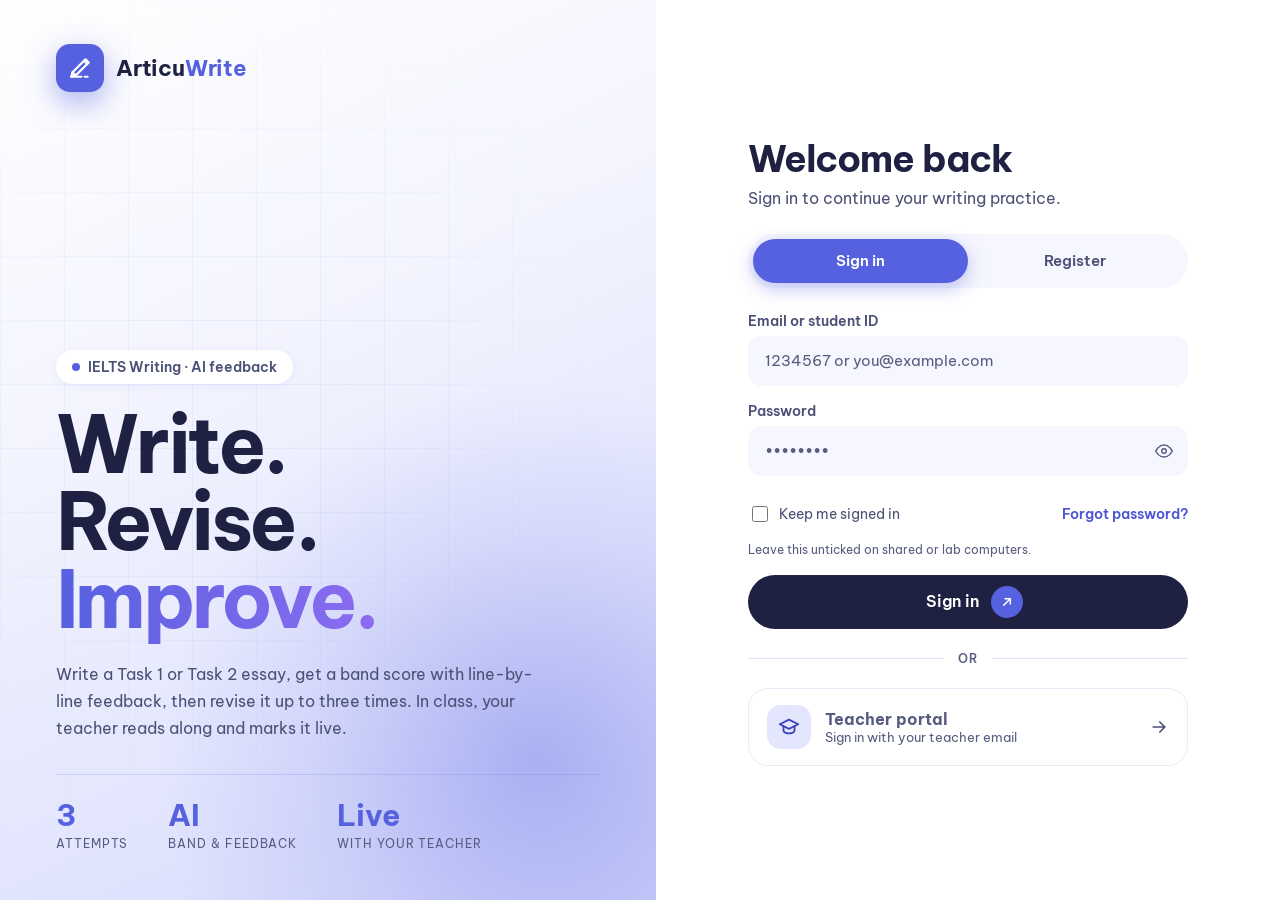
<file: index.html>
<!DOCTYPE html>
<html lang="vi"><head><meta charset="UTF-8">
<meta name="viewport" content="width=device-width, initial-scale=1">
<!-- App icon: SVG data URI — no file, no extra request, no 404 -->
<link rel="icon" type="image/svg+xml" href="icon.svg">
<link rel="apple-touch-icon" href="apple-touch-icon.png">
<meta name="theme-color" content="#5661E0">
<title>Writing App</title></head>
<body><script>
// Route to the right dashboard, but ONLY for a session that is still valid.
// Expired or legacy sessions are cleared so nobody lands in someone else's account.
(function(){
  var SKEY='aw_session';
  function clear(){ try{localStorage.removeItem(SKEY);}catch(e){} try{sessionStorage.removeItem(SKEY);}catch(e){} }
  var raw=null;
  try{ raw=sessionStorage.getItem(SKEY)||localStorage.getItem(SKEY); }catch(e){}
  if(!raw){ location.replace('login.html'); return; }
  try{
    var o=JSON.parse(raw);
    // legacy format (no expiry) → force a fresh login
    if(!o||!o.data||!o.exp||Date.now()>o.exp){ clear(); location.replace('login.html'); return; }
    location.replace(o.data.role==='teacher'?'teacher.html':'student.html');
  }catch(e){ clear(); location.replace('login.html'); }
})();
</script>
<noscript><meta http-equiv="refresh" content="0; url=login.html"></noscript>
</body></html>
</file>
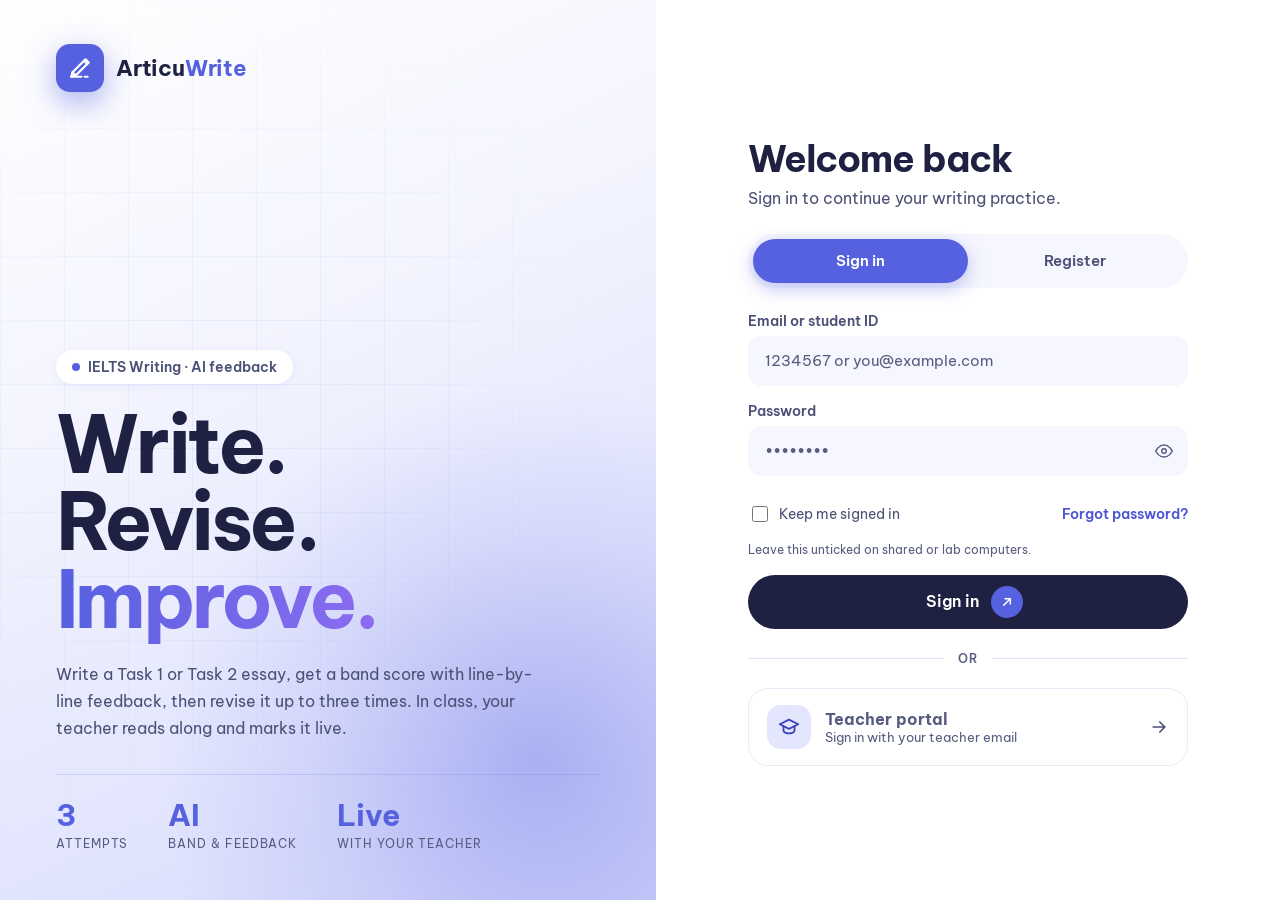
<file: board.html>
<!DOCTYPE html>
<html lang="vi">
<head>
<meta charset="UTF-8">
<meta name="viewport" content="width=device-width, initial-scale=1">
<!-- App icon: SVG data URI — no file, no extra request, no 404 -->
<link rel="icon" type="image/svg+xml" href="icon.svg">
<link rel="apple-touch-icon" href="apple-touch-icon.png">
<meta name="theme-color" content="#5661E0">
<title>Writing App</title>
<link rel="stylesheet" href="aw-theme.css">
<style>
  .aw-board-toolbar{display:flex;gap:4px;align-items:center;flex-wrap:wrap;background:var(--aw-surface);border:none;border-radius:20px;padding:8px 10px;margin-bottom:14px;box-shadow:var(--aw-shadow);position:sticky;top:12px;z-index:50}
  .aw-tbtn{min-width:38px;height:38px;border:none;background:none;border-radius:12px;cursor:pointer;color:var(--aw-ink-2);font-weight:700;display:inline-grid;place-items:center;font-size:.9rem;padding:0 8px}
  .aw-tbtn:hover{background:var(--aw-primary-lt);color:var(--aw-primary)}
  .aw-tbtn.on{background:var(--aw-primary);color:#fff}
  .aw-tsep{width:1px;height:22px;background:var(--aw-border);margin:0 4px}
  .aw-tcolor{width:26px;height:26px;border:none;border-radius:6px;cursor:pointer;padding:0;background:none}
  .aw-tcolor-sw{width:22px;height:22px;border-radius:4px;border:2px solid rgba(0,0,0,.15);cursor:pointer;display:inline-block;vertical-align:middle;padding:0;margin:0 1px;transition:transform .12s,border-color .12s;flex-shrink:0}
  .aw-tcolor-sw:hover{transform:scale(1.25);border-color:rgba(0,0,0,.5)}
  .aw-canvas-wrap{background:var(--aw-surface);border:none;border-radius:var(--aw-r-lg);box-shadow:var(--aw-shadow);overflow:auto;padding:0}
  .aw-canvas{min-height:60vh;padding:40px 48px;font-size:16px;line-height:1.7;color:var(--aw-ink);outline:none;transform-origin:top left;transition:transform .15s,font-size .15s;overflow-wrap:break-word}
  .aw-canvas:empty:before{content:attr(data-ph);color:var(--aw-ink-3)}
  .aw-canvas img{max-width:100%;height:auto;border-radius:14px;margin:6px 0;cursor:pointer}
  /*── tables ──*/
  .aw-canvas table{border-collapse:collapse;table-layout:fixed;margin:8px 0;max-width:none}
  .aw-canvas td,.aw-canvas th{border:1px solid var(--aw-ink-3,#6b7280);padding:6px 8px;vertical-align:top;overflow-wrap:anywhere;min-width:20px}
  .aw-canvas table.aw-nob td,.aw-canvas table.aw-nob th{border-color:transparent}
  /*── free layer (text boxes, drawing, shapes) ──*/
  .aw-canvas{position:relative}
  .aw-fl{position:absolute;left:0;top:0;right:0;bottom:0;pointer-events:none;z-index:2;user-select:none}
  .aw-fl.t-pen,.aw-fl.t-hl,.aw-fl.t-eraser,.aw-fl.t-shape,.aw-fl.t-text,.aw-fl.t-select{pointer-events:auto;touch-action:none}
  .aw-fl.t-pen,.aw-fl.t-hl,.aw-fl.t-shape,.aw-fl.t-text{cursor:crosshair}
  .aw-fl.t-eraser{cursor:cell}
  .aw-fl.t-select{cursor:default}
  .aw-fl-svg{position:absolute;left:0;top:0;width:100%;height:100%;overflow:visible;pointer-events:none}
  .aw-fl .fo{pointer-events:none;stroke-linecap:round;stroke-linejoin:round;vector-effect:non-scaling-stroke}
  .aw-fl .fo path,.aw-fl .fo ellipse{vector-effect:non-scaling-stroke}
  .aw-fl .fo[data-k="pen"],.aw-fl .fo[data-k="hl"]{fill:none}
  .aw-fl .fo[data-k="hl"]{stroke-opacity:.45;mix-blend-mode:multiply;stroke-linecap:butt}
  .aw-fl.t-select .fo,.aw-fl.t-select .fo *,.aw-fl.t-eraser .fo,.aw-fl.t-eraser .fo *{pointer-events:visiblePainted}
  .aw-fb{position:absolute;min-width:60px;padding:4px 6px;line-height:1.35;outline:none;overflow-wrap:anywhere;white-space:pre-wrap;box-sizing:border-box;pointer-events:auto;user-select:text;border-radius:4px}
  .aw-fb[contenteditable="true"]{outline:2px dashed var(--aw-primary);background:rgba(255,255,255,.6);cursor:text}
  .aw-fb[contenteditable="true"]:empty:before{content:'Type here…';color:#999}
  .aw-fl.t-pen .aw-fb,.aw-fl.t-hl .aw-fb,.aw-fl.t-shape .aw-fb,.aw-fl.t-text .aw-fb,.aw-fl.t-eraser .aw-fb{pointer-events:none}
  .aw-fl.t-select .aw-fb{cursor:move}
  .aw-canvas.free-on{caret-color:transparent}
  .aw-cols{column-gap:32px;column-rule:1px solid var(--aw-border)}
  .aw-flsel{position:fixed;z-index:60;border:1.5px solid var(--aw-primary);pointer-events:none;box-sizing:border-box}
  .aw-flsel .h{position:absolute;width:10px;height:10px;background:#fff;border:2px solid var(--aw-primary);border-radius:50%;pointer-events:auto;touch-action:none}
  .aw-flsel .h[data-h="nw"]{left:-6px;top:-6px;cursor:nwse-resize}.aw-flsel .h[data-h="n"]{left:calc(50% - 5px);top:-6px;cursor:ns-resize}
  .aw-flsel .h[data-h="ne"]{right:-6px;top:-6px;cursor:nesw-resize}.aw-flsel .h[data-h="e"]{right:-6px;top:calc(50% - 5px);cursor:ew-resize}
  .aw-flsel .h[data-h="se"]{right:-6px;bottom:-6px;cursor:nwse-resize}.aw-flsel .h[data-h="s"]{left:calc(50% - 5px);bottom:-6px;cursor:ns-resize}
  .aw-flsel .h[data-h="sw"]{left:-6px;bottom:-6px;cursor:nesw-resize}.aw-flsel .h[data-h="w"]{left:-6px;top:calc(50% - 5px);cursor:ew-resize}
  .aw-flsel .mv,.aw-flsel .rt{position:absolute;width:28px;height:28px;border-radius:50%;background:var(--aw-primary);color:#fff;display:grid;place-items:center;pointer-events:auto;cursor:move;box-shadow:0 2px 6px rgba(0,0,0,.25);touch-action:none;font-style:normal}
  .aw-flsel .mv{left:-36px;bottom:-36px}
  .aw-flsel .rt{left:50%;top:-52px;margin-left:-14px;cursor:grab;display:none}
  .aw-flsel .rt::after{content:'';position:absolute;left:50%;top:100%;width:1.5px;height:24px;background:var(--aw-primary);transform:translateX(-50%)}
  .aw-flsel.rotok .rt{display:grid}
  .aw-flsel .mv svg,.aw-flsel .rt svg{width:16px;height:16px;pointer-events:none;transform:rotate(calc(-1 * var(--rot,0deg)))}
  .aw-flsel .ic svg{transform:rotate(calc(-1 * var(--rot,0deg)))}
  .aw-flsel .ic{position:absolute;width:28px;height:28px;border-radius:50%;background:#fff;border:1.5px solid var(--aw-primary);color:var(--aw-primary);display:grid;place-items:center;pointer-events:auto;cursor:pointer;box-shadow:0 2px 6px rgba(0,0,0,.18);touch-action:none}
  .aw-flsel .ic svg{width:15px;height:15px;pointer-events:none}
  .aw-flsel .ic.dl{left:-36px;top:-36px;color:#B42318;border-color:#B42318}
  .aw-flsel .ic.dp{right:-36px;top:-36px}
  .aw-flsel .ic.co{right:-36px;bottom:-36px}
  .aw-flsel.edge-l .ic.dl,.aw-flsel.edge-l .mv{left:6px}
  .aw-flsel.edge-r .ic.dp,.aw-flsel.edge-r .ic.co{right:6px}
  .aw-flsel.edge-t .ic.dl,.aw-flsel.edge-t .ic.dp{top:6px}
  .aw-flsel.edge-b .mv,.aw-flsel.edge-b .ic.co{bottom:6px}
  .aw-flsel .fl{position:absolute;left:50%;bottom:-38px;transform:translateX(-50%);background:var(--aw-primary);color:#fff;font-style:normal;font-size:.72rem;font-weight:700;padding:4px 10px;border-radius:999px;cursor:pointer;pointer-events:auto;white-space:nowrap;display:none}
  .aw-flsel.free .fl{display:block}
  .aw-flsel.pic .ic.co{display:none}
  .aw-flsel.tbl .h[data-h="n"],.aw-flsel.tbl .h[data-h="s"],.aw-flsel.tbl .h[data-h="e"],.aw-flsel.tbl .h[data-h="w"]{display:none}
  .aw-tfree{box-shadow:0 0 0 1px rgba(86,97,224,.25)}
  body.aw-embed .aw-side,body.aw-embed .aw-topbar,body.aw-embed .aw-menu-btn,body.aw-embed [data-fs]{display:none!important}
  body.aw-embed .aw-shell{grid-template-columns:minmax(0,1fr);padding:8px;gap:0}
  body.aw-fs .aw-side,body.aw-fs .aw-topbar,body.aw-fs .aw-menu-btn{display:none!important}
  body.aw-fs .aw-shell{grid-template-columns:minmax(0,1fr);padding:8px;gap:0}
  body.aw-fs .aw-content{padding-top:6px}
  #fsExit{position:fixed;right:14px;bottom:14px;z-index:950;border:none;border-radius:999px;background:#15171C;color:#fff;font-weight:700;font-size:.8rem;padding:9px 16px;cursor:pointer;box-shadow:0 4px 14px rgba(0,0,0,.35);opacity:.85}
  #fsExit:hover{opacity:1}
  .aw-fb:hover{outline:1px dashed var(--aw-primary-lt)}
  .aw-flsel .vp{position:absolute;width:12px;height:12px;border-radius:50%;background:#fff;border:2.5px solid var(--aw-primary);pointer-events:auto;cursor:crosshair;display:none;touch-action:none}
  .aw-flsel .vp.mid{border-color:#F08C00}
  .aw-flsel.poly .h{display:none}
  .aw-flbadge{position:fixed;z-index:70;transform:translate(-50%,-50%);background:#15171C;color:#fff;font-size:.72rem;font-weight:600;padding:3px 9px;border-radius:999px;pointer-events:none;white-space:nowrap}
  .aw-fllasso{position:fixed;left:0;top:0;width:100vw;height:100vh;z-index:60;pointer-events:none}
  .aw-ruler{position:fixed;left:0;top:0;height:46px;z-index:55;display:none;pointer-events:none;border-radius:6px;background:rgba(255,236,170,.72);border:1.5px solid rgba(120,90,0,.55);box-shadow:0 2px 8px rgba(0,0,0,.18);transform-origin:50% 50%;background-image:repeating-linear-gradient(90deg,rgba(80,60,0,.6) 0 1px,transparent 1px 37.8px),repeating-linear-gradient(90deg,rgba(80,60,0,.4) 0 1px,transparent 1px 7.56px);background-size:100% 12px,100% 6px;background-repeat:no-repeat;background-position:0 0,0 0}
  .aw-ruler .rl-mid{position:absolute;left:50%;top:50%;width:46px;height:20px;transform:translate(-50%,-50%);background:rgba(120,90,0,.18);border-radius:10px;cursor:move;pointer-events:auto;touch-action:none}
  .aw-ruler .rl-end{position:absolute;top:50%;width:24px;height:24px;margin-top:-12px;border-radius:50%;background:rgba(120,90,0,.28);cursor:grab;pointer-events:auto;touch-action:none}
  .aw-ruler .rl-end.l{left:6px}.aw-ruler .rl-end.r{right:6px}
  .aw-ruler .rl-deg{position:absolute;left:50%;bottom:3px;transform:translateX(-50%);font-size:.7rem;color:#5a4300}
  .aw-rb-b.aw-txt{font-size:.74rem;white-space:nowrap}
  .aw-rb-b.aw-ls{min-width:38px}
  .aw-fltick{position:fixed;width:2.4px;height:15px;background:var(--aw-primary);border-radius:2px;pointer-events:none;z-index:70}
  .aw-flband{position:fixed;z-index:60;border:1.5px dashed var(--aw-primary);background:rgba(86,97,224,.1);pointer-events:none}
  .aw-fpanel{position:fixed;z-index:800;background:var(--aw-surface);border-radius:16px;box-shadow:0 10px 32px rgba(0,0,0,.25);max-height:68vh;display:flex;flex-direction:column;overflow:hidden}
  .aw-fp-head{display:flex;align-items:center;justify-content:space-between;padding:8px 12px;background:var(--aw-primary);color:#fff;cursor:move;user-select:none;touch-action:none}
  .aw-fp-x{border:none;background:none;color:#fff;font-size:1.3rem;cursor:pointer;line-height:1}
  .aw-fp-body{padding:10px;overflow:auto;flex:1;min-height:0}
  .aw-fp-rs{position:absolute;right:0;bottom:0;width:22px;height:22px;cursor:nwse-resize;touch-action:none;background:linear-gradient(135deg,transparent 52%,var(--aw-border) 52%,var(--aw-border) 60%,transparent 60%,transparent 70%,var(--aw-border) 70%,var(--aw-border) 78%,transparent 78%);border-bottom-right-radius:16px}
  .aw-fp-tip{font-size:.72rem;color:var(--aw-ink-3);margin-top:8px;line-height:1.4}
  .aw-shgrid{display:grid;grid-template-columns:repeat(auto-fill,minmax(40px,1fr));gap:4px}
  .aw-shsep{grid-column:1/-1;height:1px;background:var(--aw-border);margin:3px 0}
  .aw-shbtn{height:40px;border:1px solid var(--aw-border);background:var(--aw-surface);border-radius:8px;cursor:pointer;color:var(--aw-ink-2);display:grid;place-items:center;padding:0}
  .aw-shbtn svg{width:26px;height:26px}
  .aw-shbtn:hover,.aw-shbtn.cur{background:var(--aw-primary-lt);color:var(--aw-primary);border-color:var(--aw-primary)}
  .aw-symseg{display:flex;gap:4px;margin-bottom:8px}
  .aw-symseg button{flex:1;border:none;background:var(--aw-surface-2);border-radius:8px;padding:6px;font-weight:600;cursor:pointer;color:var(--aw-ink-2)}
  .aw-symseg button.cur{background:var(--aw-primary);color:#fff}
  .aw-symhd{display:flex;align-items:center;justify-content:space-between;font-size:.74rem;font-weight:700;color:var(--aw-ink-2);margin:10px 0 4px}
  .aw-symhd label{font-weight:500;color:var(--aw-ink-3);display:inline-flex;gap:3px;align-items:center}
  .aw-symgrid{display:flex;flex-wrap:wrap;gap:4px}
  .sym-chip{min-width:34px;height:32px;padding:0 9px;border-radius:7px;border:1px solid var(--aw-border);font-size:13px;font-weight:700;color:var(--aw-ink);background:var(--aw-surface);cursor:pointer}
  .sym-chip.ring{width:36px;min-width:36px;height:36px;padding:0;border-radius:50%;border:1.5px solid var(--aw-ink);font-size:12px}
  .sym-chip.two{display:inline-flex;flex-direction:column;align-items:center;justify-content:center;height:42px;padding:0 8px;line-height:1.05}
  .sym-chip.two small{font-size:10.5px;font-weight:600}
  .sym-chip.it{font-style:italic;font-weight:600}
  .sym-chip:hover,.sym-chip.cur{background:var(--aw-primary-lt);border-color:var(--aw-primary);color:var(--aw-primary)}
  .sym-own{display:inline-flex;align-items:center;gap:1px}
  .sym-del{border:none;background:none;color:var(--aw-ink-3);cursor:pointer;font-size:1rem}
  .aw-symadd{display:flex;gap:6px;align-items:center;margin-top:8px;font-size:.78rem}
  .aw-symadd input[type=text],.aw-symadd input:not([type]){width:90px;border:1.5px solid var(--aw-border);border-radius:8px;padding:4px 6px;background:var(--aw-surface);color:var(--aw-ink)}
  .aw-symadd button{border:none;background:var(--aw-primary);color:#fff;border-radius:8px;padding:5px 12px;font-weight:600;cursor:pointer}
  .aw-cust{position:relative;display:inline-grid;place-items:center;font-size:.8rem;font-weight:700;color:#555;background:#fff;overflow:hidden}
  .aw-cust input{position:absolute;inset:0;opacity:0;cursor:pointer;width:100%;height:100%}
  /*── ribbon (Word-style) ──*/
  .aw-ribbon{position:sticky;top:8px;z-index:50;background:var(--aw-surface);border-radius:20px;box-shadow:var(--aw-shadow);margin-bottom:14px}
  .aw-rb-tabs{display:flex;align-items:center;gap:2px;padding:6px 12px 0;border-bottom:1px solid var(--aw-border)}
  .aw-rb-tab{border:none;background:none;padding:7px 16px;border-radius:10px 10px 0 0;font-weight:600;font-size:.86rem;color:var(--aw-ink-2);cursor:pointer;border-bottom:3px solid transparent}
  .aw-rb-tab:hover{background:var(--aw-surface-2)}
  .aw-rb-tab.on{color:var(--aw-primary);border-bottom-color:var(--aw-primary);font-weight:700}
  .aw-rb-tab-tbl{opacity:.55}
  .aw-rb-tab-tbl.live{opacity:1;color:#fff;background:var(--aw-primary);border-radius:10px 10px 0 0}
  .aw-rb-tab-tbl.live.on{border-bottom-color:var(--aw-primary-dk,#3a43b5)}
  .aw-rb-panel{display:flex;flex-wrap:wrap;align-items:stretch;padding:8px 10px 6px}
  .aw-rb-panel[hidden]{display:none}
  .aw-rb-panel.idle .aw-rb-grp{opacity:.5}
  /* Shapes / Symbols panels: a thin scrollbar in the page's tint instead of the thick grey one */
  .aw-fpanel,.aw-fpanel *{scrollbar-width:thin;scrollbar-color:rgba(86,97,224,.2) transparent}
  .aw-fpanel *::-webkit-scrollbar{width:8px;height:8px}
  .aw-fpanel *::-webkit-scrollbar-track{background:transparent}
  .aw-fpanel *::-webkit-scrollbar-thumb{background:rgba(86,97,224,.2);border-radius:8px}
  .aw-fpanel *:hover::-webkit-scrollbar-thumb{background:rgba(86,97,224,.36)}
  .aw-rb-panel.awm{position:relative;align-items:stretch;padding:8px 6px}
  .awm .awm-col{justify-content:center;gap:6px;padding:0 14px}
  .awm .awm-col:first-child{padding-left:4px}
  .awm .awm-col:nth-last-child(2){border-right:0}
  .awm .aw-rb-row{flex-wrap:wrap;min-height:36px;gap:3px}
  @media (min-width:700px){ .awm .aw-rb-row{flex-wrap:nowrap} }
  .awm .aw-rb-b{min-width:34px;height:34px}
  .awm .awm-lab{gap:6px;font-size:.8rem;padding:0 7px}
  .awm .awm-lab svg{width:18px;height:18px;flex:none}
  .awm .aw-tcolor-sw{width:24px;height:24px;border-radius:6px;display:inline-grid;place-items:center}
  .awm .awm-chip{width:32px;height:32px;border-radius:10px;background:var(--aw-surface-2,#f3f4fb);display:inline-grid;place-items:center;color:var(--aw-ink-2);margin-right:4px;flex:none}
  .awm .aw-ls{min-width:42px}
  .awm .aw-tl-f{display:inline-flex;align-items:center;gap:5px;font-weight:700}
  .awm-pop{position:absolute;z-index:70;min-width:220px;padding:6px;background:#fff;border-radius:14px;box-shadow:0 12px 32px rgba(30,40,90,.18),0 0 0 1px var(--aw-border);display:flex;flex-direction:column;gap:2px}
  .awm-pop[hidden]{display:none}
  .awm-pop .aw-rb-b{width:100%;justify-content:flex-start;padding:0 12px}
  .aw-rb-grp{display:flex;flex-direction:column;justify-content:space-between;gap:4px;padding:0 12px;border-right:1px solid var(--aw-border)}
  .aw-rb-grp:last-child{border-right:none}
  .aw-rb-row{display:flex;align-items:center;gap:3px;flex-wrap:wrap}
  .aw-rb-lbl{font-size:.68rem;color:var(--aw-ink-3);text-align:center;margin-top:2px}
  .aw-rb-hint{font-size:.7rem;color:var(--aw-ink-3)}
  .aw-rb-b{min-width:30px;height:30px;border:none;background:none;border-radius:8px;cursor:pointer;color:var(--aw-ink-2);display:inline-flex;align-items:center;justify-content:center;gap:4px;font-size:.84rem;font-weight:600;padding:0 6px;position:relative}
  .aw-rb-b:hover{background:var(--aw-primary-lt);color:var(--aw-primary)}
  .aw-rb-b.on{background:var(--aw-primary);color:#fff}
  .aw-rb-t{background:var(--aw-surface-2);font-size:.78rem}
  .aw-rb-big{flex-direction:column;height:54px;min-width:58px;font-size:.74rem;gap:2px}
  .aw-rb-big svg{width:22px;height:22px}
  .aw-rb-caret{min-width:14px;width:14px;padding:0;font-size:.7rem}
  .aw-rb-split{display:inline-flex;align-items:center;background:var(--aw-surface-2);border-radius:8px}
  .aw-rb-bar{position:absolute;left:6px;right:6px;bottom:2px;height:3px;border-radius:2px}
  .aw-rb-sel{height:30px;border:1.5px solid var(--aw-border);border-radius:8px;background:var(--aw-surface);color:var(--aw-ink);font-size:.8rem;padding:0 6px;font-family:inherit}
  .aw-rb-size .aw-rb-sel{width:52px;text-align:center}
  .aw-pal{position:fixed;z-index:900;background:var(--aw-surface);border-radius:12px;box-shadow:0 8px 24px rgba(0,0,0,.2);padding:10px;width:184px}
  .aw-pal-grid{display:grid;grid-template-columns:repeat(5,1fr);gap:4px;margin-bottom:8px}
  .aw-pal-grid button{height:26px;border:1px solid rgba(0,0,0,.18);border-radius:4px;cursor:pointer;padding:0}
  .aw-pal-grid button:hover{outline:2px solid var(--aw-primary)}
  .aw-pal-row{display:flex;align-items:center;justify-content:space-between;width:100%;border:none;background:none;padding:6px 4px;font-size:.8rem;color:var(--aw-ink-2);cursor:pointer;border-radius:6px;text-align:left}
  .aw-pal-row:hover{background:var(--aw-surface-2)}
  .aw-selcells{position:fixed;left:0;top:0;width:0;height:0;z-index:45;pointer-events:none}
  .aw-selcell{position:fixed;box-sizing:border-box;border:2px solid var(--aw-primary);border-radius:2px}
  .aw-selcell.multi{background:rgba(86,97,224,.22)}
  .aw-tl-f{display:inline-flex;align-items:center;gap:4px;font-weight:600;font-size:.78rem}
  .aw-tl-f input{width:58px;border:1.5px solid var(--aw-border);border-radius:8px;padding:4px 6px;font-size:.8rem;background:var(--aw-surface);color:var(--aw-ink)}
  .aw-tl-grid{display:inline-grid;grid-template-columns:repeat(3,28px);gap:2px}
  .aw-tl-al{min-width:28px!important;height:26px!important;padding:0!important}
  .aw-tblpick{position:fixed;z-index:900;background:var(--aw-surface);border-radius:14px;box-shadow:var(--aw-shadow-lg,0 8px 24px rgba(0,0,0,.2));padding:10px}
  .aw-tblpick-lbl{font-size:.8rem;font-weight:700;margin-bottom:6px;color:var(--aw-ink-2)}
  .aw-tblpick-grid{display:grid;grid-template-columns:repeat(10,20px);gap:2px}
  .aw-tblpick-grid i{width:20px;height:20px;border:1px solid var(--aw-border);border-radius:3px;display:block;cursor:pointer}
  .aw-tblpick-grid i.on{background:var(--aw-primary-lt);border-color:var(--aw-primary)}
  .aw-canvas img.selected{outline:2px solid var(--aw-primary);outline-offset:2px}
  .aw-img-controls{position:fixed;z-index:60;display:none;gap:3px;background:#1E2142;border-radius:14px;padding:5px 6px;box-shadow:0 4px 20px rgba(0,0,0,.4);flex-wrap:wrap;max-width:340px;align-items:center}
  /*── student help tools (raise hand / ask teacher) ──*/
  .bd-hand{position:fixed;bottom:84px;right:24px;z-index:400;background:#fff;color:var(--aw-accent);border:2px solid var(--aw-accent);border-radius:999px;padding:11px 20px;font-weight:600;font-size:.92rem;cursor:pointer;box-shadow:var(--aw-shadow);font-family:var(--aw-font-body)}
  .bd-hand:hover{transform:translateY(-2px)}
  .bd-hand.on{background:var(--aw-accent);color:#fff}
  .bd-ask{position:fixed;bottom:24px;right:24px;z-index:400;background:var(--aw-primary-dk);color:#fff;border:none;border-radius:999px;padding:14px 22px;font-weight:600;font-size:.95rem;cursor:pointer;box-shadow:var(--aw-shadow-lg);font-family:var(--aw-font-body)}
  .bd-ask:hover{transform:translateY(-2px)}
  .bd-askpanel{position:fixed;bottom:24px;right:24px;z-index:401;width:360px;max-width:calc(100vw - 32px);background:#fff;border-radius:24px;box-shadow:var(--aw-shadow-lg);display:none;flex-direction:column;overflow:hidden}
  .bd-askpanel.show{display:flex}
  .bd-askhead{background:var(--aw-primary-dk);color:#fff;padding:14px 18px;display:flex;justify-content:space-between;align-items:center}
  .bd-asknote{background:var(--aw-surface-2);color:#1E2142;font-size:.78rem;padding:9px 14px;line-height:1.4;border-bottom:none}
  .bd-askpanel textarea{border:1.5px solid transparent;background:var(--aw-surface-2);border-radius:16px;padding:10px;margin:12px 14px 8px;font-size:.88rem;font-family:var(--aw-font-body);resize:vertical;min-height:80px;outline:none}
  .bd-askpanel textarea:focus{border-color:var(--aw-primary)}
  .bd-askpanel > .aw-btn{margin:0 14px 14px;width:calc(100% - 28px)}
  .aw-img-controls button{background:none;border:none;color:#fff;padding:5px 8px;font-size:.78rem;cursor:pointer;border-radius:5px}
  .aw-img-controls button:hover{background:rgba(255,255,255,.15)}
  .aw-canvas[contenteditable="false"]{cursor:default}
  .aw-board-head{display:flex;align-items:center;gap:12px;margin-bottom:14px;flex-wrap:wrap}
  .aw-board-title-in{font-family:var(--aw-font-display);font-size:1.3rem;font-weight:600;border:none;background:none;color:var(--aw-ink);outline:none;flex:1;min-width:180px}
  .aw-board-title-in:focus{border-bottom:2px solid var(--aw-primary)}
  .aw-save-dot{font-size:.8rem;color:var(--aw-ink-3)}
  .aw-board-card{background:var(--aw-surface);border:none;border-radius:20px;padding:20px;cursor:pointer;transition:transform .14s,box-shadow .16s;box-shadow:var(--aw-shadow)}
  .aw-board-card:hover{transform:translateY(-3px);box-shadow:var(--aw-shadow-lg)}
  .aw-board-card h3{margin:0 0 8px;font-family:var(--aw-font-display);font-size:1.05rem}
  .aw-board-card .meta{font-size:.8rem;color:var(--aw-ink-3)}
  .aw-zoom-ind{font-size:.82rem;color:var(--aw-ink-2);min-width:44px;text-align:center}
</style>
</head>
<body>
<div id="app"></div>

<div class="aw-img-controls" id="imgCtrl">
  <button id="imgMatchPrev" title="Đồng bộ kích thước với ảnh liền trước">↕ Same size</button>
  <button id="imgSideBySide" title="Xếp tất cả ảnh trong board thành 2 cột ngang">⊞ Side-by-side</button>
  <button id="imgStack" title="Back to vertical layout">Stack</button>
</div>

<div class="aw-modal-bg" id="boardModal"><div class="aw-modal2 bm-body"></div></div>
<style>
  .aw-modal-bg{position:fixed;inset:0;background:rgba(16,34,46,.5);z-index:500;display:none;align-items:center;justify-content:center;padding:20px}
  .aw-modal-bg.show{display:flex}
  .aw-modal2{background:var(--aw-surface);border-radius:var(--aw-r-lg);width:100%;max-width:460px;box-shadow:var(--aw-shadow-lg);padding:28px}
</style>

<script src="aw-common.js"></script>
<script src="aw-free.js?v=3"></script>
<script>
if (typeof AW === 'undefined') {
  document.body.innerHTML = '<div style="max-width:560px;margin:80px auto;padding:30px;border:2px solid #EA4335;border-radius:14px;font-family:system-ui;color:#1E2142"><h2>&#9888; Kh&ocirc;ng t&#7843;i &#273;&#432;&#7907;c aw-common.js</h2><p>File <b>aw-common.js</b> v&agrave; <b>aw-theme.css</b> ph&#7843;i n&#7857;m <b>c&ugrave;ng th&#432; m&#7909;c</b> v&#7899;i file HTML n&agrave;y tr&ecirc;n GitHub. Upload &#273;&#7911; ch&uacute;ng r&#7891;i t&#7843;i l&#7841;i trang.</p></div>';
  throw new Error('aw-common.js not loaded');
}

var sess = AW.session.require();
if (!sess) throw 'redirect';
/* ?view=1 : the teacher looks at a board read-only (as a student sees it), e.g. from Live Observation; ?embed=1 hides the page frame */
var VIEW = /[?&]view=1/.test(location.search), EMBED = /[?&]embed=1/.test(location.search);
var isTeacherUser = sess.role === 'teacher';
var isTeacher = isTeacherUser && !VIEW;
if (EMBED) document.body.classList.add('aw-embed');

var nav = AW.navFor(isTeacherUser ? 'teacher' : 'student', 'board');

var content = AW.renderShell({
  mount:'app', nav:nav,
  eyebrow:'', title:'Interactive Board'
});

var curBoard=null, zoom=1, saveTimer=null, pollTimer=null;
var BASE_CANVAS_PX = 16;  // matches .aw-canvas font-size; student zoom scales from this

/*──── resolve which class this board belongs to ────*/
// Teacher: use the class selected in the dashboard (localStorage 'aw_teacher_class')
// Student: use their own class from session
function myBoardClass(){
  if (isTeacherUser) return localStorage.getItem('aw_teacher_class') || sess.class || '';
  return sess.class || '';
}

/*──── board list ────*/
var teacherClasses=[];
function showList(){
  stopPoll();
  document.getElementById('awPageTitle').textContent='Interactive Board';
  content.innerHTML =
    (isTeacher ? '<button class="aw-btn aw-btn-primary" id="newBoard" style="margin-bottom:18px">+ New Board</button>' : '') +
    '<div id="boardGrid" class="aw-grid"><div class="aw-empty"><span class="aw-spin aw-spin-dark"></span></div></div>';
  if (isTeacher){
    document.getElementById('newBoard').onclick=openBoardModal;
    // preload teacher's classes for the class dropdown
    AW.api('class.list',{teacherEmail:sess.email}).then(function(r){ teacherClasses=(r&&r.data)||[]; });
  }
  AW.api('board.list',{class:myBoardClass()}).then(function(res){
    var rows=(res&&res.data)||[];
    var grid=document.getElementById('boardGrid');
    if(!rows.length){grid.innerHTML='<div class="aw-empty">'+AW.icon('modes')+'<p>'+(isTeacher?'No boards yet. Click "+ New Board".':'No boards for your class yet.')+'</p></div>';return;}
    grid.innerHTML=rows.map(function(b){
      return '<div class="aw-board-card" data-id="'+AW.esc(b.boardId)+'">' +
        '<h3>'+AW.esc(b.title)+'</h3>' +
        (b.className||b.class?'<span class="aw-tag aw-tag-type" style="font-size:.72rem">'+AW.esc(b.className||b.class)+'</span> ':'') +
        '<div class="meta">Updated: '+(b.updatedAt?new Date(b.updatedAt).toLocaleString():'—')+'</div>' +
        (isTeacher?'<button class="aw-btn aw-btn-ghost" style="padding:5px 12px;margin-top:10px" data-del="'+AW.esc(b.boardId)+'">Delete</button>':'') +
        '</div>';
    }).join('');
    AW.els('.aw-board-card').forEach(function(c){
      c.onclick=function(e){ if(e.target.hasAttribute('data-del'))return; openBoard(c.dataset.id); };
    });
    AW.els('[data-del]').forEach(function(b){
      b.onclick=function(e){ e.stopPropagation();
        if(confirm('Delete this board?')) AW.api('board.delete',{boardId:b.dataset.del}).then(showList);
      };
    });
  });
}

function openBoardModal(){
  var classOpts = teacherClasses.length
    ? teacherClasses.map(function(c){
        var sel=(c.classId===myBoardClass())?' selected':'';
        return '<option value="'+AW.esc(c.classId)+'"'+sel+'>'+AW.esc(c.className)+' ('+AW.esc(c.classId)+')</option>';
      }).join('')
    : '<option value="'+AW.esc(myBoardClass())+'">'+AW.esc(myBoardClass()||'(current class)')+'</option>';
  var bg=document.getElementById('boardModal');
  bg.querySelector('.bm-body').innerHTML=
    '<h2 style="margin:0 0 4px;font-family:var(--aw-font-display);font-size:1.4rem">Create New Board</h2>'+
    '<p style="margin:0 0 18px;color:var(--aw-ink-2);font-size:.9rem">Only students in the selected class will see this board.</p>'+
    '<div class="aw-field"><label class="aw-label">Board title</label>'+
      '<input class="aw-input" id="bmTitle" placeholder="e.g. Week 1 — Lesson Board"></div>'+
    '<div class="aw-field"><label class="aw-label">Class</label>'+
      '<select class="aw-select" id="bmClass" style="width:100%">'+classOpts+'</select></div>'+
    '<div style="display:flex;gap:10px;justify-content:flex-end;margin-top:8px">'+
      '<button class="aw-btn aw-btn-ghost" id="bmCancel">Cancel</button>'+
      '<button class="aw-btn aw-btn-primary" id="bmCreate">Create Board</button>'+
    '</div>';
  bg.classList.add('show');
  document.getElementById('bmCancel').onclick=function(){ bg.classList.remove('show'); };
  document.getElementById('bmCreate').onclick=function(){
    var title=document.getElementById('bmTitle').value.trim();
    var cls=document.getElementById('bmClass').value;
    if(!title){AW.toast('Enter a board title.','err');return;}
    var btn=this; btn.disabled=true; btn.textContent='Creating…';
    AW.api('board.create',{class:cls,title:title,owner:sess.name||sess.email}).then(function(res){
      if(res&&res.success){ bg.classList.remove('show'); AW.toast('Board created','ok'); openBoard(res.data.boardId); }
      else AW.toast('Failed to create','err');
    }).finally(function(){ btn.disabled=false; btn.textContent='Create Board'; });
  };
}

/*──── open board ────*/
function openBoard(id){
  AW.api('board.get',{boardId:id}).then(function(res){
    if(!res||!res.success){AW.toast('Không mở được bảng','err');return;}
    curBoard=res.data; zoom=isTeacher ? boardSavedZoom() : 1;
    renderBoard();
    if(!isTeacher){ startStudentPoll(); }
  });
}

/*── Student board polling ──────────────────────────────────────
  Uses meta-first pattern: poll board.meta (lightweight — only boardId + updatedAt)
  every 15s. Only fetch the full board.get when updatedAt has changed.
  Pauses when the tab is hidden to reduce Apps Script quota usage.              */
var _boardUnsub=null;
function startStudentPoll(){
  stopPoll();
  if (AW.firebaseOn) {
    // Firebase: the board is pushed the moment the teacher saves it
    var id=curBoard.boardId;
    AW.firebaseReady().then(function(FB){
      return FB.watchBoard(id, function(b){
        if(!curBoard || curBoard.boardId!==id || b.updatedAt===curBoard.updatedAt) return;
        curBoard.content=b.content; curBoard.updatedAt=b.updatedAt;
        var canvas=document.getElementById('canvas');
        if(canvas){ canvas.innerHTML=renderForStudent(curBoard.content||''); applyZoom(); }
      });
    }).then(function(unsub){ _boardUnsub=unsub; });
    return;
  }
  pollTimer = setInterval(refreshBoardMeta, 15000);
  document.addEventListener('visibilitychange', _onBoardVisibility);
}
function _onBoardVisibility(){
  clearInterval(pollTimer); pollTimer = null;
  if(document.visibilityState === 'visible'){
    refreshBoardMeta(); // catch up immediately on refocus
    pollTimer = setInterval(refreshBoardMeta, 15000);
  }
}
function refreshBoardMeta(){
  if(!curBoard) return;
  AW.api('board.meta',{boardId:curBoard.boardId}).then(function(res){
    if(!res||!res.success) return;
    if(res.data.updatedAt !== curBoard.updatedAt){
      refreshBoard(); // content changed → fetch full board
    }
  });
}
function refreshBoard(){
  if(!curBoard)return;
  AW.api('board.get',{boardId:curBoard.boardId}).then(function(res){
    if(res&&res.success){
      curBoard=res.data;
      var canvas=document.getElementById('canvas');
      if(canvas){
        canvas.innerHTML = isTeacher ? (curBoard.content||'') : renderForStudent(curBoard.content||'');
  if(isTeacher && window.AWFree) AWFree.hydrate(canvas);
        applyZoom(); // keep the student's own zoom across live updates
      }
    }
  });
}
function stopPoll(){
  if(pollTimer){clearInterval(pollTimer);pollTimer=null;}
  if(_boardUnsub){ _boardUnsub(); _boardUnsub=null; }
  document.removeEventListener('visibilitychange', _onBoardVisibility);
}

function renderBoard(){
  document.getElementById('awPageTitle').textContent='Interactive Board';
  var toolbar = isTeacher ? buildToolbar() : studentZoomBar();
  content.innerHTML =
    '<div class="aw-board-head">' +
      '<button class="aw-btn aw-btn-ghost" style="padding:7px 14px" onclick="backList()">← Boards</button>' +
      (isTeacher
        ? '<input class="aw-board-title-in" id="boardTitle" value="'+AW.esc(curBoard.title)+'">'
        : '<span class="aw-board-title-in" style="flex:1">'+AW.esc(curBoard.title)+'</span>') +
      (isTeacher
        ? '<span class="aw-save-dot" id="saveDot">✓ Saved</span>' +
          '<button class="aw-btn aw-btn-primary" id="saveBtn" style="padding:8px 18px;font-weight:700" onclick="saveNow()">💾 Save</button>'
        : '<span class="aw-save-dot">View only</span>') +
      '<button class="aw-btn aw-btn-accent" style="padding:8px 16px" onclick="exportPDF()">Export PDF</button>' +
    '</div>' +
    toolbar +
    '<div class="aw-canvas-wrap"><div class="aw-canvas" id="canvas" '+
      (isTeacher?'contenteditable="true"':'contenteditable="false"')+
      ' data-ph="'+(isTeacher?'Type here, paste text or images, format freely…':'')+'"></div></div>';

  var canvas=document.getElementById('canvas');
  canvas.innerHTML = isTeacher ? (curBoard.content||'') : renderForStudent(curBoard.content||'');
  if(isTeacher && window.AWFree) AWFree.hydrate(canvas);

  if(isTeacher){
    if(window.AWFree) drawMockup();
    wireToolbar();
    wireTables();
    if(window.AWFree) AWFree.wire(canvas);
    document.getElementById('boardTitle').oninput=scheduleSave;
    canvas.addEventListener('input', scheduleSave);
    canvas.addEventListener('paste', onPaste);
    // Ctrl+S / Cmd+S → save immediately
    document.addEventListener('keydown', function(e){
      if((e.ctrlKey||e.metaKey) && e.key==='s'){
        e.preventDefault();
        clearTimeout(saveTimer);
        saveNow();
      }
    });
  } else {
    wireStudentZoom();
    if(!VIEW) mountBoardHelp();
  }
  applyZoom();
}

/*── Students can raise a hand / ask the teacher while reading the board ──*/
function mountBoardHelp(){
  if(document.getElementById('bdHelp'))return;
  var w=document.createElement('div');
  w.id='bdHelp';
  w.innerHTML=
    '<button class="bd-hand" id="bdHand">✋ Raise hand</button>' +
    '<button class="bd-ask" id="bdAsk">🙋 Ask Teacher</button>' +
    '<div class="bd-askpanel" id="bdAskPanel">' +
      '<div class="bd-askhead"><b>Ask your teacher</b>' +
        '<button id="bdAskClose" style="background:none;border:none;color:#fff;font-size:1.2rem;cursor:pointer;line-height:1">×</button></div>' +
      '<div class="bd-asknote">Your teacher sees this live. Replies appear in <b>Q&amp;A with Teacher</b>.</div>' +
      '<textarea id="bdAskText" placeholder="Type your question about the board…"></textarea>' +
      '<button class="aw-btn aw-btn-primary" id="bdAskSend">Send</button>' +
    '</div>';
  document.body.appendChild(w);

  var raised=false;
  document.getElementById('bdHand').onclick=function(){
    raised=!raised;
    var b=this;
    AW.api('write.raiseHand',{
      studentId:sess.studentId, name:sess.name, class:sess.class,
      raised:raised, where:'Interactive Board', mode:'board'
    }).then(function(res){
      if(res&&res.success){
        b.textContent=raised?'✋ Hand raised':'✋ Raise hand';
        b.classList.toggle('on',raised);
        AW.toast(raised?'Teacher notified you raised your hand':'Hand lowered','ok');
      } else { raised=!raised; AW.toast('Could not reach the teacher','err'); }
    });
  };
  var panel=document.getElementById('bdAskPanel');
  var askFab=document.getElementById('bdAsk'), handFab=document.getElementById('bdHand');
  function showPanel(on){
    panel.classList.toggle('show', on);
    askFab.style.display = on ? 'none' : '';
    handFab.style.display = on ? 'none' : '';   // otherwise it floats over the panel
  }
  askFab.onclick=function(){ showPanel(true); document.getElementById('bdAskText').focus(); };
  document.getElementById('bdAskClose').onclick=function(){ showPanel(false); };
  document.getElementById('bdAskSend').onclick=function(){
    var t=document.getElementById('bdAskText');
    var q=(t.value||'').trim(); if(!q){AW.toast('Type your question','err');return;}
    var btn=this; btn.disabled=true; btn.textContent='Sending…';
    AW.api('query.create',{
      class:sess.class, studentId:sess.studentId, studentName:sess.name,
      mode:'board', topic:(curBoard&&curBoard.title)||'Interactive Board',
      topicId:(curBoard&&curBoard.boardId)||'', question:q, phase:'live'
    }).then(function(res){
      if(res&&res.success){ AW.toast('Sent to your teacher','ok'); t.value=''; panel.classList.remove('show'); }
      else AW.toast('Failed to send','err');
    }).finally(function(){ btn.disabled=false; btn.textContent='Send'; });
  };
}

/*── Student view ──
  Teachers enlarge text so the whole class can read it on the projector.
  On a student's own screen that huge text is unhelpful, so we strip the
  teacher's font-size choices (keeping every other format: bold, colour,
  highlight, lists, images) and give students their own zoom instead. */
function renderForStudent(html){
  var tmp=document.createElement('div');
  tmp.innerHTML=html||'';
  tmp.querySelectorAll('[style]').forEach(function(el){
    if(el.closest('.aw-fl')) return;   // text boxes on the free layer keep the size they were given
    el.style.removeProperty('font-size');
    if(!el.getAttribute('style')) el.removeAttribute('style');
  });
  // legacy <font size> tags from execCommand
  tmp.querySelectorAll('font[size]').forEach(function(el){ el.removeAttribute('size'); });
  if(window.AWFree) AWFree.hydrate(tmp);
  return tmp.innerHTML;
}
function studentZoomBar(){
  return '<div class="aw-board-toolbar" id="tb" style="justify-content:flex-end">' +
    '<button class="aw-tbtn" data-fs="1" title="Full screen: hides the side menu and the browser bars" style="font-size:.8rem;width:auto;padding:0 10px">⛶ Full screen</button>' +
    '<span style="font-size:.8rem;color:var(--aw-ink-3);margin:0 6px">Your view:</span>' +
    '<button class="aw-tbtn" data-szoom="out" title="Zoom out">➖</button>' +
    '<span class="aw-zoom-ind" id="zoomInd">100%</span>' +
    '<button class="aw-tbtn" data-szoom="in" title="Zoom in">➕</button>' +
    '<button class="aw-tbtn" data-szoom="reset" title="Reset zoom" style="font-size:.75rem">Reset</button>' +
  '</div>';
}
function wireStudentZoom(){
  AW.els('[data-szoom]').forEach(function(b){
    b.onclick=function(){
      var d=b.dataset.szoom;
      if(d==='reset') zoom=1;
      else zoom=Math.min(3, Math.max(0.5, zoom + (d==='in'?0.1:-0.1)));
      applyZoom();
    };
  });
}
window.backList=function(){ stopPoll(); if(isTeacher)saveNow(); showList(); };

/*──── full screen: the side menu, the page header and (where the browser allows) the browser bars go away ────*/
function awFullscreen(on){
  var b=document.body;
  if(on===undefined) on=!b.classList.contains('aw-fs');
  b.classList.toggle('aw-fs',on);
  var x=document.getElementById('fsExit');
  if(on){
    if(!x){ x=document.createElement('button'); x.id='fsExit'; x.type='button'; x.textContent='✕ Exit full screen'; x.onclick=function(){ awFullscreen(false); }; document.body.appendChild(x); }
    try{ var el=document.documentElement; if(!document.fullscreenElement&&el.requestFullscreen) el.requestFullscreen().catch(function(){}); else if(!document.fullscreenElement&&el.webkitRequestFullscreen) el.webkitRequestFullscreen(); }catch(e){}
  } else {
    if(x) x.remove();
    try{ if(document.fullscreenElement&&document.exitFullscreen) document.exitFullscreen().catch(function(){}); else if(document.webkitFullscreenElement&&document.webkitExitFullscreen) document.webkitExitFullscreen(); }catch(e){}
  }
  setTimeout(function(){ if(window.AWFree) AWFree.fit(); window.dispatchEvent(new Event('resize')); },120);
}
document.addEventListener('fullscreenchange',function(){ if(!document.fullscreenElement&&document.body.classList.contains('aw-fs')) awFullscreen(false); });
document.addEventListener('click',function(e){ var t=e.target.closest&&e.target.closest('[data-fs]'); if(t) awFullscreen(); });
/*──── ribbon toolbar (teacher only): Home · Insert · Table Layout, like Word ────*/
function rbIc(d){ return '<svg width="16" height="16" viewBox="0 0 16 16" fill="none" stroke="currentColor" stroke-width="1.5" stroke-linecap="round" stroke-linejoin="round" aria-hidden="true">'+d+'</svg>'; }
var RB_ICONS={
  bullets: rbIc('<circle cx="3" cy="4" r=".9" fill="currentColor"/><circle cx="3" cy="8" r=".9" fill="currentColor"/><circle cx="3" cy="12" r=".9" fill="currentColor"/><path d="M6.5 4H14M6.5 8H14M6.5 12H14"/>'),
  numbers: '<svg width="16" height="16" viewBox="0 0 16 16" aria-hidden="true"><text x="0" y="5.6" font-size="5" fill="currentColor" font-weight="700">1</text><text x="0" y="10.2" font-size="5" fill="currentColor" font-weight="700">2</text><text x="0" y="14.8" font-size="5" fill="currentColor" font-weight="700">3</text><path d="M6.5 4H14M6.5 8.5H14M6.5 13H14" stroke="currentColor" stroke-width="1.5" stroke-linecap="round"/></svg>',
  outdent: rbIc('<path d="M2 3H14M7 6.5H14M7 9.5H14M2 13H14M5 6L2.5 8L5 10"/>'),
  indent: rbIc('<path d="M2 3H14M7 6.5H14M7 9.5H14M2 13H14M2.5 6L5 8L2.5 10"/>'),
  left: rbIc('<path d="M2 3H14M2 6.5H9M2 10H14M2 13.5H9"/>'),
  center: rbIc('<path d="M2 3H14M4.5 6.5H11.5M2 10H14M4.5 13.5H11.5"/>'),
  right: rbIc('<path d="M2 3H14M7 6.5H14M2 10H14M7 13.5H14"/>'),
  justify: rbIc('<path d="M2 3H14M2 6.5H14M2 10H14M2 13.5H14"/>'),
  spacing: rbIc('<path d="M7 3H14M7 8H14M7 13H14M3.5 3V13M2 4.5L3.5 3L5 4.5M2 11.5L3.5 13L5 11.5"/>'),
  undo: rbIc('<path d="M5 3L2 6L5 9M2 6H10A4 4 0 0 1 10 14H6"/>'),
  redo: rbIc('<path d="M11 3L14 6L11 9M14 6H6A4 4 0 0 0 6 14H10"/>'),
  clear: rbIc('<path d="M3 13L10.5 5.5L13 8L8 13Z"/><path d="M8 13H14"/>'),
  image: rbIc('<rect x="2" y="3" width="12" height="10" rx="1.5"/><circle cx="5.5" cy="6.5" r="1"/><path d="M2.5 12L6.5 8.5L9 11L11 9L13.5 12"/>'),
  table: rbIc('<rect x="2" y="3" width="12" height="10" rx="1"/><path d="M2 6.5H14M2 9.8H14M6 3V13M10 3V13"/>'),
  link: rbIc('<path d="M7 9A2.5 2.5 0 0 0 10.5 9L13 6.5A2.5 2.5 0 0 0 9.5 3L8.5 4M9 7A2.5 2.5 0 0 0 5.5 7L3 9.5A2.5 2.5 0 0 0 6.5 13L7.5 12"/>'),
  line: rbIc('<path d="M2 8H14"/>')
};
var RB_FONTS=['Be Vietnam Pro','Arial','Calibri','Cambria','Georgia','Times New Roman','Verdana','Tahoma','Trebuchet MS','Comic Sans MS','Courier New'];
var RB_SIZES=[8,9,10,11,12,14,16,18,20,22,24,26,28,32,36,40,48,60,72,96];

function buildToolbar(){
  function b(cls,attrs,inner,title){ return '<button type="button" class="aw-rb-b '+cls+'" '+attrs+' title="'+title+'" aria-label="'+title+'">'+inner+'</button>'; }
  function grp(rows,label){ return '<div class="aw-rb-grp">'+rows.map(function(r){ return '<div class="aw-rb-row">'+r+'</div>'; }).join('')+'<div class="aw-rb-lbl">'+label+'</div></div>'; }
  var fonts=RB_FONTS.map(function(f){ return '<option value="'+f+'" style="font-family:\''+f+'\'">'+f+'</option>'; }).join('');
  var sizes=RB_SIZES.map(function(s){ return '<option value="'+s+'"></option>'; }).join('');
  var spacing=['1.0','1.15','1.5','2.0','2.5','3.0'].map(function(v){ return '<option value="'+v+'">'+v+'</option>'; }).join('');

  var home=
    grp([ b('','data-ed="undo"',RB_ICONS.undo,'Undo (Ctrl+Z)')+b('','data-ed="redo"',RB_ICONS.redo,'Redo (Ctrl+Y)') ],'Undo')+
    grp([
      '<select class="aw-rb-sel" id="rbFont" style="width:132px" title="Font">'+fonts+'</select>'+
      '<span class="aw-rb-size"><input id="rbSize" class="aw-rb-sel" list="rbSizes" value="12" title="Font size (pt)" inputmode="numeric"><datalist id="rbSizes">'+sizes+'</datalist></span>'+
      b('','data-grow="1"','<span style="font-size:.95rem;font-weight:700">A<sup style="font-size:.6em">▲</sup></span>','Increase font size')+
      b('','data-grow="-1"','<span style="font-size:.78rem;font-weight:700">A<sup style="font-size:.6em">▼</sup></span>','Decrease font size')+
      b('','data-clearfmt="1"',RB_ICONS.clear,'Clear all formatting'),
      b('','data-ed="bold"','<b>B</b>','Bold (Ctrl+B)')+b('','data-ed="italic"','<i>I</i>','Italic (Ctrl+I)')+
      b('','data-ed="underline"','<u>U</u>','Underline (Ctrl+U)')+b('','data-ed="strikeThrough"','<s>S</s>','Strikethrough')+
      b('','data-ed="subscript"','x<sub style="font-size:.65em">2</sub>','Subscript')+b('','data-ed="superscript"','x<sup style="font-size:.65em">2</sup>','Superscript')+
      '<span class="aw-rb-split"><button type="button" class="aw-rb-b" data-colour="fore" title="Font color"><span style="font-weight:700">A</span><i class="aw-rb-bar" id="rbForeBar" style="background:#E03131"></i></button><button type="button" class="aw-rb-b aw-rb-caret" data-pal="fore" title="Font color options">▾</button></span>'+
      '<span class="aw-rb-split"><button type="button" class="aw-rb-b" data-colour="back" title="Text highlight color"><span style="font-weight:700;background:#FFF3A3;padding:0 3px;border-radius:2px">ab</span><i class="aw-rb-bar" id="rbBackBar" style="background:#FFF3A3"></i></button><button type="button" class="aw-rb-b aw-rb-caret" data-pal="back" title="Highlight options">▾</button></span>'
    ],'Font')+
    grp([
      b('','data-ed="insertUnorderedList"',RB_ICONS.bullets,'Bullets')+b('','data-ed="insertOrderedList"',RB_ICONS.numbers,'Numbering')+
      b('','data-ed="outdent"',RB_ICONS.outdent,'Decrease indent')+b('','data-ed="indent"',RB_ICONS.indent,'Increase indent')+
      '<select class="aw-rb-sel" id="rbSpacing" style="width:64px" title="Line spacing"><option value="">↕</option>'+spacing+'</select>',
      b('','data-ed="justifyLeft"',RB_ICONS.left,'Align left (Ctrl+L)')+b('','data-ed="justifyCenter"',RB_ICONS.center,'Center (Ctrl+E)')+
      b('','data-ed="justifyRight"',RB_ICONS.right,'Align right (Ctrl+R)')+b('','data-ed="justifyFull"',RB_ICONS.justify,'Justify (Ctrl+J)')+
      '<select class="aw-rb-sel" id="rbCols" style="width:92px" title="Split the selected paragraphs into columns"><option value="">Columns</option><option value="1">1 column</option><option value="2">2 columns</option><option value="3">3 columns</option></select>'
    ],'Paragraph')+
    grp([
      '<select class="aw-rb-sel" id="rbStyle" style="width:112px" title="Style"><option value="div">Normal</option><option value="h1">Heading 1</option><option value="h2">Heading 2</option><option value="h3">Heading 3</option><option value="blockquote">Quote</option></select>'
    ],'Styles')+
    grp([ b('aw-rb-big','id="imgBtn"',RB_ICONS.image+'<span>Picture</span>','Insert picture')+
          b('aw-rb-big','id="tblBtn"',RB_ICONS.table+'<span>Table</span>','Insert table')+
          b('aw-rb-big','data-link="1"',RB_ICONS.link+'<span>Link</span>','Insert link')+
          b('aw-rb-big','data-ed="insertHorizontalRule"',RB_ICONS.line+'<span>Line</span>','Insert horizontal line') ],'Insert')+
    '<input type="file" id="imgFile" accept="image/*" style="display:none">';

  return '<div class="aw-ribbon" id="tb">'+
    '<div class="aw-rb-tabs">'+
      '<button type="button" class="aw-rb-tab on" data-tab="home">Home</button>'+
      '<button type="button" class="aw-rb-tab" data-tab="draw">Draw</button>'+
      '<button type="button" class="aw-rb-tab aw-rb-tab-tbl" data-tab="table" id="tabTable">Table Layout</button>'+
      '<span style="flex:1"></span>'+
      '<button type="button" class="aw-rb-b aw-txt" data-fs="1" title="Full screen: hides the side menu and the browser bars">⛶ Full screen</button>'+
      '<button type="button" class="aw-rb-b" data-zoom="out" title="Zoom out">➖</button>'+
      '<span class="aw-zoom-ind" id="zoomInd">100%</span>'+
      '<button type="button" class="aw-rb-b" data-zoom="in" title="Zoom in">➕</button>'+
    '</div>'+
    '<div class="aw-rb-panel" data-panel="home">'+home+'</div>'+
    '<div class="aw-rb-panel" data-panel="draw" hidden>'+(window.AWFree?AWFree.panelHtml():'')+'</div>'+
    '<div class="aw-rb-panel" data-panel="table" id="tblBar" hidden>'+tblPanelHtml()+'</div>'+
  '</div>';
}

/*── colour palette popup (Word-style) ──*/
var RB_PALETTE=['#000000','#404040','#7F7F7F','#BFBFBF','#FFFFFF','#C00000','#FF0000','#FFC000','#FFFF00','#92D050','#00B050','#00B0F0','#0070C0','#002060','#7030A0','#E03131','#F08C00','#2F9E44','#1971C2','#7048E8'];
var RB_HL=['#FFF3A3','#B6F0C2','#BFE0FF','#FFC9D6','#E0C9FF','#FFD8A8','#FFFF00','#00FF00','#00FFFF','#FF00FF'];

/*── Draw tab laid out like the teacher's mockup: columns of two rows, a thin line between columns, no captions.
     Shapes Symbols Table | pen colours | thickness, line styles         | ↺15 ↻15 ↻90         | Picture Link Line
     tools                | fills       | undo redo dup delete  W H more | flip ↔ flip ↕ angle | Front Back Level
   The buttons are the same ones (moved, not copied), so AWFree.wire still finds them; Table, Picture, Link and Line
   are shortcuts to the Home tab's buttons. Reset turn, ruler, smoothing and finger drawing are under "more". ──*/
function drawMockup(){
  var P=document.querySelector('.aw-rb-panel[data-panel="draw"]'); if(!P||P.classList.contains('awm')) return;
  var q=function(s){ return P.querySelector(s); }, all=function(s){ return [].slice.call(P.querySelectorAll(s)); };
  var el=function(tag,cls,html){ var e=document.createElement(tag); if(cls) e.className=cls; if(html!=null) e.innerHTML=html; return e; };
  var ic=function(p){ return '<svg viewBox="0 0 24 24" width="20" height="20" aria-hidden="true" fill="none" stroke="currentColor" stroke-width="1.9" stroke-linecap="round" stroke-linejoin="round">'+p+'</svg>'; };
  var row=function(){ var r=el('div','aw-rb-row'); [].slice.call(arguments).forEach(function(x){ if(x) r.appendChild(x); }); return r; };
  var col=function(a,b,cls){ var c=el('div','aw-rb-grp awm-col'+(cls?' '+cls:'')); c.appendChild(a); c.appendChild(b); return c; };
  var proxy=function(id,sel,icon,label){ var o=document.querySelector(sel); if(!o) return null; var b=el('button','aw-rb-b awm-lab',icon+'<span>'+label+'</span>'); b.type='button'; b.title=o.title||label; b.setAttribute('aria-label',b.title); b.onclick=function(){ o.click(); }; return b; };
  var chip=function(p,t){ var c=el('span','awm-chip',ic(p)); c.title=t; c.setAttribute('role','img'); c.setAttribute('aria-label',t); return c; };
  var lab=function(b,icon,label){ if(b){ b.classList.remove('aw-txt'); b.classList.add('awm-lab'); b.innerHTML=icon+'<span>'+label+'</span>'; } return b; };
  // Shapes / Symbols lose their big-button look; the tools row
  var shp=all('.aw-fpanel-btn'); shp.forEach(function(b){ b.classList.remove('aw-rb-big'); b.classList.add('awm-lab'); });
  var c1=col(row(shp[0],shp[1],proxy('t','#tblBtn',RB_ICONS.table,'Table')), row.apply(null,all('[data-fl-tool]')));
  // colours: #flStyle stays the colour group (the marks for the chosen colour look inside it)
  var st=q('#flStyle'), fs=all('[data-fs]').filter(function(b){ return b.dataset.fs.toUpperCase()!=='#FFFFFF'; }), wh=q('[data-fs="#FFFFFF"]'), cu=q('.aw-cust'), ff=all('[data-ff]');
  if(wh) wh.remove();
  var r1=row(chip('<path d="M4.5 19.5 5.5 15 16 4.5l3.5 3.5L9 18.5z"/><path d="m14 6.5 3.5 3.5"/>','Pen and line colour')); fs.forEach(function(b){ r1.appendChild(b); }); if(cu) r1.appendChild(cu);
  var r2=row(chip('<path d="M12 3.5c3.2 4.2 5.5 7.2 5.5 10a5.5 5.5 0 0 1-11 0c0-2.8 2.3-5.8 5.5-10z"/>','Fill colour')); ff.forEach(function(b){ r2.appendChild(b); });
  st.innerHTML=''; st.className='aw-rb-grp awm-col'; st.appendChild(r1); st.appendChild(r2);
  // thickness and line styles / edit, size, more
  var th=q('#flW')&&q('#flW').closest('label'); if(th){ [].slice.call(th.childNodes).forEach(function(n){ if(n.nodeType===3) n.textContent=' '; }); th.title='Thickness'; }
  var more=el('button','aw-rb-b awm-more',ic('<path d="m12 3 9 5-9 5-9-5z"/><path d="m3 12 9 5 9-5"/><path d="m3 16 9 5 9-5"/>'));
  more.type='button'; more.title='More: reset turn, ruler, smoothing, finger drawing'; more.setAttribute('aria-label',more.title); more.setAttribute('aria-haspopup','menu');
  var sw=q('#flSW'), sh=q('#flSH'); [sw,sh].forEach(function(i){ if(i) i.style.width='50px'; });
  var c3=col(row.apply(null,[th].concat(all('[data-ls]'))),
             row(q('#flUndo'),q('#flRedo'),q('[data-fl-act="dup"]'),q('[data-fl-act="del"]'),sw&&sw.closest('label'),sh&&sh.closest('label'),more));
  // turning
  var fx=q('[data-flip="x"]'), fy=q('[data-flip="y"]'), an=q('#flAngles');
  if(fx){ fx.classList.remove('aw-txt'); fx.innerHTML=ic('<path d="M4 8h15M15 4l4 4-4 4M20 16H5M9 12l-4 4 4 4"/>'); }
  if(fy){ fy.classList.remove('aw-txt'); fy.innerHTML=ic('<path d="M8 20V5M4 9l4-4 4 4M16 4v15M12 15l4 4 4-4"/>'); }
  if(an){ an.classList.remove('aw-txt'); an.innerHTML=ic('<path d="M12 4 21 20H3z"/>'); }
  var c4=col(row(q('[data-rot="-15"]'),q('[data-rot="15"]'),q('[data-rot="90"]')), row(fx,fy,an));
  // inserting and arranging
  var c5=col(row(proxy('i','#imgBtn',RB_ICONS.image,'Picture'),proxy('l','[data-link]',RB_ICONS.link,'Link'),proxy('h','[data-ed="insertHorizontalRule"]',RB_ICONS.line,'Line')),
             row(lab(q('[data-fl-act="front"]'),ic('<rect x="8" y="8" width="12" height="12" rx="2"/><path d="M4 16V6a2 2 0 0 1 2-2h10"/>'),'Front'),
                 lab(q('[data-fl-act="back"]'),ic('<rect x="4" y="4" width="12" height="12" rx="2"/><path d="M20 8v10a2 2 0 0 1-2 2H8"/>'),'Back'),
                 lab(q('[data-fl-act="align"]'),ic('<path d="M4 7h10M4 12h16M4 17h12"/>'),'Level')));
  // the "more" menu
  var pop=el('div','awm-pop'); pop.hidden=true; pop.setAttribute('role','menu');
  var rs=q('[data-rot="0"]'); if(rs) rs.textContent='↺ Reset turn';
  [rs,q('#flRuler'),q('#flSmooth'),q('#flFinger')].forEach(function(b){ if(b) pop.appendChild(b); });
  P.innerHTML=''; P.classList.add('awm'); [c1,st,c3,c4,c5,pop].forEach(function(x){ P.appendChild(x); });
  more.onclick=function(){ pop.hidden=!pop.hidden; more.classList.toggle('on',!pop.hidden); if(!pop.hidden){ var r=more.getBoundingClientRect(), pr=P.getBoundingClientRect(); pop.style.left=(r.left-pr.left)+'px'; pop.style.top=(r.bottom-pr.top+6)+'px'; } };
  document.addEventListener('pointerdown',function(e){ if(!pop.hidden&&!e.target.closest('.awm-pop,.awm-more')){ pop.hidden=true; more.classList.remove('on'); } },true);
}

function wireRibbon(){
  var canvas=document.getElementById('canvas'), tbar=document.getElementById('tb');
  var lastRange=null, pop=null, foreC='#E03131', backC='#FFF3A3', pendingPx=0;
  document.execCommand('styleWithCSS',false,false);

  // keep the caret/selection when a button or list is used
  tbar.addEventListener('mousedown',function(e){ if(!/^(INPUT|SELECT|OPTION)$/.test(e.target.tagName)) e.preventDefault(); });
  function restore(){
    var host=canvas;   // a text box on the free layer is its own editing host
    if(lastRange){ var n=lastRange.startContainer, el=n&&(n.nodeType===1?n:n.parentElement), h=el&&el.closest&&el.closest('.aw-fb'); if(h&&canvas.contains(h)) host=h; }
    host.focus();
    if(lastRange){ var s=window.getSelection(); s.removeAllRanges(); s.addRange(lastRange); }
  }
  function changed(){ scheduleSave(); state(); }
  function ed(c,v){ restore(); document.execCommand(c,false,v==null?null:v); changed(); }

  // tabs
  function showTab(name){
    [].forEach.call(tbar.querySelectorAll('.aw-rb-tab'),function(t){ t.classList.toggle('on',t.dataset.tab===name); });
    [].forEach.call(tbar.querySelectorAll('.aw-rb-panel'),function(p){ p.hidden=p.dataset.panel!==name; });
  }
  window.rbShowTab=showTab;
  [].forEach.call(tbar.querySelectorAll('.aw-rb-tab'),function(t){
    t.onclick=function(){
      if(t.dataset.tab==='table' && !document.getElementById('tabTable').classList.contains('live')) AW.toast('Bấm vào trong một ô của bảng để dùng Table Layout.','info',3000);
      showTab(t.dataset.tab);
    };
  });

  // plain editing commands
  [].forEach.call(tbar.querySelectorAll('[data-ed]'),function(b){ b.onclick=function(){ ed(b.dataset.ed); }; });
  [].forEach.call(tbar.querySelectorAll('[data-clearfmt]'),function(b){ b.onclick=function(){
    restore(); document.execCommand('removeFormat',false,null); document.execCommand('hiliteColor',false,'transparent'); changed();
  }; });

  // font family
  document.getElementById('rbFont').onchange=function(){ ed('fontName',this.value); };

  // font size (pt): a real px size on a <span>, so it survives the student view
  function applyPx(px){
    pendingPx=px; restore();
    document.execCommand('fontSize',false,'7');
    convertFonts();
    changed();
  }
  function convertFonts(){
    var fonts=canvas.querySelectorAll('font[size="7"]'); if(!fonts.length) return;
    var sel=window.getSelection(), an=sel.anchorNode, ao=sel.anchorOffset, fn=sel.focusNode, fo=sel.focusOffset, made=[];
    [].forEach.call(fonts,function(f){
      var sp=document.createElement('span'); sp.style.fontSize=pendingPx+'px';
      if(f.getAttribute('face')) sp.style.fontFamily=f.getAttribute('face');
      if(f.getAttribute('color')) sp.style.color=f.getAttribute('color');
      while(f.firstChild) sp.appendChild(f.firstChild);
      [].forEach.call(sp.querySelectorAll('[style*="font-size"]'),function(x){ x.style.removeProperty('font-size'); if(!x.getAttribute('style')) x.removeAttribute('style'); });
      f.parentNode.replaceChild(sp,f); made.push(sp);
    });
    // moving the text out of the <font> drops the selection: put it back
    if(an&&an.isConnected&&fn&&fn.isConnected&&canvas.contains(an)) sel.setBaseAndExtent(an,ao,fn,fo);
    else { var r=document.createRange(); r.setStart(made[0],0); r.setEnd(made[made.length-1],made[made.length-1].childNodes.length); sel.removeAllRanges(); sel.addRange(r); }
    if(sel.rangeCount) lastRange=sel.getRangeAt(0).cloneRange();
  }
  canvas.addEventListener('input',function(){ if(canvas.querySelector('font[size="7"]')) convertFonts(); });
  function curPt(){
    var s=window.getSelection(), n=s.rangeCount&&s.anchorNode; if(!n) return 12;
    var el=n.nodeType===3?n.parentNode:n;
    return Math.round((parseFloat(getComputedStyle(el).fontSize)||16)*0.75);
  }
  var sizeIn=document.getElementById('rbSize');
  sizeIn.onchange=function(){ var v=parseFloat(this.value); if(v>=1&&v<=400) applyPx(Math.round(v*4/3)); };
  sizeIn.onkeydown=function(e){ if(e.key==='Enter'){ e.preventDefault(); this.onchange(); } };
  [].forEach.call(tbar.querySelectorAll('[data-grow]'),function(b){
    b.onclick=function(){
      var cur=curPt(), dir=+b.dataset.grow, nx=cur;
      if(dir>0){ nx=RB_SIZES.filter(function(s){ return s>cur+.01; })[0]||cur+8; } else { nx=RB_SIZES.filter(function(s){ return s<cur-.01; }).pop()||Math.max(1,cur-1); }
      applyPx(Math.round(nx*4/3));
    };
  });

  // colours
  function applyColour(kind,c){
    restore();
    if(kind==='fore'){ foreC=c; document.getElementById('rbForeBar').style.background=c; document.execCommand('foreColor',false,c); }
    else { if(c!=='transparent'){ backC=c; document.getElementById('rbBackBar').style.background=c; } document.execCommand('hiliteColor',false,c)||document.execCommand('backColor',false,c); }
    changed();
  }
  [].forEach.call(tbar.querySelectorAll('[data-colour]'),function(b){ b.onclick=function(){ applyColour(b.dataset.colour,b.dataset.colour==='fore'?foreC:backC); }; });
  [].forEach.call(tbar.querySelectorAll('[data-pal]'),function(b){
    b.onclick=function(e){
      e.stopPropagation();
      var kind=b.dataset.pal; closePal();
      var colours=kind==='fore'?RB_PALETTE:RB_HL;
      pop=document.createElement('div'); pop.className='aw-pal';
      pop.innerHTML='<div class="aw-pal-grid">'+colours.map(function(c){ return '<button type="button" data-c="'+c+'" style="background:'+c+'" title="'+c+'"></button>'; }).join('')+'</div>'+
        (kind==='back'?'<button type="button" class="aw-pal-row" data-c="transparent">No color</button>':'<button type="button" class="aw-pal-row" data-c="#000000">Automatic (black)</button>')+
        '<label class="aw-pal-row">More colors… <input type="color" value="#3366cc"></label>';
      var r=b.getBoundingClientRect();
      pop.style.left=Math.max(8,Math.min(r.left-40,window.innerWidth-200))+'px'; pop.style.top=(r.bottom+4)+'px';
      document.body.appendChild(pop);
      pop.addEventListener('mousedown',function(ev){ if(ev.target.tagName!=='INPUT') ev.preventDefault(); });
      pop.addEventListener('click',function(ev){ var c=ev.target.dataset&&ev.target.dataset.c; if(c){ closePal(); applyColour(kind,c); } });
      pop.querySelector('input[type=color]').onchange=function(){ var c=this.value; closePal(); applyColour(kind,c); };
    };
  });
  function closePal(){ if(pop){ pop.remove(); pop=null; } }
  document.addEventListener('mousedown',function(e){ if(pop && !pop.contains(e.target)) closePal(); });

  // paragraph: line spacing, style
  function blocksInSel(){
    var s=window.getSelection(); if(!s.rangeCount) return [];
    var r=s.getRangeAt(0);
    var all=[].slice.call(canvas.querySelectorAll('div,p,li,h1,h2,h3,blockquote')).filter(function(el){
      if(el.closest('table') && !el.closest('td,th')) return false;
      if(el.closest('.aw-fl') || el.classList.contains('aw-fl-pad')) return false;
      try{ return r.intersectsNode(el); }catch(e){ return false; }
    });
    return all.filter(function(el){ return !all.some(function(o){ return o!==el && el.contains(o); }); });
  }
  document.getElementById('rbSpacing').onchange=function(){
    var v=this.value; restore();
    var bl=blocksInSel();
    if(!bl.length){ document.execCommand('formatBlock',false,'div'); bl=blocksInSel(); }
    bl.forEach(function(el){ if(v) el.style.lineHeight=v; else el.style.removeProperty('line-height'); });
    changed();
  };
  document.getElementById('rbCols').onchange=function(){
    var n=+this.value; this.value=''; if(!n) return;
    restore();
    var sel=window.getSelection(), an=sel.anchorNode, el=an&&(an.nodeType===1?an:an.parentElement), wrap=el&&el.closest&&el.closest('.aw-cols');
    if(wrap&&canvas.contains(wrap)){
      if(n===1){ while(wrap.firstChild) wrap.parentNode.insertBefore(wrap.firstChild,wrap); wrap.remove(); } else wrap.style.columnCount=n;
      changed(); return;
    }
    if(n===1) return;
    var bl=blocksInSel();
    if(!bl.length){ document.execCommand('formatBlock',false,'div'); bl=blocksInSel(); }
    var tops=[]; bl.forEach(function(b){ while(b.parentNode&&b.parentNode!==canvas) b=b.parentNode; if(b.parentNode===canvas&&tops.indexOf(b)<0) tops.push(b); });
    if(!tops.length) return;
    var w=document.createElement('div'); w.className='aw-cols'; w.style.columnCount=n;
    tops[0].parentNode.insertBefore(w,tops[0]); tops.forEach(function(b){ w.appendChild(b); });
    changed();
  };
  document.getElementById('rbStyle').onchange=function(){
    restore(); document.execCommand('formatBlock',false,this.value); changed();
  };

  // insert: link, picture
  [].forEach.call(tbar.querySelectorAll('[data-link]'),function(b){ b.onclick=function(){
    var url=prompt('Link address (https://…)','https://'); if(!url||url==='https://') return;
    restore(); var s=window.getSelection();
    if(s.isCollapsed) document.execCommand('insertHTML',false,'<a href="'+AW.esc(url)+'" target="_blank" rel="noopener">'+AW.esc(url)+'</a>');
    else document.execCommand('createLink',false,url);
    changed();
  }; });
  document.getElementById('imgBtn').onclick=function(){ document.getElementById('imgFile').click(); };
  document.getElementById('imgFile').onchange=function(){ if(this.files[0]){ restore(); handleImage(this.files[0]); } };

  // ribbon follows the caret: pressed state of B/I/U…, font, size
  function state(){
    ['bold','italic','underline','strikeThrough','subscript','superscript','insertUnorderedList','insertOrderedList','justifyLeft','justifyCenter','justifyRight','justifyFull'].forEach(function(c){
      var on=false; try{ on=document.queryCommandState(c); }catch(e){}
      var el=tbar.querySelector('[data-ed="'+c+'"]'); if(el) el.classList.toggle('on',!!on);
    });
    var f=''; try{ f=(document.queryCommandValue('fontName')||'').replace(/["']/g,''); }catch(e){}
    var sel=document.getElementById('rbFont');
    if(f && document.activeElement!==sel) sel.value=[].some.call(sel.options,function(o){ return o.value.toLowerCase()===f.toLowerCase(); })?[].filter.call(sel.options,function(o){ return o.value.toLowerCase()===f.toLowerCase(); })[0].value:sel.value;
    if(document.activeElement!==sizeIn) sizeIn.value=String(curPt());
  }
  document.addEventListener('selectionchange',function(){
    var s=window.getSelection();
    if(s.rangeCount && canvas.contains(s.anchorNode)){ lastRange=s.getRangeAt(0).cloneRange(); state(); }
  });

  // zoom, ctrl+wheel
  [].forEach.call(tbar.querySelectorAll('[data-zoom]'),function(b){ b.onclick=function(){ boardZoomStep(b.dataset.zoom==='in'?1:-1); }; });
  var wheelSum=0, wheelAt=0;
  canvas.addEventListener('wheel', function(e){
    if(!(e.ctrlKey || e.metaKey)) return;
    e.preventDefault();
    if(Date.now()-wheelAt > 400) wheelSum=0;   // a pinch sends many small events
    wheelAt=Date.now(); wheelSum+=e.deltaY;
    if(Math.abs(wheelSum) >= 60){ boardZoomStep(wheelSum < 0 ? 1 : -1); wheelSum=0; }
  }, { passive:false });
}

/*── Tables (teacher): insert, drag to resize, merge, Word-style Table Layout tab ──
   Table = <table><colgroup><col style="width:Npx">…</colgroup><tr style="height:Npx">…
   Column widths live in <colgroup>, row heights on <tr>, merged cells use colspan / rowspan,
   so the HTML stays plain and the student view shows exactly what the teacher built. */
var PX_CM = 37.795;
function tblZoom(){ return (typeof zoom==='number' && zoom>0) ? zoom : 1; }
/* grid[r][c] = the cell that covers that position (merged cells appear several times) */
function tblGrid(t){
  var g=[];
  [].forEach.call(t.rows,function(tr,r){
    g[r]=g[r]||[]; var c=0;
    [].forEach.call(tr.cells,function(cell){
      while(g[r][c]) c++;
      var rs=cell.rowSpan||1, cs=cell.colSpan||1;
      for(var i=0;i<rs;i++){ g[r+i]=g[r+i]||[]; for(var j=0;j<cs;j++) g[r+i][c+j]=cell; }
      c+=cs;
    });
  });
  return g;
}
function tblCols(g){ return g.reduce(function(m,row){ return Math.max(m,row.length); },0); }
function tblPos(t,cell){ var g=tblGrid(t); for(var r=0;r<g.length;r++) for(var c=0;c<g[r].length;c++) if(g[r][c]===cell) return { r:r, c:c }; return { r:0, c:0 }; }
function tblEnsureCols(t){
  var g=tblGrid(t), n=tblCols(g), cg=t.querySelector('colgroup');
  if(!n) return null;
  if(!cg || cg.children.length!==n){
    if(cg) cg.remove();
    cg=document.createElement('colgroup');
    for(var c=0;c<n;c++){
      var w=0;
      for(var r=0;r<g.length&&!w;r++){ var cell=g[r][c]; if(cell && (cell.colSpan||1)===1) w=cell.offsetWidth; }
      var col=document.createElement('col'); col.style.width=Math.max(30,Math.round(w||100))+'px'; cg.appendChild(col);
    }
    t.insertBefore(cg,t.firstChild);
  }
  t.style.tableLayout='fixed';
  tblSyncWidth(t);
  return cg;
}
function tblWidths(t){ var cg=tblEnsureCols(t); return cg?[].map.call(cg.children,function(c){ return parseFloat(c.style.width)||60; }):[]; }
function tblSyncWidth(t){
  var cg=t.querySelector('colgroup'); if(!cg) return;
  t.style.width=[].reduce.call(cg.children,function(s,c){ return s+(parseFloat(c.style.width)||0); },0)+'px';
}
function tblSetCol(t,i,px){ var cg=tblEnsureCols(t); if(!cg||!cg.children[i]) return; cg.children[i].style.width=Math.max(30,Math.round(px))+'px'; tblSyncWidth(t); }
function tblSetRow(tr,px){ tr.style.height=Math.max(20,Math.round(px))+'px'; }
function tblHtml(rows,cols){
  var w=Math.max(60,Math.min(160,Math.floor(680/cols)));
  var h='<table class="aw-tbl" style="table-layout:fixed;width:'+(w*cols)+'px"><colgroup>';
  for(var c=0;c<cols;c++) h+='<col style="width:'+w+'px">';
  h+='</colgroup><tbody>';
  for(var r=0;r<rows;r++){ h+='<tr style="height:38px">'; for(var k=0;k<cols;k++) h+='<td><br></td>'; h+='</tr>'; }
  return h+'</tbody></table><div><br></div>';
}
function tblNewCell(){ var d=document.createElement('td'); d.innerHTML='<br>'; return d; }
/* put a new cell into row r so that it sits at grid column c */
function tblPlace(t,g,r,c,cell){
  var tr=t.rows[r], ref=null;
  for(var k=c;k<(g[r]||[]).length;k++){ var x=g[r][k]; if(x && x.parentElement===tr && x!==cell){ ref=x; break; } }
  if(ref) tr.insertBefore(cell,ref); else tr.appendChild(cell);
}

function tblPanelHtml(){
  function b(attrs,inner,title){ return '<button type="button" class="aw-rb-b aw-rb-t" '+attrs+' title="'+(title||'')+'">'+inner+'</button>'; }
  function grp(rows,label){ return '<div class="aw-rb-grp">'+rows.map(function(r){ return '<div class="aw-rb-row">'+r+'</div>'; }).join('')+'<div class="aw-rb-lbl">'+label+'</div></div>'; }
  function al(h,v,t){
    var y={t:3,m:7,b:11}[v], l1=h==='l'?[2,10]:h==='c'?[4,12]:[6,14];
    return '<button type="button" class="aw-rb-b aw-tl-al" data-al="'+({l:'left',c:'center',r:'right'}[h])+','+({t:'top',m:'middle',b:'bottom'}[v])+'" title="Align '+t+'">'+
      '<svg width="16" height="16" viewBox="0 0 16 16" stroke="currentColor" stroke-width="1.6" stroke-linecap="round"><path d="M'+l1[0]+' '+y+'H'+l1[1]+'M'+(l1[0]+1)+' '+(y+2.6)+'H'+(l1[1]-1)+'" fill="none"/></svg></button>';
  }
  var shades=['#FFF3A3','#B6F0C2','#BFE0FF','#FFC9D6','#E0C9FF','#E5E7EB'].map(function(c){ return '<button type="button" class="aw-tcolor-sw" data-sh="'+c+'" style="background:'+c+'" title="Shading"></button>'; }).join('')+
    '<button type="button" class="aw-tcolor-sw" data-sh="none" style="background:#fff;color:#888;font-size:.7rem;font-weight:700" title="No shading">✕</button>';
  var aligns=al('l','t','Top Left')+al('c','t','Top Center')+al('r','t','Top Right')+al('l','m','Center Left')+al('c','m','Center')+al('r','m','Center Right')+al('l','b','Bottom Left')+al('c','b','Bottom Center')+al('r','b','Bottom Right');
  return grp([
      b('data-ta="rowA"','↑ Insert Above','Insert row above')+b('data-ta="rowB"','↓ Insert Below','Insert row below')+b('data-ta="colL"','← Insert Left','Insert column left')+b('data-ta="colR"','→ Insert Right','Insert column right'),
      b('data-ta="delRow"','Delete Row')+b('data-ta="delCol"','Delete Column')+b('data-ta="delTbl"','<span style="color:#B42318">Delete Table</span>')
    ],'Rows &amp; Columns')+
    grp([
      b('data-ta="merge"','⊞ Merge Cells','Select several cells (drag across them), then merge')+b('data-ta="split"','⊟ Split Cells','Undo a merge'),
      '<span class="aw-rb-hint">Kéo chuột qua nhiều ô rồi bấm Merge</span>'
    ],'Merge')+
    grp([
      '<label class="aw-tl-f">Height <input id="tlH" type="number" step="0.1" min="0.5"> cm</label><label class="aw-tl-f">Width <input id="tlW" type="number" step="0.1" min="0.8"> cm</label>',
      b('data-ta="distR"','Distribute Rows')+b('data-ta="distC"','Distribute Columns')
    ],'Cell Size')+
    grp([ '<span class="aw-tl-grid">'+aligns+'</span>' ],'Alignment')+
    grp([ shades, b('data-ta="borders"','▦ Borders','Show / hide borders') ],'Shading &amp; Borders');
}

function wireTables(){
  var canvas=document.getElementById('canvas'), bar=document.getElementById('tblBar'), tab=document.getElementById('tabTable');
  var btn=document.getElementById('tblBtn');
  if(!canvas||!bar||!btn||!tab) return;
  var tCell=null, tCells=[], pick=null;
  // the cells that are selected are outlined by an overlay (nothing is added to the board's HTML)
  var layer=document.createElement('div'); layer.className='aw-selcells'; document.body.appendChild(layer);
  function paintSel(){
    layer.innerHTML='';
    if(!tCell||!tCell.isConnected||!tab.classList.contains('live')) return;
    var multi=tCells.length>1;
    tCells.forEach(function(c){
      var r=c.getBoundingClientRect(), d=document.createElement('div');
      d.className='aw-selcell'+(multi?' multi':'');
      d.style.cssText='left:'+r.left+'px;top:'+r.top+'px;width:'+r.width+'px;height:'+r.height+'px';
      layer.appendChild(d);
    });
  }
  window.addEventListener('scroll',paintSel,true); window.addEventListener('resize',paintSel);

  /* ── insert-table picker (Word-style grid) ── */
  btn.onclick=function(e){
    e.stopPropagation();
    if(pick){ closePick(); return; }
    pick=document.createElement('div');
    pick.className='aw-tblpick';
    var g='<div class="aw-tblpick-lbl" id="tpLbl">Insert table</div><div class="aw-tblpick-grid">';
    for(var r=1;r<=8;r++) for(var c=1;c<=10;c++) g+='<i data-r="'+r+'" data-c="'+c+'"></i>';
    pick.innerHTML=g+'</div>';
    var rc=btn.getBoundingClientRect();
    pick.style.left=Math.max(8,Math.min(rc.left,window.innerWidth-260))+'px'; pick.style.top=(rc.bottom+6)+'px';
    document.body.appendChild(pick);
    pick.addEventListener('mousedown',function(ev){ ev.preventDefault(); });
    pick.addEventListener('mouseover',function(ev){
      var t=ev.target; if(!t.dataset||!t.dataset.r) return;
      var R=+t.dataset.r, C=+t.dataset.c;
      [].forEach.call(pick.querySelectorAll('i'),function(x){ x.classList.toggle('on',+x.dataset.r<=R&&+x.dataset.c<=C); });
      pick.querySelector('#tpLbl').textContent=C+' × '+R+' table';
    });
    pick.addEventListener('click',function(ev){
      var t=ev.target; if(!t.dataset||!t.dataset.r) return;
      closePick(); insertTable(+t.dataset.r,+t.dataset.c);
    });
  };
  function closePick(){ if(pick){ pick.remove(); pick=null; } }
  document.addEventListener('mousedown',function(e){ if(pick && !pick.contains(e.target) && !btn.contains(e.target)) closePick(); });
  function insertTable(r,c){
    var sel=window.getSelection();
    if(!sel.rangeCount || !canvas.contains(sel.anchorNode)){
      canvas.focus(); var rg=document.createRange(); rg.selectNodeContents(canvas); rg.collapse(false); sel.removeAllRanges(); sel.addRange(rg);
    }
    [].forEach.call(canvas.querySelectorAll('table'),function(x){ x.__old=true; });
    document.execCommand('insertHTML',false,tblHtml(r,c));
    // caret goes into the first cell of the new table and the Table Layout tab opens
    var nt=[].filter.call(canvas.querySelectorAll('table'),function(x){ return !x.__old; })[0];
    var cell=nt&&nt.querySelector('td'); if(cell){ var rg2=document.createRange(); rg2.selectNodeContents(cell); rg2.collapse(true); var s2=window.getSelection(); s2.removeAllRanges(); s2.addRange(rg2); }
    scheduleSave(); refresh(); if(window.rbShowTab) window.rbShowTab('table');
  }

  /* ── which cells are selected (a dragged selection = the rectangle between the first and last cell) ── */
  function cellOf(n){ var el=n&&(n.nodeType===1?n:n.parentElement); var c=el&&el.closest&&el.closest('td,th'); return (c&&canvas.contains(c))?c:null; }
  function extent(t,cell){ var p=tblPos(t,cell); return { r1:p.r, c1:p.c, r2:p.r+(cell.rowSpan||1)-1, c2:p.c+(cell.colSpan||1)-1 }; }
  function rectOf(t,cells){
    var R=null;
    cells.forEach(function(c){ var e=extent(t,c); R=R?{ r1:Math.min(R.r1,e.r1), c1:Math.min(R.c1,e.c1), r2:Math.max(R.r2,e.r2), c2:Math.max(R.c2,e.c2) }:e; });
    var g=tblGrid(t), grew=true;
    while(grew){ grew=false;   // a merged cell sticking out of the rectangle pulls it wider
      for(var r=R.r1;r<=R.r2;r++) for(var c=R.c1;c<=R.c2;c++){ var cell=g[r]&&g[r][c]; if(!cell) continue; var e=extent(t,cell);
        if(e.r1<R.r1||e.c1<R.c1||e.r2>R.r2||e.c2>R.c2){ R={ r1:Math.min(R.r1,e.r1), c1:Math.min(R.c1,e.c1), r2:Math.max(R.r2,e.r2), c2:Math.max(R.c2,e.c2) }; grew=true; } }
    }
    return R;
  }
  function cellsIn(t,R){ var g=tblGrid(t), out=[]; for(var r=R.r1;r<=R.r2;r++) for(var c=R.c1;c<=R.c2;c++){ var x=g[r]&&g[r][c]; if(x&&out.indexOf(x)<0) out.push(x); } return out; }
  function selCells(){
    var sel=window.getSelection(); if(!sel.rangeCount) return [];
    var a=cellOf(sel.anchorNode); if(!a) return [];
    var f=cellOf(sel.focusNode), t=a.closest('table');
    if(!sel.isCollapsed && f && f!==a && f.closest('table')===t) return cellsIn(t,rectOf(t,[a,f]));
    return [a];
  }

  /* ── the Table Layout tab follows the caret ── */
  var raf=0;
  function refresh(){
    if(bar.contains(document.activeElement)) return;
    var c=selCells();
    if(!c.length){ tCell=null; tCells=[]; tab.classList.remove('live'); bar.classList.add('idle'); paintSel(); if(window.AWFree) AWFree.selectTable(null); return; }
    tCells=c; tCell=c[0];
    tab.classList.add('live'); bar.classList.remove('idle');
    bar.querySelector('#tlH').value=(tCell.parentElement.offsetHeight/PX_CM).toFixed(2);
    bar.querySelector('#tlW').value=(tCell.offsetWidth/PX_CM).toFixed(2);
    paintSel();
    if(window.AWFree) AWFree.selectTable(c[0].closest('table'));
  }
  bar.classList.add('idle');
  document.addEventListener('selectionchange',function(){ cancelAnimationFrame(raf); raf=requestAnimationFrame(refresh); });
  function done(){
    scheduleSave(); paintSel();
    if(tCell && tCell.isConnected){
      var w=bar.querySelector('#tlW'),h=bar.querySelector('#tlH');
      if(document.activeElement!==w) w.value=(tCell.offsetWidth/PX_CM).toFixed(2);
      if(document.activeElement!==h) h.value=(tCell.parentElement.offsetHeight/PX_CM).toFixed(2);
    }
  }
  bar.addEventListener('mousedown',function(e){ if(!/^(INPUT|SELECT)$/.test(e.target.tagName)) e.preventDefault(); });
  function gone(){ tCell=null; tCells=[]; tab.classList.remove('live'); bar.classList.add('idle'); scheduleSave(); paintSel(); }
  function caretIn(cell){ if(!cell) return; var rg=document.createRange(); rg.selectNodeContents(cell); rg.collapse(true); var s=window.getSelection(); s.removeAllRanges(); s.addRange(rg); refresh(); }
  function need(){ if(!tCell||!tCell.isConnected){ var c=selCells(); if(c.length){ tCells=c; tCell=c[0]; } }
    if(!tCell||!tCell.isConnected){ AW.toast('Bấm vào trong một ô của bảng trước.','info',2500); return false; } return true; }

  function insRow(after){
    if(!need()) return;
    var t=tCell.closest('table'), g=tblGrid(t), n=tblCols(g), p=tblPos(t,tCell);
    var k=after?p.r+(tCell.rowSpan||1)-1:p.r;                         // reference row
    var nr=document.createElement('tr'); if(t.rows[k].style.height) nr.style.height=t.rows[k].style.height;
    var seen=[];
    for(var c=0;c<n;c++){
      var cell=g[k][c], other=after?(g[k+1]&&g[k+1][c]):(k>0&&g[k-1]&&g[k-1][c]);
      if(cell && other && other===cell){ if(seen.indexOf(cell)<0){ cell.rowSpan=(cell.rowSpan||1)+1; seen.push(cell); } continue; }   // line crosses a merged cell
      var d=tblNewCell(); if(cell){ ['textAlign','verticalAlign'].forEach(function(s){ if(cell.style[s]) d.style[s]=cell.style[s]; }); } nr.appendChild(d);
    }
    t.rows[k].parentNode.insertBefore(nr,after?t.rows[k].nextSibling:t.rows[k]); done();
  }
  function insCol(after){
    if(!need()) return;
    var t=tCell.closest('table'), cg=tblEnsureCols(t), g=tblGrid(t), p=tblPos(t,tCell);
    var ci=after?p.c+(tCell.colSpan||1):p.c, seen=[];
    for(var r=0;r<g.length;r++){
      var left=ci>0?g[r][ci-1]:null, right=g[r][ci];
      if(left && right && left===right){ if(seen.indexOf(left)<0){ left.colSpan=(left.colSpan||1)+1; seen.push(left); } continue; }
      tblPlace(t,g,r,ci,tblNewCell());
    }
    var col=document.createElement('col'); col.style.width='110px'; if(cg.children[ci]) cg.insertBefore(col,cg.children[ci]); else cg.appendChild(col);
    tblSyncWidth(t); done();
  }
  function delRow(){
    if(!need()) return;
    var t=tCell.closest('table'), g=tblGrid(t), p=tblPos(t,tCell), r=p.r;
    if(t.rows.length<=1){ delTable(); return; }
    var seen=[];
    for(var c=0;c<g[r].length;c++){
      var cell=g[r][c]; if(!cell||seen.indexOf(cell)>=0) continue; seen.push(cell);
      if((cell.rowSpan||1)>1){
        if(cell.parentElement===t.rows[r]){          // starts here: hand it to the next row
          var cp=cell.cloneNode(true); cp.rowSpan=cell.rowSpan-1; if(cp.rowSpan===1) cp.removeAttribute('rowspan');
          tblPlace(t,g,r+1,c,cp);
        } else { cell.rowSpan=cell.rowSpan-1; if(cell.rowSpan===1) cell.removeAttribute('rowspan'); }
      }
    }
    t.rows[r].remove(); scheduleSave(); caretIn(t.rows[Math.min(r,t.rows.length-1)].cells[0]); 
  }
  function delCol(){
    if(!need()) return;
    var t=tCell.closest('table'), g=tblGrid(t), ci=tblPos(t,tCell).c;
    if(tblCols(g)<=1){ delTable(); return; }
    var cg=tblEnsureCols(t), seen=[];
    for(var r=0;r<g.length;r++){
      var cell=g[r][ci]; if(!cell||seen.indexOf(cell)>=0) continue; seen.push(cell);
      if((cell.colSpan||1)>1){ cell.colSpan=cell.colSpan-1; if(cell.colSpan===1) cell.removeAttribute('colspan'); } else cell.remove();
    }
    if(cg.children[ci]) cg.children[ci].remove();
    tblSyncWidth(t); scheduleSave(); caretIn(t.rows[0].cells[Math.min(ci,t.rows[0].cells.length-1)]);
  }
  function delTable(){ if(!need()) return; if(!confirm('Xoá cả bảng này?')) return; tCell.closest('table').remove(); gone(); }
  function distRows(){ if(!need()) return; var t=tCell.closest('table'), tot=0; [].forEach.call(t.rows,function(r){ tot+=r.offsetHeight; }); var h=tot/t.rows.length; [].forEach.call(t.rows,function(r){ tblSetRow(r,h); }); done(); }
  function distCols(){ if(!need()) return; var t=tCell.closest('table'), w=tblWidths(t), tot=w.reduce(function(a,b){ return a+b; },0); w.forEach(function(_,i){ tblSetCol(t,i,tot/w.length); }); done(); }
  function setAlign(h,v){ if(!need()) return; tCells.forEach(function(c){ c.style.textAlign=h; c.style.verticalAlign=v; }); done(); }
  function setShade(col){ if(!need()) return; tCells.forEach(function(c){ if(col==='none') c.style.removeProperty('background-color'); else c.style.backgroundColor=col; }); done(); }

  function merge(){
    if(!need()) return;
    if(tCells.length<2){ AW.toast('Kéo chuột (bôi đen) qua nhiều ô liền nhau, rồi bấm Merge Cells.','info',3500); return; }
    var t=tCell.closest('table'), R=rectOf(t,tCells), cells=cellsIn(t,R);
    if(cells.length<2) return;
    var first=cells[0], keep=[];
    cells.slice(1).forEach(function(c){
      var has=c.textContent.trim()||c.querySelector('img,table');
      if(has) keep.push(c.innerHTML.replace(/(<br\s*\/?>)+$/i,''));
      c.remove();
    });
    if(keep.length){
      var own=first.textContent.trim()||first.querySelector('img,table');
      first.innerHTML=(own?first.innerHTML.replace(/(<br\s*\/?>)+$/i,'')+'<br>':'')+keep.join('<br>');
    }
    var cs=R.c2-R.c1+1, rs=R.r2-R.r1+1;
    if(cs>1) first.colSpan=cs; else first.removeAttribute('colspan');
    if(rs>1) first.rowSpan=rs; else first.removeAttribute('rowspan');
    tCell=first; tCells=[first];
    var rg=document.createRange(); rg.selectNodeContents(first); rg.collapse(true); var s=window.getSelection(); s.removeAllRanges(); s.addRange(rg);
    done();
  }
  function split(){
    if(!need()) return;
    var t=tCell.closest('table'), cs=tCell.colSpan||1, rs=tCell.rowSpan||1;
    if(cs===1&&rs===1){ AW.toast('Ô này chưa bị gộp.','info',2000); return; }
    var p=tblPos(t,tCell), g=tblGrid(t);   // positions are read from the merged layout, then the freed ones get cells
    for(var r=p.r;r<p.r+rs;r++) for(var c=p.c;c<p.c+cs;c++){
      if(r===p.r&&c===p.c) continue;
      var ref=null;
      for(var k=c+1;k<(g[r]||[]).length&&!ref;k++){ var x=g[r][k]; if(x && x!==tCell && x.parentElement===t.rows[r]) ref=x; }
      var nc=tblNewCell(); if(ref) t.rows[r].insertBefore(nc,ref); else t.rows[r].appendChild(nc);
    }
    tCell.removeAttribute('colspan'); tCell.removeAttribute('rowspan');
    done();
  }

  var acts={ rowA:function(){ insRow(false); }, rowB:function(){ insRow(true); }, colL:function(){ insCol(false); }, colR:function(){ insCol(true); },
             delRow:delRow, delCol:delCol, delTbl:delTable, distR:distRows, distC:distCols, merge:merge, split:split,
             borders:function(){ if(!need()) return; tCell.closest('table').classList.toggle('aw-nob'); done(); } };
  [].forEach.call(bar.querySelectorAll('[data-ta]'),function(b){ b.onclick=function(){ if(window.AWFree) AWFree.snap(); acts[b.dataset.ta](); }; });
  [].forEach.call(bar.querySelectorAll('[data-al]'),function(b){ b.onclick=function(){ if(window.AWFree) AWFree.snap(); var p=b.dataset.al.split(','); setAlign(p[0],p[1]); }; });
  [].forEach.call(bar.querySelectorAll('[data-sh]'),function(b){ b.onclick=function(){ if(window.AWFree) AWFree.snap(); setShade(b.dataset.sh); }; });
  bar.querySelector('#tlH').onchange=function(){ var v=parseFloat(this.value); if(!(v>0)||!need()) return; var rows=[]; tCells.forEach(function(c){ if(rows.indexOf(c.parentElement)<0) rows.push(c.parentElement); }); rows.forEach(function(r){ tblSetRow(r,v*PX_CM); }); done(); };
  bar.querySelector('#tlW').onchange=function(){
    var v=parseFloat(this.value); if(!(v>0)||!need()) return;
    var t=tCell.closest('table'), seen={};
    tCells.forEach(function(c){ var p=tblPos(t,c), cs=c.colSpan||1; for(var k=0;k<cs;k++){ if(!seen[p.c+k]){ seen[p.c+k]=1; tblSetCol(t,p.c+k,v*PX_CM/cs); } } });
    done();
  };

  /* ── Tab / Shift+Tab moves between cells; Tab in the last cell adds a row ── */
  canvas.addEventListener('keydown',function(e){
    if(e.key!=='Tab') return;
    var c=cellOf(window.getSelection().anchorNode); if(!c) return;
    e.preventDefault();
    var t=c.closest('table'), cells=[].slice.call(t.querySelectorAll('td,th')), i=cells.indexOf(c)+(e.shiftKey?-1:1);
    if(i>=cells.length){
      var g=tblGrid(t), n=tblCols(g), nr=document.createElement('tr'), last=t.rows[t.rows.length-1]; if(last.style.height) nr.style.height=last.style.height;
      for(var k=0;k<n;k++) nr.appendChild(tblNewCell());
      last.parentNode.appendChild(nr); cells=[].slice.call(t.querySelectorAll('td,th')); scheduleSave();
    }
    if(i<0) return;
    var rg=document.createRange(); rg.selectNodeContents(cells[i]); rg.collapse(true);
    var s=window.getSelection(); s.removeAllRanges(); s.addRange(rg);
  });

  /* ── drag a border to resize: column / row; corner = whole table ── */
  var EDGE=5, drag=null;
  function hit(e){
    var x=e.clientX, y=e.clientY, corner=null;
    [].forEach.call(canvas.querySelectorAll('table'),function(tb){   // the corner handle can sit just outside the table
      var r=tb.getBoundingClientRect();
      if(!corner && Math.abs(x-r.right)<=EDGE+1 && Math.abs(y-r.bottom)<=EDGE+1) corner={ mode:'both', t:tb };
    });
    if(corner) return corner;
    var t=e.target.closest&&e.target.closest('table'); if(!t||!canvas.contains(t)) return null;
    var col=null, row=null;   // the pixel on a collapsed border belongs to the <table>, so find the cell by position
    [].forEach.call(t.querySelectorAll('td,th'),function(c){
      var r=c.getBoundingClientRect();
      if(!col && y>=r.top-EDGE && y<=r.bottom+EDGE && Math.abs(x-r.right)<=EDGE){ var p=tblPos(t,c); col={ mode:'col', t:t, i:p.c+(c.colSpan||1)-1 }; }
      if(!row && x>=r.left-EDGE && x<=r.right+EDGE && Math.abs(y-r.bottom)<=EDGE){ var q=tblPos(t,c); row={ mode:'row', t:t, r:q.r+(c.rowSpan||1)-1 }; }
    });
    return col||row;
  }
  var CUR={ col:'col-resize', row:'row-resize', both:'nwse-resize' };
  var freeOn=function(){ return window.AWFree && AWFree.tool()!=='type'; };
  canvas.addEventListener('mousemove',function(e){
    if(drag||freeOn()) return;
    var h=hit(e); canvas.style.cursor=h?CUR[h.mode]:'';
  });
  canvas.addEventListener('mouseleave',function(){ if(!drag) canvas.style.cursor=''; });
  canvas.addEventListener('mousedown',function(e){
    if(e.button!==0||freeOn()) return;
    var h=hit(e); if(!h) return;
    e.preventDefault();
    var t=h.t; tblEnsureCols(t);
    drag={ h:h, x:e.clientX, y:e.clientY, w:tblWidths(t), hs:[].map.call(t.rows,function(r){ return r.offsetHeight; }) };
    document.body.style.userSelect='none';
    document.addEventListener('mousemove',onDrag); document.addEventListener('mouseup',endDrag);
  });
  function onDrag(e){
    if(!drag) return;
    paintSel();
    var h=drag.h, t=h.t, z=tblZoom()*(parseFloat(t.dataset.s)||1), dx=(e.clientX-drag.x)/z, dy=(e.clientY-drag.y)/z;
    if(h.mode==='col'){
      var i=h.i, last=i>=drag.w.length-1;
      if(last) tblSetCol(t,i,drag.w[i]+dx);
      else { var d=Math.max(-(drag.w[i]-30),Math.min(dx,drag.w[i+1]-30)); tblSetCol(t,i,drag.w[i]+d); tblSetCol(t,i+1,drag.w[i+1]-d); }
    } else if(h.mode==='row'){
      if(t.rows[h.r]) tblSetRow(t.rows[h.r],drag.hs[h.r]+dy);
    } else {
      var tw=drag.w.reduce(function(a,b){ return a+b; },0), th=drag.hs.reduce(function(a,b){ return a+b; },0);
      var fx=Math.max(.2,(tw+dx)/tw), fy=Math.max(.2,(th+dy)/th);
      drag.w.forEach(function(w,i){ tblSetCol(t,i,w*fx); });
      [].forEach.call(t.rows,function(r,i){ tblSetRow(r,drag.hs[i]*fy); });
    }
    paintSel();
  }
  function endDrag(){
    document.removeEventListener('mousemove',onDrag); document.removeEventListener('mouseup',endDrag);
    document.body.style.userSelect=''; canvas.style.cursor=''; drag=null;
    scheduleSave(); refresh();
  }
}

function wireToolbar(){
  var canvas=document.getElementById('canvas');
  wireRibbon();

  // ── Links in contenteditable: use mousedown (fires before browser captures click) ──
  // Single click opens link. Teacher can still select text by dragging.
  canvas.addEventListener('mousedown', function(e){
    var a = e.target.closest('a[href]');
    if (!a) return;
    // Only open on plain left-click (not drag-start)
    if (e.button !== 0) return;
    var _moved = false;
    function onMove(){ _moved = true; }
    function onUp(){
      canvas.removeEventListener('mousemove', onMove);
      canvas.removeEventListener('mouseup', onUp);
      if (!_moved) {
        e.preventDefault();
        window.open(a.href, '_blank', 'noopener');
      }
    }
    canvas.addEventListener('mousemove', onMove);
    canvas.addEventListener('mouseup', onUp);
  });
}
// Zoom is a view-only setting — it is never saved into the board content.
// Teacher (same steps, ⌘/Ctrl + wheel and remembered level as the Live
// essay window): CSS zoom grows everything — text of any size, including
// what was sized with A+/A− in px, images and spacing. The canvas keeps its
// normal auto width, so it still fills the window and the bigger text
// re-wraps to the edge.
// Student: the teacher's font sizes are stripped (renderForStudent), so
// scaling the text size is enough.
var BOARD_ZOOM_STEPS=[0.8,0.9,1,1.2,1.4,1.6,1.8,2,2.5,3];
function boardZoomStep(dir){
  var i=BOARD_ZOOM_STEPS.indexOf(zoom);
  if(i===-1){ i=0; while(i<BOARD_ZOOM_STEPS.length-1 && BOARD_ZOOM_STEPS[i]<zoom) i++; }
  i=Math.max(0,Math.min(BOARD_ZOOM_STEPS.length-1,i+(dir>0?1:-1)));
  zoom=BOARD_ZOOM_STEPS[i]; applyZoom();
  try{ localStorage.setItem('aw_board_zoom', String(zoom)); }catch(e){}
}
function boardSavedZoom(){
  var z=0; try{ z=parseFloat(localStorage.getItem('aw_board_zoom')); }catch(e){}
  return BOARD_ZOOM_STEPS.indexOf(z)>=0 ? z : 1;
}
function applyZoom(){
  var canvas=document.getElementById('canvas'); if(!canvas)return;
  canvas.style.transform='none';
  if(isTeacher){
    canvas.style.fontSize='';
    canvas.style.width='';
    canvas.style.zoom = zoom===1 ? '' : String(zoom);
  } else if('zoom' in document.documentElement.style){
    // zoom the whole board (text, images, tables) together
    canvas.style.fontSize='';
    canvas.style.zoom = zoom===1 ? '' : String(zoom);
  } else {
    // old browser without CSS zoom: only the text can scale
    canvas.style.fontSize=(BASE_CANVAS_PX*zoom).toFixed(1)+'px';
  }
  var ind=document.getElementById('zoomInd');
  if(ind) ind.textContent=Math.round(zoom*100)+'%';
}
function changeFont(dir){
  // apply real px font-size to the selection, stepping between preset sizes up to 120px
  var sizes=[14,16,18,20,24,28,32,40,48,64,80,100,120];
  var sel=window.getSelection();
  if(!sel.rangeCount || sel.isCollapsed){ AW.toast('Select some text first','err'); return; }
  // find current size from the anchor
  var node=sel.anchorNode; node=node.nodeType===3?node.parentNode:node;
  var cur=parseInt(window.getComputedStyle(node).fontSize,10)||16;
  // nearest index
  var i=0, best=1e9;
  sizes.forEach(function(s,si){ var d=Math.abs(s-cur); if(d<best){best=d;i=si;} });
  i = Math.max(0, Math.min(sizes.length-1, i + (dir>0?1:-1)));
  var px=sizes[i];
  // wrap selection in a span with the chosen size
  var range=sel.getRangeAt(0);
  var span=document.createElement('span');
  span.style.fontSize=px+'px';
  try{
    span.appendChild(range.extractContents());
    range.insertNode(span);
    // reselect
    sel.removeAllRanges();
    var nr=document.createRange(); nr.selectNodeContents(span); sel.addRange(nr);
  }catch(e){ document.execCommand('fontSize',false,dir>0?'5':'3'); }
  AW.toast('Font size: '+px+'px'+(px===120?' (max)':''),'ok',1200);
  if(typeof scheduleSave==='function') scheduleSave();
}

/*──── image handling ────*/
function onPaste(e){
  var items=(e.clipboardData||{}).items||[];
  for(var i=0;i<items.length;i++){
    if(items[i].type.indexOf('image')===0){
      e.preventDefault();
      handleImage(items[i].getAsFile());
      return;
    }
  }
}
// ImgBB API key — free tier, 32MB/image, permanent storage, direct CDN links
// Get a free key at https://api.imgbb.com/ (takes 30 seconds)
// Stored in localStorage so teacher enters once and it persists
var IMGBB_KEY = (function(){
  try { return localStorage.getItem('aw_imgbb_key') || ''; } catch(e){ return ''; }
})();

function handleImage(file){
  // Step 1 — Optimistic UI: show image instantly via local object URL (0ms delay)
  var localUrl = URL.createObjectURL(file);
  var placeholder = insertImgPlaceholder(localUrl);

  // Step 2 — Compress with Canvas (client-side, before any upload)
  compress(file, function(compressedDataUrl, sizeKB){

    // Step 3 — Upload to ImgBB (direct from browser, fast CDN) or Drive fallback
    uploadImage(compressedDataUrl, file.name || 'board-img.jpg', function(finalUrl, err){
      if (err) {
        // Upload failed — keep the local blob URL so teacher still sees the image
        // but warn that it won't persist after page refresh
        AW.toast('⚠️ Upload thất bại — ảnh chỉ hiển thị tạm thời trên máy này. Thử paste lại.', 'err', 7000);
        // Remove placeholder — browser will GC the object URL
        if (placeholder && placeholder.parentNode) placeholder.parentNode.removeChild(placeholder);
        URL.revokeObjectURL(localUrl);
        return;
      }
      // Step 4 — Swap local URL with permanent CDN URL (silent, no flicker)
      if (placeholder) placeholder.src = finalUrl;
      URL.revokeObjectURL(localUrl);
      scheduleSave();
    });
  });
}

/*── compress: resize + JPEG 0.72 quality using HTML5 Canvas ──*/
function compress(file, cb){
  var reader = new FileReader();
  reader.onload = function(){
    var img = new Image();
    img.onload = function(){
      var MAX = 1200, w = img.width, h = img.height;
      if (w > MAX){ h = Math.round(h * MAX / w); w = MAX; }
      var cv = document.createElement('canvas');
      cv.width = w; cv.height = h;
      cv.getContext('2d').drawImage(img, 0, 0, w, h);
      var out = cv.toDataURL('image/jpeg', 0.72);
      var sizeKB = Math.round(out.length * 0.75 / 1024);
      cb(out, sizeKB);
    };
    img.onerror = function(){ cb(reader.result, 9999); };
    img.src = reader.result;
  };
  reader.readAsDataURL(file);
}

/*── insertImgPlaceholder: insert <img> at cursor, return the element ──*/
function insertImgPlaceholder(url){
  var canvas = document.getElementById('canvas'); if(!canvas) return null;
  canvas.focus();
  // Create img node directly so we can return a reference
  var img = document.createElement('img');
  img.src = url; img.alt = 'board image';
  img.style.maxWidth = '100%';
  // Insert at current cursor position
  var sel = window.getSelection();
  if (sel && sel.rangeCount) {
    var range = sel.getRangeAt(0);
    range.deleteContents();
    range.insertNode(img);
    // Move cursor after img
    range.setStartAfter(img); range.setEndAfter(img);
    sel.removeAllRanges(); sel.addRange(range);
  } else {
    canvas.appendChild(img);
  }
  return img;
}

/*── uploadImage: try ImgBB first, fall back to Google Drive ──*/
function uploadImage(dataUrl, fileName, cb){
  if (IMGBB_KEY && IMGBB_KEY.length > 8) {
    uploadToImgBB(dataUrl, cb);
  } else if (!IMGBB_KEY) {
    // First time: show a small banner prompting teacher to set up ImgBB key
    showImgBBSetup(function(key){
      if (key) {
        IMGBB_KEY = key;
        try { localStorage.setItem('aw_imgbb_key', key); } catch(e){}
        uploadToImgBB(dataUrl, cb);
      } else {
        // Skipped → use Drive
        uploadToDrive(dataUrl, fileName, cb);
      }
    });
  } else {
    uploadToDrive(dataUrl, fileName, cb);
  }
}

function showImgBBSetup(callback){
  var old = document.getElementById('imgbbSetup');
  if (old) { old.remove(); }
  var div = document.createElement('div');
  div.id = 'imgbbSetup';
  div.style.cssText =
    'position:fixed;bottom:80px;left:50%;transform:translateX(-50%);'+
    'background:#fff;border:2px solid var(--aw-primary);border-radius:14px;'+
    'padding:16px 20px;max-width:440px;width:calc(100%-32px);z-index:2000;'+
    'box-shadow:0 8px 32px rgba(0,0,0,.2);font-family:var(--aw-font-body)';
  div.innerHTML =
    '<b style="font-size:.92rem;color:var(--aw-primary);display:block;margin-bottom:6px">🖼 Cài đặt ImgBB để ảnh không bao giờ bị vỡ</b>'+
    '<p style="font-size:.8rem;color:var(--aw-ink-2);margin:0 0 10px;line-height:1.5">'+
      'Lấy API key miễn phí tại <a href="https://api.imgbb.com/" target="_blank" style="color:var(--aw-primary);font-weight:700">api.imgbb.com</a> '+
      '(30 giây) → Sign up → Get API Key → Copy.'+
    '</p>'+
    '<div style="display:flex;gap:8px">'+
      '<input id="imgbbKeyIn" placeholder="Paste API key…" style="flex:1;padding:8px 12px;border:1px solid var(--aw-border);border-radius:8px;font-size:.88rem;outline:none">'+
      '<button id="imgbbSave" style="padding:8px 14px;background:var(--aw-primary);color:#fff;border:none;border-radius:8px;cursor:pointer;font-weight:700;font-size:.85rem">Save</button>'+
      '<button id="imgbbSkip" style="padding:8px 14px;background:none;border:1px solid var(--aw-border);border-radius:8px;cursor:pointer;font-size:.82rem;color:var(--aw-ink-3)">Skip</button>'+
    '</div>';
  document.body.appendChild(div);
  document.getElementById('imgbbKeyIn').focus();
  document.getElementById('imgbbSave').onclick = function(){
    var k = (document.getElementById('imgbbKeyIn').value||'').trim();
    div.remove();
    callback(k || null);
  };
  document.getElementById('imgbbSkip').onclick = function(){
    div.remove(); callback(null);
  };
  document.getElementById('imgbbKeyIn').onkeydown = function(e){
    if (e.key==='Enter') document.getElementById('imgbbSave').click();
  };
}

function uploadToImgBB(dataUrl, cb){
  // Strip the data:image/...;base64, prefix — ImgBB wants raw base64
  var base64 = dataUrl.split(',')[1];
  if (!base64) { cb(null, 'Invalid image data'); return; }
  var form = new FormData();
  form.append('key', IMGBB_KEY);
  form.append('image', base64);
  fetch('https://api.imgbb.com/1/upload', { method:'POST', body:form })
    .then(function(r){ return r.json(); })
    .then(function(data){
      if (data && data.success && data.data && data.data.url) {
        cb(data.data.url, null); // permanent direct link
      } else {
        // ImgBB returned error — fallback to Drive
        uploadToDrive(dataUrl, 'board-img.jpg', cb);
      }
    })
    .catch(function(){ uploadToDrive(dataUrl, 'board-img.jpg', cb); });
}

function uploadToDrive(dataUrl, fileName, cb){
  AW.api('board.uploadImage', { dataUrl:dataUrl, name:fileName || 'board-img.jpg' })
    .then(function(res){
      if (res && res.success && res.data && res.data.url) {
        cb(res.data.url, null);
      } else {
        cb(null, (res && res.error) || 'Drive upload failed');
      }
    })
    .catch(function(e){ cb(null, e.message || 'Network error'); });
}
function insertImg(url){
  var canvas=document.getElementById('canvas'); if(!canvas) return;
  canvas.focus();
  document.execCommand('insertHTML',false,'<img src="'+url+'" alt="board image" style="max-width:100%">');
}

/*──── image resize & select (teacher only) ────*/
var selectedImg=null;
var imgCtrl=document.getElementById('imgCtrl');
if(isTeacher){
  document.addEventListener('click',function(e){
    if(e.target.tagName==='IMG' && document.getElementById('canvas').contains(e.target)){
      if(selectedImg) selectedImg.classList.remove('selected');
      selectedImg=e.target; selectedImg.classList.add('selected');
      if(window.AWFree) AWFree.selectEl(selectedImg);          // the frame with handles (corners keep the ratio, sides stretch, turn, move)
      var ir=selectedImg.getBoundingClientRect();
      imgCtrl.style.display='flex';
      imgCtrl.style.top=Math.min(window.innerHeight-60, ir.bottom+54)+'px';
      imgCtrl.style.left=Math.max(8, ir.left)+'px';
    } else if(!imgCtrl.contains(e.target) && !(e.target.closest&&e.target.closest('.aw-flsel'))){
      if(selectedImg){selectedImg.classList.remove('selected');selectedImg=null;}
      imgCtrl.style.display='none';
      if(window.AWFree) AWFree.selectEl(null);
    }
  });

  // pictures that were dragged free go back into the text when they are lined up
  function unfloatImg(i){ i.classList.remove('aw-tfree'); i.style.position=''; i.style.left=''; i.style.top=''; i.style.zIndex=''; i.style.margin=''; if(!i.getAttribute('class')) i.removeAttribute('class'); }
  // Same size — match selected img to the nearest other img in the canvas
  document.getElementById('imgMatchPrev').onclick=function(){
    if(!selectedImg)return;
    var canvas=document.getElementById('canvas'); if(!canvas)return;
    var imgs=Array.prototype.slice.call(canvas.querySelectorAll('img'));
    var others=imgs.filter(function(i){return i!==selectedImg;});
    if(!others.length){AW.toast('Chỉ có 1 ảnh trong board','err');return;}
    // Find the closest img by DOM position
    var ref = others[0];
    var refW = ref.offsetWidth || parseInt(ref.style.width)||200;
    selectedImg.style.width = refW+'px'; selectedImg.style.height='';   // the height follows, so the picture keeps its shape
    selectedImg.style.maxWidth='none';
    scheduleSave(); if(window.AWFree&&selectedImg) AWFree.selectEl(selectedImg);
    AW.toast('Đã đồng bộ kích thước với ảnh trên','ok',2000);
  };

  // Side-by-side — wrap all images in canvas into a flex row
  document.getElementById('imgSideBySide').onclick=function(){
    var canvas=document.getElementById('canvas'); if(!canvas)return;
    var imgs=Array.prototype.slice.call(canvas.querySelectorAll('img'));
    if(imgs.length<2){AW.toast('Cần ít nhất 2 ảnh để xếp ngang','err');return;}
    imgs.forEach(unfloatImg);
    // Create a flex wrapper if not already one
    var existing=canvas.querySelector('.aw-img-row');
    if(existing){
      // Already have a row — add selected img to it
      if(selectedImg && !existing.contains(selectedImg)){
        existing.appendChild(selectedImg);
      }
    } else {
      // Wrap all images in a flex div
      var row=document.createElement('div');
      row.className='aw-img-row';
      row.style.cssText='display:flex;gap:12px;align-items:flex-start;flex-wrap:wrap;margin:8px 0';
      // Insert row before first img, then move all imgs into it
      var firstImg=imgs[0];
      firstImg.parentNode.insertBefore(row, firstImg);
      imgs.forEach(function(img){
        img.style.width=''; img.style.maxWidth='100%';
        img.style.flex='1 1 0'; img.style.minWidth='0';
        row.appendChild(img);
      });
    }
    scheduleSave(); if(window.AWFree&&selectedImg) AWFree.selectEl(selectedImg);
    AW.toast('Đã xếp ảnh sang 2 cột ngang','ok',2000);
  };

  // Stack — revert side-by-side back to vertical
  document.getElementById('imgStack').onclick=function(){
    var canvas=document.getElementById('canvas'); if(!canvas)return;
    var rows=canvas.querySelectorAll('.aw-img-row');
    rows.forEach(function(row){
      while(row.firstChild){
        var child=row.firstChild;
        child.style.flex=''; child.style.minWidth='';
        child.style.width='100%'; child.style.maxWidth='100%';
        row.parentNode.insertBefore(child, row);
      }
      row.parentNode.removeChild(row);
    });
    scheduleSave(); if(window.AWFree&&selectedImg) AWFree.selectEl(selectedImg);
    AW.toast('Đã chuyển về bố cục dọc','ok',2000);
  };

}
function scheduleSave(){
  // Show unsaved indicator immediately so teacher knows there are pending changes
  var dot = document.getElementById('saveDot');
  var btn = document.getElementById('saveBtn');
  if(dot) dot.textContent = '● Not saved';
  if(dot) dot.style.color = '#E8730C';
  if(btn) { btn.textContent = '💾 Save'; btn.style.background = ''; }
  clearTimeout(saveTimer); saveTimer = setTimeout(saveNow, 1500);
}
/* what is saved: the board as it is, with strokes in their short form */
function boardHtml(){ var c=document.getElementById('canvas'); return window.AWFree ? AWFree.serialize(c) : c.innerHTML; }
function saveNow(){
  if(!curBoard||!isTeacher) return;
  var canvas = document.getElementById('canvas'); if(!canvas) return;
  var title = document.getElementById('boardTitle'); title = title ? title.value : curBoard.title;
  var dot = document.getElementById('saveDot');
  var btn = document.getElementById('saveBtn');
  if(dot) dot.textContent = 'Saving…';
  if(dot) dot.style.color = 'var(--aw-ink-3)';
  if(btn) { btn.disabled = true; btn.textContent = 'Saving…'; }
  var html = boardHtml();
  curBoard.content = html; curBoard.title = title;
  AW.api('board.save',{boardId:curBoard.boardId, title:title, content:html}).then(function(res){
    var dot2 = document.getElementById('saveDot');
    var btn2 = document.getElementById('saveBtn');
    if(res && res.success){
      if(dot2){ dot2.textContent='✓ Saved'; dot2.style.color='#16825B'; }
      if(btn2){ btn2.disabled=false; btn2.textContent='💾 Save'; btn2.style.background=''; }
    } else if(res && res.error==='CONTENT_TOO_LARGE') {
      if(dot2){ dot2.textContent='✗ Board too large'; dot2.style.color='var(--aw-danger)'; }
      if(btn2){ btn2.disabled=false; btn2.textContent='Retry save'; btn2.style.background='var(--aw-danger)'; }
      AW.toast('⚠️ ' + (res.detail || 'Nội dung board quá lớn — hãy xóa bớt ảnh.'), 'err', 8000);
    } else {
      if(dot2){ dot2.textContent='✗ Save failed'; dot2.style.color='var(--aw-danger)'; }
      if(btn2){ btn2.disabled=false; btn2.textContent='Retry save'; btn2.style.background='var(--aw-danger)'; }
      AW.toast('Lưu thất bại — kiểm tra kết nối mạng.','err');
    }
  }).catch(function(){
    var dot2 = document.getElementById('saveDot');
    var btn2 = document.getElementById('saveBtn');
    if(dot2){ dot2.textContent='✗ Connection error'; dot2.style.color='var(--aw-danger)'; }
    if(btn2){ btn2.disabled=false; btn2.textContent='Retry save'; }
    AW.toast('Không kết nối được máy chủ.','err');
  });
}
// Force-save immediately (no debounce) — used on tab close / sign out / visibility hidden
function saveNowImmediate(){
  if(!curBoard||!isTeacher) return;
  var canvas=document.getElementById('canvas'); if(!canvas) return;
  var title=document.getElementById('boardTitle'); title=title?title.value:curBoard.title;
  var html=boardHtml();
  if(html===curBoard.content && title===curBoard.title) return; // no changes
  curBoard.content=html; curBoard.title=title;
  var gasUrl = window.AW && AW._gasUrl ? AW._gasUrl : '';
  if (!gasUrl) return;
  var payload = JSON.stringify({
    action:'board.save',
    payload:{boardId:curBoard.boardId, title:title, content:html}
  });
  // keepalive:true tells browser to complete the request even when the page is closing
  try {
    fetch(gasUrl, {
      method:'POST',
      headers:{'Content-Type':'application/json'},
      body: payload,
      keepalive: true   // key: survives tab close / navigation away
    });
  } catch(e){}
}

// Save when tab becomes hidden (user switches app, closes tab, or signs out)
document.addEventListener('visibilitychange', function(){
  if(document.visibilityState==='hidden' && curBoard && isTeacher){
    clearTimeout(saveTimer); // cancel debounced save
    saveNowImmediate();
  }
});
// Save before page unload (back button, close tab, navigate away)
window.addEventListener('beforeunload', function(){
  if(curBoard && isTeacher){
    clearTimeout(saveTimer);
    saveNowImmediate();
  }
});

/*──── export PDF (print) ────*/
window.exportPDF=function(){
  var canvas=document.getElementById('canvas');
  var w=window.open('','_blank');
  w.document.write('<html><head><title>'+AW.esc(curBoard.title)+'</title>'+
    '<style>@import url(https://fonts.googleapis.com/css2?family=Be+Vietnam+Pro:wght@400;500;600;700&display=swap);body{font-family:\'Be Vietnam Pro\',system-ui,sans-serif;padding:40px;line-height:1.7;color:#1E2142}'+
    'img{max-width:100%;border-radius:8px}h1{font-family:inherit}table{border-collapse:collapse;table-layout:fixed}td,th{border:1px solid #6b7280;padding:6px 8px;vertical-align:top;overflow-wrap:anywhere}table.aw-nob td,table.aw-nob th{border-color:transparent}.aw-fl{position:absolute;left:0;top:0;right:0;bottom:0}.aw-fl-svg{position:absolute;left:0;top:0;width:100%;height:100%;overflow:visible}.fo,.fo path,.fo ellipse{stroke-linecap:round;stroke-linejoin:round;vector-effect:non-scaling-stroke}.fo[data-k=pen],.fo[data-k=hl]{fill:none}.fo[data-k=hl]{stroke-opacity:.45;mix-blend-mode:multiply;stroke-linecap:butt}.aw-fb{position:absolute;padding:4px 6px;line-height:1.35;box-sizing:border-box;white-space:pre-wrap;overflow-wrap:anywhere;transform-origin:0 0}.aw-cols{column-gap:32px;column-rule:1px solid #ccc}</style></head><body>'+
    '<h1>'+AW.esc(curBoard.title)+'</h1><div style="position:relative">'+canvas.innerHTML+'</div></body></html>');
  w.document.close();
  setTimeout(function(){ w.print(); }, 400);
};

showList();
</script>
</body>
</html>
</file>
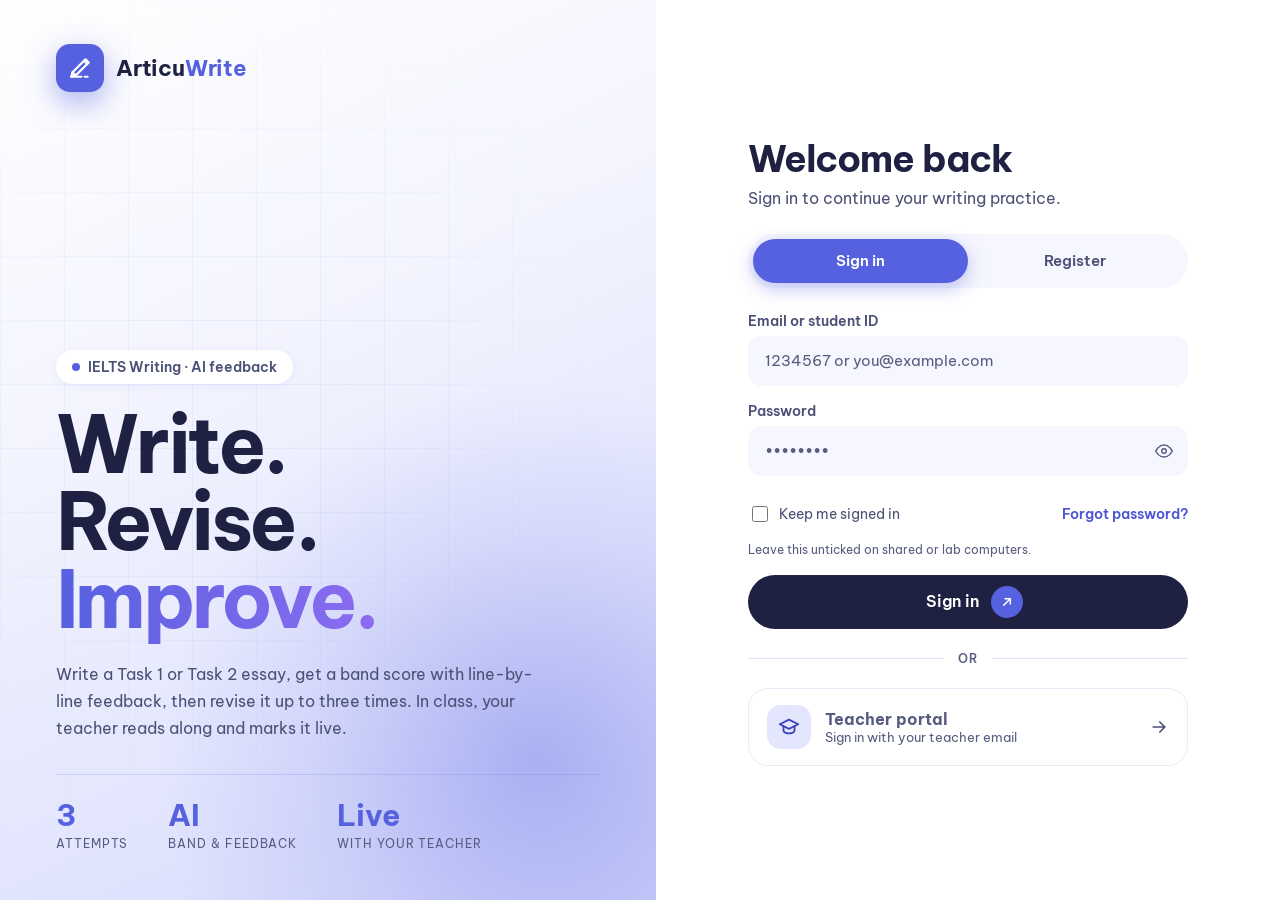
<file: exam.html>
<!DOCTYPE html>
<html lang="en">
<head>
<meta charset="UTF-8">
<meta name="viewport" content="width=device-width, initial-scale=1">
<link rel="icon" type="image/svg+xml" href="icon.svg">
<link rel="apple-touch-icon" href="apple-touch-icon.png">
<meta name="theme-color" content="#1E2142">
<title>Writing App</title>
<link rel="stylesheet" href="aw-theme.css">
<style>
  /* Test Simulation — laid out like the computer-delivered IELTS Writing test
     (top bar with the clock, the question left, the answer right, parts and
     Submit at the bottom), dressed in the app's colours. */
  html,body{height:100%}
  body.ex{margin:0;background:var(--aw-bg);color:var(--aw-ink);font-family:var(--aw-font-body)}
  .ex-page{min-height:100%;display:flex;flex-direction:column}
  .ex-top{flex:0 0 auto;display:flex;align-items:center;gap:14px;padding:10px 18px;background:var(--aw-primary-dk);color:#fff;min-height:58px;box-sizing:border-box}
  .ex-brand{display:flex;align-items:center;gap:10px;min-width:0}
  .ex-brand i{width:34px;height:34px;border-radius:10px;background:var(--aw-primary);display:grid;place-items:center;flex:0 0 auto}
  .ex-brand i svg{width:22px;height:22px;color:#fff}
  .ex-brand b{font-size:.98rem;white-space:nowrap}
  .ex-brand small{display:block;font-size:.7rem;opacity:.75;font-weight:500;letter-spacing:.04em;text-transform:uppercase}
  .ex-cand{font-size:.8rem;line-height:1.3;opacity:.92;padding-left:14px;border-left:1px solid rgba(255,255,255,.18);min-width:0;white-space:nowrap;overflow:hidden;text-overflow:ellipsis}
  .ex-cand small{display:block;opacity:.7}
  .ex-timer{margin:0 auto;display:inline-flex;align-items:center;gap:8px;background:rgba(255,255,255,.1);color:#fff;border:1.5px solid rgba(255,255,255,.22);border-radius:999px;padding:7px 16px;font:700 .95rem var(--aw-font-display);cursor:pointer;font-variant-numeric:tabular-nums;white-space:nowrap}
  .ex-timer svg{width:18px;height:18px}
  .ex-timer.hid #exTimeTxt{opacity:.75;font-weight:600}
  .ex-timer.warn{background:#FFF1C7;color:#7A5A00;border-color:#FFF1C7}
  .ex-timer.danger{background:#D2372F;border-color:#D2372F;color:#fff}
  .ex-timer.flash{animation:exFlash .5s ease-in-out 8 alternate}
  @keyframes exFlash{from{box-shadow:0 0 0 0 rgba(255,241,199,.0)}to{box-shadow:0 0 0 8px rgba(255,241,199,.55)}}
  .ex-tools{display:flex;gap:6px;align-items:center}
  .ex-tb{background:rgba(255,255,255,.1);color:#fff;border:0;border-radius:10px;min-width:36px;height:34px;font-weight:700;cursor:pointer;font-family:var(--aw-font-body)}
  .ex-tb:hover{background:rgba(255,255,255,.2)}
  .ex-parthd{flex:0 0 auto;background:var(--aw-primary-lt);padding:11px 22px;font-size:.92rem;color:var(--aw-ink)}
  .ex-parthd b{font-size:1.02rem;margin-right:10px}
  .ex-body{flex:1 1 auto;display:flex;min-height:0;background:var(--aw-surface);--ex-fs:16px}
  .ex-q{flex:0 0 48%;overflow-y:auto;padding:22px 26px;box-sizing:border-box;font-size:var(--ex-fs);line-height:1.6}
  .ex-q .ex-qt{white-space:pre-wrap}
  .ex-q .ex-qt p{margin:0 0 1em}.ex-q .ex-qt .ex-task{font-weight:700}
  /* highlights and notes on the question, as in the real test */
  .ex-qt mark{background:#FFE58A;color:inherit;border-radius:3px;padding:0 1px;cursor:pointer}
  .ex-qt mark.nt{background:#CFE0FF;border-bottom:2px solid var(--aw-primary)}
  .ex-qt mark.nt:after{content:'✎';font-size:.7em;vertical-align:super;color:var(--aw-primary-hv);margin-left:1px}
  .ex-pop{position:fixed;z-index:2600;background:var(--aw-primary-dk);color:#fff;border-radius:12px;padding:5px;display:flex;gap:4px;box-shadow:var(--aw-shadow-lg)}
  .ex-pop button{background:transparent;border:0;color:#fff;font:600 .82rem var(--aw-font-body);padding:7px 11px;border-radius:8px;cursor:pointer}
  .ex-pop button:hover{background:rgba(255,255,255,.14)}
  .ex-note{position:fixed;z-index:2600;width:280px;background:#fff;border-radius:14px;box-shadow:var(--aw-shadow-lg);padding:12px;border:1px solid var(--aw-border)}
  .ex-note textarea{width:100%;box-sizing:border-box;min-height:90px;border:1.5px solid var(--aw-border);border-radius:10px;padding:8px 10px;font:.88rem/1.5 var(--aw-font-body);resize:vertical;outline:none}
  .ex-note textarea:focus{border-color:var(--aw-primary)}
  .ex-note div{display:flex;gap:6px;justify-content:flex-end;margin-top:8px}
  .ex-note button{min-height:34px;padding:6px 12px;font-size:.82rem}
  .ex-q img{display:block;max-width:100%;margin:16px 0 0;border-radius:10px;border:1px solid var(--aw-border-2);background:#fff}
  .ex-q .ex-qmin{margin-top:14px;font-weight:600}
  .ex-div{flex:0 0 8px;background:var(--aw-bg);cursor:col-resize;position:relative;user-select:none;touch-action:none}
  .ex-div:hover,.ex-div.drag{background:var(--aw-primary)}
  .ex-div:after{content:'⟷';position:absolute;top:50%;left:50%;width:34px;height:34px;transform:translate(-50%,-50%);background:#fff;border:1.5px solid var(--aw-border);border-radius:10px;display:grid;place-items:center;font-size:1rem;color:var(--aw-ink-2);box-shadow:var(--aw-shadow-sm)}
  .ex-div:hover:after,.ex-div.drag:after{border-color:var(--aw-primary);color:var(--aw-primary)}
  .ex-a{flex:1 1 0;display:flex;flex-direction:column;padding:18px 22px;min-width:0;box-sizing:border-box}
  .ex-a textarea{flex:1 1 auto;width:100%;resize:none;border:1.5px solid var(--aw-border);border-radius:14px;padding:14px 16px;box-sizing:border-box;font:var(--ex-fs)/1.65 var(--aw-font-body);color:var(--aw-ink);background:#fff;outline:none}
  .ex-a textarea:focus{border-color:var(--aw-primary);box-shadow:var(--aw-ring)}
  .ex-a textarea[readonly]{background:var(--aw-surface-2)}
  .ex-wc{margin-top:8px;font-size:.9rem;color:var(--aw-ink-2)}
  .ex-wc b{font-variant-numeric:tabular-nums}
  /* bottom bar: one half per part, a line on top of each (green once answered) */
  .ex-foot{flex:0 0 auto;display:flex;align-items:stretch;gap:10px;padding:0 16px 0 0;background:var(--aw-surface);border-top:1px solid var(--aw-border)}
  .ex-parts{flex:1;display:flex;min-width:0}
  .ex-pbtn{flex:1;display:flex;align-items:center;gap:10px;background:transparent;border:0;border-top:4px solid var(--aw-border-2);padding:12px 18px;cursor:pointer;font-family:var(--aw-font-body);color:var(--aw-ink-2);text-align:left;min-width:0}
  .ex-pbtn b{font-size:.95rem;font-weight:500}
  .ex-pbtn i{font-style:normal;width:18px;color:transparent;font-weight:800}
  .ex-pbtn span{font-size:.78rem;color:var(--aw-ink-3);font-variant-numeric:tabular-nums}
  .ex-pbtn.done{border-top-color:#16825B}.ex-pbtn.done i{color:#16825B}
  .ex-pbtn.on{background:var(--aw-primary-lt);color:var(--aw-ink)}.ex-pbtn.on b{font-weight:800}
  .ex-pbtn.on:not(.done){border-top-color:var(--aw-primary)}
  .ex-acts{display:flex;align-items:center;gap:8px;padding:8px 0}
  .ex-sp{flex:1}
  .ex-nav{width:42px;height:42px;border-radius:50%;border:0;background:var(--aw-primary-dk);color:#fff;font-size:1.1rem;cursor:pointer}
  .ex-nav:disabled{opacity:.3;cursor:default}
  .ex-submit{margin-left:6px}
  @media(max-width:760px){
    .ex-top{flex-wrap:wrap;gap:8px 10px;padding:8px 12px}.ex-cand{display:none}
    .ex-timer{order:3;margin:0;flex:1 1 100%;justify-content:center}
    .ex-body{flex-direction:column;overflow-y:auto}.ex-div{display:none}
    .ex-q{flex:none;padding:16px}.ex-a{flex:none;padding:12px 16px}.ex-a textarea{min-height:52vh}
    .ex-foot{flex-wrap:wrap;padding:0}.ex-parts{flex:1 1 100%}.ex-acts{flex:1 1 100%;justify-content:flex-end;padding:8px 12px}
  }

  /* screens before and after the test */
  .ex-wrap{flex:1;display:flex;justify-content:center;padding:28px 16px 40px}
  .ex-card{width:100%;max-width:880px;background:var(--aw-surface);border-radius:var(--aw-r-lg);box-shadow:var(--aw-shadow);padding:28px 30px;box-sizing:border-box}
  .ex-card h1{margin:0 0 4px;font-family:var(--aw-font-display);font-size:1.45rem}
  .ex-card .ex-lead{margin:0 0 20px;color:var(--aw-ink-2);line-height:1.55}
  .ex-sec{margin-top:18px;padding:18px;border-radius:20px;background:var(--aw-surface-2)}
  .ex-sec h3{margin:0 0 4px;font-size:1rem;display:flex;align-items:center;gap:8px}
  .ex-sec p.ex-hint{margin:0 0 10px;font-size:.8rem;color:var(--aw-ink-3)}
  .ex-sec textarea,.ex-card input.aw-input{width:100%;box-sizing:border-box}
  .ex-sec textarea{min-height:120px;resize:vertical;font:inherit;font-size:.92rem;line-height:1.55;border:1.5px solid var(--aw-border);border-radius:14px;padding:12px 14px;background:#fff;outline:none}
  .ex-sec textarea:focus{border-color:var(--aw-primary)}
  .ex-drop{margin-top:10px;border:2px dashed var(--aw-border);border-radius:14px;padding:16px;text-align:center;cursor:pointer;background:#fff;font-size:.85rem;color:var(--aw-ink-2)}
  .ex-drop.has{border-color:#16825B}
  .ex-drop img{display:block;max-width:100%;max-height:220px;margin:0 auto 8px;border-radius:8px}
  .ex-pill{display:inline-block;font-size:.7rem;font-weight:800;padding:2px 9px;border-radius:999px}
  .ex-pill.t1{background:#EAF7F0;color:#14633F}.ex-pill.t2{background:var(--aw-primary-lt);color:var(--aw-primary-hv)}
  .ex-row{display:flex;gap:10px;flex-wrap:wrap;align-items:center;margin-top:22px}
  .ex-key{display:flex;gap:8px;flex-wrap:wrap;align-items:center;margin-top:16px;padding:12px 14px;border-radius:14px;background:#FFF8EC;font-size:.85rem}
  .ex-key input{flex:1;min-width:200px;padding:9px 12px;border:1px solid var(--aw-border);border-radius:10px}
  .ex-ins{font-size:.95rem;line-height:1.6}
  .ex-ins h4{margin:18px 0 6px;font-size:.8rem;letter-spacing:.08em;text-transform:uppercase;color:var(--aw-primary-hv)}
  .ex-ins ul{margin:0;padding-left:20px}.ex-ins li{margin:3px 0}
  .ex-meta{display:flex;gap:10px;flex-wrap:wrap;margin:6px 0 4px}
  .ex-meta span{background:var(--aw-surface-2);border-radius:999px;padding:5px 12px;font-size:.82rem;font-weight:600}
  .ex-big{font-size:1.05rem;padding:14px 28px}
  /* iOS-style switch */
  .ex-switch{display:flex;align-items:center;gap:14px;padding:14px 18px;border-radius:20px;background:var(--aw-surface-2);margin-top:6px;cursor:pointer}
  .ex-switch input{position:absolute;opacity:0;width:0;height:0}
  .ex-switch .sw{flex:0 0 auto;width:52px;height:32px;border-radius:999px;background:#C9CDE3;position:relative;transition:background .2s}
  .ex-switch .sw:after{content:'';position:absolute;top:3px;left:3px;width:26px;height:26px;border-radius:50%;background:#fff;box-shadow:0 2px 6px rgba(0,0,0,.2);transition:transform .2s}
  .ex-switch input:checked + .sw{background:#34C759}
  .ex-switch input:checked + .sw:after{transform:translateX(20px)}
  .ex-switch input:focus-visible + .sw{box-shadow:var(--aw-ring)}
  .ex-switch b{display:block;font-size:.98rem}.ex-switch small{display:block;color:var(--aw-ink-3);font-size:.8rem;margin-top:2px}
  .ex-src{display:inline-block;font-size:.72rem;font-weight:800;border-radius:999px;padding:3px 10px}
  .ex-src.teacher{background:var(--aw-primary-lt);color:var(--aw-primary-hv)}
  .ex-src.random{background:#FFF1C7;color:#7A5A00}
  .ex-src.own{background:#DDF3EA;color:#14633F}
  .ex-randnote{margin-top:14px;padding:14px 16px;border-radius:16px;background:#FFF8EC;font-size:.88rem;line-height:1.55}

  /* overlays */
  .ex-ov{position:fixed;inset:0;z-index:3000;display:flex;align-items:center;justify-content:center;background:rgba(30,33,66,.72);padding:20px}
  .ex-box{background:#fff;border-radius:22px;padding:26px 24px;max-width:460px;width:100%;text-align:center;box-shadow:var(--aw-shadow-lg)}
  .ex-box h2{margin:6px 0 8px;font-size:1.2rem;font-family:var(--aw-font-display)}
  .ex-box p{margin:0 0 14px;color:var(--aw-ink-2);line-height:1.55;font-size:.92rem}
  .ex-box .ex-ic{font-size:2.2rem}
  .ex-box .ex-row{justify-content:center;margin-top:8px}
  .ex-wcl{display:flex;gap:8px;justify-content:center;margin:0 0 14px}
  .ex-wcl span{background:var(--aw-surface-2);border-radius:12px;padding:6px 12px;font-size:.85rem}
  .ex-wcl span.low{background:#FFF0F0;color:#B42318}
  .ex-steps{text-align:left;margin:10px auto 0;max-width:300px;font-size:.88rem}
  .ex-steps div{display:flex;align-items:center;gap:8px;margin:6px 0;color:var(--aw-ink-3)}
  .ex-steps div.on{color:var(--aw-ink);font-weight:600}.ex-steps div.ok{color:#16825B}
  .ex-banner{position:fixed;left:50%;top:70px;transform:translateX(-50%);z-index:2500;background:#FFF1C7;color:#7A5A00;font-weight:700;border-radius:999px;padding:10px 22px;box-shadow:var(--aw-shadow-lg)}
  .ex-banner.danger{background:#D2372F;color:#fff}
  .ex-res-top{display:flex;gap:10px;flex-wrap:wrap;justify-content:space-between;align-items:center;margin-bottom:16px}
</style>
</head>
<body class="ex">
<div id="exApp" class="ex-page"></div>

<script src="aw-common.js"></script>
<script src="aw-cefr.js"></script>
<script src="aw-lexis.js"></script>
<script src="aw-grader.js"></script>
<script src="aw-exam-review.js"></script>
<script>
var sess = AW.session.require('student');
if (!sess) throw 'redirect';

var LIMIT_MS = 60 * 60 * 1000;          // one hour for both parts, no extensions
var MAX_ATTEMPTS = 3;
var SKEY = 'aw_exam_' + sess.studentId;  // the running test survives a reload
var app = document.getElementById('exApp');
var qp = new URLSearchParams(location.search);
var st = null;                           // the test this page is on
var FS_OK = !!(document.documentElement.requestFullscreen || document.documentElement.webkitRequestFullscreen);

function loadState(){ try { return JSON.parse(localStorage.getItem(SKEY) || 'null'); } catch(e){ return null; } }
function saveState(){ try { localStorage.setItem(SKEY, JSON.stringify(st)); } catch(e){} }
function clearState(){ try { localStorage.removeItem(SKEY); } catch(e){} }
function backToList(){ location.href = 'student.html#test'; }
function newId(){ return 'TS-' + Date.now().toString(36) + Math.random().toString(36).slice(2, 6); }
function words(t){ return AW.wordCount(t || ''); }
function fmtWhen(){ var d = new Date(); return d.getDate() + '/' + (d.getMonth() + 1) + '/' + d.getFullYear(); }

var SRC_LABEL = { teacher: 'Your teacher\'s test', random: 'Random questions', own: 'Your own questions' };
function srcChip(src){ src = src || 'own'; return '<span class="ex-src ' + src + '">' + SRC_LABEL[src] + '</span>'; }
function topBar(extra){
  return '<div class="ex-top"><div class="ex-brand"><i>' + AW.logoSVG + '</i><div><b>Writing App</b><small>Test Simulation</small></div></div>' +
    '<div class="ex-cand">' + AW.esc(sess.name || '') + '<small>' + AW.esc(sess.studentId || '') + '</small></div>' + (extra || '') + '</div>';
}
function keyBar(){
  if (AW.geminiKey.get()) return '';
  return '<div class="ex-key" id="exKeyBar"><span>🔑 Bài thi được AI chấm ngay khi nộp — nhập Gemini API key (lưu trên máy này):</span>' +
    '<input id="exKey" type="password" placeholder="AIza…"><button class="aw-btn aw-btn-dark" id="exKeySave" style="min-height:38px;padding:8px 16px">Save</button>' +
    '<a href="https://aistudio.google.com/app/apikey" target="_blank" rel="noopener">Get a free key</a></div>';
}
function wireKeyBar(after){
  var b = document.getElementById('exKeySave'); if (!b) return;
  b.onclick = function(){
    var k = document.getElementById('exKey').value.trim();
    if (k.length < 20) { AW.toast('Key không hợp lệ.', 'err'); return; }
    AW.geminiKey.set(k); AW.toast('Đã lưu API key', 'ok');
    document.getElementById('exKeyBar').remove();
    if (after) after();
  };
}

/*═════════ 1. Set up a test of one's own: typed or random questions ═════════*/
var T1_RE = /\b(task\s*1|t1|chart|graph|table|map|process|diagram|pie|bar)\b/i;
function libChart(q){ return q.chart || q.chartUrl || q.image || q.imageUrl || ''; }
function showSetup(){
  var chart = '', lib = null, used = {}, random = false;
  app.innerHTML = topBar('<span class="ex-sp"></span><button class="ex-tb" style="padding:0 14px" onclick="backToList()">← Back</button>') +
    '<div class="ex-wrap"><div class="ex-card">' +
      '<h1>Create your own test</h1>' +
      '<p class="ex-lead">Khi bấm <b>Start test</b>, màn hình chuyển sang toàn màn hình và đồng hồ <b>60 phút</b> bắt đầu chạy cho cả 2 phần. Hết giờ, bài tự nộp để AI chấm. Bạn được làm tối đa <b>3 lần</b> với cùng đề.</p>' +
      '<label class="ex-switch" for="exRand"><input type="checkbox" id="exRand"><span class="sw"></span>' +
        '<span><b>Random questions</b><small>Lấy đề ngẫu nhiên từ Library — bạn chỉ thấy đề khi bắt đầu thi, như thi thật.</small></span></label>' +
      '<div style="margin-top:16px"><label class="aw-label" for="exTitle">Test name <span style="font-weight:400;color:var(--aw-ink-3)">— optional</span></label>' +
      '<input class="aw-input" id="exTitle" maxlength="80" placeholder="e.g. Cambridge 18 — Test 2"></div>' +
      '<div id="exRandNote" class="ex-randnote" hidden></div>' +
      '<div class="ex-sec" id="exSec1"><h3>Part 1 <span class="ex-pill t1">Task 1 · 150 words</span></h3>' +
        '<p class="ex-hint">The report question (chart, table, map, process…).</p>' +
        '<textarea id="exT1" placeholder="The chart below shows … Summarise the information by selecting and reporting the main features, and make comparisons where relevant."></textarea>' +
        '<div class="ex-drop" id="exDrop" tabindex="0"><div id="exDropTxt">📊 Thêm hình biểu đồ — bấm để chọn, kéo thả, hoặc dán (Ctrl+V)</div>' +
          '<input type="file" id="exFile" accept="image/*" hidden></div>' +
      '</div>' +
      '<div class="ex-sec" id="exSec2"><h3>Part 2 <span class="ex-pill t2">Task 2 · 250 words</span></h3>' +
        '<p class="ex-hint">The essay question.</p>' +
        '<textarea id="exT2" placeholder="Some people believe … To what extent do you agree or disagree?"></textarea>' +
      '</div>' +
      keyBar() +
      '<div class="ex-row"><button class="aw-btn aw-btn-primary ex-big" id="exNext">Continue →</button>' +
        '<span style="font-size:.8rem;color:var(--aw-ink-3)">Bạn sẽ đọc hướng dẫn thi trước khi đồng hồ chạy.</span></div>' +
    '</div></div>';
  wireKeyBar();

  // Library questions for the random option, minus the ones already used in a test
  function loadLib(){
    if (lib) return Promise.resolve(lib);
    return Promise.all([AW.api('write.getLibrary', { studentId: sess.studentId, class: sess.class }),
                        AW.api('write.getMyResults', { studentId: sess.studentId })]).then(function(r){
      var t1 = [], t2 = [];
      ((r[1] && r[1].data) || []).forEach(function(g){ if (g.mode === 'test' && g.test) { used[norm(g.test.t1)] = 1; used[norm(g.test.t2)] = 1; } });
      ((r[0] && r[0].data) || []).forEach(function(top){
        (top.questions || []).forEach(function(q){
          var text = String(q.question || '').trim(); if (words(text) < 6) return;
          var isT1 = T1_RE.test(String(q.taskType || '')) || !!libChart(q);
          (isT1 ? t1 : t2).push({ text: text, chart: libChart(q), topic: top.topic });
        });
      });
      lib = { t1: t1, t2: t2 };
      return lib;
    });
  }
  function norm(t){ return String(t || '').toLowerCase().replace(/\s+/g, ' ').trim(); }
  function pick(list){
    var fresh = list.filter(function(q){ return !used[norm(q.text)]; });
    var from = fresh.length ? fresh : list;
    return from[Math.floor(Math.random() * from.length)];
  }
  var note = document.getElementById('exRandNote'), sec1 = document.getElementById('exSec1'), sec2 = document.getElementById('exSec2');
  function applyMode(){
    sec2.hidden = random;
    sec1.hidden = random && !!(lib && lib.t1.length);
    note.hidden = !random;
    if (!random) return;
    if (!lib) { note.innerHTML = '<span class="aw-spin aw-spin-dark"></span> Loading the Library…'; return; }
    note.innerHTML = '🎲 Part 2 sẽ được chọn ngẫu nhiên trong <b>' + lib.t2.length + '</b> đề Task 2 của Library' +
      (lib.t1.length ? ', Part 1 trong <b>' + lib.t1.length + '</b> đề Task 1.' :
        '.<br>Library chưa có đề Task 1 — hãy nhập đề Part 1 bên dưới.') +
      ' Đề chỉ hiện khi bạn bấm <b>Start test</b>.';
  }
  document.getElementById('exRand').onchange = function(){
    random = this.checked; applyMode();
    if (random && !lib) loadLib().then(applyMode, function(){
      AW.toast('Không tải được Library.', 'err'); random = false; document.getElementById('exRand').checked = false; applyMode();
    });
  };

  var drop = document.getElementById('exDrop'), file = document.getElementById('exFile');
  function setChart(f){
    if (!f || !/^image\//.test(f.type)) { AW.toast('Hãy chọn một file ảnh.', 'err'); return; }
    shrink(f, function(url){
      chart = url;
      drop.classList.add('has');
      document.getElementById('exDropTxt').innerHTML = '<img src="' + url + '" alt="chart">✓ Đã thêm hình · <a href="#" id="exRm">Remove</a>';
      document.getElementById('exRm').onclick = function(e){ e.preventDefault(); e.stopPropagation(); chart = ''; drop.classList.remove('has');
        document.getElementById('exDropTxt').textContent = '📊 Thêm hình biểu đồ — bấm để chọn, kéo thả, hoặc dán (Ctrl+V)'; };
    });
  }
  drop.onclick = function(e){ if (e.target.id !== 'exRm') file.click(); };
  file.onchange = function(){ if (file.files[0]) setChart(file.files[0]); file.value = ''; };
  drop.addEventListener('dragover', function(e){ e.preventDefault(); });
  drop.addEventListener('drop', function(e){ e.preventDefault(); if (e.dataTransfer.files[0]) setChart(e.dataTransfer.files[0]); });
  document.onpaste = function(e){
    var it = e.clipboardData && e.clipboardData.items; if (!it) return;
    for (var i = 0; i < it.length; i++) if (/^image\//.test(it[i].type)) { e.preventDefault(); setChart(it[i].getAsFile()); return; }
  };

  document.getElementById('exNext').onclick = function(){
    var t1 = document.getElementById('exT1').value.trim(), t2 = document.getElementById('exT2').value.trim();
    var r1 = null, r2 = null;
    if (random) {
      if (!lib) { AW.toast('Library đang tải, chờ một chút.', 'err'); return; }
      if (!lib.t2.length) { AW.toast('Library chưa có đề Task 2.', 'err'); return; }
      r2 = pick(lib.t2); t2 = r2.text;
      if (lib.t1.length) { r1 = pick(lib.t1); t1 = r1.text; }
    }
    if (words(t1) < 8) { AW.toast('Nhập đề Part 1 (Task 1).', 'err'); document.getElementById('exT1').focus(); return; }
    if (words(t2) < 8) { AW.toast('Nhập đề Part 2 (Task 2).', 'err'); document.getElementById('exT2').focus(); return; }
    if (!AW.geminiKey.get()) { AW.toast('Nhập Gemini API key trước — bài thi được AI chấm khi nộp.', 'err', 5000); return; }
    var title = document.getElementById('exTitle').value.trim() || ((random ? 'Random test · ' : 'Test · ') + fmtWhen());
    var btn = this;
    function ready(chartUrl, localChart){
      document.onpaste = null;
      st = { v: 1, testId: newId(), source: random ? 'random' : 'own', title: title, t1: t1, t2: t2,
             chart: chartUrl || '', localChart: localChart || '', attempt: 1, phase: 'ready' };
      saveState();
      showIntro();
    }
    if (r1 && libChart(r1)) { ready(libChart(r1)); return; }
    if (!chart || r1) { ready(''); return; }
    btn.disabled = true; btn.innerHTML = '<span class="aw-spin"></span> Uploading the chart…';
    // the chart is kept on Drive so retries and the teacher see the same picture
    AW.api('board.uploadImage', { dataUrl: chart, name: 'test-chart-' + Date.now() + '.jpg' }).then(function(res){
      if (res && res.success && res.data && res.data.url) ready(res.data.url);
      else throw new Error((res && res.error) || 'upload');
    }).catch(function(){
      AW.toast('Không tải được hình lên — hình chỉ hiện trong lần thi này.', 'err', 5000);
      ready('', chart);
    });
  };
}
// keep the upload small: longest side 1600px, JPEG
function shrink(f, cb){
  var r = new FileReader();
  r.onload = function(){
    var img = new Image();
    img.onload = function(){
      var k = Math.min(1, 1600 / Math.max(img.width, img.height)), c = document.createElement('canvas');
      c.width = Math.round(img.width * k); c.height = Math.round(img.height * k);
      var x = c.getContext('2d'); x.fillStyle = '#fff'; x.fillRect(0, 0, c.width, c.height); x.drawImage(img, 0, 0, c.width, c.height);
      cb(c.toDataURL('image/jpeg', 0.85));
    };
    img.src = r.result;
  };
  r.readAsDataURL(f);
}

/*═════════ 2. Instructions, then Start (full screen + the clock) ═════════*/
function showIntro(){
  app.innerHTML = topBar('<span class="ex-sp"></span><button class="ex-tb" style="padding:0 14px" id="exLeave">← Back</button>') +
    '<div class="ex-wrap"><div class="ex-card ex-ins">' +
      '<h1>IELTS Academic Writing</h1>' +
      '<div class="ex-meta"><span>' + AW.esc(st.title) + '</span><span>Time: 1 hour</span><span>Attempt ' + st.attempt + ' of ' + MAX_ATTEMPTS + '</span>' + srcChip(st.source) + '</div>' +
      '<h4>Instructions to candidates</h4><ul>' +
        '<li>Answer <b>both</b> parts.</li>' +
        '<li>You can change your answers at any time during the test.</li></ul>' +
      '<h4>Information for candidates</h4><ul>' +
        '<li>There are two parts in this test.</li>' +
        '<li>Part 2 contributes twice as much as Part 1 to the writing score.</li>' +
        '<li>The test clock will show you when there are 10 minutes and 5 minutes remaining.</li>' +
        '<li>When the hour is up, your answers are <b>submitted automatically</b> for AI marking.</li>' +
        '<li>The test runs in full screen. Leaving full screen, switching tabs and pasting text from outside the test are recorded for your teacher.</li></ul>' +
      keyBar() +
      '<div class="ex-row"><button class="aw-btn aw-btn-primary ex-big" id="exStart">Start test</button>' +
        '<span style="font-size:.8rem;color:var(--aw-ink-3)">Đồng hồ 60 phút chạy ngay khi bấm.</span></div>' +
    '</div></div>';
  wireKeyBar();
  document.getElementById('exLeave').onclick = function(){
    if (st.attempt === 1 && st.source !== 'teacher' && !confirm('Bỏ bài thi này? Đề của bài sẽ không được lưu.')) return;
    clearState(); backToList();
  };
  document.getElementById('exStart').onclick = function(){
    if (!AW.geminiKey.get()) { AW.toast('Nhập Gemini API key trước khi bắt đầu.', 'err', 5000); return; }
    enterFs();                                   // must run inside the click
    var now = Date.now();
    st.phase = 'running'; st.startedAt = now; st.endsAt = now + LIMIT_MS; st.startIso = new Date(now).toISOString();
    st.a1 = ''; st.a2 = ''; st.fsExits = 0; st.tabSwitches = 0; st.pasteBlocked = 0;
    st.subId = String(sess.studentId) + '_' + now.toString(36) + '_' + Math.random().toString(36).slice(2, 8);
    saveState();
    showExam();
  };
}

function enterFs(){
  var d = document.documentElement;
  try {
    var p = d.requestFullscreen ? d.requestFullscreen({ navigationUI: 'hide' }) : (d.webkitRequestFullscreen && d.webkitRequestFullscreen());
    if (p && p.catch) p.catch(function(){});
  } catch(e){}
}
function exitFs(){
  try {
    if (document.fullscreenElement && document.exitFullscreen) document.exitFullscreen().catch(function(){});
    else if (document.webkitFullscreenElement && document.webkitExitFullscreen) document.webkitExitFullscreen();
  } catch(e){}
}
function isFs(){ return !!(document.fullscreenElement || document.webkitFullscreenElement); }

/*═════════ 3. The test ═════════*/
var cur = 1, tick = null, warned = {}, timerHidden = false, insideClip = '', dragInside = false, ended = false;
var CLOCK = '<svg viewBox="0 0 24 24" fill="none" stroke="currentColor" stroke-width="2" stroke-linecap="round" stroke-linejoin="round"><circle cx="12" cy="13" r="8"/><path d="M12 9v4l2.5 2M9 2h6"/></svg>';

function showExam(){
  var chart = st.chart || st.localChart || '';
  function qpane(n, text, img){
    var saved = st['qh' + n];   // highlights and notes made earlier in this sitting
    return '<div class="ex-q" id="exQ' + n + '"' + (n === 1 ? '' : ' hidden') + '>' +
      '<div class="ex-qt" id="exQt' + n + '">' + (saved || paperHtml(n, text)) + '</div>' +
      (img ? '<img src="' + AW.esc(img) + '" alt="Part 1 chart">' : '') + '</div>';
  }
  app.innerHTML = topBar(
      '<button class="ex-timer" id="exTimer" title="Hide or show the time">' + CLOCK + '<span id="exTimeTxt">1 hour remaining</span></button>' +
      '<div class="ex-tools"><button class="ex-tb" id="exFsm" title="Smaller text">A−</button><button class="ex-tb" id="exFsp" title="Larger text">A+</button></div>') +
    '<div class="ex-parthd" id="exPartHd"></div>' +
    '<div class="ex-body" id="exBody">' +
      qpane(1, st.t1, chart) + qpane(2, st.t2, '') +
      '<div class="ex-div" id="exDiv" title="Drag to resize"></div>' +
      '<div class="ex-a">' +
        '<textarea id="exA1" spellcheck="false" autocomplete="off" autocorrect="off" autocapitalize="off" aria-label="Part 1 answer"></textarea>' +
        '<textarea id="exA2" spellcheck="false" autocomplete="off" autocorrect="off" autocapitalize="off" aria-label="Part 2 answer" hidden></textarea>' +
        '<div class="ex-wc">Words: <b id="exWc">0</b></div>' +
      '</div>' +
    '</div>' +
    '<div class="ex-foot"><div class="ex-parts">' +
      '<button class="ex-pbtn on" data-p="1"><i>✓</i><b>Part 1</b><span id="exN1">0 words</span></button>' +
      '<button class="ex-pbtn" data-p="2"><i>✓</i><b>Part 2</b><span id="exN2">0 words</span></button></div>' +
      '<div class="ex-acts">' +
      '<button class="ex-nav" id="exPrev" title="Previous part" aria-label="Previous part">←</button>' +
      '<button class="ex-nav" id="exNx" title="Next part" aria-label="Next part">→</button>' +
      '<button class="aw-btn aw-btn-primary ex-submit" id="exSubmit">✓ Submit test</button></div>' +
    '</div>';

  var a1 = document.getElementById('exA1'), a2 = document.getElementById('exA2');
  a1.value = st.a1 || ''; a2.value = st.a2 || '';
  var saveT = null;
  [a1, a2].forEach(function(ta, i){
    ta.addEventListener('input', function(){
      st['a' + (i + 1)] = ta.value;
      counts();
      clearTimeout(saveT); saveT = setTimeout(saveState, 300);
    });
    // copy and paste work inside the test; text from outside does not come in
    ta.addEventListener('copy', function(){ insideClip = ta.value.substring(ta.selectionStart, ta.selectionEnd); });
    ta.addEventListener('cut', function(){ insideClip = ta.value.substring(ta.selectionStart, ta.selectionEnd); });
    ta.addEventListener('paste', function(e){
      var t = (e.clipboardData && e.clipboardData.getData('text/plain')) || '';
      if (t && t.replace(/\r/g, '') === insideClip.replace(/\r/g, '')) return;
      e.preventDefault();
      st.pasteBlocked = (st.pasteBlocked || 0) + 1; saveState();
      AW.toast('Không dán được nội dung từ bên ngoài bài thi.', 'err', 3500);
    });
    ta.addEventListener('dragstart', function(){ dragInside = true; });
    ta.addEventListener('dragend', function(){ dragInside = false; });
    ta.addEventListener('drop', function(e){ if (!dragInside) e.preventDefault(); });
  });

  AW.els('.ex-pbtn').forEach(function(b){ b.onclick = function(){ go(+b.dataset.p); }; });
  document.getElementById('exPrev').onclick = function(){ go(1); };
  document.getElementById('exNx').onclick = function(){ go(2); };
  document.getElementById('exSubmit').onclick = askSubmit;
  document.getElementById('exTimer').onclick = function(){ timerHidden = !timerHidden; render(); };

  var body = document.getElementById('exBody'), fs = 16;
  try { fs = parseInt(localStorage.getItem('aw_exam_fs'), 10) || 16; } catch(e){}
  function setFs(v){ fs = Math.max(13, Math.min(26, v)); body.style.setProperty('--ex-fs', fs + 'px'); try { localStorage.setItem('aw_exam_fs', fs); } catch(e){} }
  setFs(fs);
  document.getElementById('exFsm').onclick = function(){ setFs(fs - 1); };
  document.getElementById('exFsp').onclick = function(){ setFs(fs + 1); };
  wireDivider();
  wireMarks(1); wireMarks(2);

  go(1);
  counts();
  render();
  tick = setInterval(render, 250);
  document.addEventListener('fullscreenchange', onFsChange);
  document.addEventListener('webkitfullscreenchange', onFsChange);
  document.addEventListener('visibilitychange', onVis);
  window.addEventListener('beforeunload', onLeave);
  if (FS_OK && !isFs()) setTimeout(function(){ if (!isFs() && st.phase === 'running') fsGate(false); }, 600);
}

/* The question as the paper prints it: framing lines in regular type, the
   task itself in bold. Lines the student already typed are not repeated. */
function paperHtml(n, text){
  var body = String(text || '').trim()
    .replace(/^\s*write about the following topic:?\s*/i, '')
    .replace(/\s*give reasons for your answer[\s\S]*$/i, '')
    .replace(/\s*write at least \d+ words\.?\s*$/i, '');
  var paras = body.split(/\n\s*\n/).map(function(p){ return '<p class="ex-task">' + AW.esc(p.trim()) + '</p>'; }).join('');
  if (n === 1) return paras + '<p>Write at least 150 words.</p>';
  return '<p>Write about the following topic:</p>' + paras +
    '<p>Give reasons for your answer and include any relevant examples from your own knowledge or experience.</p>' +
    '<p>Write at least 250 words.</p>';
}
function go(n){
  cur = n;
  document.getElementById('exQ1').hidden = n !== 1; document.getElementById('exQ2').hidden = n !== 2;
  document.getElementById('exA1').hidden = n !== 1; document.getElementById('exA2').hidden = n !== 2;
  AW.els('.ex-pbtn').forEach(function(b){ b.classList.toggle('on', +b.dataset.p === n); });
  document.getElementById('exPrev').disabled = n === 1; document.getElementById('exNx').disabled = n === 2;
  document.getElementById('exPartHd').innerHTML = n === 1
    ? '<b>Part 1</b>You should spend about 20 minutes on this task. Write at least 150 words.'
    : '<b>Part 2</b>You should spend about 40 minutes on this task. Write at least 250 words.';
  counts();
  var ta = document.getElementById('exA' + n);
  if (!ta.readOnly) ta.focus();
}
function counts(){
  var n1 = words(document.getElementById('exA1').value), n2 = words(document.getElementById('exA2').value);
  document.getElementById('exN1').textContent = n1 + ' word' + (n1 === 1 ? '' : 's');
  document.getElementById('exN2').textContent = n2 + ' word' + (n2 === 1 ? '' : 's');
  AW.els('.ex-pbtn').forEach(function(b){ b.classList.toggle('done', (+b.dataset.p === 1 ? n1 : n2) > 0); });
  document.getElementById('exWc').textContent = cur === 1 ? n1 : n2;
}
function render(){
  var left = st.endsAt - Date.now(), el = document.getElementById('exTimer'), tx = document.getElementById('exTimeTxt');
  if (!el) return;
  if (left <= 0) { tx.textContent = '0 minutes remaining'; timeUp(); return; }
  var mins = Math.ceil(left / 60000), s = Math.ceil(left / 1000);
  var text = left <= 5 * 60000
    ? Math.floor(s / 60) + ':' + String(s % 60).padStart(2, '0') + ' remaining'
    : (mins === 60 ? '1 hour' : mins + ' minute' + (mins === 1 ? '' : 's')) + ' remaining';
  tx.textContent = timerHidden && left > 5 * 60000 ? 'Show time' : text;
  el.classList.toggle('hid', timerHidden && left > 5 * 60000);
  el.classList.toggle('warn', left <= 10 * 60000 && left > 5 * 60000);
  el.classList.toggle('danger', left <= 5 * 60000);
  [[10, ''], [5, 'danger']].forEach(function(w){
    if (!warned[w[0]] && left <= w[0] * 60000 && left > (w[0] - 1) * 60000) {
      warned[w[0]] = true;
      el.classList.remove('flash'); void el.offsetWidth; el.classList.add('flash');
      banner(w[0] + ' minutes remaining', w[1]);
    }
  });
}
function banner(text, cls){
  var b = document.createElement('div'); b.className = 'ex-banner ' + (cls || ''); b.textContent = text;
  document.body.appendChild(b); setTimeout(function(){ b.remove(); }, 5000);
}
function wireDivider(){
  var d = document.getElementById('exDiv'), body = document.getElementById('exBody');
  var pct = 48;
  try { pct = parseFloat(localStorage.getItem('aw_exam_split')) || 48; } catch(e){}
  function apply(){ AW.els('.ex-q').forEach(function(q){ q.style.flexBasis = pct + '%'; }); }
  apply();
  d.addEventListener('pointerdown', function(e){
    d.setPointerCapture(e.pointerId); d.classList.add('drag');
    function mv(ev){ var r = body.getBoundingClientRect(); pct = Math.max(25, Math.min(70, (ev.clientX - r.left) / r.width * 100)); apply(); }
    function up(){ d.classList.remove('drag'); d.removeEventListener('pointermove', mv); d.removeEventListener('pointerup', up);
      try { localStorage.setItem('aw_exam_split', pct.toFixed(1)); } catch(e){} }
    d.addEventListener('pointermove', mv); d.addEventListener('pointerup', up);
  });
}

function onFsChange(){
  if (ended || st.phase !== 'running') return;
  if (!isFs()) { st.fsExits = (st.fsExits || 0) + 1; saveState(); fsGate(true); }
}
function onVis(){
  if (ended || st.phase !== 'running') return;
  if (document.visibilityState === 'hidden') { st.tabSwitches = (st.tabSwitches || 0) + 1; saveState(); }
}
function onLeave(e){ if (!ended && st && st.phase === 'running') { e.preventDefault(); e.returnValue = ''; } }

// writing waits until the test is back in full screen; the clock does not stop
function fsGate(left){
  if (!FS_OK || document.getElementById('exFsGate')) return;
  var ov = document.createElement('div'); ov.className = 'ex-ov'; ov.id = 'exFsGate';
  ov.innerHTML = '<div class="ex-box"><div class="ex-ic">⛶</div>' +
    '<h2>' + (left ? 'You left full screen' : 'Your test is running') + '</h2>' +
    '<p>' + (left ? 'Việc thoát toàn màn hình đã được ghi lại. ' : '') + 'Đồng hồ vẫn đang chạy — quay lại toàn màn hình để làm tiếp.</p>' +
    '<div class="ex-row"><button class="aw-btn aw-btn-primary ex-big" id="exFsBack">Return to full screen</button></div></div>';
  document.body.appendChild(ov);
  document.getElementById('exFsBack').onclick = function(){
    enterFs();
    setTimeout(function(){ if (isFs() || !FS_OK) { ov.remove(); var ta = document.getElementById('exA' + cur); if (ta) ta.focus(); } }, 350);
  };
  var chk = setInterval(function(){ if (isFs() || ended) { clearInterval(chk); ov.remove(); } }, 400);
}

/* Highlight and notes on the question, as in the real test: select words →
   Highlight / Add note; click a highlight → Add or edit the note / Clear.
   They stay for this sitting, also over a reload. */
var _pop = null;
function closePop(){ if (_pop) { _pop.remove(); _pop = null; } }
function saveMarks(n){ var el = document.getElementById('exQt' + n); if (el) { st['qh' + n] = el.innerHTML; saveState(); } }
function placeNear(box, rect){
  var top = rect.top - box.offsetHeight - 8;
  if (top < 8) top = rect.bottom + 8;
  box.style.top = Math.min(top, window.innerHeight - box.offsetHeight - 8) + 'px';
  box.style.left = Math.max(8, Math.min(window.innerWidth - box.offsetWidth - 8, rect.left + rect.width / 2 - box.offsetWidth / 2)) + 'px';
}
function popAt(rect, buttons){
  closePop();
  var p = document.createElement('div'); p.className = 'ex-pop';
  buttons.forEach(function(b){
    var x = document.createElement('button'); x.type = 'button'; x.textContent = b[0];
    x.onmousedown = function(e){ e.preventDefault(); };     // keep the selection
    x.onclick = function(){ closePop(); b[1](); };
    p.appendChild(x);
  });
  document.body.appendChild(p); placeNear(p, rect); _pop = p;
}
function setNote(marks, text){
  marks.forEach(function(m, i){
    if (text && i === 0) { m.dataset.note = text; m.classList.add('nt'); m.title = text; }
    else { delete m.dataset.note; m.classList.remove('nt'); m.removeAttribute('title'); }
  });
}
function noteBox(marks, n){
  closePop();
  var m = marks[0], b = document.createElement('div'); b.className = 'ex-note';
  b.innerHTML = '<textarea placeholder="Your note…" aria-label="Note"></textarea>' +
    '<div><button type="button" class="aw-btn aw-btn-ghost" data-a="x">Delete note</button><button type="button" class="aw-btn aw-btn-primary" data-a="ok">Save</button></div>';
  document.body.appendChild(b); placeNear(b, m.getBoundingClientRect()); _pop = b;
  var ta = b.querySelector('textarea'); ta.value = m.dataset.note || ''; ta.focus();
  b.querySelector('[data-a="ok"]').onclick = function(){ setNote(marks, ta.value.trim()); saveMarks(n); closePop(); };
  b.querySelector('[data-a="x"]').onclick = function(){ setNote(marks, ''); saveMarks(n); closePop(); };
}
function unwrap(m){ var p = m.parentNode; while (m.firstChild) p.insertBefore(m.firstChild, m); p.removeChild(m); p.normalize(); }
// one <mark> per text node, so a selection across paragraphs stays valid HTML
function wrapRange(r, root){
  var sc = r.startContainer, so = r.startOffset, ec = r.endContainer, eo = r.endOffset, list = [];
  var w = document.createTreeWalker(root, NodeFilter.SHOW_TEXT);
  while (w.nextNode()) if (r.intersectsNode(w.currentNode)) list.push(w.currentNode);
  var marks = [];
  list.forEach(function(t){
    var s = t === sc ? so : 0, e = t === ec ? eo : t.nodeValue.length;
    if (s >= e || !t.nodeValue.slice(s, e).trim()) return;
    if (t.parentNode.tagName === 'MARK') { marks.push(t.parentNode); return; }
    if (e < t.nodeValue.length) t.splitText(e);
    if (s > 0) t = t.splitText(s);
    var m = document.createElement('mark'); t.parentNode.insertBefore(m, t); m.appendChild(t); marks.push(m);
  });
  return marks;
}
function wireMarks(n){
  var q = document.getElementById('exQt' + n);
  q.addEventListener('copy', function(){ insideClip = String(window.getSelection() || ''); });
  q.addEventListener('mouseup', function(){
    setTimeout(function(){
      var sel = window.getSelection();
      if (!sel || sel.isCollapsed || !sel.rangeCount) return;
      var r = sel.getRangeAt(0);
      if (!q.contains(r.commonAncestorContainer)) return;
      function mark(){ var ms = wrapRange(r, q); sel.removeAllRanges(); saveMarks(n); return ms; }
      popAt(r.getBoundingClientRect(), [['Highlight', mark], ['Add note', function(){ var ms = mark(); if (ms.length) noteBox(ms, n); }]]);
    }, 0);
  });
  q.addEventListener('click', function(e){
    var m = e.target.closest && e.target.closest('mark');
    if (!m || !q.contains(m)) return;
    var sel = window.getSelection(); if (sel && !sel.isCollapsed) return;
    popAt(m.getBoundingClientRect(), [[m.dataset.note ? 'Edit note' : 'Add note', function(){ noteBox([m], n); }],
                                      ['Clear', function(){ unwrap(m); saveMarks(n); }]]);
  });
}
document.addEventListener('mousedown', function(e){ if (_pop && !_pop.contains(e.target)) closePop(); });

function askSubmit(){
  var n1 = words(st.a1), n2 = words(st.a2);
  var ov = document.createElement('div'); ov.className = 'ex-ov';
  ov.innerHTML = '<div class="ex-box"><div class="ex-ic">📤</div><h2>Submit your test?</h2>' +
    '<p>Sau khi nộp, bạn không sửa được bài nữa. AI sẽ chấm cả 2 phần.</p>' +
    '<div class="ex-wcl"><span class="' + (n1 < 150 ? 'low' : '') + '">Part 1 · ' + n1 + ' words</span><span class="' + (n2 < 250 ? 'low' : '') + '">Part 2 · ' + n2 + ' words</span></div>' +
    ((n1 < 150 || n2 < 250) ? '<p style="color:#B42318;font-size:.85rem">Bài viết dưới số từ tối thiểu sẽ bị trừ điểm.</p>' : '') +
    '<div class="ex-row"><button class="aw-btn aw-btn-ghost" id="exNo">Keep writing</button><button class="aw-btn aw-btn-primary" id="exYes">Submit</button></div></div>';
  document.body.appendChild(ov);
  document.getElementById('exNo').onclick = function(){ ov.remove(); };
  document.getElementById('exYes').onclick = function(){ ov.remove(); finish(false); };
}
function timeUp(){ if (!ended) finish(true); }

function finish(auto){
  if (ended) return;
  ended = true;
  clearInterval(tick);
  var a1 = document.getElementById('exA1'), a2 = document.getElementById('exA2');
  if (a1) { st.a1 = a1.value; st.a2 = a2.value; a1.readOnly = a2.readOnly = true; }
  st.phase = 'submitted'; st.autoSubmitted = !!auto; st.finishIso = new Date(Math.min(Date.now(), st.endsAt)).toISOString();
  saveState();
  window.removeEventListener('beforeunload', onLeave);
  var g = document.getElementById('exFsGate'); if (g) g.remove();
  exitFs();
  if (auto) {
    var ov = document.createElement('div'); ov.className = 'ex-ov';
    ov.innerHTML = '<div class="ex-box"><div class="ex-ic">⏰</div><h2>Time is up</h2><p>Bài của bạn đã được nộp tự động để AI chấm.</p></div>';
    document.body.appendChild(ov);
    setTimeout(function(){ ov.remove(); grade(); }, 2200);
  } else grade();
}

/*═════════ 4. Marking: both parts, then one saved attempt ═════════*/
function withTimeout(p, ms){
  var t;
  return Promise.race([p, new Promise(function(_, rej){ t = setTimeout(function(){ rej(new Error('AI không phản hồi sau ' + Math.round(ms / 1000) + ' giây.')); }, ms); })])
    .then(function(v){ clearTimeout(t); return v; }, function(e){ clearTimeout(t); throw e; });
}
function gradePart(n){
  var text = ((n === 1 ? st.a1 : st.a2) || '').trim(), prompt = n === 1 ? st.t1 : st.t2;
  if (!words(text)) return Promise.resolve({ empty: true, overall: 0, scores: { TR: 0, CC: 0, LR: 0, GRA: 0 } });
  var vocab = '';
  try { vocab = AW.cefrSummary(AW.analyseVocabulary(text)); } catch(e){}
  try { if (AW.lexisReady && AW.lexisReady()) vocab += '\n' + AW.lexisSummary(AW.lexisAnalyse(text, { prompt: prompt })); } catch(e){}
  var payload = { writing: text, question: prompt, attempt: st.attempt, aiNotes: '', vocabSummary: vocab,
                  taskType: n === 1 ? 'task1' : 'task2', minWords: n === 1 ? 150 : 250 };
  function once(){ return withTimeout(AW.grade(payload, AW.geminiKey.get()), 330000); }
  return once().catch(function(){ return new Promise(function(r){ setTimeout(r, 3000); }).then(once); });
}
function gradingScreen(){
  app.innerHTML = topBar() + '<div class="ex-wrap"><div class="ex-card" style="max-width:520px;text-align:center">' +
    '<span class="aw-spin aw-spin-dark" style="width:34px;height:34px"></span>' +
    '<h1 style="margin-top:14px">Marking your test…</h1><p class="ex-lead" style="margin:6px 0 0">Thường mất 30–90 giây. Đừng đóng trang này.</p>' +
    '<div class="ex-steps"><div id="exS1">○ Part 1</div><div id="exS2">○ Part 2</div><div id="exS3">○ Saving</div></div></div></div>';
}
function step(id, state){
  var el = document.getElementById(id); if (!el) return;
  el.className = state; el.textContent = (state === 'ok' ? '✓ ' : state === 'on' ? '… ' : '○ ') + el.textContent.replace(/^[✓…○] /, '');
}
function grade(){
  st.graded = st.graded || {};
  gradingScreen();
  if (AW.lexisLoad) AW.lexisLoad().catch(function(){});
  if (typeof AW.grade !== 'function' || !AW.geminiKey.get()) { gradeFailed(new Error('Thiếu Gemini API key hoặc bộ chấm chưa tải được.')); return; }
  var jobs = [1, 2].map(function(n){
    if (st.graded['r' + n]) { step('exS' + n, 'ok'); return Promise.resolve(st.graded['r' + n]); }
    step('exS' + n, 'on');
    return gradePart(n).then(function(r){ st.graded['r' + n] = r; saveState(); step('exS' + n, 'ok'); return r; });
  });
  Promise.all(jobs).then(function(){ save(); }, gradeFailed);
}
function gradeFailed(e){
  app.innerHTML = topBar() + '<div class="ex-wrap"><div class="ex-card" style="max-width:560px;text-align:center">' +
    '<div style="font-size:2.2rem">⚠️</div><h1>AI chưa chấm được</h1>' +
    '<p class="ex-lead">Bài làm của bạn vẫn được giữ trên máy này. Kiểm tra mạng / API key rồi chấm lại.<br><small style="color:var(--aw-ink-3)">' + AW.esc((e && e.message) || '') + '</small></p>' +
    '<div class="ex-key" style="justify-content:center"><span>Đổi Gemini key (nếu cần):</span><input id="exKey2" type="password" placeholder="AIza…"></div>' +
    '<div class="ex-row" style="justify-content:center"><button class="aw-btn aw-btn-primary ex-big" id="exAgain">Mark again</button></div></div></div>';
  document.getElementById('exAgain').onclick = function(){
    var k = document.getElementById('exKey2').value.trim(); if (k.length >= 20) AW.geminiKey.set(k);
    grade();
  };
}
function combine(){
  var r1 = st.graded.r1, r2 = st.graded.r2, s1 = r1.scores || {}, s2 = r2.scores || {};
  function w(k){ return AW.ieltsRound(((parseFloat(s1[k]) || 0) + 2 * (parseFloat(s2[k]) || 0)) / 3); }
  return {
    test: true, source: st.source || 'own', overall: AW.examCombine(r1.overall, r2.overall), t1: r1.overall, t2: r2.overall,
    scores: { TR: w('TR'), CC: w('CC'), LR: w('LR'), GRA: w('GRA') },
    task1: Object.assign({}, r1, { prompt: st.t1, chart: st.chart || '', essay: st.a1 || '' }),
    task2: Object.assign({}, r2, { prompt: st.t2, essay: st.a2 || '' }),
    integrity: { fsExits: st.fsExits || 0, tabSwitches: st.tabSwitches || 0, pasteBlocked: st.pasteBlocked || 0, autoSubmitted: !!st.autoSubmitted }
  };
}
function save(){
  step('exS3', 'on');
  var fb = combine(), end = new Date(st.finishIso || Date.now());
  var payload = {
    studentId: sess.studentId, name: sess.name, class: sess.class || '', mode: 'test',
    topicId: st.testId, topic: st.title, taskType: 'test', submissionId: st.subId,
    startTime: st.startIso, finishTime: end.toISOString(), duration: Math.round((end - st.startedAt) / 1000),
    tr: fb.scores.TR, cc: fb.scores.CC, lr: fb.scores.LR, gra: fb.scores.GRA,
    aiGrading: fb.overall, teacherGrading: '', t1Band: fb.t1, t2Band: fb.t2,
    essay: 'PART 1\n' + (st.a1 || '') + '\n\nPART 2\n' + (st.a2 || ''),
    feedback: JSON.stringify(fb), test: { t1: st.t1, t2: st.t2, chart: st.chart || '' }, testSource: st.source || 'own'
  };
  var tries = 0;
  function go(){
    tries++;
    return AW.api('write.saveResult', payload).then(function(res){
      if (res && res.success) return res;
      if (res && res.locked) return res;
      if (tries < 4) return new Promise(function(r){ setTimeout(r, 2500 * tries); }).then(go);
      throw new Error((res && res.error) || 'Không lưu được bài');
    }, function(e){
      if (tries < 4) return new Promise(function(r){ setTimeout(r, 2500 * tries); }).then(go);
      throw e;
    });
  }
  go().then(function(res){
    if (res.locked) { clearState(); showResult(fb, MAX_ATTEMPTS, res.error); return; }
    var n = (res.data && res.data.attempt) || st.attempt;
    clearState();
    showResult(fb, n);
  }, function(e){
    app.innerHTML = topBar() + '<div class="ex-wrap"><div class="ex-card" style="max-width:520px;text-align:center">' +
      '<div style="font-size:2.2rem">💾</div><h1>Đã chấm xong nhưng chưa lưu được</h1>' +
      '<p class="ex-lead">Đừng đóng trang. Bấm để lưu lại — bài chỉ được tính 1 lần.<br><small style="color:var(--aw-ink-3)">' + AW.esc((e && e.message) || '') + '</small></p>' +
      '<div class="ex-row" style="justify-content:center"><button class="aw-btn aw-btn-primary ex-big" id="exSaveAgain">Save again</button></div></div></div>';
    document.getElementById('exSaveAgain').onclick = function(){ gradingScreen(); step('exS1', 'ok'); step('exS2', 'ok'); save(); };
  });
}

/*═════════ 5. Result ═════════*/
function showResult(fb, n, lockMsg){
  var more = !lockMsg && n < MAX_ATTEMPTS;
  var testId = st.testId;
  app.innerHTML = topBar() + '<div class="ex-wrap"><div class="ex-card">' +
    '<div class="ex-res-top"><div><h1>' + AW.esc(st.title) + '</h1>' +
      '<div class="ex-meta"><span>Attempt ' + n + ' of ' + MAX_ATTEMPTS + '</span>' + srcChip(st.source) + (st.autoSubmitted ? '<span>Submitted when time was up</span>' : '') + '</div></div>' +
      '<div class="ex-row" style="margin:0">' +
        (more ? '<button class="aw-btn aw-btn-primary" id="exRetry">↺ Try again (attempt ' + (n + 1) + ' of ' + MAX_ATTEMPTS + ')</button>' : '') +
        '<button class="aw-btn aw-btn-ghost" onclick="backToList()">Back to Test Simulation</button></div></div>' +
    (lockMsg ? '<p class="tsr-note">' + AW.esc(lockMsg) + '</p>' : '') +
    AW.testReviewHtml(fb, { prefix: 'exr' }) + '</div></div>';
  AW.testReviewLexis(fb, { prefix: 'exr' });
  var r = document.getElementById('exRetry');
  if (r) r.onclick = function(){ location.href = 'exam.html?test=' + encodeURIComponent(testId); };
  window.scrollTo(0, 0);
}

// A test the teacher made for the class: its questions are shown only once the clock starts
function openTeacherTest(id){
  app.innerHTML = topBar() + '<div class="ex-wrap"><div class="aw-empty"><span class="aw-spin aw-spin-dark"></span></div></div>';
  Promise.all([AW.api('write.getPrompt', { topicId: id }), AW.api('write.getAttemptCount', { studentId: sess.studentId, mode: 'test', topicId: id })])
    .then(function(r){
      var a = r[0] && r[0].data, done = (r[1] && r[1].data && r[1].data.count) || 0;
      if (!a || a.mode !== 'test' || !a.test || !a.test.t2) { AW.toast('Không tìm thấy bài thi này.', 'err'); setTimeout(backToList, 1500); return; }
      if (a.isClosed) { AW.toast('Bài thi này đã đóng.', 'err', 4000); setTimeout(backToList, 1800); return; }
      if (done >= MAX_ATTEMPTS) { AW.toast('Bạn đã làm đủ ' + MAX_ATTEMPTS + ' lần cho bài thi này.', 'err', 4000); setTimeout(backToList, 1800); return; }
      st = { v: 1, testId: id, source: 'teacher', title: a.topic || 'Test', t1: a.test.t1 || '', t2: a.test.t2 || '',
             chart: a.test.chart || '', attempt: done + 1, phase: 'ready' };
      saveState();
      showIntro();
    });
}

/*═════════ Start: resume a running test, open a retry, or set up a new one ═════════*/
function boot(){
  st = loadState();
  if (st && st.phase === 'running') {
    // the page was reloaded or closed mid-test: that left full screen too
    if (FS_OK) { st.fsExits = (st.fsExits || 0) + 1; saveState(); }
    if (Date.now() >= st.endsAt) { finish(true); return; }
    showExam(); return;
  }
  if (st && st.phase === 'submitted') { grade(); return; }
  var want = qp.get('test');
  if (want && !/^TS-/.test(want)) { openTeacherTest(want); return; }
  if (want) {
    app.innerHTML = topBar() + '<div class="ex-wrap"><div class="aw-empty"><span class="aw-spin aw-spin-dark"></span></div></div>';
    AW.api('write.getMyResults', { studentId: sess.studentId }).then(function(res){
      var g = ((res && res.data) || []).filter(function(x){ return x.mode === 'test' && x.topicId === want; })[0];
      if (!g || !g.test) { AW.toast('Không tìm thấy bài thi này.', 'err'); setTimeout(backToList, 1500); return; }
      var done = (g.writes || []).length;
      if (g.cleared || done >= MAX_ATTEMPTS) { AW.toast('Bạn đã làm đủ ' + MAX_ATTEMPTS + ' lần cho bài thi này.', 'err', 4000); setTimeout(backToList, 1800); return; }
      st = { v: 1, testId: want, source: g.source || 'own', title: g.topic || 'Test', t1: g.test.t1 || '', t2: g.test.t2 || '', chart: g.test.chart || '',
             attempt: done + 1, phase: 'ready' };
      saveState();
      showIntro();
    });
    return;
  }
  if (st && st.phase === 'ready') { showIntro(); return; }
  showSetup();
}

AW.loadClassAI(sess.class, function(on){
  if (!on) {
    app.innerHTML = topBar() + '<div class="ex-wrap"><div class="ex-card" style="max-width:520px;text-align:center">' +
      '<div style="font-size:2rem">🔒</div><h1>Test Simulation</h1><p class="ex-lead">Mục này không khả dụng cho lớp của bạn.</p>' +
      '<button class="aw-btn aw-btn-primary" onclick="backToList()">Back</button></div></div>';
    return;
  }
  boot();
});
</script>
</body>
</html>
</file>
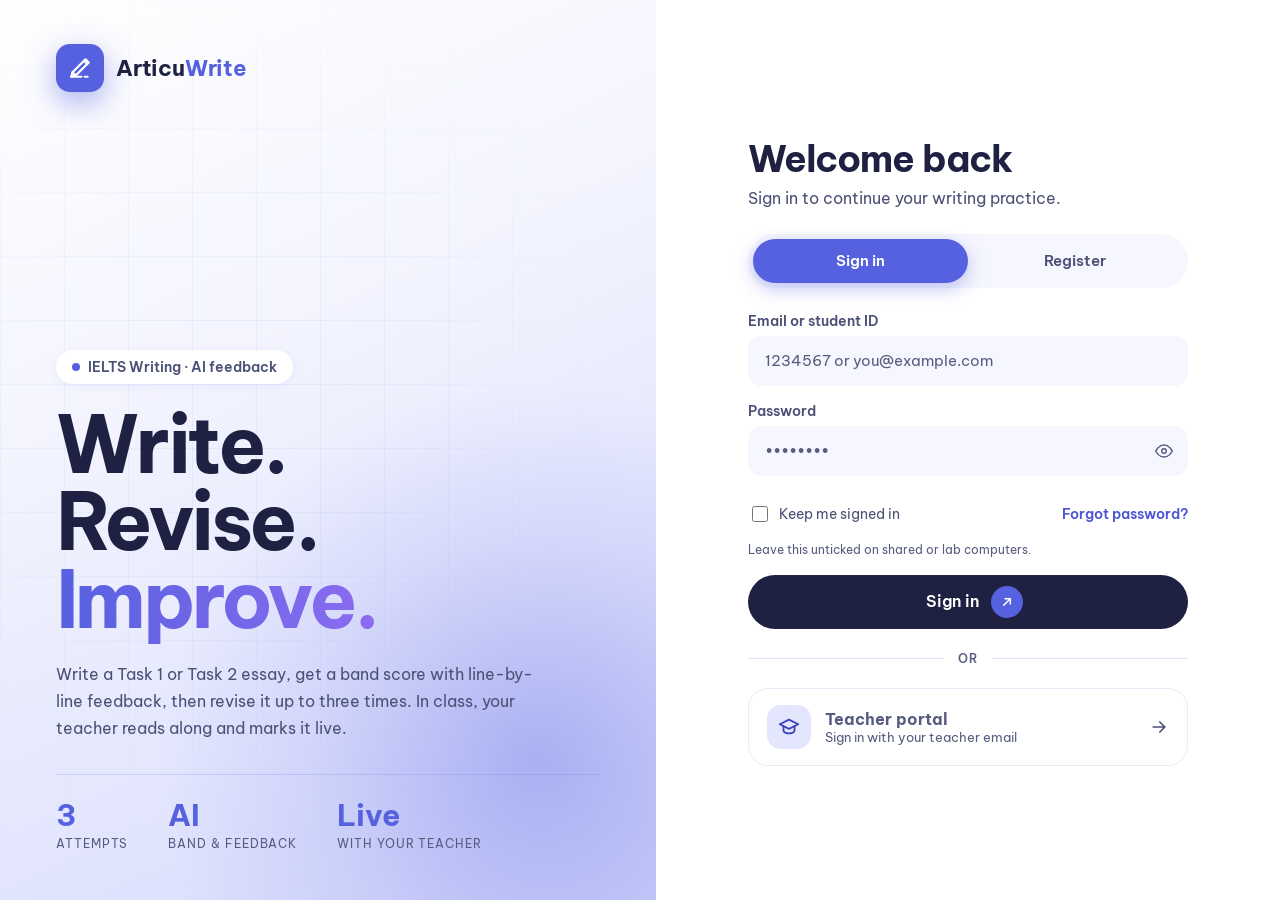
<file: library.html>
<!DOCTYPE html>
<html lang="vi">
<head>
<meta charset="UTF-8">
<meta name="viewport" content="width=device-width, initial-scale=1">
<!-- App icon: SVG data URI — no file, no extra request, no 404 -->
<link rel="icon" type="image/svg+xml" href="icon.svg">
<link rel="apple-touch-icon" href="apple-touch-icon.png">
<meta name="theme-color" content="#5661E0">
<title>Writing App</title>
<link rel="stylesheet" href="aw-theme.css">
<style>
  .aw-modal-bg{position:fixed;inset:0;background:rgba(16,34,46,.5);z-index:500;display:none;align-items:center;justify-content:center;padding:20px}
  .aw-modal-bg.show{display:flex}
  .aw-modal2{background:var(--aw-surface);border-radius:var(--aw-r-lg);width:100%;max-width:min(1180px,96vw);max-height:92vh;overflow-y:auto;box-shadow:var(--aw-shadow-lg);padding:0 32px 28px}
  /* the bar with the topic, zoom and Close stays on top while the outline scrolls */
  .lib-bar{position:sticky;top:0;z-index:2;background:var(--aw-surface);display:flex;align-items:center;gap:10px;padding:18px 0 12px;margin-bottom:4px}
  .lib-bar .aw-eyebrow{flex:1;min-width:0;margin:0}
  .lib-zoom{display:inline-flex;align-items:center;gap:2px;background:var(--aw-surface-2);border-radius:999px;padding:3px}
  .lib-zoom button{border:none;background:none;min-width:34px;height:32px;border-radius:999px;cursor:pointer;font-weight:700;color:var(--aw-ink-2);font-size:.85rem}
  .lib-zoom button:hover{background:#fff}
  .lib-zoom span{min-width:44px;text-align:center;font-size:.78rem;color:var(--aw-ink-3);font-variant-numeric:tabular-nums}
  /* both body paragraphs side by side when there is room */
  .lib-outline{display:grid;grid-template-columns:repeat(auto-fit,minmax(380px,1fr));gap:14px;margin-top:14px}
  .lib-outline .aw-outline-para{margin-top:0}
  @media(max-width:700px){ .aw-modal2{padding:0 18px 22px} .lib-outline{grid-template-columns:1fr} }
  .aw-modal2 h2{font-family:var(--aw-font-display);margin:0 0 4px;font-size:1.3rem}
  .aw-outline-para{background:var(--aw-surface-2);border:none;border-radius:18px;padding:16px 18px;margin-top:14px}
  .aw-outline-para h4{margin:0 0 10px;color:var(--aw-primary);font-size:.95rem}
  .aw-mp{border-left:3px solid var(--aw-primary);padding-left:12px;margin-bottom:12px}
  .aw-mp-row{font-size:.95rem;line-height:1.6;margin-bottom:4px}
  .aw-mp-row b{color:var(--aw-ink);font-weight:700}
  /* the teacher's colour code for outline parts — labels only, the text stays black */
  .aw-mp-row b.lb-mp{color:#15803D}   /* main point: green */
  .aw-mp-row b.lb-why{color:#4B5563}  /* why: dark grey */
  .aw-mp-row b.lb-ex{color:#FFAA33}   /* example: orange-yellow, the colour used in class */
  .aw-mp-row b.lb-res{color:#1D4ED8}  /* result: blue */
  .aw-lock-note{background:#FFF6E5;border:1px solid #F5D98A;border-radius:var(--aw-r-sm);padding:14px;color:#7A5A0A;font-size:.88rem;margin-top:14px}
  .aw-toggle{position:relative;display:inline-flex;align-items:center;gap:8px;cursor:pointer;font-size:.82rem;font-weight:600}
  .aw-toggle input{display:none}
  .aw-toggle .track{width:40px;height:22px;background:var(--aw-border);border-radius:12px;transition:background .2s;position:relative}
  .aw-toggle .track:after{content:'';position:absolute;top:2px;left:2px;width:18px;height:18px;background:#fff;border-radius:50%;transition:transform .2s;box-shadow:var(--aw-shadow-sm)}
  .aw-toggle input:checked+.track{background:var(--aw-writing)}
  .aw-toggle input:checked+.track:after{transform:translateX(18px)}
  .aw-lock-badge{font-size:.7rem;font-weight:700;padding:3px 9px;border-radius:var(--aw-r-pill)}
  .aw-lock-open{background:#E4F5EA;color:#1E7E42}
  .aw-lock-closed{background:#F0F1F3;color:#6B7683}
  .ac-box{background:var(--aw-surface-2);border:none;border-radius:18px;padding:14px 16px;margin:14px 0}
  .ac-chip{border:1px solid var(--aw-border);border-radius:var(--aw-r-pill);padding:5px 12px;font-size:.78rem;font-weight:600;cursor:pointer;margin:0 4px 4px 0;background:#fff;transition:all .15s}
  .ac-chip.ac-open{background:#E4F5EA;color:#1E7E42;border-color:#9FD9B4}
  .ac-chip.ac-locked{background:#FDEAEA;color:#C0392B;border-color:#F0B0AB}
  .ac-chip.ac-none{background:#fff;color:var(--aw-ink-2)}
  .ac-chip:hover{filter:brightness(.96)}
</style>
</head>
<body>
<div id="app"></div>
<div class="aw-modal-bg" id="modalBg"><div class="aw-modal2" id="modalBody"></div></div>

<script src="aw-common.js"></script>
<script>
if (typeof AW === 'undefined') {
  document.body.innerHTML = '<div style="max-width:560px;margin:80px auto;padding:30px;border:2px solid #EA4335;border-radius:14px;font-family:system-ui;color:#1E2142"><h2>&#9888; Kh&ocirc;ng t&#7843;i &#273;&#432;&#7907;c aw-common.js</h2><p>File <b>aw-common.js</b> v&agrave; <b>aw-theme.css</b> ph&#7843;i n&#7857;m <b>c&ugrave;ng th&#432; m&#7909;c</b> v&#7899;i c&aacute;c file HTML tr&ecirc;n GitHub. H&atilde;y upload &#273;&#7911; ch&uacute;ng r&#7891;i t&#7843;i l&#7841;i trang.</p></div>';
  throw new Error('aw-common.js not loaded');
}

var sess = AW.session.require();
if (!sess) throw 'redirect';
var isTeacher = sess.role === 'teacher';

var nav = AW.navFor(isTeacher ? 'teacher' : 'student', 'library');

var content = AW.renderShell({
  mount:'app', nav:nav,
  eyebrow:'', title:'Library'
});

content.innerHTML =
  (isTeacher ? '<div style="display:flex;align-items:center;gap:14px;background:var(--aw-surface);border:none;border-radius:20px;box-shadow:var(--aw-shadow);padding:12px 18px;margin-bottom:16px;box-shadow:var(--aw-shadow-sm)">'+
    '<span style="font-weight:600;font-size:.9rem">Master outline control:</span>'+
    '<button class="aw-btn aw-btn-ghost" id="lockAllBtn" style="padding:7px 14px">🔒 Lock all</button>'+
    '<button class="aw-btn aw-btn-accent" id="openAllBtn" style="padding:7px 14px">🔓 Open all</button>'+
    '<span style="font-size:.82rem;color:var(--aw-ink-3);margin-left:auto">Then open individual prompts below.</span>'+
  '</div>' : '') +
  '<div class="aw-toolbar">' +
    '<div class="aw-search">'+AW.icon('search')+'<input id="q" placeholder="Search questions, topics, keywords…"></div>' +
    '<select class="aw-select" id="fTopic"><option value="">By topic</option></select>' +
    '<select class="aw-select" id="fType"><option value="">Task type</option></select>' +
  '</div>' +
  '<div id="grid" class="aw-grid"></div>' +
  '<div id="empty" class="aw-empty" style="display:none">'+AW.icon('library')+'<p>No prompts found.</p></div>';

if (isTeacher) {
  document.getElementById('lockAllBtn').onclick=function(){ masterLock(false); };
  document.getElementById('openAllBtn').onclick=function(){ masterLock(true); };
}
function masterLock(open){
  AW.toast(open?'Đang mở tất cả…':'Đang khoá tất cả…');
  AW.api('library.lockAll',{open:open}).then(function(res){
    if(res&&res.success){
      flat.forEach(function(q){ q.outlineUnlocked=open; });
      AW.toast(open?'Đã mở dàn ý toàn bộ':'Đã khoá dàn ý toàn bộ','ok');
      applyFilters();
    } else AW.toast('Không đổi được','err');
  });
}

var flat=[], grid=document.getElementById('grid'), empty=document.getElementById('empty');
grid.innerHTML='<div class="aw-empty"><span class="aw-spin aw-spin-dark"></span><p>Loading library…</p></div>';

var myClasses=[], classRosters={};
if(isTeacher){
  AW.api('class.list',{teacherEmail:sess.email}).then(function(r){ myClasses=(r&&r.data)||[]; });
}

var libCtx = isTeacher ? {} : { studentId:sess.studentId, class:sess.class };
AW.api('write.getLibrary',libCtx).then(function(res){
  if(!res||!res.success){grid.innerHTML='';empty.style.display='';return;}
  var lib=res.data||[];
  var topics={}, types={};
  lib.forEach(function(t){
    topics[t.topic]=1;
    (t.questions||[]).forEach(function(q){
      q.topic=t.topic; if(q.taskType)types[q.taskType]=1; flat.push(q);
    });
  });
  var fTopic=document.getElementById('fTopic');
  Object.keys(topics).forEach(function(tp){var o=document.createElement('option');o.value=tp;o.textContent=tp;fTopic.appendChild(o);});
  var fType=document.getElementById('fType');
  Object.keys(types).forEach(function(ty){var o=document.createElement('option');o.value=ty;o.textContent=ty;fType.appendChild(o);});
  render(flat);
}).catch(function(){grid.innerHTML='';empty.style.display='';});

function render(list){
  if(!list.length){grid.innerHTML='';empty.style.display='';return;}
  empty.style.display='none';
  grid.innerHTML=list.map(function(q,i){
    var lockBadge = isTeacher
      ? '<span class="aw-lock-badge '+(q.outlineUnlocked?'aw-lock-open':'aw-lock-closed')+'">'+(q.outlineUnlocked?'Outline: Open':'Outline: Locked')+'</span>'
      : '';
    return '<div class="aw-lib-card" role="button" tabindex="0" data-i="'+i+'">' +
      '<h3 class="aw-lib-title">'+AW.esc(q.question||q.topic)+'</h3>' +
      (q.taskType?'<span class="aw-tag aw-tag-type">'+AW.esc(q.taskType)+'</span> ':'') +
      lockBadge +
      '<p class="aw-lib-desc">'+AW.esc(q.keywords||q.topic)+'</p>' +
    '</div>';
  }).join('');
  AW.els('.aw-lib-card').forEach(function(card){
    card.onclick=function(){ openDetail(list[+card.dataset.i]); };
  });
}

function applyFilters(){
  var v=(document.getElementById('q').value||'').toLowerCase();
  var tp=document.getElementById('fTopic').value, ty=document.getElementById('fType').value;
  render(flat.filter(function(q){
    if(tp&&q.topic!==tp)return false;
    if(ty&&q.taskType!==ty)return false;
    if(v){var hay=(q.question+' '+q.topic+' '+q.keywords+' '+q.taskType).toLowerCase();if(hay.indexOf(v)===-1)return false;}
    return true;
  }));
}
document.getElementById('q').oninput=applyFilters;
document.getElementById('fTopic').onchange=applyFilters;
document.getElementById('fType').onchange=applyFilters;

function mpBlock(label,mp){
  if(!mp || (!mp.mp&&!mp.why&&!mp.example&&!mp.result)) return '';
  return '<div class="aw-mp">'+
    (mp.mp?'<div class="aw-mp-row"><b class="lb-mp">'+label+' — Main point:</b> '+AW.esc(mp.mp)+'</div>':'')+
    (mp.why?'<div class="aw-mp-row"><b class="lb-why">Why:</b> '+AW.esc(mp.why)+'</div>':'')+
    (mp.example?'<div class="aw-mp-row"><b class="lb-ex">Example:</b> '+AW.esc(mp.example)+'</div>':'')+
    (mp.result?'<div class="aw-mp-row"><b class="lb-res">Result:</b> '+AW.esc(mp.result)+'</div>':'')+
  '</div>';
}
function outlineHtml(q){
  var b1=mpBlock('MP1',q.body1.mp1)+mpBlock('MP2',q.body1.mp2);
  var b2=mpBlock('MP1',q.body2.mp1)+mpBlock('MP2',q.body2.mp2);
  var html='';
  if(b1) html+='<div class="aw-outline-para"><h4>Body Paragraph 1</h4>'+b1+'</div>';
  if(b2) html+='<div class="aw-outline-para"><h4>Body Paragraph 2</h4>'+b2+'</div>';
  return html ? '<div class="lib-outline">'+html+'</div>' : '<p style="color:var(--aw-ink-3)">No model outline for this prompt yet.</p>';
}

function accessManagerHtml(q){
  // current rules for this prompt
  var rules = q.accessRules || [];
  function ruleState(scope,target){
    var r=rules.filter(function(x){return x.scope===scope && String(x.target)===String(target);})[0];
    return r?r.state:'';
  }
  var allState = ruleState('all','') || (q.globalOpen?'Open':'');
  var classChips = myClasses.map(function(c){
    var st=ruleState('class',c.classId);
    var cls = st==='Open'?'ac-open':(st==='Locked'?'ac-locked':'ac-none');
    return '<button class="ac-chip '+cls+'" data-scope="class" data-target="'+AW.esc(c.classId)+'" data-q="'+AW.esc(q.question)+'">'+
      AW.esc(c.className)+(st?' · '+st:'')+'</button>';
  }).join('');
  return '<div class="ac-box">'+
    '<h4 style="margin:0 0 8px;font-size:.85rem;text-transform:uppercase;color:var(--aw-primary)">🔓 Assign outline access</h4>'+
    '<div style="margin-bottom:10px"><b style="font-size:.82rem">Everyone:</b> '+
      '<button class="ac-chip '+(allState==='Open'?'ac-open':'ac-none')+'" data-scope="all" data-target="" data-q="'+AW.esc(q.question)+'" data-state="Open">Open for all</button>'+
      '<button class="ac-chip '+(allState==='Locked'?'ac-locked':'ac-none')+'" data-scope="all" data-target="" data-q="'+AW.esc(q.question)+'" data-state="Locked">Lock for all</button>'+
    '</div>'+
    (myClasses.length?'<div style="margin-bottom:10px"><b style="font-size:.82rem">By class</b> (click to cycle Open→Lock→default):<br><div style="margin-top:6px;display:flex;flex-wrap:wrap;gap:6px">'+classChips+'</div></div>':'')+
    '<div><b style="font-size:.82rem">By student:</b> '+
      '<div style="display:flex;gap:6px;margin-top:6px;flex-wrap:wrap">'+
        '<input class="aw-input" id="acStuId" placeholder="Student ID" style="width:150px;padding:6px 10px">'+
        '<button class="ac-chip ac-open" data-scope="student" data-state="Open" data-q="'+AW.esc(q.question)+'" id="acStuOpen">Open for student</button>'+
        '<button class="ac-chip ac-locked" data-scope="student" data-state="Locked" data-q="'+AW.esc(q.question)+'" id="acStuLock">Lock for student</button>'+
      '</div>'+
      (rules.filter(function(x){return x.scope==='student';}).length?
        '<div style="margin-top:8px;font-size:.8rem;color:var(--aw-ink-2)">Student rules: '+
        rules.filter(function(x){return x.scope==='student';}).map(function(x){return AW.esc(x.target)+' ('+x.state+')';}).join(', ')+'</div>':'')+
    '</div>'+
  '</div>';
}

function openDetail(q){
  var body=document.getElementById('modalBody');
  var showOutline = isTeacher || q.outlineUnlocked;
  body.innerHTML=
    '<div class="lib-bar">'+
      '<div class="aw-eyebrow">'+AW.esc(q.topic)+(q.taskType?' · '+AW.esc(q.taskType):'')+'</div>'+
      '<div class="lib-zoom" title="Text size (⌘/Ctrl + scroll)">'+
        '<button type="button" data-lz="-1" aria-label="Smaller text">A−</button><span id="libZoomLbl"></span>'+
        '<button type="button" data-lz="1" aria-label="Larger text">A+</button><button type="button" data-lz="0" aria-label="Reset text size">↺</button></div>'+
      '<button class="aw-btn aw-btn-ghost" style="padding:6px 14px" onclick="closeDetail()">Close</button>'+
    '</div>'+
    '<div id="libDetail">'+
    '<h2>'+AW.esc(q.question)+'</h2>'+
    (q.keywords?'<p style="color:var(--aw-ink-2);font-size:.9rem"><b>Keywords:</b> '+AW.esc(q.keywords)+'</p>':'')+
    (isTeacher?accessManagerHtml(q):'')+
    (showOutline
      ? '<h3 style="font-family:var(--aw-font-display);margin:18px 0 0">Suggested Outline</h3>'+outlineHtml(q)
      : '<div class="aw-lock-note">🔒 The model outline for this prompt is locked. Your teacher will open it when appropriate. You can still practice this prompt now.</div>')+
    '<div style="margin-top:20px;display:flex;gap:10px">'+
      (isTeacher?'':'<button class="aw-btn aw-btn-primary" id="writeBtn">Write this prompt</button>')+
    '</div>'+
    '</div>';
  document.getElementById('modalBg').classList.add('show');
  AW.els('[data-lz]').forEach(function(b){ b.onclick=function(){ libZoomStep(+b.dataset.lz); }; });
  applyLibZoom();

  if(isTeacher){
    wireAccessButtons(q);
  } else {
    var wb=document.getElementById('writeBtn');
    if(wb) wb.onclick=function(){
      var p=new URLSearchParams({mode:'free',topic:q.topic,prompt:q.question,type:q.taskType||'IELTS Task 2'});
      location.href='write.html?'+p.toString();
    };
  }
}

function setAccess(question,scope,target,state,cb){
  AW.api('library.setAccess',{question:question,scope:scope,target:target,state:state}).then(function(res){
    if(res&&res.success){ AW.toast('Access updated','ok'); cb&&cb(); }
    else AW.toast((res&&res.error)||'Failed','err');
  });
}
function wireAccessButtons(q){
  // all + student explicit-state buttons
  AW.els('.ac-chip[data-state]').forEach(function(btn){
    if(btn.dataset.scope==='class')return; // class handled separately (cycle)
    btn.onclick=function(){
      var scope=btn.dataset.scope, state=btn.dataset.state, target='';
      if(scope==='student'){
        target=(document.getElementById('acStuId').value||'').trim();
        if(!target){AW.toast('Enter a Student ID','err');return;}
      }
      setAccess(q.question,scope,target,state,function(){ refreshLibrary(); });
    };
  });
  // class chips cycle: none → Open → Locked → (remove)
  AW.els('.ac-chip[data-scope="class"]').forEach(function(btn){
    btn.onclick=function(){
      var target=btn.dataset.target;
      var cur = btn.classList.contains('ac-open')?'Open':(btn.classList.contains('ac-locked')?'Locked':'none');
      if(cur==='none'){ setAccess(q.question,'class',target,'Open',refreshLibrary); }
      else if(cur==='Open'){ setAccess(q.question,'class',target,'Locked',refreshLibrary); }
      else { // Locked → remove rule (back to default)
        AW.api('library.removeAccess',{question:q.question,scope:'class',target:target}).then(function(){ AW.toast('Rule removed','ok'); refreshLibrary(); });
      }
    };
  });
}
function refreshLibrary(){
  AW.api('write.getLibrary',libCtx).then(function(res){
    if(!res||!res.success)return;
    flat.length=0;
    (res.data||[]).forEach(function(t){ (t.questions||[]).forEach(function(qq){ qq.topic=t.topic; flat.push(qq); }); });
    applyFilters();
    // re-open the same prompt to show updated rules
    var open=flat.filter(function(x){return x.question===lastOpenQ;})[0];
    if(open) openDetail(open);
  });
}
var lastOpenQ='';
var _origOpenDetail=openDetail;
openDetail=function(q){ lastOpenQ=q.question; _origOpenDetail(q); };
/* Text size of the prompt window: the whole content grows (CSS zoom) and
   re-wraps to the window's width; the level is remembered on this device. */
var LIB_ZOOM_STEPS=[0.9,1,1.1,1.25,1.4,1.6,1.8,2];
var libZoom=(function(){ var z=1; try{ z=parseFloat(localStorage.getItem('aw_lib_zoom'))||1; }catch(e){} return LIB_ZOOM_STEPS.indexOf(z)>=0?z:1; })();
function applyLibZoom(){
  var el=document.getElementById('libDetail'); if(!el) return;
  el.style.zoom = libZoom===1 ? '' : String(libZoom);
  var l=document.getElementById('libZoomLbl'); if(l) l.textContent=Math.round(libZoom*100)+'%';
}
function libZoomStep(dir){
  var i=LIB_ZOOM_STEPS.indexOf(libZoom); if(i<0) i=1;
  libZoom = dir===0 ? 1 : LIB_ZOOM_STEPS[Math.max(0,Math.min(LIB_ZOOM_STEPS.length-1,i+dir))];
  try{ localStorage.setItem('aw_lib_zoom', String(libZoom)); }catch(e){}
  applyLibZoom();
}
(function(){
  var sum=0, at=0;
  document.getElementById('modalBody').addEventListener('wheel', function(e){
    if(!(e.ctrlKey||e.metaKey)) return;
    e.preventDefault();
    if(Date.now()-at>400) sum=0;   // a trackpad pinch sends many small events
    at=Date.now(); sum+=e.deltaY;
    if(Math.abs(sum)>=60){ libZoomStep(sum<0?1:-1); sum=0; }
  }, {passive:false});
})();
window.closeDetail=function(){document.getElementById('modalBg').classList.remove('show');};
</script>
</body>
</html>
</file>
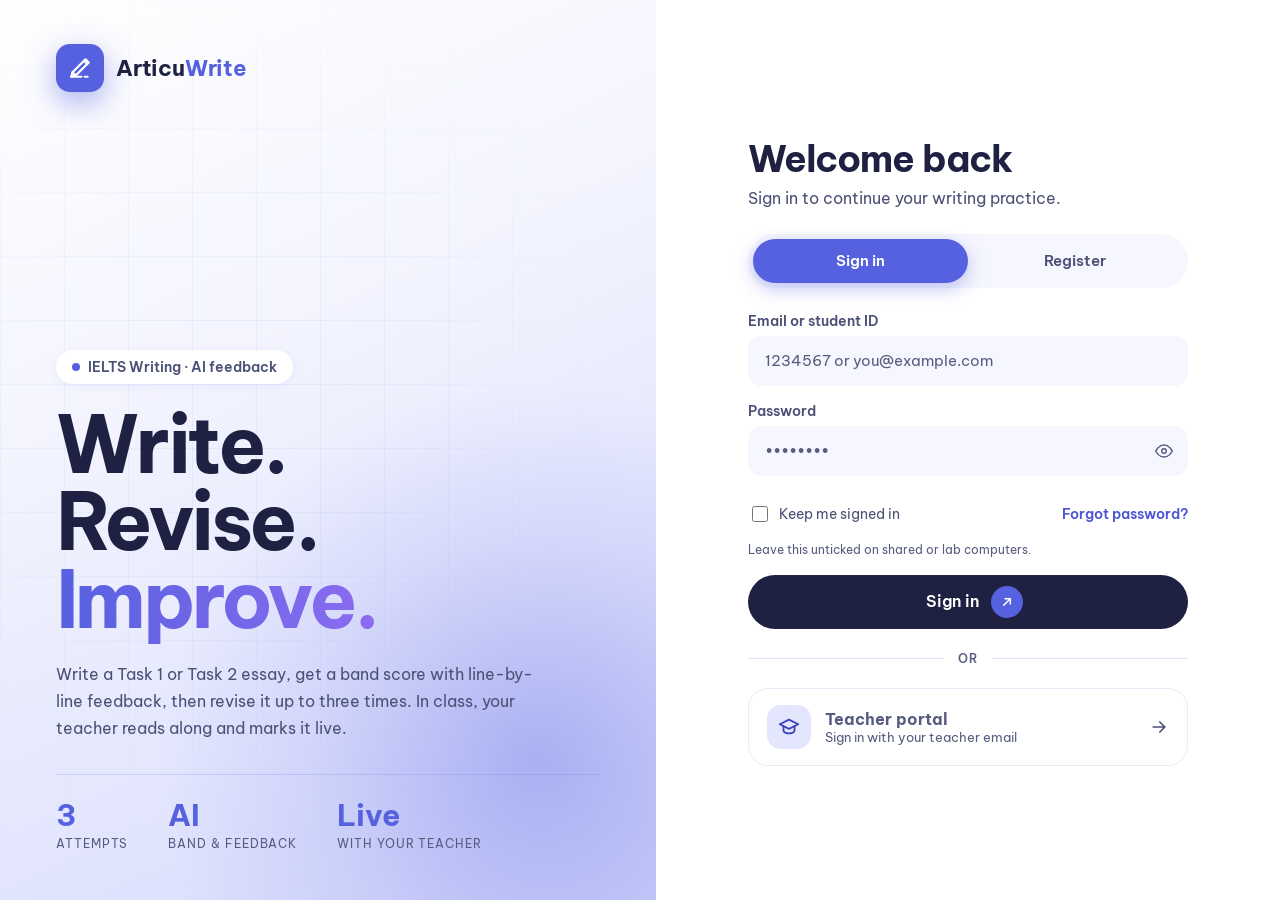
<file: login.html>
<!DOCTYPE html>
<html lang="vi">
<head>
<meta charset="UTF-8">
<meta name="viewport" content="width=device-width, initial-scale=1">
<link rel="icon" type="image/svg+xml" href="icon.svg">
<link rel="apple-touch-icon" href="apple-touch-icon.png">
<meta name="theme-color" content="#5661E0">
<title>Writing App</title>
<link rel="stylesheet" href="aw-theme.css">
<style>
  .aw-modal-bg{position:fixed;inset:0;background:rgba(30,33,66,.45);z-index:500;display:none;align-items:center;justify-content:center;padding:20px}
  .aw-modal-bg.show{display:flex}
  /* Loading overlay */
  .aw-loading-overlay{position:fixed;inset:0;background:rgba(16,34,46,.65);z-index:9999;display:none;flex-direction:column;align-items:center;justify-content:center;gap:16px}
  .aw-loading-overlay.show{display:flex}
  .aw-loading-overlay .aw-spin{width:40px;height:40px;border-width:4px}
  .aw-loading-overlay p{color:#fff;font-size:1rem;font-weight:600;margin:0}
</style>
</head>
<body>

<!-- Loading overlay — prevents double-tap/click during login -->
<div class="aw-loading-overlay" id="loadingOverlay">
  <span class="aw-spin"></span>
  <p id="loadingMsg">Đang đăng nhập…</p>
</div>

<div class="aw-split">
  <aside class="aw-hero" aria-label="ArticuWrite">
    <div class="aw-hero-brand"><i><svg viewBox="0 0 24 24" fill="none" stroke="#fff" stroke-width="1.6" stroke-linecap="round" stroke-linejoin="round" aria-hidden="true"><path d="M5.4 18.6 6.39 15.21 16.15 5.45 18.55 7.85 8.79 17.61Z"/><path d="M6.39 15.21 8.79 17.61M14.95 6.65 17.35 9.05"/><path d="M5.4 18.6H13.1M15.5 18.6H17.7"/></svg></i><span>Articu<b>Write</b></span></div>
    <div>
      <span class="aw-hero-pill">IELTS Writing · AI feedback</span>
      <h1>Write.<br>Revise.<br><em>Improve.</em></h1>
      <p class="aw-hero-text">Write a Task 1 or Task 2 essay, get a band score with line-by-line feedback, then revise it up to three times. In class, your teacher reads along and marks it live.</p>
      <div class="aw-hero-stats">
        <div><b>3</b><span>Attempts</span></div>
        <div><b>AI</b><span>Band &amp; feedback</span></div>
        <div><b>Live</b><span>With your teacher</span></div>
      </div>
    </div>
  </aside>

  <main class="aw-split-form">
    <div class="aw-form-box">
      <div id="brand" hidden></div>
      <h2>Welcome back</h2>
      <p class="aw-form-sub">Sign in to continue your writing practice.</p>
      <nav class="aw-seg" aria-label="Account"><a class="on" href="login.html" aria-current="page">Sign in</a><a href="signup.html">Register</a></nav>

      <form id="form" autocomplete="on">
        <div class="aw-field">
          <label class="aw-label" for="idInput">Email or student ID</label>
          <input class="aw-input" id="idInput" placeholder="1234567 or you@example.com" autocomplete="username">
        </div>
        <div class="aw-field">
          <label class="aw-label" for="pw">Password</label>
          <div class="aw-pass-wrap">
            <input class="aw-input" id="pw" type="password" placeholder="••••••••" autocomplete="current-password" style="padding-right:46px">
            <button type="button" class="aw-pass-toggle" id="pwToggle" title="Show / hide password" aria-label="Show or hide password" style="display:flex;align-items:center">
              <svg id="pwEye" xmlns="http://www.w3.org/2000/svg" width="18" height="18" viewBox="0 0 24 24" fill="none" stroke="currentColor" stroke-width="2" stroke-linecap="round" stroke-linejoin="round"><path d="M1 12s4-8 11-8 11 8 11 8-4 8-11 8-11-8-11-8z"/><circle cx="12" cy="12" r="3"/></svg>
            </button>
          </div>
        </div>
        <div style="display:flex;align-items:center;justify-content:space-between;gap:10px;margin:2px 0 6px">
          <label style="display:flex;align-items:center;gap:8px;font-size:.86rem;color:var(--aw-ink-2);cursor:pointer">
            <input type="checkbox" id="rememberMe" style="width:16px;height:16px;cursor:pointer">
            <span>Keep me signed in</span>
          </label>
          <a href="#" id="forgotStu" style="display:inline-flex;align-items:center;min-height:44px;font-size:.86rem;font-weight:600;color:var(--aw-primary-hv);text-decoration:none">Forgot password?</a>
        </div>
        <p style="margin:0 0 18px;font-size:.76rem;color:var(--aw-ink-3)">Leave this unticked on shared or lab computers.</p>
        <button class="aw-btn aw-btn-dark aw-go" id="submit" type="submit">Sign in<span class="aw-btn-go"><svg viewBox="0 0 24 24" fill="none" stroke="#fff" stroke-width="2.2" stroke-linecap="round" stroke-linejoin="round" aria-hidden="true"><path d="M7 17L17 7M9 7h8v8"/></svg></span></button>
      </form>

      <div class="aw-or">OR</div>
      <button type="button" class="aw-portal" id="teacherAccess">
        <i><svg viewBox="0 0 24 24" fill="none" stroke="currentColor" stroke-width="2" stroke-linecap="round" stroke-linejoin="round" aria-hidden="true"><path d="M2 9l10-5 10 5-10 5z"/><path d="M6 11v5c0 1.5 3 3 6 3s6-1.5 6-3v-5"/></svg></i>
        <span><b>Teacher portal</b><span>Sign in with your teacher email</span></span>
        <svg class="go" viewBox="0 0 24 24" fill="none" stroke="currentColor" stroke-width="2" stroke-linecap="round" stroke-linejoin="round" aria-hidden="true"><path d="M5 12h14M13 6l6 6-6 6"/></svg>
      </button>
    </div>
  </main>
</div>

<!-- Teacher login modal -->
<div class="aw-modal-bg" id="teacherModal">
  <div class="aw-auth-card" style="max-width:400px;margin:0">
    <div class="aw-auth-head">
      <h1 class="aw-auth-title" style="font-size:1.4rem">Teacher portal</h1>
      <p class="aw-auth-sub">Sign in with your teacher email.</p>
    </div>
    <div class="aw-field">
      <label class="aw-label">Email</label>
      <input class="aw-input" id="tEmail" type="email" placeholder="ban@dnpu.edu.vn">
    </div>
    <div class="aw-field">
      <label class="aw-label" for="tPw">Password</label>
      <div class="aw-pass-wrap">
        <input class="aw-input" id="tPw" type="password" placeholder="••••••••" style="padding-right:42px">
        <button type="button" class="aw-pass-toggle" id="tPwToggle" title="Hiện/ẩn mật khẩu" style="font-size:1rem;color:var(--aw-ink-3);display:flex;align-items:center">
          <svg id="tPwEye" xmlns="http://www.w3.org/2000/svg" width="18" height="18" viewBox="0 0 24 24" fill="none" stroke="currentColor" stroke-width="2" stroke-linecap="round" stroke-linejoin="round"><path d="M1 12s4-8 11-8 11 8 11 8-4 8-11 8-11-8-11-8z"/><circle cx="12" cy="12" r="3"/></svg>
        </button>
      </div>
    </div>
    <button class="aw-btn aw-btn-primary aw-btn-block" id="tSubmit" style="margin-top:6px">Sign in</button>
    <div style="display:flex;justify-content:space-between;margin-top:12px">
      <a href="#" id="forgotTea" style="font-size:.82rem;color:var(--aw-primary);text-decoration:none">Forgot password?</a>
      <a href="#" id="tClose" style="font-size:.82rem;color:var(--aw-ink-3);text-decoration:none">Cancel</a>
    </div>
  </div>
</div>

<script src="aw-common.js"></script>
<script>
if (typeof AW === 'undefined') {
  document.body.innerHTML='<div style="max-width:560px;margin:80px auto;padding:30px;border:2px solid #EA4335;border-radius:14px;font-family:system-ui"><h2>Không tải được aw-common.js</h2></div>';
  throw new Error('no AW');
}
document.getElementById('brand').innerHTML = AW.brandLockup();

// Sent here because the class was archived (End Course)
if (/[?&]closed=1/.test(location.search))
  AW.toast('Lớp của bạn đã kết thúc học kỳ nên tài khoản đã khoá. Liên hệ giảng viên nếu bạn học lại lớp này.','err',8000);

// Already logged in?
(function(){
  var s = AW.session.get();
  if (s && s.role) location.href = s.role==='teacher' ? AW.TEACHER_HOME : AW.STUDENT_HOME;
})();

/*── Loading overlay ──*/
function showLoading(msg){
  document.getElementById('loadingMsg').textContent = msg||'Đang đăng nhập…';
  document.getElementById('loadingOverlay').classList.add('show');
}
function hideLoading(){ document.getElementById('loadingOverlay').classList.remove('show'); }

/*── Password toggle ──*/
var EYE_ON  = '<svg xmlns="http://www.w3.org/2000/svg" width="18" height="18" viewBox="0 0 24 24" fill="none" stroke="currentColor" stroke-width="2" stroke-linecap="round" stroke-linejoin="round"><path d="M1 12s4-8 11-8 11 8 11 8-4 8-11 8-11-8-11-8z"/><circle cx="12" cy="12" r="3"/></svg>';
var EYE_OFF = '<svg xmlns="http://www.w3.org/2000/svg" width="18" height="18" viewBox="0 0 24 24" fill="none" stroke="currentColor" stroke-width="2" stroke-linecap="round" stroke-linejoin="round"><path d="M17.94 17.94A10.07 10.07 0 0 1 12 20c-7 0-11-8-11-8a18.45 18.45 0 0 1 5.06-5.94M9.9 4.24A9.12 9.12 0 0 1 12 4c7 0 11 8 11 8a18.5 18.5 0 0 1-2.16 3.19m-6.72-1.07a3 3 0 1 1-4.24-4.24"/><line x1="1" y1="1" x2="23" y2="23"/></svg>';
function togglePw(inputId, btnId){
  document.getElementById(btnId).onclick = function(){
    var inp = document.getElementById(inputId);
    var hidden = inp.type === 'password';
    inp.type = hidden ? 'text' : 'password';
    this.innerHTML = hidden ? EYE_OFF : EYE_ON;
    this.title = hidden ? 'Ẩn mật khẩu' : 'Hiện mật khẩu';
  };
}
togglePw('pw', 'pwToggle');
togglePw('tPw', 'tPwToggle');

/*── Student login ──*/
var isSubmitting = false;
document.getElementById('form').onsubmit = function(e){
  e.preventDefault();
  if (isSubmitting) return;
  var id   = (document.getElementById('idInput').value||'').trim();
  var pass = document.getElementById('pw').value;
  if (!id || !pass){ AW.toast('Vui lòng nhập đầy đủ thông tin.','err'); return; }

  isSubmitting = true;
  showLoading('Đang đăng nhập…');

  AW.api('auth.studentLogin',{ studentId:id, password:pass, remember:document.getElementById('rememberMe').checked })
    .then(function(res){
      if (res && res.success){
        var remember = document.getElementById('rememberMe').checked;
        AW.session.set(Object.assign({role:'student'}, res.data), {remember:remember});
        location.href = AW.STUDENT_HOME;
      } else {
        hideLoading();
        isSubmitting = false;
        AW.toast((res&&res.error)||'Đăng nhập thất bại.','err',4000);
      }
    }).catch(function(){
      hideLoading();
      isSubmitting = false;
      AW.toast('Không kết nối được máy chủ.','err');
    });
};

/*── Teacher login ──*/
var tm = document.getElementById('teacherModal');
document.getElementById('teacherAccess').onclick = function(){ tm.classList.add('show'); };
document.getElementById('tClose').onclick = function(e){ e.preventDefault(); tm.classList.remove('show'); };

var isTeacherSubmitting = false;
document.getElementById('tSubmit').onclick = function(){
  if (isTeacherSubmitting) return;
  var email = (document.getElementById('tEmail').value||'').trim();
  var pass  = document.getElementById('tPw').value;
  if (!email || !pass){ AW.toast('Nhập email và mật khẩu.','err'); return; }

  isTeacherSubmitting = true;
  showLoading('Đang xác thực giáo viên…');

  AW.api('auth.teacherLogin',{ email:email, password:pass, remember:!!(document.getElementById('rememberMe')||{}).checked })
    .then(function(res){
      if (res && res.success){
        var rm = document.getElementById('rememberMe');
        AW.session.set(Object.assign({role:'teacher'}, res.data), {remember: rm ? rm.checked : false});
        location.href = AW.TEACHER_HOME;
      } else {
        hideLoading();
        isTeacherSubmitting = false;
        AW.toast((res&&res.error)||'Đăng nhập thất bại.','err',4000);
      }
    }).catch(function(){
      hideLoading();
      isTeacherSubmitting = false;
      AW.toast('Không kết nối được máy chủ.','err');
    });
};

/*── Forgot password ──*/
function forgot(){
  var email = prompt('Nhập email đã đăng ký để nhận lại mật khẩu:');
  if (!email) return;
  showLoading('Đang gửi email khôi phục…');
  AW.api('auth.forgotPassword',{email:email.trim()}).then(function(res){
    hideLoading();
    if (res&&res.success) AW.toast('Đã gửi mật khẩu tới email của bạn.','ok',4000);
    else AW.toast((res&&res.error)||'Không gửi được email.','err',4000);
  }).catch(function(){ hideLoading(); AW.toast('Lỗi kết nối.','err'); });
}
document.getElementById('forgotStu').onclick = function(e){ e.preventDefault(); forgot(); };
document.getElementById('forgotTea').onclick = function(e){ e.preventDefault(); forgot(); };
</script>
</body>
</html>
</file>
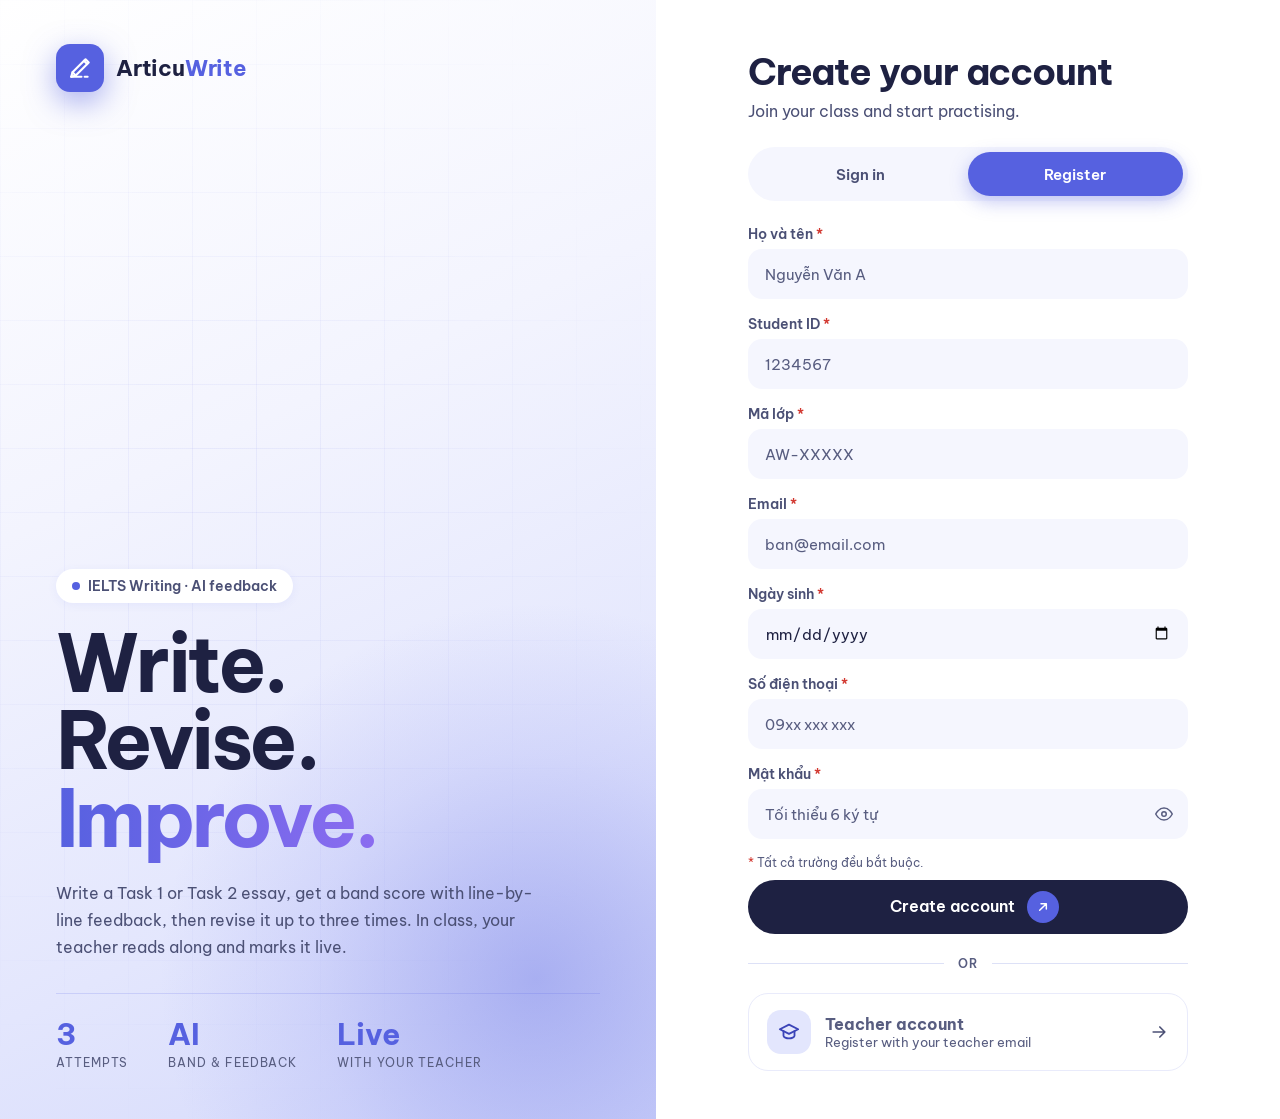
<file: signup.html>
<!DOCTYPE html>
<html lang="vi">
<head>
<meta charset="UTF-8">
<meta name="viewport" content="width=device-width, initial-scale=1">
<link rel="icon" type="image/svg+xml" href="icon.svg">
<link rel="apple-touch-icon" href="apple-touch-icon.png">
<meta name="theme-color" content="#5661E0">
<title>Writing App</title>
<link rel="stylesheet" href="aw-theme.css">
<style>
  .aw-modal-bg{position:fixed;inset:0;background:rgba(30,33,66,.45);z-index:500;display:none;align-items:center;justify-content:center;padding:20px}
  .aw-modal-bg.show{display:flex}
  /* Loading overlay */
  .aw-loading-overlay{position:fixed;inset:0;background:rgba(16,34,46,.6);z-index:9999;display:none;flex-direction:column;align-items:center;justify-content:center;gap:16px}
  .aw-loading-overlay.show{display:flex}
  .aw-loading-overlay .aw-spin{width:40px;height:40px;border-width:4px}
  .aw-loading-overlay p{color:#fff;font-size:1rem;font-weight:600;margin:0}
  /* Field error highlight */
  .aw-input.field-error{border-color:var(--aw-danger)!important;background:#fff5f5}
  .aw-input:disabled{opacity:.6;cursor:not-allowed}
  .aw-field-err{font-size:.8rem;line-height:1.4;color:#B42318;margin-top:6px;display:none}
  .aw-btn.loading{pointer-events:none}
  .aw-field-err.show{display:block}
</style>
</head>
<body>

<!-- Loading overlay -->
<div class="aw-loading-overlay" id="loadingOverlay">
  <span class="aw-spin"></span>
  <p id="loadingMsg">Đang xử lý…</p>
</div>

<div class="aw-split">
  <aside class="aw-hero" aria-label="ArticuWrite">
    <div class="aw-hero-brand"><i><svg viewBox="0 0 24 24" fill="none" stroke="#fff" stroke-width="1.6" stroke-linecap="round" stroke-linejoin="round" aria-hidden="true"><path d="M5.4 18.6 6.39 15.21 16.15 5.45 18.55 7.85 8.79 17.61Z"/><path d="M6.39 15.21 8.79 17.61M14.95 6.65 17.35 9.05"/><path d="M5.4 18.6H13.1M15.5 18.6H17.7"/></svg></i><span>Articu<b>Write</b></span></div>
    <div>
      <span class="aw-hero-pill">IELTS Writing · AI feedback</span>
      <h1>Write.<br>Revise.<br><em>Improve.</em></h1>
      <p class="aw-hero-text">Write a Task 1 or Task 2 essay, get a band score with line-by-line feedback, then revise it up to three times. In class, your teacher reads along and marks it live.</p>
      <div class="aw-hero-stats">
        <div><b>3</b><span>Attempts</span></div>
        <div><b>AI</b><span>Band &amp; feedback</span></div>
        <div><b>Live</b><span>With your teacher</span></div>
      </div>
    </div>
  </aside>

  <main class="aw-split-form">
    <div class="aw-form-box">
      <div id="brand" hidden></div>
      <h2>Create your account</h2>
      <p class="aw-form-sub">Join your class and start practising.</p>
      <nav class="aw-seg" aria-label="Account"><a href="login.html">Sign in</a><a class="on" href="signup.html" aria-current="page">Register</a></nav>
      <form id="form" autocomplete="on" novalidate>

      <!-- Full name -->
      <div class="aw-field">
        <label class="aw-label" for="name">Họ và tên <span style="color:var(--aw-danger)">*</span></label>
        <input class="aw-input" id="name" required aria-describedby="err-name" placeholder="Nguyễn Văn A" autocomplete="name">
        <div class="aw-field-err" id="err-name" role="alert"></div>
      </div>
        <!-- Student ID -->
        <div class="aw-field">
          <label class="aw-label" for="studentId">Student ID <span style="color:var(--aw-danger)">*</span></label>
          <input class="aw-input" id="studentId" required aria-describedby="err-studentId" placeholder="1234567" autocomplete="username">
          <div class="aw-field-err" id="err-studentId" role="alert"></div>
        </div>
        <!-- Class code -->
        <div class="aw-field">
          <label class="aw-label" for="class">Mã lớp <span style="color:var(--aw-danger)">*</span></label>
          <input class="aw-input" id="class" required aria-describedby="err-class" placeholder="AW-XXXXX" style="text-transform:uppercase" autocomplete="off">
          <div class="aw-field-err" id="err-class" role="alert"></div>
        </div>

      <!-- Email -->
      <div class="aw-field">
        <label class="aw-label" for="email">Email <span style="color:var(--aw-danger)">*</span></label>
        <input class="aw-input" id="email" required aria-describedby="err-email" type="email" placeholder="ban@email.com" autocomplete="email">
        <div class="aw-field-err" id="err-email" role="alert"></div>
      </div>
        <!-- Birthdate -->
        <div class="aw-field">
          <label class="aw-label" for="birthdate">Ngày sinh <span style="color:var(--aw-danger)">*</span></label>
          <input class="aw-input" id="birthdate" required aria-describedby="err-birthdate" type="date" autocomplete="bday">
          <div class="aw-field-err" id="err-birthdate" role="alert"></div>
        </div>
        <!-- Phone -->
        <div class="aw-field">
          <label class="aw-label" for="phone">Số điện thoại <span style="color:var(--aw-danger)">*</span></label>
          <input class="aw-input" id="phone" required aria-describedby="err-phone" placeholder="09xx xxx xxx" autocomplete="tel" type="tel">
          <div class="aw-field-err" id="err-phone" role="alert"></div>
        </div>

      <!-- Password -->
      <div class="aw-field">
        <label class="aw-label" for="pw">Mật khẩu <span style="color:var(--aw-danger)">*</span></label>
        <div class="aw-pass-wrap">
          <input class="aw-input" id="pw" required aria-describedby="err-pw" type="password" placeholder="Tối thiểu 6 ký tự" autocomplete="new-password" style="padding-right:42px">
          <button type="button" class="aw-pass-toggle" id="pwToggle" title="Hiện/ẩn mật khẩu" aria-label="Hiện hoặc ẩn mật khẩu" style="font-size:1rem;display:flex;align-items:center">
            <svg xmlns="http://www.w3.org/2000/svg" width="18" height="18" viewBox="0 0 24 24" fill="none" stroke="currentColor" stroke-width="2" stroke-linecap="round" stroke-linejoin="round"><path d="M1 12s4-8 11-8 11 8 11 8-4 8-11 8-11-8-11-8z"/><circle cx="12" cy="12" r="3"/></svg>
          </button>
        </div>
        <div class="aw-field-err" id="err-pw" role="alert"></div>
      </div>

      <p style="font-size:.76rem;color:var(--aw-ink-3);margin:0 0 10px">
        <span style="color:var(--aw-danger)">*</span> Tất cả trường đều bắt buộc.
      </p>

      <button class="aw-btn aw-btn-dark aw-go" id="submit" type="submit">Create account<span class="aw-btn-go"><svg viewBox="0 0 24 24" fill="none" stroke="#fff" stroke-width="2.2" stroke-linecap="round" stroke-linejoin="round" aria-hidden="true"><path d="M7 17L17 7M9 7h8v8"/></svg></span></button>
    </form>

      <div class="aw-or">OR</div>
      <button type="button" class="aw-portal" id="teacherReg">
        <i><svg viewBox="0 0 24 24" fill="none" stroke="currentColor" stroke-width="2" stroke-linecap="round" stroke-linejoin="round" aria-hidden="true"><path d="M2 9l10-5 10 5-10 5z"/><path d="M6 11v5c0 1.5 3 3 6 3s6-1.5 6-3v-5"/></svg></i>
        <span><b>Teacher account</b><span>Register with your teacher email</span></span>
        <svg class="go" viewBox="0 0 24 24" fill="none" stroke="currentColor" stroke-width="2" stroke-linecap="round" stroke-linejoin="round" aria-hidden="true"><path d="M5 12h14M13 6l6 6-6 6"/></svg>
      </button>
    </div>
  </main>
</div>

<!-- Teacher signup modal -->
<div class="aw-modal-bg" id="teacherModal">
  <div class="aw-auth-card" style="max-width:400px;margin:0">
    <div class="aw-auth-head">
      <h1 class="aw-auth-title" style="font-size:1.4rem">Teacher account</h1>
    </div>
    <div class="aw-field">
      <label class="aw-label" for="tName">Họ và tên <span style="color:var(--aw-danger)">*</span></label>
      <input class="aw-input" id="tName" required aria-describedby="err-tName" placeholder="ThS. Nguyễn Văn A">
      <div class="aw-field-err" id="err-tName" role="alert"></div>
    </div>
    <div class="aw-field">
      <label class="aw-label" for="tEmail">Email <span style="color:var(--aw-danger)">*</span></label>
      <input class="aw-input" id="tEmail" required aria-describedby="err-tEmail" type="email" placeholder="ban@dnpu.edu.vn">
      <div class="aw-field-err" id="err-tEmail" role="alert"></div>
    </div>
      <div class="aw-field">
        <label class="aw-label" for="tBirth">Ngày sinh <span style="color:var(--aw-danger)">*</span></label>
        <input class="aw-input" id="tBirth" required aria-describedby="err-tBirth" type="date">
        <div class="aw-field-err" id="err-tBirth" role="alert"></div>
      </div>
      <div class="aw-field">
        <label class="aw-label" for="tPhone">Số điện thoại <span style="color:var(--aw-danger)">*</span></label>
        <input class="aw-input" id="tPhone" required aria-describedby="err-tPhone" placeholder="09xx" type="tel">
        <div class="aw-field-err" id="err-tPhone" role="alert"></div>
      </div>
    <div class="aw-field">
      <label class="aw-label" for="tPw">Mật khẩu <span style="color:var(--aw-danger)">*</span></label>
      <div class="aw-pass-wrap">
        <input class="aw-input" id="tPw" required aria-describedby="err-tPw" type="password" placeholder="Tối thiểu 6 ký tự" style="padding-right:42px">
        <button type="button" class="aw-pass-toggle" id="tPwToggle" title="Hiện/ẩn mật khẩu" aria-label="Hiện hoặc ẩn mật khẩu" style="font-size:1rem;display:flex;align-items:center">
          <svg xmlns="http://www.w3.org/2000/svg" width="18" height="18" viewBox="0 0 24 24" fill="none" stroke="currentColor" stroke-width="2" stroke-linecap="round" stroke-linejoin="round"><path d="M1 12s4-8 11-8 11 8 11 8-4 8-11 8-11-8-11-8z"/><circle cx="12" cy="12" r="3"/></svg>
        </button>
      </div>
      <div class="aw-field-err" id="err-tPw" role="alert"></div>
    </div>
    <button class="aw-btn aw-btn-primary aw-btn-block" id="tSubmit" style="margin-top:6px">
      Create teacher account
    </button>
    <div style="text-align:right;margin-top:12px">
      <a href="#" id="tClose" style="font-size:.82rem;color:var(--aw-ink-3);text-decoration:none">Cancel</a>
    </div>
  </div>
</div>

<script src="aw-common.js"></script>
<script>
if (typeof AW === 'undefined') {
  document.body.innerHTML='<div style="max-width:560px;margin:80px auto;padding:30px;border:2px solid #EA4335;border-radius:14px;font-family:system-ui"><h2>Không tải được aw-common.js</h2></div>';
  throw new Error('no AW');
}
document.getElementById('brand').innerHTML = AW.brandLockup();

/*── Helpers ──────────────────────────────────────────────────*/
function val(id){ return (document.getElementById(id)||{}).value; }
function trim(id){ return (val(id)||'').trim(); }

function setErr(fieldId, msg){
  var inp = document.getElementById(fieldId);
  var err = document.getElementById('err-'+fieldId);
  if (inp) { inp.classList.toggle('field-error', !!msg); inp.setAttribute('aria-invalid', String(!!msg)); }
  if (err) { err.textContent = msg||''; err.classList.toggle('show', !!msg); }
}

function showLoading(msg){
  document.getElementById('loadingMsg').textContent = msg||'Đang xử lý…';
  document.getElementById('loadingOverlay').classList.add('show');
}
function hideLoading(){
  document.getElementById('loadingOverlay').classList.remove('show');
}

/*── Password toggle ──────────────────────────────────────────*/
var EYE_ON  = '<svg xmlns="http://www.w3.org/2000/svg" width="18" height="18" viewBox="0 0 24 24" fill="none" stroke="currentColor" stroke-width="2" stroke-linecap="round" stroke-linejoin="round"><path d="M1 12s4-8 11-8 11 8 11 8-4 8-11 8-11-8-11-8z"/><circle cx="12" cy="12" r="3"/></svg>';
var EYE_OFF = '<svg xmlns="http://www.w3.org/2000/svg" width="18" height="18" viewBox="0 0 24 24" fill="none" stroke="currentColor" stroke-width="2" stroke-linecap="round" stroke-linejoin="round"><path d="M17.94 17.94A10.07 10.07 0 0 1 12 20c-7 0-11-8-11-8a18.45 18.45 0 0 1 5.06-5.94M9.9 4.24A9.12 9.12 0 0 1 12 4c7 0 11 8 11 8a18.5 18.5 0 0 1-2.16 3.19m-6.72-1.07a3 3 0 1 1-4.24-4.24"/><line x1="1" y1="1" x2="23" y2="23"/></svg>';
function togglePw(inputId, btn){
  btn.onclick = function(){
    var inp = document.getElementById(inputId);
    var hidden = inp.type === 'password';
    inp.type = hidden ? 'text' : 'password';
    btn.innerHTML = hidden ? EYE_OFF : EYE_ON;
    btn.title = hidden ? 'Ẩn mật khẩu' : 'Hiện mật khẩu';
  };
}
togglePw('pw',  document.getElementById('pwToggle'));
togglePw('tPw', document.getElementById('tPwToggle'));

/*── Validation ───────────────────────────────────────────────
   One rule per field → '' or a message that says how to fix it. A field is
   checked when the student leaves it (blur) and all of them on submit —
   never while typing; typing only clears the message already shown.      */
var EMAIL_RE = /^[^\s@]+@[^\s@]+\.[^\s@]+$/;
function emailRule(v){
  if (!v) return 'Nhập email bạn đang dùng — cần để lấy lại mật khẩu.';
  if (v.indexOf('@') < 0) return 'Email thiếu ký tự @ — ví dụ: ten@gmail.com.';
  return EMAIL_RE.test(v) ? '' : 'Email thiếu phần sau @ — ví dụ: ten@gmail.com.';
}
function pwRule(v){
  if (!v.trim()) return 'Tạo mật khẩu có ít nhất 6 ký tự.';
  return v.trim().length < 6 ? 'Mật khẩu mới có ' + v.trim().length + ' ký tự — thêm cho đủ 6.' : '';
}
var RULES = {
  name:      function(v){ return v ? '' : 'Nhập họ và tên đầy đủ, ví dụ: Nguyễn Văn A.'; },
  studentId: function(v){ return v ? '' : 'Nhập mã số sinh viên của bạn (in trên thẻ sinh viên).'; },
  'class':   function(v){ return v ? '' : 'Nhập mã lớp giáo viên đã gửi, dạng AW-XXXXX.'; },
  email:     emailRule,
  birthdate: function(v){ return v ? '' : 'Chọn ngày sinh của bạn.'; },
  phone:     function(v){ return v ? '' : 'Nhập số điện thoại, ví dụ: 0912345678.'; },
  pw:        pwRule,
  tName:     function(v){ return v ? '' : 'Nhập họ và tên của thầy/cô.'; },
  tEmail:    emailRule,
  tBirth:    function(v){ return v ? '' : 'Chọn ngày sinh.'; },
  tPhone:    function(v){ return v ? '' : 'Nhập số điện thoại, ví dụ: 0912345678.'; },
  tPw:       pwRule
};
function check(id){
  var raw = val(id) || '', msg = RULES[id](/pw$/i.test(id) ? raw : raw.trim());
  setErr(id, msg);
  return !msg;
}
function checkAll(ids){
  var bad = ids.filter(function(id){ return !check(id); });
  if (bad.length) document.getElementById(bad[0]).focus();   // straight to the first field to fix
  return !bad.length;
}
function wire(ids){
  ids.forEach(function(id){
    var el = document.getElementById(id);
    el.addEventListener('blur',  function(){ check(id); });
    el.addEventListener('input', function(){ setErr(id, ''); });
  });
}
// submitting: the button shows it and cannot be pressed twice
function busy(btn, on){
  if (on) { btn.dataset.label = btn.innerHTML; btn.innerHTML = '<span class="aw-spin"></span> Đang gửi…'; }
  else if (btn.dataset.label) btn.innerHTML = btn.dataset.label;
  btn.disabled = on; btn.classList.toggle('loading', on); btn.setAttribute('aria-busy', String(on));
}

/*── Student signup ───────────────────────────────────────────*/
var STUDENT_FIELDS = ['name','studentId','class','email','birthdate','phone','pw'];
wire(STUDENT_FIELDS);

document.getElementById('form').onsubmit = function(e){
  e.preventDefault();
  if (!checkAll(STUDENT_FIELDS)) return;
  var btn = document.getElementById('submit');
  busy(btn, true);
  showLoading('Đang kiểm tra thông tin…');

  AW.api('auth.studentSignup',{
    studentId: trim('studentId'),
    name:      trim('name'),
    class:     trim('class').toUpperCase(),
    birthdate: trim('birthdate'),
    password:  val('pw'),
    phone:     trim('phone'),
    email:     trim('email')
  }).then(function(res){
    hideLoading(); busy(btn, false);
    if (res && res.success){
      AW.session.set(Object.assign({role:'student'}, res.data), {remember:false});
      if (res.data && res.data.otherClasses) {
        // same person, another class: a second account with its own Student ID
        AW.toast('Đăng ký thành công! Lớp này dùng Student ID '+res.data.studentId+'. Tài khoản ở lớp cũ vẫn giữ nguyên — vào lớp nào thì đăng nhập bằng Student ID của lớp đó.','ok',6000);
        setTimeout(function(){ location.href = AW.STUDENT_HOME; }, 3500);
      } else {
        AW.toast('Đăng ký thành công!','ok');
        setTimeout(function(){ location.href = AW.STUDENT_HOME; }, 600);
      }
    } else {
      var msg = (res && res.error) || 'Đăng ký thất bại.';
      // Map server error to specific field if possible
      var field = (res && res.field) || null;
      if (field) {
        setErr(field, msg);
        var el = document.getElementById(field);
        if (el) el.focus();
      } else if (msg.indexOf('Student ID')!==-1)  { setErr('studentId', msg); }
      else if (msg.indexOf('Email')!==-1)          { setErr('email', msg); }
      else if (msg.indexOf('điện thoại')!==-1)     { setErr('phone', msg); }
      else if (msg.indexOf('Mã lớp')!==-1||msg.indexOf('lớp')!==-1) { setErr('class', msg); }
      else AW.toast(msg,'err',5000);
    }
  }).catch(function(){
    hideLoading(); busy(btn, false);
    AW.toast('Không kết nối được máy chủ. Kiểm tra mạng rồi bấm Create account lại — thông tin bạn nhập vẫn còn.','err',6000);
  });
};

/*── Teacher signup ───────────────────────────────────────────*/
var tm = document.getElementById('teacherModal');
document.getElementById('teacherReg').onclick = function(){ tm.classList.add('show'); };
document.getElementById('tClose').onclick = function(e){
  e.preventDefault(); tm.classList.remove('show');
};

var TEACHER_FIELDS = ['tName','tEmail','tBirth','tPhone','tPw'];

wire(TEACHER_FIELDS);

document.getElementById('tSubmit').onclick = function(){
  if (!checkAll(TEACHER_FIELDS)) return;
  var tBtn = this;
  busy(tBtn, true);
  showLoading('Đang tạo tài khoản giáo viên…');

  AW.api('auth.teacherSignup',{
    name:      trim('tName'),
    email:     trim('tEmail'),
    birthdate: trim('tBirth'),
    password:  val('tPw'),
    phone:     trim('tPhone'),
    class:     ''
  }).then(function(res){
    hideLoading(); busy(tBtn, false);
    if (res && res.success){
      AW.session.set(Object.assign({role:'teacher'}, res.data), {remember:false});
      AW.toast('Tạo tài khoản thành công!','ok');
      setTimeout(function(){ location.href = AW.TEACHER_HOME; }, 600);
    } else {
      var msg = (res && res.error) || 'Đăng ký thất bại.';
      if (msg.indexOf('Email')!==-1 || msg.indexOf('email')!==-1) setErr('tEmail', msg);
      else AW.toast(msg,'err',5000);
    }
  }).catch(function(){
    hideLoading(); busy(tBtn, false);
    AW.toast('Không kết nối được máy chủ. Kiểm tra mạng rồi bấm lại.','err',6000);
  });
};
</script>
</body>
</html>
</file>
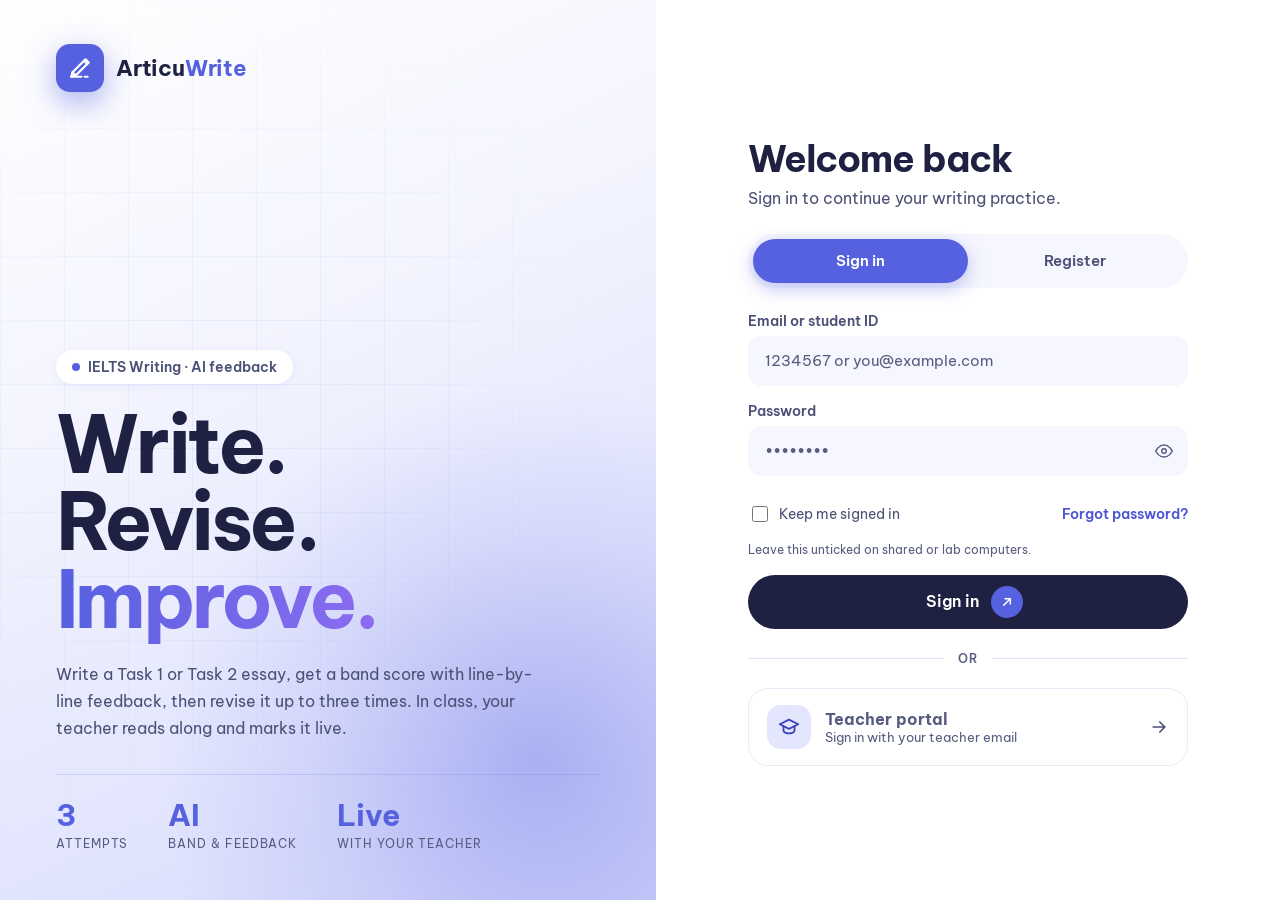
<file: student.html>
<!DOCTYPE html>
<html lang="vi">
<head>
<meta charset="UTF-8">
<meta name="viewport" content="width=device-width, initial-scale=1">
<!-- App icon: SVG data URI — no file, no extra request, no 404 -->
<link rel="icon" type="image/svg+xml" href="icon.svg">
<link rel="apple-touch-icon" href="apple-touch-icon.png">
<meta name="theme-color" content="#5661E0">
<title>Writing App</title>
<link rel="stylesheet" href="aw-theme.css">
<style>
  .aw-mode-grid{display:grid;grid-template-columns:repeat(auto-fit,minmax(240px,1fr));gap:18px;margin-bottom:28px}
  .aw-mode-card.aw-mode-locked{cursor:not-allowed;opacity:.55;filter:grayscale(.5)}
  .aw-mode-card.aw-mode-locked:hover{transform:none;box-shadow:var(--aw-shadow-sm)}
  .aw-lock-badge{font-size:.68rem;font-weight:700;background:var(--aw-surface-2);color:var(--aw-ink-3);padding:2px 8px;border-radius:10px;vertical-align:middle}
  .aw-mode-card{background:var(--aw-surface);border:none;border-radius:var(--aw-r-lg);padding:24px;cursor:pointer;transition:transform .14s,box-shadow .16s;box-shadow:var(--aw-shadow);position:relative;overflow:hidden}
  .aw-mode-card:hover{transform:translateY(-4px);box-shadow:var(--aw-shadow-lg)}
  .aw-mode-ic{width:48px;height:48px;border-radius:50%;display:grid;place-items:center;font-size:1.4rem;margin-bottom:16px;background:var(--aw-primary-lt);color:#3B44B8}
  .aw-mode-ic svg{width:24px;height:24px}
  .aw-mode-free .aw-mode-ic{background:#DDF3EA;color:#1D6B4F}
  .aw-mode-inclass .aw-mode-ic{background:var(--aw-primary-lt)}
  .aw-mode-hw .aw-mode-ic{background:#FFF1C7;color:#7A5A00}
  .aw-mode-translate .aw-mode-ic{background:#FCE4F1;color:#9C2A68}
  .aw-mode-test .aw-mode-ic{background:var(--aw-primary-dk);color:#fff}
  /* My Progress (see showProgress): tokens only, no gradients */
  .sp{--ink:#1E2142;--muted:#585D80;--primary:#5661E0;--surface:#FFFFFF;--ground:#EEF0FD;color:var(--ink);display:flex;flex-direction:column;gap:16px}
  .sp-stats{margin:0;display:grid;grid-template-columns:repeat(4,minmax(0,1fr));background:var(--surface);border-radius:16px;padding:4px 8px}
  .sp-stats div{padding:12px 16px;border-left:1px solid var(--ground)}
  .sp-stats div:first-child{border-left:0}
  .sp-stats dd{margin:0;font-size:1.25rem;font-weight:800;line-height:1.2;font-variant-numeric:tabular-nums}
  .sp-stats dt{font-size:.75rem;font-weight:600;color:var(--muted);margin-top:4px}
  .sp-stats .hl dd{color:var(--primary);font-size:1.75rem;line-height:1}
  .sp-filters{display:flex;gap:8px;flex-wrap:wrap}
  .sp-filters .aw-search{flex:1 1 220px}
  .sp-list{display:flex;flex-direction:column;gap:8px}
  .sp-head,.sp-row{display:grid;grid-template-columns:minmax(0,1.5fr) minmax(0,1.3fr) 150px 96px;gap:16px;align-items:center}
  .sp-head{padding:0 16px;font-size:.75rem;font-weight:600;color:var(--muted)}
  .sp-row{background:var(--surface);border-radius:16px;padding:12px 16px}
  .sp-main h3{margin:0;font-size:.94rem;font-weight:600;line-height:1.35}
  .sp-main p{margin:4px 0 0;font-size:.8rem;color:var(--muted)}
  .sp-tries{display:flex;gap:8px;flex-wrap:wrap;align-items:center}
  .sp-try{min-width:76px;min-height:48px;padding:4px 12px;border:0;border-radius:12px;background:var(--ground);color:var(--ink);font-family:inherit;text-align:left;cursor:pointer;display:flex;flex-direction:column;justify-content:center}
  .sp-try b{font-size:1.25rem;font-weight:800;line-height:1.15;font-variant-numeric:tabular-nums}
  .sp-try span{font-size:.72rem;color:var(--muted);white-space:nowrap}
  .sp-try.best{background:var(--primary);color:#fff}.sp-try.best span{color:#fff}
  .sp-try:hover{outline:2px solid var(--primary);outline-offset:1px}
  .sp-left,.sp-closed{font-size:.8rem;color:var(--muted)}
  .sp-side{display:flex;flex-direction:column;gap:4px;font-size:.8rem;color:var(--muted)}
  .sp-chg{font-weight:700;color:var(--ink);font-variant-numeric:tabular-nums}.sp-chg small{font-weight:400;color:var(--muted);font-size:1em}
  .sp-teacher b{color:var(--ink);font-size:.94rem}
  .sp-acts{display:flex;gap:8px;justify-content:flex-end;align-items:center}
  .sp .res-ib{width:44px;height:44px;background:var(--ground);box-shadow:none;color:var(--primary)}
  .sp-note{grid-column:1/-1;background:var(--ground);border-radius:12px;padding:12px;font-size:.88rem;line-height:1.5}
  .sp-hint{margin:8px 4px 0;font-size:.8rem;color:var(--muted)}
  @media(max-width:767.98px){
    .sp{gap:12px}
    .sp-stats{grid-template-columns:repeat(2,minmax(0,1fr));padding:4px}
    .sp-stats div{padding:8px 12px;border-left:0}
    .sp-stats div:nth-child(even){border-left:1px solid var(--ground)}
    .sp-stats div:nth-child(n+3){border-top:1px solid var(--ground)}
    .sp-stats .hl dd{font-size:1.5rem}
    .sp-filters .aw-search{flex:1 1 100%}.sp-filters .aw-select{flex:1 1 0;min-width:0}
    .sp-head{display:none}
    .sp-row{grid-template-columns:minmax(0,1fr) auto;gap:12px;padding:12px}
    .sp-main{grid-column:1}.sp-acts{grid-column:2;grid-row:1;align-self:start}
    .sp-tries,.sp-side{grid-column:1/-1}
    .sp-side{flex-direction:row;flex-wrap:wrap;gap:4px 16px}.sp-side:empty{display:none}
    .sp-try{flex:0 1 calc((100% - 16px)/3);min-width:72px}
  }
  /* Test Simulation page */
  .ts-hero{display:flex;align-items:center;gap:18px;flex-wrap:wrap;background:var(--aw-surface);border-radius:var(--aw-r-lg);box-shadow:var(--aw-shadow);padding:22px 24px;margin-bottom:14px}
  .ts-hero-ic{width:56px;height:56px;border-radius:18px;background:var(--aw-primary-dk);color:#fff;display:grid;place-items:center;flex:0 0 auto}
  .ts-hero-ic svg{width:28px;height:28px}
  .ts-hero-txt{flex:1;min-width:240px}
  .ts-hero-txt h2{margin:0 0 4px;font-family:var(--aw-font-display);font-size:1.2rem}
  .ts-hero-txt p{margin:0;color:var(--aw-ink-2);line-height:1.55;font-size:.92rem}
  .ts-running{background:#FFF1C7;color:#7A5A00;border-radius:16px;padding:12px 16px;margin-bottom:14px;font-size:.9rem}
  .ts-running a{color:inherit;font-weight:700}
  .ts-list{display:flex;flex-direction:column;gap:10px}
  .ts-row{display:flex;align-items:center;gap:14px;flex-wrap:wrap;background:var(--aw-surface);border-radius:18px;padding:12px 16px;box-shadow:var(--aw-shadow-sm)}
  .ts-row-main{flex:1;min-width:200px}
  .ts-row-main b{display:block;font-size:.98rem}
  .ts-row-main span{font-size:.8rem;color:var(--aw-ink-3)}
  .ts-tries{display:flex;gap:8px}
  .ts-src{display:inline-block;font-size:.66rem;font-weight:800;border-radius:999px;padding:1px 8px;margin-right:4px;vertical-align:1px}
  /* Chart thumbnail hover in assignment card */
  .aw-chart-thumb-wrap{position:relative;display:inline-flex;align-items:center}
  .aw-chart-thumb-pop{
    display:none;position:absolute;top:24px;right:0;z-index:200;
    width:320px;max-width:80vw;border-radius:10px;
    border:2px solid #16825B;box-shadow:0 8px 32px rgba(0,0,0,.22);
    background:#fff;object-fit:contain
  }
  .aw-chart-thumb-wrap:hover .aw-chart-thumb-pop{display:block}
  /* Free Writing task selector panel */
  .aw-free-panel{background:var(--aw-surface);border:none;border-radius:var(--aw-r-lg);padding:24px;margin-bottom:20px;box-shadow:var(--aw-shadow)}
  .aw-free-panel h3{font-family:var(--aw-font-display);margin:0 0 6px;font-size:1.15rem}
  .aw-free-panel p{margin:0 0 18px;color:var(--aw-ink-2);font-size:.9rem;line-height:1.5}
  .aw-free-tasks{display:grid;grid-template-columns:1fr 1fr;gap:12px}
  @media(max-width:540px){.aw-free-tasks{grid-template-columns:1fr}}
  .aw-free-task{border:2px solid transparent;border-radius:20px;padding:16px 18px;cursor:pointer;transition:all .18s;background:var(--aw-surface-2);text-align:left}
  .aw-free-task:hover{border-color:var(--aw-primary);background:var(--aw-primary-lt);transform:translateY(-2px);box-shadow:var(--aw-shadow)}
  .aw-free-task.t1:hover{border-color:#14633F;background:#E6F5EE}
  .aw-free-task .ft-icon{font-size:1.6rem;margin-bottom:8px}
  .aw-free-task .ft-badge{display:inline-flex;align-items:center;gap:5px;font-size:.7rem;font-weight:800;padding:2px 9px;border-radius:12px;margin-bottom:6px;letter-spacing:.03em}
  .t2 .ft-badge{background:var(--aw-primary-lt);color:#3B44B8;border:none}
  .t1 .ft-badge{background:#DDF3EA;color:#1D6B4F;border:none}
  .aw-free-task h4{margin:0 0 4px;font-size:.95rem;font-family:var(--aw-font-display)}
  .aw-free-task p{margin:0;font-size:.8rem;color:var(--aw-ink-3);line-height:1.4}
  .aw-free-task .ft-crits{display:flex;gap:4px;margin-top:8px;flex-wrap:wrap}
  .aw-free-task .ft-crit{font-size:.65rem;font-weight:700;padding:1px 7px;border-radius:12px;border:1px solid currentColor;background:#fff}
  .aw-mode-card h3{margin:0 0 6px;font-size:1.15rem;font-family:var(--aw-font-display)}
  .aw-mode-card p{margin:0;color:var(--aw-ink-2);font-size:.9rem;line-height:1.5}
  .aw-hist-list{display:flex;flex-direction:column;gap:10px}
  .aw-hist{display:flex;align-items:center;gap:14px;background:var(--aw-surface);border:none;border-radius:20px;padding:14px 14px 14px 20px;box-shadow:var(--aw-shadow-sm)}
  .aw-hist-main{flex:1;min-width:0}
  .aw-hist-topic{font-weight:600;color:var(--aw-ink);margin-bottom:2px}
  .aw-hist-meta{font-size:.8rem;color:var(--aw-ink-3)}
  .aw-sec-title{font-family:var(--aw-font-display);font-size:1.25rem;font-weight:700;margin:0 0 16px;color:var(--aw-ink)}
  .p-res-wrap{border-radius:var(--aw-r-lg);overflow:hidden;box-shadow:var(--aw-shadow);border:none;background:#fff}
  .p-res-table{width:100%;border-collapse:collapse;font-size:.84rem;white-space:nowrap}
  .p-res-table th,.p-res-table td{border:1px solid #EEF0FB;padding:9px 11px;text-align:center;position:relative}
  .p-res-table td:hover{z-index:200}
  .p-res-table thead tr:first-child th{background:var(--aw-primary-dk);color:#fff;border-color:#2C3060;font-family:var(--aw-font-display);font-size:.82rem;padding:12px 11px}
  .p-res-table thead tr:nth-child(2) th{font-size:.7rem;font-weight:700}
  .pg-1{background:#F4F5FE} .pg-2{background:#F6F3FE} .pg-3{background:#F0F8F4} .pg-b{background:#FFF5EC}
  .p-score{font-weight:700;cursor:pointer;position:relative;display:inline-block;padding:6px 12px;border-radius:12px;background:#fff;box-shadow:var(--aw-shadow-sm);font-variant-numeric:tabular-nums}
  .p-score small{display:block;font-size:.58rem;color:var(--aw-ink-3);font-weight:600}
  .p-score:hover{box-shadow:var(--aw-ring)}
  .p-score:hover .p-pop{display:block}
  .p-pop{display:none;position:absolute;top:calc(100% + 8px);left:50%;transform:translateX(-50%);background:var(--aw-primary-dk);color:#fff;padding:8px 12px;border-radius:8px;font-size:.72rem;font-weight:500;white-space:nowrap;z-index:500;box-shadow:var(--aw-shadow-lg);pointer-events:none}
  .p-pop:after{content:'';position:absolute;bottom:100%;left:50%;transform:translateX(-50%);border:5px solid transparent;border-bottom-color:var(--aw-primary-dk)}
  .aw-rev-bg{position:fixed;inset:0;background:rgba(30,33,66,.45);z-index:600;display:none;align-items:flex-start;justify-content:center;padding:30px 20px;overflow-y:auto}
  .aw-rev-bg.show{display:flex}
  .aw-rev-modal{background:#fff;border-radius:24px;width:100%;max-width:720px;box-shadow:var(--aw-shadow-lg);padding:28px}
  .aw-rev-modal .rv-head{display:flex;align-items:flex-start;gap:16px;margin-bottom:18px}
  .aw-rev-modal .rv-band{flex:0 0 72px;width:72px;height:72px;border-radius:22px;background:linear-gradient(135deg,#5661E0,#7C84EE);color:#fff;display:flex;flex-direction:column;align-items:center;justify-content:center;box-shadow:0 8px 20px rgba(86,97,224,.28)}
  .aw-rev-modal .rv-band b{font-size:1.7rem;line-height:1;font-weight:800}
  .aw-rev-modal .rv-band span{font-size:.58rem;letter-spacing:.12em;margin-top:4px;opacity:.85}
  .aw-rev-modal .rv-head-txt{flex:1;min-width:0}
  .aw-rev-modal .rv-head-title{font-weight:700;font-size:1rem;line-height:1.35;color:var(--aw-ink)}
  .aw-rev-modal .rv-head-meta{font-size:.8rem;color:var(--aw-ink-3);margin-top:2px}
  .aw-rev-modal .rv-head-desc{margin:8px 0 0;font-size:.88rem;line-height:1.55;color:var(--aw-ink-2)}
  .aw-rev-modal .rv-block .lx-h{display:none}
  .aw-rev-modal .rv-block{margin-top:14px;padding-top:14px;border-top:1px solid var(--aw-border-2)}
  .aw-rev-modal .rv-block h4{color:var(--aw-primary-hv);margin:0 0 6px;font-size:.9rem}
  .aw-rev-modal .rv-block p{margin:0 0 6px;line-height:1.55;font-size:.9rem;color:var(--aw-ink-2)}
</style>
</head>
<body>
<div id="app"></div>
<div class="aw-rev-bg" id="reviewModal"><div class="aw-rev-modal" id="reviewModalBody"></div></div>
<div class="aw-rev-bg" id="discussModal"><div class="aw-rev-modal dm-body" style="max-width:480px"></div></div>

<script src="aw-common.js"></script>
<script src="aw-cefr.js"></script>
<script src="aw-lexis.js"></script>
<script src="aw-exam-review.js"></script>
<style>
  /* CEFR vocab profile — shared with write.html */
  .aw-vocab-bar-wrap{margin:10px 0 14px}
  .aw-vocab-bar{display:flex;height:22px;border-radius:6px;overflow:hidden;gap:1px;margin-bottom:6px}
  .aw-vocab-seg{height:100%;display:flex;align-items:center;justify-content:center;font-size:.65rem;font-weight:700;color:#fff;transition:flex .4s;min-width:0;overflow:hidden;white-space:nowrap}
  .aw-vocab-legend{display:flex;flex-wrap:wrap;gap:4px 10px;margin-top:4px}
  .aw-vocab-legend-item{display:flex;align-items:center;gap:4px;font-size:.72rem;color:var(--aw-ink-2)}
  .aw-vocab-legend-dot{width:10px;height:10px;border-radius:2px;flex:0 0 auto}
  .aw-vocab-wordlist{margin-top:12px}
  .aw-vocab-wordlist h4{font-size:.75rem;font-weight:700;text-transform:uppercase;letter-spacing:.05em;color:var(--aw-ink-3);margin:10px 0 5px}
  .aw-vocab-words{display:flex;flex-wrap:wrap;gap:4px}
  .aw-vocab-word{font-size:.75rem;padding:2px 8px;border-radius:12px;font-weight:600}
</style>
<script>
if (window.AW && !AW.groqKey) {
  AW.groqKey = {
    get: function(){ return localStorage.getItem('aw_groq_key') || ''; },
    set: function(k){ localStorage.setItem('aw_groq_key', k || ''); }
  };
}
if (window.AW && !AW.renderTodaysWord) { AW.renderTodaysWord = function(){}; }
if (window.AW && !AW.bumpLoginCount) { AW.bumpLoginCount = function(){}; }

/* Gemini key format — permissive: Google may issue AIza…, AQ…, or other prefixes.
   Real validity is checked by the Test key button (calls Google API). */
function isGeminiKeyFormat(k) {
  k = (k || '').trim();
  // Only reject empty / too short / whitespace in the middle
  if (k.length < 20) return false;
  if (/\s/.test(k)) return false;
  return true;
}

</script>
<script>
if (typeof AW === 'undefined') {
  document.body.innerHTML = '<div style="max-width:560px;margin:80px auto;padding:30px;border:2px solid #EA4335;border-radius:14px;font-family:system-ui;color:#1E2142"><h2>&#9888; Kh&ocirc;ng t&#7843;i &#273;&#432;&#7907;c aw-common.js</h2><p>File <b>aw-common.js</b> v&agrave; <b>aw-theme.css</b> ph&#7843;i n&#7857;m <b>c&ugrave;ng th&#432; m&#7909;c</b> v&#7899;i file HTML n&agrave;y tr&ecirc;n GitHub. Upload &#273;&#7911; ch&uacute;ng r&#7891;i t&#7843;i l&#7841;i trang.</p></div>';
  throw new Error('aw-common.js not loaded');
}

var sess = AW.session.require('student');
if (!sess) throw 'redirect';

/* Is this student in an AI (experimental) class or a control class?
   Resolved before the first render so Free Writing never flashes unlocked. */
var AW_AI_ON = true;

var nav = AW.navFor('student', 'modes', true);

var content = AW.renderShell({
  mount:'app', nav:nav, eyebrow:'', title:'Practice Modes',
  onNav: function(id){
    // set the hash; routeFromHash() does the rendering (single source of truth)
    if((location.hash||'').replace('#','')===id) return;
    location.hash=id;
  }
});

function showModes(){
  document.getElementById('awPageTitle').textContent='Practice Modes';
  content.innerHTML =
    '<div id="todaysWord"></div>' +
    '<div class="aw-mode-grid">' +
      modeCard('free',AW.icon('pen'),'Free Writing',
        AW_AI_ON ? 'Choose any topic and get instant AI feedback. Practice at your own pace.'
                 : 'Không khả dụng cho lớp của bạn.',
        'aw-mode-free' + (AW_AI_ON ? '' : ' aw-mode-locked')) +
      modeCard('inclass',AW.icon('clock'),'In-class Practice','Timed writing assigned by your teacher, with live guidance.','aw-mode-inclass') +
      modeCard('homework',AW.icon('tasks'),'Homework','Complete assigned essays with the required number of revisions.','aw-mode-hw') +
      modeCard('test',AW.icon('exam'),'Test Simulation',
        AW_AI_ON ? 'A full IELTS Writing test: Part 1 + Part 2 in 60 minutes, full screen, marked by AI.'
                 : 'Không khả dụng cho lớp của bạn.',
        'aw-mode-test' + (AW_AI_ON ? '' : ' aw-mode-locked')) +
      modeCard('translate',AW.icon('translate'),'Translation Practice','Translate EN↔VI sentences graded by AI on meaning. Complete rounds of 5 sentences until all are cleared.','aw-mode-translate') +
    '</div>' +
    '<h2 class="aw-sec-title">Recent Practice</h2>' +
    '<div id="hist" class="aw-hist-list"><div class="aw-empty"><span class="aw-spin aw-spin-dark"></span></div></div>';
  AW.renderTodaysWord('todaysWord');

  AW.els('.aw-mode-card').forEach(function(c){
    c.onclick=function(){
      var m=c.dataset.mode;
      if(m==='test'){ location.hash='test'; return; }
      if(m==='free' && !AW_AI_ON){
        AW.toast('Mục Free Writing không khả dụng cho lớp của bạn. Hãy làm bài trong mục Homework hoặc In-class Practice.','err',5000);
        return;
      }
      if(m==='free'){ showFreeTaskSelector(); }
      else if(m==='translate'){ location.hash='translate'; }
      else { loadAssignments(m); }
    };
  });
  loadHistory();
}

function modeCard(mode,ic,title,desc,cls){
  var locked = cls.indexOf('aw-mode-locked') !== -1;
  return '<div class="aw-mode-card '+cls+'" data-mode="'+mode+'" role="button" tabindex="0"'+(locked?' aria-disabled="true"':'')+'>' +
    '<div class="aw-mode-ic">'+ic+'</div><h3>'+title+(locked?' <span class="aw-lock-badge">Locked</span>':'')+'</h3><p>'+desc+'</p></div>';
}

/*── Free Writing: chọn Task 1 hoặc Task 2 trước khi vào write.html ──
  Render ngay trong content area (không dùng modal) để SV thấy
  mô tả đầy đủ và quyết định có chủ đích.                             */
function showFreeTaskSelector(){
  document.getElementById('awPageTitle').textContent='Free Writing';
  content.innerHTML =
    '<button class="aw-btn aw-btn-ghost" style="margin-bottom:18px" onclick="showModes()">← Back to modes</button>'+
    '<div class="aw-free-panel">'+
      '<h3>Choose a task type</h3>'+
      '<p>Free Writing không giới hạn số lần thử. Chọn Task 1 để luyện mô tả biểu đồ, hoặc Task 2 để luyện viết luận.</p>'+
      '<div class="aw-free-tasks">'+

        // Task 1 card
        '<div class="aw-free-task t1" id="freeTask1">'+
          '<div class="ft-icon">📊</div>'+
          '<div class="ft-badge">Task 1</div>'+
          '<h4>Data / Chart / Diagram</h4>'+
          '<p>Mô tả, tóm tắt hoặc so sánh thông tin từ biểu đồ, bảng, sơ đồ. Tối thiểu 150 từ.</p>'+
          '<div class="ft-crits">'+
            '<span class="ft-crit" style="color:#14633F">TA</span>'+
            '<span class="ft-crit" style="color:#5661E0">CC</span>'+
            '<span class="ft-crit" style="color:#E0A32E">LR</span>'+
            '<span class="ft-crit" style="color:#E8730C">GRA</span>'+
          '</div>'+
        '</div>'+

        // Task 2 card
        '<div class="aw-free-task t2" id="freeTask2">'+
          '<div class="ft-icon">📝</div>'+
          '<div class="ft-badge">Task 2</div>'+
          '<h4>Essay / Opinion</h4>'+
          '<p>Thảo luận, lập luận hoặc trình bày quan điểm về một vấn đề. Tối thiểu 250 từ.</p>'+
          '<div class="ft-crits">'+
            '<span class="ft-crit" style="color:#5661E0">TR</span>'+
            '<span class="ft-crit" style="color:#5661E0">CC</span>'+
            '<span class="ft-crit" style="color:#E0A32E">LR</span>'+
            '<span class="ft-crit" style="color:#E8730C">GRA</span>'+
          '</div>'+
        '</div>'+

      '</div>'+
    '</div>'+
    // Show recent free writing history below
    '<h2 class="aw-sec-title">Recent Free Writing</h2>'+
    '<div id="hist" class="aw-hist-list"><div class="aw-empty"><span class="aw-spin aw-spin-dark"></span></div></div>';

  // Task 1 click → show prompt input panel for Task 1
  document.getElementById('freeTask1').onclick = function(){
    showFreePromptInput('task1');
  };
  // Task 2 click → show prompt input panel for Task 2
  document.getElementById('freeTask2').onclick = function(){
    showFreePromptInput('task2');
  };

  loadHistory();
}

/*── Free Writing: nhập đề bài (optional) rồi bắt đầu viết ──*/
function showFreePromptInput(taskType){
  var isT1 = taskType === 'task1';
  var taskLabel   = isT1 ? 'Task 1 — Data / Chart / Diagram' : 'Task 2 — Essay / Opinion';
  var taskIcon    = isT1 ? '📊' : '📝';
  var placeholder = isT1
    ? 'VD: The chart below shows the percentage of households in four European countries with at least one car from 1996 to 2011. Summarise the information…'
    : 'VD: Some people think that modern technology is making people more sociable, while others think it is making them less sociable. Discuss both views and give your opinion.';
  var minWords    = isT1 ? '150' : '250';
  var badgeColor  = isT1 ? '#16825B' : 'var(--aw-primary)';
  var badgeBg     = isT1 ? '#EAF7F0' : 'var(--aw-primary-lt)';

  document.getElementById('awPageTitle').textContent='Free Writing';
  content.innerHTML =
    '<button class="aw-btn aw-btn-ghost" style="margin-bottom:18px" onclick="showFreeTaskSelector()">← Change task type</button>'+
    '<div class="aw-free-panel">'+
      '<div style="display:flex;align-items:center;gap:10px;margin-bottom:14px">'+
        '<span style="font-size:1.6rem">'+taskIcon+'</span>'+
        '<div>'+
          '<span style="display:inline-block;font-size:.72rem;font-weight:800;padding:2px 10px;border-radius:12px;background:'+badgeBg+';color:'+badgeColor+';border:1px solid;letter-spacing:.03em">'+taskLabel+'</span>'+
          '<div style="font-size:.8rem;color:var(--aw-ink-3);margin-top:3px">Min. '+minWords+' words · AI grading after submission</div>'+
        '</div>'+
      '</div>'+
      '<div class="aw-field">'+
        '<label class="aw-label">Đề bài (Prompt) <span style="font-weight:400;color:var(--aw-ink-3)">— tuỳ chọn, có thể để trống</span></label>'+
        '<textarea id="freePromptInput" rows="3" class="aw-input" style="resize:vertical" placeholder="'+AW.esc(placeholder)+'"></textarea>'+
        '<p style="margin:6px 0 0;font-size:.78rem;color:var(--aw-ink-3)">💡 Nếu để trống, bạn có thể nhập đề bài trong trang viết, hoặc AI sẽ chấm theo chất lượng Task '+(isT1 ? '1' : '2')+' chung.</p>'+
      '</div>'+
      (isT1 ?
        '<div class="aw-field" style="margin-top:14px" id="chartUploadBlock">'+
          '<label class="aw-label">📊 Biểu đồ / hình <span style="font-weight:400;color:var(--aw-ink-3)">— tuỳ chọn</span></label>'+
          '<div id="chartDropZone" style="border:2px dashed var(--aw-border);border-radius:10px;padding:18px;text-align:center;cursor:pointer;background:var(--aw-surface-2);transition:border-color .18s">'+
            '<div id="chartPreviewWrap" style="display:none;margin-bottom:10px">'+
              '<img id="chartPreviewImg" style="max-width:100%;max-height:200px;border-radius:8px;border:1px solid var(--aw-border-2)" alt="Chart preview">'+
              '<button id="chartRemoveBtn" style="display:block;margin:8px auto 0;font-size:.75rem;color:var(--aw-danger);border:none;background:none;cursor:pointer">✕ Remove image</button>'+
            '</div>'+
            '<div id="chartPlaceholder">'+
              '<div style="font-size:1.8rem;margin-bottom:6px">📊</div>'+
              '<div style="font-size:.85rem;color:var(--aw-ink-2)">Kéo thả hoặc <b>chọn file</b> ảnh biểu đồ</div>'+
              '<div style="font-size:.75rem;color:var(--aw-ink-3);margin-top:4px">JPG · PNG · WebP · GIF — tối đa 4MB</div>'+
            '</div>'+
            '<input type="file" id="chartFileInput" accept="image/jpeg,image/png,image/webp,image/gif" style="display:none">'+
          '</div>'+
          '<p style="margin:5px 0 0;font-size:.76rem;color:var(--aw-ink-3)">Hoặc <b>dán ảnh từ clipboard</b> (Ctrl+V / Cmd+V) sau khi chụp màn hình biểu đồ.</p>'+
        '</div>'
      : '')+
      '<div style="display:flex;gap:10px;margin-top:14px">'+
        '<button class="aw-btn aw-btn-primary" id="freeStartBtn" style="flex:1;padding:13px">'+taskIcon+' Start writing</button>'+
      '</div>'+
    '</div>';

  // ── Chart image handling (Task 1 only) ──
  var _chartDataUrl = '';
  if (isT1) {
    var dropZone = document.getElementById('chartDropZone');
    var fileInput = document.getElementById('chartFileInput');
    var previewWrap = document.getElementById('chartPreviewWrap');
    var previewImg  = document.getElementById('chartPreviewImg');
    var placeholder = document.getElementById('chartPlaceholder');

    function loadChartFile(file) {
      if (!file || !file.type.startsWith('image/')) { AW.toast('Vui lòng chọn file ảnh (JPG/PNG/WebP/GIF).','err'); return; }
      if (file.size > 4 * 1024 * 1024) { AW.toast('Ảnh quá lớn (tối đa 4MB). Hãy resize lại trước.','err'); return; }
      var reader = new FileReader();
      reader.onload = function(ev) {
        _chartDataUrl = ev.target.result;
        previewImg.src = _chartDataUrl;
        previewWrap.style.display = '';
        placeholder.style.display = 'none';
        dropZone.style.borderColor = '#16825B';
        AW.toast('Đã tải ảnh biểu đồ.','ok');
      };
      reader.readAsDataURL(file);
    }

    dropZone.onclick = function(e) { if (e.target.id !== 'chartRemoveBtn') fileInput.click(); };
    fileInput.onchange = function() { if (fileInput.files[0]) loadChartFile(fileInput.files[0]); };

    // Drag & drop
    dropZone.addEventListener('dragover', function(e){ e.preventDefault(); dropZone.style.borderColor='var(--aw-primary)'; });
    dropZone.addEventListener('dragleave', function(){ dropZone.style.borderColor = _chartDataUrl ? '#16825B' : 'var(--aw-border)'; });
    dropZone.addEventListener('drop', function(e){ e.preventDefault(); dropZone.style.borderColor = 'var(--aw-border)'; var f=e.dataTransfer.files[0]; if(f) loadChartFile(f); });

    // Paste from clipboard (anywhere on the page while this screen is visible)
    var _pasteHandler = function(e) {
      var items = e.clipboardData && e.clipboardData.items;
      if (!items) return;
      for (var i=0; i<items.length; i++) {
        if (items[i].type.startsWith('image/')) { loadChartFile(items[i].getAsFile()); break; }
      }
    };
    document.addEventListener('paste', _pasteHandler);

    // Remove chart
    document.getElementById('chartRemoveBtn').onclick = function(e) {
      e.stopPropagation();
      _chartDataUrl = '';
      previewImg.src = '';
      previewWrap.style.display = 'none';
      placeholder.style.display = '';
      dropZone.style.borderColor = 'var(--aw-border)';
      fileInput.value = '';
    };
  }

  document.getElementById('freeStartBtn').onclick = function(){
    var prompt = (document.getElementById('freePromptInput').value||'').trim();
    var topic  = prompt
      ? prompt.slice(0, 60) + (prompt.length > 60 ? '…' : '')
      : (isT1 ? 'Free Writing — Task 1' : 'Free Writing — Task 2');
    var params = new URLSearchParams({
      mode:   'free',
      type:   taskType,
      topic:  topic
    });
    if (prompt) params.set('prompt', prompt);
    // Task 1: pass chart image via sessionStorage (avoids URL length limits)
    if (isT1 && _chartDataUrl) {
      try {
        sessionStorage.setItem('aw_free_chart', _chartDataUrl);
        params.set('hasFreeChart', '1');
      } catch(e) {
        // sessionStorage full (rare) — proceed without chart
        console.warn('Could not store chart in sessionStorage:', e);
      }
    } else {
      sessionStorage.removeItem('aw_free_chart');
    }
    // Remove paste listener before leaving
    document.removeEventListener('paste', _pasteHandler || function(){});
    location.href = 'write.html?' + params.toString();
  };

  // Allow Enter in textarea to submit (Shift+Enter for newline)
  document.getElementById('freePromptInput').addEventListener('keydown', function(e){
    if (e.key === 'Enter' && !e.shiftKey){
      e.preventDefault();
      document.getElementById('freeStartBtn').click();
    }
  });
}

// Cache getMyResults to avoid calling it twice (loadHistory + showProgress)
var _myResultsCache = null;
var _myResultsCacheTime = 0;
var _myResultsCacheTTL = 60000; // 60s cache — fresh enough for a writing session

function fetchMyResults(cb) {
  var now = Date.now();
  if (_myResultsCache && (now - _myResultsCacheTime) < _myResultsCacheTTL) {
    cb(_myResultsCache); return;
  }
  AW.api('write.getMyResults',{studentId:sess.studentId}).then(function(res){
    if (res && res.success) {
      _myResultsCache = res.data || [];
      _myResultsCacheTime = Date.now();
    }
    cb((res && res.data) || []);
  });
}
// Invalidate cache after submit so fresh data shows immediately
window._invalidateMyResults = function(){ _myResultsCache = null; };

function loadHistory(){
  var box=document.getElementById('hist');
  if(!box) return;
  fetchMyResults(function(data){
    var box2=document.getElementById('hist');
    if(!box2)return;
    if(!data||!data.length){
      box2.innerHTML='<div class="aw-empty">'+AW.icon('progress')+'<p>No practice yet. Pick a mode above to start.</p></div>';
      return;
    }
    box2.innerHTML=data.slice(0,8).map(function(h){
      var band=h.bestResult||h.overall||h.teacher||'—';
      var taskBadge = (h.mode==='test')
        ? '<span style="font-size:.6rem;font-weight:800;padding:1px 6px;border-radius:8px;background:var(--aw-primary-dk);color:#fff;margin-left:5px;vertical-align:middle">TEST</span>'
        : (h.taskType==='task1')
        ? '<span style="font-size:.6rem;font-weight:800;padding:1px 6px;border-radius:8px;background:#EAF7F0;color:#14633F;border:1px solid #9FDEC0;margin-left:5px;vertical-align:middle">T1</span>'
        : '<span style="font-size:.6rem;font-weight:800;padding:1px 6px;border-radius:8px;background:var(--aw-primary-lt);color:#3B44B8;border:1px solid #C5CAF7;margin-left:5px;vertical-align:middle">T2</span>';
      return '<div class="aw-hist"><div class="aw-hist-main">' +
        '<div class="aw-hist-topic">'+AW.esc(h.topic||'Untitled')+taskBadge+'</div>' +
        '<div class="aw-hist-meta">'+AW.esc(h.mode)+' · Band '+AW.esc(String(band))+' · '+(h.latestTime?AW.fmtDate(h.latestTime):(h.timestamp?AW.fmtDate(h.timestamp):''))+'</div>' +
        '</div><button class="aw-btn aw-btn-ghost" style="padding:7px 16px" data-tid="'+AW.esc(h.topicId)+'" data-topic="'+AW.esc(h.topic)+'" data-mode="'+AW.esc(h.mode)+'" data-ttype="'+(h.taskType||'task2')+'">Re-try</button></div>';
    }).join('');
    AW.els('[data-tid]').forEach(function(b){
      b.onclick=function(){
        if(b.dataset.mode==='test'){ location.href='exam.html?test='+encodeURIComponent(b.dataset.tid); return; }
        location.href='write.html?mode='+b.dataset.mode+'&retry=1&topicId='+encodeURIComponent(b.dataset.tid)+'&topic='+encodeURIComponent(b.dataset.topic)+'&type='+encodeURIComponent(b.dataset.ttype||'task2');
      };
    });
  });
}

function loadAssignments(mode){
  content.innerHTML='<div class="aw-empty"><span class="aw-spin aw-spin-dark"></span><p>Loading assignments…</p></div>';
  AW.api('write.getAssignments',{class:sess.class,mode:mode}).then(function(res){
    document.getElementById('awPageTitle').textContent = mode==='homework'?'Homework':'In-class Practice';
    if(!res||!res.success||!res.data.length){
      content.innerHTML='<div class="aw-empty">'+AW.icon('modes')+'<p>No '+mode+' assigned yet. Check back later.</p>'+
        '<button class="aw-btn aw-btn-ghost" style="margin-top:14px" onclick="showModes()">← Back to modes</button></div>';
      return;
    }
    content.innerHTML='<button class="aw-btn aw-btn-ghost" style="margin-bottom:18px" onclick="showModes()">← Back</button>'+
      '<div class="aw-grid">'+res.data.map(function(a){
      var plain=AW.stripHtml(a.prompt||'').replace(/\s+/g,' ').trim();
      var isT1 = a.taskType === 'task1';
      var taskBadge = isT1
        ? '<span class="aw-tag" style="background:#EAF7F0;color:#14633F;border:1px solid #9FDEC0;font-weight:700">Task 1</span>'
        : '<span class="aw-tag" style="background:var(--aw-primary-lt);color:#3B44B8;border:1px solid #C5CAF7;font-weight:700">Task 2</span>';
      var due = a.myDeadline || a.deadline;
      var deadlineHtml = due
        ? (a.isPastDeadline
            ? '<div class="aw-due late">Overdue since '+AW.esc(AW.fmtDate(due))+' · click to ask for more time</div>'
            : a.extended
              ? '<div class="aw-due ext">Extended for you to '+AW.esc(AW.fmtDate(due))+'</div>'
              : '<div class="aw-due on">Due '+AW.esc(AW.fmtDate(due))+'</div>')
        : '';
      // Chart thumbnail for Task 1 — shown on hover via CSS tooltip
      var chartThumb = (isT1 && a.chartImageId)
        ? '<div class="aw-chart-thumb-wrap" title="Xem hình biểu đồ">'+
            '<span style="font-size:.72rem;color:#14633F;cursor:pointer">📊 Chart</span>'+
            '<img class="aw-chart-thumb-pop" src="https://drive.google.com/thumbnail?id='+AW.esc(a.chartImageId)+'&sz=w600" alt="chart">'+
          '</div>'
        : '';
      return '<div class="aw-lib-card" role="button" tabindex="0" data-a=\''+AW.esc(JSON.stringify(a))+'\'>' +
        '<div style="display:flex;align-items:flex-start;gap:6px;flex-wrap:wrap;margin-bottom:6px">'+
          '<h3 class="aw-lib-title" style="margin:0;flex:1">'+AW.esc(a.topic)+'</h3>'+
          chartThumb+
        '</div>'+
        '<div style="display:flex;gap:5px;flex-wrap:wrap;margin-bottom:8px">'+
          taskBadge+
          '<span class="aw-tag aw-tag-type">'+AW.esc(a.mode)+'</span> '+
          (a.requiredAttempts?'<span class="aw-tag aw-tag-medium">'+a.requiredAttempts+' revisions</span>':'')+
        '</div>'+
        '<p class="aw-lib-desc">'+AW.esc(plain.slice(0,140))+(plain.length>140?'…':'')+'</p>'+
        (a.dataStatus
          ? '<div style="margin-top:6px;font-size:.76rem;background:#F2F4F7;border:1px solid #D0D5DD;border-radius:6px;padding:4px 8px;color:#475467">🗄 <b>Đã đóng</b> · Xem kết quả trong <b>My Results</b></div>'
          : deadlineHtml)+
      '</div>';
    }).join('')+'</div>';
    AW.els('[data-a]').forEach(function(c){
      c.onclick=function(e){
        if (e.target.closest && e.target.closest('.aw-chart-thumb-wrap')) return;
        var a=JSON.parse(c.dataset.a);
        // Teacher ran Clear Data: closed for submissions, results live in the Doc
        if (a.dataStatus) {
          AW.toast('Bài này đã đóng. Xem kết quả và bài viết trong My Results.','ok',5000);
          return;
        }
        // Block past-deadline assignments
        if (a.isPastDeadline) { AW.showOverdue(a); return; }
        var p=new URLSearchParams({
          mode:    a.mode,
          topic:   a.topic,
          prompt:  a.prompt || '',
          topicId: a.topicId,
          type:    a.taskType || 'task2'
        });
        if(a.durationMin) p.set('duration', a.durationMin);
        if(a.chartImageId) p.set('chartImageId', a.chartImageId);
        location.href='write.html?'+p.toString();
      };
    });
  });
}

var _progressSort='latest';
/* My Progress — one design system for the page:
   spacing 4·8·12·16·24 · type 20/800 numerals, 15/600 titles, 13 meta, 12/600 labels
   colours (5): ink, muted, primary, surface, ground · no gradients.
   Order of importance: the bands of each task → the summary → filters.   */
function showProgress(){
  document.getElementById('awPageTitle').textContent='My Progress';
  content.innerHTML='<div class="aw-empty"><span class="aw-spin aw-spin-dark"></span></div>';
  fetchMyResults(function(rows){
    if(!rows||!rows.length){
      content.innerHTML='<div class="aw-empty">'+AW.icon('progress')+'<p>No submissions yet. Start practicing to see your scores here.</p></div>';
      return;
    }
    window._myGroups = rows;
    content.innerHTML=
      '<div class="sp">'+
      '<dl class="sp-stats" id="spStats"></dl>'+
      '<div class="sp-filters">'+
        '<div class="aw-search">'+AW.icon('search')+'<input id="pSearch" placeholder="Search topic…" aria-label="Search topic"></div>'+
        '<select class="aw-select" id="pMode" aria-label="Mode"><option value="">All modes</option><option value="inclass">In-class</option><option value="homework">Homework</option><option value="free">Free Writing</option><option value="test">Test Simulation</option></select>'+
        '<select class="aw-select" id="pSort" aria-label="Sort"><option value="latest">Sort: Latest</option><option value="best">Sort: Best band</option><option value="topic">Sort: Topic</option></select>'+
      '</div>'+
      '<div id="progressBox"></div></div>';
    document.getElementById('pSearch').oninput=renderProgress;
    document.getElementById('pMode').onchange=renderProgress;
    document.getElementById('pSort').onchange=function(){_progressSort=this.value;renderProgress();};
    renderProgress();
  }); // end fetchMyResults
}
function renderProgress(){
  var box=document.getElementById('progressBox'); if(!box)return;
  var q=(document.getElementById('pSearch').value||'').toLowerCase();
  var mode=document.getElementById('pMode').value;
  var modeLabel={free:'Free Writing',homework:'Homework',inclass:'In-class',test:'Test Simulation'};
  var rows=(window._myGroups||[]).filter(function(g){
    if(mode && g.mode!==mode) return false;
    if(q && (g.topic||'').toLowerCase().indexOf(q)===-1) return false;
    return true;
  });
  if(_progressSort==='best') rows.sort(function(a,b){return (parseFloat(b.bestResult)||0)-(parseFloat(a.bestResult)||0);});
  else if(_progressSort==='topic') rows.sort(function(a,b){return (a.topic||'').localeCompare(b.topic||'');});
  else rows.sort(function(a,b){return new Date(b.latestTime)-new Date(a.latestTime);});

  function dur(sec){ sec=parseInt(sec,10); if(isNaN(sec)||!sec) return ''; var m=Math.round(sec/60); return m>=60?(Math.floor(m/60)+'h '+(m%60)+'m'):(m+' min'); }
  var st={done:0,bestSum:0,bestN:0,improved:0,scored:0};
  var body=rows.map(function(g){
    var gi=(window._myGroups||[]).indexOf(g), w=g.writes||[], ts=g.teacherScore||{};
    var best=null,bestI=-1;
    w.forEach(function(x,xi){var v=parseFloat(x.overall);if(!isNaN(v)&&(best===null||v>best)){best=v;bestI=xi;}});
    var vals=w.map(function(x){return parseFloat(x.overall);}).filter(function(v){return !isNaN(v);});
    var change=vals.length>=2?vals[vals.length-1]-vals[0]:null;
    if(w.length) st.done++;
    if(best!==null){ st.bestSum+=best; st.bestN++; }
    if(change>0) st.improved++;
    if(ts.overall) st.scored++;
    var t1=g.taskType==='task1', isTest=g.mode==='test';
    var chips=w.map(function(x,i){
      var band=String(x.overall||x.teacher||'—');
      var detail=isTest ? 'Part 1 '+(x.t1||'—')+', Part 2 '+(x.t2||'—') : 'TR '+(x.tr||'—')+', CC '+(x.cc||'—')+', LR '+(x.lr||'—')+', GRA '+(x.gra||'—');
      return '<button type="button" class="sp-try'+(i===bestI?' best':'')+'" data-gi="'+gi+'" data-wi="'+i+'" title="'+AW.esc(detail)+'" '+
             'aria-label="Attempt '+(i+1)+', band '+AW.esc(band)+(i===bestI?', your best':'')+'. Open the feedback">'+
             '<b>'+AW.esc(band)+'</b><span>#'+(i+1)+(dur(x.duration)?' · '+dur(x.duration):'')+'</span></button>';
    }).join('');
    var left = g.mode==='free'||g.cleared ? 0 : Math.max(0, 3-w.length);
    var side='';
    if(change!==null) side+='<span class="sp-chg" title="Change from the first to the last attempt">'+(change ? (change>0?'▲ +':'▼ −')+Math.abs(change).toFixed(1) : 'No change')+'<small> since #1</small></span>';
    if(ts.overall) side+='<span class="sp-teacher" title="'+(t1?'TA':'TR')+' '+AW.esc(String(ts.tr||'—'))+' · CC '+AW.esc(String(ts.cc||'—'))+' · LR '+AW.esc(String(ts.lr||'—'))+' · GR '+AW.esc(String(ts.gra||'—'))+'">Teacher <b>'+AW.esc(String(ts.overall))+'</b></span>';
    var when = g.latestTime ? AW.fmtDate(g.latestTime) : (g.assignedDate?AW.fmtDate(g.assignedDate):'');
    var sub = (modeLabel[g.mode]||g.mode)+(when?' · '+when:'')+(g.deadline?' · due '+AW.fmtDate(g.deadline):'');
    var action = g.cleared
      ? '<span class="sp-closed" title="Your teacher archived this task">Closed</span>'
      : '<button type="button" class="res-ib" title="Write again" aria-label="Write again: '+AW.esc(g.topic||'')+'" onclick="retryFromProgress(\''+AW.esc(g.mode)+'\',\''+AW.esc(g.topicId)+'\',\''+AW.esc(g.topic)+'\',\''+AW.esc(g.taskType||'task2')+'\')">'+RES_RETRY+'</button>';
    return '<article class="sp-row">'+
      '<div class="sp-main"><h3>'+AW.esc(g.topic||'')+' <span class="res-tag">'+(isTest?'Test':t1?'T1':'T2')+'</span></h3>'+
        '<p>'+AW.esc(sub)+'</p></div>'+
      '<div class="sp-tries">'+chips+(left?'<span class="sp-left">'+left+' attempt'+(left>1?'s':'')+' left</span>':'')+'</div>'+
      '<div class="sp-side">'+side+'</div>'+
      '<div class="sp-acts">'+
        (ts.privateNote?'<button type="button" class="res-ib sp-note-btn" title="Teacher note" aria-label="Show your teacher\'s note" aria-expanded="false">'+AW.icon('chat')+'</button>':'')+
        action+
      '</div>'+
      (ts.privateNote?'<div class="sp-note" hidden><b>Your teacher</b><br>'+AW.esc(ts.privateNote)+'</div>':'')+
    '</article>';
  }).join('');
  function stat(val,label,hl){ return '<div'+(hl?' class="hl"':'')+'><dd>'+val+'</dd><dt>'+label+'</dt></div>'; }
  document.getElementById('spStats').innerHTML=
    stat(st.bestN?(st.bestSum/st.bestN).toFixed(1):'–','Average best band',true)+
    stat(st.done,'Tasks done')+stat(st.improved,'Improved')+stat(st.scored,'Scored by teacher');
  if(!rows.length){box.innerHTML='<div class="aw-empty">'+AW.icon('progress')+'<p>No matching submissions.</p></div>';return;}
  box.innerHTML='<div class="sp-list">'+
      '<div class="sp-head" aria-hidden="true"><span>Task</span><span>Attempts — best one filled</span><span>Progress</span><span></span></div>'+
      body+'</div>'+
    '<p class="sp-hint">Click a band to see that attempt with its feedback.</p>';
  AW.els('.sp-try').forEach(function(c){
    c.onclick=function(){ reviewGroupWrite(+c.dataset.gi,+c.dataset.wi); };
  });
  AW.els('.sp-note-btn').forEach(function(b){ b.onclick=function(){
    var n=b.closest('.sp-row').querySelector('.sp-note'); n.hidden=!n.hidden; b.setAttribute('aria-expanded', String(!n.hidden));
  }; });
}
var RES_RETRY='<svg viewBox="0 0 24 24" fill="none" stroke="currentColor" stroke-width="2" stroke-linecap="round" stroke-linejoin="round" aria-hidden="true"><path d="M3 12a9 9 0 1 0 3-6.7L3 8"/><path d="M3 3v5h5"/></svg>';
window.reviewGroupWrite=function(gi,wi){
  // the attempt the student asked for last; a slower answer for an earlier
  // click must not open on top of it
  var want = window._reviewWant = gi+':'+wi;
  var g=(window._myGroups||[])[gi]; if(!g)return;
  var w=(g.writes||[])[wi]; if(!w){AW.toast('You have not completed this attempt yet.','ok');return;}
  // Firebase: essay + feedback are loaded only when an attempt is opened
  if (w.essay === undefined && w.essayId && !g.cleared){
    AW.toast('Loading the essay…');
    AW.api('write.getEssay',{id:w.essayId}).then(function(res){
      if(!res||!res.success){ AW.toast((res&&res.error)||'Không tải được bài viết.','err'); return; }
      w.essay=res.data.essay; w.feedback=res.data.feedback;
      if (window._reviewWant === want) reviewGroupWrite(gi,wi);
    });
    return;
  }
  // Clear Data: essay + feedback are in the Google Doc now
  if (g.cleared){
    if (g.docUrl) window.open(g.docUrl,'_blank');
    else AW.toast('Không tìm thấy Google Doc của bài này. Liên hệ giáo viên.','err',5000);
    return;
  }
  // build a flat record for reviewFeedback
  window._myResults=window._myResults||[];
  var rec={topic:g.topic,topicId:g.topicId,mode:g.mode,attempt:w.attempt,
    overall:w.overall,tr:w.tr,cc:w.cc,lr:w.lr,gra:w.gra,duration:w.duration,
    timestamp:w.timestamp,essay:w.essay,feedback:w.feedback,
    minWords: g.minWords||0, taskType: g.taskType||'task2'};
  window._reviewRec=rec;
  reviewFeedbackRec(rec,gi);
};
window.retryFromProgress=function(mode,topicId,topic,taskType){
  if(mode==='test'){ location.href='exam.html?test='+encodeURIComponent(topicId); return; }
  location.href='write.html?mode='+encodeURIComponent(mode)+'&retry=1&topicId='+encodeURIComponent(topicId)+'&topic='+encodeURIComponent(topic)+'&type='+encodeURIComponent(taskType||'task2');
};
window.reviewFeedback=function(i){
  var r=(window._myResults||[])[i]; if(!r)return;
  reviewFeedbackRec(r,i);
};
/* Score header of the review: a fixed-size band tile (it used to be
   squeezed into an oval next to a long description), the task as the
   title, and the AI's one-line verdict in regular weight underneath. */
function rvHead(overall, title, meta, desc){
  return '<div class="rv-head">'+
    (overall==='Done' ? AW.doneBadge(72) : '<div class="rv-band"><b>'+AW.esc(String(overall||'—'))+'</b><span>BAND</span></div>')+
    '<div class="rv-head-txt"><div class="rv-head-title">'+AW.esc(title)+'</div>'+
      '<div class="rv-head-meta">'+AW.esc(meta)+'</div>'+
      (desc?'<p class="rv-head-desc">'+AW.esc(desc)+'</p>':'')+
    '</div></div>';
}
function reviewFeedbackRec(r, refIdx){
  var i=refIdx;
  var fb=null, parseError=false;
  if(r.feedback && String(r.feedback).trim()){
    try{ fb=AW.sanitizeFb(JSON.parse(r.feedback)); }
    catch(e){ fb=null; parseError=true; console.warn('Feedback parse failed:',e,r.feedback&&r.feedback.slice(0,120)); }
  }
  window._reviewRec=r;
  // if no stored feedback (older submission), show essay + scores only
  if(!fb){
    var noticeMsg = parseError
      ? 'The stored feedback for this attempt could not be read (data format issue). Score and essay are shown below.'
      : 'This attempt has no stored AI feedback yet. This happens for submissions made before feedback storage was enabled, or if the tab was reset. New submissions show full feedback here.';
    var bodyNoFb='<div id="reviewContent">'+
      rvHead(r.overall, r.topic||'', 'TR '+(r.tr||'—')+' · CC '+(r.cc||'—')+' · LR '+(r.lr||'—')+' · GRA '+(r.gra||'—'), '')+
      '<div class="rv-block" style="background:#FFF8EC"><p style="margin:0">'+noticeMsg+'</p></div>'+
      (r.essay ? (function(){
        var _wc2  = AW.wordCount(r.essay);
        var _minW2= (r.minWords && r.minWords>0) ? r.minWords : (r.taskType==='task1'?150:250);
        var _col2 = _wc2>=_minW2?'#16825B':_wc2>=Math.floor(_minW2*0.8)?'#B8860B':'#D93025';
        return '<div class="rv-block"><div style="display:flex;align-items:center;gap:8px;margin-bottom:8px">'+
          '<span style="font-size:.78rem;font-weight:700;color:'+_col2+';background:'+(_wc2>=_minW2?'#EAF6EF':_wc2>=Math.floor(_minW2*0.8)?'#FFF8EC':'#FFF0F0')+';border:1px solid '+_col2+';border-radius:20px;padding:2px 10px">'+_wc2+' words</span>'+
          (_wc2<_minW2?'<span style="font-size:.75rem;color:'+_col2+'">⚠ yêu cầu tối thiểu '+_minW2+' từ</span>':'<span style="font-size:.75rem;color:'+_col2+'">✓ đủ yêu cầu</span>')+
          '</div>'+
          '<h4>Your essay</h4><div style="white-space:pre-wrap;font-size:.88rem;line-height:1.6;color:#334">'+AW.esc(r.essay)+'</div></div>';
      })() : '<div class="rv-block"><p style="color:#889">No essay text stored.</p></div>')+
    '</div>';
    document.getElementById('reviewModalBody').innerHTML=
      '<div style="display:flex;justify-content:space-between;align-items:center;margin-bottom:14px">'+
        '<h2 style="margin:0;font-family:var(--aw-font-display);font-size:1.3rem">Submission Review</h2>'+
        '<div><button class="aw-btn aw-btn-ghost" style="padding:6px 14px;margin-right:6px" onclick="exportReviewPDF()">⤓ Print/PDF</button>'+
        '<button class="aw-btn aw-btn-ghost" style="padding:6px 14px" onclick="closeReview()">Close</button></div>'+
      '</div>'+bodyNoFb;
    document.getElementById('reviewModal').classList.add('show');
    return;
  }
  if(fb.test){ reviewTestRec(r, fb, i); return; }
  var s=fb.scores||{};
  function crit(name,val){var pct=val?Math.min(100,(parseFloat(val)/9)*100):0;
    return '<div style="margin-bottom:10px"><div style="display:flex;justify-content:space-between;font-size:.85rem"><span>'+name+'</span><b>'+(val||'—')+'</b></div><div style="height:6px;background:#E9EBFB;border-radius:4px"><div style="height:100%;width:'+pct+'%;background:linear-gradient(90deg,#5661E0,#7C84EE);border-radius:4px"></div></div></div>';}

  // ── Fix: repeated_errors_vi may be a string, object, or array ──
  function formatRepeated(err) {
    if (!err) return '';
    if (typeof err === 'string') return AW.esc(err);
    if (Array.isArray(err)) return err.map(function(e){
      if (typeof e === 'string') return '• ' + AW.esc(e);
      return '• ' + AW.esc(e.message || e.text || e.error || JSON.stringify(e));
    }).join('<br>');
    if (typeof err === 'object') return AW.esc(err.message || err.text || err.error || JSON.stringify(err));
    return AW.esc(String(err));
  }

  // ── Build CEFR vocab block (client-side, free) ──
  function buildCefrBlock(essay) {
    if (!essay || !window.AW || !AW.analyseVocabulary) return '';
    try {
      var vp = AW.analyseVocabulary(essay);
      if (!vp || !vp.totalWords) return '';
      var BANDS = [
        {key:'C2',label:'C2',color:'#D93025'},{key:'C1',label:'C1',color:'#E8730C'},
        {key:'B2',label:'B2',color:'#E0A32E'},{key:'B1',label:'B1',color:'#5661E0'},
        {key:'A2',label:'A2',color:'#16825B'},{key:'A1',label:'A1',color:'#888'}
      ];
      var total = vp.listed || 1;
      function pct(key){ return Math.round(((vp.levels&&vp.levels[key])||0)/total*100); }
      var bar = BANDS.map(function(b){ var w=pct(b.key); return w?'<div class="aw-vocab-seg" style="flex:'+w+';background:'+b.color+'" title="'+b.label+': '+w+'%">'+(w>=8?w+'%':'')+'</div>':''; }).join('');
      var legend = BANDS.filter(function(b){ return pct(b.key)>0; }).map(function(b){
        return '<span class="aw-vocab-legend-item"><span class="aw-vocab-legend-dot" style="background:'+b.color+'"></span><b>'+b.label+'</b> '+pct(b.key)+'%</span>';
      }).join('');
      var chips = [{key:'C2',label:'C2',color:'#D93025'},{key:'C1',label:'C1',color:'#E8730C'},
                   {key:'B2',label:'B2',color:'#E0A32E'},{key:'B1',label:'B1',color:'#5661E0'}].map(function(b){
        var words=(vp.wordsByLevel&&vp.wordsByLevel[b.key])||[];
        if(!words.length) return '';
        return '<div class="aw-vocab-wordlist"><h4 style="color:'+b.color+'">'+b.label+' <span style="font-weight:400">('+words.length+')</span></h4>'+
          '<div class="aw-vocab-words">'+words.map(function(w){ return '<span class="aw-vocab-word" style="background:'+b.color+'18;color:'+b.color+';border:1px solid '+b.color+'44">'+AW.esc(w)+'</span>'; }).join('')+'</div></div>';
      }).join('');
      var kpi = function(val,lbl,col){ return '<div style="flex:1;min-width:60px;background:#fff;border:1px solid var(--aw-border-2);border-radius:8px;padding:7px 8px;text-align:center"><div style="font-size:1.1rem;font-weight:800;color:'+col+'">'+val+'</div><div style="font-size:.65rem;color:var(--aw-ink-3);margin-top:1px">'+lbl+'</div></div>'; };
      return '<div class="rv-block">'+
        '<h4>📊 Vocabulary Profile (CEFR)</h4>'+
        '<div class="aw-vocab-bar-wrap"><div class="aw-vocab-bar">'+bar+'</div><div class="aw-vocab-legend">'+legend+'</div></div>'+
        '<div style="display:flex;gap:8px;flex-wrap:wrap;margin:10px 0 12px">'+
          kpi((vp.pctAdvanced||0)+'%','C1+','#E8730C')+
          kpi((vp.pctUpperMid||0)+'%','B2+','#E0A32E')+
          kpi((vp.diversity||0)+'%','Đa dạng','var(--aw-primary)')+
          kpi(vp.uniqueLemmas||0,'Từ khác nhau','var(--aw-ink-2)')+
        '</div>'+
        '<div style="font-size:.73rem;color:var(--aw-ink-3);margin-bottom:8px">'+vp.listed+'/'+vp.totalWords+' từ nhận diện được</div>'+
        (chips ? '<div style="border-top:1px solid var(--aw-border-2);padding-top:10px"><div style="font-size:.8rem;font-weight:700;color:var(--aw-ink-2);margin-bottom:4px">💡 Từ vựng bạn đã dùng (B1+)</div>'+chips+'</div>' : '')+
      '</div>';
    } catch(e) { return ''; }
  }

  var body='<div id="reviewContent">'+
    rvHead(fb.overall, r.topic||'', 'Attempt '+(r.attempt||1), AW.syncOverall(fb.band_description||'', fb.overall))+
    (s.TR!=null?crit('Task Response',s.TR):'')+(s.CC!=null?crit('Coherence & Cohesion',s.CC):'')+(s.LR!=null?crit('Lexical Resource',s.LR):'')+(s.GRA!=null?crit('Grammar',s.GRA):'')+
    (fb.repeated_errors_vi?'<div class="rv-block" style="background:#FFF8EC"><h4>⚠ Repeated errors</h4><p>'+formatRepeated(fb.repeated_errors_vi)+'</p></div>':'')+
    AW.fbSentencesHtml(fb)+AW.fbErrorsHtml(fb)+
    buildCefrBlock(r.essay)+
    (r.essay && AW.lexisBlock ? '<div class="rv-block"><h4>📚 Vocabulary level &amp; Collocations</h4><div id="rvLexis"><span class="aw-spin aw-spin-dark"></span></div></div>' : '')+
    (r.essay ? (function(){
      var _wc3  = AW.wordCount(r.essay);
      var _minW3= (r.minWords && r.minWords>0) ? r.minWords : (r.taskType==='task1'?150:250);
      var _col3 = _wc3>=_minW3?'#16825B':_wc3>=Math.floor(_minW3*0.8)?'#B8860B':'#D93025';
      return '<div class="rv-block"><div style="display:flex;align-items:center;gap:8px;margin-bottom:8px">'+
        '<span style="font-size:.78rem;font-weight:700;color:'+_col3+';background:'+(_wc3>=_minW3?'#EAF6EF':_wc3>=Math.floor(_minW3*0.8)?'#FFF8EC':'#FFF0F0')+';border:1px solid '+_col3+';border-radius:20px;padding:2px 10px">'+_wc3+' words</span>'+
        (_wc3<_minW3?'<span style="font-size:.75rem;color:'+_col3+'">⚠ yêu cầu tối thiểu '+_minW3+' từ</span>':'<span style="font-size:.75rem;color:'+_col3+'">✓ đủ yêu cầu</span>')+
        '</div>'+
        '<h4>Your essay</h4><div style="white-space:pre-wrap;font-size:.88rem;line-height:1.6;color:#334">'+AW.esc(r.essay)+'</div></div>';
    })() : '')+
  '</div>';
  document.getElementById('reviewModalBody').innerHTML=
    '<div style="display:flex;justify-content:space-between;align-items:center;margin-bottom:14px;flex-wrap:wrap;gap:8px">'+
      '<h2 style="margin:0;font-family:var(--aw-font-display);font-size:1.3rem">Feedback Review</h2>'+
      '<div style="display:flex;gap:6px;flex-wrap:wrap">'+
      '<button class="aw-btn aw-btn-accent" style="padding:6px 14px" onclick="exportGoogleDoc('+i+')" title="Mở file nhận xét trên Google Docs">📄 Open Doc</button>'+
      '<button class="aw-btn aw-btn-ghost" style="padding:6px 14px" onclick="exportReviewPDF()">⤓ PDF</button>'+
      '<button class="aw-btn aw-btn-ghost" style="padding:6px 14px" onclick="shareReview('+i+')">🔗 Share</button>'+
      '<button class="aw-btn aw-btn-ghost" style="padding:6px 14px" onclick="openDiscuss('+i+')">💬 Ask teacher</button>'+
      '<button class="aw-btn aw-btn-ghost" style="padding:6px 14px" onclick="closeReview()">Close</button></div>'+
    '</div>'+body;
  document.getElementById('reviewModal').classList.add('show');
  if (r.essay && AW.lexisBlock) AW.lexisBlock(r.essay, { prompt: r.prompt || '', aiNote: fb.lexis_vi }).then(function(h){
    var el = document.getElementById('rvLexis');
    if (el && window._reviewRec === r) { if (h) el.innerHTML = h; else el.parentNode.remove(); }
  });
};
/* Test Simulation attempt: both parts in one review. No Google Doc for tests. */
function reviewTestRec(r, fb, i){
  document.getElementById('reviewModalBody').innerHTML=
    '<div style="display:flex;justify-content:space-between;align-items:center;margin-bottom:14px;flex-wrap:wrap;gap:8px">'+
      '<h2 style="margin:0;font-family:var(--aw-font-display);font-size:1.3rem">'+AW.esc(r.topic||'Test')+' · Attempt '+(r.attempt||1)+'</h2>'+
      '<div style="display:flex;gap:6px;flex-wrap:wrap">'+
      '<button class="aw-btn aw-btn-ghost" style="padding:6px 14px" onclick="exportReviewPDF()">⤓ PDF</button>'+
      '<button class="aw-btn aw-btn-ghost" style="padding:6px 14px" onclick="openDiscuss('+i+')">💬 Ask teacher</button>'+
      '<button class="aw-btn aw-btn-ghost" style="padding:6px 14px" onclick="closeReview()">Close</button></div>'+
    '</div><div id="reviewContent">'+AW.testReviewHtml(fb,{prefix:'rvt'})+'</div>';
  document.getElementById('reviewModal').classList.add('show');
  AW.testReviewLexis(fb,{prefix:'rvt', alive:function(){ return window._reviewRec===r; }});
}
// ── Share feedback as link or PDF ──
window.shareReview=function(i){
  var r=window._reviewRec||(window._myResults||[])[i]; if(!r)return;
  var summary='ArticuWrite Feedback — '+(r.topic||'')+'\nBand '+(r.overall||'—')+
    ' (TR '+(r.tr||'—')+' · CC '+(r.cc||'—')+' · LR '+(r.lr||'—')+' · GRA '+(r.gra||'—')+')';
  // prefer a Google Doc link (shareable), fall back to native share / clipboard
  AW.toast('Preparing shareable link…');
  AW.api('write.exportDoc',{studentId:sess.studentId,topicId:r.topicId,mode:r.mode}).then(function(res){
    if(res&&res.success&&res.data.url){
      var link=res.data.url;
      if(navigator.share){
        navigator.share({title:'ArticuWrite Feedback',text:summary,url:link}).catch(function(){});
      } else {
        navigator.clipboard.writeText(summary+'\n'+link).then(function(){
          AW.toast('Link copied! Paste into Zalo/Teams.','ok',4000);
        });
      }
    } else {
      AW.toast('Could not create link. Use PDF instead.','err');
    }
  });
};
// ── Discuss / report a specific feedback error to the teacher ──
window.openDiscuss=function(i){
  var r=window._reviewRec||(window._myResults||[])[i]; if(!r)return;
  var bg=document.getElementById('discussModal');
  bg.querySelector('.dm-body').innerHTML=
    '<h2 style="margin:0 0 4px;font-family:var(--aw-font-display);font-size:1.25rem">💬 Ask your teacher</h2>'+
    '<p style="margin:0 0 16px;color:var(--aw-ink-2);font-size:.88rem">Not sure about a correction the AI made? Ask your teacher about a specific point. Only your teacher will see this (unless they choose to share it with the class).</p>'+
    '<div class="aw-field"><label class="aw-label">Which AI correction / error? (optional)</label>'+
      '<input class="aw-input" id="dmError" placeholder="e.g. AI marked \'why this occurring\' as wrong"></div>'+
    '<div class="aw-field"><label class="aw-label">Your question</label>'+
      '<textarea class="aw-input" id="dmQuestion" rows="4" placeholder="e.g. In our lesson we were allowed to use simple present here — is this really an error?"></textarea></div>'+
    '<div style="display:flex;gap:10px;justify-content:flex-end">'+
      '<button class="aw-btn aw-btn-ghost" onclick="document.getElementById(\'discussModal\').classList.remove(\'show\')">Cancel</button>'+
      '<button class="aw-btn aw-btn-primary" id="dmSend">Send to teacher</button></div>';
  bg.classList.add('show');
  document.getElementById('dmSend').onclick=function(){
    var q=document.getElementById('dmQuestion').value.trim();
    if(!q){AW.toast('Please type your question','err');return;}
    var btn=this;btn.disabled=true;btn.textContent='Sending…';
    AW.api('query.create',{
      class:sess.class, studentId:sess.studentId, studentName:sess.name,
      mode:r.mode, topic:r.topic, topicId:r.topicId, attempt:r.attempt,
      errorQuote:document.getElementById('dmError').value.trim(), question:q
    }).then(function(res){
      if(res&&res.success){ AW.toast('Sent to your teacher','ok'); bg.classList.remove('show'); }
      else AW.toast('Failed to send','err');
    }).finally(function(){btn.disabled=false;btn.textContent='Send to teacher';});
  };
};
window.closeReview=function(){ window._reviewWant=null; document.getElementById('reviewModal').classList.remove('show');};
window.exportGoogleDoc=function(i){
  var r=window._reviewRec||(window._myResults||[])[i]; if(!r)return;
  AW.toast('Đang mở file nhận xét…');
  // never regenerate from the student side — that would erase the teacher's comments
  AW.api('write.exportDoc',{studentId:sess.studentId,topicId:r.topicId,mode:r.mode}).then(function(res){
    if(res&&res.success && res.data.url){
      AW.toast(res.data.reused?'Đã mở file nhận xét':'Đã tạo file nhận xét','ok');
      window.open(res.data.url,'_blank');
    } else AW.toast((res&&res.error)||'Không mở được file','err',4000);
  });
};
window.exportReviewPDF=function(){
  var el=document.getElementById('reviewContent');
  var w=window.open('','_blank');
  var base=location.href.replace(/[#?].*$/,'').replace(/[^/]*$/,'');
  var extra=['tsr-style','lx-style'].map(function(id){ var e=document.getElementById(id); return e?'<style>'+e.textContent+'</style>':''; }).join('');
  w.document.write('<html><head><title>Writing App Feedback</title><link rel="stylesheet" href="'+base+'aw-theme.css">'+extra+'<style>body{font-family:var(--aw-font-body);max-width:720px;margin:30px auto;padding:0 20px;color:#1E2142}h4{color:#5661E0;margin:16px 0 6px;font-size:.9rem;text-transform:uppercase}.rv-block{margin-top:12px;padding-top:12px;border-top:1px solid #E9EBFB}p{line-height:1.5;font-size:.9rem}</style></head><body><h1 style="color:#5661E0">ArticuWrite — Feedback</h1>'+el.innerHTML+'<p style="margin-top:30px;font-size:.75rem;color:#889">Generated by ArticuWrite · '+new Date().toLocaleString('vi-VN')+'</p></body></html>');
  w.document.close();
  setTimeout(function(){w.print();},400);
};

function showQA(){
  document.getElementById('awPageTitle').textContent='Q&A with Teacher';
  content.innerHTML='<div class="aw-empty"><span class="aw-spin aw-spin-dark"></span></div>';
  AW.api('query.listForStudent',{studentId:sess.studentId,class:sess.class}).then(function(res){
    var rows=(res&&res.data)||[];
    if(!rows.length){content.innerHTML='<div class="aw-empty">'+AW.icon('results')+'<p>No questions yet. When reviewing feedback, use "💬 Ask teacher" to ask about any AI correction.</p></div>';return;}
    var mine=rows.filter(function(q){return String(q.studentId)===String(sess.studentId);});
    var faq=rows.filter(function(q){return String(q.studentId)!==String(sess.studentId)&&q.shared;});
    var html='<h2 class="aw-sec-title">My Questions</h2>';
    html+= mine.length? mine.map(qaCard).join('') : '<p style="color:var(--aw-ink-3)">You haven\'t asked anything yet.</p>';
    if(faq.length){
      html+='<h2 class="aw-sec-title" style="margin-top:24px">📌 Class FAQ <span style="font-weight:400;font-size:.85rem;color:var(--aw-ink-3)">(shared by your teacher)</span></h2>';
      html+=faq.map(qaCard).join('');
    }
    content.innerHTML=html;
  });
}
function qaCard(q){
  var answered=q.status==='answered';
  return '<div style="border:1px solid var(--aw-border-2);border-radius:14px;padding:16px 18px;margin-bottom:12px;background:'+(answered?'#fff':'#FFF8EC')+'">'+
    '<div style="font-size:.8rem;color:var(--aw-ink-3);margin-bottom:6px">'+AW.esc(q.topic||'')+(q.attempt?' · Attempt '+AW.esc(q.attempt):'')+'</div>'+
    (q.errorQuote?'<div style="font-size:.85rem;background:var(--aw-surface-2);border-radius:8px;padding:6px 10px;margin-bottom:8px"><b>Re:</b> '+AW.esc(q.errorQuote)+'</div>':'')+
    '<p style="margin:0 0 10px"><b>Q:</b> '+AW.esc(q.question)+'</p>'+
    (answered
      ? '<div style="background:#EAF6EF;border-radius:8px;padding:10px 12px;font-size:.9rem"><b style="color:var(--aw-writing)">Teacher:</b> '+AW.esc(q.answer)+'</div>'
      : '<div style="font-size:.85rem;color:var(--aw-accent-dk);font-style:italic">Waiting for your teacher to answer…</div>')+
  '</div>';
}

function showSettings(){
  document.getElementById('awPageTitle').textContent='Settings';
  var gKey = AW.geminiKey.get();
  var qKey = AW.groqKey ? AW.groqKey.get() : '';

  var keyCards = !AW_AI_ON ? '' : (
    '<div class="aw-card" style="padding:24px;max-width:520px;margin-bottom:16px">'+
      '<div style="display:flex;align-items:center;justify-content:space-between;margin-bottom:10px">'+
        '<h3 style="margin:0">Gemini API Key</h3>'+
        '<span style="font-size:.82rem;font-weight:700;color:'+(gKey?'var(--aw-writing)':'var(--aw-danger)')+'">'+
          (gKey ? '✓ Đã lưu' : '⚠ Chưa có key')+
        '</span>'+
      '</div>'+
      '<p style="color:var(--aw-ink-2);font-size:.88rem;margin:0 0 12px">Lưu trên thiết bị này, không gửi lên server. Cần cho AI grading.</p>'+
      '<div style="display:flex;gap:8px;align-items:center;margin-bottom:8px">'+
        '<div class="aw-pass-wrap" style="flex:1;margin:0">'+
          '<input class="aw-input" id="keyIn" type="password" autocomplete="off" '+
            'placeholder="'+(gKey?'•••••••• (đã lưu)':'AIza… hoặc AQ…')+'" style="padding-right:40px">'+
          '<button id="skGemShowHide" type="button" title="Show/hide" aria-label="Show or hide the key" class="aw-eye" '+
            'style="position:absolute;right:10px;top:50%;transform:translateY(-50%);background:none;border:none;cursor:pointer;color:var(--aw-ink-3);font-size:.85rem;padding:2px 4px">👁</button>'+
        '</div>'+
        '<button class="aw-btn aw-btn-primary" id="keyBtn" style="padding:9px 18px">Save</button>'+
        (gKey?'<button class="aw-btn aw-btn-ghost" id="keyClear" style="padding:9px 14px">Remove</button>':'')+
      '</div>'+
      '<div style="display:flex;gap:10px;align-items:center;flex-wrap:wrap">'+
        '<button class="aw-btn aw-btn-ghost" id="skGemTest" style="padding:7px 14px;font-size:.82rem">🔍 Test key</button>'+
        '<span id="skGemTestResult" style="font-size:.82rem"></span>'+
      '</div>'+
      '<p style="margin:10px 0 0;font-size:.78rem;color:var(--aw-ink-3)">'+
        '→ <a href="https://aistudio.google.com/app/apikey" target="_blank" rel="noopener" style="color:var(--aw-primary);font-weight:600">Get a free key at Google AI Studio</a>'+
      '</p>'+
    '</div>'+
    '<div class="aw-card" style="padding:24px;max-width:520px;margin-bottom:16px">'+
      '<div style="display:flex;align-items:center;justify-content:space-between;margin-bottom:10px">'+
        '<h3 style="margin:0;font-size:1rem">Groq API Key <span style="font-size:.78rem;font-weight:400;color:var(--aw-ink-3)">(optional)</span></h3>'+
        '<span style="font-size:.82rem;color:'+(qKey?'var(--aw-writing)':'var(--aw-ink-3)')+'">'+
          (qKey ? '✓ Đã lưu' : '—')+
        '</span>'+
      '</div>'+
      '<p style="color:var(--aw-ink-2);font-size:.88rem;margin:0 0 12px">Dùng cho AI Tutor trong Free Writing.</p>'+
      '<div style="display:flex;gap:8px;align-items:center">'+
        '<div class="aw-pass-wrap" style="flex:1;margin:0">'+
          '<input class="aw-input" id="gqIn" type="password" autocomplete="off" '+
            'placeholder="'+(qKey?'•••••••• (đã lưu)':'gsk_…')+'" style="padding-right:40px">'+
          '<button id="skGroqShowHide" type="button" title="Show/hide" aria-label="Show or hide the key" class="aw-eye" '+
            'style="position:absolute;right:10px;top:50%;transform:translateY(-50%);background:none;border:none;cursor:pointer;color:var(--aw-ink-3);font-size:.85rem;padding:2px 4px">👁</button>'+
        '</div>'+
        '<button class="aw-btn aw-btn-primary" id="gqBtn" style="padding:9px 18px">Save</button>'+
        (qKey?'<button class="aw-btn aw-btn-ghost" id="gqClear" style="padding:9px 14px">Remove</button>':'')+
      '</div>'+
      '<p style="margin:10px 0 0;font-size:.78rem;color:var(--aw-ink-3)">'+
        '→ <a href="https://console.groq.com/keys" target="_blank" rel="noopener" style="color:var(--aw-primary);font-weight:600">Get a free Groq key</a>'+
      '</p>'+
    '</div>');

  content.innerHTML=
    keyCards +
    '<div class="aw-card" style="padding:24px;max-width:520px">'+
      '<h3 style="margin:0 0 14px">Change Password</h3>'+
      '<div class="aw-field"><label class="aw-label" for="pwOld">Current password</label><input class="aw-input" id="pwOld" type="password" autocomplete="current-password"></div>'+
      '<div class="aw-field"><label class="aw-label" for="pwNew">New password</label><input class="aw-input" id="pwNew" type="password" autocomplete="new-password"></div>'+
      '<div class="aw-field"><label class="aw-label" for="pwNew2">Confirm new password</label><input class="aw-input" id="pwNew2" type="password" autocomplete="new-password"></div>'+
      '<button class="aw-btn aw-btn-primary" id="pwBtn">Update password</button>'+
    '</div>';

  if (AW_AI_ON) {
    var keyIn = document.getElementById('keyIn');
    document.getElementById('skGemShowHide').onclick = function(){
      keyIn.type = keyIn.type==='password'?'text':'password';
      this.textContent = keyIn.type==='password'?'👁':'🙈';
    };
    keyIn.oninput = function(){
      var v = keyIn.value.trim(), res = document.getElementById('skGemTestResult');
      if(!v){ res.textContent=''; return; }
      // Accept classic AIza… and newer AI Studio keys (e.g. AQ…)
      if(!isGeminiKeyFormat(v))
        res.innerHTML='<span style="color:var(--aw-danger)">⚠ Key quá ngắn (&lt;20) hoặc có khoảng trắng</span>';
      else res.textContent='';
    };
    keyIn.onkeydown = function(e){ if(e.key==='Enter') document.getElementById('keyBtn').click(); };
    document.getElementById('keyBtn').onclick = function(){
      var k=keyIn.value.trim();
      if(!k){ AW.toast('Nhập key trước.','warn'); return; }
      if(!isGeminiKeyFormat(k)){ AW.toast('Key không đúng định dạng.','err'); return; }
      AW.geminiKey.set(k); AW.toast('API key đã lưu ✓','ok'); showSettings();
    };
    var clr=document.getElementById('keyClear');
    if(clr) clr.onclick=function(){
      if(!confirm('Xoá Gemini key?')) return;
      AW.geminiKey.set(''); AW.toast('Key đã xoá.','ok'); showSettings();
    };
    document.getElementById('skGemTest').onclick = function(){
      var k=keyIn.value.trim()||AW.geminiKey.get();
      if(!k){ AW.toast('Nhập key trước.','warn'); return; }
      var res=document.getElementById('skGemTestResult');
      res.innerHTML='<span style="color:var(--aw-ink-3)">⏳ Đang kiểm tra…</span>';
      fetch('https://generativelanguage.googleapis.com/v1beta/models?key='+encodeURIComponent(k)+'&pageSize=1')
        .then(function(r){ return r.json().then(function(d){ return {ok:r.ok,data:d}; }); })
        .then(function(r){
          if(r.ok&&r.data.models)
            res.innerHTML='<span style="color:var(--aw-writing);font-weight:700">✓ Key hợp lệ</span>';
          else
            res.innerHTML='<span style="color:var(--aw-danger)">✗ '+(r.data.error&&AW.esc(r.data.error.message)||'Key không hợp lệ')+'</span>';
        }).catch(function(){ res.innerHTML='<span style="color:var(--aw-danger)">✗ Lỗi kết nối</span>'; });
    };
    var gqIn=document.getElementById('gqIn');
    document.getElementById('skGroqShowHide').onclick=function(){
      gqIn.type=gqIn.type==='password'?'text':'password';
      this.textContent=gqIn.type==='password'?'👁':'🙈';
    };
    gqIn.onkeydown=function(e){ if(e.key==='Enter') document.getElementById('gqBtn').click(); };
    document.getElementById('gqBtn').onclick=function(){
      var k=gqIn.value.trim();
      if(k){AW.groqKey.set(k);AW.toast('Groq key đã lưu ✓','ok');showSettings();}
    };
    var gclr=document.getElementById('gqClear');
    if(gclr) gclr.onclick=function(){AW.groqKey.set('');AW.toast('Groq key đã xoá.','ok');showSettings();};
  }

  document.getElementById('pwBtn').onclick=function(){
    var o=document.getElementById('pwOld').value, n=document.getElementById('pwNew').value, n2=document.getElementById('pwNew2').value;
    if(!o||!n){AW.toast('Please fill all fields.','err');return;}
    if(n!==n2){AW.toast('New passwords do not match.','err');return;}
    AW.api('auth.changePassword',{studentId:sess.studentId,oldPass:o,newPass:n}).then(function(res){
      if(res&&res.success)AW.toast('Password changed','ok');
      else AW.toast((res&&res.error)||'Failed','err');
    });
  };
}
/*═══════════ TEST SIMULATION ═══════════
  The test itself runs in exam.html (full screen, 60 min). This page lists the
  tests the teacher made for the class, the student's own tests (typed or
  random questions), and points back to a test that is still running.      */
var TS_SRC={ teacher:['Teacher','#E3E6FD','#3B44B8'], random:['Random','#FFF1C7','#7A5A00'], own:['Own','#DDF3EA','#14633F'] };
function tsSrc(src){ var x=TS_SRC[src]||TS_SRC.own; return '<span class="ts-src" style="background:'+x[1]+';color:'+x[2]+'">'+x[0]+'</span>'; }
function showTestSim(){
  document.getElementById('awPageTitle').textContent='Test Simulation';
  if(!AW_AI_ON){
    content.innerHTML='<div class="aw-empty">'+AW.icon('exam')+'<p>Test Simulation không khả dụng cho lớp của bạn.</p></div>';
    return;
  }
  var run=null;
  try{ run=JSON.parse(localStorage.getItem('aw_exam_'+sess.studentId)||'null'); }catch(e){}
  var live = run && (run.phase==='running' || run.phase==='submitted');
  content.innerHTML=
    '<div class="ts-hero"><div class="ts-hero-ic">'+AW.icon('exam')+'</div>'+
      '<div class="ts-hero-txt"><h2>IELTS Writing — full test</h2>'+
        '<p>Part 1 + Part 2 in <b>60 minutes</b>, in full screen, laid out like the computer-delivered IELTS test. When the hour is up the test is submitted and marked by AI. You can take each test <b>3 times</b>.</p></div>'+
      '<button class="aw-btn aw-btn-primary" id="tsNew">'+(live?'Continue the running test':'+ Create your own test')+'</button></div>'+
    (live?'<div class="ts-running">⏱ <b>'+AW.esc(run.title||'Your test')+'</b> '+(run.phase==='running'?'is still running — the clock does not stop.':'is waiting to be marked.')+' <a href="exam.html">Open it</a></div>':'')+
    '<h2 class="aw-sec-title">Tests from your teacher</h2>'+
    '<div id="tsTeacher"><div class="aw-empty"><span class="aw-spin aw-spin-dark"></span></div></div>'+
    '<h2 class="aw-sec-title" style="margin-top:22px">My own tests</h2>'+
    '<div id="tsList"><div class="aw-empty"><span class="aw-spin aw-spin-dark"></span></div></div>'+
    '<p style="font-size:.8rem;color:var(--aw-ink-3);margin:10px 4px 0">Click a score to see that attempt with its feedback.</p>';
  document.getElementById('tsNew').onclick=function(){ location.href='exam.html'; };
  function chips(g){
    var gi=window._myGroups.indexOf(g), w=(g&&g.writes)||[], best=-1, bv=null, h='';
    w.forEach(function(x,xi){ var v=parseFloat(x.overall); if(!isNaN(v)&&(bv===null||v>bv)){ bv=v; best=xi; } });
    for(var i=0;i<3;i++){
      var x=w[i];
      if(!x){ h+='<span class="res-try none"><b>–</b><span>Not yet</span></span>'; continue; }
      var p1=(x.t1===''||x.t1==null)?'–':x.t1, p2=(x.t2===''||x.t2==null)?'–':x.t2;
      h+='<button type="button" class="res-try'+(i===best?' best':'')+'" data-gi="'+gi+'" data-wi="'+i+'" title="Attempt '+(i+1)+' · Part 1 '+AW.esc(String(p1))+' · Part 2 '+AW.esc(String(p2))+'">'+
         '<b>'+AW.esc(String(x.overall||x.teacher||'—'))+'</b><span>P1 '+AW.esc(String(p1))+' · P2 '+AW.esc(String(p2))+'</span></button>';
    }
    return h;
  }
  function row(title, sub, g, topicId, closed){
    var n=((g&&g.writes)||[]).length, ts=(g&&g.teacherScore)||{};
    var act = (g&&g.cleared) || n>=3 || closed
      ? '<span class="res-sub">'+(n>=3?'Done 3/3':'Closed')+'</span>'
      : '<button class="aw-btn '+(n?'aw-btn-ghost':'aw-btn-primary')+'" style="padding:8px 16px" onclick="location.href=\'exam.html?test='+encodeURIComponent(topicId)+'\'">'+(n?'↺ Try again ('+(n+1)+'/3)':'Start test')+'</button>';
    return '<div class="ts-row"><div class="ts-row-main"><b>'+AW.esc(title||'Test')+'</b>'+
        '<span>'+sub+(ts.overall?' · Teacher: '+AW.esc(String(ts.overall)):'')+'</span></div>'+
      '<div class="ts-tries">'+chips(g)+'</div>'+act+'</div>';
  }
  Promise.all([
    new Promise(function(res){ fetchMyResults(res); }),
    AW.api('write.getAssignments',{class:sess.class, mode:'test'}).catch(function(){ return null; })
  ]).then(function(r){
    window._myGroups=r[0]||[];
    var mine=window._myGroups.filter(function(g){ return g.mode==='test'; });
    var byId={}; mine.forEach(function(g){ byId[g.topicId]=g; });
    var tt=((r[1]&&r[1].data)||[]).filter(function(a){ return a.test && a.test.t1 && a.test.t2; }).reverse();
    var tBox=document.getElementById('tsTeacher'), oBox=document.getElementById('tsList');
    if(!tBox||!oBox) return;
    tBox.innerHTML = tt.length
      ? '<div class="ts-list">'+tt.map(function(a){
          var g=byId[a.topicId], due;
          if(a.isClosed) due='<span style="color:#475467;font-weight:700">Closed</span>'+(a.extendUntil||a.deadline?' since '+AW.fmtDate(a.extendUntil||a.deadline):'');
          else if(a.isLate) due='<span style="color:#C2410C;font-weight:700">Past the deadline</span> · still open until '+AW.fmtDate(a.extendUntil)+' (counts as late)';
          else if(a.deadline) due='Due '+AW.fmtDate(a.deadline)+(a.extendUntil?' · late until '+AW.fmtDate(a.extendUntil):'');
          else due=a.createdAt?'Set '+AW.fmtDate(a.createdAt):'';
          return row(a.topic, tsSrc('teacher')+' '+due, g, a.topicId, a.isClosed);
        }).join('')+'</div>'
      : '<div class="aw-empty" style="padding:20px">'+AW.icon('exam')+'<p>Your teacher has not set a test yet.</p></div>';
    var own=mine.filter(function(g){ return g.source!=='teacher'; });
    oBox.innerHTML = own.length
      ? '<div class="ts-list">'+own.map(function(g){
          return row(g.topic, tsSrc(g.source)+' '+(g.latestTime?AW.fmtDate(g.latestTime):''), g, g.topicId);
        }).join('')+'</div>'
      : '<div class="aw-empty" style="padding:20px">'+AW.icon('exam')+'<p>No tests of your own yet. Use <b>Create your own test</b> above.</p></div>';
    AW.els('#tsTeacher .res-try[data-gi], #tsList .res-try[data-gi]').forEach(function(c){ c.onclick=function(){ reviewGroupWrite(+c.dataset.gi,+c.dataset.wi); }; });
  });
}
function routeFromHash(){
  var h=(location.hash||'').replace('#','');
  if(h==='progress'){ showProgress(); AW.setActiveNav('progress'); }
  else if(h==='test'){ showTestSim(); AW.setActiveNav('test'); }
  else if(h==='notes'){ document.getElementById('awPageTitle').textContent='My Notes'; AW.notesPanel(content); AW.setActiveNav('notes'); }
  else if(h==='translate'){ showTranslate(); AW.setActiveNav('translate'); }
  else if(h==='qa'){ showQA(); AW.setActiveNav('qa'); }
  else if(h==='settings'){ showSettings(); AW.setActiveNav('settings'); }
  else { showModes(); AW.setActiveNav('modes'); }   // '' or 'modes'
}
window.addEventListener('hashchange', routeFromHash);
AW.loadClassAI(sess.class, function(on){
  AW_AI_ON = on;
  routeFromHash();
});

/*═══════════ TRANSLATE PRACTICE ═══════════*/
var _trSet=null, _trProgress=null, _trBatch=[], _trBatchResults=[], _trBatchIdx=0, _trRunStart=0;

function fmtTrTime(str){
  if(!str) return '—';
  var d=new Date(str); if(isNaN(d)) return str;
  return d.toLocaleString('vi-VN',{day:'2-digit',month:'2-digit',hour:'2-digit',minute:'2-digit',hour12:false});
}

function showTranslate(){
  document.getElementById('awPageTitle').textContent='Translation Practice';
  content.innerHTML='<div class="aw-empty"><span class="aw-spin aw-spin-dark"></span></div>';
  AW.api('translate.forStudent',{classId:sess.class||''}).then(function(res){
    var sets=(res&&res.success)?res.data:[];
    if(!sets.length){
      content.innerHTML='<div class="aw-empty">'+AW.icon('results')+'<p>No Translation Practice sets yet. Your teacher will create one.</p></div>';
      return;
    }
    content.innerHTML='<div class="aw-mode-grid">'+sets.map(function(s){
      var st=s.sessionStatus;
      var badgeTxt=st==='open'?'● Đang mở':st==='upcoming'?'⏳ Chưa mở':'✓ Đã đóng';
      var badgeCol=st==='open'?'var(--aw-writing)':st==='upcoming'?'#A66B00':'var(--aw-ink-3)';
      var btnLabel=st==='upcoming'?'Chưa mở':st==='open'?'Bắt đầu →':'Xem kết quả';
      return '<div class="aw-mode-card aw-mode-translate'+(st==='upcoming'?' aw-mode-locked':'')+'" data-tr-sid="'+AW.esc(s.setId)+'" data-tr-st="'+AW.esc(st)+'">'+
        '<div class="aw-mode-ic">'+AW.icon('translate')+'</div>'+
        '<h3>'+AW.esc(s.title)+'</h3>'+
        '<p style="font-size:.78rem;color:'+badgeCol+';font-weight:700;margin:0 0 4px">'+badgeTxt+'</p>'+
        '<p style="font-size:.8rem;color:var(--aw-ink-3);margin:0">🎯 Pass: '+s.passScore+'% · '+s.itemCount+' câu<br>'+
          (s.sessionStart?'📅 '+fmtTrTime(s.sessionStart):'')+
          (s.deadline?'<br>⏰ '+fmtTrTime(s.deadline):'')+
        '</p>'+
      '</div>';
    }).join('')+'</div>';
    AW.els('[data-tr-sid]').forEach(function(card){
      card.onclick=function(){
        var sid=card.getAttribute('data-tr-sid');
        var st=card.getAttribute('data-tr-st');
        if(st==='upcoming'){AW.toast('Chưa đến giờ làm bài.','warn');return;}
        var s=sets.find(function(x){return x.setId===sid;});
        openTrSet(sid,s,st);
      };
    });
  }).catch(function(){content.innerHTML='<div class="aw-empty"><p>Lỗi kết nối.</p></div>';});
}

function openTrSet(setId,preview,status){
  content.innerHTML='<div class="aw-empty"><span class="aw-spin aw-spin-dark"></span></div>';
  AW.api('translate.get',{setId:setId}).then(function(r1){
    AW.api('translate.myProgress',{setId:setId,studentId:sess.studentId}).then(function(r2){
      _trSet=r1.data;
      _trProgress=r2.success?r2.data:{runs:0,clearedItemIds:[],bestScore:0,nextRunIndex:1};
      renderTrIntro(status);
    }).catch(function(){AW.toast('Lỗi tải tiến độ.','err');});
  }).catch(function(){AW.toast('Lỗi tải bài dịch.','err');});
}

function renderTrIntro(status){
  var cleared=_trProgress.clearedItemIds.length;
  var total=(_trSet.items||[]).length;
  var pct=total?Math.round(cleared/total*100):0;
  var isClosed=(status||_trSet.sessionStatus)==='closed';
  document.getElementById('awPageTitle').textContent=_trSet.title;
  content.innerHTML=
    '<button class="aw-btn aw-btn-ghost" onclick="showTranslate()" style="margin-bottom:14px;padding:6px 14px">← All sets</button>'+
    '<div style="max-width:520px;margin:0 auto;background:var(--aw-surface);border:none;border-radius:20px;box-shadow:var(--aw-shadow);padding:26px 28px">'+
      '<h3 style="font-family:var(--aw-font-display);font-size:1.1rem;margin:0 0 10px">🔄 '+AW.esc(_trSet.title)+'</h3>'+
      (isClosed?
        '<div style="background:#FFF3CD;border:1px solid #F0D060;border-radius:8px;padding:8px 12px;font-size:.82rem;color:#7A5000;margin:0 0 14px">⏰ Bài này đã đóng.</div>'
        :'<ul style="font-size:.88rem;color:var(--aw-ink-2);line-height:1.8;padding-left:18px;margin:10px 0 14px">'+
          '<li>Each round: <b>5 sentences</b> alternating EN↔VI</li>'+
          '<li>Score ≥ <b>'+_trSet.passScore+'%</b> to pass each sentence</li>'+
          '<li>AI grades on meaning — paraphrasing is fine</li>'+
          '<li>💎 sentences have grammar patterns worth learning!</li>'+
        '</ul>')+
      '<div style="margin-bottom:16px">'+
        '<div style="display:flex;justify-content:space-between;font-size:.8rem;margin-bottom:4px">'+
          '<span style="color:var(--aw-ink-2)">Tiến độ</span><b>'+cleared+'/'+total+' câu clear</b>'+
        '</div>'+
        '<div style="height:8px;background:var(--aw-border-2);border-radius:4px">'+
          '<div style="width:'+pct+'%;height:100%;background:var(--aw-writing);border-radius:4px"></div>'+
        '</div>'+
      '</div>'+
      (cleared>=total&&!isClosed?'<div style="background:#F0FDF4;border:1px solid #BBF7D0;border-radius:8px;padding:8px 12px;margin:0 0 12px;font-size:.85rem;color:var(--aw-writing);font-weight:700">🎉 All sentences cleared! Play again to practise more.</div>':'')+
      '<div style="display:flex;gap:10px;flex-wrap:wrap">'+
        (!isClosed&&cleared<total?
          '<button class="aw-btn aw-btn-primary" id="trStartBtn" style="padding:11px 28px">Start round '+(_trProgress.nextRunIndex||1)+' →</button>'
          :(!isClosed&&cleared>=total?
            '<button class="aw-btn aw-btn-primary" id="trStartBtn" style="padding:11px 28px">🔄 Play again</button>':
            ''
          )
        )+
        (_trProgress.runs>0?'<button class="aw-btn aw-btn-ghost" onclick="showTrHistory()" style="padding:11px 18px">📊 My history</button>':'')+
      '</div>'+
    '</div>';
  var sb=document.getElementById('trStartBtn');
  if(sb) sb.onclick=function(){
    if(cleared >= total){
      // Play again: reset clearedItemIds so all 20 sentences come back
      _trProgress.clearedItemIds = [];
    }
    startTrRun();
  };
}

function pickTrBatch(items, clearedIds, n, shuffle){
  var cs={}; clearedIds.forEach(function(id){cs[id]=true;});
  function sh(a){ for(var i=a.length-1;i>0;i--){var j=Math.floor(Math.random()*(i+1));var t=a[i];a[i]=a[j];a[j]=t;} return a; }
  var pending = items.filter(function(it){return !cs[it.id];});
  // Ordered mode: keep original array order; Random mode: shuffle
  if(shuffle !== false) pending = sh(pending.slice());
  var batch = pending.slice(0,n);
  if(batch.length < n){
    var rest = items.filter(function(it){return !pending.some(function(p){return p.id===it.id;});});
    if(shuffle !== false) rest = sh(rest.slice());
    batch = batch.concat(rest.slice(0, n-batch.length));
  }
  return batch;
}

function startTrRun(){
  var doShuffle = _trSet.shuffle !== false; // default true
  _trBatch=pickTrBatch(_trSet.items||[],_trProgress.clearedItemIds||[],5,doShuffle);
  _trBatchResults=[]; _trBatchIdx=0; _trRunStart=Date.now();
  renderTrQuestion();
}

/* Send a lightweight heartbeat so teacher can see progress in real time.
   Reuses write.heartbeat action → LiveSessions tab (1 row per student, upserted). */
function trHeartbeat(questionsAnswered, clearedCount){
  var totalItems = (_trSet&&_trSet.items&&_trSet.items.length)||20;
  AW.api('write.heartbeat',{
    studentId: sess.studentId,
    name:      sess.name||'',
    class:     sess.class||'',
    topicId:   (_trSet&&_trSet.setId)||'',
    topic:     (_trSet&&_trSet.title)||'Translation Practice',
    mode:      'translate',
    status:    'Translating',
    wordCount: questionsAnswered,   // repurpose wordCount field as questions answered
    snapshot:  JSON.stringify({
      setId:             (_trSet&&_trSet.setId)||'',
      title:             (_trSet&&_trSet.title)||'',
      questionsAnswered: questionsAnswered,
      clearedCount:      clearedCount,
      totalItems:        totalItems,
      runIndex:          (_trProgress&&_trProgress.nextRunIndex)||1,
    })
  });
}

function renderTrQuestion(){
  var q=_trBatch[_trBatchIdx];
  if(!q){renderTrRunResult();return;}
  var total=_trBatch.length;
  var dirBadge=q.direction==='en2vi'?'EN → VI':'VI → EN';
  var dirColor=q.direction==='en2vi'?'var(--aw-primary)':'#8B5CF6';
  var ttl=(_trSet.items||[]).length; // total items in set
  var cleared=(_trProgress.clearedItemIds||[]).length;
  document.getElementById('awPageTitle').textContent='Q'+(_trBatchIdx+1)+'/'+total+' · '+cleared+'/'+ttl+' cleared';
  content.innerHTML=
    '<button class="aw-btn aw-btn-ghost" onclick="showTranslate()" style="margin-bottom:10px;padding:6px 14px">← List</button>'+
    '<div style="max-width:600px;margin:0 auto">'+
      '<div style="display:flex;align-items:center;justify-content:space-between;margin-bottom:12px">'+
        '<div style="display:flex;align-items:center;gap:8px">'+
          '<span style="font-size:.82rem;font-weight:700;padding:3px 9px;border-radius:12px;background:'+dirColor+'22;color:'+dirColor+'">'+dirBadge+'</span>'+
          '<span style="font-size:.8rem;color:var(--aw-ink-3)">Q '+(_trBatchIdx+1)+'/'+total+'</span>'+
          (q.isTreasure?'<span>💎</span>':'')+
        '</div>'+
        '<span style="font-size:.78rem;color:var(--aw-ink-3)">Round '+(_trProgress.nextRunIndex||1)+' · '+cleared+'/'+ttl+' cleared</span>'+
      '</div>'+
      '<div style="background:var(--aw-surface-2);border:none;border-radius:18px;padding:18px 20px;font-size:1.12rem;line-height:1.6;margin-bottom:12px">'+
        AW.esc(q.source)+
      '</div>'+
      '<p style="font-size:.8rem;color:var(--aw-ink-3);text-align:center;margin:0 0 10px">'+
        (q.direction==='en2vi'?'Translate to Vietnamese':'Translate to English')+
      '</p>'+
      '<textarea class="aw-input" id="trAns" rows="3" autocomplete="off" placeholder="Enter your translation…" '+
        'style="resize:vertical;font-size:.95rem;line-height:1.6;width:100%;box-sizing:border-box"></textarea>'+
      '<div id="trGradeSt" style="font-size:.8rem;color:var(--aw-ink-3);min-height:16px;margin-top:6px"></div>'+
      '<button class="aw-btn aw-btn-primary" id="trSubmitBtn" style="width:100%;padding:12px;margin-top:12px">Submit</button>'+
      '<div id="trFbWrap" style="display:none;margin-top:16px;padding:16px 18px;background:var(--aw-surface-2);border-radius:var(--aw-r);border:1px solid var(--aw-border-2)">'+
        '<div id="trFbContent"></div>'+
        '<div id="trChestWrap" style="display:none;margin-top:10px">'+
          '<button class="aw-btn aw-btn-ghost" id="trAddChest" style="padding:7px 14px;font-size:.82rem">💎 Save to chest</button>'+
        '</div>'+
        '<button class="aw-btn aw-btn-primary" id="trNextBtn" style="width:100%;padding:11px;margin-top:12px">Next →</button>'+
      '</div>'+
    '</div>';
  var ansEl=document.getElementById('trAns'); ansEl.focus();
  ansEl.addEventListener('keydown',function(e){ if(e.key==='Enter'&&(e.ctrlKey||e.metaKey)){e.preventDefault();document.getElementById('trSubmitBtn').click();} });
  document.getElementById('trSubmitBtn').onclick=function(){
    var answer=(ansEl.value||'').trim();
    if(!answer){AW.toast('Enter a translation first.','warn');return;}
    this.disabled=true;
    document.getElementById('trGradeSt').textContent='⚡ Grading…';
    gradeTrItem(q,answer,function(result){
      document.getElementById('trGradeSt').textContent='';
      ansEl.disabled=true;
      _trBatchResults.push({itemId:q.id,score:result.score,feedback:result.feedback,answer:answer,modelAnswer:q.modelAnswer});
      showTrFeedback(q,answer,result);
      // Heartbeat: teacher sees progress immediately after each question
      var prevCleared = (_trProgress.clearedItemIds||[]).length;
      var thisRoundCleared = _trBatchResults.filter(function(r){ return r.score >= ((_trSet&&_trSet.passScore)||85); }).length;
      trHeartbeat(_trBatchResults.length, prevCleared + thisRoundCleared);
    });
  };
}

/*── Offline-first grading ─────────────────────────────────────────
  1. Score instantly with token-overlap (shows result immediately).
  2. Fire AI verify in background — if score differs significantly,
     silently update the display and stored result.
  This gives near-instant UX while AI refines edge cases.          */
function gradeTrItem(item,answer,cb){
  var key=AW.geminiKey.get();
  var groq=AW.groqKey&&AW.groqKey.get?AW.groqKey.get():'';

  // Step 1: immediate offline score
  var offlineResult = offlineTrGrade(item, answer);

  // If no AI key at all — return offline immediately, done
  if(!key && !groq){
    cb(offlineResult);
    return;
  }

  // Step 2: show offline result right away
  cb(offlineResult);

  // Step 3: AI refines in background (fire-and-update)
  // Richer prompt: asks AI to diagnose error type + give a concise tip
  var prompt=[
    'You are an EFL translation coach grading a Vietnamese university student.',
    'Direction: '+(item.direction==='en2vi'?'English → Vietnamese':'Vietnamese → English'),
    'Source sentence: '+item.source,
    'Model answer: '+item.modelAnswer,
    'Student answer: '+answer,
    'Target vocabulary to check: '+(item.targetWords||[]).join(', '),
    '',
    'Evaluate semantic accuracy. Be fair: synonyms and paraphrasing are acceptable.',
    '',
    'Return ONLY valid JSON, no markdown, no extra keys:',
    '{',
    '  "score": 0-100,',
    '  "feedback": "1 sentence in Vietnamese: what was good or what was wrong",',
    '  "errorType": one of ["correct","word_choice","expression","structure","meaning","omission","addition","none"] or null if score>=85,',
    '  "tip": "1 short sentence in Vietnamese giving a concrete improvement hint (null if score>=85)",',
    '  "usedTargets": [],',
    '  "missedTargets": []',
    '}'
  ].join('\n');

  function parse(text){
    text=text.replace(/```json[\n]?/g,'').replace(/```[\n]?/g,'').trim();
    var o=JSON.parse(text);
    return {
      score:       Math.max(0,Math.min(100,parseInt(o.score,10)||0)),
      feedback:    o.feedback||'',
      errorType:   o.errorType||null,
      tip:         o.tip||null,
      usedTargets: o.usedTargets||[],
      missedTargets:o.missedTargets||[]
    };
  }

  function aiUpdate(aiResult){
    // Always update if we have richer data (tip/errorType) even if score is same
    var hasRicherData = aiResult.tip || aiResult.errorType;
    if(Math.abs(aiResult.score - offlineResult.score) > 5 || aiResult.missedTargets.length || hasRicherData){
      var ps=(_trSet&&_trSet.passScore)||85;
      var wasOfflinePassed = offlineResult.score >= ps;
      var isAiPassed = aiResult.score >= ps;
      for(var i=0;i<_trBatchResults.length;i++){
        if(_trBatchResults[i].itemId===item.id){
          _trBatchResults[i].score=aiResult.score;
          _trBatchResults[i].feedback=aiResult.feedback;
          _trBatchResults[i].errorType=aiResult.errorType;
          _trBatchResults[i].tip=aiResult.tip;
          break;
        }
      }
      var fbWrap=document.getElementById('trFbWrap');
      if(fbWrap&&fbWrap.style.display!=='none'){
        showTrFeedbackContent(item, answer, aiResult);
        if(!wasOfflinePassed && isAiPassed) pushTrProgress(item.id);
        if(wasOfflinePassed !== isAiPassed) updateNextBtn(item, isAiPassed);
        var indicator = document.createElement('div');
        indicator.style.cssText='font-size:.7rem;color:var(--aw-ink-3);margin-top:4px;text-align:right';
        indicator.textContent='✓ AI verified';
        var fc=document.getElementById('trFbContent');
        if(fc&&fc.parentNode) fc.parentNode.appendChild(indicator);
        setTimeout(function(){ if(indicator.parentNode) indicator.parentNode.removeChild(indicator); }, 3000);
      }
    }
  }

  // Define tryGroq outside if/else so it can be called from both branches
  function tryGroq(){
    var GROQ_TR_MODELS=['openai/gpt-oss-120b','qwen/qwen3.6-27b','openai/gpt-oss-20b'];
    var gmi=0;
    function nextGroqModel(){
      if(_aiDone||gmi>=GROQ_TR_MODELS.length) return;
      var gm=GROQ_TR_MODELS[gmi++];
      fetch('https://api.groq.com/openai/v1/chat/completions',{
        method:'POST',headers:{'Content-Type':'application/json','Authorization':'Bearer '+groq},
        body:JSON.stringify({model:gm,messages:[{role:'user',content:prompt}],
          max_tokens:200,temperature:0.1})
      }).then(function(r){return r.json();}).then(function(d){
        if(_aiDone) return;
        var t=((d.choices||[])[0]||{}).message&&d.choices[0].message.content||'';
        if(!t) throw new Error('empty'); aiUpdate(parse(t));
      }).catch(function(){ nextGroqModel(); });
    }
    nextGroqModel();
  }

  // Gemini primary (fastest first), Groq as fallback
  if(key){
    var MODELS=['gemini-2.0-flash','gemini-1.5-flash','gemini-3.5-flash'];
    var mi=0;
    function tryG(){
      if(_aiDone) return;
      if(mi>=MODELS.length){ if(groq) tryGroq(); return; }
      var m=MODELS[mi++];
      fetch('https://generativelanguage.googleapis.com/v1beta/models/'+m+':generateContent?key='+encodeURIComponent(key),{
        method:'POST',headers:{'Content-Type':'application/json'},
        body:JSON.stringify({contents:[{role:'user',parts:[{text:prompt}]}],
          generationConfig:{maxOutputTokens:200,temperature:0.1}})
      }).then(function(r){return r.json();}).then(function(d){
        if(_aiDone) return;
        var t=((((d.candidates||[])[0]||{}).content||{}).parts||[]).map(function(p){return p.text||'';}).join('');
        if(!t) throw new Error('empty'); aiUpdate(parse(t));
      }).catch(function(){ tryG(); });
    }
    tryG();
  } else if(groq){
    tryGroq();
  }
}

function offlineTrGrade(item,answer){
  function tok(s){return (s||'').toLowerCase().replace(/[^a-záàảãạăắặẳẵâấầẩẫậéèẻẽẹêếềểễệíìỉĩịóòỏõọôốồổỗộơớờởỡợúùủũụưứừửữựýỳỷỹỵđ\s]/g,'').split(/\s+/).filter(Boolean);}
  var ref=tok(item.modelAnswer),ans=tok(answer);
  var m=ans.filter(function(t){return ref.indexOf(t)>=0;}).length;
  var sc=ref.length?Math.round(Math.min(100,m/ref.length*100)):0;
  sc=Math.min(100, sc + 10);
  return {score:sc,feedback:'Đang chờ AI xác nhận…',errorType:null,tip:null,usedTargets:[],missedTargets:[]};
}

// Error type labels for display
var TR_ERROR_LABELS={
  'word_choice':  {label:'Sai từ',         color:'#D97706', icon:'📝'},
  'expression':   {label:'Sai diễn đạt',   color:'#7C3AED', icon:'💬'},
  'structure':    {label:'Sai cấu trúc',   color:'#B42318', icon:'🔧'},
  'meaning':      {label:'Sai nghĩa',       color:'#B42318', icon:'❌'},
  'omission':     {label:'Thiếu nội dung', color:'#5661E0', icon:'⬇'},
  'addition':     {label:'Thừa nội dung',  color:'#5661E0', icon:'⬆'},
  'correct':      {label:'Chính xác',       color:'var(--aw-writing)', icon:'✅'},
};

function showTrFeedbackContent(item, answer, result){
  var sc=result.score, ps=(_trSet&&_trSet.passScore)||85;
  var col=sc>=ps?'var(--aw-writing)':(sc>=60?'#A66B00':'var(--aw-danger)');
  var passed=sc>=ps;

  // Error type badge
  var errBadge='';
  if(result.errorType && result.errorType!=='correct' && result.errorType!=='none' && !passed){
    var et=TR_ERROR_LABELS[result.errorType];
    if(et) errBadge='<span style="display:inline-block;font-size:.7rem;font-weight:700;padding:2px 8px;border-radius:10px;'+
      'background:'+et.color+'22;color:'+et.color+';margin-left:6px">'+et.icon+' '+et.label+'</span>';
  }

  // Tip block (only shown when not passed and AI provided a tip)
  var tipBlock='';
  if(result.tip && !passed){
    tipBlock='<div style="font-size:.82rem;background:#EEF0FD;border-radius:8px;padding:9px 12px;'+
      'border-left:3px solid var(--aw-primary);margin-top:8px">'+
      '<b style="font-size:.72rem;color:var(--aw-primary);display:block;margin-bottom:3px">💡 GỢI Ý CẢI THIỆN</b>'+
      AW.esc(result.tip)+
    '</div>';
  }

  document.getElementById('trFbContent').innerHTML=
    '<div style="display:flex;align-items:flex-start;gap:12px;margin-bottom:12px">'+
      '<div style="font-size:1.6rem;font-weight:800;color:'+col+';min-width:48px">'+sc+'%</div>'+
      '<div style="flex:1">'+
        '<div style="font-size:.82rem;font-weight:700;color:'+col+';margin-bottom:4px">'+
          (passed?'✅ Passed':'❌ Not passed — try again')+errBadge+
        '</div>'+
        (result.feedback && result.feedback!=='Đang chờ AI xác nhận…'
          ? '<div style="font-size:.82rem;color:var(--aw-ink-2)">'+AW.esc(result.feedback)+'</div>'
          : '<div style="font-size:.78rem;color:var(--aw-ink-3)">⏳ AI đang xác nhận…</div>')+
      '</div>'+
    '</div>'+
    tipBlock+
    '<div style="font-size:.82rem;background:var(--aw-surface);border-radius:8px;padding:10px 12px;border-left:3px solid var(--aw-writing);margin-top:8px">'+
      '<b style="font-size:.72rem;color:var(--aw-ink-3);display:block;margin-bottom:3px">MODEL ANSWER</b>'+AW.esc(item.modelAnswer)+
    '</div>'+
    (item.pattern?'<div style="font-size:.78rem;color:#8B5CF6;margin-top:8px">💡 Pattern: <b>'+AW.esc(item.pattern)+'</b></div>':'')+
    (result.missedTargets&&result.missedTargets.length?
      '<div style="font-size:.76rem;color:var(--aw-danger);margin-top:6px">⚠ Từ chưa dùng đúng: <b>'+AW.esc(result.missedTargets.join(', '))+'</b></div>':'');
}

function updateNextBtn(item, passed){
  var nextBtn=document.getElementById('trNextBtn');
  if(!nextBtn) return;
  if(!passed){
    nextBtn.textContent='🔄 Try again';
    nextBtn.style.background='var(--aw-danger)';
    nextBtn.onclick=function(){
      _trBatchResults=_trBatchResults.filter(function(r){return r.itemId!==item.id;});
      document.getElementById('trFbWrap').style.display='none';
      var sb=document.getElementById('trSubmitBtn'); if(sb){sb.style.display='';sb.disabled=false;}
      var ans2=document.getElementById('trAns'); if(ans2){ans2.disabled=false;ans2.value='';ans2.focus();}
      document.getElementById('trGradeSt').textContent='';
    };
  } else {
    // Passed — push progress to server immediately (fire-and-forget)
    pushTrProgress(item.id);
    nextBtn.textContent='Next →'; nextBtn.style.background='';
    nextBtn.onclick=function(){ _trBatchIdx++; if(_trBatchIdx>=_trBatch.length) renderTrRunResult(); else renderTrQuestion(); };
  }
}

/*── pushTrProgress — fire-and-forget after each passed sentence ──────────
  Upserts the partial row in TranslateResults so teacher sees x/20 in real
  time without waiting for the student to finish a full batch of 5.        */
function pushTrProgress(justPassedItemId){
  if(!_trSet||!sess) return;
  // Build cumulative cleared set: previous progress + items passed in current batch
  var cumCleared = {};
  (_trProgress.clearedItemIds||[]).forEach(function(id){ cumCleared[id]=true; });
  // Include ALL items passed so far in this batch (not just the current one)
  _trBatchResults.forEach(function(r){
    if(r.score >= ((_trSet&&_trSet.passScore)||85)) cumCleared[r.itemId]=true;
  });
  // Also add the item we just received the pass verdict for (may not be in _trBatchResults yet)
  if(justPassedItemId) cumCleared[justPassedItemId]=true;

  var clearedArr   = Object.keys(cumCleared);
  var currentIndex = Math.min(20, clearedArr.length);

  AW.api('translate.saveProgress',{
    studentId:    sess.studentId,
    name:         sess.name  || '',
    class:        sess.class || '',
    setId:        _trSet.setId,
    title:        _trSet.title || '',
    clearedItemIds: clearedArr,
    currentIndex:   currentIndex,
    // don't send full itemScores to keep payload small
  });
}

function showTrFeedback(item,answer,result){
  showTrFeedbackContent(item, answer, result);
  document.getElementById('trFbWrap').style.display='';
  if(item.isTreasure){
    document.getElementById('trChestWrap').style.display='';
    document.getElementById('trAddChest').onclick=function(){
      AW.toast('💎 Saved to chest!','ok');
      _trBatch[_trBatchIdx]._savedToChest=true;
      this.disabled=true; this.textContent='✓ Saved';
    };
  }
  var passed=result.score>=( (_trSet&&_trSet.passScore)||85 );
  updateNextBtn(item, passed);
  document.getElementById('trSubmitBtn').style.display='none';
}

function renderTrRunResult(){
  var total=_trBatchResults.length||1;
  var runScore=Math.round(_trBatchResults.reduce(function(a,r){return a+(r.score||0);},0)/total);
  var passed=runScore>=(_trSet.passScore||85);
  var durSec=Math.round((Date.now()-_trRunStart)/1000);
  var prev={}; (_trProgress.clearedItemIds||[]).forEach(function(id){prev[id]=true;});
  _trBatchResults.forEach(function(r){if((r.score||0)>=(_trSet.passScore||85)) prev[r.itemId]=true;});
  var newCleared=Object.keys(prev);
  var chest=_trBatch.filter(function(it){return it._savedToChest;}).map(function(it){
    return {itemId:it.id,source:it.source,modelAnswer:it.modelAnswer,pattern:it.pattern||null};
  });
  var runIdx=_trProgress.nextRunIndex||1;
  var sessionOpen=(_trSet.sessionStatus||'open')==='open';
  if(sessionOpen){
    AW.api('translate.saveResult',{
      studentId:sess.studentId,name:sess.name||'',class:sess.class||'',
      setId:_trSet.setId,title:_trSet.title,
      runIndex:runIdx,score:runScore,passed:passed,durationSec:durSec,
      itemScores:_trBatchResults,clearedItemIds:newCleared,chest:chest
    }).then(function(r){
      if(r&&r.success){_trProgress.clearedItemIds=newCleared;_trProgress.nextRunIndex=runIdx+1;_trProgress.runs=(_trProgress.runs||0)+1;}
      else if(r&&r.error) AW.toast(r.error,'err',4000);
    }).catch(function(){AW.toast('Lỗi lưu kết quả.','err');});
    // Final heartbeat marking run complete
    AW.api('write.heartbeat',{
      studentId:sess.studentId, name:sess.name||'', class:sess.class||'',
      topicId:_trSet.setId, topic:_trSet.title, mode:'translate',
      status:'Submitted',
      wordCount: _trBatchResults.length,
      snapshot: JSON.stringify({
        setId:_trSet.setId, title:_trSet.title,
        questionsAnswered: _trBatchResults.length,
        clearedCount: newCleared.length,
        totalItems: (_trSet.items||[]).length,
        runIndex: runIdx, runScore: runScore,
      })
    });
  }
  var cleared=newCleared.length, ttl=(_trSet.items||[]).length, pct=ttl?Math.round(cleared/ttl*100):0;
  var scCol=runScore>=85?'var(--aw-writing)':(runScore>=60?'#A66B00':'var(--aw-danger)');
  var allCleared = cleared >= ttl;
  document.getElementById('awPageTitle').textContent='Round '+runIdx+' result';
  content.innerHTML=
    '<div style="max-width:520px;margin:16px auto;text-align:center;background:var(--aw-surface);border:none;border-radius:20px;box-shadow:var(--aw-shadow);padding:28px 24px">'+
      '<div style="font-size:2.8rem;font-weight:800;color:'+scCol+'">'+runScore+'%</div>'+
      '<div style="font-size:.95rem;font-weight:700;margin:6px 0 4px;color:'+scCol+'">'+
        (passed?'✅ Passed!':'❌ Not passed')+' · Round '+runIdx+' · '+cleared+'/'+ttl+' cleared</div>'+
      '<div style="font-size:.78rem;color:var(--aw-ink-3);margin-bottom:14px">Attempt #'+runIdx+'</div>'+
      '<div style="height:8px;background:var(--aw-border-2);border-radius:4px;margin-bottom:16px">'+
        '<div style="width:'+pct+'%;height:100%;background:var(--aw-writing);border-radius:4px"></div>'+
      '</div>'+
      (allCleared?
        '<div style="background:#F0FDF4;border:1px solid #BBF7D0;border-radius:8px;padding:10px 14px;margin-bottom:16px">'+
          '<p style="font-size:.9rem;color:var(--aw-writing);font-weight:700;margin:0 0 4px">🎉 All '+ttl+' sentences cleared!</p>'+
          '<p style="font-size:.82rem;color:var(--aw-ink-2);margin:0">Play again to reinforce — sentences restart from the beginning.</p>'+
        '</div>'
        :(passed&&cleared<ttl?'<p style="font-size:.86rem;color:var(--aw-ink-2);margin-bottom:16px">'+(ttl-cleared)+' sentences left. Keep going!</p>':
        '<p style="font-size:.86rem;color:var(--aw-ink-3);margin-bottom:16px">Need ≥ '+(_trSet.passScore||85)+'% per sentence to clear. Try again!</p>'))+
      '<div style="display:flex;gap:10px;justify-content:center;flex-wrap:wrap">'+
        // Always show a "continue" or "play again" button — no completion lock
        (passed&&cleared<ttl?
          '<button class="aw-btn aw-btn-primary" id="trCont" style="padding:11px 24px">Continue 5 more →</button>':'')+
        (allCleared?
          '<button class="aw-btn aw-btn-primary" id="trPlayAgain" style="padding:11px 24px">🔄 Play again</button>':'')+
        (!passed?
          '<button class="aw-btn aw-btn-primary" id="trRetry" style="padding:11px 22px">Retry this round</button>':'')+
        '<button class="aw-btn aw-btn-ghost" onclick="showTranslate()" style="padding:11px 18px">← List</button>'+
      '</div>'+
    '</div>';

  // Continue (still sentences left)
  var cb=document.getElementById('trCont');
  if(cb) cb.onclick=function(){ startTrRun(); };

  // Play again — reset cleared so all 20 sentences come back fresh
  var pa=document.getElementById('trPlayAgain');
  if(pa) pa.onclick=function(){
    _trProgress.clearedItemIds=[];  // reset for a fresh full run
    startTrRun();
  };

  // Retry same round (didn't pass)
  var rb=document.getElementById('trRetry');
  if(rb) rb.onclick=function(){_trBatchResults=[];_trBatchIdx=0;_trRunStart=Date.now();renderTrQuestion();};
}

function showTrHistory(){
  AW.api('translate.myProgress',{setId:_trSet.setId,studentId:sess.studentId}).then(function(r){
    var p=r.success?r.data:_trProgress;
    var cleared=(p.clearedItemIds||[]).length, total=(_trSet.items||[]).length;
    var pct=total?Math.round(cleared/total*100):0;
    content.innerHTML=
      '<button class="aw-btn aw-btn-ghost" onclick="renderTrIntro(\'closed\')" style="margin-bottom:14px;padding:6px 14px">← Overview</button>'+
      '<div style="max-width:520px;margin:0 auto;background:var(--aw-surface);border:none;border-radius:20px;box-shadow:var(--aw-shadow);padding:22px 24px">'+
        '<h4 style="font-family:var(--aw-font-display);margin:0 0 14px">📊 Kết quả của bạn</h4>'+
        '<div style="display:flex;gap:18px;flex-wrap:wrap;margin-bottom:14px">'+
          '<div style="text-align:center"><b style="font-size:1.3rem">'+p.runs+'</b><br><span style="font-size:.72rem;color:var(--aw-ink-3)">Lượt làm</span></div>'+
          '<div style="text-align:center"><b style="font-size:1.3rem;color:var(--aw-writing)">'+p.bestScore+'%</b><br><span style="font-size:.72rem;color:var(--aw-ink-3)">Best score</span></div>'+
          '<div style="text-align:center"><b style="font-size:1.3rem">'+cleared+'/'+total+'</b><br><span style="font-size:.72rem;color:var(--aw-ink-3)">Câu cleared</span></div>'+
        '</div>'+
        '<div style="height:8px;background:var(--aw-border-2);border-radius:4px;margin-bottom:14px">'+
          '<div style="width:'+pct+'%;height:100%;background:var(--aw-writing);border-radius:4px"></div>'+
        '</div>'+
        (pct===100?'<p style="color:var(--aw-writing);font-weight:700;margin:0">🎉 Đã hoàn thành 100%!</p>':
          '<p style="font-size:.85rem;color:var(--aw-ink-3);margin:0">Còn '+(total-cleared)+' câu chưa clear.</p>')+
      '</div>';
  });
}
</script>
</body>
</html>
</file>
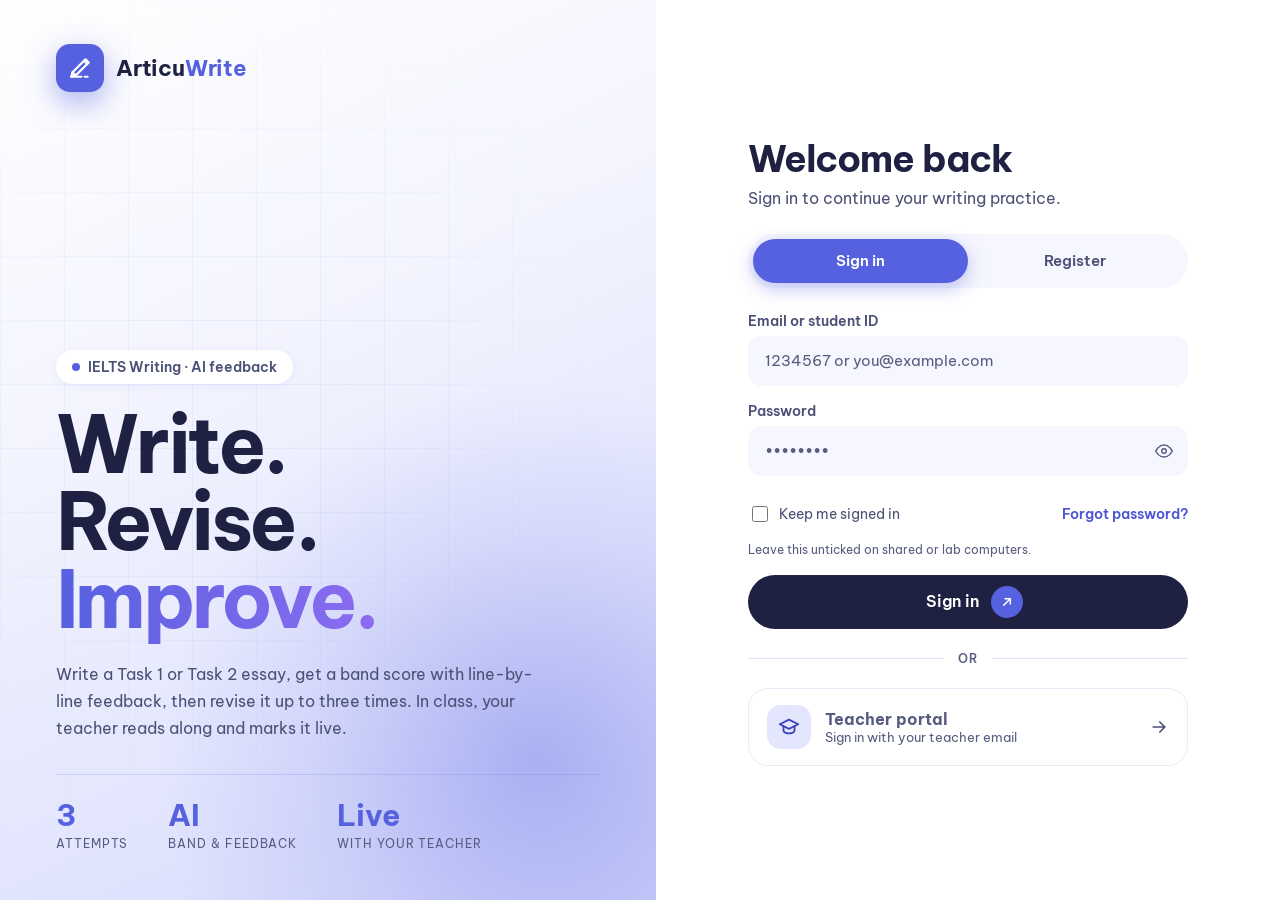
<file: teacher.html>
<!DOCTYPE html>
<html lang="vi">
<head>
<meta charset="UTF-8">
<meta name="viewport" content="width=device-width, initial-scale=1">
<!-- App icon: SVG data URI — no file, no extra request, no 404 -->
<link rel="icon" type="image/svg+xml" href="icon.svg">
<link rel="apple-touch-icon" href="apple-touch-icon.png">
<meta name="theme-color" content="#5661E0">
<title>Writing App</title>
<link rel="stylesheet" href="aw-theme.css">
<style>
  /* live observation grid */
  .aw-live-wrap{display:grid;grid-template-columns:1fr 250px;gap:18px}
  @media(max-width:900px){.aw-live-wrap{grid-template-columns:1fr}}
  .aw-live-grid{display:grid;grid-template-columns:repeat(auto-fill,minmax(150px,1fr));gap:14px}
  @keyframes awSlideIn{from{transform:translateX(40px);opacity:0}to{transform:translateX(0);opacity:1}}
  .aw-recreate-bg{position:fixed;inset:0;background:rgba(30,33,66,.45);z-index:2000;display:flex;align-items:center;justify-content:center;padding:20px}
  .aw-recreate-box{background:#fff;border-radius:24px;max-width:460px;width:100%;box-shadow:0 20px 60px rgba(0,0,0,.3);overflow:hidden;animation:awPop .16s ease}
  @keyframes awPop{from{transform:scale(.94);opacity:0}to{transform:scale(1);opacity:1}}
  .aw-recreate-head{background:#FEF2F2;color:#B42318;font-weight:800;font-size:1.05rem;padding:16px 20px;border-bottom:1px solid #FADCD9}
  .aw-recreate-body{padding:18px 20px}
  .aw-recreate-body p{margin:0 0 12px;font-size:.92rem;line-height:1.5}
  .aw-recreate-danger{background:#FEF2F2;border:1px solid #FADCD9;color:#B42318;border-radius:10px;padding:11px 13px;font-size:.9rem;line-height:1.5;margin-bottom:12px}
  .aw-recreate-foot{display:flex;justify-content:flex-end;gap:10px;padding:14px 20px;border-top:1px solid var(--aw-border-2);background:var(--aw-surface-2)}
  .res-sortable{cursor:pointer;user-select:none;white-space:nowrap}
  .res-sortable:hover{filter:brightness(1.12)}
  .res-sortable.on .res-caret{opacity:1}
  .res-caret{opacity:.55;font-size:.7em}
    .res-req{display:inline-block;font-size:.66rem;font-weight:800;padding:1px 7px;border-radius:9px;margin-right:6px;vertical-align:1px;font-variant-numeric:tabular-nums}
  .res-req.ok{background:#DDF3EA;color:#14633F}
  .res-src{display:inline-block;font-size:.64rem;font-weight:800;padding:1px 7px;border-radius:9px;margin-right:6px;vertical-align:1px}
  .res-src.teacher{background:var(--aw-primary-lt);color:#3B44B8}.res-src.random{background:#FFF1C7;color:#7A5A00}.res-src.own{background:#DDF3EA;color:#14633F}
  /* Tasks page: one colour + icon per kind of task */
  .aw-new-btn svg{width:18px;height:18px;flex:0 0 auto}
  .aw-new-hw{background:#FFF1C7;color:#7A5A00}.aw-new-hw:hover{background:#FFE89A;box-shadow:var(--aw-shadow)}
  .aw-new-tr{background:#F1EBFE;color:#6D3FD6}.aw-new-tr:hover{background:#E4D9FD;box-shadow:var(--aw-shadow)}
  .res-req.part{background:#FFF1C7;color:#7A5A00}
  .res-req.none{background:#F0F1F3;color:#6B7683}
  .res-new{display:inline-block;background:var(--aw-writing);color:#fff;font-size:.6rem;font-weight:700;
    text-transform:uppercase;letter-spacing:.04em;padding:1px 6px;border-radius:9px;vertical-align:middle;margin-left:5px}
  .aw-res-date{font-size:.66rem;color:var(--aw-ink-3);line-height:1.2;margin-top:1px;white-space:nowrap}
  .aw-ai-toggle{display:inline-flex;align-items:center;gap:7px;border:none;background:#FFF1C7;color:#7A5A00;min-height:40px;
    border-radius:999px;padding:6px 16px;font-size:.8rem;font-weight:700;cursor:pointer;font-family:var(--aw-font-body)}
  .aw-ai-toggle.on{background:#DDF3EA;color:#1D6B4F}
  .aw-ai-toggle .aw-ai-dot{width:8px;height:8px;border-radius:50%;background:#E0A32E}
  .aw-ai-toggle.on .aw-ai-dot{background:#16825B}
  .aw-ai-toggle .aw-ai-sub{font-weight:500;font-size:.72rem;padding-left:6px;border-left:1px solid currentColor}
  .aw-ai-toggle:hover{filter:brightness(.97)}
  .aw-notifs{position:fixed;bottom:20px;right:20px;z-index:900;display:flex;flex-direction:column;gap:10px;max-width:340px}
  .aw-notif{background:var(--aw-primary-dk,#1E2142);color:#fff;border-radius:18px;padding:14px 16px;box-shadow:var(--aw-shadow-lg);display:flex;gap:10px;align-items:flex-start;font-size:.88rem;line-height:1.4;cursor:pointer;animation:awNotifIn .25s ease}
  .aw-notif.hand{background:var(--aw-accent)}
  .aw-notif.out{opacity:0;transform:translateX(20px);transition:opacity .3s,transform .3s}
  .aw-notif-x{background:none;border:none;color:rgba(255,255,255,.75);font-size:1.1rem;cursor:pointer;line-height:1;padding:0 0 0 4px;flex:0 0 auto}
  .aw-notif-x:hover{color:#fff}
  @keyframes awNotifIn{from{opacity:0;transform:translateX(24px)}to{opacity:1;transform:none}}
  .aw-nav-badge{position:absolute;top:4px;right:14px;background:#E5484D;color:#fff;font-size:.68rem;font-weight:700;min-width:18px;height:18px;border-radius:9px;display:inline-flex;align-items:center;justify-content:center;padding:0 5px}
  .aw-live-list{display:flex;flex-direction:column;gap:6px}
  .aw-live-row{display:flex;align-items:center;gap:12px;padding:10px 14px;border:2px solid transparent;border-radius:18px;cursor:pointer;background:var(--aw-surface);box-shadow:var(--aw-shadow-sm)}
  .aw-live-row:hover{background:var(--aw-surface-2)}
  .aw-live-row.sel{background:var(--aw-primary);box-shadow:var(--aw-shadow)}
  .aw-live-row.sel>div,.aw-live-row.sel>div *{color:#fff!important}
  .aw-live-row.sel .aw-live-av{background:rgba(255,255,255,.22)}
  .aw-live-av.sm{width:32px;height:32px;font-size:.8rem}
  @media(max-width:640px){.aw-live-row{flex-wrap:wrap;row-gap:6px}.aw-live-row>div:nth-child(2){min-width:0;flex-basis:55%!important}}
  .aw-lower-hand{background:var(--aw-accent-lt);border:none;color:var(--aw-accent);border-radius:999px;padding:7px 13px;font-size:.74rem;font-weight:600;cursor:pointer;white-space:nowrap}
  .aw-lower-hand:hover{background:var(--aw-accent);color:#fff}
  .aw-live-cell .aw-lower-hand{margin-top:8px;width:100%}
  .aw-live-cell.hand,.aw-live-row.hand{border-color:var(--aw-accent)}
  .aw-live-cell{background:var(--aw-surface);border:2px solid transparent;border-radius:20px;padding:16px 12px;text-align:center;cursor:pointer;box-shadow:var(--aw-shadow);transition:transform .12s,box-shadow .14s,background .14s}
  .aw-live-cell:hover{transform:translateY(-2px);box-shadow:var(--aw-shadow-lg)}
  .aw-live-cell.sel{background:var(--aw-primary)}
  .aw-live-cell.sel .aw-live-name,.aw-live-cell.sel .aw-live-status{color:#fff}
  .aw-live-cell.sel .aw-live-av{background:rgba(255,255,255,.22);color:#fff}
  .aw-live-av{width:44px;height:44px;border-radius:50%;background:var(--aw-primary-lt);color:#3B44B8;display:grid;place-items:center;font-weight:700;font-size:.85rem;margin:0 auto 8px}
  .aw-live-name{font-size:.86rem;font-weight:600;color:var(--aw-ink);margin-bottom:6px;white-space:nowrap;overflow:hidden;text-overflow:ellipsis}
  .aw-live-status{display:inline-flex;align-items:center;gap:5px;font-size:.72rem;color:var(--aw-ink-2)}
  .aw-live-fb{font-size:.74rem;font-weight:600;border:none;background:#DDF3EA;color:#1D6B4F;
    border-radius:999px;padding:7px 12px;cursor:pointer;margin:6px 0;transition:filter .14s}
  .aw-live-fb:hover{filter:brightness(1.08)}
  .aw-live-cell .aw-live-fb{width:100%}
  .aw-fbrev-bg{position:fixed;inset:0;background:rgba(30,33,66,.45);z-index:1900;display:none;align-items:center;justify-content:center;padding:20px}
  .aw-fbrev-bg.show{display:flex}
  .aw-fbrev-box{background:#fff;border-radius:24px;max-width:620px;width:100%;max-height:88vh;display:flex;flex-direction:column;box-shadow:0 20px 60px rgba(0,0,0,.3)}
  .aw-fbrev-head{display:flex;justify-content:space-between;align-items:center;gap:12px;padding:16px 20px;border-bottom:1px solid var(--aw-border-2)}
  .aw-fbrev-head h2{margin:0;font-family:var(--aw-font-display);font-size:1.15rem;overflow:hidden;text-overflow:ellipsis;white-space:nowrap}
  .aw-fbrev-body{padding:16px 20px;overflow-y:auto}
  .aw-fbrev-content{font-family:var(--aw-font-essay);font-size:1rem;line-height:1.75;background:var(--aw-surface-2);padding:16px;border-radius:16px}
  .aw-live-side{background:var(--aw-surface);border:none;border-radius:var(--aw-r-lg);padding:20px;box-shadow:var(--aw-shadow);align-self:start}
  .aw-live-side h4{margin:0 0 12px;font-size:.95rem}
  .aw-stat-row{display:flex;justify-content:space-between;font-size:.86rem;padding:6px 0;color:var(--aw-ink-2)}
  .aw-stat-row b{color:var(--aw-ink)}
  /* annotation modal */
  .aw-modal-bg{position:fixed;inset:0;background:rgba(30,33,66,.45);z-index:500;display:none;align-items:center;justify-content:center;padding:20px}
  .aw-modal-bg.show{display:flex}
  /* Toolbar buttons — uniform 30×30, no inline overrides needed */
  .aw-tbtn{height:36px;min-width:36px;padding:0 10px;border:none;border-radius:10px;background:var(--aw-surface);cursor:pointer;color:var(--aw-ink-2);font-weight:700;font-size:.82rem;font-family:var(--aw-font-body);display:inline-flex;align-items:center;justify-content:center;gap:3px;box-sizing:border-box;line-height:1;white-space:nowrap;vertical-align:middle}
  .aw-tbtn:hover{background:var(--aw-primary-lt);color:var(--aw-primary-hv)}
  .aw-tbtn.on{background:var(--aw-primary);color:#fff;border-color:var(--aw-primary)}
  .ann-sep{width:1px;background:var(--aw-border-2);align-self:stretch;margin:2px 2px;display:inline-block}
  /* Student essay window: opens large, drag the bottom-right corner to stretch
     it, Expand fills the page, and the essay zooms (− / + or ⌘/Ctrl + wheel)
     so one essay can be corrected together with the whole class. */
  #modalBg{z-index:860}  /* above the Ask AI button; notifications (900) still show */
  .aw-modal{background:var(--aw-surface);border-radius:var(--aw-r-lg);width:92vw;height:90vh;min-width:520px;min-height:380px;max-width:100vw;max-height:100vh;overflow:hidden;display:grid;grid-template-columns:minmax(0,1fr) 340px;box-shadow:var(--aw-shadow-lg);resize:both}
  .aw-modal::-webkit-resizer{background:linear-gradient(135deg,transparent 50%,var(--aw-primary) 50%)}
  #modalBg.is-max{padding:0}
  #modalBg.is-max .aw-modal{width:100vw!important;height:100vh!important;border-radius:0;resize:none}
  .aw-modal.no-side{grid-template-columns:minmax(0,1fr)}
  .aw-modal.no-side .aw-modal-side{display:none}
  .aw-ann-hbtn{min-height:40px;padding:8px 16px;font-size:.85rem}
  .aw-modal-card{background:var(--aw-surface);border-radius:var(--aw-r-lg);padding:24px 26px;box-shadow:var(--aw-shadow-lg)}
  /* PERMANENT FIX 1+2: flex column — header/footer sticky, middle scrolls */
  .aw-modal .aw-modal-doc{overflow:hidden;display:flex;flex-direction:column;min-height:0}
  .aw-modal .aw-doc-text{min-height:60vh;flex:1}
  @media(max-width:800px){.aw-modal{grid-template-columns:minmax(0,1fr);overflow-y:auto;width:100vw;height:100vh;min-width:0;border-radius:0;resize:none}}
  .aw-modal-doc{padding:0;overflow:hidden;max-height:100vh;display:flex;flex-direction:column;min-height:0}
  /* PERMANENT FIX 1: sticky student name header */
  .aw-modal-doc-head{display:flex;align-items:center;justify-content:space-between;padding:14px 24px 12px;position:sticky;top:0;z-index:10;background:var(--aw-surface);border-bottom:1px solid var(--aw-border-2);margin:0;flex-shrink:0}
  /* scrollable middle zone */
  .aw-modal-doc-scroll{flex:1;overflow-y:auto;padding:0 24px;min-height:0}
  /* PERMANENT FIX 1: sticky toolbar inside scroll zone */
  #annToolbar{position:sticky!important;top:0!important;z-index:9!important;background:var(--aw-surface-2)!important;margin:8px 0!important;border-radius:14px;border:none!important}
  /* PERMANENT FIX 2: sticky footer */
  .aw-modal-doc-footer{padding:8px 24px 14px;position:sticky;bottom:0;background:var(--aw-surface);border-top:1px solid var(--aw-border-2);flex-shrink:0;z-index:8}
  .aw-doc-text{font-family:var(--aw-font-essay);font-size:1.06rem;line-height:1.85;color:var(--aw-ink);white-space:pre-wrap;user-select:text;outline:none;min-height:200px;border:1.5px solid var(--aw-border-2);border-radius:18px;padding:18px 20px;margin:8px 0}
  .aw-doc-text:focus{border-color:var(--aw-primary)}
  .aw-sug-del{color:var(--aw-danger);text-decoration:line-through;text-decoration-thickness:2px}
  .aw-sug-ins{color:var(--aw-accent);font-weight:600}
  .aw-hl{background:#FFE9A8;border-radius:2px;padding:0 1px}
  .aw-doc-comment{border-bottom:2px dotted var(--aw-accent);cursor:help;position:relative}
  /* Color picker dropdown */
  .ann-color-pop{position:absolute;z-index:700;background:var(--aw-surface);border:none;box-shadow:var(--aw-shadow);border-radius:8px;padding:8px;box-shadow:var(--aw-shadow-lg);display:none;flex-wrap:wrap;gap:4px;width:168px}
  .ann-color-pop.show{display:flex}
  .ann-color-swatch{width:22px;height:22px;border-radius:4px;border:1.5px solid transparent;cursor:pointer;transition:transform .1s}
  .ann-color-swatch:hover{transform:scale(1.2);border-color:var(--aw-ink)}
  .ann-color-sep{width:100%;height:1px;background:var(--aw-border-2);margin:2px 0}
  /* Inline comment popup */
  .ann-comment-pop{position:fixed;z-index:870;background:var(--aw-surface);border:none;border-radius:20px;box-shadow:var(--aw-shadow);padding:10px 12px;box-shadow:var(--aw-shadow-lg);display:none;flex-direction:column;gap:8px;min-width:260px;max-width:320px}
  .ann-comment-pop.show{display:flex}
  .ann-comment-pop textarea{border:1px solid var(--aw-border);border-radius:6px;padding:7px 9px;font-family:var(--aw-font-body);font-size:.85rem;resize:none;outline:none;width:100%;box-sizing:border-box}
  .ann-comment-pop textarea:focus{border-color:var(--aw-primary)}
  .aw-modal-side{background:var(--aw-surface-2);padding:20px;border-left:none;overflow-y:auto;max-height:100vh}
  .aw-modal-side h4{margin:0 0 12px;font-size:.95rem}
  .aw-live-lexis{margin:12px 0 4px;background:#fff;border-radius:16px;padding:10px 12px}
  .aw-live-lexis summary{cursor:pointer;font-weight:700;font-size:.88rem;color:var(--aw-primary);list-style:none}
  .aw-live-lexis summary::-webkit-details-marker{display:none}
  .aw-live-lexis summary:after{content:' ▾';color:var(--aw-ink-3)}
  .aw-live-lexis[open] summary:after{content:' ▴'}
  .aw-live-lexis .lx-h{display:none}
  .aw-live-lexis .lx{font-size:.8rem}
  .aw-suggest-list{display:flex;flex-direction:column;gap:8px;margin-bottom:16px}
  .aw-suggest{background:#FFF;border:none;border-radius:14px;padding:10px 12px;font-size:.82rem;box-shadow:var(--aw-shadow-sm)}
  .aw-suggest .orig{color:var(--aw-danger);text-decoration:line-through}
  .aw-suggest .sug{color:var(--aw-accent);font-weight:600}
  .aw-score-input{display:flex;align-items:center;gap:8px;margin-bottom:8px}
  .aw-score-input label{width:64px;font-weight:600;font-size:.85rem}
  .aw-score-input input{width:64px;min-height:40px;padding:6px 8px;border:1.5px solid transparent;border-radius:12px;background:#fff;text-align:center;font-weight:600}
  /* recent activity */
  .aw-two-col{display:grid;grid-template-columns:1fr 300px;gap:18px}
  @media(max-width:900px){.aw-two-col{grid-template-columns:1fr}}
  .aw-panel{background:var(--aw-surface);border:none;border-radius:var(--aw-r-lg);padding:22px;box-shadow:var(--aw-shadow)}
  .aw-tabs{display:flex;flex-wrap:wrap;width:fit-content;max-width:100%;gap:4px;padding:5px;background:var(--aw-surface);border-radius:999px;box-shadow:var(--aw-shadow-sm);margin-bottom:18px}
  .aw-tab{min-height:40px;padding:9px 18px;border:none;background:none;border-radius:999px;font-family:var(--aw-font-body);font-weight:600;font-size:.9rem;color:var(--aw-ink-3);cursor:pointer}
  .aw-tab:hover{color:var(--aw-ink);background:var(--aw-surface-2)}
  .aw-tab.active,.aw-tab.active:hover{color:#fff;background:var(--aw-primary-dk)}
  /* assignment modal */
  .aw-amodal{background:var(--aw-surface);border-radius:var(--aw-r-lg);width:100%;max-width:640px;max-height:90vh;overflow-y:auto;box-shadow:var(--aw-shadow-lg);padding:30px}
  .aw-amodal h2{font-family:var(--aw-font-display);margin:0 0 4px;font-size:1.4rem}
  .aw-editor-mini-tb{display:flex;gap:2px;padding:6px 8px;border:1.5px solid var(--aw-border-2);border-bottom:none;border-radius:14px 14px 0 0;background:var(--aw-surface-2)}
  .aw-editor-mini-tb button{width:30px;height:30px;border:none;background:none;border-radius:6px;cursor:pointer;color:var(--aw-ink-2);font-weight:700}
  .aw-editor-mini-tb button:hover{background:var(--aw-primary-lt);color:var(--aw-primary)}
  .aw-prompt-edit{min-height:120px;border:1.5px solid var(--aw-border-2);border-radius:0 0 14px 14px;padding:12px 14px;font-family:var(--aw-font-body);font-size:.95rem;line-height:1.6;outline:none;overflow-y:auto}
  .aw-prompt-edit:focus{border-color:var(--aw-primary)}
  /* wide results table */
  .aw-res-wrap{border-radius:var(--aw-r-lg);overflow:hidden;box-shadow:var(--aw-shadow);border:none;background:#fff}
  .aw-res-table{width:100%;border-collapse:collapse;font-size:.85rem;white-space:nowrap}
  .aw-res-table th,.aw-res-table td{border:1px solid #EEF0FB;padding:10px 12px;text-align:center}
  .aw-res-table thead tr:first-child th{background:var(--aw-primary-dk);color:#fff;border-color:#2C3060;font-family:var(--aw-font-display);font-size:.82rem;padding:12px 11px}
  .aw-res-table thead tr:nth-child(2) th{font-size:.72rem;font-weight:600;color:var(--aw-ink-2)}
  /* colored column groups */
  .grp-1{background:#F4F5FE}   /* First - periwinkle */
  .grp-2{background:#F6F3FE}   /* Second - violet */
  .grp-3{background:#F0F8F4}   /* Third - green */
  .grp-best{background:#FFF5EC} /* Best - teacher pen */
  .hd-1{background:#5661E0 !important} .hd-2{background:#7562D8 !important}
  .hd-3{background:#16825B !important} .hd-best{background:#B4530F !important}
  .aw-res-table td.sticky,.aw-res-table th.sticky{position:sticky;left:0;background:#fff;z-index:2;text-align:left}
  .aw-res-table thead th.sticky{background:var(--aw-primary-dk)}
  .aw-res-table tbody tr:hover td{filter:brightness(.98)}
  .ms-in{width:100%;min-height:30px;padding:3px 2px;border:1.5px solid transparent;border-radius:8px;background:#fff;text-align:center;font-size:.76rem}
  .ms-in:focus{border-color:var(--aw-primary);outline:none}
  .ms-note{min-height:30px;padding:3px 8px;border:1.5px solid transparent;border-radius:8px;background:#fff;font-size:.76rem}
  .ms-note:focus{border-color:var(--aw-primary);outline:none}
  .aw-view-hd{background:var(--aw-primary);color:#fff;border:none;border-radius:999px;padding:5px 12px;font-size:.7rem;font-weight:700;cursor:pointer;letter-spacing:.02em}
  .aw-view-hd:hover{background:var(--aw-primary-hv)}
  .aw-res-table td{position:relative}
  .aw-res-table td:hover{z-index:200}
  .aw-res-overall{font-weight:700;cursor:pointer;position:relative;display:inline-block;padding:6px 14px;border-radius:12px;background:#fff;box-shadow:var(--aw-shadow-sm);font-size:1rem;font-variant-numeric:tabular-nums}
  .aw-res-overall small{display:block;font-size:.6rem;color:var(--aw-ink-3);font-weight:600}
  .aw-res-overall:hover{box-shadow:var(--aw-ring)}
  .aw-res-overall:hover .aw-res-pop{display:block}
  .aw-res-pop{display:none;position:absolute;top:calc(100% + 8px);left:50%;transform:translateX(-50%);background:var(--aw-primary-dk);color:#fff;padding:8px 12px;border-radius:8px;font-size:.72rem;font-weight:500;white-space:nowrap;z-index:500;box-shadow:var(--aw-shadow-lg);pointer-events:none}
  .aw-res-pop:after{content:'';position:absolute;bottom:100%;left:50%;transform:translateX(-50%);border:5px solid transparent;border-bottom-color:var(--aw-primary-dk)}
  .aw-view-btn{background:var(--aw-primary-lt);color:var(--aw-primary-hv);border:none;border-radius:999px;padding:7px 13px;font-size:.75rem;font-weight:600;cursor:pointer}
  .aw-view-btn:hover{background:var(--aw-primary);color:#fff}
  .aw-essay-bg{position:fixed;inset:0;background:rgba(30,33,66,.45);z-index:600;display:none;align-items:flex-start;justify-content:center;padding:30px 20px;overflow-y:auto}
  .aw-essay-bg.show{display:flex}
  .aw-essay-modal{background:#fff;border-radius:24px;width:100%;max-width:760px;box-shadow:var(--aw-shadow-lg);padding:28px}
  .aw-essay-modal .rv-block{margin-top:14px;padding-top:14px;border-top:1px solid var(--aw-border-2)}
  .aw-essay-modal .rv-block h4{color:var(--aw-primary-hv);margin:0 0 6px;font-size:.9rem}
  .aw-essay-modal .rv-block p{margin:0 0 6px;line-height:1.55;font-size:.9rem;color:var(--aw-ink-2)}

  /* ── Task Type Selector ── */
  .aw-task-selector{display:grid;grid-template-columns:1fr 1fr;gap:10px;margin-bottom:4px}
  .aw-task-card{border:2px solid transparent;border-radius:18px;padding:14px 16px;cursor:pointer;transition:all .18s;background:var(--aw-surface-2);user-select:none}
  .aw-task-card:hover{border-color:var(--aw-primary);background:var(--aw-primary-lt)}
  .aw-task-card.active{border-color:var(--aw-primary);background:var(--aw-primary-lt)}
  .aw-task-card.active.t1{border-color:#14633F;background:#E6F5EE}
  .aw-task-card .tc-badge{display:inline-flex;align-items:center;gap:6px;font-family:var(--aw-font-display);font-weight:800;font-size:1.1rem;margin-bottom:6px}
  .aw-task-card .tc-badge .tc-num{width:28px;height:28px;border-radius:50%;display:grid;place-items:center;font-size:.85rem;color:#fff}
  .t2 .tc-num{background:var(--aw-primary)}
  .t1 .tc-num{background:#16825B}
  .aw-task-card .tc-title{font-weight:700;font-size:.88rem;color:var(--aw-ink);margin-bottom:3px}
  .aw-task-card .tc-desc{font-size:.76rem;color:var(--aw-ink-3);line-height:1.4}
  .aw-task-card.active .tc-desc{color:var(--aw-ink-2)}
  .aw-task-card .tc-criteria{display:flex;gap:4px;flex-wrap:wrap;margin-top:8px}
  .aw-task-card .tc-crit{font-size:.68rem;font-weight:700;padding:2px 7px;border-radius:20px;border:1px solid currentColor}
  .t2.active .tc-crit{background:rgba(10,110,189,.1);color:var(--aw-primary)}
  .t1.active .tc-crit{background:rgba(26,158,92,.1);color:#14633F}
  .aw-task-card:not(.active) .tc-crit{background:#f0f2f4;color:var(--aw-ink-3)}
  /* ── Chart Upload (Task 1) ── */
  .aw-chart-field{display:none}
  .aw-chart-field.show{display:block}
  .aw-chart-drop{border:2px dashed var(--aw-border);border-radius:var(--aw-r);padding:22px;text-align:center;cursor:pointer;transition:all .18s;background:var(--aw-surface-2);color:var(--aw-ink-3);font-size:.88rem}
  .aw-chart-drop:hover,.aw-chart-drop.drag-over{border-color:#14633F;background:#EAF7F0;color:#14633F}
  .aw-chart-drop .cd-icon{font-size:1.8rem;display:block;margin-bottom:6px}
  .aw-chart-preview-wrap{position:relative;margin-top:10px;display:none}
  .aw-chart-preview-wrap.show{display:block}
  .aw-chart-preview-wrap img{width:100%;max-height:240px;object-fit:contain;border-radius:var(--aw-r-sm);border:1px solid var(--aw-border);background:#f8f9fa}
  .aw-chart-preview-actions{display:flex;gap:8px;margin-top:8px}
  .aw-chart-preview-actions button{font-size:.76rem;padding:5px 12px;border:1px solid var(--aw-border);border-radius:var(--aw-r-pill);cursor:pointer;background:#fff;color:var(--aw-ink-2)}
  .aw-chart-preview-actions .cp-replace{border-color:var(--aw-primary);color:var(--aw-primary)}
  .aw-chart-preview-actions .cp-remove{border-color:var(--aw-danger);color:var(--aw-danger)}
  /* ── Chart type chips ── */
  .aw-chart-type-row{display:flex;flex-wrap:wrap;gap:6px;margin-top:6px}
  .aw-ct-chip{padding:4px 12px;border:1.5px solid var(--aw-border);border-radius:var(--aw-r-pill);font-size:.76rem;font-weight:600;cursor:pointer;background:#fff;color:var(--aw-ink-2);transition:all .15s}
  .aw-ct-chip.active{background:#EAF7F0;border-color:#14633F;color:#14633F}
  .aw-ct-chip:hover:not(.active){border-color:var(--aw-primary);color:var(--aw-primary)}
  /* ── Assignment detail modal (click row → banner) ── */
  .aw-assign-detail-bg{position:fixed;inset:0;background:rgba(30,33,66,.45);z-index:600;display:none;align-items:flex-start;justify-content:center;padding:40px 16px;overflow-y:auto}
  .aw-assign-detail-bg.show{display:flex}
  .aw-assign-detail{background:var(--aw-surface);border-radius:var(--aw-r-lg);max-width:680px;width:100%;box-shadow:var(--aw-shadow-lg);overflow:hidden}
  .aw-assign-detail-head{padding:18px 22px 14px;border-bottom:1px solid var(--aw-border-2);display:flex;align-items:flex-start;gap:10px}
  .aw-assign-detail-head h2{margin:0;font-size:1.15rem;flex:1;font-family:var(--aw-font-display)}
  .aw-assign-detail-body{padding:18px 22px}
  .aw-assign-detail-chart{margin:12px 0;border-radius:var(--aw-r);overflow:hidden;border:1px solid var(--aw-border-2);background:#f8f9fa;text-align:center}
  .aw-assign-detail-chart img{max-width:100%;max-height:360px;object-fit:contain;display:block;margin:0 auto;padding:8px}
  .aw-assign-detail-actions{display:flex;gap:8px;padding:14px 22px;border-top:1px solid var(--aw-border-2);background:var(--aw-surface-2)}
  .aw-assign-edit-form{display:none;margin-top:14px;padding-top:14px;border-top:1px solid var(--aw-border-2)}
  .aw-task-badge{display:inline-block;font-size:.66rem;font-weight:700;padding:3px 9px;border-radius:999px;letter-spacing:.03em;vertical-align:middle;margin-left:5px}
  .aw-task-badge.t1{background:#DDF3EA;color:#1D6B4F;border:none}
  .aw-task-badge.t2{background:var(--aw-primary-lt);color:#3B44B8;border:none}
  .aw-amodal{max-width:680px!important}
  /* Chart hover in assignment table (teacher) */
  .aw-t1-chart-hover{position:relative;display:inline-block;cursor:pointer;margin-left:4px;font-size:.8rem;vertical-align:middle}
  .aw-t1-chart-pop{display:none;position:absolute;top:22px;left:0;z-index:300;width:340px;max-width:70vw;border-radius:10px;border:2px solid #16825B;box-shadow:0 8px 32px rgba(0,0,0,.25);background:#fff;object-fit:contain}
  .aw-t1-chart-hover:hover .aw-t1-chart-pop{display:block}
</style>
</head>
<body>
<div id="app"></div>

<div class="aw-modal-bg" id="modalBg">
  <div class="aw-modal">
    <div class="aw-modal-doc">
      <!-- PERMANENT FIX: sticky student name header -->
      <div class="aw-modal-doc-head">
        <div><b id="mStudent">Student</b> <span style="color:var(--aw-ink-3)" id="mTopic"></span></div>
        <div style="display:flex;gap:8px;flex-wrap:wrap;justify-content:flex-end">
          <button class="aw-btn aw-btn-ghost aw-ann-hbtn" id="mPanelBtn" title="Show or hide the scoring panel">Hide panel</button>
          <button class="aw-btn aw-btn-ghost aw-ann-hbtn" id="mFsBtn" title="Fill the whole page (or drag the bottom-right corner to resize)">Expand</button>
          <button class="aw-btn aw-btn-dark aw-ann-hbtn" id="mClose">Close</button>
        </div>
      </div>
      <!-- PERMANENT FIX: scrollable zone — toolbar + essay -->
      <div class="aw-modal-doc-scroll">
      <!-- annotation toolbar — sticky inside scroll zone -->
      <div id="annToolbar" style="display:flex;gap:4px;flex-wrap:wrap;align-items:center;background:var(--aw-surface-2);border:1px solid var(--aw-border-2);border-radius:var(--aw-r-sm);padding:6px;user-select:none">
        <button class="aw-tbtn" id="annBold" title="Bold (⌘/Ctrl+B)"><b>B</b></button>
        <button class="aw-tbtn" id="annItalic" title="Italic (⌘/Ctrl+I)"><i>I</i></button>
        <button class="aw-tbtn" id="annUnder" title="Underline (⌘/Ctrl+U)"><u>U</u></button>
        <button class="aw-tbtn" id="annStrike" title="Strikethrough — suggest delete (⌘/Ctrl+Shift+X)">S̶</button>
        <span class="ann-sep"></span>
        <!-- Text Color -->
        <div style="position:relative">
          <button class="aw-tbtn" id="annTextColorBtn" title="Text color (⌘/Ctrl+Shift+C)">
            <b>A</b><span id="annTextColorBar" style="width:12px;height:3px;border-radius:1px;background:#E8360C"></span>
          </button>
          <div class="ann-color-pop" id="textColorPop">
            <div style="font-size:.7rem;color:var(--aw-ink-3);width:100%;margin-bottom:2px">Text color</div>
            <span class="ann-color-swatch" style="background:#1a1a1a" data-tc="#1a1a1a" title="Black"></span>
            <span class="ann-color-swatch" style="background:#E8360C" data-tc="#E8360C" title="Red"></span>
            <span class="ann-color-swatch" style="background:#5661E0" data-tc="#5661E0" title="Blue"></span>
            <span class="ann-color-swatch" style="background:#16825B" data-tc="#16825B" title="Green"></span>
            <span class="ann-color-swatch" style="background:#D97706" data-tc="#D97706" title="Orange"></span>
            <span class="ann-color-swatch" style="background:#7C3AED" data-tc="#7C3AED" title="Purple"></span>
            <span class="ann-color-swatch" style="background:#6B7280" data-tc="#6B7280" title="Gray"></span>
            <span class="ann-color-swatch" style="background:#F87171" data-tc="#F87171" title="Light red"></span>
            <span class="ann-color-swatch" style="background:#60A5FA" data-tc="#60A5FA" title="Light blue"></span>
            <span class="ann-color-swatch" style="background:#34D399" data-tc="#34D399" title="Light green"></span>
            <span class="ann-color-swatch" style="background:#FBBF24" data-tc="#FBBF24" title="Yellow"></span>
            <span class="ann-color-swatch" style="background:#A78BFA" data-tc="#A78BFA" title="Lavender"></span>
            <div class="ann-color-sep"></div>
            <input type="color" value="#E8360C" id="annTextColorCustom" title="Custom" style="width:22px;height:22px;padding:0;border:none;border-radius:4px;cursor:pointer">
          </div>
        </div>
        <!-- Highlight Color -->
        <div style="position:relative">
          <button class="aw-tbtn" id="annHlColorBtn" title="Highlight (⌘/Ctrl+Shift+H)">
            🖍<span id="annHlColorBar" style="width:12px;height:3px;border-radius:1px;background:#FFF1A8"></span>
          </button>
          <div class="ann-color-pop" id="hlColorPop">
            <div style="font-size:.7rem;color:var(--aw-ink-3);width:100%;margin-bottom:2px">Highlight</div>
            <span class="ann-color-swatch" style="background:#FFF1A8" data-hc="#FFF1A8" title="Yellow"></span>
            <span class="ann-color-swatch" style="background:#BFDBFE" data-hc="#BFDBFE" title="Blue"></span>
            <span class="ann-color-swatch" style="background:#BBF7D0" data-hc="#BBF7D0" title="Green"></span>
            <span class="ann-color-swatch" style="background:#FECACA" data-hc="#FECACA" title="Red"></span>
            <span class="ann-color-swatch" style="background:#FDE68A" data-hc="#FDE68A" title="Amber"></span>
            <span class="ann-color-swatch" style="background:#E9D5FF" data-hc="#E9D5FF" title="Purple"></span>
            <span class="ann-color-swatch" style="background:#FCE7F3" data-hc="#FCE7F3" title="Pink"></span>
            <span class="ann-color-swatch" style="background:#D1FAE5" data-hc="#D1FAE5" title="Mint"></span>
            <span class="ann-color-swatch" style="background:#FFEDD5" data-hc="#FFEDD5" title="Peach"></span>
            <div class="ann-color-sep"></div>
            <span class="ann-color-swatch" style="background:transparent;border:1.5px solid var(--aw-border);font-size:.7rem;line-height:22px;text-align:center" data-hc="transparent" title="Remove">✕</span>
            <input type="color" value="#FFF1A8" id="annHlColorCustom" title="Custom" style="width:22px;height:22px;padding:0;border:none;border-radius:4px;cursor:pointer">
          </div>
        </div>
        <button class="aw-tbtn" id="annComment" title="Comment (⌘/Ctrl+Alt+M)">💬</button>
        <span class="ann-sep"></span>
        <button class="aw-tbtn" id="annFontDown" title="Smaller text (⌘/Ctrl+Shift+,)">A−</button>
        <button class="aw-tbtn" id="annFontUp" title="Larger text (⌘/Ctrl+Shift+.)">A+</button>
        <button class="aw-tbtn" id="annClear" title="Clear formatting (⌘/Ctrl+\)">✕ Clear</button>
        <span class="ann-sep"></span>
        <button class="aw-tbtn" id="annZoomOut" title="Zoom out">−</button>
        <span id="annZoomLbl" style="font-size:.75rem;color:var(--aw-ink-3);min-width:36px;text-align:center">100%</span>
        <button class="aw-tbtn" id="annZoomIn" title="Zoom in">+</button>
        <button class="aw-tbtn" id="annZoomReset" title="Reset zoom">↺</button>
        <span class="aw-tbtn" style="cursor:help" title="Phím tắt (bôi chọn chữ trước; ⌘ trên Mac, Ctrl trên Windows):
⌘/Ctrl+B · I · U — Bold · Italic · Underline
⌘/Ctrl+Shift+X — Strikethrough (đề xuất xoá)
⌘/Ctrl+Shift+C — Tô màu chữ (màu đang chọn)
⌘/Ctrl+Shift+H — Highlight (màu đang chọn)
⌘/Ctrl+Alt+M — Comment
⌘/Ctrl+Shift+. / , — Chữ to hơn / nhỏ hơn
⌘/Ctrl+\ — Xoá định dạng">⌨</span>
      </div>
      <div class="aw-doc-text" id="mText" contenteditable="false"></div>
      <div id="mTextUpdateBanner" style="display:none;margin-top:8px;padding:8px 12px;
        background:#FFF8EC;border:1px solid #F0D9A0;border-radius:8px;cursor:pointer;
        font-size:.8rem;color:#7A5000" onclick="void(0)">
        <span>⚡ Student added new content while you were annotating.</span>
        <b style="color:var(--aw-primary);white-space:nowrap">Click to load →</b>
      </div>
      </div><!-- end aw-modal-doc-scroll -->
      <!-- PERMANENT FIX: sticky footer -->
      <div class="aw-modal-doc-footer">
        <div style="display:flex;align-items:center;justify-content:space-between">
          <span id="mTextSyncBadge" style="font-size:.72rem;color:var(--aw-ink-3)"></span>
          <div style="display:flex;align-items:center;gap:8px">
            <button id="openDocFromLiveBtn" style="display:none;font-size:.74rem;padding:3px 10px;background:#1A7A3C;color:#fff;border:none;border-radius:8px;cursor:pointer;font-weight:600;white-space:nowrap">📄 Open Docs</button>
            <span id="annLiveNote" style="font-size:.72rem;color:var(--aw-ink-3)">Updates as the student types</span>
          </div>
        </div>
        <p style="font-size:.78rem;color:var(--aw-ink-3);margin:3px 0 0">Select text then use the toolbar to annotate. Click <b>Push to Student</b> when done. Drag the bottom-right corner to resize; ⌘/Ctrl + scroll to zoom the essay.</p>
      </div>
    </div>
    <div class="aw-modal-side">
      <h4>Teacher Suggestions</h4>
        <p style="font-size:.8rem;color:var(--aw-ink-3);margin:0 0 6px">Red strike = error, orange = your fix</p>
        <button class="aw-btn aw-btn-ghost aw-btn-block" id="viewSentFb" style="margin-bottom:10px;font-size:.8rem;padding:6px 10px">View sent feedback</button>
        <div class="aw-suggest-list" id="suggestList"></div>
        <details class="aw-live-lexis" id="liveLexis">
          <summary>📚 Vocabulary &amp; Collocations</summary>
          <div id="liveLexisBody"></div>
        </details>
        <h4 style="margin-top:12px">Scoring (IELTS)</h4>
        <div class="aw-score-input"><label>TR</label><input type="number" id="sTR" min="0" max="9" step="0.5"></div>
        <div class="aw-score-input"><label>CC</label><input type="number" id="sCC" min="0" max="9" step="0.5"></div>
        <div class="aw-score-input"><label>LR</label><input type="number" id="sLR" min="0" max="9" step="0.5"></div>
        <div class="aw-score-input"><label>GRA</label><input type="number" id="sGRA" min="0" max="9" step="0.5"></div>
        <div class="aw-score-input"><label><b>Overall</b></label><input type="number" id="sOverall" min="0" max="9" step="0.5"></div>
        <button class="aw-btn aw-btn-accent aw-btn-block" id="pushFb" style="margin-top:12px">⬆ Push to Student</button>
        <button class="aw-btn aw-btn-primary aw-btn-block" id="saveFb" style="margin-top:8px">✓ Submit & Save Score</button>
      </div>
    </div>
  </div>
</div>

<div class="aw-essay-bg" id="essayModal"><div class="aw-essay-modal" id="essayModalBody"></div></div>


<!-- Inline comment popup (replaces prompt()) -->
<div class="ann-comment-pop" id="annCommentPop">
  <div style="font-size:.8rem;font-weight:700;color:var(--aw-ink)">💬 Add comment</div>
  <textarea id="annCommentText" rows="3" placeholder="Write your comment…" maxlength="400"></textarea>
  <div style="display:flex;gap:8px;justify-content:flex-end">
    <button class="aw-btn aw-btn-ghost" style="padding:5px 14px;font-size:.82rem" id="annCommentCancel">Cancel</button>
    <button class="aw-btn aw-btn-primary" style="padding:5px 14px;font-size:.82rem" id="annCommentOk">Add</button>
  </div>
</div>

<!-- assignment detail modal -->
<div class="aw-assign-detail-bg" id="assignDetailBg">
  <div class="aw-assign-detail">
    <div class="aw-assign-detail-head">
      <div style="flex:1">
        <div id="adTaskBadge" style="margin-bottom:6px"></div>
        <h2 id="adTitle"></h2>
        <div style="font-size:.8rem;color:var(--aw-ink-3);margin-top:3px" id="adMeta"></div>
      </div>
      <button id="adClose" style="background:none;border:none;font-size:1.3rem;cursor:pointer;color:var(--aw-ink-3);flex:0 0 auto;padding:0 4px">✕</button>
    </div>
    <div class="aw-assign-detail-body">
      <!-- Prompt -->
      <div style="margin-bottom:10px">
        <div style="font-size:.75rem;font-weight:700;text-transform:uppercase;color:var(--aw-ink-3);letter-spacing:.05em;margin-bottom:5px">Prompt</div>
        <div id="adPrompt" style="font-size:.92rem;color:var(--aw-ink);line-height:1.6;background:var(--aw-surface-2);padding:12px 14px;border-radius:var(--aw-r-sm);border:1px solid var(--aw-border-2)"></div>
      </div>
      <!-- Chart image (Task 1 only) -->
      <div id="adChartWrap" class="aw-assign-detail-chart" style="display:none">
        <img id="adChartImg" src="" alt="Chart">
        <p style="font-size:.72rem;color:var(--aw-ink-3);margin:0 0 6px">
          Hình không hiện? <a id="adChartLink" href="#" target="_blank" style="color:var(--aw-primary)">Open in Drive</a>
        </p>
      </div>
      <!-- Deadline extensions (homework) -->
      <div id="adExtWrap"></div>
      <!-- Edit form (hidden by default) -->
      <div class="aw-assign-edit-form" id="adEditForm">
        <div class="aw-field"><label class="aw-label">Title</label><input class="aw-input" id="adEditTitle"></div>
        <div class="aw-field"><label class="aw-label">Prompt</label>
          <div class="aw-editor-mini-tb" id="adEditTb">
            <button type="button" data-c="bold"><b>B</b></button>
            <button type="button" data-c="italic"><i>I</i></button>
            <button type="button" data-c="underline"><u>U</u></button>
          </div>
          <div class="aw-prompt-edit" id="adEditPrompt" contenteditable="true" data-ph="Prompt…"></div>
        </div>
        <div class="aw-row" style="display:flex;gap:12px">
          <div class="aw-field" style="flex:1"><label class="aw-label">Required revisions</label><input class="aw-input" id="adEditReq" type="number" min="1" max="5"></div>
          <div class="aw-field" style="flex:2">
            <label class="aw-label">Deadline
              <span style="font-weight:400;color:var(--aw-ink-3)"> — để trống giờ = mặc định 23:59</span>
            </label>
            <div style="display:flex;gap:6px">
              <input class="aw-input" id="adEditDead" type="date" style="flex:1">
              <input class="aw-input" id="adEditTime" type="time" value="23:59" style="width:110px">
            </div>
          </div>
        </div>
        <div class="aw-field"><label class="aw-label">Teacher Notes for AI</label><textarea class="aw-input" id="adEditNotes" rows="2"></textarea></div>
        <div style="display:flex;gap:8px;margin-top:4px">
          <button class="aw-btn aw-btn-primary" id="adSaveBtn">💾 Save changes</button>
          <button class="aw-btn aw-btn-ghost" id="adCancelEdit">Cancel</button>
        </div>
      </div>
    </div>
    <div class="aw-assign-detail-actions">
      <button class="aw-btn aw-btn-ghost" id="adEditBtn" style="display:inline-flex">✏️ Edit</button>
      <button class="aw-btn aw-btn-ghost" id="adDeleteBtn" style="color:var(--aw-danger);border-color:var(--aw-danger)">🗑 Delete</button>
      <button class="aw-btn aw-btn-ghost" id="adClearBtn" style="color:#B54708;border-color:#F79009" title="Move students' essays + feedback into Google Docs to keep the app fast">🧹 Clear Data</button>
      <div style="flex:1"></div>
      <button class="aw-btn aw-btn-ghost" id="adClose2">Close</button>
    </div>
  </div>
</div>
<div class="aw-modal-bg" id="assignModal">
  <div class="aw-amodal">
    <h2 id="assignTitle">New Homework</h2>
    <p class="aw-auth-sub" style="margin:0 0 14px" id="assignSub">Assign to the selected class.</p>

    <!-- ① Task Type Selector -->
    <div class="aw-field">
      <label class="aw-label">Task Type <span style="color:var(--aw-danger)">*</span></label>
      <div class="aw-task-selector" id="taskTypeSelector">
        <div class="aw-task-card t1" data-tt="task1">
          <div class="tc-badge"><span class="tc-num">1</span> Task 1</div>
          <div class="tc-title">Data / Chart / Diagram</div>
          <div class="tc-desc">Describe, summarise or compare visual data. Min. 150 words.</div>
          <div class="tc-criteria">
            <span class="tc-crit">TA</span><span class="tc-crit">CC</span>
            <span class="tc-crit">LR</span><span class="tc-crit">GRA</span>
          </div>
        </div>
        <div class="aw-task-card t2 active" data-tt="task2">
          <div class="tc-badge"><span class="tc-num">2</span> Task 2</div>
          <div class="tc-title">Essay / Opinion</div>
          <div class="tc-desc">Discuss, argue or give your opinion on an issue. Min. 250 words.</div>
          <div class="tc-criteria">
            <span class="tc-crit">TR</span><span class="tc-crit">CC</span>
            <span class="tc-crit">LR</span><span class="tc-crit">GRA</span>
          </div>
        </div>
      </div>
    </div>

    <!-- ② Chart type chips — Task 1 only -->
    <div class="aw-field aw-chart-field" id="chartTypeField">
      <label class="aw-label">Chart / Diagram Type <span style="font-weight:400;color:var(--aw-ink-3)">(giúp AI chấm đúng rubric TA)</span></label>
      <div class="aw-chart-type-row" id="chartTypeRow">
        <span class="aw-ct-chip active" data-ct="Bar chart">📊 Bar chart</span>
        <span class="aw-ct-chip" data-ct="Line graph">📈 Line graph</span>
        <span class="aw-ct-chip" data-ct="Pie chart">🥧 Pie chart</span>
        <span class="aw-ct-chip" data-ct="Table">🗃 Table</span>
        <span class="aw-ct-chip" data-ct="Map">🗺 Map</span>
        <span class="aw-ct-chip" data-ct="Process diagram">⚙️ Process</span>
        <span class="aw-ct-chip" data-ct="Mixed charts">📉 Mixed</span>
      </div>
    </div>

    <!-- ③ Title -->
    <div class="aw-field">
      <label class="aw-label">Title (tên bài tập)</label>
      <input class="aw-input" id="aTopic" placeholder="VD: Week 3 — Bar Chart Practice">
    </div>

    <!-- ④ Prompt text -->
    <div class="aw-field">
      <label class="aw-label">Prompt (đề bài chính thức)</label>
      <div class="aw-editor-mini-tb">
        <button type="button" data-c="bold"><b>B</b></button>
        <button type="button" data-c="italic"><i>I</i></button>
        <button type="button" data-c="underline"><u>U</u></button>
        <button type="button" data-c="insertUnorderedList">•</button>
      </div>
      <div class="aw-prompt-edit" id="aPrompt" contenteditable="true" data-ph="Enter the prompt / đề bài…"></div>
    </div>

    <!-- ⑤ Chart image upload — Task 1 only -->
    <div class="aw-field aw-chart-field" id="chartUploadField">
      <label class="aw-label">Chart / Diagram Image
        <span style="font-weight:400;color:var(--aw-ink-3)"> — paste, drag hoặc click để chọn</span>
      </label>
      <div class="aw-chart-drop" id="chartDrop">
        <span class="cd-icon">📊</span>
        <b>Paste (Ctrl+V)</b> hoặc kéo thả ảnh biểu đồ vào đây<br>
        <span style="font-size:.75rem;margin-top:4px;display:block">hoặc <u id="chartBrowseLink" style="cursor:pointer;color:var(--aw-primary)">chọn từ máy tính</u></span>
      </div>
      <input type="file" id="chartFileInput" accept="image/*" style="display:none">
      <div class="aw-chart-preview-wrap" id="chartPreviewWrap">
        <img id="chartPreviewImg" src="" alt="Chart preview">
        <div class="aw-chart-preview-actions">
          <button class="cp-replace" id="chartReplaceBtn">Replace image</button>
          <button class="cp-remove" id="chartRemoveBtn">✕ Remove image</button>
        </div>
        <p style="margin:5px 0 0;font-size:.73rem;color:var(--aw-ink-3)">Ảnh lưu Google Drive · Học sinh có thể thu/phóng khi làm bài.</p>
      </div>
    </div>

    <!-- ⑥ Teacher Notes for AI -->
    <div class="aw-field">
      <label class="aw-label">🎓 Teacher's Notes for AI
        <span style="font-weight:400;color:var(--aw-ink-3)">(grading rules — optional)</span>
      </label>
      <textarea class="aw-input" id="aAiNotes" rows="2"
        placeholder="VD: 'Students may omit an overview — do not penalise.' hoặc 'Accept informal tone for this task.'"></textarea>
      <p style="margin:4px 0 0;font-size:.76rem;color:var(--aw-ink-3)">💡 AI ưu tiên những quy tắc này hơn rubric mặc định IELTS.</p>
    </div>

    <!-- ⑦ Min Words (custom) -->
    <div class="aw-field">
      <label class="aw-label">Số từ tối thiểu
        <span style="font-weight:400;color:var(--aw-ink-3)"> — để trống = dùng chuẩn IELTS (Task 1: 150, Task 2: 250)</span>
      </label>
      <input class="aw-input" id="aMinWords" type="number" min="20" max="400"
        placeholder="VD: 80 (nếu chỉ viết 1 đoạn thân bài)" style="max-width:220px">
      <p style="margin:4px 0 0;font-size:.76rem;color:var(--aw-ink-3)">
        💡 Dùng khi giao viết partial (chỉ mở bài, 1 thân bài…). AI vẫn chấm đủ 4 tiêu chí nhưng không phạt thiếu từ theo chuẩn IELTS.
      </p>
    </div>

    <!-- PERMANENT: Writing Type -->
    <div class="aw-field">
      <label class="aw-label">Loại bài viết <span style="font-weight:400;color:var(--aw-ink-3)">— AI chấm theo tiêu chí phù hợp</span></label>
      <select class="aw-select" id="aWritingType" style="max-width:360px">
        <option value="full_essay">Full essay (4+ paragraphs)</option>
        <option value="paragraph">Paragraph practice (one body paragraph)</option>
        <option value="sentences">Sentence practice (single sentences)</option>
      </select>
      <p style="margin:4px 0 0;font-size:.76rem;color:var(--aw-ink-3)">💡 <b>Full essay:</b> chấm đủ 4 tiêu chí. <b>Paragraph:</b> mỗi đoạn tính riêng, nhận xét CC, vocab, grammar (không TR), không có band — hiện “Done”. <b>Sentences:</b> chỉ nhận xét vocab &amp; grammar, không có band — hiện “Done”.</p>
    </div>

    <!-- ⑦ Attempts / Duration / Deadline -->
    <div class="aw-row" style="display:flex;gap:12px">
      <div class="aw-field" style="flex:1" id="reqField">
        <label class="aw-label">Required revisions</label>
        <input class="aw-input" id="aReq" type="number" value="3" min="1" max="5">
      </div>
      <div class="aw-field" style="flex:1" id="durField">
        <label class="aw-label">Duration (min)</label>
        <input class="aw-input" id="aDur" type="number" value="40" min="5">
      </div>
      <div class="aw-field" style="flex:1" id="deadField">
        <label class="aw-label">Deadline</label>
        <div style="display:flex;gap:6px">
          <input class="aw-input" id="aDead" type="date" style="flex:1">
          <input class="aw-input" id="aDeadTime" type="time" value="23:59" style="width:110px">
        </div>
        <p style="margin:3px 0 0;font-size:.73rem;color:var(--aw-ink-3)">Giờ để trống = 23:59 (hết ngày)</p>
      </div>
    </div>

    <div style="display:flex;gap:10px;justify-content:flex-end;margin-top:12px">
      <button class="aw-btn aw-btn-ghost" id="aCancel">Cancel</button>
      <button class="aw-btn aw-btn-primary" id="aCreate">Create & Assign</button>
    </div>
  </div>
</div>

<script src="aw-common.js"></script>
<script src="aw-cefr.js"></script>
<script src="aw-lexis.js"></script>
<script src="aw-exam-review.js"></script>
<script src="aw-teacher-ai.js"></script>
<script>
if (window.AW && !AW.renderTodaysWord) { AW.renderTodaysWord = function(){}; }
if (window.AW && !AW.bumpLoginCount) { AW.bumpLoginCount = function(){}; }
if (window.AW && !AW.groqKey) { AW.groqKey = { get:function(){return localStorage.getItem('aw_groq_key')||'';}, set:function(k){localStorage.setItem('aw_groq_key',k||'');} }; }

/* Gemini key format — permissive: Google may issue AIza…, AQ…, or other prefixes.
   Real validity is checked by the Test key button (calls Google API). */
function isGeminiKeyFormat(k) {
  k = (k || '').trim();
  // Only reject empty / too short / whitespace in the middle
  if (k.length < 20) return false;
  if (/\s/.test(k)) return false;
  return true;
}

</script>
<script>
if (typeof AW === 'undefined') {
  document.body.innerHTML = '<div style="max-width:560px;margin:80px auto;padding:30px;border:2px solid #EA4335;border-radius:14px;font-family:system-ui;color:#1E2142"><h2>&#9888; Kh&ocirc;ng t&#7843;i &#273;&#432;&#7907;c aw-common.js</h2><p>File <b>aw-common.js</b> v&agrave; <b>aw-theme.css</b> ph&#7843;i n&#7857;m <b>c&ugrave;ng th&#432; m&#7909;c</b> v&#7899;i file HTML n&agrave;y tr&ecirc;n GitHub. Upload &#273;&#7911; ch&uacute;ng r&#7891;i t&#7843;i l&#7841;i trang.</p></div>';
  throw new Error('aw-common.js not loaded');
}

var sess = AW.session.require('teacher');
if (!sess) throw 'redirect';

// selected class (persisted per teacher)
var CLASS_KEY = 'aw_teacher_class';
var myClasses = [];
function curClass(){ return localStorage.getItem(CLASS_KEY) || ''; }
function setCurClass(id){ localStorage.setItem(CLASS_KEY, id); }
function curClassObj(){ return myClasses.filter(function(c){return c.classId===curClass();})[0]||null; }

var nav = AW.navFor('teacher', 'overview', true);

var content = AW.renderShell({
  mount:'app', nav:nav, eyebrow:'', title:'Class Overview',
  onNav:function(id){
    stopLivePoll();
    if(!curClass() && id!=='settings'){ AW.toast('Create or select a class first.','err'); showClasses(); AW.setActiveNav('overview'); return; }
    if(id==='overview') showOverview();
    else if(id==='live') showLive();
    else if(id==='assignments') showAssignments();
    else if(id==='results') showResults();
    else if(id==='queries') showQueries();
    else if(id==='settings') showSettings();
    AW.setActiveNav(id);
  }
});

// class selector bar injected under topbar
function injectClassBar(){
  var old=document.getElementById('classBar'); if(old)old.remove();
  var bar=document.createElement('div');
  bar.id='classBar';
  bar.style.cssText='display:flex;align-items:center;gap:12px;padding:10px 10px 10px 22px;margin:0 8px;background:var(--aw-surface);border-radius:28px;box-shadow:var(--aw-shadow-sm);flex-wrap:wrap';
  var opts=myClasses.map(function(c){
    return '<option value="'+AW.esc(c.classId)+'"'+(c.classId===curClass()?' selected':'')+'>'+AW.esc(c.className)+' ('+AW.esc(c.classId)+')</option>';
  }).join('');
  bar.innerHTML=
    '<span style="font-weight:600;font-size:.85rem;color:var(--aw-ink-2)">Class:</span>'+
    '<select class="aw-select" style="background-color:var(--aw-surface-2);box-shadow:none" id="classSel"'+(myClasses.length?'':' disabled')+'>'+
      (myClasses.length?opts:'<option>No classes yet</option>')+'</select>'+
    (curClassObj()?'<span class="aw-tag aw-tag-type">'+AW.esc(curClassObj().year||'')+(curClassObj().semester?' · Sem '+AW.esc(curClassObj().semester):'')+'</span>':'')+
    aiToggleHtml()+
    '<button class="aw-btn aw-btn-primary" style="margin-left:auto;padding:8px 16px" id="newClassBtn">+ <span class="aw-hide-sm">Create new </span>class</button>';
  var main=document.querySelector('.aw-main');
  var topbar=main.querySelector('.aw-topbar');
  topbar.insertAdjacentElement('afterend', bar);
  var sel=document.getElementById('classSel');
  if(sel) sel.onchange=function(){ setCurClass(this.value); location.reload(); };
  document.getElementById('newClassBtn').onclick=showCreateClass;
  wireAiToggle();
}

/*──────── Experimental vs Control class ────────
  A control class keeps every human feature (Ask Teacher, Board, raise hand)
  but hides the AI grader and AI tutor from students, so the only difference
  between the two groups is the thing being researched. */
function classAiEnabled(){
  var c = curClassObj();
  return !c || c.aiEnabled !== false;   // default ON for existing classes
}
function aiToggleHtml(){
  if(!curClassObj()) return '';
  var on = classAiEnabled();
  return '<button class="aw-ai-toggle'+(on?' on':'')+'" id="aiToggleBtn" '+
    'title="'+(on?'Lớp thực nghiệm — sinh viên có AI chấm và AI Tutor':'Lớp đối chứng — sinh viên KHÔNG có AI')+'">'+
    '<span class="aw-ai-dot"></span>'+(on?'AI: On':'AI: Off')+
    '<span class="aw-ai-sub">'+(on?'Experimental':'Control')+'</span></button>';
}
function wireAiToggle(){
  var b=document.getElementById('aiToggleBtn'); if(!b) return;
  b.onclick=function(){
    var on=classAiEnabled(), c=curClassObj();
    var msg = on
      ? 'Tắt AI cho lớp "'+c.className+'"?\n\nSinh viên sẽ KHÔNG còn: chấm điểm AI, AI Tutor, Vocabulary Profile.\nVẫn giữ: Ask Teacher, Board, Raise hand, Library, Q&A.\n\nLớp này sẽ được ghi nhận là nhóm ĐỐI CHỨNG.'
      : 'Bật lại AI cho lớp "'+c.className+'"?\n\nSinh viên sẽ dùng được đầy đủ tính năng AI.\nLớp này sẽ được ghi nhận là nhóm THỰC NGHIỆM.';
    if(!confirm(msg)) return;
    b.disabled=true;
    AW.api('class.setAiEnabled',{classId:c.classId, enabled:!on}).then(function(res){
      if(res&&res.success){
        c.aiEnabled = !on;
        AW.toast(!on?'Đã bật AI — lớp thực nghiệm':'Đã tắt AI — lớp đối chứng','ok');
        injectClassBar();
      } else {
        AW.toast((res&&res.error)||'Không đổi được','err');
        b.disabled=false;
      }
    });
  };
}

/*═══════════ CLASSES ═══════════*/
function bootClasses(){
  AW.api('class.list',{teacherEmail:sess.email}).then(function(res){
    myClasses=(res&&res.data)||[];
    if(myClasses.length && !curClass()) setCurClass(myClasses[0].classId);
    injectClassBar();
    if(!myClasses.length){ showClasses(); }
    else { routeInitial(); }
  });
}

function showClasses(){
  document.getElementById('awPageTitle').textContent='My Classes';
  if(!myClasses.length){
    content.innerHTML='<div class="aw-empty">'+AW.icon('overview')+
      '<p>You have no classes yet. Create your first class to begin.</p>'+
      '<button class="aw-btn aw-btn-primary" style="margin-top:14px" onclick="showCreateClass()">+ Create New Class</button></div>';
    return;
  }
  content.innerHTML='<div class="aw-grid">'+myClasses.map(function(c){
    return '<div class="aw-lib-card" role="button" tabindex="0" onclick="pickClass(\''+c.classId+'\')">'+
      '<h3 class="aw-lib-title">'+AW.esc(c.className)+'</h3>'+
      '<span class="aw-tag aw-tag-type">'+AW.esc(c.classId)+'</span> '+
      '<span class="aw-tag aw-tag-medium">'+AW.esc(c.year||'')+(c.semester?' · HK'+AW.esc(c.semester):'')+'</span>'+
      '<p class="aw-lib-desc">Class code to share with students: <b>'+AW.esc(c.classId)+'</b></p></div>';
  }).join('')+'</div>';
}
window.pickClass=function(id){ setCurClass(id); location.reload(); };

window.showCreateClass=function(){
  var name=prompt('Class name (e.g. IELTS Writing 01):'); if(!name)return;
  var year=prompt('Academic year (e.g. 2026-2027):','2026-2027')||'';
  var sem=prompt('Semester (1, 2 or 3):','2')||'';
  AW.api('class.create',{className:name,year:year,semester:sem,teacherEmail:sess.email}).then(function(res){
    if(res&&res.success){
      AW.toast('Class created · Code: '+res.data.classId,'ok',4000);
      setCurClass(res.data.classId);
      setTimeout(function(){location.reload();},800);
    } else AW.toast((res&&res.error)||'Failed to create class','err');
  });
};

/*═══════════ OVERVIEW ═══════════*/
function showOverview(){
  document.getElementById('awPageTitle').textContent='Class Overview';
  content.innerHTML='<div class="aw-empty"><span class="aw-spin aw-spin-dark"></span></div>';
  AW.api('teacher.getOverview',{class:curClass()}).then(function(res){
    var d=(res&&res.data)||{activeStudents:0,totalAssignments:0,hwAssignments:0,icAssignments:0};
    content.innerHTML=
      '<div class="aw-kpi-row">' +
        kpi('Total Students', d.activeStudents) +
        kpi('Total Assignments', d.totalAssignments) +
        kpi('Homework', d.hwAssignments) +
        kpi('In-class Practice', d.icAssignments) +
      '</div>' +
      '<div class="aw-two-col">' +
        '<div class="aw-panel"><h3 style="margin:0 0 14px">Class Roster <span id="rosterCount" style="color:var(--aw-ink-3);font-weight:400;font-size:.85rem"></span></h3><div id="roster"></div></div>' +
        '<div class="aw-panel"><h3 style="margin:0 0 14px">Quick Actions</h3>' +
          '<button class="aw-btn aw-btn-primary aw-btn-block" style="margin-bottom:10px" onclick="document.querySelector(\'[data-nav=assignments]\').click()">+ New Assignment</button>' +
          '<button class="aw-btn aw-btn-ghost aw-btn-block" style="margin-bottom:10px" onclick="document.querySelector(\'[data-nav=live]\').click()">Go to Live Observation</button>' +
          '<button class="aw-btn aw-btn-ghost aw-btn-block" onclick="showClasses()">Manage Classes</button>' +
        '</div>' +
      '</div>';
    // loadRecent removed — it called getResults with no filter (slow).
    // Teacher uses Results tab with topic+day filter instead.
    loadRoster();
    // Vocab word of the day — non-critical, load last so it doesn't block UI
    try { AW.renderTodaysWord && AW.renderTodaysWord('todaysWord'); } catch(e){}
  });
}
function kpi(label,val){return '<div class="aw-kpi"><div class="aw-kpi-label">'+label+'</div><div class="aw-kpi-value">'+val+'</div></div>';}
function loadRecent(){
  AW.api('teacher.getResults',{class:curClass(),mode:'homework'}).then(function(res){
    var rows=(res&&res.data)||[];
    var box=document.getElementById('recent');
    if(!box)return;
    if(!rows.length){box.innerHTML='<p style="color:var(--aw-ink-3);font-size:.88rem">No submissions yet.</p>';return;}
    box.innerHTML=rows.slice(-6).reverse().map(function(g){
      var last=g.writes[g.writes.length-1]||{};
      return '<div style="display:flex;justify-content:space-between;padding:8px 0;border-bottom:1px solid var(--aw-border-2);font-size:.88rem">'+
        '<span>'+AW.esc(g.name||g.studentId)+' — '+AW.esc(g.topic||'')+'</span>'+
        '<b class="'+AW.scoreClass(last.overall)+'">'+(last.overall||'—')+'</b></div>';
    }).join('');
  });
}
function loadRoster(){
  AW.api('class.roster',{class:curClass()}).then(function(res){
    var rows=(res&&res.data)||[];
    var box=document.getElementById('roster');
    var cnt=document.getElementById('rosterCount');
    if(!box)return;
    if(cnt)cnt.textContent='('+rows.length+' students)';
    if(!rows.length){box.innerHTML='<p style="color:var(--aw-ink-3);font-size:.88rem">No students have joined this class yet. Share class code <b>'+AW.esc(curClass())+'</b> with students.</p>';return;}
    box.innerHTML=rows.map(function(s){
      return '<div class="aw-roster-row" style="display:flex;justify-content:space-between;align-items:center;gap:8px;padding:8px 0;border-bottom:1px solid var(--aw-border-2);font-size:.88rem">'+
        '<span style="min-width:0"><b>'+AW.esc(s.studentId)+'</b> · '+AW.esc(s.name||'')+'</span>'+
        '<span style="display:flex;gap:8px;align-items:center"><span class="aw-roster-mail" style="color:var(--aw-ink-3)">'+AW.esc(s.email||'')+'</span>'+
        '<button class="aw-btn aw-btn-ghost" style="padding:3px 9px;font-size:.72rem" onclick="openEditStudent(\''+AW.esc(s.studentId)+'\',\''+AW.esc(s.name||'')+'\',\''+AW.esc(s.class||curClass())+'\',\''+AW.esc((s.birthdate||'').slice(0,10))+'\',\''+AW.esc(s.phone||'')+'\')">✏ Edit</button>'+
        '<button class="aw-btn aw-btn-ghost" style="padding:3px 9px;font-size:.72rem;color:var(--aw-danger)" onclick="archiveStudent(\''+AW.esc(s.studentId)+'\',\''+AW.esc(s.name||'')+'\')">Archive</button></span></div>';
    }).join('');
  });
}

/*═══════════ LIVE OBSERVATION ═══════════*/
/* IELTS band rounding: .25–.74 → .5, otherwise to the nearest whole band.
   Shared by the Results table and the Live Observation scoring panel. */
/* Compact CEFR vocabulary profile for the teacher essay modal.
   Same difficulty ramp as the student view: green (easy) → red (hardest). */
var AW_CEFR_BANDS = [
  { key:'A1A2', label:'A1–A2', sub:'Cơ bản',         color:'#16825B' },
  { key:'B1',   label:'B1',    sub:'Trung cấp',      color:'#5661E0' },
  { key:'B2',   label:'B2',    sub:'Trên trung cấp', color:'#E0A32E' },
  { key:'C1',   label:'C1',    sub:'Nâng cao',       color:'#E8730C' },
  { key:'C2',   label:'C2',    sub:'Thành thạo',     color:'#D93025' }
];
function renderTeacherVocab(p){
  if(!p || !p.totalWords) return '';
  var pct = {
    A1A2: Math.round((p.pctByLevel.A1 + p.pctByLevel.A2) * 10) / 10,
    B1: p.pctByLevel.B1, B2: p.pctByLevel.B2, C1: p.pctByLevel.C1, C2: p.pctByLevel.C2
  };
  var segs = AW_CEFR_BANDS.map(function(b){
    var w = pct[b.key]; if(w<=0) return '';
    return '<div title="'+b.label+': '+w+'%" style="width:'+w+'%;background:'+b.color+'"></div>';
  }).join('');
  var rows = AW_CEFR_BANDS.map(function(b){
    var w = pct[b.key];
    return '<div style="display:flex;align-items:center;gap:10px;margin-bottom:7px">'+
      '<div style="width:112px;flex:0 0 auto;line-height:1.25"><b style="font-size:.82rem;color:'+b.color+'">'+b.label+'</b>'+
        '<div style="font-size:.68rem;color:var(--aw-ink-3)">'+b.sub+'</div></div>'+
      '<div style="flex:1;height:13px;background:var(--aw-surface-2);border-radius:7px;overflow:hidden">'+
        '<div style="height:100%;width:'+w+'%;min-width:3px;border-radius:7px;background:'+b.color+'"></div></div>'+
      '<div style="width:46px;text-align:right;font-size:.8rem;font-weight:700">'+w+'%</div></div>';
  }).join('');
  return '<h4 style="color:var(--aw-primary);text-transform:uppercase;font-size:.82rem;margin:14px 0 6px">📊 Vocabulary Profile (CEFR)</h4>'+
    '<div style="display:flex;height:13px;border-radius:7px;overflow:hidden;margin-bottom:12px;background:var(--aw-surface-2)">'+segs+'</div>'+
    rows+
    '<div style="display:flex;gap:16px;flex-wrap:wrap;font-size:.82rem;margin:10px 0 4px">'+
      '<span><b style="color:#E8730C">'+p.pctAdvanced+'%</b> C1 trở lên</span>'+
      '<span><b style="color:#E0A32E">'+p.pctUpperMid+'%</b> B2 trở lên</span>'+
      '<span><b>'+p.diversity+'%</b> độ đa dạng</span>'+
      '<span><b>'+p.uniqueLemmas+'</b> từ khác nhau</span>'+
    '</div>'+
    '<p style="font-size:.72rem;color:var(--aw-ink-3);margin:0 0 10px">Độ đa dạng = số từ khác nhau ÷ tổng số từ (đếm theo từ gốc). '+p.listed+'/'+p.totalWords+' từ nằm trong thang CEFR.</p>'+
    renderTeacherVocabWords(p);
}

/* Higher-level words the student actually used (B1+), for the teacher modal. */
function renderTeacherVocabWords(p){
  if(!p.wordsByLevel) return '';
  var bands=[
    {key:'C2',label:'C2',color:'#D93025'},
    {key:'C1',label:'C1',color:'#E8730C'},
    {key:'B2',label:'B2',color:'#E0A32E'},
    {key:'B1',label:'B1',color:'#5661E0'}
  ];
  var blocks=bands.map(function(b){
    var words=p.wordsByLevel[b.key]||[];
    if(!words.length) return '';
    var chips=words.map(function(w){
      return '<span style="font-size:.76rem;border:1px solid '+b.color+';color:'+b.color+';border-radius:11px;padding:1px 9px;background:#fff;line-height:1.4">'+AW.esc(w)+'</span>';
    }).join(' ');
    return '<div style="margin-bottom:7px"><b style="font-size:.74rem;color:'+b.color+'">'+b.label+' <span style="font-weight:400;opacity:.7">('+words.length+')</span></b>'+
      '<div style="display:flex;flex-wrap:wrap;gap:5px;margin-top:4px">'+chips+'</div></div>';
  }).join('');
  if(!blocks) return '';
  return '<div style="margin-top:8px;padding-top:10px;border-top:1px solid var(--aw-border-2)">'+
    '<div style="font-size:.78rem;font-weight:700;margin-bottom:8px">💡 Từ vựng B1+ sinh viên đã dùng</div>'+blocks+'</div>';
}

function awIeltsRound(avg){
  var whole=Math.floor(avg), frac=avg-whole;
  if(frac<0.25) return whole;
  if(frac<0.75) return whole+0.5;
  return whole+1;
}
/* Wire 4 criterion inputs so the overall box fills itself in.
   The teacher can still type over it — a manual value is never overwritten
   unless they change a criterion again. */
function wireAutoOverall(critInputs, overallInput){
  if(!overallInput || !critInputs.length) return;
  function recalc(){
    var nums=[];
    critInputs.forEach(function(x){ var v=parseFloat(x.value); if(!isNaN(v)) nums.push(v); });
    if(nums.length===critInputs.length){
      var avg=nums.reduce(function(a,b){return a+b;},0)/nums.length;
      overallInput.value=awIeltsRound(avg);
    }
  }
  critInputs.forEach(function(inp){
    if(inp.dataset.autoOa) return;   // already wired (modal reopened)
    inp.dataset.autoOa='1';
    inp.addEventListener('input', recalc);
  });
}

var livePoll=null, liveSelected=null, liveData=[], liveTaskFilter='all', liveView='grid', liveSort='status';
// ── Realtime modal sync ───────────────────────────────────────────
var _annotLastSnapshot = ''; // snapshot text at modal-open time
var _annotModalDirty   = false; // true once teacher edits mText

/*  syncAnnotModal — called every time renderLive() finishes with fresh liveData.
    If the annotation modal is open, push the newest snapshot into mText.
    Guard: only auto-update when teacher has not yet started annotating
    (mText still equals _annotLastSnapshot). If dirty, show a banner instead. */
function syncAnnotModal(){
  if(!liveSelected) return; // modal not open
  var modal = document.getElementById('modalBg');
  if(!modal || !modal.classList.contains('show')) return;

  // Find freshest data for the student currently open
  var fresh = liveData.filter(function(s){
    return String(s.studentId) === String(liveSelected);
  })[0];
  if(!fresh || !fresh.snapshot) return;

  var newText = fresh.snapshot;
  if(newText === _annotLastSnapshot) return; // nothing changed

  var mText = document.getElementById('mText');
  if(!mText) return;

  // Decide: auto-update or show banner
  var currentText = mText.innerText || mText.textContent || '';
  var isDirty = currentText.trim() !== _annotLastSnapshot.trim();

  if(!isDirty){
    // Teacher hasn't touched mText — silently update
    mText.textContent = newText;
    _annotLastSnapshot = newText;
    // Update the word count indicator
    var wc = AW.wordCount ? AW.wordCount(newText) : newText.split(/\s+/).filter(Boolean).length;
    var indicator = document.getElementById('mTextSyncBadge');
    if(indicator){
      indicator.textContent = '↻ '+wc+' words · just updated';
      indicator.style.color = 'var(--aw-writing)';
      clearTimeout(indicator._t);
      indicator._t = setTimeout(function(){
        indicator.textContent = wc+' words';
        indicator.style.color = 'var(--aw-ink-3)';
      }, 2000);
    }
  } else {
    // Teacher is annotating — show a subtle banner, don't overwrite
    var banner = document.getElementById('mTextUpdateBanner');
    if(!banner) return;
    banner.style.display = '';
    banner.dataset.pending = newText;
    banner.onclick = function(){
      if(!confirm('Load the student\'s latest text? Your current annotations will be lost.')) return;
      mText.textContent = banner.dataset.pending;
      _annotLastSnapshot = banner.dataset.pending;
      _annotModalDirty = false;
      banner.style.display = 'none';
    };
  }
}
function showLive(){
  document.getElementById('awPageTitle').textContent='Live Observation';
  // load inclass assignments for filter
  AW.api('write.getAssignments',{class:curClass(),mode:'inclass'}).then(function(res){
    var tasks=(res&&res.data)||[];
    var taskOpts='<option value="all">All in-class tasks</option>'+
      tasks.map(function(t){
        var tBadge=t.taskType==='task1'?'[T1] ':'[T2] ';
        return '<option value="'+AW.esc(t.topicId)+'">'+tBadge+AW.esc(t.topic)+'</option>';
      }).join('');

    content.innerHTML=
      '<div style="display:flex;gap:10px;align-items:center;margin-bottom:16px;flex-wrap:wrap">'+
        // Task filter only (class is already selected in the header bar)
        '<span style="font-size:.78rem;font-weight:600;color:var(--aw-ink-3);white-space:nowrap">Task:</span>'+
        '<select class="aw-select" id="liveTaskSel">'+taskOpts+'</select>'+
        '<select class="aw-select" id="liveSortSel" style="padding:6px 10px;font-size:.82rem">'+
          '<option value="status">Sort: Status</option>'+
          '<option value="studentId">Sort: Student ID</option>'+
          '<option value="words">Sort: Words</option>'+
        '</select>'+
        '<div style="display:flex;gap:2px;background:var(--aw-surface-2);border-radius:8px;padding:3px">'+
          '<button class="aw-btn" id="viewGrid" style="padding:5px 12px;font-size:.8rem">▦ Grid</button>'+
          '<button class="aw-btn" id="viewList" style="padding:5px 12px;font-size:.8rem">☰ List</button>'+
        '</div>'+
        '<span style="font-size:.82rem;color:var(--aw-ink-3)">'+(AW.firebaseOn?'Live':'Refreshes every 10 s')+'. Click a student to view and mark up.</span>'+
        '<button id="openBoardBtn" class="aw-btn aw-btn-primary" style="margin-left:auto;padding:5px 14px;font-size:.8rem" title="Look at a board of this class (view only); close it to go back to observing">🖥 Open board</button>'+
        '<button id="clearLiveBtn" class="aw-btn aw-btn-ghost" style="padding:5px 12px;font-size:.78rem;color:var(--aw-danger);border-color:var(--aw-danger)" title="Xoá toàn bộ data cũ trong LiveSessions tab">🗑 Clear session</button>'+
      '</div>'+
      '<div class="aw-live-wrap">' +
        '<div><div id="liveGrid" class="aw-live-grid"><div class="aw-empty"><span class="aw-spin aw-spin-dark"></span></div></div></div>' +
        '<div class="aw-live-side">' +
          '<h4>🙋 Live Questions <span id="liveQCount" style="font-weight:400;color:var(--aw-danger)"></span></h4>' +
          '<div id="liveQuestions" style="margin-bottom:16px"><p style="font-size:.8rem;color:var(--aw-ink-3)">No questions yet.</p></div>' +
          '<h4>Session Stats</h4><div id="liveStats"></div>' +
          '<p style="font-size:.78rem;color:var(--aw-ink-3);margin-top:14px">Click a student to open their live essay and add suggestions.</p>' +
          // ── Session Timer ──────────────────────────────
          '<div style="margin-top:18px;border-top:1px solid var(--aw-border-2);padding-top:14px">' +
            '<div style="display:flex;align-items:center;justify-content:space-between;margin-bottom:8px">' +
              '<h4 style="margin:0">⏱ Session Timer</h4>' +
              '<button id="awTimerToggle" class="aw-btn aw-btn-ghost" style="padding:4px 10px;font-size:.74rem">▶ Set Timer</button>' +
            '</div>' +
            '<div id="awTimerSetup" style="display:none;margin-bottom:8px">' +
              '<div style="display:flex;gap:6px;margin-bottom:6px">' +
                '<input type="time" id="awTimerStart" class="aw-input" style="flex:1;padding:5px 8px;font-size:.82rem">' +
                '<button id="awTimerNow" class="aw-btn aw-btn-ghost" style="padding:5px 8px;font-size:.72rem;white-space:nowrap">▶ Now</button>' +
              '</div>' +
              '<div style="display:flex;gap:6px">' +
                '<input type="number" id="awTimerDur" class="aw-input" placeholder="Số phút (VD: 45)" min="1" max="180" style="flex:1;padding:5px 8px;font-size:.82rem">' +
                '<button id="awTimerBegin" class="aw-btn aw-btn-primary" style="padding:5px 10px;font-size:.78rem">Start</button>' +
              '</div>' +
            '</div>' +
            '<div id="awTimerDisplay" style="display:none;text-align:center">' +
              '<div style="font-size:.74rem;color:var(--aw-ink-3);margin-bottom:4px">Bắt đầu: <b id="awTimerStartLbl"></b> · Thời lượng: <b id="awTimerDurLbl"></b></div>' +
              '<div style="font-size:.7rem;color:var(--aw-ink-3);margin-bottom:4px">Còn lại</div>' +
              '<div id="awTimerRemain" style="font-size:2.2rem;font-weight:800;color:var(--aw-primary);font-family:var(--aw-font-display);letter-spacing:.02em;line-height:1">--:--</div>' +
              '<div style="display:flex;gap:8px;justify-content:center;margin-top:10px">' +
                '<button id="awTimerReset" class="aw-btn aw-btn-ghost" style="padding:4px 10px;font-size:.74rem">↺ Reset</button>' +
                '<button id="awFinishBtn" class="aw-btn aw-btn-primary" style="padding:4px 12px;font-size:.74rem;background:#D93025;border-color:#D93025">⏹ Finish</button>' +
              '</div>' +
            '</div>' +
          '</div>' +
        '</div>' +
      '</div>';

    document.getElementById('liveTaskSel').onchange=function(){ liveTaskFilter=this.value; renderLive(); };
    document.getElementById('liveSortSel').onchange=function(){ liveSort=this.value; renderLive(); };

    // ── Session Timer ────────────────────────────────────────
    (function(){
      var TIMER_KEY = 'aw_timer_' + curClass();
      var _cd = null;

      function saveTimer(o){ try{localStorage.setItem(TIMER_KEY,JSON.stringify(o));}catch(e){} }
      function loadTimer(){ try{return JSON.parse(localStorage.getItem(TIMER_KEY)||'null');}catch(e){return null;} }
      function stopCd(){ if(_cd){clearInterval(_cd);_cd=null;} }

      function fmtRemain(ms){
        if(ms<=0) return '00:00';
        var t=Math.floor(ms/1000), h=Math.floor(t/3600), m=Math.floor((t%3600)/60), s=t%60;
        return (h>0?h+':':'')+(m<10?'0':'')+m+':'+(s<10?'0':'')+s;
      }

      function startClock(startMs, durMin){
        stopCd();
        var endMs = startMs + durMin*60000;
        var setupEl   = document.getElementById('awTimerSetup');
        var displayEl = document.getElementById('awTimerDisplay');
        var toggleBtn = document.getElementById('awTimerToggle');
        var remainEl  = document.getElementById('awTimerRemain');
        var startLbl  = document.getElementById('awTimerStartLbl');
        var durLbl    = document.getElementById('awTimerDurLbl');
        if(!displayEl) return;
        if(setupEl)   setupEl.style.display='none';
        displayEl.style.display='';
        if(toggleBtn) toggleBtn.style.display='none';
        var d = new Date(startMs);
        if(startLbl) startLbl.textContent = d.toLocaleTimeString('vi-VN',{hour:'2-digit',minute:'2-digit'});
        if(durLbl)   durLbl.textContent   = durMin + ' phút';

        function tick(){
          if(!remainEl) return stopCd();
          var rem = endMs - Date.now();
          remainEl.textContent = rem>0 ? fmtRemain(rem) : '00:00';
          remainEl.style.color = rem<=0?'#D93025':rem<=5*60000?'#D93025':rem<=10*60000?'#E0A32E':'var(--aw-primary)';
          if(rem<=0) stopCd();
        }
        tick(); _cd = setInterval(tick, 1000);
      }

      // Restore persisted timer on load
      var saved = loadTimer();
      if(saved && saved.startMs && saved.durMin) startClock(saved.startMs, saved.durMin);

      document.getElementById('awTimerToggle').onclick = function(){
        var s = document.getElementById('awTimerSetup');
        if(s) s.style.display = (s.style.display==='none'?'':'none');
      };
      document.getElementById('awTimerNow').onclick = function(){
        var now = new Date();
        var inp = document.getElementById('awTimerStart');
        if(inp) inp.value=(now.getHours()<10?'0':'')+now.getHours()+':'+(now.getMinutes()<10?'0':'')+now.getMinutes();
      };
      document.getElementById('awTimerBegin').onclick = function(){
        var tv=(document.getElementById('awTimerStart').value||'').trim();
        var dv=parseInt((document.getElementById('awTimerDur').value||''),10);
        if(!tv||!dv||dv<1){AW.toast('Nhập giờ bắt đầu và số phút.','err');return;}
        var now=new Date(), parts=tv.split(':');
        var startMs=new Date(now.getFullYear(),now.getMonth(),now.getDate(),+parts[0],+parts[1],0).getTime();
        saveTimer({startMs:startMs,durMin:dv});
        startClock(startMs,dv);
        AW.toast('Timer bắt đầu — '+dv+' phút','ok');
      };
      document.getElementById('awTimerReset').onclick = function(){
        stopCd(); localStorage.removeItem(TIMER_KEY);
        var d2=document.getElementById('awTimerDisplay');
        var s2=document.getElementById('awTimerSetup');
        var t2=document.getElementById('awTimerToggle');
        if(d2) d2.style.display='none';
        if(s2) s2.style.display='none';
        if(t2){ t2.style.display=''; }
      };
      document.getElementById('awFinishBtn').onclick = function(){
        if(!confirm('⏹ Kết thúc giờ học?\n\nTimer sẽ dừng lại. Thầy/cô thông báo trực tiếp cho sinh viên nộp bài.')) return;
        stopCd();
        var r2=document.getElementById('awTimerRemain');
        if(r2){r2.textContent='00:00';r2.style.color='#D93025';}
        AW.toast('⏹ Giờ học đã kết thúc','ok',4000);
      };
      var _origStop=window.stopLivePoll;
      window.stopLivePoll=function(){if(_origStop)_origStop();stopCd();};
    })();

    /* a board to look at, in a window over this page: view only, close it and the observation carries on */
    document.getElementById('openBoardBtn').onclick = function(){
      if(document.getElementById('boardPeek')) return;
      var w=document.createElement('div'); w.id='boardPeek';
      w.style.cssText='position:fixed;inset:0;z-index:900;background:rgba(20,22,40,.55);display:flex;align-items:center;justify-content:center;padding:2.5vh 2.5vw';
      w.innerHTML='<div style="background:var(--aw-surface);border-radius:20px;box-shadow:0 20px 60px rgba(0,0,0,.4);width:100%;height:100%;display:flex;flex-direction:column;overflow:hidden">'+
        '<div style="display:flex;align-items:center;gap:10px;padding:10px 16px;background:var(--aw-primary);color:#fff"><b>Interactive Board</b><span style="font-size:.78rem;opacity:.85">view only</span>'+
        '<button id="boardPeekX" style="margin-left:auto;border:none;background:rgba(255,255,255,.2);color:#fff;border-radius:999px;padding:5px 14px;font-weight:700;cursor:pointer">✕ Close</button></div>'+
        '<iframe src="board.html?view=1&embed=1" style="flex:1;border:0;width:100%"></iframe></div>';
      document.body.appendChild(w);
      function close(){ w.remove(); document.removeEventListener('keydown',esc); }
      function esc(e){ if(e.key==='Escape') close(); }
      document.getElementById('boardPeekX').onclick=close;
      w.addEventListener('mousedown',function(e){ if(e.target===w) close(); });
      document.addEventListener('keydown',esc);
    };
    document.getElementById('clearLiveBtn').onclick = function(){
      if (!confirm('Xoá toàn bộ data phiên học trong tab LiveSessions của lớp '+((curClassObj()&&curClassObj().className)||curClass())+'?\n\nThao tác này chỉ xoá data tracking tạm thời — không ảnh hưởng bài làm của sinh viên.')) return;
      var btn = this; btn.disabled = true;
      AW.api('teacher.clearLive', { class: curClass() }).then(function(res){
        btn.disabled = false;
        if (res && res.success) { AW.toast('Đã xoá data phiên cũ ✓', 'ok'); liveData = []; renderLive(); }
        else AW.toast((res&&res.error)||'Lỗi','err');
      });
    };
    function setView(v){ liveView=v;
      document.getElementById('viewGrid').style.background=v==='grid'?'var(--aw-primary)':'';
      document.getElementById('viewGrid').style.color=v==='grid'?'#fff':'';
      document.getElementById('viewList').style.background=v==='list'?'var(--aw-primary)':'';
      document.getElementById('viewList').style.color=v==='list'?'#fff':'';
      renderLive();
    }
    document.getElementById('viewGrid').onclick=function(){setView('grid');};
    document.getElementById('viewList').onclick=function(){setView('list');};
    setView('list');  // default list view for live (easier to scan word count)
    if (AW.firebaseOn) {
      // Firebase: the class is pushed to us the moment a student types —
      // only the question list is still fetched on a timer.
      startLiveWatch();
      pollLiveQuestions();
      livePoll = setInterval(pollLiveQuestions, 10000);
      return;
    }
    pollLive();
    livePoll = setInterval(pollLive, 10000);
    // Pause live poll when teacher switches tabs; resume immediately on return
    function _onLiveVisibility(){
      clearInterval(livePoll); livePoll = null;
      if (document.visibilityState === 'visible') {
        pollLive();
        livePoll = setInterval(pollLive, 10000);
      }
    }
    document.removeEventListener('visibilitychange', _onLiveVisibility);
    document.addEventListener('visibilitychange', _onLiveVisibility);
  });
}
function stopLivePoll(){ if(livePoll){clearInterval(livePoll);livePoll=null;} stopLiveWatch(); }

/*── Live on Firebase: listeners instead of polling ──────────────
   watchLive    → every student's status / words / hand, pushed on change
   watchLiveText→ the essay of the student whose annotation modal is open  */
var _liveUnsub=null, _liveTextUnsub=null, _liveText={};
function startLiveWatch(){
  stopLiveWatch();
  var cls=curClass();
  AW.firebaseReady().then(function(FB){
    return FB.watchLive(cls, function(rows){
      if(!rows || cls!==curClass()) return;
      liveData = rows.filter(function(s){ return s.mode==='inclass'; });
      liveData.forEach(function(x){ var t=_liveText[x.uid]; if(t){ x.snapshot=t.snapshot; x.originalEssay=t.originalEssay; } });
      renderLive();
    });
  }).then(function(unsub){ _liveUnsub=unsub; });
}
function stopLiveWatch(){
  if(_liveUnsub){ _liveUnsub(); _liveUnsub=null; }
  stopLiveTextWatch();
}
function stopLiveTextWatch(){ if(_liveTextUnsub){ _liveTextUnsub(); _liveTextUnsub=null; } }
// Open a student's essay: fetch their text, then keep it in sync while open.
function openLiveStudent(s){
  if(!AW.firebaseOn || !s.uid){ openAnnotation(s); return; }
  stopLiveTextWatch();
  var opened=false;
  AW.firebaseReady().then(function(FB){
    return FB.watchLiveText(curClass(), s.uid, function(t){
      _liveText[s.uid]=t;
      liveData.forEach(function(x){ if(x.uid===s.uid){ x.snapshot=t.snapshot; x.originalEssay=t.originalEssay; } });
      if(!opened){ opened=true; s.snapshot=t.snapshot; s.originalEssay=t.originalEssay; openAnnotation(s); }
      else syncAnnotModal();
    });
  }).then(function(unsub){ _liveTextUnsub=unsub; });
}
function pollLive(){
  AW.api('teacher.getLive',{class:curClass()}).then(function(res){
    var all = (res&&res.data)||[];
    liveData = all.filter(function(s){ return s.mode==='inclass'; });
    renderLive();
  });
  pollLiveQuestions();
}
function pollLiveQuestions(){
  AW.api('query.listLive',{class:curClass()}).then(function(res){
    var qs=(res&&res.data)||[];
    var open=qs.filter(function(q){return q.status==='open';});
    var box=document.getElementById('liveQuestions'); if(!box)return;
    var cnt=document.getElementById('liveQCount'); if(cnt)cnt.textContent=open.length?('· '+open.length+' new'):'';
    // PERMANENT FIX: only show unanswered questions in Live panel
    if(!open.length){ box.innerHTML='<p style="font-size:.8rem;color:var(--aw-ink-3)">No questions yet.</p>'; return; }
    box.innerHTML=open.slice(0,8).map(function(q){
      return '<div style="border:1px solid #F0D9A0;border-radius:10px;padding:9px 11px;margin-bottom:8px;background:#FFF8EC">'+
        '<div style="font-size:.76rem;color:var(--aw-ink-3);margin-bottom:3px"><b style="color:var(--aw-ink)">'+AW.esc(q.studentName||q.studentId)+'</b> · '+AW.esc(q.topic||'')+'</div>'+
        '<div style="font-size:.85rem;margin-bottom:6px">'+AW.esc(q.question)+'</div>'+
        '<div style="display:flex;gap:5px"><input class="aw-input lqAns" data-id="'+AW.esc(q.queryId)+'" placeholder="Quick answer…" style="flex:1;padding:5px 8px;font-size:.8rem"><button class="aw-btn aw-btn-primary lqSend" data-id="'+AW.esc(q.queryId)+'" style="padding:5px 10px;font-size:.75rem">Reply</button></div>'+
      '</div>';
    }).join('');
    AW.els('.lqSend').forEach(function(b){ b.onclick=function(){
      var inp=document.querySelector('.lqAns[data-id="'+b.dataset.id+'"]'); var a=inp.value.trim();
      if(!a){AW.toast('Type a reply','err');return;}
      AW.api('query.answer',{queryId:b.dataset.id,answer:a}).then(function(r){ if(r&&r.success){AW.toast('Replied','ok');pollLiveQuestions();} });
    };});
    AW.els('.lqShare').forEach(function(b){ b.onclick=function(){
      var mk=b.dataset.shared!=='1';
      AW.api('query.share',{queryId:b.dataset.id,shared:mk}).then(function(r){ if(r&&r.success){AW.toast(mk?'Shared':'Unshared','ok');pollLiveQuestions();} });
    };});
  });
}
function renderLive(){
  var grid=document.getElementById('liveGrid'); if(!grid)return;
  var filtered = (liveTaskFilter==='all') ? liveData :
    liveData.filter(function(s){ return String(s.topicId)===String(liveTaskFilter); });
  if(!filtered.length){
    grid.innerHTML='<div class="aw-empty">'+AW.icon('live')+'<p>No students are currently doing In-class Practice. Create an in-class task first.</p></div>';
    document.getElementById('liveStats').innerHTML='';return;
  }

  // Sort by current liveSort setting
  var sortOrder = {Writing:0, Idle:1, Offline:2, Submitted:3};
  filtered = filtered.slice().sort(function(a,b){
    if (liveSort === 'status') return (sortOrder[a.status]||9)-(sortOrder[b.status]||9);
    if (liveSort === 'studentId') return String(a.studentId).localeCompare(String(b.studentId));
    if (liveSort === 'words') return (parseInt(b.wordCount)||0)-(parseInt(a.wordCount)||0);
    return 0; // default: server order
  });
  var counts={Writing:0,Idle:0,Offline:0,Submitted:0};
  filtered.forEach(function(s){ counts[s.status]=(counts[s.status]||0)+1; });
  grid.className = (liveView==='list') ? 'aw-live-list' : 'aw-live-grid';
  grid.innerHTML=filtered.map(function(s){
    var dot=s.status==='Writing'?'writing':s.status==='Idle'?'idle':s.status==='Submitted'?'submitted':'offline';
    var init=(s.name||s.studentId).split(/\s+/).map(function(w){return w[0];}).slice(0,2).join('').toUpperCase();
    var hand = s.raisedHand ? '<span title="Raised hand" style="margin-left:6px">✋</span>' : '';
    var lower = s.raisedHand
      ? '<button class="aw-lower-hand" data-lower="'+AW.esc(s.studentId)+'" data-name="'+AW.esc(s.name||s.studentId)+'" title="Mark as handled — lowers the student\'s hand">✓ Lower hand</button>'
      : '';
    // Only students who have actually been pushed feedback get the review button.
    var fbBtn = s.hasFeedback
      ? '<button class="aw-live-fb" data-fb="'+AW.esc(s.studentId)+'" title="Review the feedback you sent this student">View feedback</button>'
      : '';
    if(liveView==='list'){
      return '<div class="aw-live-row'+(liveSelected===s.studentId?' sel':'')+(s.raisedHand?' hand':'')+'" data-sid="'+AW.esc(s.studentId)+'">' +
        '<div class="aw-live-av sm">'+AW.esc(init)+'</div>' +
        '<div style="flex:1"><b>'+AW.esc(s.name||s.studentId)+'</b>'+hand+'<div style="font-size:.75rem;color:var(--aw-ink-3)">'+AW.esc(s.studentId)+'</div></div>' +
        lower +
        fbBtn +
        '<div style="font-size:.8rem;color:var(--aw-ink-3);margin:0 12px">'+(parseInt(s.wordCount)||0)+' words</div>' +
        '<div class="aw-live-status"><span class="aw-dot aw-dot-'+dot+'"></span>'+s.status+'</div></div>';
    }
    return '<div class="aw-live-cell'+(liveSelected===s.studentId?' sel':'')+(s.raisedHand?' hand':'')+'" data-sid="'+AW.esc(s.studentId)+'">' +
      '<div class="aw-live-av">'+AW.esc(init)+'</div>' +
      '<div class="aw-live-name">'+AW.esc(s.name||s.studentId)+hand+'</div>' +
      fbBtn +
      '<div class="aw-live-status"><span class="aw-dot aw-dot-'+dot+'"></span>'+s.status+'</div>' +
      lower + '</div>';
  }).join('');
  var totalWords=filtered.reduce(function(a,s){return a+(parseInt(s.wordCount)||0);},0);
  document.getElementById('liveStats').innerHTML=
    statRow('Writing',counts.Writing||0)+statRow('Idle',counts.Idle||0)+
    statRow('Offline',counts.Offline||0)+statRow('Submitted',counts.Submitted||0)+
    '<hr style="border:none;border-top:1px solid var(--aw-border-2);margin:10px 0">'+
    statRow('Total words',totalWords);
  AW.els('.aw-live-cell, .aw-live-row').forEach(function(c){
    c.onclick=function(){
      liveSelected=c.dataset.sid;
      var s=filtered.filter(function(x){return String(x.studentId)===String(liveSelected);})[0];
      if(s) openLiveStudent(s);
    };
  });
  // ── Sync open annotation modal if student data just refreshed ──
  syncAnnotModal();
  AW.els('.aw-lower-hand').forEach(function(b){
    b.onclick=function(e){
      e.stopPropagation();               // don't open the student's essay
      lowerStudentHand(b.dataset.lower, b.dataset.name, b);
    };
  });
  AW.els('.aw-live-fb').forEach(function(b){
    b.onclick=function(e){
      e.stopPropagation();               // review only — don't open the editor
      var s=filtered.filter(function(x){return String(x.studentId)===String(b.dataset.fb);})[0];
      if(s) openFeedbackReview(s);
    };
  });
}
/* Teacher marks a raised hand as handled. Clears the flag server-side and
   updates the view straight away rather than waiting for the next poll. */
function lowerStudentHand(studentId, name, btn){
  if(btn){ btn.disabled=true; btn.textContent='…'; }
  AW.api('write.raiseHand',{ studentId:studentId, raised:false }).then(function(res){
    if(res&&res.success){
      AW.toast('Lowered '+(name||'student')+"'s hand",'ok');
      liveData.forEach(function(s){ if(String(s.studentId)===String(studentId)) s.raisedHand=false; });
      delete _seenHands[studentId];      // so a new raise notifies again
      renderLive();
    } else {
      AW.toast('Could not lower the hand','err');
      if(btn){ btn.disabled=false; btn.textContent='✓ Lower hand'; }
    }
  });
}
function statRow(l,v){return '<div class="aw-stat-row"><span>'+l+'</span><b>'+v+'</b></div>';}

/*═══════════ ANNOTATION MODAL — Google-Docs-style inline editing ═══════════
  The doc is contentEditable. Selecting text + choosing a tool wraps the
  selection in a styled span (strikethrough + green insertion, highlight,
  or comment). Suggestions are also recorded in a structured list so they
  can be saved to the backend and reviewed.
─────────────────────────────────────────────────────────────────*/
var currentAnnot={ studentId:null, topicId:null, mode:null, suggestions:[] };
var mText=document.getElementById('mText');
var savedRange=null;

/* Read-only review of the feedback the teacher already pushed to a student.
   Completely separate from openAnnotation (the editor): it never touches mText
   or currentAnnot, so viewing an old suggestion can't disturb the live essay
   the teacher may be marking up. */
function openFeedbackReview(s){
  var bg=document.getElementById('fbReviewBg');
  if(!bg){
    bg=document.createElement('div');
    bg.id='fbReviewBg'; bg.className='aw-fbrev-bg';
    bg.innerHTML='<div class="aw-fbrev-box" id="fbReviewBox"></div>';
    bg.addEventListener('click',function(e){ if(e.target===bg) bg.classList.remove('show'); });
    document.body.appendChild(bg);
  }
  document.getElementById('fbReviewBox').innerHTML=
    '<div class="aw-fbrev-head">'+
      '<h2>💬 '+AW.esc(s.name||s.studentId)+'</h2>'+
      '<button class="aw-btn" style="background:#E5484D;color:#fff;padding:6px 16px" onclick="document.getElementById(\'fbReviewBg\').classList.remove(\'show\')">Close</button>'+
    '</div>'+
    '<div class="aw-fbrev-body" id="fbReviewBody"><p style="color:var(--aw-ink-3)">Đang tải…</p></div>';
  bg.classList.add('show');

  AW.api('teacher.getAnnotation',{studentId:s.studentId, topicId:s.topicId}).then(function(res){
    var body=document.getElementById('fbReviewBody'); if(!body) return;
    if(!res||!res.success||!res.data||!res.data.annotatedHtml){
      body.innerHTML='<p style="color:var(--aw-ink-3)">Chưa có nhận xét nào được gửi cho sinh viên này.</p>';
      return;
    }
    var d=res.data, when='';
    try{ if(d.timestamp){ var dt=new Date(d.timestamp); if(!isNaN(dt)) when=dt.toLocaleString('vi-VN'); } }catch(e){}
    var scoreLine=(d.tr||d.cc||d.lr||d.gra)
      ? '<div style="font-size:.82rem;color:var(--aw-ink-2);margin:0 0 8px">Điểm đã gửi: TR '+(d.tr||'—')+' · CC '+(d.cc||'—')+' · LR '+(d.lr||'—')+' · GRA '+(d.gra||'—')+'</div>'
      : '';
    var noteLine=d.note && d.note!=='push' ? '<div style="font-size:.85rem;margin:0 0 8px"><b>Ghi chú:</b> '+AW.esc(d.note)+'</div>' : '';
    body.innerHTML=
      '<div style="font-size:.8rem;color:var(--aw-ink-3);margin:0 0 8px">📩 Đã gửi'+(when?' lúc '+when:'')+(d.teacher?' · '+AW.esc(d.teacher):'')+'</div>'+
      scoreLine+noteLine+
      '<div class="aw-fbrev-content">'+d.annotatedHtml+'</div>'+
      '<p style="font-size:.74rem;color:var(--aw-ink-3);margin:8px 0 0">Đỏ gạch = lỗi · Xanh = sửa · Vàng = nhấn mạnh. Đây là bản bạn đã Push cho sinh viên.</p>';
  }).catch(function(){
    var body=document.getElementById('fbReviewBody');
    if(body) body.innerHTML='<p style="color:var(--aw-danger)">Không tải được nhận xét.</p>';
  });
}

document.getElementById('viewSentFb').onclick = function(){
  var history = this._annotHistory;
  if (!history || !history.length) {
    AW.toast('Chưa có nhận xét nào được gửi.','err'); return;
  }
  // Build history panel modal
  var old = document.getElementById('annotHistoryPanel');
  if (old) old.remove();
  var panel = document.createElement('div');
  panel.id = 'annotHistoryPanel';
  panel.style.cssText =
    'position:fixed;inset:0;background:rgba(16,34,46,.65);z-index:2100;'+
    'display:flex;align-items:flex-start;justify-content:center;padding:32px 16px;overflow-y:auto';
  var inner = document.createElement('div');
  inner.style.cssText =
    'background:#fff;border-radius:16px;max-width:780px;width:100%;'+
    'box-shadow:0 20px 60px rgba(0,0,0,.3);overflow:hidden;margin:auto';
  inner.innerHTML =
    '<div style="display:flex;align-items:center;justify-content:space-between;padding:16px 22px;'+
      'border-bottom:1px solid var(--aw-border-2);background:var(--aw-surface-2)">'+
      '<b style="font-size:1rem;font-family:var(--aw-font-display)">'+
        '📋 Lịch sử nhận xét ('+history.length+' lần)'+
      '</b>'+
      '<button onclick="document.getElementById(\'annotHistoryPanel\').remove()" '+
        'style="background:none;border:none;font-size:1.2rem;cursor:pointer;color:var(--aw-ink-3)">✕</button>'+
    '</div>'+
    '<div style="padding:18px 22px;max-height:72vh;overflow-y:auto">'+
    history.map(function(item){
      var when=''; try{when=AW.fmtDate(item.timestamp);}catch(e){}
      var hasAnnot = item.annotatedHtml && item.annotatedHtml.trim();
      var scoreStr = [
        item.tr  ? 'TR '+item.tr   : '',
        item.cc  ? 'CC '+item.cc   : '',
        item.lr  ? 'LR '+item.lr   : '',
        item.gra ? 'GRA '+item.gra : ''
      ].filter(Boolean).join(' · ');
      return '<div style="border:1px solid var(--aw-border-2);border-radius:12px;'+
               'margin-bottom:14px;overflow:hidden">'+
        '<div style="display:flex;align-items:center;gap:10px;padding:12px 16px;'+
          'background:var(--aw-surface-2);cursor:pointer" '+
          'onclick="var b=this.nextElementSibling;b.style.display=b.style.display===\'none\'?\'block\':\'none\'">'+
          '<span style="background:var(--aw-primary);color:#fff;border-radius:50%;width:28px;height:28px;'+
            'display:grid;place-items:center;font-size:.8rem;font-weight:800;flex:0 0 auto">'+
            item.index+'</span>'+
          '<div style="flex:1">'+
            '<b style="font-size:.9rem">'+AW.esc(when)+'</b>'+
            (item.teacher ? '<span style="font-size:.78rem;color:var(--aw-ink-3);margin-left:8px">by '+AW.esc(item.teacher)+'</span>' : '')+
            (scoreStr ? '<div style="font-size:.75rem;color:var(--aw-primary);margin-top:2px">'+scoreStr+'</div>' : '')+
          '</div>'+
          '<span style="font-size:.75rem;color:var(--aw-ink-3)">▼ xem</span>'+
        '</div>'+
        '<div style="display:none;padding:14px 16px">'+
          (hasAnnot
            ? '<div style="background:#fffdf4;border:1px solid var(--aw-border-2);border-radius:8px;'+
                'padding:12px;font-size:.88rem;line-height:1.6;margin-bottom:8px">'+
                item.annotatedHtml+'</div>'
            : '<p style="font-size:.82rem;color:var(--aw-ink-3);margin:0 0 8px">(Không có markup trong lần nhận xét này)</p>')+
          (item.suggestions && item.suggestions.length
            ? '<div style="font-size:.8rem;color:var(--aw-ink-2)"><b>Gợi ý đã gửi:</b> '+
                item.suggestions.map(function(sg){
                  return '<span style="background:#EEF0FD;border-radius:6px;padding:2px 8px;margin:2px;display:inline-block">'+
                    AW.esc(sg.original||sg.type||'')+'</span>';
                }).join('')+'</div>'
            : '')+
        '</div>'+
      '</div>';
    }).join('')+
    '</div>';
  panel.appendChild(inner);
  // Click outside to close
  panel.onclick = function(e){ if(e.target===panel) panel.remove(); };
  document.body.appendChild(panel);
};

/*── Student essay window: stretch, expand, zoom ─────────────────────
   Opens large; drag the bottom-right corner to resize, Expand fills the
   page, Hide panel gives the essay the full width. The essay zooms with
   − / + or ⌘/Ctrl + mouse wheel (trackpad pinch), so one student's essay
   can be corrected in front of the whole class. Choices are kept.       */
function annPref(k, d){ try{ var v=localStorage.getItem(k); return v===null?d:v==='1'; }catch(e){ return d; } }
function annSetPref(k, v){ try{ localStorage.setItem(k, v?'1':'0'); }catch(e){} }
function annSyncHeadBtns(){
  var bg=document.getElementById('modalBg'), fs=document.getElementById('mFsBtn'), pb=document.getElementById('mPanelBtn');
  var max=annPref('aw_ann_max', false), side=annPref('aw_ann_side', true);
  bg.classList.toggle('is-max', max);
  bg.querySelector('.aw-modal').classList.toggle('no-side', !side);
  if(fs) fs.textContent = max ? 'Restore size' : 'Expand';
  if(pb) pb.textContent = side ? 'Hide panel' : 'Show panel';
}
document.getElementById('mFsBtn').onclick=function(){
  annSetPref('aw_ann_max', !annPref('aw_ann_max', false)); annSyncHeadBtns();
};
document.getElementById('mPanelBtn').onclick=function(){
  annSetPref('aw_ann_side', !annPref('aw_ann_side', true)); annSyncHeadBtns();
};
// ⌘/Ctrl + wheel (or trackpad pinch) over the essay zooms the essay, not the page
var _annWheel=0, _annWheelAt=0;
mText.addEventListener('wheel', function(e){
  if(!(e.ctrlKey || e.metaKey)) return;
  e.preventDefault();
  // a pinch sends many small events: step once per ~60px of movement
  if(Date.now()-_annWheelAt > 400) _annWheel=0;
  _annWheelAt=Date.now(); _annWheel+=e.deltaY;
  if(Math.abs(_annWheel) >= 60){ annZoom(_annWheel < 0 ? 1 : -1); _annWheel=0; }
}, { passive:false });

/* Vocabulary level (CEFR) + collocation analysis of the essay in the Live
   window — the same analysis students get with their feedback, on the text
   as it is now. Computed when the section is opened, for each new student,
   and on ↻. */
function refreshLiveLexis(){
  var d=document.getElementById('liveLexis'), body=document.getElementById('liveLexisBody');
  if(!d || !body || !d.open) return;
  var text=(mText.innerText||'').trim();
  if(AW.wordCount(text) < 20){ body.innerHTML='<p style="font-size:.8rem;color:var(--aw-ink-3);margin:8px 0 0">Not enough text yet.</p>'; return; }
  var who=currentAnnot && currentAnnot.studentId;
  body.innerHTML='<span class="aw-spin aw-spin-dark"></span>';
  AW.lexisBlock(text, { prompt:(currentAnnot&&currentAnnot.topic)||'' }).then(function(h){
    if(!currentAnnot || currentAnnot.studentId!==who) return;
    body.innerHTML='<div style="text-align:right;margin:4px 0"><a href="#" id="liveLexisRefresh" style="font-size:.75rem;color:var(--aw-primary)">↻ Update</a></div>'+
      (AW.analyseVocabulary ? renderTeacherVocab(AW.analyseVocabulary(text)) : '')+
      (h || '<p style="font-size:.8rem;color:var(--aw-ink-3)">Vocabulary data could not be loaded.</p>');
    var rf=document.getElementById('liveLexisRefresh'); if(rf) rf.onclick=function(e){ e.preventDefault(); refreshLiveLexis(); };
  });
}
document.getElementById('liveLexis').addEventListener('toggle', refreshLiveLexis);

function openAnnotation(s){
  annSyncHeadBtns();
  currentAnnot={ studentId:s.studentId, topicId:s.topicId, mode:s.mode, suggestions:[] };
  document.getElementById('mStudent').textContent=s.name||s.studentId;
  document.getElementById('mTopic').textContent=s.topic?('· '+s.topic):'';

  // Load the live snapshot
  var snapshot = s.snapshot || '';
  mText.textContent = snapshot;
  mText.setAttribute('contenteditable','true');
  currentAnnot.topic = s.topic || '';
  refreshLiveLexis();

  // ── Open Docs button — always show when student has a topicId ───
  var openDocBtn = document.getElementById('openDocFromLiveBtn');
  if (openDocBtn) {
    if (s.studentId && s.topicId) {
      openDocBtn.style.display = '';
      openDocBtn.onclick = function(){
        openDocBtn.disabled = true; openDocBtn.textContent = '⏳…';
        AW.api('write.exportDoc', {
          studentId:s.studentId, name:s.name||s.studentId,
          class:s.class||curClass(), topicId:s.topicId, mode:s.mode||'inclass',
          topic:s.topic||'', gkey:s.studentId+'_'+s.topicId, regenerate:false
        }).then(function(res){
          openDocBtn.disabled=false; openDocBtn.textContent='📄 Open Docs';
          if(res&&res.success&&res.data&&res.data.url) window.open(res.data.url,'_blank');
          else AW.toast((res&&res.error)||'Không tạo được Doc','err');
        }).catch(function(){ openDocBtn.disabled=false; openDocBtn.textContent='📄 Open Docs'; AW.toast('Lỗi','err'); });
      };
    } else {
      openDocBtn.style.display = 'none';
    }
  }

  // ── Load AI annotations if student has submitted (check regardless of status) ──
  if (s.topicId && s.studentId) {
    AW.api('teacher.getAttemptDetail',{studentId:s.studentId, topicId:s.topicId, mode:s.mode||'inclass'})
      .then(function(res){
        if(!res||!res.success||!res.data||!res.data.length) return;
        var latest = res.data[res.data.length-1];
        var essay  = latest.essay || snapshot;
        var fb = null;
        try { fb = latest.feedback ? AW.sanitizeFb(JSON.parse(latest.feedback)) : null; } catch(e){}
        if(!fb || (!fb.gra_errors && !fb.lr_issues)) {
          mText.textContent = essay; return;
        }
        var html = essay;
        function markFirst(text, target, open, close){
          if(!target||!target.trim()) return text;
          var esc = target.replace(/[.*+?^${}()|[\]\\]/g,'\$&');
          return text.replace(new RegExp(esc,'i'), function(m){ return open+AW.esc(m)+close; });
        }
        var seenW={};
        (fb.gra_errors||[]).forEach(function(e){
          if(!e.wrong||!e.correct||seenW['g'+e.wrong]) return;
          seenW['g'+e.wrong]=1;
          html=markFirst(html,e.wrong,
            '<span style="color:#D93025;text-decoration:line-through;text-decoration-color:#D93025">',
            '</span><span style="color:#1E7E42"> \u2192'+AW.esc(e.correct)+'</span>');
        });
        (fb.lr_issues||[]).forEach(function(e){
          if(!e.original||!e.better||seenW['l'+e.original]) return;
          seenW['l'+e.original]=1;
          html=markFirst(html,e.original,
            '<span style="color:#D93025;text-decoration:underline;text-decoration-color:#D93025">',
            '</span><span style="color:#1E7E42"> \u2192'+AW.esc(e.better)+'</span>');
        });
        html=html.replace(/(<span[^>]*>.*?<\/span>)|([^<]+)/g,function(m,s1,t){
          if(s1)return s1; if(t)return AW.esc(t); return m;
        });
        mText.innerHTML=html.replace(/\n/g,'<br>');
      })
      .catch(function(){});
  }

    // ── Realtime sync state ──────────────────────────────────────────
  _annotLastSnapshot = snapshot;
  _annotModalDirty   = false;
  mText.oninput = function(){ _annotModalDirty = true; };

  // Hide any pending update banner
  var banner = document.getElementById('mTextUpdateBanner');
  if(banner) banner.style.display = 'none';

  document.getElementById('suggestList').innerHTML='<p style="font-size:.8rem;color:var(--aw-ink-3)">Chưa có đề xuất nào.</p>';
  ['sTR','sCC','sLR','sGRA','sOverall'].forEach(function(id){document.getElementById(id).value='';});

  // Load annotation history — pre-fill scores + update history button label
  var vBtn=document.getElementById('viewSentFb');
  if(vBtn){vBtn.innerHTML='📋 Đang kiểm tra…';vBtn.removeAttribute('style');}
  AW.api('teacher.getAnnotation',{studentId:s.studentId,topicId:s.topicId}).then(function(res){
    var btn=document.getElementById('viewSentFb'); if(!btn) return;
    if(res&&res.success&&res.data&&res.data.pushCount){
      var d=res.data;
      // Pre-fill latest scores so GV doesn't start from scratch
      if(d.tr)  document.getElementById('sTR').value=d.tr;
      if(d.cc)  document.getElementById('sCC').value=d.cc;
      if(d.lr)  document.getElementById('sLR').value=d.lr;
      if(d.gra) document.getElementById('sGRA').value=d.gra;
      // Store history on button for use in panel
      btn._annotHistory = d.history;
      var when=''; try{if(d.latestAt)when=AW.fmtDate(d.latestAt);}catch(e){}
      var label = d.pushCount===1
        ? 'Sent feedback (1, '+when+')'
        : 'Sent feedback ('+d.pushCount+', latest '+when+')';
      btn.innerHTML=label;
      btn.style.background='var(--aw-primary-lt)';
      btn.style.color='var(--aw-primary)';
      btn.style.borderColor='var(--aw-primary)';
      btn.style.fontWeight='600';
    } else {
      btn.innerHTML='📋 Chưa gửi nhận xét lần nào';
      btn.style.color='var(--aw-ink-3)';
      btn._annotHistory = null;
    }
  }).catch(function(){
    var btn=document.getElementById('viewSentFb');
    if(btn) btn.innerHTML='Sent feedback';
  });
  // Overall fills itself in from the 4 criteria (IELTS rounding)
  wireAutoOverall(
    ['sTR','sCC','sLR','sGRA'].map(function(id){ return document.getElementById(id); }),
    document.getElementById('sOverall')
  );
  document.getElementById('modalBg').classList.add('show');

  // ── CRITICAL: Prevent toolbar clicks from stealing focus and killing selection ──
  // When a user clicks a toolbar button, the browser fires mousedown on the button,
  // which would normally move focus away from mText — destroying the selection BEFORE
  // onclick fires. preventDefault() on mousedown stops focus transfer while still
  // allowing onclick to run normally.
  document.getElementById('annToolbar').addEventListener('mousedown', function(e){
    // Allow mousedown on <input type="color"> (needs focus to open picker)
    if(e.target.tagName === 'INPUT') return;
    e.preventDefault(); // preserve mText selection
  });

  // ── Basic formatting ──────────────────────────────────────────────
  document.getElementById('annBold').onclick   = function(){ document.execCommand('bold'); };
  document.getElementById('annItalic').onclick = function(){ document.execCommand('italic'); };
  document.getElementById('annUnder').onclick  = function(){ document.execCommand('underline'); };
  document.getElementById('annStrike').onclick = function(){
    var orig = wrapSelection('aw-sug-del','');
    if(orig) recordSuggestion(orig,'','strike');
  };

  // ── Text Color picker ────────────────────────────────────────────
  var _activeTextColor = '#E8360C';
  var textColorPop = document.getElementById('textColorPop');

  function applyTextColor(color){
    _activeTextColor = color;
    document.getElementById('annTextColorBar').style.background = color;
    textColorPop.classList.remove('show');
    // Restore selection (may have been lost when dropdown opened)
    if(savedRange){
      var sel = window.getSelection();
      sel.removeAllRanges();
      sel.addRange(savedRange);
    }
    var sel2 = window.getSelection();
    if(!sel2 || sel2.isCollapsed){ AW.toast('Select text first','err'); return; }
    document.execCommand('foreColor', false, color);
  }

  document.getElementById('annTextColorBtn').onclick = function(e){
    e.stopPropagation();
    // Save current selection before opening dropdown (it persists as savedRange)
    var sel = window.getSelection();
    if(sel && sel.rangeCount && sel.toString().trim()) savedRange = sel.getRangeAt(0).cloneRange();
    hlColorPop.classList.remove('show');
    textColorPop.classList.toggle('show');
  };
  textColorPop.querySelectorAll('[data-tc]').forEach(function(sw){
    sw.onclick = function(e){ e.stopPropagation(); applyTextColor(sw.getAttribute('data-tc')); };
  });
  document.getElementById('annTextColorCustom').oninput = function(){
    applyTextColor(this.value);
  };
  // Quick-apply on second click if already open
  document.getElementById('annTextColorBtn').ondblclick = function(){
    applyTextColor(_activeTextColor);
  };

  // ── Highlight (background) Color picker ─────────────────────────
  var _activeHlColor = '#FFF1A8';
  var hlColorPop = document.getElementById('hlColorPop');

  function applyHighlightColor(color){
    _activeHlColor = color;
    document.getElementById('annHlColorBar').style.background = color==='transparent'?'var(--aw-surface-2)':color;
    hlColorPop.classList.remove('show');
    // Restore selection that was saved when the dropdown opened
    if(savedRange){
      var sel0 = window.getSelection();
      sel0.removeAllRanges();
      sel0.addRange(savedRange);
    }
    var sel = window.getSelection();
    if(!sel || sel.isCollapsed){ AW.toast('Select text first','err'); return; }
    if(color === 'transparent'){
      // Remove highlight — strip any aw-hl spans + clear backColor
      document.execCommand('hiliteColor', false, 'transparent');
      document.execCommand('backColor', false, 'transparent');
      var range = sel.getRangeAt(0);
      var tmp = document.createElement('div'); tmp.appendChild(range.cloneContents());
      tmp.querySelectorAll('.aw-hl').forEach(function(el){
        var t = document.createTextNode(el.textContent); el.parentNode.replaceChild(t, el);
      });
      range.deleteContents();
      range.insertNode(range.createContextualFragment(tmp.innerHTML));
    } else {
      // Wrap in a span with inline background
      var r2 = sel.getRangeAt(0);
      var sp = document.createElement('span');
      sp.style.backgroundColor = color;
      sp.style.borderRadius = '2px';
      sp.style.padding = '0 1px';
      try{
        sp.appendChild(r2.extractContents()); r2.insertNode(sp);
      } catch(e){ document.execCommand('hiliteColor', false, color); }
      recordSuggestion(sel.toString(),'','highlight');
    }
    hlColorPop.classList.remove('show');
  }

  document.getElementById('annHlColorBtn').onclick = function(e){
    e.stopPropagation();
    // Save current selection before dropdown steals focus
    var sel = window.getSelection();
    if(sel && sel.rangeCount && sel.toString().trim()) savedRange = sel.getRangeAt(0).cloneRange();
    textColorPop.classList.remove('show');
    hlColorPop.classList.toggle('show');
  };
  hlColorPop.querySelectorAll('[data-hc]').forEach(function(sw){
    sw.onclick = function(e){ e.stopPropagation(); applyHighlightColor(sw.getAttribute('data-hc')); };
  });
  document.getElementById('annHlColorCustom').oninput = function(){
    applyHighlightColor(this.value);
  };

  // Close pickers when clicking elsewhere
  document.addEventListener('click', function(e){
    if(!e.target.closest('#textColorPop') && !e.target.closest('#annTextColorBtn'))
      textColorPop.classList.remove('show');
    if(!e.target.closest('#hlColorPop') && !e.target.closest('#annHlColorBtn'))
      hlColorPop.classList.remove('show');
    if(!e.target.closest('#annCommentPop') && !e.target.closest('#annComment'))
      document.getElementById('annCommentPop').classList.remove('show');
  });

  // ── Comment — inline popup (no prompt()) ────────────────────────
  var _commentPop = document.getElementById('annCommentPop');

  function openCommentPop(anchorEl){
    var sel = window.getSelection();
    if(sel && sel.rangeCount && sel.toString().trim()) savedRange = sel.getRangeAt(0).cloneRange();
    // Position popup near the button or anchor
    var rect = anchorEl ? anchorEl.getBoundingClientRect() : {left:300,bottom:200};
    _commentPop.style.left = Math.min(rect.left, window.innerWidth-340)+'px';
    _commentPop.style.top  = (rect.bottom + 6)+'px';
    document.getElementById('annCommentText').value = '';
    _commentPop.classList.add('show');
    setTimeout(function(){ document.getElementById('annCommentText').focus(); }, 50);
  }

  function commitComment(){
    var note = (document.getElementById('annCommentText').value||'').trim();
    if(!note){ AW.toast('Enter a comment first','warn'); return; }
    var orig = savedRange ? savedRange.toString() : '';
    var range = restoreSelection();
    if(range){
      var span = document.createElement('span');
      span.className = 'aw-doc-comment';
      span.title = note;
      span.setAttribute('data-comment', note);
      try{ range.surroundContents(span); }
      catch(e){ var f=range.extractContents(); span.appendChild(f); range.insertNode(span); }
    }
    recordSuggestion(orig, note, 'comment');
    _commentPop.classList.remove('show');
    }

  document.getElementById('annComment').onclick = function(){
    openCommentPop(this);
  };
  document.getElementById('annCommentOk').onclick = commitComment;
  document.getElementById('annCommentCancel').onclick = function(){
    _commentPop.classList.remove('show');
  };
  document.getElementById('annCommentText').addEventListener('keydown', function(e){
    if(e.key==='Enter' && !e.shiftKey){ e.preventDefault(); commitComment(); }
    if(e.key==='Escape') _commentPop.classList.remove('show');
  });

  // ── Keyboard shortcuts (listener below) act through these ────────
  function keepSel(){
    var sel = window.getSelection();
    if(sel && sel.rangeCount && sel.toString().trim()) savedRange = sel.getRangeAt(0).cloneRange();
  }
  window._annKeys = {
    bold:      function(){ document.execCommand('bold'); },
    italic:    function(){ document.execCommand('italic'); },
    underline: function(){ document.execCommand('underline'); },
    strike:    function(){ keepSel(); document.getElementById('annStrike').onclick(); },
    textColor: function(){ keepSel(); applyTextColor(_activeTextColor); },
    highlight: function(){ keepSel(); applyHighlightColor(_activeHlColor); },
    comment:   function(){ openCommentPop(document.getElementById('annComment')); },
    fontUp:    function(){ annChangeFont(1); },
    fontDown:  function(){ annChangeFont(-1); },
    clear:     annClearFormat
  };

  // ── Font size ────────────────────────────────────────────────────
  document.getElementById('annFontUp').onclick   = function(){ annChangeFont(1); };
  document.getElementById('annFontDown').onclick = function(){ annChangeFont(-1); };
  document.getElementById('annClear').onclick    = annClearFormat;

  // ── Zoom (teacher-view only) ─────────────────────────────────────
  document.getElementById('annZoomIn').onclick    = function(){ annZoom(1); };
  document.getElementById('annZoomOut').onclick   = function(){ annZoom(-1); };
  document.getElementById('annZoomReset').onclick = function(){ annZoomLevel=100; applyAnnZoom(); };
  annZoomLevel=annSavedZoom(); applyAnnZoom();
}
/*── teacher-only zoom: scales what the teacher (and the class projector) sees.
    Applied as an inline style on the container, so it is NOT included in
    mText.innerHTML and never reaches the student's copy. ──*/
var annZoomLevel=100;
function applyAnnZoom(){
  mText.style.fontSize=(16*annZoomLevel/100).toFixed(1)+'px';
  var lbl=document.getElementById('annZoomLbl'); if(lbl)lbl.textContent=annZoomLevel+'%';
}
function annZoom(dir){
  var steps=[80,90,100,120,140,160,180,200,250,300];
  var i=steps.indexOf(annZoomLevel); if(i===-1)i=2;
  i=Math.max(0,Math.min(steps.length-1,i+(dir>0?1:-1)));
  annZoomLevel=steps[i]; applyAnnZoom();
  try{ localStorage.setItem('aw_ann_zoom', String(annZoomLevel)); }catch(e){}
}
// The essay opens large enough to read from the back of the room; the
// teacher's last zoom is kept for the next student.
function annSavedZoom(){
  var z=0; try{ z=parseInt(localStorage.getItem('aw_ann_zoom'),10); }catch(e){}
  return z>0 ? z : 140;
}
// font size applied to the selected text (becomes part of the essay markup)
function annChangeFont(dir){
  var sizes=[14,16,18,20,24,28,32,40,48,64,80,100,120];
  var sel=window.getSelection();
  if(!sel.rangeCount || sel.isCollapsed){ AW.toast('Select some text first','err'); return; }
  var node=sel.anchorNode; node=node.nodeType===3?node.parentNode:node;
  var cur=parseInt(window.getComputedStyle(node).fontSize,10)||16;
  var i=0,best=1e9; sizes.forEach(function(s,si){var d=Math.abs(s-cur);if(d<best){best=d;i=si;}});
  i=Math.max(0,Math.min(sizes.length-1,i+(dir>0?1:-1)));
  var px=sizes[i];
  var range=sel.getRangeAt(0), span=document.createElement('span');
  span.style.fontSize=px+'px';
  try{
    span.appendChild(range.extractContents()); range.insertNode(span);
    sel.removeAllRanges(); var nr=document.createRange(); nr.selectNodeContents(span); sel.addRange(nr);
  }catch(e){ document.execCommand('fontSize',false,dir>0?'5':'3'); }
  AW.toast('Font size: '+px+'px'+(px===120?' (max)':''),'ok',1000);
}
function annClearFormat(){
  var r=restoreSelection();
  if(!r || r.collapsed){ AW.toast('Select some text first','err'); return; }
  var clearedText=r.toString();
  // Work on a detached copy: execCommand can change/collapse the live Range,
  // which previously left some annotation wrappers and styles behind.
  var fragment=r.cloneContents();
  var formattingTags={B:1,STRONG:1,I:1,EM:1,U:1,S:1,STRIKE:1,DEL:1,FONT:1,MARK:1};
  function clean(node){
    Array.prototype.slice.call(node.childNodes).forEach(function(child){
      if(child.nodeType!==1) return;
      clean(child);
      if(formattingTags[child.tagName] || child.tagName==='SPAN'){
        while(child.firstChild) child.parentNode.insertBefore(child.firstChild,child);
        child.parentNode.removeChild(child);
      } else {
        // Retain document structure (paragraphs/lists/links), but remove
        // presentation and annotation metadata from the selected content.
        Array.prototype.slice.call(child.attributes).forEach(function(a){
          if(a.name==='style' || a.name==='class' || a.name==='title' || a.name.indexOf('data-')===0)
            child.removeAttribute(a.name);
        });
      }
    });
  }
  clean(fragment);
  r.deleteContents();
  var startMark=document.createComment('clear-format-start');
  var endMark=document.createComment('clear-format-end');
  r.insertNode(endMark);
  r.insertNode(fragment);
  r.insertNode(startMark);
  var next=document.createRange();
  next.setStartAfter(startMark); next.setEndBefore(endMark);
  startMark.parentNode.removeChild(startMark);
  endMark.parentNode.removeChild(endMark);
  var sel=window.getSelection();
  sel.removeAllRanges(); sel.addRange(next); savedRange=next.cloneRange();
  currentAnnot.suggestions=currentAnnot.suggestions.filter(function(s){
    return !(s.original===clearedText && (s.type==='strike'||s.type==='highlight'||s.type==='comment'));
  });
  renderSuggestions();
  AW.toast('Formatting cleared','ok',1000);
}
// Push to Student — saves the marked-up snapshot to the Annotations tab.
// write.html polls write.getAnnotation and shows it to the student read-only.
document.getElementById('pushFb').onclick=function(){
  var btn=this; btn.disabled=true; var o=btn.innerHTML;
  btn.innerHTML='<span class="aw-spin"></span>';
  AW.api('teacher.saveAnnotation',{
    studentId:currentAnnot.studentId, topicId:currentAnnot.topicId, mode:currentAnnot.mode,
    teacher:sess.name||sess.email, suggestions:currentAnnot.suggestions,
    annotatedHtml: mText.innerHTML,
    tr:'', cc:'', lr:'', gra:'', note:'push', teacherGrading:''
  }).then(function(res){
    if(res&&res.success) AW.toast('Feedback pushed to student','ok');
    else AW.toast('Failed to send','err');
  }).finally(function(){ btn.disabled=false; btn.innerHTML=o; });
};
document.getElementById('mClose').onclick=function(){
  document.getElementById('modalBg').classList.remove('show');
  liveSelected=null;
  stopLiveTextWatch();
  _annotLastSnapshot=''; _annotModalDirty=false;
};

// remember the selection: toolbar pickers and shortcuts act on it
mText.addEventListener('mouseup',function(){
  var sel=window.getSelection();
  if(sel.rangeCount && sel.toString().trim()) savedRange=sel.getRangeAt(0).cloneRange();
});

function restoreSelection(){
  if(!savedRange) return null;
  var sel=window.getSelection(); sel.removeAllRanges(); sel.addRange(savedRange);
  return savedRange;
}

// wrap current selection in a span with given class; optionally append inserted text
function wrapSelection(cls, insertAfterText){
  var range=restoreSelection(); if(!range) return '';
  var original=range.toString();
  var span=document.createElement('span');
  span.className=cls;
  try{ range.surroundContents(span); }
  catch(e){ // selection spans multiple nodes → extract + wrap
    var frag=range.extractContents(); span.appendChild(frag); range.insertNode(span);
  }
  if(insertAfterText){
    var ins=document.createElement('span');
    ins.className='aw-sug-ins'; ins.textContent=' '+insertAfterText;
    span.parentNode.insertBefore(ins, span.nextSibling);
  }
  return original;
}

/*── Annotation shortcuts (⌘ on Mac, Ctrl on Windows). Registered once; the
    open annotation provides the handlers through window._annKeys. Uses
    e.code so Shift / keyboard layout never changes which key matches. ──*/
var ANN_KEYS = {
  'KeyB': 'bold', 'KeyI': 'italic', 'KeyU': 'underline',
  'Shift+KeyX': 'strike', 'Shift+KeyC': 'textColor', 'Shift+KeyH': 'highlight',
  'Alt+KeyM': 'comment', 'Shift+Period': 'fontUp', 'Shift+Comma': 'fontDown', 'Backslash': 'clear'
};
document.addEventListener('keydown', function(e){
  if(!(e.metaKey || e.ctrlKey) || !window._annKeys) return;
  if(!document.getElementById('modalBg').classList.contains('show')) return;
  var sel = window.getSelection();
  if(!sel || !sel.rangeCount || !mText.contains(sel.anchorNode)) return;
    var name = e.code==='Backslash' && !e.altKey ? 'clear' : ANN_KEYS[(e.shiftKey?'Shift+':'') + (e.altKey?'Alt+':'') + e.code];
  if(!name) return;
  e.preventDefault(); e.stopPropagation();
  if(name !== 'comment' && sel.isCollapsed){ AW.toast('Select text first','err'); return; }
  window._annKeys[name]();
}, true);

function recordSuggestion(orig,sug,type){
  currentAnnot.suggestions.push({original:orig,suggestion:sug,type:type});
  renderSuggestions();
}
function renderSuggestions(){
  var box=document.getElementById('suggestList');
  if(!currentAnnot.suggestions.length){box.innerHTML='<p style="font-size:.8rem;color:var(--aw-ink-3)">Chưa có đề xuất assignments yet.</p>';return;}
  var labels={edit:'→',strike:'✕ delete',highlight:'🖍',comment:'💬'};
  box.innerHTML=currentAnnot.suggestions.map(function(s,i){
    var mid = s.type==='edit' ? ' → <span class="sug">'+AW.esc(s.suggestion)+'</span>'
            : s.type==='comment' ? ' <i style="color:var(--aw-accent-dk)">💬 '+AW.esc(s.suggestion)+'</i>'
            : ' <i>'+ (labels[s.type]||'') +'</i>';
    return '<div class="aw-suggest"><span class="orig">'+AW.esc(s.original)+'</span>'+mid+
      ' <button onclick="rmSuggest('+i+')" style="float:right;border:none;background:none;color:var(--aw-danger);cursor:pointer">✕</button></div>';
  }).join('');
}
window.rmSuggest=function(i){currentAnnot.suggestions.splice(i,1);renderSuggestions();};

document.getElementById('saveFb').onclick=function(){
  var overall=document.getElementById('sOverall').value;
  var btn=this; btn.disabled=true; var orig=btn.textContent; btn.innerHTML='<span class="aw-spin"></span>';
  AW.api('teacher.saveAnnotation',{
    studentId:currentAnnot.studentId, topicId:currentAnnot.topicId, mode:currentAnnot.mode,
    teacher:sess.name||sess.email, suggestions:currentAnnot.suggestions,
    annotatedHtml: mText.innerHTML,
    tr:document.getElementById('sTR').value, cc:document.getElementById('sCC').value,
    lr:document.getElementById('sLR').value, gra:document.getElementById('sGRA').value,
    note:'', teacherGrading:overall
  }).then(function(res){
    if(res&&res.success){AW.toast('Feedback and score saved','ok');document.getElementById('modalBg').classList.remove('show');}
    else AW.toast('Lưu thất bại','err');
  }).finally(function(){ btn.disabled=false; btn.textContent=orig; });
};

/*═══════════ RESULTS ═══════════*/
// Newest submission first by default: a teacher opening Results almost always
// wants to see who has just handed something in, not who is alphabetically first.
var resultsData=[], resultsSort={key:'latest',dir:-1};   // dir: 1 = ascending, -1 = descending

/* Which submissions this teacher has already opened.
   Stored per device and keyed by group, with the timestamp that was current
   when it was viewed — so if the student submits AGAIN later, the newer
   timestamp beats the stored one and the badge comes back. */
var LS_SEEN='aw_seen_results';
function getSeenMap(){ try{ return JSON.parse(localStorage.getItem(LS_SEEN))||{}; }catch(e){ return {}; } }
function markResultSeen(gkey, ts){
  if(!gkey||!ts) return;
  var m=getSeenMap();
  if(!m[gkey] || m[gkey]<ts){
    m[gkey]=ts;
    // keep the store from growing without bound on a long-lived device
    var keys=Object.keys(m);
    if(keys.length>800){
      keys.sort(function(a,b){ return m[a]-m[b]; }).slice(0, keys.length-800)
          .forEach(function(k){ delete m[k]; });
    }
    try{ localStorage.setItem(LS_SEEN, JSON.stringify(m)); }catch(e){}
  }
}
function isResultUnseen(gkey, ts){
  var m=getSeenMap();
  return !m[gkey] || m[gkey] < ts;
}

/* Most recent submission in a group, as a timestamp number (0 when unknown). */
function groupLastTs(g){
  var t=0;
  (g.writes||[]).forEach(function(w){
    var d=new Date(w.timestamp||w.finishTime||w.startTime);
    if(!isNaN(d) && d.getTime()>t) t=d.getTime();
  });
  return t;
}
function resSortValue(g,k){
  if(k==='latest')       return groupLastTs(g);
  if(k==='bestResult')   return parseFloat(g.bestResult)||0;
  if(k==='attemptCount') return (g.writes||[]).length;
  if(k==='class')        return String(g.className||g.class||'').toLowerCase();
  if(k==='topic')        return String(g.topic||'').toLowerCase();
  if(k==='source')       return ({teacher:'1',random:'2',own:'3'}[g.source||'own']||'3')+String(g.topic||'').toLowerCase();
  return String(g[k]==null?'':g[k]).toLowerCase();
}
/* Dates and numbers read best highest-first; text reads best A→Z. */
function resDefaultDir(k){
  return (k==='latest'||k==='bestResult'||k==='attemptCount') ? -1 : 1;
}
function syncSortDirBtn(){
  var b=document.getElementById('fSortDir'); if(!b) return;
  b.textContent = resultsSort.dir===1 ? '↑' : '↓';
  b.title = resultsSort.dir===1 ? 'Đang tăng dần — bấm để đảo' : 'Đang giảm dần — bấm để đảo';
}
function setResSort(k){
  if(resultsSort.key===k) resultsSort.dir = -resultsSort.dir;  // same column → flip
  else { resultsSort.key=k; resultsSort.dir=resDefaultDir(k); }
  var sel=document.getElementById('fSort'); if(sel) sel.value=k;
  renderResults();
}
/* Rows are filtered and sorted before rendering, so a row's position is NOT a
   stable identity — using it to look up resultsData opened (and saved to) the
   wrong student. Every row carries this key instead. */
function resKey(g){ return String(g.studentId)+'||'+String(g.topicId||g.topic||''); }
function findResult(key){
  for (var i=0;i<resultsData.length;i++){ if(resKey(resultsData[i])===key) return resultsData[i]; }
  return null;
}
function showResults(){
  document.getElementById('awPageTitle').textContent='Results';
  content.innerHTML=
    '<div class="aw-tabs" id="resTabs">'+
      '<button class="aw-tab" data-mode="inclass">In-Class Practice</button>'+
      '<button class="aw-tab" data-mode="homework">Homework</button>'+
      '<button class="aw-tab" data-mode="free">Free Writing</button>'+
      '<button class="aw-tab" data-mode="test">Test Simulation</button>'+
      '<button class="aw-tab" data-mode="translate">Translation Practice</button>'+
    '</div>'+
    '<div id="resFilterBar" style="display:none"></div>'+
    '<div id="resultsBox">'+
      '<div class="aw-empty" style="padding:60px 20px">'+
        '<p style="font-size:1rem;color:var(--aw-ink-3)">Pick a tab to start</p>'+
      '</div>'+
    '</div>';

  var _mode = null;
  var _assignments = [];
  var _loadedTopicId = null;
  var _loadedDays = null;

  AW.els('.aw-tab').forEach(function(t){
    t.onclick = function(){
      AW.els('.aw-tab').forEach(function(x){ x.classList.remove('active'); });
      t.classList.add('active');
      _mode = t.dataset.mode;
      resultsData = [];
      _loadedTopicId = null;
      _loadedDays = null;
      if(_mode === 'translate') renderTranslateFilterBar();
      else renderFilterBar();
    };
  });

  function renderTranslateFilterBar(){
    var bar = document.getElementById('resFilterBar');
    bar.style.display = '';
    bar.innerHTML =
      '<div style="display:flex;gap:10px;flex-wrap:wrap;align-items:center;margin-bottom:14px">'+
        '<select class="aw-select" id="trSetSel" style="flex:1;min-width:240px;max-width:440px">'+
          '<option value="">⌛ Loading topics…</option>'+
        '</select>'+
        '<button class="aw-btn aw-btn-primary" id="loadTrResBtn" style="padding:9px 22px;font-weight:700">Load results</button>'+
      '</div>';
    AW.api('translate.list', { classId: curClass() }).then(function(res){
      var sets = (res&&res.data)||[];
      var sel = document.getElementById('trSetSel');
      if(!sel) return;
      sel.innerHTML = '<option value="">📋 Pick a topic…</option>'+
        sets.map(function(s){ return '<option value="'+AW.esc(s.setId)+'">'+AW.esc(s.title)+' ('+s.sessionStatus+')</option>'; }).join('');
    }).catch(function(){
      var sel = document.getElementById('trSetSel');
      if(sel) sel.innerHTML='<option value="">⚠ Loading Error - Retry</option>';
    });
    var btn = document.getElementById('loadTrResBtn');
    if(btn) btn.onclick = function(){
      var setId = document.getElementById('trSetSel').value;
      if(!setId){ AW.toast('Pick a translation practice.','warn'); return; }
      renderTranslateResults(setId);
    };
  }

  function renderTranslateResults(setId){
    var box = document.getElementById('resultsBox');
    box.innerHTML = '<div class="aw-empty"><span class="aw-spin aw-spin-dark"></span></div>';
    AW.api('translate.stats', { setId: setId }).then(function(res){
      if(!res||!res.success){ box.innerHTML='<div class="aw-empty"><p>Lỗi tải stats.</p></div>'; return; }
      var d = res.data;
      var stArr = d.students;
      box.innerHTML =
        '<div style="display:flex;gap:16px;flex-wrap:wrap;padding:14px 16px;'+
          'background:var(--aw-surface-2);border:none;border-radius:18px;margin-bottom:16px">'+
          '<div><div style="font-size:1.4rem;font-weight:700">'+d.studentCount+'</div><div style="font-size:.72rem;color:var(--aw-ink-3);text-transform:uppercase">Students</div></div>'+
          '<div><div style="font-size:1.4rem;font-weight:700">'+d.runsCount+'</div><div style="font-size:.72rem;color:var(--aw-ink-3);text-transform:uppercase">Complete runs</div></div>'+
          '<div><div style="font-size:1.4rem;font-weight:700;color:var(--aw-writing)">'+d.avgScore+'%</div><div style="font-size:.72rem;color:var(--aw-ink-3);text-transform:uppercase">Avg score</div></div>'+
          '<div><div style="font-size:1.4rem;font-weight:700">'+d.avgCleared+'/20</div><div style="font-size:.72rem;color:var(--aw-ink-3);text-transform:uppercase">Avg cleared</div></div>'+
          (d.inProgressCount?'<div><div style="font-size:1.4rem;font-weight:700;color:var(--aw-primary)">'+d.inProgressCount+'</div><div style="font-size:.72rem;color:var(--aw-ink-3);text-transform:uppercase">In progress</div></div>':'')+
        '</div>'+
        '<div class="aw-table-wrap"><table class="aw-table"><thead><tr>'+
          '<th>Student ID</th><th>Tên</th><th>Attempts</th><th>Best %</th><th>Last %</th><th>Cleared / 20</th><th>In Progress</th><th>Last active</th>'+
          '</tr></thead><tbody>'+
        (stArr.length ? stArr.map(function(s){
          var cc=s.clearedCount, ttl=20, pct=Math.round(cc/ttl*100);
          var col=cc>=ttl?'var(--aw-writing)':(cc>=15?'#A66B00':'var(--aw-ink)');
          var sc=s.bestScore>=85?'var(--aw-writing)':(s.bestScore>=60?'#A66B00':'var(--aw-danger)');
          // Cleared / 20 bar
          var clearedCell='<div style="display:flex;align-items:center;gap:6px">'+
            '<b style="color:'+col+';white-space:nowrap">'+cc+'/20</b>'+
            '<div style="flex:1;height:5px;background:var(--aw-border-2);border-radius:3px;min-width:44px">'+
              '<div style="width:'+pct+'%;height:100%;background:'+col+';border-radius:3px"></div></div></div>';
          // In Progress cell
          var inProgressCell;
          if(s.inProgress){
            inProgressCell='<span style="color:var(--aw-primary);font-weight:700">'+s.clearedCount+'/20</span>'+
              '<span style="font-size:.72rem;color:var(--aw-ink-3);margin-left:4px">đang làm</span>';
          } else if(s.runs>0){
            inProgressCell='<span style="color:var(--aw-writing);font-size:.82rem">✓ Done</span>';
          } else {
            inProgressCell='<span style="color:var(--aw-ink-3);font-size:.78rem">—</span>';
          }
          return '<tr>'+
            '<td><b>'+AW.esc(s.studentId)+'</b></td>'+
            '<td>'+AW.esc(s.name)+'</td>'+
            '<td style="text-align:center"><b>'+s.runs+'</b></td>'+
            '<td style="text-align:center"><b style="color:'+sc+'">'+s.bestScore+'%</b></td>'+
            '<td style="text-align:center">'+(s.lastScore||'—')+'%</td>'+
            '<td>'+clearedCell+'</td>'+
            '<td>'+inProgressCell+'</td>'+
            '<td style="font-size:.78rem;color:var(--aw-ink-3)">'+AW.fmtDate(s.lastTimestamp)+'</td>'+
          '</tr>';
        }).join('') : '<tr><td colspan="8" style="text-align:center;padding:24px;color:var(--aw-ink-3)">No results yet.</td></tr>')+
        '</tbody></table></div>';
    }).catch(function(){ box.innerHTML='<div class="aw-empty"><p>Lỗi kết nối.</p></div>'; });
  }

  function renderFilterBar(){
    var bar = document.getElementById('resFilterBar');
    bar.style.display = '';
    // Free Writing and Test Simulation: the student chose the questions, so no topic to pick
    var isFree = (_mode === 'free' || _mode === 'test');

    if(isFree){
      // Free writing: no topic selector, just days + Load
      bar.innerHTML =
        '<div style="display:flex;gap:10px;flex-wrap:wrap;align-items:center;margin-bottom:14px">'+
          '<select class="aw-select" id="fDays">'+
            '<option value="6">last 6 days</option>'+
            '<option value="14">last 14 days</option>'+
            '<option value="0">All results</option>'+
          '</select>'+
          '<button class="aw-btn aw-btn-primary" id="loadResBtn" style="padding:9px 22px;font-weight:700">Load results</button>'+
          '<span id="resHint" style="font-size:.82rem;color:var(--aw-ink-3)">'+(_mode==='test'?'Test Simulation — your tests and the students\' own (typed or random questions)':'Free Writing — No topic to choose')+'</span>'+
        '</div>'+
        '<div id="resSecBar" style="display:none;flex-wrap:wrap;gap:10px;align-items:center;margin-bottom:14px">'+
          secFiltersHtml()+
        '</div>';
      document.getElementById('loadResBtn').onclick = function(){ doLoad(null); };

    } else {
      // In-class / Homework: topic selector required + days + Load
      bar.innerHTML =
        '<div style="display:flex;gap:10px;flex-wrap:wrap;align-items:center;margin-bottom:14px">'+
          '<select class="aw-select" id="fTopicSel" style="flex:1;min-width:240px;max-width:440px">'+
            '<option value="">⌛ Loading topics…</option>'+
          '</select>'+
          '<select class="aw-select" id="fDays">'+
            '<option value="6">last 6 days</option>'+
            '<option value="14">last 14 days</option>'+
            '<option value="0">All results</option>'+
          '</select>'+
          '<button class="aw-btn aw-btn-primary" id="loadResBtn" style="padding:9px 22px;font-weight:700">Load results</button>'+
        '</div>'+
        '<div id="resSecBar" style="display:none;flex-wrap:wrap;gap:10px;align-items:center;margin-bottom:14px">'+
          secFiltersHtml()+
        '</div>';
      // Load assignment list into topic dropdown
      var sel = document.getElementById('fTopicSel');
      AW.api('write.getAssignments',{class:curClass(), mode:_mode}).then(function(res){
        _assignments = (res&&res.data)||[];
        sel.innerHTML = '<option value="">📋 Pick a topic…</option>'+
          _assignments.map(function(a){
            var badge = a.taskType==='task1' ? ' [T1]' : ' [T2]';
            var d = a.createdAt ? new Date(a.createdAt) : null;   // the list is oldest → newest; the date shows it
            var made = d && !isNaN(d) ? ' · '+d.getDate()+'/'+(d.getMonth()+1) : '';
            return '<option value="'+AW.esc(a.topicId)+'">'+AW.esc(a.topic)+badge+made+'</option>';
          }).join('');
      }).catch(function(){
        sel.innerHTML='<option value="">⚠ Loading error — Retry</option>';
      });
      document.getElementById('loadResBtn').onclick = function(){
        var topicId = document.getElementById('fTopicSel').value;
        if(!topicId){ AW.toast('Please a topic first.','err'); return; }
        doLoad(topicId);
      };
    }
    // Show empty state until load
    document.getElementById('resultsBox').innerHTML=
      '<div class="aw-empty" style="padding:60px 20px;color:var(--aw-ink-3)">'+
        '<p style="font-size:.95rem">'+(isFree?'Choose the timeline and click <b>Load Results</b>':'Pick a topic and click <b>Load Results</b>')+'</p>'+
      '</div>';
    wireSecFilters();
  }

  function secFiltersHtml(){
    var isTest = _mode==='test';
    return '<div class="aw-search" style="flex:1;min-width:180px">'+AW.icon('search')+'<input id="resSearch" placeholder="Name or student ID"></div>'+
      (isTest
        ? '<select class="aw-select" id="fSource" title="Which questions the test used"><option value="">All tests</option>'+
            '<option value="teacher">Teacher\'s tests</option><option value="random">Random questions</option><option value="own">Own questions</option></select>'
        : '<select class="aw-select" id="fTaskType"><option value="">All task types</option><option value="task1">Task 1</option><option value="task2">Task 2</option></select>')+
      '<select class="aw-select" id="fSort">'+
        (isTest?'<option value="source">Sort: Questions</option>':'')+
        '<option value="latest">Sort: Submitted</option>'+
        '<option value="name">Sort: Name</option>'+
        '<option value="studentId">Sort: Student ID</option>'+
        '<option value="bestResult">Sort: Best band</option>'+
        '<option value="attemptCount">Sort: Attempts</option>'+
      '</select>'+
      '<button class="aw-btn aw-btn-ghost" id="fSortDir" style="padding:8px 12px;font-weight:700">↓</button>'+
      '<button class="aw-btn aw-btn-ghost" id="clearFilters" style="padding:8px 12px">Clear</button>'+
      '<button class="aw-btn aw-btn-accent" id="exportResults" style="padding:8px 14px" title="Export exactly what is shown: task, date range, task type, search">Export</button>'+
      '<button class="aw-btn aw-btn-ghost" id="exportAllResults" style="padding:8px 14px" title="Export every result of this class in this mode, all dates">Export all</button>'+
      '<span id="resCount" style="font-size:.85rem;color:var(--aw-ink-3)"></span>';
  }

  function wireSecFilters(){
    // These are wired lazily after the sec bar becomes visible
    setTimeout(function(){
      var srch=document.getElementById('resSearch');
      var ftt=document.getElementById('fTaskType');
      var fsrc=document.getElementById('fSource');
      if(fsrc){
        fsrc.onchange=renderResults;
        // one entry per test the teacher set, to find a single test quickly
        AW.api('write.getAssignments',{class:curClass(),mode:'test'}).then(function(r){
          var rows=(r&&r.data)||[]; if(!rows.length||!document.getElementById('fSource')) return;
          var og=document.createElement('optgroup'); og.label='Teacher\'s test';
          rows.slice().reverse().forEach(function(a){ var o=document.createElement('option'); o.value='t:'+a.topicId; o.textContent=a.topic||'Test'; og.appendChild(o); });
          fsrc.appendChild(og);
        }).catch(function(){});
      }
      var fs=document.getElementById('fSort');
      var fsd=document.getElementById('fSortDir');
      var clf=document.getElementById('clearFilters');
      var exp=document.getElementById('exportResults');
      if(srch) srch.oninput=renderResults;
      if(ftt)  ftt.onchange=renderResults;
      if(fs){  fs.value=resultsSort.key; fs.onchange=function(){ resultsSort.key=this.value; resultsSort.dir=resDefaultDir(this.value); renderResults(); }; }
      if(fsd){ fsd.onclick=function(){ resultsSort.dir=-resultsSort.dir; renderResults(); }; }
      syncSortDirBtn();
      if(clf){ clf.onclick=function(){
        var s=document.getElementById('resSearch'); if(s)s.value='';
        var ft=document.getElementById('fTaskType'); if(ft)ft.value='';
        var fsr=document.getElementById('fSource'); if(fsr)fsr.value='';
        renderResults();
      };}
      function runExport(btn, params){
        btn.disabled=true; var o=btn.textContent; btn.textContent='⏳';
        AW.api('teacher.exportResults',params).then(function(res){
          if(res&&res.success){ AW.toast('Sheet ready!','ok'); window.open(res.data.url,'_blank'); }
          else AW.toast((res&&res.error)||'Export failed','err',4000);
        }).finally(function(){ btn.disabled=false; btn.textContent=o; });
      }
      // Export = exactly what is on screen (same filters the server loaded + the ones on top)
      if(exp){ exp.onclick=function(){
        runExport(this,{ mode:_mode, class:curClass(), topicId:_loadedTopicId||'', days:_loadedDays||0,
                         taskType:ftt?ftt.value:'', q:srch?srch.value.trim():'' });
      };}
      var expAll=document.getElementById('exportAllResults');
      if(expAll){ expAll.onclick=function(){ runExport(this,{ mode:_mode, class:curClass(), all:true }); }; }
    },0);
  }

  function doLoad(topicId){
    var daysEl = document.getElementById('fDays');
    var days = daysEl ? parseInt(daysEl.value,10) : 6;
    _loadedTopicId = topicId;
    _loadedDays = days;
    loadResults(_mode, topicId, days);
  }
}

function loadResults(mode, topicId, days){
  var box = document.getElementById('resultsBox');
  var loadBtn = document.getElementById('loadResBtn');
  if(loadBtn){ loadBtn.disabled=true; loadBtn.textContent='⏳ Loading…'; }
  box.innerHTML='<div class="aw-empty"><span class="aw-spin aw-spin-dark"></span><p style="margin:10px 0 0">Loading Results…</p></div>';

  var params = { class:curClass(), mode:mode };
  if(topicId) params.topicId = topicId;           // server-side topic filter
  if(days && days > 0) params.days = days;         // server-side date range filter

  AW.api('teacher.getResults', params).then(function(res){
    if(loadBtn){ loadBtn.disabled=false; loadBtn.textContent='Load results'; }
    resultsData = (res&&res.data)||[];
    var secBar = document.getElementById('resSecBar');
    if(secBar) secBar.style.display='flex';
    if(!resultsData.length){
      box.innerHTML='<div class="aw-empty">'+AW.icon('results')+'<p>No results found in this timeline.</p></div>';
      return;
    }
    renderResults();
  }).catch(function(e){
    if(loadBtn){ loadBtn.disabled=false; loadBtn.textContent='Load results'; }
    box.innerHTML='<div class="aw-empty" style="color:var(--aw-danger)">⚠ Lỗi: '+(e.message||'')+'</div>';
    AW.toast('Lỗi tải kết quả','err');
  });
}

function scoreCell(w,grpClass,gkey,writeIdx){
  if(!w) return '<td class="'+(grpClass||'')+'">—</td>';
  var o=w.overall||w.teacher||'—';
  var pop='TR '+(w.tr||'—')+' · CC '+(w.cc||'—')+' · LR '+(w.lr||'—')+' · GRA '+(w.gra||'—');
  var clickAttr = (gkey!=null && writeIdx!=null) ? ' data-open-key="'+AW.esc(gkey)+'" data-open-wi="'+writeIdx+'"' : '';
  return '<td class="'+(grpClass||'')+'"><span class="aw-res-overall"'+clickAttr+'>'+o+'<small>/9</small><span class="aw-res-pop">'+pop+'</span></span></td>';
}
function timeCells(w,grpClass){
  var cl=grpClass||'';
  if(!w) return '<td class="'+cl+'">—</td><td class="'+cl+'">—</td><td class="'+cl+'">—</td>';
  function t(x){ if(!x)return '—'; var d=new Date(x); return isNaN(d)?x:(d.getHours()+':'+String(d.getMinutes()).padStart(2,'0')); }
  function dur(s){ if(!s)return '—'; s=parseInt(s,10); if(isNaN(s))return '—'; var m=Math.floor(s/60); return m>=60?(Math.floor(m/60)+'h'+(m%60)+'m'):(m+'m'); }
  // Date sits under the start time rather than in its own column — the table
  // is already wide, and the date belongs with the time it refers to.
  function dstr(x){
    if(!x) return '';
    var d=new Date(x); if(isNaN(d)) return '';
    return String(d.getDate()).padStart(2,'0')+'/'+String(d.getMonth()+1).padStart(2,'0')+'/'+String(d.getFullYear()).slice(2);
  }
  var day = dstr(w.timestamp || w.startTime);
  var dayLine = day ? '<div class="aw-res-date">'+day+'</div>' : '';
  return '<td class="'+cl+'">'+t(w.startTime)+dayLine+'</td><td class="'+cl+'">'+t(w.finishTime)+'</td><td class="'+cl+'">'+dur(w.duration)+'</td>';
}
function renderResults(){
  var box=document.getElementById('resultsBox'); if(!box)return;
  var q=(document.getElementById('resSearch')?document.getElementById('resSearch').value:'').toLowerCase();
  var fTaskType=document.getElementById('fTaskType')?document.getElementById('fTaskType').value:'';
  var fSource=document.getElementById('fSource')?document.getElementById('fSource').value:'';
  // fTopic is now a server-side filter (passed to getResults on load), not client-side
  // fClass is removed — class is selected globally via the header class selector
  var rows=resultsData.filter(function(g){
    if(fTaskType && (g.taskType||'task2')!==fTaskType) return false;
    if(fSource){
      if(fSource.indexOf('t:')===0){ if(String(g.topicId)!==fSource.slice(2)) return false; }
      else if((g.source||'own')!==fSource) return false;
    }
    if(q && (g.name+' '+g.studentId).toLowerCase().indexOf(q)===-1) return false;
    return true;
  });
  var cnt=document.getElementById('resCount'); if(cnt)cnt.textContent=rows.length+' results';
  syncSortDirBtn();
  if(!rows.length){box.innerHTML='<div class="aw-empty">'+AW.icon('results')+'<p>No results in this mode yet.</p></div>';return;}
  rows.sort(function(a,b){
    var k=resultsSort.key;
    var av=resSortValue(a,k), bv=resSortValue(b,k);
    // Vietnamese names must collate by locale, not codepoint — a raw < compare
    // puts "Nguyen" before "Nguyễn" and scatters names with diacritics
    var r = (typeof av==='string')
      ? av.localeCompare(bv,'vi',{numeric:true,sensitivity:'base'})
      : (av<bv ? -1 : av>bv ? 1 : 0);
    if(r) return r*resultsSort.dir;
    // stable tie-break so equal values never shuffle between renders
    return String(a.name||'').localeCompare(String(b.name||''),'vi',{sensitivity:'base'});
  });
  // One task picked (in-class / homework): class, title and prompt are the same
  // on every row, so they show once in a card instead of on every row.
  var oneTopic = rows.every(function(r){ return String(r.topicId)===String(rows[0].topicId) && String(r.class)===String(rows[0].class); });
  var g0=rows[0], p0=g0.prompt ? (AW.stripHtml?AW.stripHtml(g0.prompt):g0.prompt.replace(/<[^>]*>/g,' ')) : '';
  function sortHd(label, key){
    var on = resultsSort.key===key;
    return '<span class="res-sortable'+(on?' on':'')+'" role="button" tabindex="0" data-sortkey="'+key+'" title="Sort by '+label+'">'+label+
           '<span class="res-caret">'+(on?(resultsSort.dir===1?' ▲':' ▼'):'')+'</span></span>';
  }
  function dur(sec){ sec=parseInt(sec,10); if(isNaN(sec)||!sec) return ''; var m=Math.round(sec/60); return m>=60?(Math.floor(m/60)+'h '+(m%60)+'m'):(m+' min'); }
  function when(x){ var d=new Date(x); if(isNaN(d)) return ''; return d.getDate()+'/'+(d.getMonth()+1)+' '+d.getHours()+':'+String(d.getMinutes()).padStart(2,'0'); }
  var stats={ submitted:0, bestSum:0, bestN:0, improved:0, waiting:[], bands:[], agree:[] };

  var body=rows.map(function(g, ri){
    var gkey=resKey(g), w=g.writes||[], ts=g.teacherScore||{};
    var bestI=-1, best=null;
    w.forEach(function(x,xi){ var v=parseFloat(x.overall); if(!isNaN(v)&&(best===null||v>best)){ best=v; bestI=xi; } });
    var vals=w.map(function(x){return parseFloat(x.overall);}).filter(function(v){return !isNaN(v);});
    var change=null; if(vals.length>=2) change=vals[vals.length-1]-vals[0];
    if(w.length) stats.submitted++;
    if(best!==null){ stats.bestSum+=best; stats.bestN++; stats.bands.push(best); }
    if(change>0) stats.improved++;
    // AI vs teacher: last AI band against the teacher's own overall
    var tov=parseFloat(ts.overall), lastAi=vals.length?vals[vals.length-1]:NaN;
    if(!isNaN(tov) && !isNaN(lastAi)) stats.agree.push(lastAi-tov);
    var docUrl = g.cleared && g.docUrl;
    // waiting = handed in but no AI band (control class, AI off or grading
    // failed) and not scored by the teacher yet — only the teacher can score it
    var isDone = w.some(function(x){ return x.overall==='Done'; });   // sentence practice: no band by design
    if(w.length && best===null && !ts.overall && !isDone) stats.waiting.push({ g:g, key:gkey, last:groupLastTs(g), best:best });

    // attempt chips: at least three slots, the best one filled
    var slots=Math.max(3, w.length), chips='';
    for(var i=0;i<slots;i++){
      var x=w[i];
      if(!x){ chips+='<span class="res-try none"><b>–</b><span>Not yet</span></span>'; continue; }
      var band=x.overall||x.teacher||'—';
      var tip='Attempt '+(i+1)+(x.startTime?' · '+when(x.startTime):'')+
              (g.taskType==='test'?'\nPart 1 '+(x.t1||'—')+' · Part 2 '+(x.t2||'—')+(x.late?' · LATE':''):'\nTR '+(x.tr||'—')+' · CC '+(x.cc||'—')+' · LR '+(x.lr||'—')+' · GRA '+(x.gra||'—'))+
              (docUrl?'\nData cleared — opens the Google Doc':'');
      chips+='<button type="button" class="res-try'+(i===bestI?' best':'')+'" data-open-key="'+AW.esc(gkey)+'" data-open-wi="'+i+'" title="'+AW.esc(tip)+'">'+
             '<b>'+AW.esc(String(band))+'</b><span>'+(x.late?'<b style="font-size:inherit;color:#C2410C">Late</b> ':'')+(dur(x.duration)||(docUrl?'Doc':'&nbsp;'))+'</span></button>';
    }
    var chg = change===null ? '<span class="res-chg" style="color:var(--aw-ink-3)">–</span>'
      : '<span class="res-chg" style="color:'+(change>0?'#16825B':change<0?'#C2410C':'var(--aw-ink-2)')+'">'+
        (change>0?'+':change<0?'−':'')+Math.abs(change).toFixed(1)+'</span>';
    var t1=g.taskType==='task1';
    var scores='<div class="res-scores">'+
      '<input class="ms-in" data-f="tr" placeholder="'+(t1?'TA':'TR')+'" value="'+AW.esc(ts.tr||'')+'" aria-label="'+(t1?'Task Achievement':'Task Response')+'" title="'+(t1?'Task Achievement':'Task Response')+'">'+
      '<input class="ms-in" data-f="cc" placeholder="CC" value="'+AW.esc(ts.cc||'')+'" aria-label="Coherence and cohesion" title="Coherence and cohesion">'+
      '<input class="ms-in" data-f="lr" placeholder="LR" value="'+AW.esc(ts.lr||'')+'" aria-label="Lexical resource" title="Lexical resource">'+
      '<input class="ms-in" data-f="gra" placeholder="GR" value="'+AW.esc(ts.gra||'')+'" aria-label="Grammar" title="Grammatical range and accuracy">'+
      '<input class="ms-in oa" data-f="overall" placeholder="All" value="'+AW.esc(ts.overall||'')+'" aria-label="Overall" title="Overall (fills itself from the four)">'+
    '</div>';
    var _last=groupLastTs(g);
    var isNew=(_last && (Date.now()-_last) < 86400000 && isResultUnseen(gkey,_last));
    var nm=String(g.name||g.studentId), parts=nm.trim().split(/\s+/);
    var ini=(parts.length>1?parts[parts.length-2][0]+parts[parts.length-1][0]:nm.slice(0,2)).toUpperCase();
    var pal=RES_PASTELS[Math.abs(hashStr(String(g.studentId)))%RES_PASTELS.length];
    // how many of the required attempts are done (homework: as set on the task; otherwise 3)
    var req = Number(g.requiredAttempts) || 3, nDone = w.length;
    var done = nDone >= req;
    var reqBadge = '<span class="res-req '+(done?'ok':nDone?'part':'none')+'" title="'+(done?'All '+req+' attempts done':nDone+' of '+req+' attempts done')+'">'+
      (done?'✓ ':'')+Math.min(nDone,req)+'/'+req+'</span>';
    var srcBadge = g.taskType==='test' ? '<span class="res-src '+AW.esc(g.source||'own')+'" title="'+AW.esc(AW.testSourceLabel(g.source))+'">'+({teacher:'Teacher',random:'Random',own:'Own'}[g.source||'own']||'Own')+'</span>' : '';
    var sub = reqBadge + srcBadge + AW.esc(g.studentId) + (oneTopic ? '' : ' · '+AW.esc(g.topic||'')+' ('+(g.taskType==='test'?'Test':t1?'T1':'T2')+')');
    var hasNote = !!(ts.note || ts.privateNote);
    return '<div class="res-row" data-key="'+AW.esc(gkey)+'">'+
      '<div class="res-who"><span class="res-av" style="background:'+pal[0]+';color:'+pal[1]+'">'+AW.esc(ini)+'</span>'+
        '<span style="min-width:0"><span class="res-nm">'+AW.esc(nm)+(isNew?' <span class="res-new" title="Submitted in the last 24 h, not opened yet">new</span>':'')+'</span>'+
        '<span class="res-sub">'+sub+'</span></span><span class="res-full">'+AW.esc(nm)+'<br><span style="font-weight:400;opacity:.8">'+sub+'</span></span></div>'+
      '<div class="res-tries">'+chips+'</div>'+chg+scores+
      '<div class="res-acts">'+
        '<button type="button" class="res-ib res-notes-btn'+(hasNote?' has':'')+'" title="Notes" aria-label="Notes for '+AW.esc(nm)+'">'+AW.icon('chat')+'</button>'+
        '<button type="button" class="res-ib" data-open-key="'+AW.esc(gkey)+'" data-open-wi="'+(bestI>=0?bestI:-1)+'" title="Open essays" aria-label="Open essays of '+AW.esc(nm)+'">'+RES_ARROW+'</button>'+
      '</div>'+
      '<div class="res-notes">'+
        '<label>Private note (only you)<input class="ms-note" data-f="note" value="'+AW.esc(ts.note||'')+'" placeholder="e.g. check paragraph 2 again"></label>'+
        '<label>Note for the student (they see it)<textarea class="pv-note" placeholder="Feedback the student will read">'+AW.esc(ts.privateNote||'')+'</textarea></label>'+
        '<button type="button" class="aw-btn aw-btn-dark res-notes-save" style="align-self:end">Save notes</button>'+
      '</div>'+
    '</div>';
  }).join('');

  // tiles + aside
  var nRoster = _resRosterN[curClass()];
  var avg = stats.bestN ? (stats.bestSum/stats.bestN) : null;
  function tile(ic, icBg, icFg, label, val, hl){
    return '<div class="res-tile'+(hl?' hl':'')+'"><span class="ic" style="background:'+icBg+';color:'+icFg+'">'+ic+'</span>'+
           '<span><span class="lb">'+label+'</span><span class="vl">'+val+'</span></span></div>';
  }
  var tiles='<div class="res-tiles">'+
    tile('✓','#DDF3EA','#1D6B4F','Submitted', stats.submitted+(nRoster?' <small>of '+nRoster+'</small>':''))+
    tile('B','#E3E6FD','#3B44B8','Average best band', avg===null?'–':avg.toFixed(1))+
    tile('▲','#FFF1C7','#7A5A00','Improved', stats.improved)+
    tile('!','','', 'Need your score', stats.waiting.length, true)+
  '</div>';
  var bins={}, lo=9, hi=0;
  stats.bands.forEach(function(b){ var k=Math.round(b*2)/2; bins[k]=(bins[k]||0)+1; lo=Math.min(lo,k); hi=Math.max(hi,k); });
  var hist='';
  if(stats.bands.length){
    lo=Math.max(0,lo-0.5); hi=Math.min(9,hi+0.5);
    while((hi-lo)/0.5+1<6){ if(lo>0) lo-=0.5; if((hi-lo)/0.5+1<6 && hi<9) hi+=0.5; if(lo<=0&&hi>=9) break; }
    var maxN=Math.max.apply(null, Object.keys(bins).map(function(k){return bins[k];})), bars='', xs='';
    for(var b=lo;b<=hi+1e-9;b+=0.5){
      var n=bins[Math.round(b*2)/2]||0;
      bars+='<div><span>'+n+'</span><i style="height:'+(n?Math.round(n/maxN*110)+8:6)+'px;background:'+(n===maxN&&n?'var(--aw-primary)':n?'var(--aw-primary-dk)':'#E4E7FB')+'"></i></div>';
      xs+='<span>'+b.toFixed(1)+'</span>';
    }
    hist='<div class="res-card"><h3>Best band</h3><p class="res-cap">'+stats.bands.length+' student'+(stats.bands.length>1?'s':'')+' with an AI band</p>'+
         '<div class="res-hist">'+bars+'</div><div class="res-hist-x">'+xs+'</div></div>';
  }
  var agreeCard='';
  if(stats.agree.length){
    var n=stats.agree.length, w5=stats.agree.filter(function(d){return Math.abs(d)<=0.5;}).length, w10=stats.agree.filter(function(d){return Math.abs(d)<=1;}).length,
        mean=stats.agree.reduce(function(t,d){return t+d;},0)/n;
    agreeCard='<div class="res-card"><h3>AI vs your score</h3><p class="res-cap">'+n+' submission'+(n>1?'s':'')+' scored by both</p>'+
      '<p style="margin:0;font-size:.9rem;line-height:1.6">Within 0.5 band: <b>'+Math.round(w5/n*100)+'%</b><br>Within 1.0 band: <b>'+Math.round(w10/n*100)+'%</b><br>'+
      'Average difference: <b>'+(mean>0?'+':'')+mean.toFixed(2)+'</b> <span style="color:var(--aw-ink-3)">('+(Math.abs(mean)<0.25?'no clear bias':mean>0?'AI scores higher':'AI scores lower')+')</span></p></div>';
  }
  stats.waiting.sort(function(a,b){ return b.last-a.last; });
  var wait='<div class="res-card"><h3>Waiting for your score</h3><p class="res-cap">'+(stats.waiting.length?'No AI band yet, newest first':'Every submission has a band')+'</p>'+
    stats.waiting.slice(0,12).map(function(x){
      var nm=String(x.g.name||x.g.studentId), parts=nm.trim().split(/\s+/);
      var ini=(parts.length>1?parts[parts.length-2][0]+parts[parts.length-1][0]:nm.slice(0,2)).toUpperCase();
      var pal=RES_PASTELS[Math.abs(hashStr(String(x.g.studentId)))%RES_PASTELS.length];
      return '<button type="button" class="res-wait" data-goto="'+AW.esc(x.key)+'"><span class="res-av" style="width:36px;height:36px;background:'+pal[0]+';color:'+pal[1]+'">'+AW.esc(ini)+'</span>'+
        '<span style="flex:1;min-width:0"><span class="res-nm">'+AW.esc(nm)+'</span><span class="res-sub">'+(x.last?when(x.last):'')+'</span></span>'+
        '<span class="res-sub" style="flex:0 0 auto">'+(x.g.writes||[]).length+' attempt'+((x.g.writes||[]).length>1?'s':'')+'</span></button>';
    }).join('')+'</div>';

  var taskCard = oneTopic
    ? '<div class="res-card" style="display:flex;flex-wrap:wrap;gap:6px 14px;align-items:baseline;padding:16px 22px">'+
        '<b style="font-size:1.02rem">'+AW.esc(g0.topic||'')+'</b>'+
        '<span class="aw-task-badge '+(g0.taskType==='task1'?'t1':'t2')+'" style="margin:0">'+(g0.taskType==='test'?'Test · Part 1 + 2':g0.taskType==='task1'?'Task 1':'Task 2')+'</span>'+
        '<span style="font-size:.85rem;color:var(--aw-ink-3)">'+AW.esc(g0.className||g0.class||'')+'</span>'+
        (p0?'<p style="flex:1 1 100%;margin:4px 0 0;font-size:.88rem;line-height:1.55;color:var(--aw-ink-2);white-space:pre-line">'+AW.esc(p0)+'</p>':'')+
      '</div>'
    : '';
  box.innerHTML='<div class="res-layout"><div class="res-main">'+tiles+taskCard+
      '<div class="res-list"><div class="res-grid">'+
        '<div class="res-head">'+sortHd('Student','name')+sortHd('Attempts, best in color','bestResult')+'<span title="Change from the first to the last attempt">+/−</span>'+
          '<span class="res-scores res-scores-hd"><span>'+(rows.every(function(r){return r.taskType==='task1';})?'TA':'TR')+'</span><span>CC</span><span>LR</span><span>GR</span><span>All</span></span><span></span></div>'+
        body+
      '</div></div>'+
      '<p style="font-size:.8rem;color:var(--aw-ink-3);margin:0 4px">Click a score to open that attempt. Your scores save as you type.</p>'+
    '</div><div class="res-aside">'+hist+agreeCard+wait+'</div></div>';

  // how many students the class has, for "Submitted x of y" (once per class)
  if(nRoster===undefined && curClass()){
    _resRosterN[curClass()]=0;
    AW.api('class.roster',{class:curClass()}).then(function(r){
      var n=((r&&r.data)||[]).filter(function(s){return !s.archived;}).length;
      _resRosterN[curClass()]=n||0;
      var v=document.querySelector('.res-tile .vl');
      if(v && n) v.innerHTML=stats.submitted+' <small>of '+n+'</small>';
    }).catch(function(){});
  }

  AW.markTruncated(box);
  AW.els('.res-sortable').forEach(function(h){ h.onclick=function(){ setResSort(h.dataset.sortkey); }; });
  // a score (or the arrow) opens the attempt; cleared data opens the Google Doc
  AW.els('[data-open-key]').forEach(function(el){
    var g=findResult(el.dataset.openKey), docUrl=g&&g.cleared&&g.docUrl;
    el.onclick=function(){
      if (docUrl){ window.open(docUrl,'_blank'); if (g) markResultSeen(el.dataset.openKey, groupLastTs(g)); return; }
      viewEssays(el.dataset.openKey, +el.dataset.openWi);
    };
  });
  AW.els('.res-wait').forEach(function(b){
    b.onclick=function(){
      var row=document.querySelector('.res-row[data-key="'+(window.CSS&&CSS.escape?CSS.escape(b.dataset.goto):b.dataset.goto)+'"]');
      if(!row) return;
      row.scrollIntoView({behavior:'smooth',block:'center'});
      row.classList.add('flash'); setTimeout(function(){ row.classList.remove('flash'); },1400);
      var first=row.querySelector('.ms-in'); if(first) setTimeout(function(){ first.focus(); },400);
    };
  });
  // scores: overall fills itself in, and the row saves itself shortly after a change
  AW.els('.res-row').forEach(function(row){
    var key=row.dataset.key, timer=null;
    wireAutoOverall(
      Array.prototype.slice.call(row.querySelectorAll('.ms-in[data-f="tr"],.ms-in[data-f="cc"],.ms-in[data-f="lr"],.ms-in[data-f="gra"]')),
      row.querySelector('.ms-in[data-f="overall"]'));
    row.querySelectorAll('.ms-in').forEach(function(inp){
      inp.addEventListener('change', function(){ clearTimeout(timer); timer=setTimeout(function(){ saveResRow(row, key, false); }, 400); });
    });
    row.querySelector('.res-notes-btn').onclick=function(){ row.classList.toggle('open'); };
    row.querySelector('.res-notes-save').onclick=function(){ saveResRow(row, key, true, this); };
  });
}
var RES_PASTELS=[['#E3E6FD','#3B44B8'],['#FDE7D6','#9A3B0A'],['#DDF3EA','#1D6B4F'],['#FCE4F1','#9C2A68'],['#FFF1C7','#7A5A00']];
var RES_ARROW='<svg viewBox="0 0 24 24" fill="none" stroke="currentColor" stroke-width="2.2" stroke-linecap="round" stroke-linejoin="round" aria-hidden="true"><path d="M7 17L17 7M9 7h8v8"/></svg>';
var _resRosterN={};
function hashStr(t){ var h=0; for(var i=0;i<t.length;i++){ h=((h<<5)-h)+t.charCodeAt(i); h|=0; } return h; }
/* One save for the whole row: four criteria, overall, private note and the
   note the student sees all travel together, so neither overwrites the other. */
function saveResRow(row, key, notes, btn){
  var g=findResult(key); if(!g) return;
  var payload={ studentId:g.studentId, topicId:g.topicId,
    mode:(document.querySelector('.aw-tab.active')||{dataset:{}}).dataset.mode };
  row.querySelectorAll('.ms-in[data-f], .ms-note[data-f]').forEach(function(inp){ payload[inp.dataset.f]=inp.value.trim(); });
  var pv=row.querySelector('.pv-note'); payload.privateNote = pv ? pv.value.trim() : '';
  if(btn){ btn.disabled=true; btn.textContent='Saving…'; }
  AW.api('teacher.saveManualScore',payload).then(function(res){
    if(res&&res.success){
      g.teacherScore=payload;
      if(notes) AW.toast('Notes saved','ok');
      row.querySelectorAll('.ms-in').forEach(function(i){ i.classList.add('saved'); setTimeout(function(){ i.classList.remove('saved'); },1200); });
      var nb=row.querySelector('.res-notes-btn'); if(nb) nb.classList.toggle('has', !!(payload.note||payload.privateNote));
    } else AW.toast((res&&res.error)||'Save failed','err');
  }).catch(function(){ AW.toast('Save failed — check the connection','err'); })
  .finally(function(){ if(btn){ btn.disabled=false; btn.textContent='Save notes'; } });
}
// view essays + feedback. writeIdx: specific attempt index, or -1/undefined = all
window.viewEssays=function(gkey, writeIdx){
  var g=findResult(gkey); if(!g){ AW.toast('Không tìm thấy bài viết này.','err'); return; }
  window._rvGkey = gkey;
  markResultSeen(gkey, groupLastTs(g));
  AW.els('.res-row[data-key]').forEach(function(tr){
    if(tr.dataset.key===gkey){ var b=tr.querySelector('.res-new'); if(b) b.remove(); }
  });
  function crit(name,val){var pct=val?Math.min(100,(parseFloat(val)/9)*100):0;
    return '<div style="margin-bottom:10px"><div style="display:flex;justify-content:space-between;font-size:.85rem"><span>'+name+'</span><b>'+(val||'—')+'</b></div><div style="height:6px;background:#E9EBFB;border-radius:4px"><div style="height:100%;width:'+pct+'%;background:linear-gradient(90deg,#5661E0,#7C84EE);border-radius:4px"></div></div></div>';}
  var isTest = g.taskType==='test';   // Test Simulation: both parts in one attempt, no Google Doc
  var header='<div style="display:flex;justify-content:space-between;align-items:center;gap:14px;margin-bottom:14px;flex-wrap:nowrap">'+
    '<h2 style="margin:0;font-family:var(--aw-font-display);font-size:1.25rem;flex:1 1 auto;min-width:0;'+
      'overflow:hidden;text-overflow:ellipsis;white-space:nowrap" title="'+AW.esc((g.name||g.studentId)+' — '+(g.topic||''))+'">'+
      AW.esc(g.name||g.studentId)+' — '+AW.esc(g.topic||'')+'</h2>'+
    '<div style="display:flex;gap:6px;flex:0 0 auto;white-space:nowrap">'+
      (isTest?'':
      '<button class="aw-btn aw-btn-accent" style="padding:6px 13px" onclick="exportTeacherDoc(\''+gkey.replace(/'/g,"\\'")+'\')" title="Mở file nhận xét trên Google Docs">📄 Open Doc</button>'+
      '<button class="aw-btn aw-btn-ghost" style="padding:6px 13px" onclick="exportTeacherDoc(\''+gkey.replace(/'/g,"\\'")+'\',true)" title="Tạo lại file từ đầu">↻ Re-create Doc</button>')+
      '<button class="aw-btn aw-btn-ghost" style="padding:6px 13px" onclick="printTeacherFeedback()">⤓ PDF</button>'+
      '<button class="aw-btn aw-btn-ghost" style="padding:6px 13px" onclick="closeEssayModal()">Close</button>'+
    '</div></div>';

  // Show modal immediately with score summary (available from list data)
  // Then lazy-load essay+feedback text — they were intentionally stripped from list response
  var curMode = (document.querySelector('.aw-tab.active')||{}).dataset&&document.querySelector('.aw-tab.active').dataset.mode || 'inclass';
  var scoreOnlyBody = '<div id="teacherReviewContent">'+
    (g.writes||[]).map(function(x,i){
      if (writeIdx!=null && writeIdx>=0 && i!==writeIdx) return '';
      var c1label = (g.taskType==='task1') ? 'Task Achievement' : 'Task Response';
      return '<div class="rv-block">'+
        '<div style="display:flex;align-items:center;justify-content:space-between;gap:10px">'+
          '<h4 style="margin:0">Attempt '+(i+1)+' — Band '+(x.overall||'—')+'</h4>'+
          '<button class="aw-btn aw-btn-ghost" onclick="deleteAttempt('+i+')" title="Xoá lượt này để sinh viên làm lại" '+
            'style="padding:4px 12px;font-size:.78rem;color:#D93025;border-color:#F3C2BD">Delete attempt</button>'+
        '</div>'+
        (x.timestamp?'<div style="font-size:.76rem;color:var(--aw-ink-3);margin:-4px 0 8px">🗓 '+AW.fmtDate(x.timestamp)+'</div>':'')+
        (isTest?'':
        '<div style="display:flex;align-items:center;gap:14px;margin:8px 0 14px">'+
          '<div style="width:56px;height:56px;border-radius:50%;background:linear-gradient(135deg,#5661E0,#7C84EE);display:flex;flex-direction:column;align-items:center;justify-content:center;color:#fff;flex:0 0 auto"><b style="font-size:1.3rem">'+(x.overall||'—')+'</b><span style="font-size:.5rem">BAND</span></div>'+
          '<div style="flex:1">'+crit(c1label,x.tr)+crit('Coherence & Cohesion',x.cc)+crit('Lexical Resource',x.lr)+crit('Grammar',x.gra)+'</div>'+
        '</div>')+
        '<div id="detail_'+i+'" style="color:var(--aw-ink-3);font-size:.85rem">'+
          '<span class="aw-spin aw-spin-dark"></span> Đang tải nội dung bài viết…'+
        '</div>'+
      '</div>';
    }).join('')+
  '</div>';

  document.getElementById('essayModalBody').innerHTML = header + scoreOnlyBody;
  document.getElementById('essayModal').classList.add('show');

  // Now fetch full essay+feedback lazily. A late answer for a window the
  // teacher already replaced must not write into the new one.
  var rvTok = window._rvTok = (window._rvTok||0) + 1;
  AW.api('teacher.getAttemptDetail',{ studentId:g.studentId, topicId:g.topicId, mode:curMode })
    .then(function(res){
      if (!res||!res.success || rvTok !== window._rvTok) return;
      res.data.forEach(function(d, i){
        if (writeIdx!=null && writeIdx>=0 && i!==writeIdx) return;
        var el = document.getElementById('detail_'+i);
        if (!el) return;
        var fb=null; try{ fb=d.feedback?AW.sanitizeFb(JSON.parse(d.feedback)):null; }catch(e){}
        if (fb && fb.test){
          el.innerHTML = AW.testReviewHtml(fb, { prefix:'tvt'+i, teacher:true });
          AW.testReviewLexis(fb, { prefix:'tvt'+i, alive:function(){ return rvTok === window._rvTok; } });
          return;
        }
        var out='';
        // PERMANENT FIX: word count badge (free→IELTS standard, hw/inclass→GV minWords)
        if (d.essay) {
          var _wc=AW.wordCount(d.essay), _isFree=(g.mode==='free');
          var _minW=(!_isFree&&g.minWords&&g.minWords>0)?g.minWords:(g.taskType==='task1'?150:250);
          var _col=_wc>=_minW?'#16825B':_wc>=Math.floor(_minW*0.8)?'#B8860B':'#D93025';
          var _bg=_wc>=_minW?'#EAF6EF':_wc>=Math.floor(_minW*0.8)?'#FFF8EC':'#FFF0F0';
          out+='<div style="display:flex;align-items:center;gap:8px;margin-bottom:10px">'+
            '<span style="font-size:.8rem;font-weight:700;color:'+_col+';background:'+_bg+';border:1px solid '+_col+';border-radius:20px;padding:3px 12px">'+_wc+' words</span>'+
            (_wc<_minW?'<span style="font-size:.76rem;color:'+_col+'">⚠ yêu cầu tối thiểu '+_minW+' từ</span>':'<span style="font-size:.76rem;color:'+_col+'">✓ đủ yêu cầu (≥'+_minW+' từ)</span>')+
          '</div>';
        }
        // Essay text
        out+=d.essay
          ?'<h4 style="color:var(--aw-primary);text-transform:uppercase;font-size:.82rem;margin:8px 0 6px">Essay</h4>'+
            '<div style="white-space:pre-wrap;font-size:.88rem;line-height:1.6;background:var(--aw-surface-2);padding:12px;border-radius:8px;margin-bottom:10px">'+AW.esc(d.essay)+'</div>'
          :'<p style="color:var(--aw-ink-3)">No essay text.</p>';
        // Vocabulary profile
        if(d.essay && window.AW && AW.analyseVocabulary){
          out+=renderTeacherVocab(AW.analyseVocabulary(d.essay));
        }
        // Vocabulary level & collocations (dictionary-based, filled in below)
        if(d.essay && AW.lexisBlock) out+='<div id="lexis_'+i+'" style="margin:12px 0"></div>';
        // AI Feedback
        if(fb){
          out+='<h4 style="color:var(--aw-primary);text-transform:uppercase;font-size:.82rem;margin:12px 0 6px">AI Feedback</h4>';
          if(fb.repeated_errors_vi) out+='<p style="margin:0 0 8px;background:#FFF8EC;padding:8px;border-radius:6px"><b>⚠ Repeated errors:</b> '+AW.esc(fb.repeated_errors_vi)+'</p>';
          var c1label2 = (g.taskType==='task1') ? 'Task Achievement' : 'Task Response';
          if((fb.tr_comments||[]).length && fb.writing_type!=='sentences') out+='<p style="margin:0 0 8px"><b>'+c1label2+':</b> '+fb.tr_comments.slice(0,3).map(function(c){return AW.esc(c.assessment_vi||'');}).join(' ')+'</p>';
          out+=AW.fbSentencesHtml(fb)+AW.fbErrorsHtml(fb);
        } else {
          out+='<p style="color:var(--aw-ink-3);font-size:.85rem;background:#FFF8EC;padding:8px;border-radius:6px">'+
            (d.essay ? 'No stored AI feedback for this attempt. ' : '')+
            'New submissions include full feedback.</p>';
        }
        el.innerHTML = out;
        if(d.essay && AW.lexisBlock) AW.lexisBlock(d.essay, { prompt: g.prompt||'', aiNote: fb && fb.lexis_vi }).then(function(h){
          var lx=document.getElementById('lexis_'+i); if(lx && rvTok === window._rvTok){ if(h) lx.innerHTML=h; else lx.remove(); }
        });
      });
    }).catch(function(e){
      console.error('getAttemptDetail failed', e);
    });
};
window.deleteAttempt=function(i){
  var g=findResult(window._rvGkey); if(!g) return;
  var x=(g.writes||[])[i]; if(!x||!x.timestamp){ AW.toast('Không xác định được bài cần xoá.','err'); return; }
  var who=(g.name||g.studentId);
  if(!confirm('🗑 Xoá Attempt '+(i+1)+' của '+who+'?\n\n'+
    'Bài viết, điểm và nhận xét AI của lượt này sẽ bị xoá vĩnh viễn.\n'+
    'Sinh viên sẽ được làm lại lượt này.\n\nKhông thể hoàn tác.')) return;
  var mode=(document.querySelector('.aw-tab.active')||{}).dataset.mode||'inclass';
  AW.api('teacher.deleteAttempt',{ studentId:g.studentId, topicId:g.topicId, mode:mode, timestamp:x.timestamp })
    .then(function(res){
      if(res&&res.success){
        AW.toast('Đã xoá — '+who+' có thể làm lại.','ok',5000);
        closeEssayModal();
        var lb=document.getElementById('loadResBtn'); if(lb) lb.click();   // refresh table
      } else AW.toast((res&&res.error)||'Xoá thất bại','err',5000);
    }).catch(function(){ AW.toast('Lỗi kết nối, thử lại.','err'); });
};
window.closeEssayModal=function(){document.getElementById('essayModal').classList.remove('show');};
window.printTeacherFeedback=function(){
  var el=document.getElementById('teacherReviewContent'); if(!el)return;
  var w=window.open('','_blank');
  var base=location.href.replace(/[#?].*$/,'').replace(/[^/]*$/,'');
  var extra=['tsr-style','lx-style'].map(function(id){ var e=document.getElementById(id); return e?'<style>'+e.textContent+'</style>':''; }).join('');
  w.document.write('<html><head><title>Writing App Feedback</title><link rel="stylesheet" href="'+base+'aw-theme.css">'+extra+'<style>body{font-family:var(--aw-font-body);max-width:720px;margin:30px auto;padding:0 20px;color:#1E2142}h4{color:#5661E0;margin:16px 0 6px;font-size:.9rem}.rv-block{margin-top:14px;padding-top:14px;border-top:1px solid #E9EBFB}p{line-height:1.5;font-size:.9rem}</style></head><body><h1 style="color:#5661E0">ArticuWrite — Feedback</h1>'+el.innerHTML+'<p style="margin-top:30px;font-size:.75rem;color:#889">Generated by ArticuWrite · '+new Date().toLocaleString()+'</p></body></html>');
  w.document.close(); setTimeout(function(){w.print();},400);
};
window.exportTeacherDoc=function(gkey, regenerate){
  var g=findResult(gkey); if(!g||!g.writes.length){ AW.toast('Không tìm thấy bài viết này.','err'); return; }
  if (regenerate){ showRecreateWarning(gkey); return; }   // go through the banner first
  runExportDoc(gkey, false);
};

/* A prominent warning before re-creating a doc, instead of the bland browser
   confirm(). Re-creating wipes every teacher comment/suggestion, so this needs
   to be hard to click through by accident. */
function showRecreateWarning(gkey){
  var bg=document.createElement('div');
  bg.className='aw-recreate-bg';
  bg.innerHTML=
    '<div class="aw-recreate-box">'+
      '<div class="aw-recreate-head">⚠️ Tạo lại Google Doc?</div>'+
      '<div class="aw-recreate-body">'+
        '<p>Thao tác này sẽ <b>tạo lại toàn bộ nội dung file từ đầu</b> bằng bản nhận xét mới nhất của hệ thống.</p>'+
        '<div class="aw-recreate-danger">🗑️ Mọi <b>comment</b> và <b>suggestion</b> bạn đã thêm trong file sẽ bị <b>XOÁ VĨNH VIỄN</b> và không thể khôi phục.</div>'+
        '<p style="color:var(--aw-ink-3);font-size:.86rem">Nếu bạn chỉ muốn xem file hoặc thêm bài nộp mới, hãy dùng nút <b>📄 Open Doc</b> — nút đó giữ nguyên comment của bạn.</p>'+
      '</div>'+
      '<div class="aw-recreate-foot">'+
        '<button class="aw-btn aw-btn-ghost" id="recCancel">Cancel</button>'+
        '<button class="aw-btn" id="recGo" style="background:#D93025;color:#fff">I understand, re-create</button>'+
      '</div>'+
    '</div>';
  document.body.appendChild(bg);
  var close=function(){ bg.remove(); };
  bg.addEventListener('click',function(e){ if(e.target===bg) close(); });
  document.getElementById('recCancel').onclick=close;
  document.getElementById('recGo').onclick=function(){ close(); runExportDoc(gkey, true); };
}

function runExportDoc(gkey, regenerate){
  var g=findResult(gkey); if(!g) return;
  AW.toast(regenerate ? 'Đang tạo lại Doc…' : 'Đang mở Doc…');
  AW.api('write.exportDoc',{
    studentId:g.studentId, topicId:g.topicId,
    mode:document.querySelector('.aw-tab.active').dataset.mode,
    teacherEmail: sess.email,
    regenerate: regenerate ? 1 : 0
  }).then(function(res){
    if(res&&res.success && res.data.url){
      AW.toast(res.data.reused ? 'Đã mở file (giữ nguyên comment)' : (res.data.regenerated ? 'Đã tạo lại file' : 'Đã tạo file lần đầu'),'ok');
      window.open(res.data.url,'_blank');
    } else AW.toast((res&&res.error)||'Không mở được file','err',4000);
  });
}

/*═══════════ ASSIGNMENTS ═══════════*/
function showAssignments(){
  document.getElementById('awPageTitle').textContent='Assignments';
  content.innerHTML=
    '<div style="display:flex;gap:10px;margin-bottom:16px;flex-wrap:wrap">'+
      '<button class="aw-btn aw-btn-primary aw-new-btn" onclick="newAssignment(\'inclass\')">'+AW.icon('classroom')+'New In-class Task</button>'+
      '<button class="aw-btn aw-new-btn aw-new-hw" onclick="newAssignment(\'homework\')">'+AW.icon('homework')+'New Homework</button>'+
      '<button class="aw-btn aw-new-btn aw-new-tr" onclick="openTrModal()">'+AW.icon('translate')+'New Translate Set</button>'+
      '<button class="aw-btn aw-btn-dark aw-new-btn" onclick="openTestModal()">'+AW.icon('exam')+'New Test</button>'+
    '</div>'+
    '<div class="aw-tabs" id="assignTabs">'+
      '<button class="aw-tab active" data-amode="inclass">In-class Practice</button>'+
      '<button class="aw-tab" data-amode="homework">Homework</button>'+
      '<button class="aw-tab" data-amode="translate">Translation Practice</button>'+
      '<button class="aw-tab" data-amode="test">Test Simulation</button>'+
    '</div>'+
    '<div id="assignList"><div class="aw-empty"><span class="aw-spin aw-spin-dark"></span></div></div>';
  AW.els('[data-amode]').forEach(function(t){
    t.onclick=function(){
      AW.els('[data-amode]').forEach(function(x){x.classList.remove('active');});
      t.classList.add('active');
      if(t.dataset.amode==='translate'){
        loadTranslateList();
      } else if(t.dataset.amode==='test'){
        loadTestList();
      } else loadAssignmentList(t.dataset.amode);
    };
  });
  loadAssignmentList('inclass');
}
function loadAssignmentList(mode){
  AW.api('write.getAssignments',{class:curClass(),mode:mode}).then(function(res){
    var rows=(res&&res.data)||[];
    var box=document.getElementById('assignList');
    if(!box) return;
    if(!rows.length){
      box.innerHTML='<div class="aw-empty">'+AW.icon('modes')+'<p>No '+(mode==='inclass'?'In-class':'Homework')+' assignments yet.</p></div>';
      return;
    }
    box.innerHTML='<div class="aw-table-wrap"><table class="aw-table"><thead><tr>'+
      '<th>Title</th><th>Prompt</th><th>Class</th><th>Required</th><th>Deadline</th></tr></thead><tbody>'+
      rows.map(function(a){
        var plain=(AW.stripHtml?AW.stripHtml(a.prompt||''):(a.prompt||'').replace(/<[^>]*>/g,'')).slice(0,120);
        var taskBadge = a.taskType==='task1'
          ? '<span class="aw-task-badge t1">Task 1</span>'
          : '<span class="aw-task-badge t2">Task 2</span>';
        var chartIcon = (a.taskType==='task1' && a.chartImageId) ? ' <span style="color:#14633F;font-size:.85rem" title="Has chart image">📊</span>' : '';
        return '<tr class="aw-assign-row" role="button" tabindex="0" style="cursor:pointer'+(a.dataStatus?';opacity:.72':'')+'" data-a=\''+AW.esc(JSON.stringify(a))+'\'>' +
          '<td style="max-width:200px;white-space:normal;word-break:break-word"><b>'+AW.esc(a.topic)+'</b>'+taskBadge+chartIcon+dataStatusBadge(a.dataStatus)+'</td>'+
          '<td style="font-size:.82rem;color:var(--aw-ink-2);max-width:320px">'+AW.esc(plain)+'</td>'+
          '<td>'+AW.esc((curClassObj()&&curClassObj().className)||a.class||curClass())+'</td>'+
          '<td style="text-align:center">'+(a.requiredAttempts||1)+'</td>'+
          '<td>'+(a.deadline ? AW.fmtDate(a.deadline) : '—')+'</td></tr>';
      }).join('')+'</tbody></table></div>';
    // Wire row click → detail modal
    AW.els('.aw-assign-row').forEach(function(row){
      row.onmouseover=function(){ row.style.background='var(--aw-primary-lt)'; };
      row.onmouseout=function(){ row.style.background=''; };
      row.onclick=function(){ showAssignDetail(JSON.parse(row.dataset.a)); };
    });
  });
}

/*═══════════ TEST SIMULATION (teacher's tests) ═══════════
  A test is an assignment with mode 'test': Part 1 (+ chart picture) and
  Part 2. Students take both in one 60-minute sitting (exam.html), 3 times. */
var _testRows=[];
function loadTestList(){
  var box=document.getElementById('assignList'); if(!box) return;
  box.innerHTML='<div class="aw-empty"><span class="aw-spin aw-spin-dark"></span></div>';
  AW.api('write.getAssignments',{class:curClass(),mode:'test'}).then(function(res){
    _testRows=((res&&res.data)||[]).slice().reverse();
    var b=document.getElementById('assignList'); if(!b) return;
    if(!_testRows.length){
      b.innerHTML='<div class="aw-empty">'+AW.icon('exam')+'<p>No tests yet. Click <b>New Test</b> to set one for this class.</p></div>';
      return;
    }
    function cut(t){ t=String(t||'').replace(/\s+/g,' ').trim(); return AW.esc(t.slice(0,110))+(t.length>110?'…':''); }
    b.innerHTML='<div class="aw-table-wrap"><table class="aw-table"><thead><tr><th>Title</th><th>Part 1</th><th>Part 2</th><th>Deadline</th><th>Open until</th></tr></thead><tbody>'+
      _testRows.map(function(a,i){
        var t=a.test||{}, missing=!t.t1||!t.t2;
        var state = a.isClosed ? ' <span class="aw-tag" style="background:#F2F4F7;color:#475467;font-size:.7rem;font-weight:700">Closed</span>'
                  : a.isLate ? ' <span class="aw-tag" style="background:#FFF1C7;color:#7A5A00;font-size:.7rem;font-weight:700">Late window</span>' : '';
        return '<tr class="aw-test-row" role="button" tabindex="0" style="cursor:pointer" data-i="'+i+'">'+
          '<td style="max-width:200px;white-space:normal"><b>'+AW.esc(a.topic||'Test')+'</b>'+state+'</td>'+
          (missing
            ? '<td colspan="2" style="color:#B42318;font-size:.84rem;white-space:normal">⚠ Bài này chưa có đề (tạo bằng bản cũ của app) — bấm để nhập lại đề, sinh viên mới thấy được.</td>'
            : '<td style="font-size:.82rem;color:var(--aw-ink-2);max-width:280px;white-space:normal">'+(t.chart?'📊 ':'')+cut(t.t1)+'</td>'+
              '<td style="font-size:.82rem;color:var(--aw-ink-2);max-width:280px;white-space:normal">'+cut(t.t2)+'</td>')+
          '<td>'+(a.deadline?AW.fmtDate(a.deadline):'—')+'</td>'+
          '<td>'+(a.extendUntil?AW.fmtDate(a.extendUntil):'—')+'</td></tr>';
      }).join('')+'</tbody></table></div>';
    AW.els('.aw-test-row').forEach(function(r){ r.onclick=function(){ openTestModal(_testRows[+r.dataset.i]); }; });
  });
}
function openTestModal(a){
  if(!curClass()){ AW.toast('Chọn lớp trước.','err'); return; }
  var t=(a&&a.test)||{}, chart=t.chart||'', chartData='';
  var dl=String((a&&a.deadline)||''), dlVal=dl?dl.slice(0,16):'', exVal=String((a&&a.extendUntil)||'').slice(0,10);
  var clsName=(curClassObj()&&curClassObj().className)||curClass();
  var old=document.getElementById('testModal'); if(old) old.remove();
  var bg=document.createElement('div'); bg.className='aw-modal-bg show'; bg.id='testModal';
  bg.innerHTML='<div class="aw-amodal" style="max-width:760px!important">'+
    '<h2 style="margin:0 0 4px">'+(a?'Edit test':'New Test')+'</h2>'+
    '<p class="aw-auth-sub" style="margin:0 0 16px">Lớp <b>'+AW.esc(clsName)+'</b> · Sinh viên làm cả 2 phần trong một lần thi 60 phút (toàn màn hình), tối đa 3 lần. Đề chỉ hiện khi sinh viên bấm Start.</p>'+
    '<div class="aw-field"><label class="aw-label">Title <span style="color:var(--aw-danger)">*</span></label><input class="aw-input" id="tmTitle" maxlength="80" placeholder="e.g. Mock test 1" value="'+AW.esc((a&&a.topic)||'')+'"></div>'+
    '<div class="aw-field"><label class="aw-label">Part 1 — Task 1 question</label>'+
      '<textarea class="aw-input" id="tmT1" rows="4" style="resize:vertical" placeholder="The chart below shows … Summarise the information by selecting and reporting the main features, and make comparisons where relevant.">'+AW.esc(t.t1||'')+'</textarea>'+
      '<div id="tmDrop" style="margin-top:8px;border:2px dashed var(--aw-border);border-radius:12px;padding:14px;text-align:center;cursor:pointer;font-size:.85rem;color:var(--aw-ink-2)"></div>'+
      '<input type="file" id="tmFile" accept="image/*" hidden></div>'+
    '<div class="aw-field"><label class="aw-label">Part 2 — Task 2 question</label>'+
      '<textarea class="aw-input" id="tmT2" rows="4" style="resize:vertical" placeholder="Some people believe … To what extent do you agree or disagree?">'+AW.esc(t.t2||'')+'</textarea></div>'+
    '<div style="display:flex;gap:12px;flex-wrap:wrap">'+
      '<div class="aw-field" style="flex:1;min-width:220px"><label class="aw-label">Deadline <span style="font-weight:400;color:var(--aw-ink-3)">— optional</span></label>'+
        '<input type="datetime-local" class="aw-input" id="tmDl" value="'+AW.esc(dlVal)+'"></div>'+
      '<div class="aw-field" style="flex:1;min-width:220px"><label class="aw-label">Auto-extend until <span style="font-weight:400;color:var(--aw-ink-3)">— optional</span></label>'+
        '<input type="date" class="aw-input" id="tmEx" value="'+AW.esc(exVal)+'"></div>'+
    '</div>'+
    '<p style="margin:-4px 0 14px;font-size:.8rem;color:var(--aw-ink-3);line-height:1.5">Sau deadline, sinh viên vẫn làm được (ghi là <b>nộp trễ</b>) đến hết ngày gia hạn — không cần xin. Qua ngày đó bài đóng, không gia hạn thêm. Để trống ngày gia hạn: bài đóng ngay tại deadline.</p>'+
    '<div style="display:flex;gap:10px;justify-content:flex-end;flex-wrap:wrap;margin-top:6px">'+
      (a?'<button class="aw-btn aw-btn-ghost" id="tmDel" style="color:#D93025;margin-right:auto">Delete</button>':'')+
      '<button class="aw-btn aw-btn-ghost" id="tmCancel">Cancel</button>'+
      '<button class="aw-btn aw-btn-primary" id="tmSave">'+(a?'Save':'Create test')+'</button></div></div>';
  document.body.appendChild(bg);
  var drop=document.getElementById('tmDrop'), file=document.getElementById('tmFile');
  function showChart(){
    var src=chartData||chart;
    drop.innerHTML = src ? '<img src="'+AW.esc(src)+'" style="display:block;max-width:100%;max-height:200px;margin:0 auto 6px;border-radius:8px" alt="chart">✓ Chart · <a href="#" id="tmRm">Remove</a>'
                         : '📊 Hình biểu đồ cho Part 1 — bấm để chọn, kéo thả, hoặc dán (Ctrl+V)';
    var rm=document.getElementById('tmRm');
    if(rm) rm.onclick=function(e){ e.preventDefault(); e.stopPropagation(); chart=''; chartData=''; showChart(); };
  }
  function setFile(f){
    if(!f||!/^image\//.test(f.type)){ AW.toast('Hãy chọn một file ảnh.','err'); return; }
    var r=new FileReader();
    r.onload=function(){ var img=new Image(); img.onload=function(){
      var k=Math.min(1,1600/Math.max(img.width,img.height)), c=document.createElement('canvas');
      c.width=Math.round(img.width*k); c.height=Math.round(img.height*k);
      var x=c.getContext('2d'); x.fillStyle='#fff'; x.fillRect(0,0,c.width,c.height); x.drawImage(img,0,0,c.width,c.height);
      chartData=c.toDataURL('image/jpeg',0.85); showChart();
    }; img.src=r.result; };
    r.readAsDataURL(f);
  }
  showChart();
  drop.onclick=function(e){ if(e.target.id!=='tmRm') file.click(); };
  file.onchange=function(){ if(file.files[0]) setFile(file.files[0]); file.value=''; };
  drop.addEventListener('dragover',function(e){ e.preventDefault(); });
  drop.addEventListener('drop',function(e){ e.preventDefault(); if(e.dataTransfer.files[0]) setFile(e.dataTransfer.files[0]); });
  function onPaste(e){
    var it=e.clipboardData&&e.clipboardData.items; if(!it) return;
    for(var i=0;i<it.length;i++) if(/^image\//.test(it[i].type)){ e.preventDefault(); setFile(it[i].getAsFile()); return; }
  }
  document.addEventListener('paste',onPaste);
  function close(){ document.removeEventListener('paste',onPaste); bg.remove(); }
  document.getElementById('tmCancel').onclick=close;
  if(a) document.getElementById('tmDel').onclick=function(){
    if(!confirm('Xoá bài thi "'+(a.topic||'Test')+'"?\nSinh viên sẽ không thấy bài này nữa; kết quả đã làm vẫn còn trong Results.')) return;
    AW.api('teacher.deleteAssignment',{topicId:a.topicId}).then(function(res){
      if(res&&res.success){ AW.toast('Đã xoá','ok'); close(); loadTestList(); } else AW.toast((res&&res.error)||'Xoá thất bại','err');
    });
  };
  document.getElementById('tmSave').onclick=function(){
    var btn=this, title=document.getElementById('tmTitle').value.trim();
    var t1=document.getElementById('tmT1').value.trim(), t2=document.getElementById('tmT2').value.trim();
    var dlIn=document.getElementById('tmDl').value, exIn=document.getElementById('tmEx').value;
    if(!title){ AW.toast('Nhập title cho bài thi.','err'); document.getElementById('tmTitle').focus(); return; }
    if(!t1||!t2){ AW.toast('Nhập đề cho cả Part 1 và Part 2.','err'); return; }
    if(exIn && !dlIn){ AW.toast('Đặt deadline trước khi chọn ngày gia hạn.','err'); return; }
    if(exIn && exIn < dlIn.slice(0,10)){ AW.toast('Ngày gia hạn phải sau deadline.','err'); return; }
    var deadline=dlIn?dlIn+':00':'';
    btn.disabled=true; btn.innerHTML='<span class="aw-spin"></span> Saving…';
    var up = chartData
      ? AW.api('board.uploadImage',{dataUrl:chartData, name:'test-chart-'+Date.now()+'.jpg'}).then(function(r){
          if(r&&r.success&&r.data&&r.data.url) return r.data.url;
          throw new Error((r&&r.error)||'Không tải được hình lên');
        })
      : Promise.resolve(chart);
    up.then(function(url){
      var test={t1:t1,t2:t2,chart:url||''};
      return a ? AW.api('teacher.updateAssignment',{topicId:a.topicId, topic:title, test:test, deadline:deadline, extendUntil:exIn})
               : AW.api('teacher.createAssignment',{class:curClass(), mode:'test', topic:title, test:test, deadline:deadline, extendUntil:exIn});
    }).then(function(res){
      if(res&&res.success){ AW.toast(a?'Đã lưu':'Đã tạo bài thi','ok'); close();
        var tab=document.querySelector('[data-amode="test"]'); if(tab) tab.click(); else loadTestList(); }
      else throw new Error((res&&res.error)||'Lưu thất bại');
    }).catch(function(e){ AW.toast((e&&e.message)||'Lưu thất bại','err',5000); btn.disabled=false; btn.textContent=a?'Save':'Create test'; });
  };
}

/*── Clear Data status (ClearData.gs) ──*/
function dataStatusBadge(st){
  if (st==='clearing') return ' <span class="aw-tag" style="background:#FFFAEB;color:#B54708;border:1px solid #FEDF89;font-size:.7rem;font-weight:700" title="Đang chuyển bài làm sang Google Docs">⏳ Clearing…</span>';
  if (st==='cleared')  return ' <span class="aw-tag" style="background:#F2F4F7;color:#475467;border:1px solid #D0D5DD;font-size:.7rem;font-weight:700" title="Bài làm đã chuyển sang Google Docs, điểm vẫn trong Results">🗄 Data cleared</span>';
  return '';
}

/*── Assignment detail modal ──*/
var _curDetailAssign = null;
function showAssignDetail(a){
  _curDetailAssign = a;
  var isT1 = a.taskType === 'task1';
  // Badge
  document.getElementById('adTaskBadge').innerHTML = isT1
    ? '<span class="aw-task-badge t1">Task 1 — Data/Chart</span>'
    : '<span class="aw-task-badge t2">Task 2 — Essay</span>';
  document.getElementById('adTitle').textContent = a.topic || '(Untitled)';
  // Meta
  var metaParts = [];
  if (a.mode) metaParts.push(a.mode==='homework'?'📋 Homework':'🏫 In-class Practice');
  if (a.requiredAttempts) metaParts.push('🔁 '+a.requiredAttempts+' revisions');
  if (a.deadline) metaParts.push('⏰ Deadline: '+AW.fmtDate(a.deadline));
  if (a.dataStatus==='clearing') metaParts.push('⏳ Clearing data…');
  if (a.dataStatus==='cleared')  metaParts.push('🗄 Data cleared');
  document.getElementById('adMeta').textContent = metaParts.join('  ·  ');
  // Clear Data: homework / in-class only, once
  var cb = document.getElementById('adClearBtn');
  cb.style.display = (a.mode==='homework'||a.mode==='inclass') && !a.dataStatus ? '' : 'none';
  cb.disabled = false; cb.textContent = '🧹 Clear Data';
  // Prompt
  document.getElementById('adPrompt').innerHTML = a.prompt || '<em style="color:var(--aw-ink-3)">No prompt set.</em>';
  // Chart
  var chartWrap = document.getElementById('adChartWrap');
  if (isT1 && a.chartImageId) {
    document.getElementById('adChartImg').src = 'https://drive.google.com/thumbnail?id='+a.chartImageId+'&sz=w1200';
    document.getElementById('adChartLink').href = 'https://drive.google.com/file/d/'+a.chartImageId+'/view';
    chartWrap.style.display = '';
  } else {
    chartWrap.style.display = 'none';
  }
  // Hide edit form
  document.getElementById('adEditForm').style.display = 'none';
  document.getElementById('adEditBtn').style.display = '';
  renderExtensions(a);
  document.getElementById('assignDetailBg').classList.add('show');
}

/*── Deadline extensions (homework) ───────────────────────────────
   Students who missed the deadline ask for more time from their page; the
   request shows here (and as a notification). Granting writes a deadline
   for that one student; nobody else's deadline changes.               */
function extKeyOf(studentId){ return String(studentId||'').replace(/[^A-Za-z0-9_]/g,'_').slice(0,120); }
function extDefaultUntil(a){
  var base = Math.max(Date.now(), a.deadline ? new Date(a.deadline).getTime() || 0 : 0);
  var d = new Date(base + 3*86400000), off = d.getTimezoneOffset()*60000;
  return new Date(d.getTime()-off).toISOString().slice(0,10);
}
function renderExtensions(a){
  var wrap=document.getElementById('adExtWrap'); if(!wrap) return;
  if(a.mode!=='homework' || !AW.firebaseOn){ wrap.innerHTML=''; return; }
  wrap.innerHTML='<div class="aw-ext"><div class="aw-ext-h">Extensions</div><div id="adExtBody"><span class="aw-spin aw-spin-dark"></span></div></div>';
  Promise.all([
    AW.api('teacher.listExtensionRequests',{class:curClass(), topicId:a.topicId}),
    AW.api('class.roster',{class:curClass()})
  ]).then(function(r){
    if(_curDetailAssign!==a) return;
    var reqs=((r[0]&&r[0].data)||[]), roster=((r[1]&&r[1].data)||[]).filter(function(x){return !x.archived;});
    var nameOf={}; roster.forEach(function(x){ nameOf[extKeyOf(x.studentId)]=x; });
    var ext=a.extensions||{}, def=extDefaultUntil(a);
    var pending=reqs.filter(function(q){ return q.status==='pending'; });
    var html='';
    html+= pending.length ? pending.map(function(q){
      return '<div class="aw-ext-row req" data-sid="'+AW.esc(q.studentId)+'">'+
        '<div class="aw-ext-who"><b>'+AW.esc(q.name||q.studentId)+'</b> <span>'+AW.esc(q.studentId)+' · asked '+AW.esc(AW.fmtDate(q.createdAt))+'</span>'+
          (q.reason?'<div class="aw-ext-why">'+AW.esc(q.reason)+'</div>':'')+'</div>'+
        '<input type="date" class="aw-input aw-ext-date" value="'+def+'" aria-label="New deadline for '+AW.esc(q.name||q.studentId)+'">'+
        '<button type="button" class="aw-btn aw-btn-dark aw-ext-grant">Extend</button>'+
        '<button type="button" class="aw-btn aw-btn-ghost aw-ext-decline">Decline</button></div>';
    }).join('') : '<p class="aw-ext-empty">No requests waiting.</p>';
    var given=Object.keys(ext);
    if(given.length){
      html+='<div class="aw-ext-sub">Given</div>'+given.map(function(k){
        var st=nameOf[k]||{studentId:k,name:k};
        return '<div class="aw-ext-row" data-sid="'+AW.esc(st.studentId)+'"><div class="aw-ext-who"><b>'+AW.esc(st.name||st.studentId)+'</b> <span>'+AW.esc(st.studentId)+'</span></div>'+
          '<span class="aw-due ext" style="margin:0">until '+AW.esc(AW.fmtDate(ext[k]))+'</span>'+
          '<button type="button" class="aw-btn aw-btn-ghost aw-ext-remove">Remove</button></div>';
      }).join('');
    }
    html+='<div class="aw-ext-sub">Give a student more time</div>'+
      '<div class="aw-ext-row add"><select class="aw-select aw-ext-pick" aria-label="Student"><option value="">Choose a student</option>'+
        roster.map(function(x){ return '<option value="'+AW.esc(x.studentId)+'">'+AW.esc(x.name||x.studentId)+' ('+AW.esc(x.studentId)+')</option>'; }).join('')+
      '</select><input type="date" class="aw-input aw-ext-date" value="'+def+'" aria-label="New deadline">'+
      '<button type="button" class="aw-btn aw-btn-dark aw-ext-grant">Extend</button></div>';
    document.getElementById('adExtBody').innerHTML=html;
    function until(row){ var d=row.querySelector('.aw-ext-date').value; return d ? d+'T23:59:00' : ''; }
    function run(btn, action, sid, extra, label){
      if(!sid){ AW.toast('Choose a student first','err'); return; }
      btn.disabled=true;
      AW.api(action, Object.assign({ topicId:a.topicId, studentId:sid }, extra||{})).then(function(res){
        if(res&&res.success){
          if(action==='teacher.grantExtension') ext[extKeyOf(sid)]=extra.until;
          if(action==='teacher.removeExtension') delete ext[extKeyOf(sid)];
          a.extensions=ext; AW.toast(label,'ok'); renderExtensions(a); pollAlerts();
        } else { btn.disabled=false; AW.toast((res&&res.error)||'Failed','err'); }
      });
    }
    AW.els('#adExtBody .aw-ext-grant').forEach(function(b){
      b.onclick=function(){ var row=b.closest('.aw-ext-row'), sid=row.dataset.sid||(row.querySelector('.aw-ext-pick')||{}).value;
        var u=until(row); if(!u){ AW.toast('Choose the new deadline','err'); return; }
        run(b,'teacher.grantExtension',sid,{until:u},'Deadline extended'); };
    });
    AW.els('#adExtBody .aw-ext-decline').forEach(function(b){
      b.onclick=function(){ run(b,'teacher.declineExtension',b.closest('.aw-ext-row').dataset.sid,null,'Request declined'); };
    });
    AW.els('#adExtBody .aw-ext-remove').forEach(function(b){
      b.onclick=function(){ run(b,'teacher.removeExtension',b.closest('.aw-ext-row').dataset.sid,null,'Extension removed'); };
    });
  });
}

// Close
['adClose','adClose2'].forEach(function(id){
  document.getElementById(id).onclick = function(){
    document.getElementById('assignDetailBg').classList.remove('show');
    _curDetailAssign = null;
  };
});
document.getElementById('assignDetailBg').onclick = function(e){
  if (e.target === this) this.classList.remove('show');
};

// Edit
document.getElementById('adEditBtn').onclick = function(){
  if (!_curDetailAssign) return;
  var a = _curDetailAssign;
  document.getElementById('adEditTitle').value     = a.topic || '';
  document.getElementById('adEditPrompt').innerHTML= a.prompt || '';
  document.getElementById('adEditReq').value       = a.requiredAttempts || 1;
  document.getElementById('adEditNotes').value     = a.aiNotes || '';
  // Parse deadline: split date and time
  var dl = String(a.deadline || '');
  var dlDate = '', dlTime = '23:59';
  if (dl) {
    // Could be ISO string like "2026-08-14T16:59:00.000Z" or "2026-08-14 23:59" or "2026-08-14"
    var dlParsed = new Date(dl);
    if (!isNaN(dlParsed)) {
      dlDate = dlParsed.getFullYear()+'-'+String(dlParsed.getMonth()+1).padStart(2,'0')+'-'+String(dlParsed.getDate()).padStart(2,'0');
      dlTime = String(dlParsed.getHours()).padStart(2,'0')+':'+String(dlParsed.getMinutes()).padStart(2,'0');
    } else {
      dlDate = dl.slice(0,10);
    }
  }
  document.getElementById('adEditDead').value = dlDate;
  document.getElementById('adEditTime').value = dlTime || '23:59';
  document.getElementById('adEditForm').style.display = '';
  document.getElementById('adEditBtn').style.display  = 'none';
};
document.getElementById('adCancelEdit').onclick = function(){
  document.getElementById('adEditForm').style.display = 'none';
  document.getElementById('adEditBtn').style.display  = '';
};
// Mini toolbar in edit form
AW.els('#adEditTb button').forEach(function(b){
  b.onclick=function(){ document.execCommand(b.dataset.c,false,null); document.getElementById('adEditPrompt').focus(); };
});

// Save
document.getElementById('adSaveBtn').onclick = function(){
  if (!_curDetailAssign) return;
  var btn=this; btn.disabled=true; btn.textContent='Saving…';
  // Combine date + time → ISO string; default time = 23:59 if blank
  var dlDate = document.getElementById('adEditDead').value;
  var dlTime = document.getElementById('adEditTime').value || '23:59';
  var deadlineVal = dlDate ? (dlDate + 'T' + dlTime + ':00') : '';
  AW.api('teacher.updateAssignment',{
    topicId:          _curDetailAssign.topicId,
    topic:            document.getElementById('adEditTitle').value.trim(),
    prompt:           document.getElementById('adEditPrompt').innerHTML.trim(),
    requiredAttempts: parseInt(document.getElementById('adEditReq').value||'1',10),
    deadline:         deadlineVal,
    aiNotes:          document.getElementById('adEditNotes').value.trim()
  }).then(function(res){
    btn.disabled=false; btn.textContent='💾 Save changes';
    if (res&&res.success){
      AW.toast('Saved ✓','ok');
      document.getElementById('assignDetailBg').classList.remove('show');
      var activeTab = document.querySelector('[data-amode].active');
      if (activeTab) loadAssignmentList(activeTab.dataset.amode);
    } else AW.toast((res&&res.error)||'Save failed','err');
  });
};

// Delete
document.getElementById('adDeleteBtn').onclick = function(){
  if (!_curDetailAssign) return;
  if (!confirm('Xoá bài "'+(_curDetailAssign.topic||'này')+'"?\n\nBài làm của sinh viên sẽ được giữ lại, chỉ bài tập bị ẩn.')) return;
  var btn=this; btn.disabled=true;
  AW.api('teacher.deleteAssignment',{ topicId:_curDetailAssign.topicId }).then(function(res){
    btn.disabled=false;
    if (res&&res.success){
      AW.toast('Đã xoá bài tập','ok');
      document.getElementById('assignDetailBg').classList.remove('show');
      var activeTab = document.querySelector('[data-amode].active');
      if (activeTab) loadAssignmentList(activeTab.dataset.amode);
    } else AW.toast((res&&res.error)||'Delete failed','err');
  });
};

// Clear Data — essays + feedback → each student's Google Doc; scores stay in Results
document.getElementById('adClearBtn').onclick = function(){
  var a = _curDetailAssign; if (!a) return;
  if (!confirm('Clear Data cho bài "'+(a.topic||'')+'"?\n\n'+
    '• Bài viết & feedback của sinh viên được chuyển sang Google Docs (chạy nền vài phút).\n'+
    '• Điểm vẫn hiển thị trong Results; bấm vào điểm sẽ mở Doc.\n'+
    '• Sinh viên không nộp thêm bài này được nữa.\n'+
    '• Khi xong, bạn nhận email kèm Google Sheet tổng kết.\n\n'+
    'Không thể hoàn tác.')) return;
  var btn=this; btn.disabled=true; btn.innerHTML='<span class="aw-spin"></span>';
  AW.api('assign.clearData',{ topicId:a.topicId, teacherEmail:sess.email }).then(function(res){
    if (res&&res.success){
      AW.toast(res.data.already ? 'Bài này đang được xử lý.' :
        '🧹 Đang chuyển bài làm của '+(res.data.students||0)+' sinh viên sang Google Docs. Email sẽ gửi khi xong.','ok',7000);
      document.getElementById('assignDetailBg').classList.remove('show');
      var activeTab = document.querySelector('[data-amode].active');
      if (activeTab) loadAssignmentList(activeTab.dataset.amode);
    } else {
      btn.disabled=false; btn.textContent='🧹 Clear Data';
      AW.toast((res&&res.error)||'Clear Data failed','err',5000);
    }
  }).catch(function(){ btn.disabled=false; btn.textContent='🧹 Clear Data'; AW.toast('Lỗi kết nối.','err'); });
};

/*── Assignment modal state ──*/
var assignMode    = 'homework';
var _taskType     = 'task2';      // currently selected task type
var _chartType    = 'Bar chart';  // currently selected chart sub-type (Task 1)
var _chartDataUrl = null;         // base64 data URL of chart image (before upload)
var _chartFileId  = null;         // Drive file ID after upload

/*── helpers ──*/
function _applyTaskType(tt){
  _taskType = tt;
  AW.els('.aw-task-card').forEach(function(c){
    c.classList.toggle('active', c.dataset.tt === tt);
  });
  var show = (tt === 'task1');
  AW.els('.aw-chart-field').forEach(function(el){ el.classList.toggle('show', show); });
  document.getElementById('aPrompt').setAttribute('data-ph',
    tt==='task1'
      ? 'The charts/diagram below show… Summarise the information by selecting and reporting the main features, and make comparisons where relevant.'
      : 'Enter the prompt / đề bài…');
}
function _setChartImage(dataUrl){
  _chartDataUrl = dataUrl;
  document.getElementById('chartPreviewImg').src = dataUrl;
  document.getElementById('chartPreviewWrap').classList.add('show');
  document.getElementById('chartDrop').style.display = 'none';
}
function _clearChartPreview(){
  _chartDataUrl = null; _chartFileId = null;
  document.getElementById('chartPreviewImg').src = '';
  document.getElementById('chartPreviewWrap').classList.remove('show');
  document.getElementById('chartDrop').style.display = '';
}
function _fileToDataUrl(file, cb){
  if (!file || !file.type.startsWith('image/')) { AW.toast('Chọn file ảnh (png/jpg…)','err'); return; }
  var r = new FileReader();
  r.onload = function(){ cb(r.result); };
  r.readAsDataURL(file);
}

/*── Task Type card click ──*/
/*── Chart type chip click ──*/
/*── Chart paste / drag / click ──*/
// All modal element listeners are attached lazily on first open (see _initModalListeners)
// to avoid getElementById-on-null crashes before the shell renders.
var _modalListenersDone = false;
function _initModalListeners(){
  if (_modalListenersDone) return;
  _modalListenersDone = true;

  AW.els('.aw-task-card').forEach(function(card){
    card.onclick = function(){ _applyTaskType(card.dataset.tt); };
  });

  AW.els('.aw-ct-chip').forEach(function(chip){
    chip.onclick = function(){
      AW.els('.aw-ct-chip').forEach(function(c){ c.classList.remove('active'); });
      chip.classList.add('active');
      _chartType = chip.dataset.ct;
    };
  });

  var modal = document.getElementById('assignModal');
  if (modal) modal.addEventListener('paste', function(e){
    var items = (e.clipboardData || e.originalEvent.clipboardData).items;
    for (var i=0;i<items.length;i++){
      if (items[i].type.indexOf('image') !== -1){ _fileToDataUrl(items[i].getAsFile(), _setChartImage); break; }
    }
  });

  var _drop = document.getElementById('chartDrop');
  if (_drop) {
    _drop.addEventListener('dragover',  function(e){ e.preventDefault(); _drop.classList.add('drag-over'); });
    _drop.addEventListener('dragleave', function(){ _drop.classList.remove('drag-over'); });
    _drop.addEventListener('drop', function(e){ e.preventDefault(); _drop.classList.remove('drag-over'); _fileToDataUrl(e.dataTransfer.files[0], _setChartImage); });
  }

  var browseLink = document.getElementById('chartBrowseLink');
  if (browseLink) browseLink.onclick = function(){ document.getElementById('chartFileInput').click(); };

  var fileInput = document.getElementById('chartFileInput');
  if (fileInput) fileInput.onchange = function(){ if(this.files[0]) _fileToDataUrl(this.files[0], _setChartImage); };

  var replBtn = document.getElementById('chartReplaceBtn');
  if (replBtn) replBtn.onclick = function(){ document.getElementById('chartFileInput').click(); };

  var remBtn = document.getElementById('chartRemoveBtn');
  if (remBtn) remBtn.onclick = _clearChartPreview;

  var createBtn = document.getElementById('aCreate');
  if (createBtn) createBtn.onclick = _aCreateHandler;

  var miniTb = document.querySelectorAll('.aw-editor-mini-tb button');
  miniTb.forEach(function(b){
    b.onclick=function(){ document.execCommand(b.dataset.c,false,null); document.getElementById('aPrompt').focus(); };
  });

  var cancelBtn = document.getElementById('aCancel');
  if (cancelBtn) cancelBtn.onclick=function(){ document.getElementById('assignModal').classList.remove('show'); };
}

/*── open modal ──*/
window.newAssignment=function(mode){
  _initModalListeners(); // attach once, safe to call multiple times
  assignMode = mode||'homework';
  document.getElementById('assignTitle').textContent = assignMode==='homework'?'New Homework':'New In-class Task';
  document.getElementById('aTopic').value      = '';
  document.getElementById('aPrompt').innerHTML = '';
  document.getElementById('aAiNotes').value    = '';
  document.getElementById('aMinWords').value='';
  var wtEl=document.getElementById('aWritingType'); if(wtEl) wtEl.value='full_essay';
  // Reset deadline fields
  if (document.getElementById('aDead'))     document.getElementById('aDead').value = '';
  if (document.getElementById('aDeadTime')) document.getElementById('aDeadTime').value = '23:59';
  // reset task type to task2
  _taskType = 'task2'; _chartDataUrl = null; _chartFileId = null;
  _applyTaskType('task2');
  _clearChartPreview();
  // reset chart type chip
  AW.els('.aw-ct-chip').forEach(function(c){ c.classList.toggle('active', c.dataset.ct==='Bar chart'); });
  _chartType = 'Bar chart';
  // show/hide mode-specific fields
  document.getElementById('reqField').style.display  = assignMode==='homework'?'':'none';
  document.getElementById('durField').style.display  = assignMode==='inclass'?'':'none';
  document.getElementById('deadField').style.display = assignMode==='homework'?'':'none';
  document.getElementById('assignModal').classList.add('show');
};

/*── create handler — wired in _initModalListeners() ──*/
function _aCreateHandler(){
  var topic      = document.getElementById('aTopic').value.trim();
  var promptHtml = document.getElementById('aPrompt').innerHTML.trim();
  if(!topic){ AW.toast('Nhập tên bài tập.','err'); return; }
  var btn=this; btn.disabled=true; var orig=btn.textContent; btn.innerHTML='<span class="aw-spin"></span>';

  // Auto-inject task context into AI Notes so grader always knows the task type
  var aiNotesRaw = document.getElementById('aAiNotes').value.trim();
  var aiNotes = aiNotesRaw;
  if (_taskType === 'task1') {
    var ctxLine = '[Task 1 — ' + _chartType + '] Grade as IELTS Academic Writing Task 1. ' +
      'Visual data type: ' + _chartType + '. ' +
      'Criterion 1 = Task Achievement (TA), NOT Task Response. ' +
      'TA assesses: accurate data coverage, overview present, key features selected, comparisons made where relevant. ' +
      'Do NOT expect an opinion/thesis statement — personal view = penalise TA.';
    aiNotes = ctxLine + (aiNotesRaw ? '\nTeacher adds: ' + aiNotesRaw : '');
  }

  function _doCreate(chartImageId){
    AW.api('teacher.createAssignment',{
      class:           curClass(),
      mode:            assignMode,
      topic:           topic,
      prompt:          promptHtml,
      taskType:        _taskType,
      chartImageId:    chartImageId || '',
      minWords:        parseInt(document.getElementById('aMinWords').value||'0',10)||0,
      writingType:     (document.getElementById('aWritingType')||{value:'full_essay'}).value||'full_essay',
      aiNotes:         aiNotes,
      requiredAttempts:assignMode==='homework'?parseInt(document.getElementById('aReq').value||'3',10):1,
      durationMin:     assignMode==='inclass'?parseInt(document.getElementById('aDur').value||'0',10):'',
      deadline:        (function(){
        if (assignMode !== 'homework') return '';
        var d = document.getElementById('aDead').value;
        if (!d) return '';
        var t = document.getElementById('aDeadTime').value || '23:59';
        return d + 'T' + t + ':00';
      })()
    }).then(function(res){
      if(res&&res.success){
        AW.toast('Assignment created ✓','ok');
        document.getElementById('assignModal').classList.remove('show');
        showAssignments();
      } else AW.toast((res&&res.error)||'Failed to create','err');
    }).finally(function(){ btn.disabled=false; btn.textContent=orig; });
  }

  // Task 1 with chart: upload image first, then create
  if (_taskType === 'task1' && _chartDataUrl) {
    AW.toast('Uploading chart…');
    AW.api('assign.uploadChart',{ dataUrl:_chartDataUrl, name:'chart-'+Date.now()+'.png' })
      .then(function(res){
        if(res&&res.success){ _chartFileId=res.data.fileId; _doCreate(_chartFileId); }
        else { AW.toast((res&&res.error)||'Chart upload failed','err'); btn.disabled=false; btn.textContent=orig; }
      }).catch(function(e){ AW.toast('Upload error: '+(e.message||''),'err'); btn.disabled=false; btn.textContent=orig; });
  } else {
    _doCreate(null);
  }
}

/*═══════════ GLOBAL NOTIFICATIONS (raised hands + new questions) ═══════════
  Runs on every teacher page, not just Live Observation, so a student's
  hand or question is never missed. Only *newly seen* events pop up. */
var _seenHands = {}, _seenQueries = {}, _notifPrimed = false;
function notify(html, kind, onClick){
  var stack=document.getElementById('awNotif');
  if(!stack){
    stack=document.createElement('div'); stack.id='awNotif';
    stack.style.cssText="position:fixed;bottom:84px;right:24px;z-index:860;display:flex;flex-direction:column;gap:10px;max-width:340px";
    document.body.appendChild(stack);
  }
  var card=document.createElement('div');
  card.style.cssText='background:#fff;border-left:5px solid '+(kind==='hand'?'#E0A32E':'#16825B')+
    ';border-radius:12px;box-shadow:0 10px 34px rgba(0,0,0,.22);padding:13px 16px;font-size:.88rem;'+
    'cursor:pointer;animation:awSlideIn .25s ease;display:flex;align-items:flex-start;gap:10px';
  card.innerHTML='<div style="flex:1">'+html+'</div><button class="aw-notif-x" style="background:none;border:none;color:#9AA6B2;cursor:pointer;font-size:1.1rem;line-height:1;padding:0">×</button>';
  card.querySelector('.aw-notif-x').onclick=function(e){ e.stopPropagation(); card.remove(); };
  // an inline "Lower hand" action inside the card must not also open Live
  var lowerBtn=card.querySelector('[data-notif-lower]');
  if(lowerBtn) lowerBtn.onclick=function(e){
    e.stopPropagation();
    lowerStudentHand(lowerBtn.dataset.notifLower, null, lowerBtn);
    card.remove();
  };
  card.onclick=function(){ card.remove(); if(onClick)onClick(); };
  stack.appendChild(card);
  setTimeout(function(){ if(card.parentNode) card.remove(); }, 12000);
}
function pollNotifications(){
  if(!curClass()) return;
  // raised hands
  AW.api('teacher.getLive',{class:curClass()}).then(function(res){
    var rows=(res&&res.data)||[];
    rows.forEach(function(s){
      var key=s.studentId;
      if(s.raisedHand && !_seenHands[key]){
        _seenHands[key]=true;
        if(_notifPrimed) notify('<b>✋ '+AW.esc(s.name||s.studentId)+'</b> is raising a hand'+
          (s.topic?'<div style="font-size:.78rem;color:#667;margin-top:2px">'+AW.esc(s.topic)+'</div>':'')+
          '<button class="aw-lower-hand" data-notif-lower="'+AW.esc(s.studentId)+'" style="margin-top:8px">✓ Lower hand</button>',
          'hand', function(){ location.hash='live'; showLive(); AW.setActiveNav('live'); });
      }
      if(!s.raisedHand) delete _seenHands[key]; // lowered → can notify again next time
    });
  });
  // new questions + badge sync
  AW.api('query.listForTeacher',{class:curClass()}).then(function(res){
    var rows=(res&&res.data)||[];
    var open=rows.filter(function(q){return q.status==='open';});
    // ── Always sync the badge to actual unanswered count ──────
    setNavBadge('queries', open.length);
    open.forEach(function(q){
      if(!_seenQueries[q.queryId]){
        _seenQueries[q.queryId]=true;
        if(_notifPrimed) notify('<b>🙋 '+AW.esc(q.studentName||q.studentId)+'</b> asked a question'+
          '<div style="font-size:.8rem;color:#445;margin-top:3px">'+AW.esc((q.question||'').slice(0,90))+'</div>',
          'ask', function(){
            if(q.phase==='live'){ location.hash='live'; showLive(); AW.setActiveNav('live'); }
            else { location.hash='queries'; showQueries(); AW.setActiveNav('queries'); }
          });
      }
    });
    _notifPrimed=true; // first pass only records existing state — no popup flood on load
  });
}
// Poll every 20s; pause when tab is hidden to save quota
var _notifInterval = setInterval(pollNotifications, 20000);
document.addEventListener('visibilitychange', function(){
  clearInterval(_notifInterval);
  if (document.visibilityState === 'visible') {
    pollNotifications(); // immediate catch-up poll on refocus
    _notifInterval = setInterval(pollNotifications, 20000);
  }
});
// Tell the floating AI assistant what the teacher is currently looking at
if (window.AW && AW.teacherAI) {
  AW.teacherAI.setContextProvider(function(){
    var bits = [];
    var title = (document.getElementById('awPageTitle')||{}).textContent;
    if (title) bits.push('Screen: ' + title);
    var co = (typeof curClassObj==='function') ? curClassObj() : null;
    if (co) bits.push('Class: ' + co.className + ' (' + co.classId + ')');
    // if a live essay modal is open, include its author + text
    var mb = document.getElementById('modalBg');
    if (mb && mb.classList.contains('show')) {
      var who = (document.getElementById('mStudent')||{}).textContent || '';
      var topic = (document.getElementById('mTopic')||{}).textContent || '';
      var essay = (document.getElementById('mText')||{}).innerText || '';
      if (who) bits.push('Open essay by: ' + who + ' ' + topic);
      if (essay.trim()) bits.push('Essay text (first 1500 chars):\n' + essay.trim().slice(0,1500));
    }
    return bits.join('\n');
  });
}
setTimeout(pollNotifications, 1500);

/*═══════════ FEEDBACK QUERIES (student questions about AI feedback) ═══════════*/
function showQueries(){
  document.getElementById('awPageTitle').textContent='Feedback Queries';
  content.innerHTML='<div class="aw-empty"><span class="aw-spin aw-spin-dark"></span></div>';
  AW.api('query.listForTeacher',{class:curClass()}).then(function(res){
    var rows=(res&&res.data)||[];
    if(!rows.length){
      setNavBadge('queries', 0); // clear badge when no queries
      content.innerHTML='<div class="aw-empty">'+AW.icon('results')+'<p>No feedback queries yet. When students ask about an AI correction, it appears here.</p></div>';return;
    }
    var open=rows.filter(function(q){return q.status==='open';});
    // ── Sync badge to actual unanswered count ──────────────────
    setNavBadge('queries', open.length);
    content.innerHTML=
      '<p style="color:var(--aw-ink-2);margin:0 0 16px">'+open.length+' unanswered · '+rows.length+' total. Answers are private to the student unless you share them with the class.</p>'+
      '<div style="display:flex;flex-direction:column;gap:14px">'+
      rows.map(function(q){
        var answered=q.status==='answered';
        var tsStr='';
        if(q.createdAt){try{var d=new Date(q.createdAt);if(!isNaN(d))tsStr=d.toLocaleString('vi-VN',{day:'2-digit',month:'2-digit',year:'numeric',hour:'2-digit',minute:'2-digit'});}catch(e){}}
        return '<div style="border:1px solid var(--aw-border-2);border-radius:14px;padding:16px 18px;background:'+(answered?'#fff':'#FFF8EC')+'">'+
          '<div style="display:flex;justify-content:space-between;flex-wrap:wrap;gap:8px;margin-bottom:4px">'+
            '<b>'+AW.esc(q.studentName||q.studentId)+' <span style="color:var(--aw-ink-3);font-weight:400">('+AW.esc(q.studentId)+')</span></b>'+
            '<span style="font-size:.8rem;color:var(--aw-ink-3)">'+AW.esc(q.mode)+' · '+AW.esc(q.topic||'')+(q.attempt?' · Attempt '+AW.esc(q.attempt):'')+'</span>'+
          '</div>'+
          (tsStr?'<div style="font-size:.73rem;color:var(--aw-ink-3);margin-bottom:8px">🕐 '+tsStr+'</div>':'')+
          (q.errorQuote?'<div style="font-size:.85rem;background:var(--aw-surface-2);border-radius:8px;padding:6px 10px;margin-bottom:8px"><b>Re:</b> '+AW.esc(q.errorQuote)+'</div>':'')+
          '<p style="margin:0 0 10px">'+AW.esc(q.question)+'</p>'+
          (answered
            ? '<div style="background:#EAF6EF;border-radius:8px;padding:10px 12px;font-size:.9rem"><b style="color:var(--aw-writing)">Your answer:</b> '+AW.esc(q.answer)+'</div>'+
              '<div style="margin-top:8px;display:flex;gap:8px;align-items:center">'+
                '<button class="aw-btn aw-btn-ghost qShare" data-id="'+AW.esc(q.queryId)+'" data-shared="'+(q.shared?'1':'0')+'" style="padding:4px 12px;font-size:.78rem">'+(q.shared?'✓ Shared with class (click to unshare)':'Share to class')+'</button>'+
              '</div>'
            : '<div style="display:flex;gap:8px;margin-top:6px">'+
                '<input class="aw-input qAns" data-id="'+AW.esc(q.queryId)+'" placeholder="Type your answer… (Enter trống = dismiss)" style="flex:1">'+
                '<button class="aw-btn aw-btn-primary qSend" data-id="'+AW.esc(q.queryId)+'" style="padding:8px 16px">Answer</button>'+
                '<button class="aw-btn aw-btn-ghost qDismiss" data-id="'+AW.esc(q.queryId)+'" title="Dismiss without reply" style="padding:8px 10px;color:var(--aw-ink-3)">✕</button>'+
              '</div>')+
        '</div>';
      }).join('')+'</div>';
    AW.els('.qSend').forEach(function(b){
      b.onclick=function(){
        var inp=document.querySelector('.qAns[data-id="'+b.dataset.id+'"]');
        var ans=inp.value.trim(); if(!ans){AW.toast('Type an answer','err');return;}
        b.disabled=true;
        AW.api('query.answer',{queryId:b.dataset.id,answer:ans}).then(function(res){
          if(res&&res.success){AW.toast('Answer sent','ok');showQueries();}
          else AW.toast('Failed','err');
        });
      };
    });
    // Enter on empty input = dismiss without reply
    AW.els('.qAns').forEach(function(inp){
      inp.addEventListener('keydown',function(e){
        if(e.key!=='Enter') return; e.preventDefault();
        var ans=inp.value.trim(), id=inp.dataset.id;
        if(ans){ document.querySelector('.qSend[data-id="'+id+'"]').click(); }
        else { AW.api('query.answer',{queryId:id,answer:'',dismissed:true}).then(function(res){ if(res&&res.success){AW.toast('Dismissed','ok');showQueries();} }); }
      });
    });
    // ✕ dismiss button
    AW.els('.qDismiss').forEach(function(b){
      b.onclick=function(){
        AW.api('query.answer',{queryId:b.dataset.id,answer:'',dismissed:true}).then(function(res){
          if(res&&res.success){AW.toast('Dismissed','ok');showQueries();}
          else AW.toast('Failed','err');
        });
      };
    });
    AW.els('.qShare').forEach(function(b){
      b.onclick=function(){
        var makeShared=b.dataset.shared!=='1';
        AW.api('query.share',{queryId:b.dataset.id,shared:makeShared}).then(function(res){
          if(res&&res.success){AW.toast(makeShared?'Shared with class':'Unshared','ok');showQueries();}
        });
      };
    });
  });
}

// Refresh queries badge without entering the Queries tab
// Called periodically so the badge stays in sync even when on other tabs.
function refreshQueriesBadge(){
  AW.api('query.listForTeacher',{class:curClass()}).then(function(res){
    var rows=(res&&res.data)||[];
    var open=rows.filter(function(q){return q.status==='open';}).length;
    setNavBadge('queries', open);
  }).catch(function(){});
}

/*═══════════ SETTINGS ═══════════*/
function showSettings(){
  document.getElementById('awPageTitle').textContent='Settings';
  var clsRows=myClasses.map(function(c){
    return '<tr><td>'+AW.esc(c.className)+'</td><td><b>'+AW.esc(c.classId)+'</b></td><td>'+AW.esc(c.year||'')+'</td><td>'+(c.semester?'HK'+AW.esc(c.semester):'')+'</td>'+
      '<td><button class="aw-btn aw-btn-ghost" style="padding:4px 10px;font-size:.75rem;color:var(--aw-danger);white-space:nowrap" onclick="openEndSemester(\''+AW.esc(c.classId)+'\')">🎓 End Course</button></td></tr>';
  }).join('');

  var gKey = AW.geminiKey.get();
  var gKeyStatus = gKey
    ? '<span style="color:var(--aw-writing);font-weight:700;font-size:.82rem">✓ Key đã lưu</span>'
    : '<span style="color:var(--aw-danger);font-size:.82rem">Chưa có key — tính năng AI sẽ không hoạt động</span>';

  content.innerHTML=
    /* ── Gemini API Key ── */
    '<div class="aw-card" style="padding:24px;max-width:600px;margin-bottom:16px">'+
      '<div style="display:flex;align-items:center;justify-content:space-between;flex-wrap:wrap;gap:4px 12px;margin-bottom:10px">'+
        '<h3 style="margin:0">Gemini API Key</h3>'+
        '<div id="tkStatus">'+gKeyStatus+'</div>'+
      '</div>'+
      '<p style="color:var(--aw-ink-2);font-size:.88rem;margin:0 0 12px">'+
        'Dùng cho: sinh câu Translation, AI grade (write.html), Ask AI. Lưu trên thiết bị này, không gửi lên server.'+
      '</p>'+
      '<div style="display:flex;gap:8px;align-items:center;margin-bottom:8px">'+
        '<div class="aw-pass-wrap" style="flex:1;margin:0">'+
          '<input class="aw-input" id="tkIn" type="password" autocomplete="off" '+
            'placeholder="'+(gKey?'•••••••• (đã lưu)':'AIza… hoặc AQ…')+'" style="padding-right:40px">'+
          '<button id="tkShowHide" type="button" aria-label="Show or hide the key" class="aw-eye" style="position:absolute;right:10px;top:50%;transform:translateY(-50%);background:none;border:none;cursor:pointer;color:var(--aw-ink-3);font-size:.85rem;padding:2px 4px" title="Show/hide">👁</button>'+
        '</div>'+
        '<button class="aw-btn aw-btn-primary" id="tkSave" style="padding:9px 18px">Save</button>'+
        (gKey?'<button class="aw-btn aw-btn-ghost" id="tkClear" style="padding:9px 14px">Remove</button>':'')+
      '</div>'+
      '<div style="display:flex;gap:10px;align-items:center;flex-wrap:wrap">'+
        '<button class="aw-btn aw-btn-ghost" id="tkTest" style="padding:7px 14px;font-size:.82rem">🔍 Test key</button>'+
        '<span id="tkTestResult" style="font-size:.82rem"></span>'+
      '</div>'+
      '<p style="margin:10px 0 0;font-size:.78rem;color:var(--aw-ink-3)">'+
        '→ <a href="https://aistudio.google.com/apikey" target="_blank" rel="noopener" style="color:var(--aw-primary);font-weight:600">Get free key at Google AI Studio</a>'+
      '</p>'+
    '</div>'+
    /* ── Account ── */
    '<div class="aw-card" style="padding:24px;max-width:600px;margin-bottom:16px">'+
    '<h3 style="margin:0 0 6px">Account</h3>'+
    '<p style="color:var(--aw-ink-2);font-size:.9rem">Name: <b>'+AW.esc(sess.name||'')+'</b><br>Email: <b>'+AW.esc(sess.email||'')+'</b></p>'+
    '</div>'+
    '<div class="aw-card" style="padding:24px;max-width:600px;margin-bottom:16px">'+
    '<div style="display:flex;justify-content:space-between;align-items:center;margin-bottom:12px"><h3 style="margin:0">My Classes</h3>'+
    '<button class="aw-btn aw-btn-primary" style="padding:7px 14px" onclick="showCreateClass()">+ New Class</button></div>'+
    (myClasses.length?'<div class="aw-table-wrap"><table class="aw-table"><thead><tr><th>Class Name</th><th>Class Code</th><th>Year</th><th>Semester</th><th></th></tr></thead><tbody>'+clsRows+'</tbody></table></div>':'<p style="color:var(--aw-ink-3)">No classes yet.</p>')+
    '<p style="margin:10px 0 0;font-size:.8rem;color:var(--aw-ink-3)">🎓 <b>End Course</b>: tạo bảng tổng kết (gửi email), sao lưu rồi xoá bài làm của lớp, và lưu trữ lớp: khoá tài khoản cả lớp, sinh viên không vào app được nữa.</p>'+
    '</div>'+
    /* ── Archived classes ── */
    '<div class="aw-card" style="padding:24px;max-width:600px;margin-bottom:16px">'+
      '<h3 style="margin:0 0 6px">🗃 Archived Classes</h3>'+
      '<p style="margin:0 0 12px;font-size:.82rem;color:var(--aw-ink-3)">Sinh viên của các lớp này không đăng nhập được. Bấm <b>Reactivate</b> khi dạy lại lớp: tài khoản hoạt động như mới, không còn điểm cũ.</p>'+
      '<div id="archivedBox"><span class="aw-spin aw-spin-dark"></span></div>'+
    '</div>'+
    '<div class="aw-card" style="padding:24px;max-width:600px;margin-bottom:16px">'+
      '<h3 style="margin:0 0 14px">Change Password</h3>'+
      '<div class="aw-field"><label class="aw-label" for="tpwOld">Current password</label><input class="aw-input" id="tpwOld" type="password" autocomplete="current-password"></div>'+
      '<div class="aw-field"><label class="aw-label" for="tpwNew">New password</label><input class="aw-input" id="tpwNew" type="password" autocomplete="new-password"></div>'+
      '<div class="aw-field"><label class="aw-label" for="tpwNew2">Confirm</label><input class="aw-input" id="tpwNew2" type="password" autocomplete="new-password"></div>'+
      '<button class="aw-btn aw-btn-primary" id="tpwBtn">Update password</button>'+
    '</div>'+
    /* ── Reset Data panel ── */
    '<div class="aw-card" style="padding:24px;max-width:600px;border:1.5px solid #FADCD9">'+
      '<div style="display:flex;align-items:center;gap:12px;margin-bottom:10px">'+
        '<div style="width:38px;height:38px;border-radius:50%;background:#FEF2F2;display:grid;place-items:center;flex:0 0 auto;font-size:1.2rem">⚠️</div>'+
        '<div><h3 style="margin:0;color:#B42318">Reset all data</h3>'+
          '<p style="margin:3px 0 0;font-size:.82rem;color:var(--aw-ink-3)">Dùng trước khi chạy nghiên cứu chính thức để xoá dữ liệu thử nghiệm.</p></div>'+
      '</div>'+
      '<div style="background:#FEF2F2;border:1px solid #FADCD9;border-radius:10px;padding:12px 14px;font-size:.85rem;color:#7A271A;line-height:1.6;margin-bottom:14px">'+
        '<b>Hành động này sẽ xoá toàn bộ:</b><br>'+
        '• Bài viết (Free Writing, Homework, In-class Practice)<br>'+
        '• Lịch sử bài nộp &amp; điểm số<br>'+
        '• Phiên live observation &amp; annotation<br>'+
        '• Assignments đã tạo<br>'+
        '• Feedback queries<br><br>'+
        '<b>Được GIỮ LẠI:</b> Danh sách sinh viên, giáo viên, lớp học, thư viện câu hỏi.<br>'+
        'Dữ liệu bị xoá được sao lưu vào một Google Sheet trước (không mất hẳn, có thể khôi phục thủ công).'+
      '</div>'+
      '<button class="aw-btn" id="resetDataBtn" style="background:#B42318;color:#fff;padding:10px 20px;font-weight:700">Reset all data…</button>'+
    '</div>';

  /* ── Gemini key wiring ── */
  var tkIn = document.getElementById('tkIn');

  // Show/hide toggle
  document.getElementById('tkShowHide').onclick = function(){
    tkIn.type = tkIn.type==='password' ? 'text' : 'password';
    this.textContent = tkIn.type==='password' ? '👁' : '🙈';
  };

  // Enter to save
  tkIn.onkeydown = function(e){ if(e.key==='Enter') document.getElementById('tkSave').click(); };

  // Validate format: classic AIza… or newer AI Studio keys (e.g. AQ…)
  tkIn.oninput = function(){
    var v = tkIn.value.trim();
    var res = document.getElementById('tkTestResult');
    if(!v){ res.textContent=''; return; }
    if(!isGeminiKeyFormat(v)){
      res.innerHTML='<span style="color:var(--aw-danger)">⚠ Key quá ngắn hoặc chứa ký tự không hợp lệ</span>';
    } else {
      res.innerHTML='<span style="color:var(--aw-ink-3)">Bấm Save hoặc Test để xác nhận</span>';
    }
  };

  // Save
  document.getElementById('tkSave').onclick = function(){
    var k = tkIn.value.trim();
    if(!k){ AW.toast('Nhập key trước.','warn'); return; }
    if(!isGeminiKeyFormat(k)){ AW.toast('Key không đúng định dạng.','err'); return; }
    AW.geminiKey.set(k);
    AW.toast('Key đã lưu ✓','ok');
    showSettings();
  };

  // Remove
  var tkClear = document.getElementById('tkClear');
  if(tkClear) tkClear.onclick = function(){
    if(!confirm('Xoá Gemini key? Các tính năng AI sẽ ngưng hoạt động.')) return;
    AW.geminiKey.set('');
    AW.toast('Key đã xoá.','ok');
    showSettings();
  };

  // Test key — call Gemini models.list (cheap, no token cost)
  document.getElementById('tkTest').onclick = function(){
    var k = tkIn.value.trim() || AW.geminiKey.get();
    if(!k){ AW.toast('Nhập hoặc đã lưu key trước.','warn'); return; }
    var res = document.getElementById('tkTestResult');
    res.innerHTML='<span style="color:var(--aw-ink-3)">⏳ Đang kiểm tra…</span>';
    fetch('https://generativelanguage.googleapis.com/v1beta/models?key='+encodeURIComponent(k)+'&pageSize=1')
      .then(function(r){ return r.json().then(function(d){ return {ok:r.ok, data:d}; }); })
      .then(function(r){
        if(r.ok && r.data.models){
          res.innerHTML='<span style="color:var(--aw-writing);font-weight:700">✓ Key hợp lệ — kết nối OK</span>';
        } else {
          var msg = (r.data.error&&r.data.error.message)||'Key không hợp lệ';
          res.innerHTML='<span style="color:var(--aw-danger)">✗ '+AW.esc(msg)+'</span>';
        }
      }).catch(function(){ res.innerHTML='<span style="color:var(--aw-danger)">✗ Lỗi kết nối</span>'; });
  };

  /* ── Password change ── */
  document.getElementById('tpwBtn').onclick=function(){
    var o=document.getElementById('tpwOld').value, n=document.getElementById('tpwNew').value, n2=document.getElementById('tpwNew2').value;
    if(!o||!n){AW.toast('Please fill all fields.','err');return;}
    if(n!==n2){AW.toast('New passwords do not match.','err');return;}
    AW.api('auth.changePassword',{email:sess.email,oldPass:o,newPass:n}).then(function(res){
      if(res&&res.success)AW.toast('Password changed','ok');
      else AW.toast((res&&res.error)||'Failed','err');
    });
  };

  document.getElementById('resetDataBtn').onclick = function(){ showResetModal(); };
  loadArchivedClasses();
}

/*═══════════ RESET DATA — 3-layer confirmation ═══════════
  Layer 1: Warning modal — mô tả rõ hậu quả, nút "Tôi hiểu, tiếp tục"
  Layer 2: Nhập tên email GV để xác nhận danh tính
  Layer 3: Gõ cụm từ "RESET" để xác nhận hành động không thể hoàn tác
═══════════════════════════════════════════════════════════*/
function showResetModal(){
  var bg = document.createElement('div');
  bg.id = 'resetModalBg';
  bg.style.cssText = 'position:fixed;inset:0;background:rgba(16,34,46,.65);z-index:2000;display:flex;align-items:center;justify-content:center;padding:20px';

  function closeBg(){ bg.remove(); }

  // Layer 1
  function layer1(){
    bg.innerHTML =
      '<div style="background:#fff;border-radius:16px;max-width:480px;width:100%;box-shadow:0 20px 60px rgba(0,0,0,.35);overflow:hidden">'+
        '<div style="background:#B42318;color:#fff;padding:16px 20px;font-weight:800;font-size:1.05rem">⚠️ Bước 1 / 3 — Xác nhận hành động</div>'+
        '<div style="padding:20px 22px">'+
          '<p style="margin:0 0 12px;font-size:.95rem;font-weight:600;color:#1E2142">Bạn sắp xoá toàn bộ dữ liệu bài làm của tất cả sinh viên.</p>'+
          '<p style="margin:0 0 16px;font-size:.87rem;color:var(--aw-ink-2);line-height:1.6">'+
            'Đây là thao tác <b>không thể hoàn tác</b> qua giao diện. '+
            'Dữ liệu được <b>sao lưu vào Google Sheet</b> trước khi xoá — '+
            'bạn vẫn có thể khôi phục thủ công nếu cần nhưng việc này tốn nhiều thời gian.<br><br>'+
            'Chỉ dùng chức năng này khi <b>giai đoạn thử nghiệm kết thúc</b> và bạn muốn bắt đầu thu thập dữ liệu NCKH thật sự.'+
          '</p>'+
          '<div style="display:flex;gap:10px;justify-content:flex-end">'+
            '<button id="r1Cancel" class="aw-btn aw-btn-ghost">Cancel</button>'+
            '<button id="r1Next" class="aw-btn" style="background:#B42318;color:#fff;font-weight:700">I understand, continue</button>'+
          '</div>'+
        '</div>'+
      '</div>';
    document.getElementById('r1Cancel').onclick = closeBg;
    document.getElementById('r1Next').onclick   = layer2;
  }

  // Layer 2 — xác nhận email GV
  function layer2(){
    bg.innerHTML =
      '<div style="background:#fff;border-radius:16px;max-width:480px;width:100%;box-shadow:0 20px 60px rgba(0,0,0,.35);overflow:hidden">'+
        '<div style="background:#B42318;color:#fff;padding:16px 20px;font-weight:800;font-size:1.05rem">🔐 Bước 2 / 3 — Xác minh danh tính</div>'+
        '<div style="padding:20px 22px">'+
          '<p style="margin:0 0 14px;font-size:.87rem;color:var(--aw-ink-2)">'+
            'Để đảm bảo không phải thao tác vô tình, hãy nhập <b>email giảng viên</b> của bạn:'+
          '</p>'+
          '<input id="r2Email" class="aw-input" type="email" placeholder="'+AW.esc(sess.email||'your@email.com')+'" style="margin-bottom:6px">'+
          '<p id="r2Err" style="margin:4px 0 14px;font-size:.8rem;color:#B42318;display:none">Email không khớp. Nhập đúng email tài khoản đang đăng nhập.</p>'+
          '<div style="display:flex;gap:10px;justify-content:flex-end">'+
            '<button id="r2Cancel" class="aw-btn aw-btn-ghost">Cancel</button>'+
            '<button id="r2Back" class="aw-btn aw-btn-ghost">← Back</button>'+
            '<button id="r2Next" class="aw-btn" style="background:#B42318;color:#fff;font-weight:700">Continue →</button>'+
          '</div>'+
        '</div>'+
      '</div>';
    document.getElementById('r2Cancel').onclick = closeBg;
    document.getElementById('r2Back').onclick   = layer1;
    document.getElementById('r2Next').onclick   = function(){
      var entered = (document.getElementById('r2Email').value||'').trim().toLowerCase();
      var expected= (sess.email||'').trim().toLowerCase();
      if (!entered || entered !== expected){
        document.getElementById('r2Err').style.display='';
        return;
      }
      layer3();
    };
    setTimeout(function(){ document.getElementById('r2Email').focus(); }, 50);
  }

  // Layer 3 — gõ "RESET" để xác nhận
  function layer3(){
    var MAGIC = 'RESET';
    bg.innerHTML =
      '<div style="background:#fff;border-radius:16px;max-width:480px;width:100%;box-shadow:0 20px 60px rgba(0,0,0,.35);overflow:hidden">'+
        '<div style="background:#B42318;color:#fff;padding:16px 20px;font-weight:800;font-size:1.05rem">🗑 Bước 3 / 3 — Xác nhận cuối cùng</div>'+
        '<div style="padding:20px 22px">'+
          '<p style="margin:0 0 6px;font-size:.87rem;color:var(--aw-ink-2)">'+
            'Đây là bước cuối. Gõ chính xác cụm <b style="font-family:monospace;font-size:1rem;color:#B42318;letter-spacing:.06em">RESET</b> vào ô bên dưới để xác nhận:'+
          '</p>'+
          '<input id="r3Word" class="aw-input" placeholder="Gõ RESET" autocomplete="off" '+
            'style="font-family:monospace;font-size:1.05rem;letter-spacing:.1em;text-transform:uppercase;margin:10px 0 6px">'+
          '<p id="r3Err" style="margin:4px 0 14px;font-size:.8rem;color:#B42318;display:none">Cụm từ không đúng. Gõ chính xác: RESET (viết hoa).</p>'+
          '<div style="display:flex;gap:10px;justify-content:flex-end">'+
            '<button id="r3Cancel" class="aw-btn aw-btn-ghost">Cancel, keep data</button>'+
            '<button id="r3Back" class="aw-btn aw-btn-ghost">← Back</button>'+
            '<button id="r3Go" class="aw-btn" style="background:#B42318;color:#fff;font-weight:700" disabled>Delete data now</button>'+
          '</div>'+
        '</div>'+
      '</div>';
    var inp = document.getElementById('r3Word');
    var goBtn = document.getElementById('r3Go');
    inp.addEventListener('input', function(){
      goBtn.disabled = inp.value.trim().toUpperCase() !== MAGIC;
    });
    document.getElementById('r3Cancel').onclick = closeBg;
    document.getElementById('r3Back').onclick   = layer2;
    document.getElementById('r3Go').onclick     = function(){
      if (inp.value.trim().toUpperCase() !== MAGIC){
        document.getElementById('r3Err').style.display=''; return;
      }
      doReset(goBtn, closeBg);
    };
    setTimeout(function(){ inp.focus(); }, 50);
  }

  // Execute reset
  function doReset(btn, done){
    btn.disabled = true;
    btn.innerHTML = '<span class="aw-spin"></span> Đang reset…';
    AW.api('admin.resetTab', { tab:'all' }).then(function(res){
      done();
      if (res && res.success){
        AW.toast('✓ Reset thành công. Tất cả tab dữ liệu đã được làm mới.','ok', 6000);
        // clear local class selection so teacher picks fresh
        setTimeout(function(){ location.reload(); }, 1800);
      } else {
        AW.toast((res&&res.error)||'Reset thất bại — kiểm tra lại GAS.','err', 6000);
      }
    }).catch(function(e){
      done();
      AW.toast('Lỗi kết nối: '+(e.message||''),'err', 5000);
    });
  }

  document.body.appendChild(bg);
  // click ngoài modal = huỷ (chỉ ở layer 1 để tránh vô tình dismiss giữa chừng)
  bg.addEventListener('click', function(e){ if(e.target===bg) closeBg(); });
  layer1();
}
/*═══════════ END OF SEMESTER / ARCHIVED CLASSES ═══════════
  Backend: Semester.gs (class.endSemester · class.listArchived · class.restore).
  Destructive calls re-send the teacher password; the server re-checks it.   */
function semModal(){
  var bg=document.createElement('div');
  bg.style.cssText='position:fixed;inset:0;background:rgba(16,34,46,.65);z-index:2000;display:flex;align-items:center;justify-content:center;padding:20px';
  document.body.appendChild(bg);
  return {
    bg:bg,
    close:function(){ bg.remove(); },
    show:function(head,color,body){
      bg.innerHTML='<div style="background:#fff;border-radius:16px;max-width:500px;width:100%;max-height:90vh;overflow:auto;box-shadow:0 20px 60px rgba(0,0,0,.35)">'+
        '<div style="background:'+color+';color:#fff;padding:16px 20px;font-weight:800;font-size:1.05rem">'+head+'</div>'+
        '<div style="padding:20px 22px;font-size:.88rem;color:var(--aw-ink-2);line-height:1.6">'+body+'</div></div>';
    }
  };
}
function semCountsLine(counts){
  return Object.keys(counts||{}).filter(function(k){return counts[k];})
    .map(function(k){return AW.esc(k)+' '+counts[k];}).join(' · ');
}

window.openEndSemester=function(classId){
  var c=myClasses.filter(function(x){return x.classId===classId;})[0]; if(!c) return;
  var m=semModal(), RED='#B42318';
  function step1(){
    m.show('🎓 End Course — '+AW.esc(c.className), RED,
      '<p style="margin:0 0 10px">Lớp <b>'+AW.esc(c.className)+'</b> ('+AW.esc(c.classId)+'). Hệ thống sẽ:</p>'+
      '<ol style="margin:0 0 12px;padding-left:20px">'+
        '<li>📊 Tạo <b>bảng tổng kết</b> (Google Sheet): SV, số bài, số lần, điểm, xếp hạng siêng năng &amp; tiến bộ, biểu đồ, nhận xét.</li>'+
        '<li>🗄 <b>Sao lưu</b> toàn bộ bài làm của lớp vào chính file đó, kiểm tra số dòng khớp.</li>'+
        '<li>🧹 Chỉ khi khớp mới <b>xoá</b> bài làm &amp; kết quả của lớp khỏi ArticuWrite (Homework, In-class, Free writing, Translate, Queries, Annotations, History).</li>'+
        '<li>📧 Gửi email kèm link báo cáo tới <b>'+AW.esc(sess.email||'')+'</b>.</li>'+
      '</ol>'+
      '<p style="margin:0 0 12px;font-size:.8rem;color:var(--aw-ink-3)">Giữ lại: danh sách SV, bài tập đã giao, boards, bộ Translate.</p>'+
      '<label style="display:flex;gap:8px;align-items:flex-start;margin-bottom:8px;cursor:pointer"><input type="checkbox" id="esClear" checked style="margin-top:4px"> <span><b>Clear class data</b> after backup <span style="color:var(--aw-ink-3)">(bỏ chọn = chỉ xuất báo cáo)</span></span></label>'+
      '<label style="display:flex;gap:8px;align-items:flex-start;margin-bottom:16px;cursor:pointer"><input type="checkbox" id="esArchive" checked style="margin-top:4px"> <span><b>Archive class</b> <span style="color:var(--aw-ink-3)">(khoá tài khoản cả lớp, kể cả máy đang đăng nhập sẵn, cho tới khi Reactivate)</span></span></label>'+
      '<div style="display:flex;gap:10px;justify-content:flex-end">'+
        '<button id="esCancel" class="aw-btn aw-btn-ghost">Cancel</button>'+
        '<button id="esNext" class="aw-btn" style="background:'+RED+';color:#fff;font-weight:700">Continue →</button></div>');
    var cb=document.getElementById('esClear'), ab=document.getElementById('esArchive');
    // Archive only together with clear: an archived class must never hold stale data
    cb.onchange=function(){ ab.disabled=!cb.checked; if(!cb.checked) ab.checked=false; };
    document.getElementById('esCancel').onclick=m.close;
    document.getElementById('esNext').onclick=function(){ step2(cb.checked, ab.checked); };
  }
  function step2(clear, archive){
    var destructive=clear;
    m.show('🔐 Confirm', RED,
      '<div class="aw-field"><label class="aw-label">Teacher password</label><input class="aw-input" id="esPass" type="password" autocomplete="current-password"></div>'+
      (destructive?'<div class="aw-field"><label class="aw-label">Type the class code <b style="font-family:monospace;color:'+RED+'">'+AW.esc(c.classId)+'</b> to confirm</label>'+
        '<input class="aw-input" id="esCode" autocomplete="off" style="font-family:monospace;text-transform:uppercase"></div>':'')+
      '<p style="margin:0 0 14px;font-size:.8rem;color:var(--aw-ink-3)">⏳ Có thể mất 1–2 phút. Đừng đóng tab trong lúc chạy.</p>'+
      '<div style="display:flex;gap:10px;justify-content:flex-end">'+
        '<button id="esBack" class="aw-btn aw-btn-ghost">← Back</button>'+
        '<button id="esGo" class="aw-btn" style="background:'+RED+';color:#fff;font-weight:700"'+(destructive?' disabled':'')+'>'+(destructive?'🧹 End Course &amp; Clear':'📊 Export Report')+'</button></div>');
    var go=document.getElementById('esGo'), code=document.getElementById('esCode');
    if(code) code.oninput=function(){ go.disabled=code.value.trim().toUpperCase()!==c.classId.toUpperCase(); };
    document.getElementById('esBack').onclick=step1;
    go.onclick=function(){
      var pass=document.getElementById('esPass').value;
      if(!pass){ AW.toast('Please enter your password.','warn'); return; }
      run(clear, archive, pass);
    };
    setTimeout(function(){ document.getElementById('esPass').focus(); },50);
  }
  function run(clear, archive, pass){
    m.show('⏳ Processing…', '#5661E0',
      '<div style="text-align:center;padding:12px 0"><span class="aw-spin aw-spin-dark"></span>'+
      '<p style="margin:12px 0 0">Đang tạo báo cáo'+(clear?', sao lưu và dọn dữ liệu':'')+'…</p></div>');
    AW.api('class.endSemester',{classId:c.classId, teacherEmail:sess.email, password:pass, clear:clear, archive:archive})
      .then(function(res){
        if(res&&res.success){ done(res.data); return; }
        var url=res&&res.data&&res.data.url;
        m.show('⚠️ Not completed', RED,
          '<p style="margin:0 0 12px">'+AW.esc((res&&res.error)||'Thất bại.')+'</p>'+
          (url?'<p><a href="'+AW.esc(url)+'" target="_blank" rel="noopener" style="color:var(--aw-primary);font-weight:700">📊 Open report</a></p>':'')+
          '<div style="text-align:right"><button id="esClose" class="aw-btn aw-btn-ghost">Close</button></div>');
        document.getElementById('esClose').onclick=m.close;
      }).catch(function(){
        m.show('⚠️ Connection lost', RED,
          '<p>Không nhận được phản hồi, nhưng máy chủ có thể vẫn đang chạy. Sau 2–3 phút hãy kiểm tra email và mục <b>Archived Classes</b> trước khi thử lại.</p>'+
          '<div style="text-align:right"><button id="esClose" class="aw-btn aw-btn-ghost">Close</button></div>');
        document.getElementById('esClose').onclick=function(){ m.close(); location.reload(); };
      });
  }
  function done(d){
    var line=semCountsLine(d.counts);
    m.show('✅ Done', '#12B76A',
      '<p style="margin:0 0 8px">📊 Bảng tổng kết đã tạo'+(d.emailed?' và gửi tới email của bạn':' (gửi email thất bại, dùng link bên dưới)')+'.</p>'+
      (d.cleared?'<p style="margin:0 0 8px">🧹 Đã sao lưu &amp; xoá <b>'+(d.removed||0)+'</b> dòng'+(line?' ('+line+')':'')+'.</p>':'')+
      (d.archived?'<p style="margin:0 0 8px">🗃 Lớp đã lưu trữ: tài khoản sinh viên đã khoá, máy nào đang mở app cũng bị đăng xuất.</p>':'')+
      '<div style="display:flex;gap:10px;justify-content:flex-end;margin-top:14px">'+
        '<a class="aw-btn aw-btn-primary" href="'+AW.esc(d.url)+'" target="_blank" rel="noopener">📊 Open Report</a>'+
        '<button id="esClose" class="aw-btn aw-btn-ghost">Close</button></div>');
    document.getElementById('esClose').onclick=function(){
      m.close();
      if(d.archived){ if(curClass()===c.classId) localStorage.removeItem(CLASS_KEY); location.reload(); }
    };
  }
  step1();
};

function loadArchivedClasses(){
  var box=document.getElementById('archivedBox'); if(!box) return;
  AW.api('class.listArchived',{teacherEmail:sess.email}).then(function(res){
    box=document.getElementById('archivedBox'); if(!box) return;
    var rows=(res&&res.success&&res.data)||[];
    if(!(res&&res.success)){ box.innerHTML='<p style="color:var(--aw-danger);font-size:.85rem">'+AW.esc((res&&res.error)||'Không tải được danh sách.')+'</p>'; return; }
    if(!rows.length){ box.innerHTML='<p style="color:var(--aw-ink-3);font-size:.85rem;margin:0">Chưa có lớp nào được lưu trữ.</p>'; return; }
    box.innerHTML='<div class="aw-table-wrap"><table class="aw-table"><thead><tr><th>Class</th><th>Code</th><th>Students</th><th>Archived</th><th></th></tr></thead><tbody>'+
      rows.map(function(c){
        var when=c.archivedAt?new Date(c.archivedAt):null;
        return '<tr><td>'+AW.esc(c.className||'')+(c.year||c.semester?'<div style="font-size:.75rem;color:var(--aw-ink-3)">'+AW.esc(c.year||'')+(c.semester?' · HK'+AW.esc(c.semester):'')+'</div>':'')+'</td>'+
          '<td><b>'+AW.esc(c.classId)+'</b></td><td>'+(c.students||0)+'</td>'+
          '<td style="font-size:.8rem">'+(when&&!isNaN(when)?when.toLocaleDateString('vi-VN'):'—')+
            (c.reportUrl?'<br><a href="'+AW.esc(c.reportUrl)+'" target="_blank" rel="noopener" style="color:var(--aw-primary)">📊 Report</a>':'')+'</td>'+
          '<td><button class="aw-btn aw-btn-ghost" style="padding:4px 10px;font-size:.75rem;white-space:nowrap" onclick="openRestoreClass(\''+AW.esc(c.classId)+'\',\''+AW.esc(c.className||'')+'\')">♻️ Reactivate</button></td></tr>';
      }).join('')+'</tbody></table></div>';
  }).catch(function(){ if(box) box.innerHTML='<p style="color:var(--aw-danger);font-size:.85rem">Lỗi kết nối.</p>'; });
}

window.openRestoreClass=function(classId, className){
  var m=semModal(), BLUE='#5661E0';
  m.show('♻️ Reactivate class '+AW.esc(className), BLUE,
    '<p style="margin:0 0 12px">Sinh viên lớp <b>'+AW.esc(className)+'</b> ('+AW.esc(classId)+') sẽ đăng nhập lại được bằng tài khoản cũ, <b>không còn điểm hay bài làm cũ</b>. '+
    'Nếu lớp còn dữ liệu sót lại (lưu trữ theo cách cũ), hệ thống sẽ sao lưu vào báo cáo, gửi email, rồi xoá trước khi kích hoạt.</p>'+
    '<div class="aw-field"><label class="aw-label">Teacher password</label><input class="aw-input" id="rsPass" type="password" autocomplete="current-password"></div>'+
    '<div style="display:flex;gap:10px;justify-content:flex-end">'+
      '<button id="rsCancel" class="aw-btn aw-btn-ghost">Cancel</button>'+
      '<button id="rsGo" class="aw-btn aw-btn-primary">♻️ Reactivate</button></div>');
  document.getElementById('rsCancel').onclick=m.close;
  document.getElementById('rsGo').onclick=function(){
    var pass=document.getElementById('rsPass').value;
    if(!pass){ AW.toast('Please enter your password.','warn'); return; }
    var btn=this; btn.disabled=true; btn.innerHTML='<span class="aw-spin"></span>';
    AW.api('class.restore',{classId:classId, teacherEmail:sess.email, password:pass}).then(function(res){
      if(res&&res.success){
        m.close();
        AW.toast('Đã kích hoạt lại '+className+' ('+(res.data.students||0)+' SV)'+(res.data.leftoverCleared?' — đã dọn '+res.data.leftoverCleared+' dòng cũ, xem email':''),'ok',6000);
        setTimeout(function(){ location.reload(); },1500);
      } else {
        btn.disabled=false; btn.textContent='♻️ Reactivate';
        AW.toast((res&&res.error)||'Thất bại','err',5000);
      }
    }).catch(function(){ btn.disabled=false; btn.textContent='♻️ Reactivate'; AW.toast('Lỗi kết nối — kiểm tra lại mục Archived Classes sau ít phút.','err',5000); });
  };
  setTimeout(function(){ document.getElementById('rsPass').focus(); },50);
};
window.archiveStudent=function(studentId,name){
  if(!confirm('Archive student "'+name+'" ('+studentId+')?\nThey will be removed from the roster. Data is preserved.'))return;
  AW.api('student.archive',{studentId:studentId}).then(function(res){
    if(res&&res.success){ AW.toast('Student archived','ok'); loadRoster(); }
    else AW.toast((res&&res.error)||'Failed','err');
  });
};

/*═══════════ global alerts: raised hands + new questions ═══════════
  Runs on every teacher view so a raised hand is never missed, and stays
  lightweight (no essay snapshots) to keep Apps Script quota happy. */
var _seenHands={}, _seenQs={}, _seenExt={}, _alertFirstRun=true, _alertInterval=null;
function startAlerts(){
  pollAlerts();
  _alertInterval = setInterval(pollAlerts, 25000);
  // Pause when hidden; resume immediately on focus
  document.addEventListener('visibilitychange', function(){
    clearInterval(_alertInterval);
    if (document.visibilityState === 'visible') {
      pollAlerts();
      _alertInterval = setInterval(pollAlerts, 25000);
    }
  });
}
function pollAlerts(){
  if(!curClass())return;
  AW.api('teacher.getAlerts',{class:curClass()}).then(function(res){
    if(!res||!res.success)return;
    var d=res.data||{};
    var handIds={};
    (d.hands||[]).forEach(function(h){
      handIds[h.studentId]=1;
      if(!_seenHands[h.studentId] && !_alertFirstRun){
        awNotify('✋ <b>'+AW.esc(h.name||h.studentId)+'</b> is raising their hand'+
          (h.where?'<div style="font-size:.78rem;opacity:.85;margin-top:2px">'+AW.esc(h.where)+'</div>':''), 'hand');
      }
      _seenHands[h.studentId]=1;
    });
    // clear remembered hands that were lowered so a re-raise notifies again
    Object.keys(_seenHands).forEach(function(id){ if(!handIds[id]) delete _seenHands[id]; });

    (d.questions||[]).forEach(function(q){
      if(!_seenQs[q.queryId] && !_alertFirstRun){
        awNotify('🙋 <b>'+AW.esc(q.name||q.studentId)+'</b> asked a question'+
          '<div style="font-size:.8rem;opacity:.9;margin-top:3px">'+AW.esc((q.question||'').slice(0,90))+'</div>', 'question');
      }
      _seenQs[q.queryId]=1;
    });
    (d.extensions||[]).forEach(function(x){
      if(!_seenExt[x.key] && !_alertFirstRun){
        awNotify('⏰ <b>'+AW.esc(x.name||x.studentId)+'</b> asks for more time'+
          '<div style="font-size:.8rem;opacity:.9;margin-top:3px">'+AW.esc(x.topic||'')+'</div>', 'ext');
      }
      _seenExt[x.key]=1;
    });
    setNavBadge('assignments', (d.extensions||[]).length);
    // badge on the sidebar
    var openN=(d.questions||[]).length, handN=(d.hands||[]).length;
    setNavBadge('queries', openN);
    setNavBadge('live', handN);
    _alertFirstRun=false;
  });
}
function setNavBadge(navId, n){
  var link=document.querySelector('[data-nav="'+navId+'"]');
  if(!link)return;
  var b=link.querySelector('.aw-nav-badge');
  if(!n){ if(b)b.remove(); return; }
  if(!b){ b=document.createElement('span'); b.className='aw-nav-badge'; link.appendChild(b); }
  b.textContent=n;
}
// bottom-right notification stack
function awNotify(html, kind){
  var wrap=document.getElementById('awNotifs');
  if(!wrap){
    wrap=document.createElement('div'); wrap.id='awNotifs'; wrap.className='aw-notifs';
    document.body.appendChild(wrap);
  }
  var n=document.createElement('div');
  n.className='aw-notif'+(kind==='hand'||kind==='ext'?' hand':'');
  n.innerHTML='<div>'+html+'</div><button class="aw-notif-x">×</button>';
  n.querySelector('.aw-notif-x').onclick=function(){ n.remove(); };
  n.onclick=function(e){
    if(e.target.classList.contains('aw-notif-x'))return;
    if(kind==='hand'){ showLive(); AW.setActiveNav('live'); }
    else if(kind==='ext'){ location.hash='assignments'; showAssignments(); AW.setActiveNav('assignments'); }
    else { showQueries(); AW.setActiveNav('queries'); }
    n.remove();
  };
  wrap.appendChild(n);
  setTimeout(function(){ n.classList.add('out'); setTimeout(function(){n.remove();},300); }, 9000);
}

/*═══════════ TRANSLATE PRACTICE ═══════════*/
/* ── Translate assignment list in Assignments tab ── */
/* ── Edit modal: title, session start, deadline, pass score ── */
function openTrEditModal(s){
  // Populate fields
  document.getElementById('tre-title').value = s.title || '';
  document.getElementById('tre-pass').value  = s.passScore || 85;

  // Convert ISO/date string → datetime-local value (YYYY-MM-DDTHH:MM)
  function toLocal(str){
    if(!str) return '';
    var d = new Date(str);
    if(isNaN(d)) return '';
    var off = d.getTimezoneOffset()*60000;
    return new Date(d.getTime()-off).toISOString().slice(0,16);
  }
  document.getElementById('tre-start').value    = toLocal(s.sessionStart);
  document.getElementById('tre-deadline').value = toLocal(s.deadline || s.sessionEnd || '');
  document.getElementById('tre-setid').value    = s.setId;
  document.getElementById('trEditModal').classList.add('show');
}

function closeTrEditModal(){ document.getElementById('trEditModal').classList.remove('show'); }

function saveTrEdit(){
  var setId    = document.getElementById('tre-setid').value;
  var title    = (document.getElementById('tre-title').value||'').trim();
  var pass     = parseInt(document.getElementById('tre-pass').value,10)||85;
  var start    = document.getElementById('tre-start').value;
  var deadline = document.getElementById('tre-deadline').value;

  if(!title){ AW.toast('Title is required.','warn'); return; }
  if(!start){ AW.toast('Session Start is required.','warn'); return; }

  // Recompute sessionEnd = deadline (simpler: just keep them in sync)
  var saveBtn = document.getElementById('trEditSaveBtn');
  saveBtn.disabled = true; saveBtn.textContent = 'Saving…';

  AW.api('translate.update',{
    setId:       setId,
    title:       title,
    passScore:   pass,
    sessionStart:start,
    sessionEnd:  deadline || start,
    deadline:    deadline || '',
  }).then(function(r){
    saveBtn.disabled = false; saveBtn.textContent = '💾 Save changes';
    if(r&&r.success){
      AW.toast('Updated successfully.','ok');
      closeTrEditModal();
      loadTranslateList();
    } else AW.toast('Error: '+(r&&r.error||'Unknown'),'err',4000);
  }).catch(function(e){
    saveBtn.disabled = false; saveBtn.textContent = '💾 Save changes';
    AW.toast('Connection error.','err');
  });
}

function loadTranslateList(){
  AW.api('translate.list', { classId: curClass() }).then(function(res){
    var sets = (res&&res.data)||[];
    var box = document.getElementById('assignList');
    if(!box) return;
    if(!sets.length){
      box.innerHTML='<div class="aw-empty">'+AW.icon('modes')+'<p>No Translation Sets yet. Click "New Translate Set" to create one.</p></div>';
      return;
    }
    // ── Assignment list table ─────────────────────────────────────
    var html = '<div class="aw-table-wrap"><table class="aw-table"><thead><tr>'+
      '<th>Title</th><th>Items</th><th>Pass</th><th>Order</th><th>Session Start</th><th>Deadline</th><th>Status</th><th style="min-width:160px"></th>'+
      '</tr></thead><tbody>'+
      sets.map(function(s){
        var active = s.active;
        var badge = s.sessionStatus==='open'
          ? '<span style="color:var(--aw-writing);font-size:.75rem;font-weight:700">● Open</span>'
          : s.sessionStatus==='upcoming'
            ? '<span style="color:#A66B00;font-size:.75rem;font-weight:700">⏳ Upcoming</span>'
            : '<span style="color:var(--aw-ink-3);font-size:.75rem">✓ Closed</span>';
        var orderLabel = s.shuffle !== false ? '🔀 Random' : '📋 Ordered';
        var sd = JSON.stringify(s).replace(/"/g,'&quot;');
        return '<tr>'+
          '<td><b>'+AW.esc(s.title)+'</b></td>'+
          '<td style="text-align:center">'+s.itemCount+'</td>'+
          '<td style="text-align:center">'+s.passScore+'%</td>'+
          '<td style="font-size:.78rem">'+orderLabel+'</td>'+
          '<td style="font-size:.82rem">'+AW.fmtDate(s.sessionStart)+'</td>'+
          '<td style="font-size:.82rem">'+(s.deadline?AW.fmtDate(s.deadline):'—')+'</td>'+
          '<td>'+badge+'</td>'+
          '<td style="white-space:nowrap;display:flex;gap:4px;padding:6px 8px">'+
            '<button class="aw-btn aw-btn-ghost" style="padding:3px 9px;font-size:.75rem"'+
              ' data-tr-toggle="'+AW.esc(s.setId)+'" data-tr-cur="'+(active?'1':'0')+'">'+
              (active?'Close':'Reopen')+'</button>'+
            '<button class="aw-btn aw-btn-ghost" style="padding:3px 9px;font-size:.75rem;color:var(--aw-primary)"'+
              ' data-tr-edit="'+AW.esc(s.setId)+'" data-tr-set="'+sd+'">✏️ Edit</button>'+
            '<button class="aw-btn aw-btn-ghost" style="padding:3px 9px;font-size:.75rem;color:var(--aw-danger)"'+
              ' data-tr-del="'+AW.esc(s.setId)+'" data-tr-title="'+AW.esc(s.title)+'">🗑</button>'+
          '</td>'+
        '</tr>';
      }).join('')+'</tbody></table></div>';
    box.innerHTML = html;

    // Wire toggle (Close/Reopen)
    AW.els('[data-tr-toggle]').forEach(function(btn){
      btn.onclick=function(){
        var sid=btn.getAttribute('data-tr-toggle');
        var cur=btn.getAttribute('data-tr-cur')==='1';
        AW.api('translate.update',{setId:sid,active:!cur}).then(function(r){
          if(r&&r.success){AW.toast('Updated.','ok');loadTranslateList();}
          else AW.toast('Error.','err');
        });
      };
    });

    // Wire Edit buttons
    AW.els('[data-tr-edit]').forEach(function(btn){
      btn.onclick=function(){
        var sid=btn.getAttribute('data-tr-edit');
        var s=JSON.parse(btn.getAttribute('data-tr-set').replace(/&quot;/g,'"'));
        openTrEditModal(s);
      };
    });

    // Wire Delete buttons
    AW.els('[data-tr-del]').forEach(function(btn){
      btn.onclick=function(){
        var sid=btn.getAttribute('data-tr-del');
        var ttl=btn.getAttribute('data-tr-title');
        if(!confirm('Delete "'+ttl+'"?\n\nThis removes the set and all its sentences. Student results in TranslateResults are kept.\n\nThis action cannot be undone.')) return;
        btn.disabled=true;
        AW.api('translate.delete',{setId:sid}).then(function(r){
          if(r&&r.success){AW.toast('Deleted.','ok');loadTranslateList();}
          else{AW.toast('Error: '+(r&&r.error||'Unknown'),'err');btn.disabled=false;}
        }).catch(function(){btn.disabled=false;AW.toast('Connection error.','err');});
      };
    });

  }).catch(function(){ AW.toast('Error loading translate list.','err'); });
}

function renderTranslateLive(){} // stub — kept for compatibility, no-op

/* ── Create Translate Set modal ── */
var _trItems=[], _trGenBoxHtml='';
function openTrModal(){
  _trItems=[];
  // Snapshot gen box HTML so we can restore it after the inline key banner
  setTimeout(function(){ var b=document.getElementById('trGenBox'); if(b) _trGenBoxHtml=b.innerHTML; }, 50);
  document.getElementById('trSaveBtn').disabled=true;
  document.getElementById('trPreviewWrap').style.display='none';
  document.getElementById('trGenStatus').textContent='';
  var rb=document.getElementById('trRegenBtn'); if(rb) rb.style.display='none';
  // Class dropdown
  var sel=document.getElementById('tr-class');
  sel.innerHTML='<option value="">— Select class —</option>'+
    (myClasses||[]).map(function(c){ return '<option value="'+AW.esc(c.classId)+'">'+AW.esc(c.className)+'</option>'; }).join('');
  // Auto-select current class
  if(curClass()) sel.value=curClass();
  document.getElementById('tr-title').value='';
  document.getElementById('tr-target-words').value='';
  document.getElementById('tr-pass').value='85';
  document.getElementById('tr-shuffle').value='random';
  document.getElementById('tr-duration').value='';
  document.getElementById('tr-deadline').value='';
  var d=new Date(Date.now()+5*60000), off=d.getTimezoneOffset()*60000;
  document.getElementById('tr-start').value=new Date(d.getTime()-off).toISOString().slice(0,16);
  document.getElementById('trModal').classList.add('show');
}
function closeTrModal(){ document.getElementById('trModal').classList.remove('show'); }

function trGenItems(){
  var words=(document.getElementById('tr-target-words').value||'').trim();
  var title=(document.getElementById('tr-title').value||'').trim();
  if(!words){AW.toast('Nhập danh sách từ vựng trước.','warn');return;}
  var key=AW.geminiKey.get();
  if(!key){
    // Show inline key input banner instead of sending user to Settings
    var genBox=document.getElementById('trGenBox');
    genBox.innerHTML=
      '<div style="background:#FFF8EC;border:1px solid #F0D9A0;border-radius:var(--aw-r);padding:12px 14px">'+
        '<div style="font-size:.85rem;font-weight:700;color:#7A5000;margin-bottom:8px">🔑 Chưa có Gemini API key</div>'+
        '<div style="display:flex;gap:8px;align-items:center">'+
          '<input type="password" id="trInlineKey" class="aw-input" placeholder="AIza… hoặc AQ… (Gemini API key)" '+
            'style="flex:1;font-size:.85rem" autocomplete="off">'+
          '<button class="aw-btn aw-btn-primary" id="trKeyOk" style="padding:9px 16px;font-size:.85rem;white-space:nowrap">Save &amp; generate</button>'+
        '</div>'+
        '<p style="font-size:.74rem;color:#7A5000;margin:6px 0 0">Lấy key miễn phí tại <a href="https://aistudio.google.com/apikey" target="_blank" style="color:var(--aw-primary)">aistudio.google.com/apikey</a> · Key được lưu trong trình duyệt, không gửi lên server.</p>'+
      '</div>';
    document.getElementById('trKeyOk').onclick=function(){
      var k=(document.getElementById('trInlineKey').value||'').trim();
      if(!k){AW.toast('Nhập API key trước.','warn');return;}
      if(!isGeminiKeyFormat(k)){AW.toast('Key không đúng định dạng.','err');return;}
      AW.geminiKey.set(k);
      AW.toast('Key đã lưu!','ok');
      // Restore gen box and run
      genBox.innerHTML=_trGenBoxHtml;
      trGenItems();
    };
    return;
  }
  var genBtn=document.getElementById('trGenBtn');
  var regenBtn=document.getElementById('trRegenBtn');
  var statusEl=document.getElementById('trGenStatus');
  genBtn.disabled=true; statusEl.textContent='⏳ Generating 20 sentences with Gemini…';
  var wordList=words.split('\n').map(function(w){return w.trim();}).filter(Boolean).join(', ');
  var prompt=[
    'You are an EFL teacher creating translation exercises for Vietnamese university students.',
    'Generate EXACTLY 20 translation exercise items.',
    'STRICT RULES:',
    '- Return ONLY a JSON array, no markdown, no explanation.',
    '- Items 0,2,4,6… → direction "en2vi"; items 1,3,5,7… → direction "vi2en".',
    '- Each item: {id:"t01"–"t20", direction, source, modelAnswer, targetWords:[], isTreasure:bool, pattern:null|string}',
    '- source: sentence to translate (≤25 words, 1 idea). modelAnswer: accurate natural translation.',
    '- CRITICAL: Each item MUST use AT LEAST 2 words from the vocabulary list (3 preferred). Use the words naturally in context.',
    '- targetWords: list the vocabulary words from the list that appear in the sentence.',
    '- isTreasure:true for ~3–4 items with a notable grammar/collocation pattern; pattern names the pattern.',
    '- Level: B1–B2 CEFR. Sentences should be natural, not forced.',
    'TARGET VOCABULARY: '+wordList,
    (title?'THEME: '+title:''),
    'Return ONLY the JSON array of 20 objects.'
  ].join('\n');
  var MODELS=['gemini-2.5-flash','gemini-2.0-flash','gemini-1.5-flash'];
  var mi=0;
  function tryModel(){
    if(mi>=MODELS.length){onFail('All Gemini models failed');return;}
    var m=MODELS[mi++];
    fetch('https://generativelanguage.googleapis.com/v1beta/models/'+m+':generateContent?key='+encodeURIComponent(key),{
      method:'POST',headers:{'Content-Type':'application/json'},
      body:JSON.stringify({contents:[{role:'user',parts:[{text:prompt}]}],generationConfig:{maxOutputTokens:6000,temperature:0.4}})
    }).then(function(r){return r.json();}).then(function(d){
      var parts=(((d.candidates||[])[0]||{}).content||{}).parts||[];
      var text=parts.map(function(p){return p.text||'';}).join('').trim();
      if(!text) throw new Error('Empty response');
      text=text.replace(/```json[\n]?/g,'').replace(/```[\n]?/g,'').trim();
      var arr=JSON.parse(text);
      if(!Array.isArray(arr)||arr.length<8) throw new Error('Only '+arr.length+' items');
      onSuccess(arr.slice(0,20));
    }).catch(function(e){
      if(mi<MODELS.length) tryModel();
      else onFail(e.message||String(e));
    });
  }
  function onSuccess(items){
    _trItems=items;
    genBtn.disabled=false; regenBtn.style.display='';
    statusEl.textContent='✅ Đã sinh '+items.length+' câu.';
    document.getElementById('trPreviewWrap').style.display='';
    document.getElementById('trItemCount').textContent='('+items.length+' câu)';
    document.getElementById('trItemsTbody').innerHTML=items.map(function(it,i){
      var dir=it.direction==='en2vi'?'EN→VI':'VI→EN';
      var col=it.direction==='en2vi'?'var(--aw-primary)':'#8B5CF6';
      return '<tr><td style="color:var(--aw-ink-3);font-size:.75rem">'+(i+1)+'</td>'+
        '<td><span style="font-size:.7rem;font-weight:700;color:'+col+'">'+dir+'</span>'+(it.isTreasure?' 💎':'')+'</td>'+
        '<td style="max-width:180px;word-break:break-word;font-size:.78rem">'+AW.esc(it.source)+'</td>'+
        '<td style="max-width:180px;word-break:break-word;font-size:.78rem;color:var(--aw-ink-2)">'+AW.esc(it.modelAnswer)+'</td>'+
        '<td style="font-size:.7rem;color:var(--aw-writing)">'+AW.esc((it.targetWords||[]).join(', '))+'</td></tr>';
    }).join('');
    document.getElementById('trSaveBtn').disabled=false;
  }
  function onFail(msg){
    genBtn.disabled=false; regenBtn.style.display='';
    statusEl.innerHTML='<span style="color:var(--aw-danger)">❌ '+AW.esc(msg)+'</span>';
    AW.toast('Sinh câu thất bại: '+msg,'err',5000);
  }
  tryModel();
}

function saveTrSet(){
  var classId=document.getElementById('tr-class').value;
  var title=(document.getElementById('tr-title').value||'').trim();
  var words=(document.getElementById('tr-target-words').value||'').trim();
  var pass=parseInt(document.getElementById('tr-pass').value,10)||85;
  var shuffle=(document.getElementById('tr-shuffle').value||'random')==='random';
  var start=document.getElementById('tr-start').value;
  var dur=parseInt(document.getElementById('tr-duration').value,10)||0;
  var dl=document.getElementById('tr-deadline').value;
  if(!classId){AW.toast('Chọn lớp.','warn');return;}
  if(!title){AW.toast('Nhập tiêu đề.','warn');return;}
  if(!start){AW.toast('Nhập giờ bắt đầu.','warn');return;}
  if(!dur&&!dl){AW.toast('Nhập thời gian (phút) hoặc Deadline.','warn');return;}
  if(!_trItems.length){AW.toast('Sinh câu AI trước.','warn');return;}
  // Compute sessionEnd client-side
  var sessionEnd='';
  if(dur>0&&start){
    var startMs=new Date(start).getTime();
    if(!isNaN(startMs)){
      var endD=new Date(startMs+dur*60000);
      var off2=endD.getTimezoneOffset()*60000;
      sessionEnd=new Date(endD.getTime()-off2).toISOString().slice(0,16);
      if(!dl) dl=sessionEnd;
    }
  } else if(dl){ sessionEnd=dl; }
  var setId='tr_'+Date.now().toString(36).toUpperCase();
  var saveBtn=document.getElementById('trSaveBtn');
  saveBtn.disabled=true;
  saveBtn.innerHTML='<span class="aw-spin"></span> Saving…';

  AW.api('translate.create',{
    setId:setId, classId:classId, title:title, targetWords:words,
    passScore:pass, shuffle:shuffle,
    sessionStart:start, sessionEnd:sessionEnd,
    deadline:dl||sessionEnd, durationMin:dur||'',
    items:_trItems, teacherEmail:sess.email||''
  }).then(function(res){
    saveBtn.disabled=false; saveBtn.textContent='💾 Save & Launch';
    if(res&&res.success){
      AW.toast('Translation set created!','ok');
      closeTrModal();
      var activeTab=document.querySelector('[data-amode].active');
      if(activeTab&&activeTab.dataset.amode==='translate') loadTranslateList();
    } else AW.toast('Error: '+(res&&res.error||'Unknown'),'err',5000);
  }).catch(function(e){
    saveBtn.disabled=false; saveBtn.textContent='💾 Save & Launch';
    AW.toast('Connection error: '+(e&&e.message||e),'err',5000);
  });
}

/*═══════════ init ═══════════*/
function routeInitial(){
  var hash=(location.hash||'').replace('#','');
  if(hash==='live'){showLive();AW.setActiveNav('live');}
  else if(hash==='results'){showResults();AW.setActiveNav('results');}
  else if(hash==='queries'){showQueries();AW.setActiveNav('queries');}
  else if(hash==='assignments'){showAssignments();AW.setActiveNav('assignments');}
  else showOverview();
}

bootClasses();
startAlerts();
</script>

<!-- Translate modal -->
<div class="aw-modal-bg" id="trModal">
  <div class="aw-modal-card" style="max-width:680px;width:100%;max-height:90vh;overflow-y:auto">
    <div style="display:flex;align-items:center;justify-content:space-between;margin-bottom:16px">
      <h2 style="font-family:var(--aw-font-display);font-size:1.2rem;margin:0">🔄 Create Translation Set</h2>
      <button onclick="closeTrModal()" style="background:none;border:none;font-size:1.3rem;cursor:pointer;color:var(--aw-ink-3)">✕</button>
    </div>
    <div style="display:flex;flex-direction:column;gap:14px">
      <div style="display:flex;gap:12px;flex-wrap:wrap">
        <div class="aw-field" style="flex:1;min-width:150px">
          <label class="aw-label">Lớp *</label>
          <select class="aw-input" id="tr-class"><option value="">— Select class —</option></select>
        </div>
        <div class="aw-field" style="flex:2;min-width:200px">
          <label class="aw-label">Tiêu đề *</label>
          <input class="aw-input" id="tr-title" placeholder="VD: Dịch · Chủ đề Environment">
        </div>
      </div>
      <div class="aw-field">
        <label class="aw-label">Danh sách từ vựng mục tiêu * <span style="font-weight:400;color:var(--aw-ink-3)">(1 từ/dòng)</span></label>
        <textarea class="aw-input" id="tr-target-words" rows="4" style="resize:vertical"
          placeholder="significant&#10;impact&#10;policy&#10;community&#10;substantial"></textarea>
      </div>
      <div style="display:flex;gap:12px;flex-wrap:wrap">
        <div class="aw-field" style="flex:0 0 110px">
          <label class="aw-label">Pass Score (%)</label>
          <input class="aw-input" id="tr-pass" type="number" min="50" max="100" value="85">
        </div>
        <div class="aw-field" style="flex:0 0 170px">
          <label class="aw-label">Thứ tự câu</label>
          <select class="aw-input" id="tr-shuffle">
            <option value="random">Random (different per student)</option>
            <option value="ordered">Ordered (same order for everyone)</option>
          </select>
        </div>
        <div class="aw-field" style="flex:1;min-width:200px">
          <label class="aw-label">Session Start *</label>
          <input class="aw-input" id="tr-start" type="datetime-local" step="60">
        </div>
        <div class="aw-field" style="flex:0 0 110px">
          <label class="aw-label">Thời gian (phút)</label>
          <input class="aw-input" id="tr-duration" type="number" min="10" max="300" placeholder="VD: 90">
        </div>
        <div class="aw-field" style="flex:1;min-width:200px">
          <label class="aw-label">Deadline (nếu không dùng phút)</label>
          <input class="aw-input" id="tr-deadline" type="datetime-local" step="60">
        </div>
      </div>
      <div style="background:var(--aw-surface-2);border:none;border-radius:18px;padding:14px 16px" id="trGenBox">
        <div style="font-size:.85rem;font-weight:600;margin-bottom:8px">✨ Generate sentences with AI
          <span style="font-weight:400;font-size:.78rem;color:var(--aw-ink-3)">(teacher's Gemini key)</span>
        </div>
        <div style="display:flex;gap:8px;flex-wrap:wrap">
          <button class="aw-btn aw-btn-primary" id="trGenBtn" onclick="trGenItems()" style="padding:8px 16px">✨ Generate</button>
          <button class="aw-btn aw-btn-ghost" id="trRegenBtn" style="display:none;padding:8px 14px" onclick="trGenItems()">↺ Retry</button>
        </div>
        <div id="trGenStatus" style="font-size:.8rem;color:var(--aw-ink-3);margin-top:8px;min-height:16px"></div>
      </div>
      <div id="trPreviewWrap" style="display:none">
        <div style="font-size:.78rem;font-weight:700;color:var(--aw-ink-2);margin-bottom:6px">📋 Preview <span id="trItemCount"></span></div>
        <div style="max-height:220px;overflow-y:auto;border:1px solid var(--aw-border-2);border-radius:var(--aw-r)">
          <table style="width:100%;border-collapse:collapse;font-size:.76rem">
            <thead style="background:var(--aw-surface-2)">
              <tr><th style="padding:5px 8px">#</th><th style="padding:5px 8px">Chiều</th><th style="padding:5px 8px">Câu gốc</th><th style="padding:5px 8px">Đáp án mẫu</th><th style="padding:5px 8px">Vocab</th></tr>
            </thead>
            <tbody id="trItemsTbody"></tbody>
          </table>
        </div>
      </div>
    </div>
    <div style="display:flex;gap:10px;justify-content:flex-end;margin-top:18px;padding-top:14px;border-top:1px solid var(--aw-border-2)">
      <button class="aw-btn aw-btn-ghost" onclick="closeTrModal()">Cancel</button>
      <button class="aw-btn aw-btn-primary" id="trSaveBtn" disabled onclick="saveTrSet()" style="padding:10px 22px">💾 Save &amp; Launch</button>
    </div>
  </div>
</div>
<!-- Translate Edit modal -->
<div class="aw-modal-bg" id="trEditModal">
  <div class="aw-modal-card" style="max-width:500px;width:100%">
    <div style="display:flex;align-items:center;justify-content:space-between;margin-bottom:18px">
      <h2 style="font-family:var(--aw-font-display);font-size:1.1rem;margin:0">✏️ Edit Translation Set</h2>
      <button onclick="closeTrEditModal()" style="background:none;border:none;font-size:1.3rem;cursor:pointer;color:var(--aw-ink-3)">✕</button>
    </div>
    <input type="hidden" id="tre-setid">
    <div style="display:flex;flex-direction:column;gap:14px">
      <div class="aw-field">
        <label class="aw-label">Title *</label>
        <input class="aw-input" id="tre-title" placeholder="Translation set title">
      </div>
      <div style="display:flex;gap:12px;flex-wrap:wrap">
        <div class="aw-field" style="flex:0 0 110px">
          <label class="aw-label">Pass Score (%)</label>
          <input class="aw-input" id="tre-pass" type="number" min="50" max="100" value="85">
        </div>
        <div class="aw-field" style="flex:1;min-width:190px">
          <label class="aw-label">Session Start *</label>
          <input class="aw-input" id="tre-start" type="datetime-local" step="60">
        </div>
        <div class="aw-field" style="flex:1;min-width:190px">
          <label class="aw-label">Deadline</label>
          <input class="aw-input" id="tre-deadline" type="datetime-local" step="60">
          <p style="font-size:.72rem;color:var(--aw-ink-3);margin:4px 0 0">Leave blank for no deadline.</p>
        </div>
      </div>
      <div style="background:#FFF8EC;border:1px solid #F0D9A0;border-radius:8px;padding:9px 12px;font-size:.8rem;color:#7A5000">
        ⚠️ Changing the deadline affects whether students can currently submit. Sentences (Items JSON) cannot be edited here — delete and recreate if needed.
      </div>
    </div>
    <div style="display:flex;gap:10px;justify-content:flex-end;margin-top:20px;padding-top:14px;border-top:1px solid var(--aw-border-2)">
      <button class="aw-btn aw-btn-ghost" onclick="closeTrEditModal()">Cancel</button>
      <button class="aw-btn aw-btn-primary" id="trEditSaveBtn" onclick="saveTrEdit()" style="padding:10px 22px">💾 Save changes</button>
    </div>
  </div>
</div>
<!-- ═══ PERMANENT: Edit Student Modal — do not remove ═══ -->
<div class="aw-modal-bg" id="editStudentModal">
  <div class="aw-modal-card" style="max-width:460px;width:100%;max-height:90vh;overflow-y:auto">
    <h3 style="margin:0 0 18px;font-family:var(--aw-font-display);font-size:1.1rem">✏ Edit Student Profile</h3>
    <div class="aw-field" style="margin-bottom:12px">
      <label class="aw-label">Full Name</label>
      <input class="aw-input" id="esName" type="text" placeholder="Nguyễn Văn A">
    </div>
    <div class="aw-field" style="margin-bottom:12px">
      <label class="aw-label">Student ID</label>
      <input class="aw-input" id="esStudentId" type="text" placeholder="1234567">
      <p style="margin:3px 0 0;font-size:.73rem;color:var(--aw-ink-3)">⚠ Chỉ sửa khi sinh viên nhập sai. Hệ thống kiểm tra trùng tự động.</p>
      <div id="esStudentIdErr" style="display:none;font-size:.75rem;color:var(--aw-danger);margin-top:3px"></div>
    </div>
    <div class="aw-field" style="margin-bottom:12px">
      <label class="aw-label">Transfer to Class</label>
      <select class="aw-select" id="esClass" style="width:100%"><option value="">— keep current class —</option></select>
    </div>
    <div style="display:flex;gap:12px;margin-bottom:12px">
      <div class="aw-field" style="flex:1;margin:0"><label class="aw-label">Birthday</label><input class="aw-input" id="esBirthdate" type="date"></div>
      <div class="aw-field" style="flex:1;margin:0"><label class="aw-label">Phone</label><input class="aw-input" id="esPhone" type="tel" placeholder="09xx"></div>
    </div>
    <div style="display:flex;gap:10px;justify-content:flex-end;margin-top:20px;padding-top:14px;border-top:1px solid var(--aw-border-2)">
      <button class="aw-btn aw-btn-ghost" id="esCancel">Cancel</button>
      <button class="aw-btn aw-btn-primary" id="esSave" style="padding:10px 22px">💾 Save Changes</button>
    </div>
  </div>
</div>
<script>
(function(){
  var modal=document.getElementById('editStudentModal'),_origId='';
  document.getElementById('esCancel').onclick=function(){modal.classList.remove('show');};
  modal.addEventListener('click',function(e){if(e.target===modal)modal.classList.remove('show');});
  document.getElementById('esStudentId').addEventListener('input',function(){document.getElementById('esStudentIdErr').style.display='none';});
  window.openEditStudent=function(studentId,name,cls,birthdate,phone){
    _origId=studentId;
    document.getElementById('esStudentId').value=studentId;
    document.getElementById('esName').value=name||'';
    document.getElementById('esBirthdate').value=(birthdate||'').slice(0,10);
    document.getElementById('esPhone').value=phone||'';
    document.getElementById('esStudentIdErr').style.display='none';
    document.getElementById('esClass').innerHTML='<option value="">— keep current class —</option>'+
      myClasses.map(function(c){return '<option value="'+AW.esc(c.classId)+'"'+(c.classId===cls?' selected':'')+'>'+AW.esc(c.className)+' ('+AW.esc(c.classId)+')</option>';}).join('');
    modal.classList.add('show');
    setTimeout(function(){document.getElementById('esName').focus();},80);
  };
  document.getElementById('esSave').onclick=function(){
    var newId=document.getElementById('esStudentId').value.trim();
    var name=document.getElementById('esName').value.trim();
    var cls=document.getElementById('esClass').value;
    var bd=document.getElementById('esBirthdate').value;
    var ph=document.getElementById('esPhone').value.trim();
    var errEl=document.getElementById('esStudentIdErr');
    if(!name){AW.toast('Name is required.','err');return;}
    if(!newId){errEl.textContent='Student ID is required.';errEl.style.display='block';return;}
    if(!/^\d{5,12}$/.test(newId)){errEl.textContent='Student ID phải là số (5–12 chữ số).';errEl.style.display='block';return;}
    var payload={studentId:_origId,name:name};
    if(newId!==_origId)payload.newStudentId=newId;
    if(cls)payload.class=cls; if(bd)payload.birthdate=bd; if(ph)payload.phone=ph;
    var btn=this;btn.disabled=true;var orig=btn.textContent;btn.innerHTML='<span class="aw-spin"></span>';
    AW.api('student.edit',payload).then(function(res){
      if(res&&res.success){AW.toast('Profile updated ✓'+(payload.newStudentId?' (ID→'+payload.newStudentId+')':''),'ok');modal.classList.remove('show');loadRoster();}
      else{var msg=(res&&res.error)||'Update failed.';if(msg.indexOf('đã tồn tại')!==-1||msg.indexOf('Student ID')!==-1){errEl.textContent=msg;errEl.style.display='block';}else AW.toast(msg,'err');}
    }).finally(function(){btn.disabled=false;btn.textContent=orig;});
  };
})();
</script>
</body>
</html>
</file>
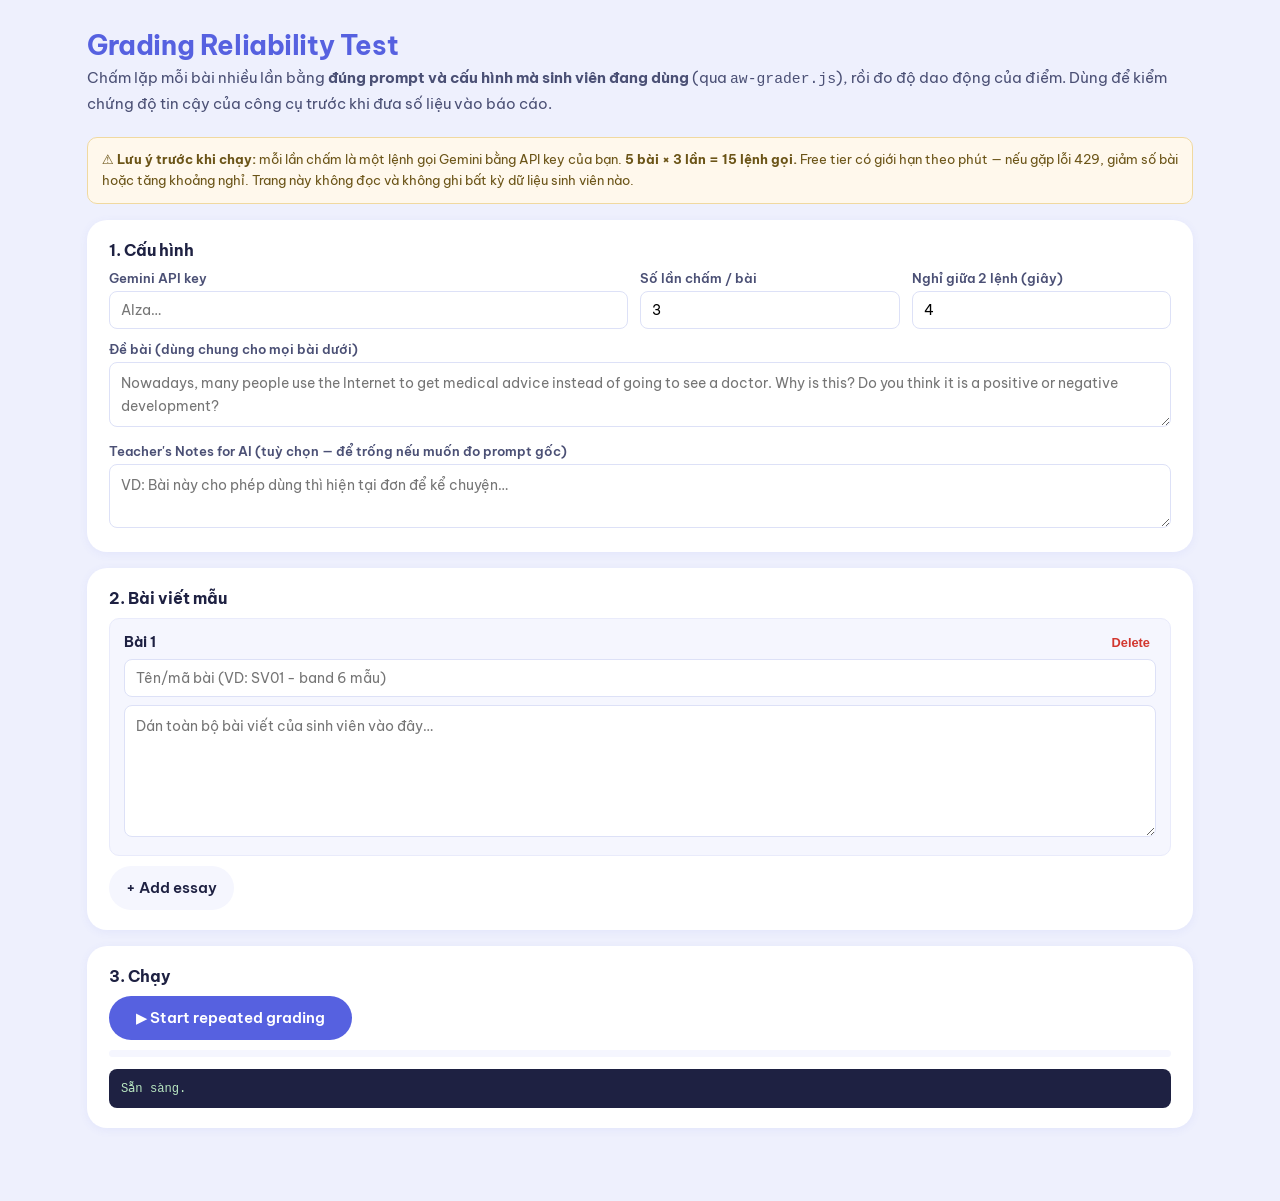
<file: test.html>
<!DOCTYPE html>
<html lang="vi">
<head>
<meta charset="UTF-8">
<meta name="viewport" content="width=device-width, initial-scale=1">
<!-- App icon: SVG data URI — no file, no extra request, no 404 -->
<link rel="icon" type="image/svg+xml" href="icon.svg">
<link rel="apple-touch-icon" href="apple-touch-icon.png">
<meta name="theme-color" content="#5661E0">
<title>Writing App</title>
<link rel="stylesheet" href="aw-theme.css">
<style>
  body{background:var(--aw-bg);margin:0;font-family:var(--aw-font-body)}
  .wrap{max-width:1150px;margin:0 auto;padding:28px 22px 60px}
  h1{font-family:var(--aw-font-display);font-size:1.7rem;margin:0 0 4px;color:var(--aw-primary)}
  .sub{color:var(--aw-ink-2);margin:0 0 22px;font-size:.92rem;line-height:1.6}
  .card{background:var(--aw-surface);border:none;border-radius:20px;box-shadow:var(--aw-shadow);padding:20px 22px;margin-bottom:16px;box-shadow:var(--aw-shadow-sm)}
  .card h3{margin:0 0 10px;font-size:1rem;font-family:var(--aw-font-display)}
  label{display:block;font-size:.82rem;font-weight:600;color:var(--aw-ink-2);margin-bottom:5px}
  input,textarea,select{width:100%;border:1px solid var(--aw-border);border-radius:8px;padding:9px 11px;
    font-family:var(--aw-font-body);font-size:.9rem;box-sizing:border-box;outline:none}
  input:focus,textarea:focus{border-color:var(--aw-primary)}
  textarea{resize:vertical;line-height:1.55}
  .row{display:flex;gap:12px;flex-wrap:wrap;align-items:flex-end}
  .row>div{flex:1;min-width:150px}
  .essay{border:1px solid var(--aw-border-2);border-radius:10px;padding:14px;margin-bottom:10px;background:var(--aw-surface-2)}
  .essay-head{display:flex;justify-content:space-between;align-items:center;margin-bottom:8px}
  .essay-head b{font-size:.88rem}
  .del{background:none;border:none;color:var(--aw-danger);cursor:pointer;font-size:.8rem;font-weight:600}
  table{width:100%;border-collapse:collapse;font-size:.85rem;margin-top:12px}
  th,td{border:1px solid var(--aw-border-2);padding:7px 9px;text-align:center}
  th{background:var(--aw-primary);color:#fff;font-weight:600;font-size:.78rem}
  td.name{text-align:left;font-weight:600;max-width:210px;word-break:break-word}
  tr.sd td{background:#FFFDF5;font-weight:600}
  .ok{color:var(--aw-writing)} .warn{color:#B8860B} .bad{color:var(--aw-danger)}
  .log{font-family:ui-monospace,monospace;font-size:.76rem;background:#1E2142;color:#B8E6C0;
    border-radius:8px;padding:12px;max-height:190px;overflow-y:auto;white-space:pre-wrap;margin-top:12px}
  .note{background:#FFF8EC;border:1px solid #F0D9A0;border-radius:10px;padding:12px 14px;font-size:.83rem;
    color:#6B5417;line-height:1.55;margin-bottom:16px}
  .bar{height:7px;background:var(--aw-surface-2);border-radius:4px;overflow:hidden;margin-top:10px}
  .bar div{height:100%;width:0;background:linear-gradient(90deg,#5661E0,#7C84EE);transition:width .3s}
</style>
</head>
<body>
<div class="wrap">
  <h1>Grading Reliability Test</h1>
  <p class="sub">Chấm lặp mỗi bài nhiều lần bằng <b>đúng prompt và cấu hình mà sinh viên đang dùng</b>
    (qua <code>aw-grader.js</code>), rồi đo độ dao động của điểm. Dùng để kiểm chứng độ tin cậy của công cụ
    trước khi đưa số liệu vào báo cáo.</p>

  <div class="note">
    <b>⚠️ Lưu ý trước khi chạy:</b> mỗi lần chấm là một lệnh gọi Gemini bằng API key của bạn.
    <b>5 bài × 3 lần = 15 lệnh gọi.</b> Free tier có giới hạn theo phút — nếu gặp lỗi 429, giảm số bài
    hoặc tăng khoảng nghỉ. Trang này không đọc và không ghi bất kỳ dữ liệu sinh viên nào.
  </div>

  <div class="card">
    <h3>1. Cấu hình</h3>
    <div class="row">
      <div style="flex:2">
        <label>Gemini API key</label>
        <input id="key" type="password" placeholder="AIza…">
      </div>
      <div>
        <label>Số lần chấm / bài</label>
        <input id="runs" type="number" min="2" max="10" value="3">
      </div>
      <div>
        <label>Nghỉ giữa 2 lệnh (giây)</label>
        <input id="delay" type="number" min="0" max="30" value="4">
      </div>
    </div>
    <div style="margin-top:12px">
      <label>Đề bài (dùng chung cho mọi bài dưới)</label>
      <textarea id="prompt" rows="2" placeholder="Nowadays, many people use the Internet to get medical advice instead of going to see a doctor. Why is this? Do you think it is a positive or negative development?"></textarea>
    </div>
    <div style="margin-top:12px">
      <label>Teacher's Notes for AI (tuỳ chọn — để trống nếu muốn đo prompt gốc)</label>
      <textarea id="aiNotes" rows="2" placeholder="VD: Bài này cho phép dùng thì hiện tại đơn để kể chuyện…"></textarea>
    </div>
  </div>

  <div class="card">
    <h3>2. Bài viết mẫu</h3>
    <div id="essays"></div>
    <button class="aw-btn aw-btn-ghost" id="addEssay" style="padding:7px 16px">+ Add essay</button>
  </div>

  <div class="card">
    <h3>3. Chạy</h3>
    <button class="aw-btn aw-btn-primary" id="run" style="padding:11px 26px">▶ Start repeated grading</button>
    <button class="aw-btn aw-btn-ghost" id="stop" style="padding:11px 20px;display:none">■ Stop</button>
    <button class="aw-btn aw-btn-accent" id="csv" style="padding:11px 20px;display:none">Download CSV</button>
    <div class="bar"><div id="bar"></div></div>
    <div class="log" id="log">Sẵn sàng.</div>
  </div>

  <div class="card" id="resCard" style="display:none">
    <h3>4. Kết quả</h3>
    <p style="font-size:.82rem;color:var(--aw-ink-3);margin:0">
      <b>SD</b> = độ lệch chuẩn giữa các lần chấm cùng một bài. Càng nhỏ càng nhất quán.
      <span class="ok">■ SD ≤ 0.25 tốt</span> ·
      <span class="warn">■ 0.25–0.5 chấp nhận được</span> ·
      <span class="bad">■ &gt; 0.5 kém ổn định</span>
    </p>
    <div id="tables"></div>
  </div>
</div>

<script src="aw-common.js"></script>
<script src="aw-grader.js"></script>
<script>
if (!window.AW || !AW.grade) {
  document.body.innerHTML = '<div style="max-width:560px;margin:80px auto;padding:30px;border:2px solid #EA4335;border-radius:14px;font-family:system-ui"><h2>&#9888; Thiếu file</h2><p><b>aw-common.js</b>, <b>aw-grader.js</b> và <b>aw-theme.css</b> phải nằm cùng thư mục với test.html.</p></div>';
  throw new Error('deps missing');
}

var CRIT = ['TR','CC','LR','GRA'];
var essaysEl = document.getElementById('essays');
var results = [];   // [{name, runs:[{TR,CC,LR,GRA,overall}], errors:[]}]
var stopped = false;

/*──────── essay inputs ────────*/
function addEssay(name, text){
  var i = essaysEl.children.length + 1;
  var d = document.createElement('div');
  d.className = 'essay';
  d.innerHTML =
    '<div class="essay-head"><b>Bài ' + i + '</b>' +
      '<button class="del">Delete</button></div>' +
    '<input class="e-name" placeholder="Tên/mã bài (VD: SV01 - band 6 mẫu)" value="' + (name||'') + '" style="margin-bottom:8px">' +
    '<textarea class="e-text" rows="5" placeholder="Dán toàn bộ bài viết của sinh viên vào đây…">' + (text||'') + '</textarea>';
  d.querySelector('.del').onclick = function(){ d.remove(); renumber(); };
  essaysEl.appendChild(d);
}
function renumber(){
  Array.prototype.forEach.call(essaysEl.children, function(d, i){
    d.querySelector('.essay-head b').textContent = 'Bài ' + (i+1);
  });
}
document.getElementById('addEssay').onclick = function(){ addEssay(); };
addEssay();

/*──────── stats ────────*/
function mean(a){ return a.reduce(function(x,y){return x+y;},0) / a.length; }
function sd(a){
  if (a.length < 2) return 0;
  var m = mean(a);
  // population SD — we have every run, not a sample of them
  return Math.sqrt(mean(a.map(function(v){ return (v-m)*(v-m); })));
}
function sdClass(v){ return v <= 0.25 ? 'ok' : (v <= 0.5 ? 'warn' : 'bad'); }

function log(msg){
  var el = document.getElementById('log');
  el.textContent += '\n' + msg;
  el.scrollTop = el.scrollHeight;
}
function sleep(ms){ return new Promise(function(r){ setTimeout(r, ms); }); }

/*──────── run ────────*/
document.getElementById('run').onclick = async function(){
  var key = document.getElementById('key').value.trim();
  var prompt = document.getElementById('prompt').value.trim();
  var aiNotes = document.getElementById('aiNotes').value.trim();
  var runs = parseInt(document.getElementById('runs').value, 10) || 3;
  var delay = (parseInt(document.getElementById('delay').value, 10) || 0) * 1000;

  if (!key) { alert('Nhập Gemini API key'); return; }
  if (!prompt) { alert('Nhập đề bài'); return; }

  var items = Array.prototype.map.call(essaysEl.children, function(d, i){
    return { name: d.querySelector('.e-name').value.trim() || ('Bài ' + (i+1)),
             text: d.querySelector('.e-text').value.trim() };
  }).filter(function(x){ return x.text.length > 50; });

  if (!items.length) { alert('Cần ít nhất 1 bài viết (trên 50 ký tự)'); return; }

  stopped = false;
  results = [];
  document.getElementById('run').style.display = 'none';
  document.getElementById('stop').style.display = '';
  document.getElementById('csv').style.display = 'none';
  document.getElementById('log').textContent = 'Bắt đầu: ' + items.length + ' bài × ' + runs + ' lần = ' + (items.length*runs) + ' lệnh gọi.';

  var total = items.length * runs, done = 0;

  for (var i = 0; i < items.length && !stopped; i++) {
    var rec = { name: items[i].name, runs: [], errors: [] };
    results.push(rec);
    for (var r = 1; r <= runs && !stopped; r++) {
      try {
        // identical call path to the student app — attempt:1 keeps the prompt constant
        var res = await AW.grade({ writing: items[i].text, question: prompt, attempt: 1, aiNotes: aiNotes }, key);
        var s = res.scores || {};
        rec.runs.push({ TR:s.TR, CC:s.CC, LR:s.LR, GRA:s.GRA, overall:res.overall });
        log('✓ ' + rec.name + ' · lần ' + r + ' → ' + CRIT.map(function(k){return k+':'+s[k];}).join(' ') + ' | Overall ' + res.overall);
      } catch (e) {
        rec.errors.push(e.message || String(e));
        log('✗ ' + rec.name + ' · lần ' + r + ' → ' + (e.message || e));
      }
      done++;
      document.getElementById('bar').style.width = Math.round(done/total*100) + '%';
      render();
      if (delay && !(i === items.length-1 && r === runs)) await sleep(delay);
    }
  }

  log(stopped ? '— Đã dừng —' : '— Xong —');
  document.getElementById('run').style.display = '';
  document.getElementById('stop').style.display = 'none';
  if (results.some(function(r){ return r.runs.length; })) document.getElementById('csv').style.display = '';
};

document.getElementById('stop').onclick = function(){ stopped = true; log('Đang dừng sau lệnh hiện tại…'); };

/*──────── render ────────*/
function render(){
  var box = document.getElementById('tables');
  document.getElementById('resCard').style.display = '';
  box.innerHTML = results.map(function(rec){
    if (!rec.runs.length) {
      return '<p style="font-size:.85rem"><b>' + AW.esc(rec.name) + '</b> — <span class="bad">không có kết quả</span></p>';
    }
    var head = '<tr><th class="name" style="text-align:left">' + AW.esc(rec.name) + '</th>' +
      rec.runs.map(function(_, i){ return '<th>Lần ' + (i+1) + '</th>'; }).join('') +
      '<th>TB</th><th>Min–Max</th><th>SD</th></tr>';
    var rows = CRIT.concat(['overall']).map(function(k){
      var vals = rec.runs.map(function(x){ return x[k]; }).filter(function(v){ return typeof v === 'number'; });
      if (!vals.length) return '';
      var s = sd(vals);
      return '<tr' + (k==='overall' ? ' class="sd"' : '') + '>' +
        '<td class="name">' + (k==='overall' ? 'Overall' : k) + '</td>' +
        rec.runs.map(function(x){ return '<td>' + (x[k] != null ? x[k] : '—') + '</td>'; }).join('') +
        '<td>' + mean(vals).toFixed(2) + '</td>' +
        '<td>' + Math.min.apply(null, vals) + '–' + Math.max.apply(null, vals) + '</td>' +
        '<td class="' + sdClass(s) + '">' + s.toFixed(3) + '</td></tr>';
    }).join('');
    var err = rec.errors.length
      ? '<p style="font-size:.78rem;color:var(--aw-danger);margin:4px 0 0">' + rec.errors.length + ' lệnh lỗi</p>' : '';
    return '<table>' + head + rows + '</table>' + err;
  }).join('<div style="height:18px"></div>');
}

/*──────── CSV ────────*/
document.getElementById('csv').onclick = function(){
  var rows = [['Essay','Criterion','Run','Score']];
  results.forEach(function(rec){
    rec.runs.forEach(function(run, i){
      CRIT.concat(['overall']).forEach(function(k){
        if (run[k] != null) rows.push([rec.name, k, i+1, run[k]]);
      });
    });
  });
  rows.push([]);
  rows.push(['Essay','Criterion','Mean','Min','Max','SD']);
  results.forEach(function(rec){
    CRIT.concat(['overall']).forEach(function(k){
      var vals = rec.runs.map(function(x){ return x[k]; }).filter(function(v){ return typeof v === 'number'; });
      if (vals.length) {
        rows.push([rec.name, k, mean(vals).toFixed(3),
                   Math.min.apply(null, vals), Math.max.apply(null, vals), sd(vals).toFixed(4)]);
      }
    });
  });
  var csv = rows.map(function(r){
    return r.map(function(c){ return '"' + String(c).replace(/"/g,'""') + '"'; }).join(',');
  }).join('\n');
  var blob = new Blob(['\ufeff' + csv], { type:'text/csv;charset=utf-8' });
  var a = document.createElement('a');
  a.href = URL.createObjectURL(blob);
  a.download = 'ArticuWrite_Reliability_' + new Date().toISOString().slice(0,10) + '.csv';
  a.click();
};
</script>
</body>
</html>
</file>
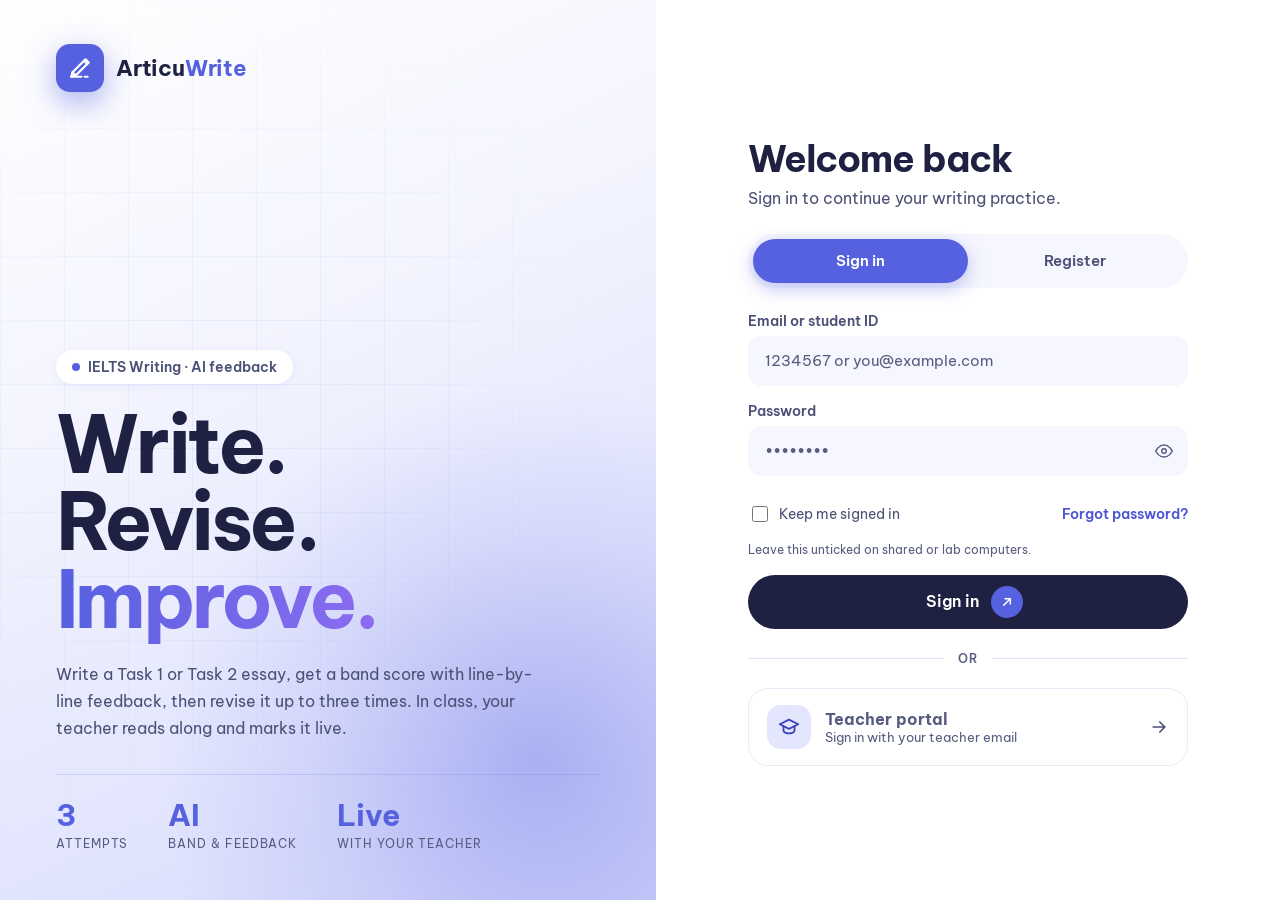
<file: write.html>
<!DOCTYPE html>
<html lang="vi">
<head>
<meta charset="UTF-8">
<meta name="viewport" content="width=device-width, initial-scale=1">
<!-- App icon: SVG data URI — no file, no extra request, no 404 -->
<link rel="icon" type="image/svg+xml" href="icon.svg">
<link rel="apple-touch-icon" href="apple-touch-icon.png">
<meta name="theme-color" content="#5661E0">
<title>Writing App</title>
<link rel="stylesheet" href="aw-theme.css">
<style>
  /* ── Resizable split pane (write page) ── */
  .aw-write-grid{display:flex;align-items:stretch;border:none;border-radius:var(--aw-r-lg);overflow:hidden;box-shadow:var(--aw-shadow);background:var(--aw-surface)}
  .aw-write-pane-left{flex:0 0 50%;min-width:280px;max-width:80%;overflow:hidden}
  .aw-write-pane-right{flex:1 1 0;min-width:180px;overflow:hidden}
  .aw-write-divider{width:6px;background:var(--aw-bg);cursor:col-resize;flex:0 0 6px;position:relative;transition:background .15s;user-select:none}
  .aw-write-divider:hover,.aw-write-divider.dragging{background:var(--aw-primary)}
  .aw-write-divider::after{content:'';position:absolute;top:50%;left:50%;transform:translate(-50%,-50%);width:2px;height:32px;border-radius:2px;background:rgba(255,255,255,.6)}
  @media(max-width:960px){.aw-write-grid{flex-direction:column}.aw-write-divider{display:none}.aw-write-pane-left,.aw-write-pane-right{flex:none;width:100%;max-width:100%}}
  .aw-prompt-box{background:var(--aw-surface-2);border:none;border-radius:20px;padding:18px 22px;margin-bottom:16px}
  .aw-prompt-box h4{margin:0 0 8px;font-size:.82rem;color:var(--aw-primary-hv);font-weight:700}
  .aw-prompt-text{color:var(--aw-ink);line-height:1.6;font-size:.95rem;white-space:pre-wrap}
  .aw-editor-toolbar{display:flex;gap:2px;padding:8px 10px;border:none;border-radius:16px;background:var(--aw-surface-2);flex-wrap:wrap;margin-bottom:6px}
  .aw-tb-btn{width:36px;height:36px;border:none;background:none;border-radius:10px;cursor:pointer;color:var(--aw-ink-2);font-weight:700;display:grid;place-items:center;font-size:.9rem}
  .aw-tb-btn:hover{background:var(--aw-primary-lt);color:var(--aw-primary)}
  .aw-sp-btn{margin-left:auto;width:42px;height:36px;position:relative}
  .aw-sp-btn.busy svg{animation:awspPulse .8s ease-in-out infinite alternate}
  @keyframes awspPulse{from{opacity:1}to{opacity:.35}}
  .aw-sp-btn.off{opacity:.45;filter:grayscale(1)}
  .aw-sp-btn.off::before{content:'';position:absolute;left:8px;right:8px;top:50%;height:2px;background:var(--aw-ink-3);transform:rotate(-35deg)}
  .aw-sp-btn:not([data-n=""])::after{content:attr(data-n);position:absolute;top:0;right:0;min-width:16px;height:16px;border-radius:8px;background:#d93025;color:#fff;font-size:.65rem;line-height:16px;text-align:center;padding:0 3px}
  ::highlight(aw-spell){text-decoration:underline wavy #d93025;text-decoration-thickness:1.5px}
  ::highlight(aw-gram){text-decoration:underline wavy #1a73e8;text-decoration-thickness:1.5px}
  .aw-sp-pop{position:fixed;z-index:800;max-width:290px;background:var(--aw-surface);color:var(--aw-ink);border:1px solid var(--aw-border);border-radius:12px;box-shadow:0 8px 24px rgba(0,0,0,.18);padding:10px 12px;font-size:.85rem}
  .aw-sp-kind{font-weight:700;font-size:.72rem;text-transform:uppercase;letter-spacing:.04em;margin-bottom:3px}
  .aw-sp-msg{line-height:1.4;margin-bottom:8px}
  .aw-sp-opts{display:flex;flex-wrap:wrap;gap:6px}
  .aw-sp-opt{border:none;border-radius:8px;padding:5px 10px;background:var(--aw-primary-lt);color:var(--aw-primary);font-weight:700;cursor:pointer;font-size:.85rem}
  .aw-sp-ign{background:var(--aw-surface-2);color:var(--aw-ink-3);font-weight:600}
  .aw-hl-btn{width:24px;height:24px;flex:0 0 auto;border:1.5px solid rgba(0,0,0,.12);border-radius:6px;cursor:pointer;margin:0 2px;padding:0;transition:transform .1s}
  .aw-hl-btn:hover{transform:scale(1.15)}
  .aw-hl-clear{background:#fff !important;color:var(--aw-ink-3);font-size:.7rem;display:grid;place-items:center}
  .aw-grade-ov{position:fixed;inset:0;background:rgba(30,33,66,.45);backdrop-filter:blur(3px);z-index:700;display:none;align-items:center;justify-content:center}
  .aw-grade-ov.show{display:flex}
  .aw-grade-card{background:#fff;border-radius:28px;padding:38px 44px;box-shadow:var(--aw-shadow-lg);text-align:center;max-width:420px;width:90%}
  .aw-grade-card h3{font-family:var(--aw-font-display);font-size:1.15rem;margin:18px 0 16px;color:var(--aw-primary);min-height:1.4em;transition:opacity .2s}
  .aw-grade-spin{width:52px;height:52px;border:4px solid var(--aw-primary-lt);border-top-color:var(--aw-primary);border-radius:50%;margin:0 auto;animation:awspin .8s linear infinite}
  @keyframes awspin{to{transform:rotate(360deg)}}
  .aw-grade-bar{height:8px;background:var(--aw-surface-2);border-radius:5px;overflow:hidden;margin:6px 0}
  .aw-grade-fill{height:100%;width:0;background:linear-gradient(90deg,#5661E0,#7C84EE);border-radius:5px;transition:width .6s ease}
  .aw-grade-sub{font-size:.82rem;color:var(--aw-ink-3);margin:12px 0 0}
  .aw-editor{min-height:max(260px,calc(100vh - 420px));border:none;border-radius:16px;padding:14px 26px 24px 64px;font-family:var(--aw-font-essay);font-size:1.12rem;line-height:34px;color:var(--aw-ink);outline:none;overflow-y:auto;resize:none;white-space:pre-wrap;
    background-color:var(--aw-surface);
    background-image:linear-gradient(90deg,transparent 44px,#F6C9C0 44px,#F6C9C0 46px,transparent 46px),
                     repeating-linear-gradient(180deg,transparent 0,transparent 33px,#E7E9FB 33px,#E7E9FB 34px);
    background-attachment:local;background-position:0 14px}
  .aw-editor:focus{box-shadow:inset 0 0 0 2px var(--aw-primary-lt)}
  /* nothing inside the essay may float over the page */
  .aw-editor *{position:static!important;float:none!important;transform:none!important;max-width:100%}
  .aw-editor img,.aw-editor iframe,.aw-editor svg,.aw-editor video,.aw-editor object,.aw-editor embed,.aw-editor canvas,.aw-editor dialog,.aw-editor button,.aw-editor input{display:none!important}
  .aw-editor:empty:before{content:attr(data-ph);color:var(--aw-ink-3)}
  .aw-write-meta{display:flex;flex-wrap:wrap;align-items:center;gap:8px 12px;margin:12px 0;white-space:nowrap;font-size:.85rem;color:var(--aw-ink-2)}
  /* action row: buttons keep their own width (the primary one no longer
     stretches with the pane); the clock sits beside them and floats in the
     corner once the row is scrolled out of view */
  .aw-actions{display:flex;gap:10px;flex-wrap:wrap;align-items:center}
  .aw-actions .aw-btn{flex:0 1 auto;min-width:min(200px,45%);min-height:48px}
  .aw-actions svg,.aw-mini svg{width:18px;height:18px;flex:0 0 auto}
  .aw-timer{display:inline-flex;align-items:center;gap:8px;box-sizing:border-box;min-height:48px;padding:0 20px;border-radius:999px;font:800 1.2rem var(--aw-font-display);color:#1E2142;background:#FFB020;font-variant-numeric:tabular-nums}
  .aw-timer.float{position:fixed;top:14px;right:18px;z-index:900;border:3px solid #fff;box-shadow:0 8px 26px rgba(30,33,66,.35);cursor:grab;touch-action:none;user-select:none}
  .aw-timer.float.drag{cursor:grabbing}
  @media(max-width:768px){.aw-timer.float{top:12px;right:10px;min-height:40px;padding:0 12px;font-size:1rem;border-width:2px}}
  .aw-timer.low{background:#D93025;color:#fff}
  .aw-timer.last{background:#B42318;color:#fff;animation:awTimerPulse 1s ease-in-out infinite}
  @keyframes awTimerPulse{50%{transform:scale(1.06)}}
  @media (prefers-reduced-motion:reduce){.aw-timer.last{animation:none}}
  .aw-mini{display:inline-flex;align-items:center;gap:6px;min-height:36px;border:none;background:var(--aw-surface-2);color:var(--aw-ink-2);border-radius:999px;padding:6px 14px;font:600 .78rem var(--aw-font-body);cursor:pointer;white-space:nowrap}
  .aw-mini:hover{background:var(--aw-primary-lt);color:var(--aw-primary-hv)}
  .aw-notes-drawer{position:fixed;top:0;right:0;bottom:0;width:min(420px,100%);z-index:950;background:var(--aw-surface);box-shadow:var(--aw-shadow-lg);padding:18px 18px 24px;overflow-y:auto;box-sizing:border-box}
  .aw-side-panel{background:var(--aw-surface);border-left:none;padding:18px;height:calc(100vh - 140px);overflow-y:auto;position:sticky;top:0;display:flex;flex-direction:column}
  .aw-side-panel h3{margin:0 0 10px;font-size:.95rem;font-weight:700;color:var(--aw-ink)}

  /* Notepad */
  .aw-notepad-label{font-size:.85rem;font-weight:700;color:var(--aw-ink);margin-bottom:6px}
  .aw-notepad-hint{font-size:.73rem;color:var(--aw-ink-3);margin-bottom:8px;line-height:1.4}
  #draftNote{flex:1;width:100%;min-height:0;height:100%;border:1.5px solid transparent;border-radius:16px;padding:12px 14px;font-family:var(--aw-font-body);font-size:.9rem;line-height:1.6;resize:none;outline:none;background:var(--aw-surface-2);color:var(--aw-ink);box-sizing:border-box}
  #draftNote:focus{border-color:var(--aw-primary);background:#fff}
  #draftNote::placeholder{color:var(--aw-ink-3)}

  /* CEFR vocab panel (post-submit) */
  .aw-vocab-panel{animation:fadeIn .3s ease}
  .aw-vocab-bar-wrap{margin:10px 0 14px}
  .aw-vocab-bar{display:flex;height:22px;border-radius:6px;overflow:hidden;gap:1px;margin-bottom:6px}
  .aw-vocab-seg{height:100%;display:flex;align-items:center;justify-content:center;font-size:.65rem;font-weight:700;color:#fff;transition:flex .4s;min-width:0;overflow:hidden;white-space:nowrap}
  .aw-vocab-legend{display:flex;flex-wrap:wrap;gap:4px 10px;margin-top:4px}
  .aw-vocab-legend-item{display:flex;align-items:center;gap:4px;font-size:.72rem;color:var(--aw-ink-2)}
  .aw-vocab-legend-dot{width:10px;height:10px;border-radius:2px;flex:0 0 auto}
  .aw-vocab-wordlist{margin-top:12px}
  .aw-vocab-wordlist h4{font-size:.75rem;font-weight:700;text-transform:uppercase;letter-spacing:.05em;color:var(--aw-ink-3);margin:10px 0 5px}
  .aw-vocab-words{display:flex;flex-wrap:wrap;gap:4px}
  .aw-vocab-word{font-size:.75rem;padding:2px 8px;border-radius:12px;font-weight:600}
  @keyframes fadeIn{from{opacity:0;transform:translateY(6px)}to{opacity:1;transform:none}}
  .aw-band{display:flex;align-items:center;gap:14px;margin-bottom:16px}
  .aw-band-circ{width:72px;height:72px;border-radius:50%;background:var(--aw-primary);display:flex;flex-direction:column;align-items:center;justify-content:center;flex:0 0 auto}
  .aw-band-num{font-size:1.7rem;font-weight:800;color:#fff;line-height:1;font-family:var(--aw-font-display)}
  .aw-band-lbl{font-size:.5rem;font-weight:700;color:rgba(255,255,255,.7);letter-spacing:.1em}
  .aw-crit{margin-bottom:12px}
  .aw-crit-top{display:flex;justify-content:space-between;font-size:.84rem;margin-bottom:4px}
  .aw-crit-name{color:var(--aw-ink-2);font-weight:500}
  .aw-crit-val{font-weight:700;color:var(--aw-ink)}
  .aw-bar{height:7px;background:var(--aw-border-2);border-radius:4px;overflow:hidden}
  .aw-bar-fill{height:100%;background:var(--aw-primary);border-radius:4px;width:0;transition:width .5s ease}
  .aw-fb-block{margin-top:14px;padding-top:14px;border-top:1px solid var(--aw-border-2)}
  .aw-fb-block h4{margin:0 0 8px;font-size:.9rem;color:var(--aw-primary-hv)}
  .aw-voc-stack{display:flex;height:14px;border-radius:7px;overflow:hidden;margin-bottom:16px;background:var(--aw-surface-2)}
  .aw-voc-stack>div{transition:width .5s ease}
  .aw-voc-rows{margin-bottom:14px}
  .aw-voc-row{display:flex;align-items:center;gap:10px;margin-bottom:9px}
  .aw-voc-name{width:112px;flex:0 0 auto;display:flex;flex-direction:column;line-height:1.25}
  .aw-voc-name b{font-size:.84rem}
  .aw-voc-name span{font-size:.68rem;color:var(--aw-ink-3)}
  .aw-voc-track{flex:1;height:14px;background:var(--aw-surface-2);border-radius:7px;overflow:hidden}
  .aw-voc-fill{height:100%;width:0;border-radius:7px;min-width:3px;transition:width .6s ease}
  .aw-voc-val{width:46px;flex:0 0 auto;text-align:right;font-size:.8rem;font-weight:700}
  .aw-voc-kpis{display:grid;grid-template-columns:1fr 1fr;gap:8px}
  .aw-voc-kpi{background:var(--aw-surface-2);border-radius:10px;padding:9px 11px;display:flex;flex-direction:column}
  .aw-voc-kpi b{font-size:1.15rem;font-family:var(--aw-font-display)}
  .aw-voc-kpi span{font-size:.7rem;color:var(--aw-ink-3)}
  .aw-voc-note{margin-top:12px;font-size:.74rem;line-height:1.55}
  .aw-voc-note p{margin:0 0 6px}
  .aw-voc-words{margin-top:14px;padding-top:12px;border-top:1px solid var(--aw-border-2)}
  .aw-voc-whead{font-size:.82rem;font-weight:700;color:var(--aw-ink);margin-bottom:10px}
  .aw-voc-wgroup{margin-bottom:10px}
  .aw-voc-wlabel{font-size:.76rem;font-weight:700;margin-bottom:5px}
  .aw-voc-wlabel span{font-weight:400;opacity:.7}
  .aw-voc-chips{display:flex;flex-wrap:wrap;gap:5px}
  .aw-voc-chip{font-size:.78rem;border:1px solid;border-radius:12px;padding:2px 10px;background:#fff;line-height:1.4}
  .aw-fb-item{font-size:.86rem;line-height:1.5;color:var(--aw-ink-2);margin-bottom:8px;padding-left:10px;border-left:2px solid var(--aw-border)}
  .aw-fb-item b{color:var(--aw-ink)}
  .err-mark{color:var(--aw-danger);text-decoration:line-through}
  .fix-mark{color:var(--aw-accent);font-weight:600}
  .aw-revs{display:flex;flex-direction:column;gap:8px}
  .aw-rev{background:var(--aw-surface-2);border:none;border-radius:14px;padding:10px 12px;font-size:.84rem}
  .aw-rev-top{display:flex;justify-content:space-between;font-weight:600;color:var(--aw-ink);margin-bottom:3px}
  .aw-rev-note{color:var(--aw-ink-3);font-size:.78rem}
  .aw-keybar{display:flex;flex-wrap:wrap;gap:8px;align-items:center;background:#FFF1C7;border:none;border-radius:20px;padding:10px 12px 10px 18px;margin-bottom:16px;font-size:.85rem;color:#7A5A00}
  .aw-keybar input{flex:1;min-width:180px;min-height:40px;border:none;border-radius:999px;padding:6px 16px;font-family:var(--aw-font-body);background:#fff}
  .aw-key-link{font-size:.78rem;color:#5661E0;text-decoration:none;font-weight:600;white-space:nowrap}
  .aw-key-link:hover{text-decoration:underline}
  .aw-tutor-fab{position:fixed;bottom:24px;right:24px;z-index:400;background:var(--aw-primary-dk);color:#fff;border:none;border-radius:999px;padding:14px 22px;font-weight:600;font-size:.95rem;cursor:pointer;box-shadow:var(--aw-shadow-lg)}
  .aw-tutor-fab:hover{transform:translateY(-2px)}
  /* ── Unified FAB menu — replaces 3 separate floating buttons ── */
  .aw-fab-menu{position:fixed;bottom:24px;right:24px;z-index:400;display:flex;flex-direction:column;align-items:flex-end;gap:10px}
  .aw-fab-main{background:var(--aw-primary-dk);color:#fff;border:none;border-radius:999px;padding:13px 22px;font-weight:700;font-size:.95rem;cursor:pointer;box-shadow:var(--aw-shadow-lg);display:flex;align-items:center;gap:8px;transition:transform .15s}
  .aw-fab-main:hover{transform:translateY(-2px)}
  .aw-fab-items{display:flex;flex-direction:column;gap:8px;align-items:flex-end}
  .aw-fab-item{display:flex;align-items:center;gap:8px;opacity:0;transform:translateY(10px) scale(.95);pointer-events:none;transition:opacity .18s,transform .18s}
  .aw-fab-menu.open .aw-fab-item{opacity:1;transform:none;pointer-events:auto}
  .aw-fab-menu.open .aw-fab-item:nth-child(1){transition-delay:.05s}
  .aw-fab-menu.open .aw-fab-item:nth-child(2){transition-delay:.1s}
  .aw-fab-menu.open .aw-fab-item:nth-child(3){transition-delay:.15s}
  .aw-fab-label{background:var(--aw-primary-dk);color:#fff;font-size:.78rem;padding:4px 10px;border-radius:20px;white-space:nowrap;pointer-events:none}
  .aw-fab-btn{border:none;border-radius:50%;width:48px;height:48px;cursor:pointer;font-size:1.3rem;box-shadow:var(--aw-shadow);flex-shrink:0;transition:transform .15s}
  .aw-fab-btn:hover{transform:scale(1.12)}
  .aw-fab-btn.ask{background:var(--aw-primary)}
  .aw-fab-btn.hand{background:#fff;border:2px solid var(--aw-accent)}
  .aw-fab-btn.hand.raised{background:var(--aw-accent)}
  .aw-fab-btn.board{background:#fff;border:2px solid var(--aw-primary)}
  .aw-board-ov{position:fixed;inset:0;background:rgba(30,33,66,.6);z-index:700;display:none;flex-direction:column}
  .aw-board-ov.show{display:flex}
  .aw-board-ov-bar{display:flex;justify-content:space-between;align-items:center;padding:12px 20px;background:#fff}
  .aw-board-ov iframe{flex:1;border:none;width:100%;background:#fff}
  /* teacher's inline marks, mirrored from the teacher dashboard */
  .aw-sug-del{color:var(--aw-danger);text-decoration:line-through;text-decoration-thickness:2px}
  .aw-sug-ins{color:var(--aw-accent);font-weight:600}
  .aw-hl{background:#FFE9A8;border-radius:2px;padding:0 1px}
  .aw-doc-comment{border-bottom:2px dotted var(--aw-accent);cursor:help}
  .aw-tfb-fab{position:fixed;bottom:186px;right:24px;z-index:400;background:var(--aw-accent);color:#fff;border:none;border-radius:999px;padding:12px 20px;font-weight:600;font-size:.92rem;cursor:pointer;box-shadow:var(--aw-shadow-lg);display:none}
  .aw-tfb-fab.show{display:block}
  .aw-tfb-bg{position:fixed;inset:0;background:rgba(30,33,66,.45);z-index:800;display:none;align-items:center;justify-content:center;padding:20px}
  .aw-tfb-bg.show{display:flex}
  .aw-tfb-modal{background:#fff;border-radius:24px;max-width:820px;width:100%;max-height:85vh;overflow-y:auto;padding:26px 30px;box-shadow:var(--aw-shadow-lg)}
  .aw-tfb-body{font-family:var(--aw-font-essay);font-size:1.05rem;line-height:1.85;white-space:pre-wrap;border:none;background:var(--aw-surface-2);border-radius:18px;padding:20px;margin-top:14px}
  .aw-ask-head{background:var(--aw-primary);color:#fff;padding:14px 18px;display:flex;justify-content:space-between;align-items:center}
  .aw-tutor-panel{position:fixed;bottom:24px;right:24px;z-index:401;width:380px;max-width:calc(100vw - 32px);height:540px;max-height:calc(100vh - 48px);background:#fff;border-radius:24px;box-shadow:var(--aw-shadow-lg);display:none;flex-direction:column;overflow:hidden}
  .aw-tutor-panel.show{display:flex}
  .aw-tutor-head{background:var(--aw-primary-dk);color:#fff;padding:14px 18px;display:flex;justify-content:space-between;align-items:center}
  .aw-tutor-badge{display:inline-block;background:rgba(255,255,255,.2);font-size:.66rem;padding:2px 8px;border-radius:10px;margin-left:8px;vertical-align:middle}
  .aw-tutor-warn{background:#FFF6E5;color:#7A5A0A;font-size:.76rem;padding:9px 14px;line-height:1.4;border-bottom:1px solid #F5D98A}
  .aw-tutor-keybar{display:flex;gap:6px;padding:10px 12px;border-bottom:1px solid var(--aw-border-2)}
  .aw-tutor-keybar input{flex:1;border:none;background:var(--aw-surface-2);border-radius:999px;padding:6px 10px;font-size:.85rem}
  .aw-tutor-msgs{flex:1;overflow-y:auto;padding:14px;display:flex;flex-direction:column;gap:10px}
  .aw-tutor-msg{max-width:85%;padding:9px 13px;border-radius:14px;font-size:.88rem;line-height:1.45;white-space:pre-wrap}
  .aw-tutor-msg.bot{background:var(--aw-surface-2);color:var(--aw-ink);align-self:flex-start;border-bottom-left-radius:4px}
  .aw-tutor-msg.user{background:var(--aw-primary);color:#fff;align-self:flex-end;border-bottom-right-radius:4px}
  .aw-tutor-input{display:flex;gap:6px;padding:12px;border-top:1px solid var(--aw-border-2)}
  .aw-tutor-input input{flex:1;border:none;background:var(--aw-surface-2);border-radius:999px;padding:9px 14px;font-size:.88rem}
</style>
</head>
<body>
<div id="app"></div>

<script src="aw-common.js"></script>
<script src="aw-cefr.js"></script>
<script src="aw-lexis.js"></script>
<script src="aw-grader.js"></script>
<script>
// Safety shim: if aw-common.js is an older cached copy without groqKey,
// define it here so a missing helper can never blank the page.
if (window.AW && !AW.groqKey) {
  AW.groqKey = {
    get: function(){ return localStorage.getItem('aw_groq_key') || ''; },
    set: function(k){ localStorage.setItem('aw_groq_key', k || ''); }
  };
}
</script>
<script>
if (typeof AW === 'undefined') {
  document.body.innerHTML = '<div style="max-width:560px;margin:80px auto;padding:30px;border:2px solid #EA4335;border-radius:14px;font-family:system-ui;color:#1E2142"><h2>&#9888; Kh&ocirc;ng t&#7843;i &#273;&#432;&#7907;c aw-common.js</h2><p>File <b>aw-common.js</b> v&agrave; <b>aw-theme.css</b> ph&#7843;i n&#7857;m <b>c&ugrave;ng th&#432; m&#7909;c</b> v&#7899;i file HTML n&agrave;y tr&ecirc;n GitHub. Upload &#273;&#7911; ch&uacute;ng r&#7891;i t&#7843;i l&#7841;i trang.</p></div>';
  throw new Error('aw-common.js not loaded');
}

/*──────── session + params ────────*/
var sess = AW.session.require('student');
if (!sess) throw 'redirect';

var qp = new URLSearchParams(location.search);
var MODE = qp.get('mode') || 'free';               // free | homework | inclass
var TOPIC = qp.get('topic') || 'Free Writing';
var PROMPT = qp.get('prompt') || 'Write about your opinion on the given topic.';
var AI_NOTES = '';  // teacher's grading rules for this task (context)
var TASK_TYPE      = qp.get('type') || 'task2';
// Normalize: old URLs may have passed 'IELTS Task 2' as the type value
if (TASK_TYPE !== 'task1') TASK_TYPE = 'task2';
var CHART_IMAGE_ID = qp.get('chartImageId') || '';  // passed from student.html for Task 1
var TOPIC_ID = qp.get('topicId') || ('T' + Date.now().toString(36));
var RETRY = qp.get('retry') === '1';
var DURATION_MIN = parseInt(qp.get('duration') || '0', 10);
// Homework is capped at 60 minutes so a student can't leave a draft open for
// hours. In-class keeps whatever the teacher set; Free Writing stays untimed.
if (MODE === 'homework' && !DURATION_MIN) DURATION_MIN = 60;

var MODE_LABEL = { free:'Free Writing', homework:'Homework', inclass:'In-class Practice' }[MODE] || 'Free Writing';

var nav = AW.navFor('student', 'modes');

var content = AW.renderShell({
  mount:'app', nav:nav, eyebrow:'', title:MODE_LABEL
});

var startTime = new Date();
var attempt = 1;

// If we have a real assignment topicId but no prompt in the URL (e.g. via Re-try),
// fetch the official prompt from the backend so the student sees the real đề bài.
var hasRealTopic = qp.get('topicId') && MODE !== 'free';
// MIN_WORDS: default by task type, overridden by assignment's minWords field
// GV có thể set minWords thấp hơn (VD: 80 nếu chỉ viết 1 đoạn thân bài)
var MIN_WORDS = TASK_TYPE === 'task1' ? 150 : 250;
// teacher's writing format: 'full_essay' | 'paragraph' | 'sentences' (changes what the AI grades)
var WRITING_TYPE = 'full_essay';

// If chart image was passed via URL (Task 1 assigned), render immediately
if (TASK_TYPE === 'task1' && CHART_IMAGE_ID) {
  setTimeout(function(){ renderChartViewer(CHART_IMAGE_ID); }, 200);
}

if (hasRealTopic) {
  AW.api('write.getPrompt', { topicId: TOPIC_ID }).then(function(res){
    if (res && res.success) {
      // overdue homework opened from a link or a bookmark: closed, ask for time
      if (MODE === 'homework' && res.data.isPastDeadline) {
        if (editor) editor.setAttribute('contenteditable', 'false');
        AW.showOverdue({ topicId: TOPIC_ID, topic: res.data.topic || TOPIC, myDeadline: res.data.deadline },
                       { onClose: function(){ location.href = 'student.html'; } });
        return;
      }
      if (res.data.prompt && !qp.get('prompt')) {
        PROMPT = res.data.prompt;
        var pt = document.querySelector('.aw-prompt-text');
        if (pt) pt.innerHTML = AW.esc(AW.stripHtml(PROMPT));
      }
      AI_NOTES = res.data.aiNotes || '';
      WRITING_TYPE = res.data.writingType || 'full_essay';
      // Override MIN_WORDS if teacher specified a custom limit for this task
      if (res.data.minWords && parseInt(res.data.minWords, 10) > 0) {
        MIN_WORDS = parseInt(res.data.minWords, 10);
        // Update the word counter label to reflect custom limit
        updateWordCount();
      } else if (WRITING_TYPE !== 'full_essay') {
        MIN_WORDS = 20;   // sentence / paragraph practice: the essay word target does not apply
        updateWordCount();
      }
    }
  });
}

/* Experimental class (AI on) vs control class (AI off). Read the cached value
   synchronously so the correct buttons render on the first paint; the async
   check below corrects it if this device has never looked the class up. */
var SPELL_ICON = '<svg viewBox="0 0 28 28" width="28" height="28" aria-hidden="true"><text x="14" y="13" text-anchor="middle" font-family="Arial Black,Arial,sans-serif" font-weight="900" font-size="11" fill="currentColor">ABC</text><path d="M8 18.5l5 5L24 12" fill="none" stroke="#9BC23C" stroke-width="3.4" stroke-linecap="round" stroke-linejoin="round"/></svg>';
var AW_AI_ON = AW.classAICached(sess.class);
if (AW_AI_ON === null) AW_AI_ON = true;
// dictionary data for the vocabulary/collocation feedback: fetched while the student writes
if (AW.lexisLoad) AW.lexisLoad().catch(function(){});

content.innerHTML =
  ((!AW_AI_ON || AW.geminiKey.get()) ? '' :
    '<div class="aw-keybar"><span>🔑 Enter your Gemini API key (stored on your device) to grade essays:</span>' +
    '<input id="keyInput" type="password" placeholder="AIza…"><button class="aw-btn aw-btn-accent" id="keySave" style="padding:6px 14px">Save</button>' +
    '<a href="https://aistudio.google.com/app/apikey" target="_blank" rel="noopener" class="aw-key-link">→ Get a free key</a></div>') +
  '<div class="aw-write-grid" id="writeGrid">' +
    '<div class="aw-write-pane-left" id="writePaneLeft">' +
      (function(){
        var isFreeNoPrompt = (MODE==='free' && !qp.get('prompt'));
        if (isFreeNoPrompt) {
          return '<div class="aw-prompt-box" style="border:1.5px dashed var(--aw-primary-lt)"><h4>Your prompt</h4>' +
            '<textarea id="freePrompt" placeholder="Paste or type the IELTS Task 2 question you want to practice… The AI will grade your essay against this prompt." ' +
            'style="width:100%;min-height:70px;border:1px solid var(--aw-border);border-radius:8px;padding:10px;font-size:.92rem;font-family:var(--aw-font-body);resize:vertical;box-sizing:border-box"></textarea>' +
            '<p style="margin:8px 0 0;font-size:.78rem;color:var(--aw-ink-3)">💡 No prompt? You can still write freely — the AI will assess general Task 2 quality.</p></div>';
        }
        var ttBadge = TASK_TYPE === 'task1'
          ? '<span class="aw-task1-badge" id="taskTypeBadge">Task 1</span>'
          : '<span class="aw-task2-badge" id="taskTypeBadge">Task 2</span>';
        return '<div class="aw-prompt-box"><h4>IELTS Writing Prompt '+ttBadge+
          ' <button type="button" class="aw-mini" id="copyPrompt" style="float:right;margin-top:-6px">'+AW.icon('copy')+'Copy prompt</button></h4>' +
          '<div class="aw-prompt-text">'+AW.esc(AW.stripHtml(PROMPT))+'</div></div>';
      })() +
      '<div class="aw-editor-toolbar">' +
        '<button class="aw-tb-btn" data-cmd="bold" aria-label="Bold"><b>B</b></button>' +
        '<button class="aw-tb-btn" data-cmd="italic" aria-label="Italic"><i>I</i></button>' +
        '<button class="aw-tb-btn" data-cmd="underline" aria-label="Underline"><u>U</u></button>' +
        '<button class="aw-tb-btn" data-cmd="insertUnorderedList" aria-label="Bullet list">•</button>' +
        '<span style="width:1px;height:20px;background:var(--aw-border);margin:0 6px"></span>' +
        '<button class="aw-tb-btn" id="fontDown" title="Smaller font">A−</button>' +
        '<button class="aw-tb-btn" id="fontUp" title="Larger font (up to 120px)" style="font-size:1.05rem">A+</button>' +
        '<button class="aw-tb-btn" id="clearFmt" title="Clear formatting" style="font-size:.78rem;width:auto;padding:0 8px">✕ Clear</button>' +
        '<span style="width:1px;height:20px;background:var(--aw-border);margin:0 6px"></span>' +
        '<span style="font-size:.75rem;color:var(--aw-ink-3);align-self:center;margin-right:4px">Highlight:</span>' +
        '<button class="aw-hl-btn" data-hl="#FFF3A3" style="background:#FFF3A3" title="Yellow" aria-label="Highlight yellow"></button>' +
        '<button class="aw-hl-btn" data-hl="#B6F0C2" style="background:#B6F0C2" title="Green" aria-label="Highlight green"></button>' +
        '<button class="aw-hl-btn" data-hl="#BFE0FF" style="background:#BFE0FF" title="Blue" aria-label="Highlight blue"></button>' +
        '<button class="aw-hl-btn" data-hl="#FFC9D6" style="background:#FFC9D6" title="Pink" aria-label="Highlight pink"></button>' +
        '<button class="aw-hl-btn" data-hl="#E0C9FF" style="background:#E0C9FF" title="Purple" aria-label="Highlight purple"></button>' +
        '<button class="aw-hl-btn aw-hl-clear" data-hl="clear" title="Remove highlight">✕</button>' +
        (AW_AI_ON ? '<button type="button" class="aw-tb-btn aw-sp-btn" id="spellBtn" data-n="" title="Spelling &amp; grammar check: On" aria-label="Check spelling and grammar">'+SPELL_ICON+'</button>' : '') +
      '</div>' +
      '<div class="aw-editor" id="editor" contenteditable="true" data-ph="Start writing your response here…"></div>' +
      '<div class="aw-write-meta"><span id="wc">0 words</span>' +
        '<button type="button" class="aw-mini" id="copyEssay">'+AW.icon('copy')+'Copy essay</button>' +
        '<button type="button" class="aw-mini" id="openNotes">'+AW.icon('pen')+'My notes</button>' +
      '</div>' +
      '<div class="aw-actions">' +
        '<button class="aw-btn aw-btn-ghost" id="pauseBtn" title="Save your draft and continue later">'+AW.icon('pause')+'Pause &amp; Save</button>' +
        '<button class="aw-btn aw-btn-primary" id="gradeBtn">'+(AW_AI_ON?'Get AI feedback':'Submit')+'</button>' +
        (DURATION_MIN ? '<span class="aw-timer" id="timer" role="timer" aria-label="Time left">'+AW.icon('clock')+'<span id="timerTxt">'+DURATION_MIN+':00</span></span>' : '') +
      '</div>' +
    '</div>' +  /* end aw-write-pane-left */
    '<div class="aw-write-divider" id="writeDivider" title="Kéo để thay đổi kích thước"></div>' +
    '<div class="aw-write-pane-right" id="writePaneRight">' +
    '<div class="aw-side-panel" id="side">' +
      '<div class="aw-notepad-label">📝 Draft Notepad</div>' +
      '<p class="aw-notepad-hint">Ghi tạm ý tưởng, dàn bài, từ vựng… Phần này <b>không nộp</b>, không chấm, không lưu.</p>' +
      '<textarea id="draftNote" placeholder="• Thesis: …&#10;• Body 1: …&#10;• Body 2: …&#10;• Vocab notes: …"></textarea>' +
      '<div id="sideBody" style="display:none"></div>' +
      '<div id="submitStatus" style="margin-top:14px;text-align:center;display:none"><span style="color:var(--aw-writing);font-weight:600">✓ Submitted</span></div>' +
    '</div>' +
    '</div>' +  /* end aw-write-pane-right */
  '</div>' +
  ((MODE==='free' && AW_AI_ON) ?
    '<button class="aw-board-fab" id="boardFab" onclick="openBoardView()" style="bottom:78px">📋 Board</button>' +
    '<button class="aw-tutor-fab" id="tutorFab" title="Ask the AI writing tutor">💬 AI Tutor</button>' +
    '<div class="aw-tutor-panel" id="tutorPanel">' +
      '<div class="aw-tutor-head">' +
        '<div><b>AI Writing Tutor</b><span class="aw-tutor-badge">Free Writing only</span></div>' +
        '<button id="tutorClose" style="background:none;border:none;color:#fff;font-size:1.3rem;cursor:pointer;line-height:1">×</button>' +
      '</div>' +
      '<div class="aw-tutor-warn">⚠️ This chat is <b>not saved</b>. The tutor explains grammar, vocabulary & logic — it will <b>not</b> write, rewrite or polish text for you.</div>' +
      (AW.groqKey.get() ? '' :
        '<div class="aw-tutor-keybar" style="flex-wrap:wrap"><input id="groqKeyInput" type="password" placeholder="Paste your Groq API key…"><button class="aw-btn aw-btn-accent" id="groqKeySave" style="padding:6px 12px">Save</button>' +
        '<a href="https://console.groq.com/keys" target="_blank" rel="noopener" class="aw-key-link" style="width:100%;margin-top:4px">→ Get a free Groq key</a></div>') +
      '<div class="aw-tutor-msgs" id="tutorMsgs"><div class="aw-tutor-msg bot">Hi! Ask me about grammar, vocabulary, collocations or how to structure your ideas. I won\'t write sentences for you — but I\'ll help you write them yourself. 🙂</div></div>' +
      '<div class="aw-tutor-input"><input id="tutorInput" placeholder="Ask about grammar, a word, structure…"><button class="aw-btn aw-btn-primary" id="tutorSend" style="padding:8px 14px">Send</button></div>' +
    '</div>'
  : // inclass + homework: ask the real teacher
    '<div class="aw-fab-menu" id="fabMenu">'+
      '<div class="aw-fab-items">'+
        (MODE==='inclass'?
          '<div class="aw-fab-item"><span class="aw-fab-label">Raise hand</span><button class="aw-fab-btn hand" id="raiseHandBtn" onclick="toggleRaiseHand()">✋</button></div>'
        :'')+
        '<div class="aw-fab-item"><span class="aw-fab-label">Board</span><button class="aw-fab-btn board" id="boardFab" onclick="openBoardView();closeFabMenu()">📋</button></div>'+
        '<div class="aw-fab-item"><span class="aw-fab-label">Ask Teacher</span><button class="aw-fab-btn ask" id="askFab">🙋</button></div>'+
      '</div>'+
      '<button class="aw-fab-main" id="fabMainBtn">☰ Menu</button>'+
    '</div>'+
    '<div class="aw-tutor-panel" id="askPanel">' +
      '<div class="aw-ask-head">' +
        '<div><b>Ask your teacher</b><span class="aw-tutor-badge">'+(MODE==='inclass'?'Live — during class':'Homework')+'</span></div>' +
        '<button id="askClose" style="background:none;border:none;color:#fff;font-size:1.3rem;cursor:pointer;line-height:1">×</button>' +
      '</div>' +
      '<div class="aw-tutor-warn" style="background:#EEF0FD;color:#1E2142;border-color:#B8D4F0">💡 Your teacher will see your question'+(MODE==='inclass'?' live in class':'')+' and answer it. You\'ll find the reply in <b>Q&A with Teacher</b>.</div>' +
      '<div class="aw-tutor-msgs" id="askMsgs"></div>' +
      '<div class="aw-tutor-input"><input id="askInput" placeholder="Type your question to the teacher…"><button class="aw-btn aw-btn-primary" id="askSend" style="padding:8px 14px">Send</button></div>' +
    '</div>');

/*──────── key bar ────────*/
if (AW_AI_ON && !AW.geminiKey.get()) {
  document.getElementById('keySave').onclick = function(){
    var k = document.getElementById('keyInput').value.trim();
    if (k) { AW.geminiKey.set(k); AW.toast('Đã lưu API key','ok'); document.querySelector('.aw-keybar').style.display='none'; }
  };
}

/*──────── editor toolbar ────────*/
var editor = document.getElementById('editor');
AW.els('.aw-tb-btn').forEach(function(b){
  if(!b.dataset.cmd) return; // skip font/clear buttons handled below
  b.onclick = function(){ document.execCommand(b.dataset.cmd, false, null); editor.focus(); };
});
// font size (real px, up to 120) + clear formatting
function editorChangeFont(dir){
  var sizes=[14,16,18,20,24,28,32,40,48,64,80,100,120];
  var sel=window.getSelection();
  if(!sel.rangeCount || sel.isCollapsed){ AW.toast('Select some text first','err'); return; }
  var node=sel.anchorNode; node=node.nodeType===3?node.parentNode:node;
  var cur=parseInt(window.getComputedStyle(node).fontSize,10)||16;
  var i=0,best=1e9; sizes.forEach(function(s,si){var d=Math.abs(s-cur);if(d<best){best=d;i=si;}});
  i=Math.max(0,Math.min(sizes.length-1,i+(dir>0?1:-1)));
  var px=sizes[i];
  var range=sel.getRangeAt(0), span=document.createElement('span');
  span.style.fontSize=px+'px';
  try{
    span.appendChild(range.extractContents()); range.insertNode(span);
    sel.removeAllRanges(); var nr=document.createRange(); nr.selectNodeContents(span); sel.addRange(nr);
  }catch(e){ document.execCommand('fontSize',false,dir>0?'5':'3'); }
  AW.toast('Font size: '+px+'px'+(px===120?' (max)':''),'ok',1000);
  editor.focus();
}
document.getElementById('fontUp').onclick=function(){ editorChangeFont(1); };
document.getElementById('fontDown').onclick=function(){ editorChangeFont(-1); };
document.getElementById('clearFmt').onclick=function(){
  document.execCommand('removeFormat', false, null);
  // removeFormat doesn't clear font-size spans or highlights → strip them manually in selection
  var sel=window.getSelection();
  if(sel.rangeCount && !sel.isCollapsed){
    document.execCommand('hiliteColor', false, 'transparent');
    document.execCommand('backColor', false, 'transparent');
    // unwrap font-size spans within selection
    var frag=sel.getRangeAt(0).cloneContents();
    var tmp=document.createElement('div'); tmp.appendChild(frag);
    tmp.querySelectorAll('span[style]').forEach(function(sp){ sp.removeAttribute('style'); });
    var r=sel.getRangeAt(0); r.deleteContents();
    var nodes=document.createRange().createContextualFragment(tmp.innerHTML);
    r.insertNode(nodes);
  }
  AW.toast('Formatting cleared','ok',1000);
  editor.focus();
};
AW.els('.aw-hl-btn').forEach(function(b){
  b.onclick = function(){
    var hl=b.dataset.hl;
    if(hl==='clear'){
      document.execCommand('hiliteColor', false, 'transparent');
      document.execCommand('backColor', false, 'transparent');
    } else {
      // hiliteColor works in most browsers; backColor is the fallback
      if(!document.execCommand('hiliteColor', false, hl)) document.execCommand('backColor', false, hl);
    }
    editor.focus();
  };
});
var wc = document.getElementById('wc');
var DRAFT_KEY = 'aw_draft_' + MODE + '_' + TOPIC_ID;
var DRAFT_SERVER_KEY = 'draft_' + sess.studentId + '_' + TOPIC_ID; // for heartbeat backup

function updateWordCount(){
  var n = AW.wordCount(editor.innerText);
  var label = n + ' / ' + MIN_WORDS + ' words min';
  wc.textContent = label;
  wc.className = n >= MIN_WORDS ? 'wc-ok' : (n >= MIN_WORDS * 0.7 ? 'wc-warn' : '');
}

/* Pasted web content keeps its inline styles in Chrome, so a box styled
   position:fixed from the source page ended up floating over the screen,
   blocking every click — and the saved draft brought it back on reload.
   Paste and drop now insert plain text; whatever is already in the editor
   (old drafts, other routes in) is cleaned down to the formatting the
   toolbar itself makes.                                                  */
var ED_DROP  = /^(SCRIPT|STYLE|LINK|META|TITLE|IFRAME|FRAME|OBJECT|EMBED|SVG|MATH|IMG|PICTURE|VIDEO|AUDIO|CANVAS|TEMPLATE|NOSCRIPT|BUTTON|INPUT|SELECT|TEXTAREA|DIALOG)$/;
var ED_KEEP  = /^(P|DIV|BR|B|STRONG|I|EM|U|S|STRIKE|SPAN|FONT|UL|OL|LI|SUB|SUP)$/;
var ED_BLOCK = /^(H[1-6]|BLOCKQUOTE|PRE|SECTION|ARTICLE|HEADER|FOOTER|ASIDE|NAV|MAIN|TABLE|TBODY|THEAD|TFOOT|TR|TD|TH|FIGURE|FIGCAPTION|DL|DT|DD|ADDRESS|DETAILS|SUMMARY)$/;
var ED_STYLE = ['color','background-color','font-weight','font-style','text-decoration','text-decoration-line','font-size'];
function cleanEditorHtml(html){
  var t = document.createElement('template');   // inert: nothing loads or runs
  t.innerHTML = html || '';
  (function walk(parent){
    Array.prototype.slice.call(parent.childNodes).forEach(function(n){
      if (n.nodeType === 3) return;
      if (n.nodeType !== 1) { n.remove(); return; }
      var tag = n.tagName.toUpperCase();
      if (ED_DROP.test(tag)) { n.remove(); return; }
      walk(n);
      if (!ED_KEEP.test(tag)) {
        if (ED_BLOCK.test(tag)) {
          var d = document.createElement('div');
          while (n.firstChild) d.appendChild(n.firstChild);
          n.replaceWith(d);
        } else {
          while (n.firstChild) parent.insertBefore(n.firstChild, n);
          n.remove();
        }
        return;
      }
      var keep = '';
      ED_STYLE.forEach(function(k){
        var v = n.style.getPropertyValue(k);
        if (!v) return;
        if (k === 'font-size' && !(/^\d+(\.\d+)?px$/.test(v) && parseFloat(v) <= 120)) return;
        keep += k + ':' + v + ';';
      });
      var color = tag === 'FONT' ? n.getAttribute('color') : null;
      Array.prototype.slice.call(n.attributes).forEach(function(a){ n.removeAttribute(a.name); });
      if (keep) n.setAttribute('style', keep);
      if (color) n.setAttribute('color', color);
    });
  })(t.content);
  var out = document.createElement('div');
  out.appendChild(t.content);
  return out.innerHTML;
}
var ED_SUSPECT = 'img,iframe,svg,video,audio,object,embed,canvas,script,style,link,button,input,select,textarea,dialog,table,[style*="position"],[style*="inset"],[style*="z-index"],[class],[id]';
function insertPlain(text){
  text = String(text || '').replace(/\r\n?/g, '\n');
  if (!text) return;
  if (!document.execCommand('insertText', false, text)) {
    var sel = window.getSelection();
    if (!sel.rangeCount) return;
    var r = sel.getRangeAt(0); r.deleteContents();
    var tn = document.createTextNode(text); r.insertNode(tn);
    r.setStartAfter(tn); r.collapse(true); sel.removeAllRanges(); sel.addRange(r);
  }
}
editor.addEventListener('paste', function(e){
  if (editor.getAttribute('contenteditable') !== 'true') return;
  var cd = e.clipboardData || window.clipboardData;
  if (!cd) return;
  e.preventDefault();
  insertPlain(cd.getData('text/plain') || cd.getData('text'));
});
editor.addEventListener('drop', function(e){
  if (editor.getAttribute('contenteditable') !== 'true') return;
  var dt = e.dataTransfer;
  if (!dt) return;
  e.preventDefault();
  var text = dt.getData('text/plain');
  if (!text) return;
  if (document.caretRangeFromPoint) {
    var r = document.caretRangeFromPoint(e.clientX, e.clientY), sel = window.getSelection();
    if (r) { sel.removeAllRanges(); sel.addRange(r); }
  }
  insertPlain(text);
});

// Auto-save draft to localStorage on every keystroke
editor.addEventListener('input', function(){
  // something foreign got in anyway (browser extension, autocorrect …): clean it out
  if (editor.getAttribute('contenteditable') === 'true' && editor.querySelector(ED_SUSPECT)) {
    editor.innerHTML = cleanEditorHtml(editor.innerHTML);
    var sel = window.getSelection(), r = document.createRange();
    r.selectNodeContents(editor); r.collapse(false); sel.removeAllRanges(); sel.addRange(r);
  }
  updateWordCount();
  if (!RETRY) {
    try { localStorage.setItem(DRAFT_KEY, editor.innerHTML); } catch(e){}
  }
});
updateWordCount();

// Restore draft: localStorage first (fastest), then server snapshot as fallback
if (!RETRY) {
  var saved = localStorage.getItem(DRAFT_KEY);
  if (saved && saved.trim() && saved.replace(/<[^>]*>/g,'').trim()) {
    editor.innerHTML = cleanEditorHtml(saved);
    try { localStorage.setItem(DRAFT_KEY, editor.innerHTML); } catch(e){}
    updateWordCount();
    AW.toast('✓ Đã khôi phục bài đang viết dang dở','ok', 3000);
  } else if (MODE === 'inclass' && TOPIC_ID) {
    // Fallback: try to restore from server heartbeat snapshot
    // (covers case where student switched device or cleared browser cache)
    AW.api('write.getDraftSnapshot', { studentId: sess.studentId, topicId: TOPIC_ID }).then(function(res){
      if (res && res.success && res.data && res.data.snapshot && !editor.innerText.trim()) {
        editor.innerText = res.data.snapshot;
        updateWordCount();
        AW.toast('✓ Đã khôi phục bài từ server (đổi thiết bị)','ok', 4000);
        // Also save to localStorage so next restore is faster
        try { localStorage.setItem(DRAFT_KEY, editor.innerHTML); } catch(e){}
      }
    }).catch(function(){}); // silent fail — not critical
  }
}
window.pauseWriting = function(){
  try { localStorage.setItem(DRAFT_KEY, editor.innerHTML); } catch(e){}
  AW.toast('Draft saved. You can leave and come back anytime.','ok',3000);
};
// clear draft after successful submission
window.clearDraft = function(){
  try { localStorage.removeItem(DRAFT_KEY); localStorage.removeItem(TIMER_KEY); } catch(e){}
  var t = document.getElementById('timer'); if (t) t.style.display = 'none';   // the attempt is in: its clock is done
};

/*──────── leaving by mistake, copy, notes ────────*/
window.addEventListener('beforeunload', function(e){
  if (writePhase === 'editing' && AW.wordCount(editor.innerText) > 0) { e.preventDefault(); e.returnValue = ''; }
});
function copyText(text, what){
  if (!String(text||'').trim()) { AW.toast('Chưa có nội dung để copy.','err'); return; }
  navigator.clipboard.writeText(text).then(function(){ AW.toast('Đã copy '+what,'ok',2000); },
    function(){ AW.toast('Trình duyệt không cho copy — hãy bôi đen rồi Ctrl+C.','err',4000); });
}
// after grading the editor shows the corrections, so the essay comes from the clean copy
document.getElementById('copyEssay').onclick = function(){
  copyText(writePhase === 'editing' ? editor.innerText : (lastPlainEssay || editor.innerText), 'bài viết');
};
if (document.getElementById('copyPrompt')) document.getElementById('copyPrompt').onclick = function(){
  copyText(document.querySelector('.aw-prompt-text').innerText, 'đề bài');
};
/*──────── Spelling & grammar check ────────
   On by default every time the page opens; the ABC✓ icon switches it off / on.
   Spelling: the browser's own checker (red wavy, set to English). Grammar: LanguageTool,
   re-checked a moment after the student stops typing and underlined in blue with the CSS
   Custom Highlight API (the editor's HTML is never touched). Click a blue word for the
   suggestion. Not shown to classes without AI (control group). */
(function(){
  var btn = document.getElementById('spellBtn');
  if (!btn) return;
  var URL_LT = 'https://api.languagetool.org/v2/check';
  var hasHL = !!(window.CSS && CSS.highlights && window.Highlight);
  var on = true;                       // always starts On
  function native(v){ editor.setAttribute('lang', 'en-US'); editor.spellcheck = v; }   // browser spelling, English dictionary
  native(true);
  var issues = [], pop = null, busy = false, timer = null, lastRun = 0, pausedUntil = 0, warned = false, ignored = {};

  function collect(){
    var segs = [], text = '';
    (function walk(n){
      Array.prototype.forEach.call(n.childNodes, function(c){
        if (c.nodeType === 3) { segs.push({ n:c, s:text.length }); text += c.data; return; }
        if (c.nodeType !== 1) return;
        if (c.tagName === 'BR') { text += '\n'; return; }
        var blk = /^(DIV|P|LI|UL|OL)$/.test(c.tagName);
        if (blk && text && text.slice(-1) !== '\n') text += '\n';
        walk(c);
        if (blk && text && text.slice(-1) !== '\n') text += '\n';
      });
    })(editor);
    return { text:text, segs:segs };
  }
  function pos(segs, off, isEnd){
    for (var i = 0; i < segs.length; i++) {
      var g = segs[i], l = g.n.data.length;
      if (isEnd ? (off > g.s && off <= g.s + l) : (off >= g.s && off < g.s + l)) return [g.n, off - g.s];
    }
    return null;
  }
  function mk(ranges){ var h = new Highlight(); ranges.forEach(function(r){ h.add(r); }); return h; }
  function paint(){
    if (!hasHL) return;
    var sp = [], gr = [];
    issues.forEach(function(i){ (i.kind === 'spell' ? sp : gr).push(i.range); });
    CSS.highlights.delete('aw-spell'); CSS.highlights.delete('aw-gram');
    if (sp.length) CSS.highlights.set('aw-spell', mk(sp));
    if (gr.length) CSS.highlights.set('aw-gram', mk(gr));
    btn.setAttribute('data-n', on && issues.length ? String(issues.length) : '');
  }
  function hidePop(){ if (pop) { pop.remove(); pop = null; } }
  function clear(){
    issues = []; hidePop();
    if (hasHL) { CSS.highlights.delete('aw-spell'); CSS.highlights.delete('aw-gram'); }
    btn.setAttribute('data-n', '');
  }
  window.awSpellClear = function(){ clear(); clearTimeout(timer); };

  function apply(iss, rep){
    hidePop();
    var sel = window.getSelection();
    sel.removeAllRanges(); sel.addRange(iss.range.cloneRange());
    editor.focus();
    if (!document.execCommand('insertText', false, rep)) { iss.range.deleteContents(); iss.range.insertNode(document.createTextNode(rep)); editor.dispatchEvent(new Event('input')); }
  }
  function showPop(iss){
    hidePop();
    var r = iss.range.getBoundingClientRect();
    pop = document.createElement('div');
    pop.className = 'aw-sp-pop';
    pop.innerHTML = '<div class="aw-sp-kind" style="color:' + (iss.kind === 'spell' ? '#d93025' : '#1a73e8') + '">' + (iss.kind === 'spell' ? 'Spelling' : 'Grammar') + '</div>' +
                    '<div class="aw-sp-msg"></div><div class="aw-sp-opts"></div>';
    pop.querySelector('.aw-sp-msg').textContent = iss.msg;
    var opts = pop.querySelector('.aw-sp-opts');
    iss.repl.forEach(function(rep){
      var b = document.createElement('button'); b.type = 'button'; b.className = 'aw-sp-opt'; b.textContent = rep || '(delete)';
      b.onmousedown = function(e){ e.preventDefault(); };
      b.onclick = function(){ apply(iss, rep); };
      opts.appendChild(b);
    });
    var ig = document.createElement('button'); ig.type = 'button'; ig.className = 'aw-sp-opt aw-sp-ign'; ig.textContent = 'Ignore';
    ig.onmousedown = function(e){ e.preventDefault(); };
    ig.onclick = function(){ ignored[iss.word.toLowerCase()] = 1; issues = issues.filter(function(x){ return x !== iss; }); paint(); hidePop(); };
    opts.appendChild(ig);
    document.body.appendChild(pop);
    pop.style.left = Math.max(8, Math.min(r.left, window.innerWidth - pop.offsetWidth - 8)) + 'px';
    pop.style.top = Math.min(r.bottom + 6, window.innerHeight - pop.offsetHeight - 8) + 'px';
  }

  function canRun(){ return on && hasHL && editor.getAttribute('contenteditable') === 'true' && writePhase === 'editing'; }
  function schedule(ms){
    clearTimeout(timer);
    if (!canRun()) return;
    timer = setTimeout(run, ms);
  }
  function run(){
    if (!canRun()) return;
    var wait = Math.max(pausedUntil - Date.now(), 1500 - (Date.now() - lastRun), 0);
    if (busy || wait > 0) { timer = setTimeout(run, wait || 800); return; }
    var c = collect();
    if (c.text.trim().length < 3) { clear(); return; }
    busy = true; btn.classList.add('busy');
    var ctl = new AbortController(), t0 = setTimeout(function(){ ctl.abort(); }, 20000);
    fetch(URL_LT, {
      method:'POST', signal:ctl.signal,
      headers:{ 'Content-Type':'application/x-www-form-urlencoded', 'Accept':'application/json' },
      body:'language=en-US&level=picky&disabledCategories=TYPOS&text=' + encodeURIComponent(c.text.slice(0, 19000))
    }).then(function(r){
      if (r.status === 429) throw new Error('busy');
      if (!r.ok) throw new Error('http ' + r.status);
      return r.json();
    }).then(function(j){
      if (!on || !canRun()) return;
      var now = collect();
      if (now.text !== c.text) return;            // edited meanwhile: the next check covers it
      clear();
      (j.matches || []).forEach(function(m){
        var it = (m.rule && m.rule.issueType) || '', cat = (m.rule && m.rule.category && m.rule.category.id) || '';
        // everything except spelling (the browser's job) and pure typography / style noise
        var kind = (it === 'misspelling' || cat === 'TYPOS' || /^(whitespace|typographical|style|locale-violation)$/.test(it)) ? '' : 'gram';
        if (!kind) return;
        var word = c.text.substr(m.offset, m.length);
        if (!word.trim() || ignored[word.toLowerCase()]) return;
        var a = pos(c.segs, m.offset, false), b = pos(c.segs, m.offset + m.length, true);
        if (!a || !b) return;
        var rg = document.createRange(); rg.setStart(a[0], a[1]); rg.setEnd(b[0], b[1]);
        issues.push({ range:rg, word:word, kind:kind, msg:m.message || '', repl:(m.replacements || []).slice(0, 4).map(function(x){ return x.value; }) });
      });
      paint();
    }).catch(function(e){
      if (e && e.message === 'busy') {
        pausedUntil = Date.now() + 30000;
        if (!warned) { warned = true; AW.toast('Công cụ kiểm tra đang bận, tạm nghỉ ít giây rồi tự kiểm tra lại.', 'err', 4000); }
        timer = setTimeout(run, 30000);
      }
    }).then(function(){ clearTimeout(t0); busy = false; btn.classList.remove('busy'); lastRun = Date.now(); if (pausedUntil <= Date.now()) warned = false; });
  }

  // On / Off
  function syncBtn(){
    btn.classList.toggle('off', !on);
    native(on);
    btn.setAttribute('aria-pressed', on ? 'true' : 'false');
    btn.title = on ? 'Spelling & grammar check: On (click to turn off)' : 'Spelling & grammar check: Off (click to turn on)';
  }
  syncBtn();
  btn.onclick = function(){
    on = !on; syncBtn();
    if (!on) { clearTimeout(timer); clear(); AW.toast('Spelling & grammar check: Off', 'info', 1800); return; }
    if (!hasHL) { AW.toast('Trình duyệt chưa hỗ trợ gạch chân. Hãy dùng Chrome, Edge hoặc Safari bản mới.', 'err', 5000); return; }
    AW.toast('Spelling & grammar check: On', 'ok', 1800);
    schedule(100);
  };

  // click on an underlined word → suggestion popup
  editor.addEventListener('mouseup', function(){
    if (!issues.length) return;
    setTimeout(function(){
      var sel = window.getSelection();
      if (!sel.rangeCount || !sel.isCollapsed) return;
      var hit = issues.filter(function(i){ try { return i.range.isPointInRange(sel.anchorNode, sel.anchorOffset); } catch(e){ return false; } })[0];
      if (hit) showPop(hit); else hidePop();
    }, 0);
  });
  document.addEventListener('mousedown', function(e){ if (pop && !pop.contains(e.target)) hidePop(); });
  window.addEventListener('scroll', hidePop, true);
  // typing: drop underlines whose word was edited, re-check once typing pauses
  editor.addEventListener('input', function(){
    hidePop();
    if (issues.length) { issues = issues.filter(function(i){ return !i.range.collapsed && i.range.toString() === i.word; }); paint(); }
    schedule(1200);
  });
  if (editor.textContent.trim()) schedule(1500);   // a restored draft
})();

document.getElementById('openNotes').onclick = function(){
  var d = document.getElementById('notesDrawer');
  if (d) { d.hidden = !d.hidden; return; }
  d = document.createElement('div'); d.id = 'notesDrawer'; d.className = 'aw-notes-drawer';
  d.innerHTML = '<div style="display:flex;justify-content:space-between;align-items:center;margin-bottom:10px"><b style="font-size:1.05rem">📒 My notes</b>'+
    '<button type="button" class="aw-mini" onclick="document.getElementById(\'notesDrawer\').hidden=true">✕ Close</button></div><div id="notesDrawerBody"></div>';
  document.body.appendChild(d);
  AW.notesPanel(document.getElementById('notesDrawerBody'));
};
setTimeout(function(){ var pb=document.getElementById('pauseBtn'); if(pb) pb.onclick=pauseWriting; }, 0);

/*──────── retry: start FRESH with an empty editor ────────*/
if (RETRY) {
  localStorage.removeItem(DRAFT_KEY); localStorage.removeItem('aw_timer_' + MODE + '_' + TOPIC_ID);
  editor.innerText = '';
  wc.textContent = '0 words';
  AW.api('write.getAttemptCount', { studentId: sess.studentId, topicId: TOPIC_ID, mode: MODE }).then(function(res){
    if (res && res.success && res.data && res.data.count > 0) attempt = Math.max(attempt, res.data.count + 1);
    if (res && res.success && res.data.count >= 3 && MODE !== 'free') {
      lockEditorFull();
    } else {
      AW.toast('New attempt — write a fresh essay','ok');
    }
  });
}
/* Coming back to a task (not only via Retry): the attempt number must start from what the
   server already holds — an earlier save, even one the teacher is grading by hand, counts. */
if (!RETRY && MODE !== 'free' && qp.get('topicId')) {
  AW.api('write.getAttemptCount', { studentId: sess.studentId, topicId: TOPIC_ID, mode: MODE }).then(function(res){
    if (!res || !res.success || !res.data) return;
    if (res.data.count > 0) attempt = Math.max(attempt, res.data.count + 1);
    if (res.data.count >= 3) lockEditorFull();
  }).catch(function(){});
}
function lockEditorFull(){
  editor.setAttribute('contenteditable','false');
  editor.style.background='var(--aw-surface-2)';
  editor.innerHTML='<span style="color:var(--aw-ink-3)">This task is locked — you have used all 3 attempts.</span>';
  var gb=document.getElementById('gradeBtn');
  if(gb){ gb.textContent='🔒 All 3 attempts used'; gb.disabled=true; }
  // banner suggesting Free Writing
  var box=document.querySelector('.aw-write-grid');
  if(box){
    var banner=document.createElement('div');
    banner.style.cssText='grid-column:1/-1;background:#FFF8EC;border:1px solid #F0D9A0;border-radius:12px;padding:18px 20px;margin-bottom:16px';
    banner.innerHTML='<b style="color:#B8860B">🔒 You have completed all 3 attempts for this task.</b>'+
      '<p style="margin:8px 0 12px;color:var(--aw-ink-2);font-size:.9rem">Further revisions for this assignment are closed. To keep practising and improving your writing, try <b>Free Writing</b> mode — you can write unlimited essays on any topic and get instant AI feedback.</p>'+
      '<button class="aw-btn aw-btn-primary" onclick="location.href=\'write.html?mode=free&topic='+encodeURIComponent('Free Writing')+'\'">✍️ Go to Free Writing</button>';
    box.insertBefore(banner, box.firstChild);
  }
}

/*──────── timer ────────*/
var _cdTick = null;
var _timeUp  = false;
var TIMER_KEY = 'aw_timer_' + MODE + '_' + TOPIC_ID;   // seconds left, kept with the draft
if (DURATION_MIN) {
  var remain = (!RETRY && parseInt(localStorage.getItem(TIMER_KEY), 10)) || DURATION_MIN * 60;
  var tEl = document.getElementById('timer'), tTxt = document.getElementById('timerTxt');
  if (tEl && window.IntersectionObserver)
    new IntersectionObserver(function(en){ tEl.classList.toggle('float', en[0].intersectionRatio < 0.9); }, { threshold: 0.9 }).observe(tEl.parentNode);
  // The floating clock can be dragged out of the way (it sat on the Board's
  // Close button); the spot is remembered on this device.
  if (tEl) (function(){
    function place(x, y){
      tEl.style.left = Math.max(4, Math.min(window.innerWidth - tEl.offsetWidth - 4, x)) + 'px';
      tEl.style.top  = Math.max(4, Math.min(window.innerHeight - tEl.offsetHeight - 4, y)) + 'px';
      tEl.style.right = 'auto';
    }
    try { var pos = JSON.parse(localStorage.getItem('aw_timer_pos') || 'null'); if (pos) place(pos[0], pos[1]); } catch(e){}
    tEl.addEventListener('pointerdown', function(e){
      if (!tEl.classList.contains('float')) return;
      var r = tEl.getBoundingClientRect(), dx = e.clientX - r.left, dy = e.clientY - r.top;
      tEl.setPointerCapture(e.pointerId); tEl.classList.add('drag');
      function mv(ev){ place(ev.clientX - dx, ev.clientY - dy); }
      function up(){
        tEl.classList.remove('drag'); tEl.removeEventListener('pointermove', mv); tEl.removeEventListener('pointerup', up);
        var b = tEl.getBoundingClientRect();
        try { localStorage.setItem('aw_timer_pos', JSON.stringify([Math.round(b.left), Math.round(b.top)])); } catch(e){}
      }
      tEl.addEventListener('pointermove', mv); tEl.addEventListener('pointerup', up);
    });
    window.addEventListener('resize', function(){ if (tEl.style.left) place(parseFloat(tEl.style.left), parseFloat(tEl.style.top)); });
  })();
  _cdTick = setInterval(function(){
    remain--;
    try { localStorage.setItem(TIMER_KEY, Math.max(remain, 1)); } catch(e){}
    if (remain <= 0) {
      clearInterval(_cdTick); _cdTick = null;
      _timeUp = true;
      if (tEl) { tTxt.textContent = '0:00'; tEl.classList.add('last'); }
      // REQ: just show warning, do NOT auto-submit
      if (writePhase !== 'graded') {
        showTimeUpWarning();
      }
      return;
    }
    var m = Math.floor(remain/60), s = remain % 60;
    if (tEl) {
      tTxt.textContent = m + ':' + (s < 10 ? '0' : '') + s;
      tEl.classList.toggle('low', remain <= 300 && remain > 60);
      tEl.classList.toggle('last', remain <= 60);
    }
    if (remain === 600) AW.toast('⏰ Còn 10 phút — hãy hoàn thiện bài nhé!', 'err', 4000);
    if (remain === 300) AW.toast('⚠️ Còn 5 phút — chuẩn bị kết bài!', 'err', 4000);
    if (remain === 60)  AW.toast('🚨 Còn 1 phút — hãy bấm nộp bài!', 'err', 5000);
  }, 1000);
}

// REQ: show warning banner when time is up, student must manually submit
function showTimeUpWarning() {
  var existing = document.getElementById('timeUpWarning');
  if (existing) return;
  var banner = document.createElement('div');
  banner.id = 'timeUpWarning';
  banner.style.cssText =
    'position:fixed;top:0;left:0;right:0;z-index:1500;background:#B42318;color:#fff;'+
    'text-align:center;padding:12px 16px;font-weight:700;font-size:.95rem;'+
    'display:flex;align-items:center;justify-content:center;gap:16px;font-family:var(--aw-font-body)';
  banner.innerHTML =
    '<span>⏱ Hết giờ! Hãy bấm <b>Get AI Feedback</b> để nộp bài ngay.</span>'+
    '<button id="timeUpSubmitBtn" style="background:#fff;color:#B42318;border:none;border-radius:8px;'+
    'padding:6px 16px;font-weight:700;cursor:pointer;font-size:.9rem">Submit now</button>';
  document.body.prepend(banner);

  document.getElementById('timeUpSubmitBtn').onclick = function(){
    var gb = document.getElementById('gradeBtn');
    if (gb && writePhase === 'editing' && !isGrading) gb.click();
  };
}

/* Fired once when the countdown reaches zero.
   Strategy: programmatically trigger gradeBtnHandler (same as student pressing
   the button) so the full grade→save→Doc flow runs without duplication.
   Auto-confirms the hw/inclass submit dialog so no interaction needed.    */
/*── Banner sau khi nộp bài ──*/
function showTimeUpBanner(wordCount, result) {
  var minWords = MIN_WORDS;
  var isShort  = wordCount < minWords;
  var band     = result && result.overall ? parseFloat(result.overall) : null;

  var bannerEl = document.createElement('div');
  bannerEl.style.cssText =
    'position:fixed;bottom:0;left:0;right:0;z-index:1500;padding:18px 20px;'+
    'background:'+(isShort?'#FEF2F2':'#EAF6EF')+';'+
    'border-top:3px solid '+(isShort?'#E8362A':'#16825B')+';'+
    'box-shadow:0 -4px 24px rgba(0,0,0,.15);font-family:var(--aw-font-body)';

  var msg = '';
  if (wordCount < 10) {
    msg =
      '<div style="display:flex;align-items:flex-start;gap:14px">'+
        '<span style="font-size:1.8rem">😔</span>'+
        '<div>'+
          '<b style="font-size:1rem;color:#B42318;display:block;margin-bottom:5px">Hết giờ — Chưa viết được bài</b>'+
          '<p style="margin:0 0 8px;font-size:.9rem;color:#7A271A;line-height:1.5">'+
            'Giáo viên đã ghi nhận sự có mặt của bạn. Không sao — lần sau hãy bắt đầu viết ngay khi có đề bài nhé!'+
          '</p>'+
          '<p style="margin:0;font-size:.88rem;color:#7A271A">'+
            '💡 Bạn có thể dùng <b>Free Writing</b> để luyện tập thêm trước buổi học tiếp theo.'+
          '</p>'+
        '</div>'+
      '</div>';
  } else if (isShort) {
    msg =
      '<div style="display:flex;align-items:flex-start;gap:14px">'+
        '<span style="font-size:1.8rem">⏰</span>'+
        '<div>'+
          '<b style="font-size:1rem;color:#B42318;display:block;margin-bottom:5px">'+
            'Hết giờ — Bài chưa hoàn thiện ('+wordCount+'/'+minWords+' từ)'+
          '</b>'+
          (band !== null
            ? '<p style="margin:0 0 6px;font-size:.9rem;color:#7A271A">AI chấm được <b>Band '+(result.overall)+'</b> — điểm có thể thấp hơn thực lực vì bài chưa đủ ý.</p>'
            : '<p style="margin:0 0 6px;font-size:.9rem;color:#7A271A">Bài chưa viết đủ '+minWords+' từ theo yêu cầu IELTS.</p>'
          )+
          '<p style="margin:0 0 8px;font-size:.88rem;color:#7A271A;line-height:1.5">'+
            '👉 <b>Gợi ý:</b> Hãy dùng <b>Free Writing</b> để viết lại bài này với đề tương tự — '+
            'không bị giới hạn thời gian, AI sẽ chấm đầy đủ để bạn thấy điểm thật của mình.'+
          '</p>'+
          '<a href="student.html" style="display:inline-block;padding:8px 18px;background:#B42318;color:#fff;border-radius:20px;font-size:.85rem;font-weight:700;text-decoration:none">Go to Free Writing</a>'+
        '</div>'+
      '</div>';
  } else {
    // Đủ dài, có điểm
    msg =
      '<div style="display:flex;align-items:flex-start;gap:14px">'+
        '<span style="font-size:1.8rem">✅</span>'+
        '<div>'+
          '<b style="font-size:1rem;color:#1A6B3C;display:block;margin-bottom:5px">'+
            'Hết giờ — Bài đã được nộp và chấm tự động!'+
          '</b>'+
          (band !== null
            ? '<p style="margin:0 0 6px;font-size:.9rem;color:#1F5C35">'+
                'Band <b>'+result.overall+'</b> · '+wordCount+' từ · Xem nhận xét chi tiết bên dưới.'+
              '</p>'
            : ''
          )+
          '<p style="margin:0;font-size:.88rem;color:#1F5C35;line-height:1.5">'+
            '💡 Muốn cải thiện điểm? Dùng <b>Free Writing</b> để luyện lại với đề tương tự — không giới hạn thời gian.'+
          '</p>'+
        '</div>'+
      '</div>';
  }

  bannerEl.innerHTML = msg;
  // Close button
  var closeBtn = document.createElement('button');
  closeBtn.textContent = '✕';
  closeBtn.style.cssText = 'position:absolute;top:10px;right:14px;background:none;border:none;font-size:1.1rem;cursor:pointer;color:var(--aw-ink-3)';
  closeBtn.onclick = function(){ bannerEl.remove(); };
  bannerEl.appendChild(closeBtn);
  document.body.appendChild(bannerEl);
}

/*──────── heartbeat (live observation) ────────*/
var lastStatus='Writing', idleTimer=null;
function sendHeartbeat(status, raiseHand){
  var payload = {
    studentId: sess.studentId, name: sess.name, class: sess.class,
    topicId: TOPIC_ID, topic: TOPIC, mode: MODE,
    status: status || 'Writing', wordCount: AW.wordCount(editor.innerText),
    snapshot: editor.innerText.slice(0,8000)
  };
  if (raiseHand != null) payload.raiseHand = raiseHand;
  AW.api('write.heartbeat', payload);
}
var handRaised=false;
window.toggleRaiseHand=function(){
  handRaised=!handRaised;
  AW.api('write.raiseHand',{
    studentId:sess.studentId, name:sess.name, class:sess.class,
    topic:TOPIC, mode:MODE, status:lastStatus, raised:handRaised
  });
  var b=document.getElementById('raiseHandBtn');
  if(b){
    b.title = handRaised ? 'Hand raised — click to lower' : 'Raise hand';
    b.classList.toggle('raised', handRaised);
    b.style.background = handRaised ? '#E0A32E' : '';
  }
  AW.toast(handRaised?'Teacher notified you raised your hand':'Hand lowered','ok');
};
window.openBoardView=function(){
  var ov=document.getElementById('boardOverlay');
  if(!ov){
    ov=document.createElement('div'); ov.id='boardOverlay'; ov.className='aw-board-ov';
    ov.innerHTML='<div class="aw-board-ov-bar"><b style="font-family:var(--aw-font-display)">📋 Interactive Board</b>'+
      '<button class="aw-btn" style="background:#E5484D;color:#fff;font-weight:600;padding:6px 18px" onclick="document.getElementById(\'boardOverlay\').classList.remove(\'show\')">✕ Close</button></div>'+
      '<iframe src="board.html"></iframe>';
    document.body.appendChild(ov);
  }
  ov.classList.add('show');
};
// send every 10s while on page; mark idle after 45s no typing
setInterval(function(){ sendHeartbeat(lastStatus); }, 10000);
var _hbSoon=null;
editor.addEventListener('input', function(){
  lastStatus='Writing';
  clearTimeout(idleTimer);
  idleTimer=setTimeout(function(){ lastStatus='Idle'; }, 45000);
  // Firebase: the teacher sees the text ~1.5 s after the student pauses typing
  if (AW.firebaseOn) { clearTimeout(_hbSoon); _hbSoon=setTimeout(function(){ sendHeartbeat(lastStatus); }, 1500); }
});
sendHeartbeat('Writing'); // initial ping

/*──────── plain submission (control classes, no AI) ────────
   Same storage path as a graded attempt, minus every AI field, so the teacher
   marks it by hand in Results and the export keeps AI and teacher scores apart. */
function submitWithoutAI(btn, text){
  // Phase guard: reject if not editing
  if (writePhase !== 'editing') return;
  // confirm already shown by gradeBtnHandler; isGrading already true
  isGrading = true;
  var orig = AW_AI_ON ? 'Get AI feedback' : 'Submit';
  btn.disabled=true;
  btn.innerHTML='<span class="aw-spin"></span> Submitting…';
  writePhase = 'grading';
  if (window.awSpellClear) window.awSpellClear();

  saveResultSafe({
    studentId:sess.studentId, name:sess.name, mode:MODE, topic:TOPIC, topicId:TOPIC_ID,
    startTime:startTime.toISOString(), finishTime:new Date().toISOString(),
    duration:Math.round((Date.now()-startTime)/1000),
    tr:'', cc:'', lr:'', gra:'', aiGrading:'', teacherGrading:'',
    essay:text, class:(sess.class||''), feedback:''
  }).then(function(res){
    if (res && res.locked) {
      writePhase = 'graded'; isGrading = false;
      AW.toast(res.error||'Bài này đã khoá.','err',4000);
      lockEditor(res.error||'Bài này đã khoá.');
      return;
    }
    if (!res || !res.success) {
      writePhase = 'editing'; isGrading = false;   // allow retry (same submissionId → no duplicate)
      AW.toast((res&&res.error)||'Nộp bài thất bại','err');
      btn.disabled=false; btn.textContent=orig;
      return;
    }
    attempt = (res.data.attempt||attempt)+1;
    var used = attempt-1;
    if(window.clearDraft) window.clearDraft();

    var noteEl = document.getElementById('draftNote');
    if (noteEl) noteEl.style.display = 'none';
    document.querySelectorAll('.aw-notepad-label,.aw-notepad-hint').forEach(function(el){ el.style.display='none'; });
    AW.toast('Đã nộp bài (lần '+used+'/3)','ok');
    var sideBodyEl2 = document.getElementById('sideBody');
    if (sideBodyEl2) { sideBodyEl2.style.display=''; sideBodyEl2.innerHTML =
      '<div style="text-align:center;padding:18px 6px">' +
        '<div style="font-size:2.2rem;line-height:1">✅</div>' +
        '<h4 style="margin:8px 0 6px;font-family:var(--aw-font-display)">Đã nộp — chờ giáo viên chấm</h4>' +
        '<p style="color:var(--aw-ink-2);font-size:.88rem;margin:0 0 10px">Điểm và nhận xét sẽ hiện trong <b>My Progress</b> sau khi giáo viên chấm xong.</p>' +
        '<p style="color:var(--aw-ink-3);font-size:.8rem;margin:0">Lần nộp: <b>'+used+'/3</b>. Giáo viên chấm bản nộp mới nhất.</p>' +
      '</div>';
    }
    // Transition to GRADED (locks button, locks editor)
    transitionToGraded(btn, used, used >= 3);
  }).catch(function(e){
    writePhase = 'editing'; isGrading = false;   // allow retry (same submissionId → no duplicate)
    AW.toast(e.message||'Nộp bài thất bại','err');
    btn.disabled=false; btn.textContent=orig;
  });
}

/*──────── grading ────────*/
var lastResult=null;

/*═══════════════════════════════════════════════════════════════════
  ANTI-CHEAT STATE MACHINE
  ─────────────────────────────────────────────────────────────────
  writePhase: 'editing' | 'grading' | 'graded'

  Rules:
  • gradeBtnHandler / submitWithoutAI only run when phase==='editing'
  • Once phase==='graded', NO path reaches AW.grade() or saveResult
    for the same essay — even if student calls from DevTools.
  • Only resetForRetry() returns phase to 'editing'.
  • isGrading is a secondary in-flight guard (race protection).
  • Both guards must pass to proceed.
  ═══════════════════════════════════════════════════════════════════*/
var writePhase = 'editing'; // 'editing' | 'grading' | 'graded'
/* ── Idempotent submission ─────────────────────────────────────────
   AW.api = fetch POST, falls back to JSONP when the response is CORS-blocked.
   GAS may already have written the row on the POST, so the JSONP fallback
   (or a student retry after a timeout) would write it AGAIN. Every attempt
   carries one submissionId; the server ignores duplicates of that id.     */
var _submissionId = null;
function newSubmissionId(){
  return String(sess.studentId)+'_'+Date.now().toString(36)+'_'+Math.random().toString(36).slice(2,8);
}
function saveResultSafe(payload){
  if (!_submissionId) _submissionId = newSubmissionId();
  payload.submissionId = _submissionId;
  payload.taskType = payload.taskType || TASK_TYPE;
  var tries = 0;
  function wait(ms){ return new Promise(function(r){ setTimeout(r, ms); }); }
  function go(){
    tries++;
    return AW.api('write.saveResult', payload).then(function(res){
      if (res && res.retry && !res.success && tries < 4) return wait(3000*tries).then(go);
      return res;
    }, function(err){
      if (tries < 4) return wait(3000*tries).then(go);   // safe: same submissionId
      throw err;
    });
  }
  return go();
}
/* AI graded OK but saving failed — never re-run AI, just retry the save */
function showSaveFailed(msg, retryFn){
  hideGradingOverlay();
  var old = document.getElementById('saveFailOv'); if (old) old.remove();
  var ov = document.createElement('div');
  ov.id = 'saveFailOv';
  ov.style.cssText = 'position:fixed;inset:0;z-index:2100;display:flex;align-items:center;justify-content:center;background:rgba(16,34,46,.72);padding:20px;font-family:var(--aw-font-body)';
  ov.innerHTML = '<div style="background:#fff;border-radius:20px;padding:28px 24px;max-width:440px;width:100%;text-align:center;box-shadow:0 24px 60px rgba(0,0,0,.4)">'+
    '<div style="font-size:2.3rem;margin-bottom:8px">💾</div>'+
    '<h3 style="margin:0 0 8px;font-size:1.08rem;color:#B45309">AI đã chấm xong nhưng CHƯA LƯU được bài</h3>'+
    '<p style="margin:0 0 6px;font-size:.87rem;color:#3D4D5A;line-height:1.55">Máy chủ đang quá tải. <b>Đừng tải lại trang.</b> Bấm nút dưới để lưu lại — bài chỉ được tính <b>1 lần</b> dù bấm nhiều lần.</p>'+
    '<p style="margin:0 0 16px;font-size:.76rem;color:#8A96A3">'+AW.esc(msg||'')+'</p>'+
    '<button id="saveFailRetry" style="width:100%;padding:12px;background:#1A7A3C;color:#fff;border:none;border-radius:12px;cursor:pointer;font-weight:700;font-size:.95rem">Save again now</button>'+
  '</div>';
  document.body.appendChild(ov);
  document.getElementById('saveFailRetry').onclick = function(){
    this.disabled = true; this.textContent = 'Saving…';
    ov.remove(); retryFn();
  };
}
var isGrading = false;
var lastPlainEssay = '';
var _autoSubmitActive = false; // true when fired by timer timeout

/* resetForRetry — clears everything and returns to editing state.
   This is the ONLY way back from 'graded'. */
function resetForRetry(){
  if (window.awSpellClear) window.awSpellClear();
  editor.innerHTML = '';
  editor.setAttribute('contenteditable','true');
  editor.style.background = '';
  editor.focus();

  var sideBody = document.getElementById('sideBody');
  if (sideBody) { sideBody.style.display='none'; sideBody.innerHTML=''; }
  var docBtnWrap = document.getElementById('docBtnWrap');
  if (docBtnWrap) docBtnWrap.innerHTML='';

  if (window.clearDraft) window.clearDraft();

  lastPlainEssay = '';
  lastResult = null;
  startTime = new Date();
  isGrading = false;
  writePhase = 'editing';   // ← only place this resets

  var btn = document.getElementById('gradeBtn');
  if (btn) {
    btn.textContent = AW_AI_ON ? 'Get AI feedback' : 'Submit';
    btn.disabled = false;
    btn.onclick = gradeBtnHandler;
  }
  AW.toast('Đã xoá — viết bài mới để chấm lại.','ok',2000);
}

/* transitionToGraded — called once per attempt after saveResult succeeds.
   Sets phase, swaps the button to Re-try (Free) or locks it (hw/inclass). */
function transitionToGraded(btn, usedAttempts, done){
  writePhase = 'graded';
  isGrading  = false;
  _submissionId = null;   // next attempt gets a fresh id

  if (MODE === 'free') {
    btn.disabled = false;
    btn.textContent = '↺ Re-try';
    btn.onclick = function(){
      if (!confirm('Bắt đầu lượt mới?\nBài viết và feedback hiện tại sẽ bị xoá.\nBạn sẽ phải viết lại từ đầu.')) return;
      resetForRetry();
    };
  } else {
    // hw / inclass — clear draft so next attempt starts with blank editor
    if (window.clearDraft) window.clearDraft();
    if (done) {
      lockEditor('Bạn đã hoàn thành đủ 3 lần cho bài này.');
      btn.disabled=true; btn.textContent='Completed 3/3';
    } else {
      editor.setAttribute('contenteditable','false');
      editor.style.background='var(--aw-surface-2)';
      btn.disabled=true;
      btn.textContent='Submitted '+usedAttempts+'/3, re-try from My Progress';
      var ss=document.getElementById('submitStatus');
      if(ss) ss.style.display='';
    }
    sendHeartbeat('Submitted');
    // If this was triggered by auto-submit on timeout, show the time-up banner
    if (_autoSubmitActive) {
      _autoSubmitActive = false;
      var wc = AW.wordCount(lastPlainEssay||'');
      showTimeUpBanner(wc, lastResult);
    }
  }
}

function gradeBtnHandler(){
  // ── GUARD 1: phase check ───────────────────────────────────────────
  if (writePhase !== 'editing') return;
  // ── GUARD 2: in-flight check ───────────────────────────────────────
  if (isGrading) return;

  // ── LOCK IMMEDIATELY before anything async (including confirm dialog) ──
  // This is the root cause of triple-submit: confirm() is async-ish,
  // so multiple clicks all pass the guards above and queue up.
  // Locking here means only the FIRST click proceeds.
  isGrading = true;
  var btn = document.getElementById('gradeBtn');
  var orig = btn ? btn.textContent : 'Get AI Feedback';
  if (btn) { btn.disabled = true; btn.textContent = '⏳…'; }

  // ── Stop countdown immediately ─────────────────────────────────────
  if (_cdTick) { clearInterval(_cdTick); _cdTick = null; }
  _timeUp = true;

  // ── Capture CLEAN essay text ────────────────────────────────────────
  var rawHTML = editor.innerHTML;
  var clone = document.createElement('div');
  clone.innerHTML = rawHTML;
  clone.querySelectorAll('.fix-mark, [class*="err-mark"], span[style*="→"], span[style*="wavy"]').forEach(function(sp){ sp.remove(); });
  clone.querySelectorAll('p, div, br').forEach(function(el){
    if (el.tagName === 'BR') {
      el.parentNode.insertBefore(document.createTextNode('\n'), el);
    } else {
      el.insertAdjacentText('afterbegin', '');
      el.insertAdjacentText('afterend', '\n');
    }
  });
  var text = (clone.innerText || clone.textContent || '').trim();
  text = text.replace(/\n{3,}/g, '\n\n').trim();
  if (!text) text = rawHTML.replace(/<[^>]+>/g,'').replace(/&lt;/g,'<').replace(/&gt;/g,'>').replace(/&amp;/g,'&').trim();

  if (AW.wordCount(text) < 20) {
    // Unlock — not enough words
    isGrading = false;
    if (btn) { btn.disabled = false; btn.textContent = orig; }
    AW.toast('Write at least 20 words before submitting.','err');
    return;
  }

  // ── Confirm dialog for hw/inclass ──────────────────────────────────
  // Button is already disabled so clicking again during dialog is harmless
  if (MODE !== 'free') {
    if (!confirm(
      '📤 Nộp bài lần ' + attempt + '/3?\n\n' +
      'Sau khi nộp, bài viết này sẽ được AI chấm và lưu lại.\n' +
      'Bạn vẫn có thể làm lại (tối đa 3 lần), nhưng mỗi lần phải viết lại từ đầu.\n\n' +
      'Bạn có chắc muốn nộp bài không?'
    )) {
      // Student cancelled — unlock
      isGrading = false;
      if (btn) { btn.disabled = false; btn.textContent = orig; }
      return;
    }
  }

  if (!AW_AI_ON) {
    submitWithoutAI(btn, text);   // keeps isGrading=true
    return;
  }
  var key = AW.geminiKey.get();
  if (!key) {
    isGrading = false;
    if (btn) { btn.disabled = false; btn.textContent = orig; }
    AW.toast('Please enter your Gemini API key first.','err');
    return;
  }

  var fp = document.getElementById('freePrompt');
  if (fp && fp.value.trim()) { PROMPT = fp.value.trim(); TOPIC = fp.value.trim().slice(0,60); }

  if (typeof AW.grade !== 'function') {
    isGrading = false;
    if (btn) { btn.disabled = false; btn.textContent = orig; }
    AW.toast('Lỗi tải bộ chấm (aw-grader.js). Hãy tải lại trang; nếu vẫn lỗi, báo giáo viên.', 'err', 6000);
    return;
  }

  // ── Enter GRADING phase ─────────────────────────────────────────────
  lastPlainEssay = text;
  writePhase = 'grading';
  if (window.awSpellClear) window.awSpellClear();
  // isGrading already true from top
  if (btn) btn.innerHTML = '<span class="aw-spin"></span> Grading…';
  showGradingOverlay();

  var vocabSummary = '';
  try {
    if (window.AW && AW.analyseVocabulary) {
      lastVocabProfile = AW.analyseVocabulary(text);
      vocabSummary = AW.cefrSummary(lastVocabProfile);
    }
  } catch(e) { lastVocabProfile = null; }
  // collocations + level details for the grader (the data is preloaded with the page)
  try {
    if (AW.lexisReady && AW.lexisReady()) vocabSummary += '\n' + AW.lexisSummary(AW.lexisAnalyse(text, { prompt: PROMPT }));
  } catch(e) {}

  // Wrap AW.grade in a 90-second timeout so the spinner never hangs forever.
  // Gemini API occasionally stalls without rejecting; this ensures the student
  // always gets a recoverable error instead of an infinite spinner.
  var GRADE_TIMEOUT_MS = 330000;   // two AI steps; each may try up to three Gemini models (60 s each) + the Groq fallback
  var gradeTimeoutId;
  var gradeWithTimeout = Promise.race([
    AW.grade({ writing:lastPlainEssay, question:PROMPT, attempt:attempt, aiNotes:AI_NOTES, vocabSummary:vocabSummary, taskType:TASK_TYPE, minWords:MIN_WORDS, writingType:WRITING_TYPE }, key)
      .then(function(r){ return (AW.lexisLoad ? AW.lexisLoad().then(function(){ return AW.lexisMarkDict(r); }, function(){ return r; }) : r); }),
    new Promise(function(_, reject){
      gradeTimeoutId = setTimeout(function(){
        reject(new Error('timeout: AI không phản hồi. Vui lòng thử lại.'));
      }, GRADE_TIMEOUT_MS);
    })
  ]);

  var _savePayload = null;
  function afterSaved(saveRes){
    var c1label = (TASK_TYPE === 'task1') ? 'Task Achievement' : 'Task Response';
      if (saveRes && saveRes.locked) {
        writePhase = 'graded'; isGrading = false;
        AW.toast(saveRes.error||'This task is locked.','err',4000);
        lockEditor(saveRes.error||'This task is locked.');
        btn.disabled=true; btn.textContent='Locked';
        return;
      }
      if (saveRes && saveRes.success) attempt = (saveRes.data.attempt||attempt)+1;
      // For Free Writing, the backend generates a topicId on first save — capture it
      if (saveRes && saveRes.success && saveRes.data && saveRes.data.topicId && !TOPIC_ID) {
        TOPIC_ID = saveRes.data.topicId;
      }
      var usedAttempts = attempt - 1;
      AW.toast(MODE==='free' ? 'Graded & saved ✓' : 'Graded & saved (attempt '+usedAttempts+'/3)','ok');
      if(window.clearDraft) window.clearDraft();

      // ── Transition to GRADED (sets phase, swaps button) ──────────
      transitionToGraded(btn, usedAttempts, usedAttempts >= 3);

      // Google Doc export — trigger immediately for ALL modes using the topicId
      var exportTopicId = (saveRes && saveRes.data && saveRes.data.topicId) || TOPIC_ID;
      if (exportTopicId && sess.studentId) {
        var docBtnEl = document.getElementById('docExportBtn');
        if (docBtnEl) { docBtnEl.disabled=true; docBtnEl.innerHTML='<span class="aw-spin"></span> Creating Google Doc…'; }
        AW.api('write.exportDoc', { studentId:sess.studentId, topicId:exportTopicId, mode:MODE })
          .then(function(docRes){
            var wrap = document.getElementById('docBtnWrap');
            if (!wrap) return;
            if (docRes && docRes.success && docRes.data && docRes.data.url) {
              wrap.innerHTML='<a href="'+AW.esc(docRes.data.url)+'" target="_blank" rel="noopener" '+
                'class="aw-btn aw-btn-primary" style="display:flex;align-items:center;justify-content:center;gap:8px;width:100%;padding:12px;font-size:.9rem;text-decoration:none">'+
                'Open feedback Google Doc</a>'+
                '<p style="font-size:.73rem;color:var(--aw-ink-3);margin:5px 0 0;text-align:center">Nhận xét chi tiết Grammar · LR · CC · '+c1label+'</p>';
            } else {
              wrap.innerHTML='<button class="aw-btn aw-btn-ghost" style="width:100%" onclick="manualExportDoc()">Create Google Doc (retry)</button>';
              AW.toast('Không tạo được Google Doc tự động — thử lại thủ công.','err',4000);
            }
          }).catch(function(){
            var wrap2=document.getElementById('docBtnWrap');
            if(wrap2) wrap2.innerHTML='<button class="aw-btn aw-btn-ghost" style="width:100%" onclick="manualExportDoc()">Create Google Doc (retry)</button>';
          });
      } else {
        // No topicId available — show manual button
        var wrap3=document.getElementById('docBtnWrap');
        if(wrap3) wrap3.innerHTML='<button class="aw-btn aw-btn-ghost" style="width:100%" onclick="manualExportDoc()">Create Google Doc</button>';
      }
  }
  function persist(){
    if (btn) btn.innerHTML = '<span class="aw-spin"></span> Saving…';
    return saveResultSafe(_savePayload).then(function(saveRes){
      if (saveRes && (saveRes.success || saveRes.locked)) { hideGradingOverlay(); afterSaved(saveRes); }
      else showSaveFailed((saveRes && saveRes.error) || 'Không lưu được bài', persist);
    }, function(err){
      showSaveFailed((err && err.message) || 'Lỗi kết nối', persist);
    }).catch(function(e){ console.error('afterSaved error', e); });
  }

  gradeWithTimeout.then(function(result){
      clearTimeout(gradeTimeoutId);
      lastResult = result;
      if (MODE === 'free') {
        editor.innerHTML = '';
        editor.style.whiteSpace = 'pre-wrap';
        editor.innerText = lastPlainEssay;
      }
      renderFeedback(result);
      _savePayload = {
        studentId:sess.studentId, name:sess.name, mode:MODE, topic:TOPIC, topicId:TOPIC_ID,
        startTime:startTime.toISOString(), finishTime:new Date().toISOString(),
        duration:Math.round((Date.now()-startTime)/1000),
        tr:(result.scores||{}).TR||'', cc:(result.scores||{}).CC||'', lr:(result.scores||{}).LR||'', gra:(result.scores||{}).GRA||'',
        aiGrading:result.overall, teacherGrading:'', essay:lastPlainEssay, class:(sess.class||''),
        feedback: JSON.stringify(result)
      };
      return persist();
    }, function(e){
      // AI stage failed — nothing saved yet; student may retry or save for manual grading
      clearTimeout(gradeTimeoutId);
      hideGradingOverlay();
      writePhase = 'editing';
      isGrading  = false;
      showGradeError(e, btn, orig);
    });
}

document.getElementById('gradeBtn').onclick = gradeBtnHandler;

/*── renderChartViewer ─────────────────────────────────────────────
  Uses Drive thumbnail URL (not uc?export=view which is blocked by
  many browsers). Students can zoom ±20% or open full-screen.      */
function renderChartViewer(fileId){
  if (!fileId) return;
  if (document.getElementById('chartViewerBox')) return;
  var thumbUrl = 'https://drive.google.com/thumbnail?id=' + fileId + '&sz=w1200';
  var driveUrl = 'https://drive.google.com/file/d/' + fileId + '/view';
  var box = document.createElement('div');
  box.id  = 'chartViewerBox';
  box.className = 'aw-chart-viewer';
  box.innerHTML =
    '<div class="aw-chart-viewer-head">'+
      '<span style="font-size:.78rem;font-weight:700;text-transform:uppercase;color:#14633F;letter-spacing:.04em">📊 Chart / Diagram</span>'+
      '<span style="font-size:.72rem;color:var(--aw-ink-3);font-weight:400;margin-left:6px">— refer to this while writing</span>'+
      '<div style="margin-left:auto;display:flex;align-items:center;gap:4px">'+
        '<button id="chartZoomOut" style="width:28px;height:28px;border:1px solid var(--aw-border);border-radius:6px;background:#fff;cursor:pointer;font-weight:700">−</button>'+
        '<span id="chartPct" style="font-size:.75rem;font-weight:600;color:var(--aw-ink-3);min-width:38px;text-align:center">100%</span>'+
        '<button id="chartZoomIn" style="width:28px;height:28px;border:1px solid var(--aw-border);border-radius:6px;background:#fff;cursor:pointer;font-weight:700">+</button>'+
        '<a href="'+driveUrl+'" target="_blank" style="padding:0 8px;height:28px;line-height:28px;border:1px solid var(--aw-border);border-radius:6px;background:#fff;cursor:pointer;font-size:.72rem;font-weight:600;text-decoration:none;color:var(--aw-ink-2)">⛶ Full</a>'+
      '</div>'+
    '</div>'+
    '<div id="chartImgWrap" style="overflow:auto;max-height:460px;border-radius:6px;background:#fff;border:1px solid var(--aw-border-2);padding:4px;text-align:center">'+
      '<img id="chartImg" src="'+thumbUrl+'" alt="Chart" style="display:block;margin:0 auto;width:100%;max-width:640px;cursor:zoom-in">'+
    '</div>'+
    '<p style="margin:5px 0 0;font-size:.72rem;color:var(--aw-ink-3)">'+
      'Hình không hiện? <a href="'+driveUrl+'" target="_blank" style="color:var(--aw-primary)">Open in Drive</a> và để tab đó khi viết bài.'+
    '</p>';
  // Insert before prompt box
  var promptBox = document.querySelector('.aw-prompt-box');
  if (promptBox && promptBox.parentNode) {
    promptBox.parentNode.insertBefore(box, promptBox);
  } else {
    var ed = document.getElementById('editor');
    if (ed && ed.parentNode) ed.parentNode.insertBefore(box, ed);
  }
  // Zoom
  var img = document.getElementById('chartImg');
  var pctEl = document.getElementById('chartPct');
  var curPct = 100;
  function setZoom(p){ curPct=Math.max(40,Math.min(300,p)); img.style.width=curPct+'%'; img.style.maxWidth='none'; pctEl.textContent=curPct+'%'; }
  document.getElementById('chartZoomIn').onclick  = function(){ setZoom(curPct+20); };
  document.getElementById('chartZoomOut').onclick = function(){ setZoom(curPct-20); };
  img.onclick = function(){ setZoom(curPct < 150 ? curPct+40 : 100); };
}

/*──────── fake grading progress overlay ────────*/
var _gradeTimers=[];
/*── friendlyGradeError — chuyển lỗi kỹ thuật → thông báo tiếng Việt dễ hiểu ──*/
function friendlyGradeError(e) {
  var raw = (e && (e.message || String(e))) || '';
  var r   = raw.toLowerCase();

  // Both Gemini and Groq failed ("AI đang ngẽn")
  if (r.indexOf('ngẽn') !== -1 || r.indexOf('cả gemini và groq') !== -1)
    return { icon:'🌐', title:'AI đang ngẽn — cả hai dịch vụ không phản hồi',
             msg:'Hệ thống đã thử Gemini → Groq → Gemini nhưng đều thất bại. Đây là sự cố tạm thời của dịch vụ AI.',
             hint:'Đợi 2–3 phút rồi bấm lại. Bài viết của bạn vẫn an toàn — không bị mất.', color:'#B42318', bg:'#FEF2F2', retry:true };

  // Server overloaded (503/502/500) — highest priority, check before generic patterns
  if (r.indexOf('overloaded') !== -1 || r.indexOf('503') !== -1 || r.indexOf('502') !== -1 ||
      r.indexOf('500') !== -1 || r.indexOf('service unavailable') !== -1 ||
      r.indexOf('overload') !== -1)
    return { icon:'🌐', title:'Máy chủ AI đang quá tải', msg:'Gemini AI đang bị quá tải do nhiều người dùng cùng lúc. Hệ thống đã tự động chuyển sang AI dự phòng — nếu vẫn lỗi, hãy đợi 1–2 phút và bấm lại.', hint:'Đây là lỗi phía Google, không phải lỗi ứng dụng. Bài của bạn vẫn được lưu.', color:'#E8730C', bg:'#FFF3EA', retry:true };

  // Quota / rate limit — Groq fallback was triggered but also failed, or Groq not set up
  if (r.indexOf('quota:') !== -1)
    return { icon:'⏳', title:'AI hết lượt miễn phí hôm nay', msg:'Gemini đã hết lượt và AI dự phòng cũng chưa sẵn sàng. Đợi vài phút rồi bấm lại — lượt sẽ được làm mới sớm.', hint:'Nếu thường xuyên bị lỗi này, hãy tạo Gemini API key mới tại <a href="https://ai.google.dev" target="_blank" style="color:var(--aw-primary)">ai.google.dev</a>.', color:'#E0A32E', bg:'#FFF8EC', retry:true };

  // Quota / rate limit (generic)
  if (r.indexOf('quota') !== -1 || r.indexOf('resource_exhausted') !== -1 || r.indexOf('429') !== -1)
    return { icon:'⏳', title:'AI đã dùng hết lượt miễn phí', msg:'Bạn đã gửi quá nhiều yêu cầu trong thời gian ngắn. Đợi 1–2 phút rồi bấm <b>Get AI Feedback</b> lại.', hint:'Nếu thường xuyên bị lỗi này, hãy tạo một Gemini API key khác tại ai.google.dev.', color:'#E0A32E', bg:'#FFF8EC', retry:true };

  // Student cancelled Groq popup
  if (r.indexOf('huỷ') !== -1 || r.indexOf('cancel') !== -1)
    return { icon:'↩️', title:'Chưa nhập Groq key', msg:'Bài chưa được chấm. Bấm <b>Get AI Feedback</b> lại, nhập Groq API key để tiếp tục.', hint:'Lấy key miễn phí tại <a href="https://console.groq.com/keys" target="_blank" style="color:var(--aw-primary)">console.groq.com/keys</a>', color:'#4B5075', bg:'#F0F2F5', retry:true };

  // Invalid / expired API key
  if (r.indexOf('api_key') !== -1 || r.indexOf('invalid key') !== -1 || r.indexOf('api key') !== -1 || r.indexOf('401') !== -1 || r.indexOf('403') !== -1)
    return { icon:'🔑', title:'API key không hợp lệ hoặc đã hết hạn', msg:'Gemini API key của bạn bị sai hoặc đã bị thu hồi. Hãy kiểm tra và nhập lại key mới.', hint:'Lấy key miễn phí tại: <a href="https://ai.google.dev" target="_blank" style="color:var(--aw-primary)">ai.google.dev</a>', color:'#B42318', bg:'#FEF2F2', retry:false };

  // Model deprecated / not found
  if (r.indexOf('no longer available') !== -1 || r.indexOf('deprecated') !== -1 || r.indexOf('not found') !== -1 || r.indexOf('404') !== -1)
    return { icon:'🔄', title:'Phiên bản AI đã được cập nhật', msg:'Hệ thống đang chuyển sang phiên bản AI mới hơn. Vui lòng bấm lại để thử.', hint:'Nếu vẫn lỗi sau 2–3 lần thử, hãy báo giảng viên.', color:'#5661E0', bg:'#EEF0FD', retry:true };

  // Empty response
  if (r.indexOf('trống') !== -1 || r.indexOf('empty') !== -1 || r.indexOf('rỗng') !== -1)
    return { icon:'🤔', title:'AI không trả về kết quả', msg:'AI đã nhận bài nhưng không tạo được phản hồi. Đây là lỗi tạm thời — bấm lại sau 30 giây.', hint:'', color:'#E8730C', bg:'#FFF3EA', retry:true };

  // JSON parse error
  if (r.indexOf('parse') !== -1 || r.indexOf('json') !== -1 || r.indexOf('định dạng') !== -1 || r.indexOf('format') !== -1)
    return { icon:'⚙️', title:'AI trả lời không đúng định dạng', msg:'AI đã chấm nhưng phản hồi bị lỗi định dạng. Bấm lại để thử — thường tự khắc phục sau 1–2 lần.', hint:'', color:'#E8730C', bg:'#FFF3EA', retry:true };

  // Network / timeout
  if (r.indexOf('timeout') !== -1 || r.indexOf('network') !== -1 || r.indexOf('fetch') !== -1 || r.indexOf('failed to fetch') !== -1)
    return { icon:'📶', title:'Mất kết nối mạng', msg:'Không thể kết nối đến máy chủ AI. Kiểm tra wifi/mạng rồi bấm lại.', hint:'', color:'#4B5075', bg:'#F0F2F5', retry:true };

  // Groq invalid key
  if (r.indexOf('groq key') !== -1 || r.indexOf('groq') !== -1 && (r.indexOf('không hợp lệ') !== -1 || r.indexOf('invalid') !== -1))
    return { icon:'🔑', title:'Groq API key không đúng', msg:'Key bạn nhập không hợp lệ. Bấm lại và nhập đúng key từ console.groq.com.', hint:'', color:'#B42318', bg:'#FEF2F2', retry:true };

  // Groq overloaded/rate limit
  if (r.indexOf('groq') !== -1 && (r.indexOf('hết lượt') !== -1 || r.indexOf('rate') !== -1 || r.indexOf('429') !== -1))
    return { icon:'⚡', title:'Groq AI cũng đang quá tải', msg:'Cả Gemini và Groq đều đang bận. Đây là hiện tượng bình thường khi nhiều người dùng cùng lúc. Đợi 2–3 phút và thử lại.', hint:'', color:'#E8730C', bg:'#FFF3EA', retry:true };

  // Groq generic error
  if (r.indexOf('groq') !== -1)
    return { icon:'⚡', title:'AI dự phòng (Groq) gặp sự cố', msg:'Dịch vụ dự phòng Groq tạm thời không phản hồi. Vui lòng thử lại sau vài phút.', hint:'', color:'#E8730C', bg:'#FFF3EA', retry:true };

  // Groq key missing
  if (r.indexOf('chưa có groq') !== -1 || r.indexOf('groq api key') !== -1)
    return { icon:'🔑', title:'Cần Groq API key dự phòng', msg:'Gemini hết lượt và bạn chưa có Groq key dự phòng. Bấm lại để nhập key Groq miễn phí.', hint:'Lấy key tại: <a href="https://console.groq.com/keys" target="_blank" style="color:var(--aw-primary)">console.groq.com/keys</a>', color:'#B42318', bg:'#FEF2F2', retry:true };

  // Generic fallback — now with more context
  return { icon:'⚠️', title:'AI chấm thất bại', msg:'Đã xảy ra lỗi tạm thời. Bấm <b>Try again now</b> — thường tự khắc phục.', hint:'Nếu lỗi tiếp tục sau 3 lần thử, hãy báo giảng viên biết.', color:'#4B5075', bg:'#F0F2F5', retry:true };
}

/*── showGradeError ──*/
function showGradeError(e, gradeBtn, origBtnText) {
  hideGradingOverlay();
  var info = friendlyGradeError(e);

  if (gradeBtn) {
    gradeBtn.disabled = false;
    gradeBtn.textContent = origBtnText || 'Get AI Feedback';
  }

  var old = document.getElementById('gradeErrBanner');
  if (old) old.remove();

  var text = (editor && editor.innerText ? editor.innerText.trim() : '');
  var hasContent = text.length >= 10;

  // Fullscreen overlay — cannot be ignored, must choose retry or save
  var overlay = document.createElement('div');
  overlay.id = 'gradeErrBanner';
  overlay.style.cssText =
    'position:fixed;inset:0;z-index:2000;display:flex;align-items:center;justify-content:center;'+
    'background:rgba(16,34,46,.72);padding:20px;font-family:var(--aw-font-body)';

  var card = document.createElement('div');
  card.style.cssText =
    'background:#fff;border-radius:20px;padding:28px 24px;max-width:460px;width:100%;'+
    'box-shadow:0 24px 60px rgba(0,0,0,.4);text-align:center';

  card.innerHTML =
    '<div style="font-size:2.4rem;margin-bottom:10px">'+info.icon+'</div>'+
    '<h3 style="margin:0 0 8px;font-size:1.1rem;color:'+info.color+'">'+info.title+'</h3>'+
    '<p style="margin:0 0 6px;font-size:.88rem;color:#3D4D5A;line-height:1.55">'+info.msg+'</p>'+
    (info.hint?'<p style="margin:0 0 18px;font-size:.78rem;color:#4B5075;line-height:1.4">'+info.hint+'</p>':'<div style="margin-bottom:18px"></div>')+
    (info.retry
      ? '<button id="gradeErrRetry" style="width:100%;padding:12px;background:'+info.color+';color:#fff;border:none;border-radius:12px;cursor:pointer;font-weight:700;font-size:.95rem;margin-bottom:10px">Try again now</button>'
      : '')+
    (hasContent
      ? '<button id="saveNoAIBtn" style="width:100%;padding:12px;background:#1A7A3C;color:#fff;border:none;border-radius:12px;cursor:pointer;font-weight:700;font-size:.95rem;margin-bottom:8px">Save essay, teacher grades by hand</button>'+
        '<p style="font-size:.74rem;color:#4B5075;margin:0 0 14px;line-height:1.4">Bài của bạn ('+AW.wordCount(text)+' từ) sẽ lưu vào kết quả của GV.<br>Bạn có thể dùng <b>Free Writing</b> để nhận AI feedback sau.</p>'
      : '<p style="font-size:.84rem;color:#B42318;margin:0 0 14px">⚠ Chưa có nội dung bài viết để lưu.</p>')+
    '<button id="gradeErrClose" style="width:100%;padding:9px;background:none;color:#9CA3AF;border:1px solid #E5E7EB;border-radius:10px;cursor:pointer;font-size:.85rem">Skip, try later</button>';

  overlay.appendChild(card);
  document.body.appendChild(overlay);

  var retryBtn = document.getElementById('gradeErrRetry');
  if (retryBtn) retryBtn.onclick = function(){
    overlay.remove();
    var gb = document.getElementById('gradeBtn');
    if (gb) gb.click();
  };

  var saveBtn = document.getElementById('saveNoAIBtn');
  if (saveBtn && hasContent) saveBtn.onclick = function(){
    saveBtn.disabled = true; saveBtn.textContent = 'Saving…';
    isGrading = true;   // block the main button while saving
    saveResultSafe({
      studentId:sess.studentId, name:sess.name, mode:MODE,
      topic:TOPIC, topicId:TOPIC_ID, taskType:TASK_TYPE,
      startTime:startTime.toISOString(), finishTime:new Date().toISOString(),
      duration:Math.round((Date.now()-startTime)/1000),
      tr:'',cc:'',lr:'',gra:'',aiGrading:'',teacherGrading:'',
      essay:text, class:sess.class||'', feedback:'', noAI:true
    }).then(function(res){
      if (res && res.success) {
        overlay.remove();
        writePhase = 'graded'; isGrading = false; _submissionId = null;
        if (window.clearDraft) window.clearDraft();
        sendHeartbeat('Submitted');
        var gb = document.getElementById('gradeBtn');
        if (gb) { gb.disabled=true; gb.textContent='✓ Saved'; }
        var ok = document.createElement('div');
        ok.style.cssText='position:fixed;inset:0;z-index:2000;display:flex;align-items:center;justify-content:center;background:rgba(16,34,46,.65);padding:20px;font-family:var(--aw-font-body)';
        ok.innerHTML='<div style="background:#fff;border-radius:20px;padding:32px 24px;max-width:400px;width:100%;box-shadow:0 24px 60px rgba(0,0,0,.3);text-align:center">'+
          '<div style="font-size:2.5rem;margin-bottom:12px">✅</div>'+
          '<h3 style="margin:0 0 8px;font-size:1.15rem">Bài đã được lưu thành công!</h3>'+
          '<p style="font-size:.88rem;color:#3D4D5A;line-height:1.55;margin:0 0 20px">Giáo viên sẽ chấm điểm và trả kết quả qua <b>My Progress</b>.</p>'+
          '<button onclick="this.closest(\'div\').parentNode.remove()" style="padding:10px 28px;background:#1A7A3C;color:#fff;border:none;border-radius:10px;cursor:pointer;font-weight:700">OK</button>'+
        '</div>';
        document.body.appendChild(ok);
      } else {
        saveBtn.disabled=false; saveBtn.textContent='Save essay, teacher grades by hand';
        AW.toast('Lỗi lưu bài, thử lại.','err');
      }
    });
  };

  var closeBtn = document.getElementById('gradeErrClose');
  if (closeBtn) closeBtn.onclick = function(){ overlay.remove(); };

  AW.toast(info.icon+' '+info.title, 'err', 4000);
}

function showGradingOverlay(){
  var ov=document.getElementById('gradeOverlay');
  if(!ov){
    ov=document.createElement('div');
    ov.id='gradeOverlay';
    ov.className='aw-grade-ov';
    document.body.appendChild(ov);
  }
  var steps=[
    {t:'Reading your essay…', d:0},
    {t:'Assessing Task Response…', d:1400},
    {t:'Analysing Coherence & Cohesion…', d:3000},
    {t:'Checking Lexical Resource…', d:4600},
    {t:'Reviewing Grammatical Range & Accuracy…', d:6200},
    {t:'Writing personalised feedback…', d:8000},
    {t:'Almost done…', d:10500}
  ];
  ov.innerHTML='<div class="aw-grade-card">'+
    '<div class="aw-grade-spin"></div>'+
    '<h3 id="gradeStep">Reading your essay…</h3>'+
    '<div class="aw-grade-bar"><div class="aw-grade-fill" id="gradeFill"></div></div>'+
    '<p class="aw-grade-sub">AI is grading your writing across all 4 IELTS criteria</p>'+
  '</div>';
  ov.classList.add('show');
  _gradeTimers.forEach(clearTimeout); _gradeTimers=[];
  steps.forEach(function(s,i){
    _gradeTimers.push(setTimeout(function(){
      var el=document.getElementById('gradeStep'); if(el)el.textContent=s.t;
      var f=document.getElementById('gradeFill'); if(f)f.style.width=Math.round((i+1)/steps.length*92)+'%';
    }, s.d));
  });
}
function hideGradingOverlay(){
  _gradeTimers.forEach(clearTimeout); _gradeTimers=[];
  var ov=document.getElementById('gradeOverlay');
  if(ov){
    var f=document.getElementById('gradeFill'); if(f)f.style.width='100%';
    setTimeout(function(){ ov.classList.remove('show'); }, 300);
  }
}

// Grade button handles both grading and saving (submit=grade)
function lockEditor(msg){
  editor.setAttribute('contenteditable','false');
  editor.style.background='var(--aw-surface-2)';
  var gb=document.getElementById('gradeBtn');
  if(gb){gb.textContent='🔒 '+(msg||'Task locked');gb.disabled=true;}
  var ss2=document.getElementById('submitStatus');
  if(ss2){ss2.style.display='';ss2.innerHTML='<span style="color:var(--aw-danger);font-weight:600">🔒 '+AW.esc(msg||'Task locked')+'</span>';}
}

/*──────── render feedback (indirect→direct by attempt) ────────*/
function renderFeedback(r){
  var s=r.scores||{};
  // Annotate essay on left (error marks inline) — always
  if((r.gra_errors && r.gra_errors.length) || (r.lr_issues && r.lr_issues.length)){
    // Keep the student's original paragraph structure. innerText flattens
    // paragraphs into one block, so start from the real HTML and only
    // wrap error phrases inside it (text nodes only, never inside tags).
    var annotated = editor.innerHTML;
    function markPhrase(html, phrase, wrapOpen, wrapClose){
      if(!phrase) return html;
      var esc = phrase.replace(/[.*+?^${}()|[\]\\]/g,'\\$&');
      // only match outside of tags: split on tags, replace within text chunks
      return html.replace(/(<[^>]+>)|([^<]+)/g, function(m, tag, textChunk){
        if(tag) return tag;
        return textChunk.replace(new RegExp(esc,'g'), wrapOpen + AW.esc(phrase) + wrapClose);
      });
    }
    var _marked = {};   // a repeated phrase is marked once: markPhrase already covers every occurrence
    if(r.gra_errors) r.gra_errors.forEach(function(e){
      if(e.wrong && e.correct && !e.unlocated && !_marked['g'+e.wrong]){
        _marked['g'+e.wrong] = 1;
        annotated = markPhrase(annotated, e.wrong,
          '<span class="err-mark">', '</span><span class="fix-mark"> →'+AW.esc(e.correct)+'</span>');
      }
    });
    if(r.lr_issues) r.lr_issues.forEach(function(e){
      if(e.original && e.better && !e.unlocated && !_marked['l'+e.original]){
        _marked['l'+e.original] = 1;
        annotated = markPhrase(annotated, e.original,
          '<span style="text-decoration:underline;text-decoration-color:var(--aw-accent);text-decoration-style:wavy">',
          '<span style="color:var(--aw-accent);font-size:.8em"> (→'+AW.esc(e.better)+')</span></span>');
      }
    });
    editor.innerHTML=annotated;
    editor.setAttribute('contenteditable','false');
    editor.style.background='#FAFBFC';
    editor.style.whiteSpace='pre-wrap';   // keep line breaks even if the essay was plain text
  }
  var html =
    (r.scores
      ? '<div class="aw-band"><div class="aw-band-circ"><div class="aw-band-num">'+(r.overall||'—')+'</div><div class="aw-band-lbl">BAND</div></div>' +
          '<div><b>'+AW.esc(r.band_description||'Overall Band')+'</b></div></div>'
      : '<div class="aw-band">'+AW.doneBadge(72)+'<div><b style="font-size:1.2rem;color:#16825B">Done</b><div style="font-size:.82rem;color:var(--aw-ink-3)">'+AW.esc(AW.doneSub(r))+'</div></div></div>') +
    (s.TR!=null ? crit('Task Response', s.TR) : '') + (s.CC!=null ? crit('Coherence & Cohesion', s.CC) : '') +
    (s.LR!=null ? crit('Lexical Resource', s.LR) : '') + (s.GRA!=null ? crit('Grammar', s.GRA) : '');

  // For attempt 2-3: highlight whether old mistakes were repeated
  if (attempt >= 2 && r.repeated_errors_vi) {
    html += '<div class="aw-fb-block" style="border-left:3px solid var(--aw-accent);background:#FFF8EC"><h4>⚠ Repeated errors from last attempt</h4><div class="aw-fb-item">'+AW.esc(r.repeated_errors_vi)+'</div></div>';
  }

  // Task Response detail — show bold paragraph label; quote only a single flagged sentence
  html += AW.fbSentencesHtml(r);
  if(r.tr_comments && r.tr_comments.length && r.writing_type!=='sentences'){
    html += '<div class="aw-fb-block"><h4>'+(r.writing_type==='paragraph'?'Paragraphs':'Task Response')+'</h4>'+r.tr_comments.slice(0,6).map(function(c){
      var label = c.paragraph_role ? '<b style="color:var(--aw-primary)">'+AW.esc(c.paragraph_role)+'</b><br>' : '';
      return '<div class="aw-fb-item">'+label+AW.esc(c.assessment_vi||'')+'</div>';
    }).join('')+'</div>';
  }
  // Every grammar and vocabulary item, grouped, with type/severity tags (shared renderer)
  html += AW.fbErrorsHtml(r);
  // Vocabulary Profile moved to side panel via renderVocabStats() above
  // After submit: hide notepad, show score + vocab stats + Google Doc button
  var notepad = document.getElementById('draftNote');
  if (notepad) notepad.style.display = 'none';
  document.querySelectorAll('.aw-notepad-label,.aw-notepad-hint').forEach(function(el){ el.style.display='none'; });

  var vocabHtml = '';
  if (AW_AI_ON && window.AW && AW.analyseVocabulary && lastVocabProfile) {
    vocabHtml = renderVocabStats(lastVocabProfile);
  }

  var c1label = (TASK_TYPE === 'task1') ? 'Task Achievement' : 'Task Response';
  // Score summary — shown immediately
  var scoreSummaryHtml =
    '<div style="display:flex;align-items:center;gap:12px;margin-bottom:14px;padding-bottom:14px;border-bottom:1px solid var(--aw-border-2)">'+
      (r.scores
        ? '<div style="width:60px;height:60px;border-radius:50%;background:var(--aw-primary);display:flex;flex-direction:column;align-items:center;justify-content:center;flex:0 0 auto;box-shadow:0 4px 12px rgba(10,110,189,.35)">'+
            '<div style="font-size:1.5rem;font-weight:900;color:#fff;line-height:1">'+(r.overall||'—')+'</div>'+
            '<div style="font-size:.5rem;color:rgba(255,255,255,.85);letter-spacing:.05em;margin-top:1px">BAND</div>'+
          '</div>'
        : AW.doneBadge(60))+
      '<div style="flex:1;min-width:0">'+
        (r.scores
          ? '<div style="font-weight:700;font-size:.92rem;color:var(--aw-ink);margin-bottom:4px">'+AW.esc(r.band_description||'AI Grading Complete')+'</div>'
          : '<div style="font-weight:800;font-size:1.15rem;color:#16825B;line-height:1.1;margin-bottom:3px">Done</div>')+
        '<div style="font-size:.76rem;color:var(--aw-ink-3);display:flex;flex-wrap:wrap;gap:4px 10px">'+
          [[c1label,'TR'],['CC','CC'],['LR','LR'],['GRA','GRA']].filter(function(p){ return s[p[1]]!=null; }).map(function(p){
            return '<span><b style="color:var(--aw-ink-2)">'+p[0]+'</b> '+AW.esc(String(s[p[1]]))+'</span>';
          }).join('')+
          (r.scores ? '' : '<span>'+AW.esc(AW.doneSub(r))+'</span>')+
        '</div>'+
      '</div>'+
    '</div>';

  // Google Doc button placeholder — will be updated after export completes
  var docBtnHtml =
    '<div id="docBtnWrap" style="margin-bottom:14px">'+
      '<button id="docExportBtn" class="aw-btn aw-btn-primary" style="width:100%;padding:12px;font-size:.9rem">'+
        '<span id="docBtnSpinner" class="aw-spin" style="display:none"></span>'+
        '📄 Creating Google Doc…'+
      '</button>'+
    '</div>';

  var sideHtml =
    '<div class="aw-vocab-panel">'+
    scoreSummaryHtml+
    docBtnHtml+
    (vocabHtml
      ? '<div style="border-top:1px solid var(--aw-border-2);padding-top:12px;margin-top:2px">'+
          '<div style="font-size:.72rem;font-weight:700;text-transform:uppercase;letter-spacing:.05em;color:var(--aw-ink-3);margin-bottom:8px">📊 Phân bố từ vựng</div>'+
          vocabHtml+
        '</div>'
      : '')+
    (AW_AI_ON && AW.lexisBlock ? '<div id="lexisSide" style="border-top:1px solid var(--aw-border-2);padding-top:12px;margin-top:12px"></div>' : '')+
    '</div>';

  var sideBodyEl = document.getElementById('sideBody');
  sideBodyEl.style.display = '';
  sideBodyEl.innerHTML = sideHtml;
  if (AW_AI_ON && AW.lexisBlock) AW.lexisBlock(lastPlainEssay, { prompt: PROMPT, aiNote: r.lexis_vi }).then(function(h){
    var el = document.getElementById('lexisSide'); if (el) { if (h) el.innerHTML = h; else el.remove(); }
  });
  setTimeout(function(){
    AW.els('.aw-bar-fill').forEach(function(b){b.style.width=b.dataset.w;});
    // grow vocab bars from zero for a small reveal
    AW.els('.aw-voc-fill').forEach(function(b){ b.style.width=b.dataset.w; });
  },50);
}
function crit(name,val){
  var pct=val?Math.min(100,(parseFloat(val)/9)*100):0;
  return '<div class="aw-crit"><div class="aw-crit-top"><span class="aw-crit-name">'+name+'</span><span class="aw-crit-val">'+(val||'—')+'</span></div>'+
    '<div class="aw-bar"><div class="aw-bar-fill" data-w="'+pct+'%"></div></div></div>';
}

/*──────── Vocabulary Profile diagram (CEFR, client-side) ────────*/
var lastVocabProfile = null;
/* Difficulty ramp: green (easy) → blue → yellow → orange → red (hardest),
   so the colour alone tells the student how demanding the vocabulary is. */
var CEFR_BANDS = [
  { key:'A1A2', label:'A1–A2', sub:'Cơ bản',          color:'#16825B' },
  { key:'B1',   label:'B1',    sub:'Trung cấp',       color:'#5661E0' },
  { key:'B2',   label:'B2',    sub:'Trên trung cấp',  color:'#E0A32E' },
  { key:'C1',   label:'C1',    sub:'Nâng cao',        color:'#E8730C' },
  { key:'C2',   label:'C2',    sub:'Thành thạo',      color:'#D93025' }
];
function vocabBandPct(p){
  return {
    A1A2: Math.round((p.pctByLevel.A1 + p.pctByLevel.A2) * 10) / 10,
    B1: p.pctByLevel.B1, B2: p.pctByLevel.B2,
    C1: p.pctByLevel.C1, C2: p.pctByLevel.C2
  };
}
/* List the actual higher-level words the student used (B1 and up), grouped by
   level with the same colour ramp — so they can see and reuse their strong
   vocabulary instead of only reading a percentage. */
function renderVocabWords(p){
  if(!p.wordsByLevel) return '';
  var bands=[
    {key:'C2',label:'C2 · Thành thạo',color:'#D93025'},
    {key:'C1',label:'C1 · Nâng cao',color:'#E8730C'},
    {key:'B2',label:'B2 · Trên trung cấp',color:'#E0A32E'},
    {key:'B1',label:'B1 · Trung cấp',color:'#5661E0'}
  ];
  var blocks=bands.map(function(b){
    var words=p.wordsByLevel[b.key]||[];
    if(!words.length) return '';
    var chips=words.map(function(w){
      return '<span class="aw-voc-chip" style="border-color:'+b.color+';color:'+b.color+'">'+AW.esc(w)+'</span>';
    }).join('');
    return '<div class="aw-voc-wgroup">'+
      '<div class="aw-voc-wlabel" style="color:'+b.color+'">'+b.label+' <span>('+words.length+')</span></div>'+
      '<div class="aw-voc-chips">'+chips+'</div></div>';
  }).join('');
  if(!blocks) {
    return '<div class="aw-voc-words"><div class="aw-voc-whead">💡 Từ vựng nổi bật (B1+)</div>'+
      '<p style="font-size:.8rem;color:var(--aw-ink-3);margin:4px 0 0">Bài này chưa có từ vựng bậc B1 trở lên được ghi nhận. Hãy thử dùng nhiều từ học thuật hơn để nâng band Lexical Resource.</p></div>';
  }
  return '<div class="aw-voc-words">'+
    '<div class="aw-voc-whead">💡 Từ vựng nổi bật bạn đã dùng (B1+) — hãy phát huy!</div>'+
    blocks+'</div>';
}

/*──────── renderVocabStats — compact CEFR panel for side panel ──────────
  Shown post-submit in the right panel instead of the notepad.
  More visual than renderVocabProfile: stacked bar + word chips by level. */
function manualExportDoc(){
  if (!TOPIC_ID || !sess || !sess.studentId) {
    AW.toast('Chưa có topicId — chờ bài được lưu xong.','err',3000);
    return;
  }
  var btn = event && event.target;
  if (btn) { btn.disabled=true; btn.innerHTML='<span class="aw-spin"></span> Creating…'; }
  AW.api('write.exportDoc',{ studentId:sess.studentId, topicId:TOPIC_ID, mode:MODE })
    .then(function(res){
      var wrap = document.getElementById('docBtnWrap');
      if (res&&res.success&&res.data&&res.data.url){
        if (wrap) wrap.innerHTML =
          '<a href="'+AW.esc(res.data.url)+'" target="_blank" rel="noopener" '+
          'class="aw-btn aw-btn-primary" style="display:flex;align-items:center;justify-content:center;gap:8px;width:100%;padding:12px;font-size:.9rem;text-decoration:none">'+
          'Open feedback Google Doc</a>';
        window.open(res.data.url,'_blank');
      } else {
        if (btn){btn.disabled=false;btn.textContent='Create Google Doc (retry)';}
        AW.toast((res&&res.error)||'Không tạo được Google Doc','err',4000);
      }
    }).catch(function(){
      if(btn){btn.disabled=false;btn.textContent='Create Google Doc (retry)';}
      AW.toast('Lỗi kết nối','err');
    });
}

function renderVocabStats(p){
  if (!p) return '';
  var pct = vocabBandPct(p);

  // Stacked bar
  var barSegs = CEFR_BANDS.map(function(b){
    var w = pct[b.key]; if (!w) return '';
    return '<div class="aw-vocab-seg" style="flex:'+w+';background:'+b.color+'" title="'+b.label+': '+w+'%">'+
      (w >= 8 ? w+'%' : '')+
    '</div>';
  }).join('');

  // Legend
  var legend = CEFR_BANDS.filter(function(b){ return pct[b.key] > 0; }).map(function(b){
    return '<span class="aw-vocab-legend-item">'+
      '<span class="aw-vocab-legend-dot" style="background:'+b.color+'"></span>'+
      '<b>'+b.label+'</b> '+pct[b.key]+'%'+
    '</span>';
  }).join('');

  // KPI row
  var kpis =
    '<div style="display:flex;gap:8px;flex-wrap:wrap;margin:10px 0 12px">'+
      kpi(p.pctAdvanced+'%', 'C1+', '#E8730C')+
      kpi(p.pctUpperMid+'%', 'B2+', '#E0A32E')+
      kpi(p.diversity+'%',   'Đa dạng', 'var(--aw-primary)')+
      kpi(String(p.uniqueLemmas), 'Từ khác nhau', 'var(--aw-ink-2)')+
    '</div>';

  function kpi(val, label, color){
    return '<div style="flex:1;min-width:60px;background:#fff;border:1px solid var(--aw-border-2);border-radius:8px;padding:7px 8px;text-align:center">'+
      '<div style="font-size:1.1rem;font-weight:800;color:'+color+'">'+val+'</div>'+
      '<div style="font-size:.65rem;color:var(--aw-ink-3);margin-top:1px">'+label+'</div>'+
    '</div>';
  }

  // Word chips by level (B1 and up)
  var wordBands = [
    {key:'C2', label:'C2 · Thành thạo', color:'#D93025'},
    {key:'C1', label:'C1 · Nâng cao',   color:'#E8730C'},
    {key:'B2', label:'B2 · Trên TT',    color:'#E0A32E'},
    {key:'B1', label:'B1 · Trung cấp',  color:'#5661E0'}
  ];
  var wordHtml = wordBands.map(function(b){
    var words = (p.wordsByLevel && p.wordsByLevel[b.key]) || [];
    if (!words.length) return '';
    return '<div class="aw-vocab-wordlist">'+
      '<h4 style="color:'+b.color+'">'+b.label+' <span style="font-weight:400">('+words.length+')</span></h4>'+
      '<div class="aw-vocab-words">'+
        words.map(function(w){
          return '<span class="aw-vocab-word" style="background:'+b.color+'18;color:'+b.color+';border:1px solid '+b.color+'44">'+AW.esc(w)+'</span>';
        }).join('')+
      '</div>'+
    '</div>';
  }).join('');
  if (!wordHtml) {
    wordHtml = '<p style="font-size:.78rem;color:var(--aw-ink-3);margin:8px 0 0">Chưa nhận diện được từ B1 trở lên. Hãy thử dùng thêm từ vựng học thuật để nâng band LR.</p>';
  }

  return '<div>'+
    '<div style="font-size:.8rem;font-weight:700;color:var(--aw-ink-2);margin-bottom:8px">📊 Phân bố từ vựng theo CEFR</div>'+
    '<div class="aw-vocab-bar-wrap">'+
      '<div class="aw-vocab-bar">'+barSegs+'</div>'+
      '<div class="aw-vocab-legend">'+legend+'</div>'+
    '</div>'+
    kpis+
    '<div style="font-size:.73rem;color:var(--aw-ink-3);margin-bottom:8px">'+p.listed+'/'+p.totalWords+' từ được nhận diện · '+p.diversity+'% đa dạng</div>'+
    '<div style="border-top:1px solid var(--aw-border-2);padding-top:10px">'+
      '<div style="font-size:.8rem;font-weight:700;color:var(--aw-ink-2);margin-bottom:4px">💡 Từ vựng bạn đã dùng (B1+)</div>'+
      wordHtml+
    '</div>'+
  '</div>';
}

function renderVocabProfile(p){
  var pct = vocabBandPct(p);
  var segs = CEFR_BANDS.map(function(b){
    var w = pct[b.key];
    if (w <= 0) return '';
    return '<div title="'+b.label+': '+w+'%" style="width:'+w+'%;background:'+b.color+'"></div>';
  }).join('');
  // horizontal rows — width is the real share of the essay, so it reads honestly
  var rows = CEFR_BANDS.map(function(b){
    var w = pct[b.key];
    return '<div class="aw-voc-row">'+
      '<div class="aw-voc-name"><b style="color:'+b.color+'">'+b.label+'</b><span>'+b.sub+'</span></div>'+
      '<div class="aw-voc-track"><div class="aw-voc-fill" data-w="'+w+'%" style="background:'+b.color+'"></div></div>'+
      '<div class="aw-voc-val">'+w+'%</div></div>';
  }).join('');

  return '<div class="aw-fb-block aw-voc">'+
    '<h4>📊 Vocabulary Profile</h4>'+
    '<p style="font-size:.78rem;color:var(--aw-ink-3);margin:0 0 12px">Phân bố cấp độ từ vựng trong bài viết của bạn.</p>'+
    '<div class="aw-voc-stack">'+segs+'</div>'+
    '<div class="aw-voc-rows">'+rows+'</div>'+
    '<div class="aw-voc-kpis">'+
      '<div class="aw-voc-kpi"><b style="color:#E8730C">'+p.pctAdvanced+'%</b><span>C1 trở lên</span></div>'+
      '<div class="aw-voc-kpi"><b style="color:#E0A32E">'+p.pctUpperMid+'%</b><span>B2 trở lên</span></div>'+
      '<div class="aw-voc-kpi"><b>'+p.diversity+'%</b><span>Độ đa dạng</span></div>'+
      '<div class="aw-voc-kpi"><b>'+p.uniqueLemmas+'</b><span>Số từ khác nhau</span></div>'+
    '</div>'+
    renderVocabWords(p)+
    '<div class="aw-voc-note">'+
      '<p><b>Độ đa dạng</b> — bạn dùng bao nhiêu từ khác nhau trên tổng số từ. Càng cao nghĩa là càng ít lặp từ; càng thấp nghĩa là một số từ được dùng đi dùng lại nhiều.</p>'+
      '<p><b>Số từ khác nhau</b> — đếm theo từ gốc, nên <i>facilitate / facilitates / facilitated</i> chỉ tính là 1 từ.</p>'+
      '<p style="color:var(--aw-ink-3)">'+p.listed+'/'+p.totalWords+' từ nằm trong thang CEFR. Tên riêng, từ chuyên ngành hiếm và từ sai chính tả không được xếp cấp.</p>'+
    '</div>'+
  '</div>';
}

/*──────── Gemini grading (adapted from original ArticuWrite) ────────*/
/* Scores are used exactly as the examiner model returns them.
   (A previous +1 "boost" was removed: it silently cancelled every hard cap —
   a rule capping LR at Band 5 was landing on the student's report as 6.) */

/*──────── AI Writing Tutor (Groq) — Free Writing only ────────*/
if (MODE === 'free') {
  (function(){
    var fab=document.getElementById('tutorFab'), panel=document.getElementById('tutorPanel');
    var msgs=document.getElementById('tutorMsgs'), input=document.getElementById('tutorInput');
    var history=[];  // in-memory only; never persisted or sent to server
    if(fab) fab.onclick=function(){ panel.classList.add('show'); fab.style.display='none'; input && input.focus(); };
    var closeBtn=document.getElementById('tutorClose');
    if(closeBtn) closeBtn.onclick=function(){ panel.classList.remove('show'); fab.style.display=''; };
    var ks=document.getElementById('groqKeySave');
    if(ks) ks.onclick=function(){
      var k=document.getElementById('groqKeyInput').value.trim();
      if(k){ AW.groqKey.set(k); AW.toast('Groq key saved','ok'); document.querySelector('.aw-tutor-keybar').style.display='none'; }
    };
    function addMsg(text,who){
      var d=document.createElement('div'); d.className='aw-tutor-msg '+who; d.textContent=text;
      msgs.appendChild(d); msgs.scrollTop=msgs.scrollHeight; return d;
    }
    function send(){
      var q=(input.value||'').trim(); if(!q)return;
      var key=AW.groqKey.get();
      if(!key){ AW.toast('Enter your Groq API key first','err'); return; }
      addMsg(q,'user'); input.value='';
      history.push({role:'user',content:q});
      var thinking=addMsg('…','bot');
      askGroq(history,key).then(function(reply){
        thinking.textContent=reply;
        history.push({role:'assistant',content:reply});
      }).catch(function(e){ thinking.textContent='⚠️ '+(e.message||'Error contacting Groq.'); });
    }
    if(input) input.onkeydown=function(e){ if(e.key==='Enter'){ e.preventDefault(); send(); } };
    var sendBtn=document.getElementById('tutorSend'); if(sendBtn) sendBtn.onclick=send;
    // warn on leaving that chat isn't saved (only if the tutor was used)
    window.addEventListener('beforeunload', function(e){
      if(history.length){ e.preventDefault(); e.returnValue=''; }
    });
  })();
}

async function askGroq(history, key){
  var SYSTEM = "You are an IELTS writing TUTOR for a Vietnamese student practising Free Writing. "+
    "STRICT RULES you must always follow:\n"+
    "1. You ONLY explain: grammar, vocabulary, collocations, word choice, logic, coherence, essay structure, and general writing concepts.\n"+
    "2. You NEVER write, rewrite, paraphrase, 'polish', improve, or produce full sentences/paragraphs/essays for the student. NEVER give a ready-made sentence they could copy into their essay.\n"+
    "3. If the student asks you to write/rewrite/fix/polish their text, politely REFUSE and instead guide them with questions and principles so they write it themselves.\n"+
    "4. You may give short illustrative examples on NEUTRAL topics unrelated to their essay, to teach a concept — never on their actual essay content.\n"+
    "5. Keep answers concise and encouraging. You may answer in Vietnamese if the student writes in Vietnamese.\n"+
    "Stay strictly within a teaching role.";
  var messages=[{role:'system',content:SYSTEM}].concat(history.slice(-10));
  var res=await fetch('https://api.groq.com/openai/v1/chat/completions',{
    method:'POST',
    headers:{'Content-Type':'application/json','Authorization':'Bearer '+key},
    body:JSON.stringify({ model:'llama-3.3-70b-versatile', messages:messages, temperature:0.4, max_tokens:600 })
  });
  if(!res.ok){ var t=await res.text(); throw new Error('Groq error: '+res.status+(t?' '+t.slice(0,120):'')); }
  var data=await res.json();
  var reply=(((data.choices||[])[0]||{}).message||{}).content||'';
  return reply.trim() || '(no response)';
}

/*──────── FAB Menu toggle ────────*/
(function(){
  var menu = document.getElementById('fabMenu');
  var mainBtn = document.getElementById('fabMainBtn');
  if (!menu || !mainBtn) return;
  var _open = false;
  window.closeFabMenu = function(){
    _open = false; menu.classList.remove('open');
    mainBtn.innerHTML = '☰ Menu';
  };
  mainBtn.onclick = function(e){
    e.stopPropagation();
    _open = !_open;
    menu.classList.toggle('open', _open);
    mainBtn.innerHTML = _open ? '✕ Close' : '☰ Menu';
  };
  // Close when clicking outside
  document.addEventListener('click', function(e){
    if (_open && !menu.contains(e.target)) window.closeFabMenu();
  });
})();

/*──────── Ask Teacher (In-class + Homework) ────────*/
if (MODE === 'inclass' || MODE === 'homework') {
  (function(){
    var fab=document.getElementById('askFab'), panel=document.getElementById('askPanel');
    var msgs=document.getElementById('askMsgs'), input=document.getElementById('askInput');
    if(fab) fab.onclick=function(){
      if(window.closeFabMenu) window.closeFabMenu();
      panel.classList.add('show'); input&&input.focus(); loadMyAsks();
    };
    var cb=document.getElementById('askClose');
    if(cb) cb.onclick=function(){ panel.classList.remove('show'); };
    function bubble(text,who,answer){
      var d=document.createElement('div'); d.className='aw-tutor-msg '+who;
      d.textContent=text; msgs.appendChild(d);
      if(answer){ var a=document.createElement('div'); a.className='aw-tutor-msg bot';
        a.innerHTML='<b style="color:#1E7E42">Teacher:</b> '+AW.esc(answer); msgs.appendChild(a); }
      msgs.scrollTop=msgs.scrollHeight;
    }
    function loadMyAsks(){
      AW.api('query.listForStudent',{studentId:sess.studentId,class:sess.class}).then(function(res){
        var rows=((res&&res.data)||[]).filter(function(q){return String(q.topicId)===String(TOPIC_ID);});
        msgs.innerHTML='';
        if(!rows.length){ msgs.innerHTML='<div class="aw-tutor-msg bot">No questions yet for this task. Ask your teacher anything about it.</div>'; return; }
        rows.slice().reverse().forEach(function(q){ bubble(q.question,'user',q.answer); });
      });
    }
    function send(){
      var q=(input.value||'').trim(); if(!q)return;
      input.value='';
      bubble(q,'user');
      AW.api('query.create',{
        class:sess.class, studentId:sess.studentId, studentName:sess.name,
        mode:MODE, topic:TOPIC||PROMPT.slice(0,60), topicId:TOPIC_ID, attempt:attempt,
        question:q, phase:'live'
      }).then(function(res){
        if(res&&res.success){ AW.toast('Sent to your teacher','ok'); }
        else AW.toast('Failed to send','err');
      });
    }
    if(input) input.onkeydown=function(e){ if(e.key==='Enter'){ e.preventDefault(); send(); } };
    var sb=document.getElementById('askSend'); if(sb) sb.onclick=send;
    // refresh answers periodically while panel open (in-class real-time-ish)
    setInterval(function(){ if(panel.classList.contains('show')) loadMyAsks(); }, 12000);
  })();
}

/*──────── Teacher feedback pushed from Live Observation ────────
  The teacher marks up a snapshot of the essay and clicks "Push to Student".
  We show ALL pushes (history) in a modal — newest first — so students can
  see every round of feedback the teacher gave, not just the latest.
  We never write teacher feedback into the editor. */
if (MODE === 'inclass' || MODE === 'homework') {
  (function(){
    var lastPushCount = 0, primed = false;
    function ensureUi(){
      if(document.getElementById('tfbFab')) return;
      var fab=document.createElement('button');
      fab.id='tfbFab'; fab.className='aw-tfb-fab';
      fab.textContent='Teacher feedback';
      fab.onclick=openTeacherFeedback;
      document.body.appendChild(fab);
      var bg=document.createElement('div');
      bg.id='tfbBg'; bg.className='aw-tfb-bg';
      bg.innerHTML='<div class="aw-tfb-modal" id="tfbModal"></div>';
      bg.onclick=function(e){ if(e.target===bg) bg.classList.remove('show'); };
      document.body.appendChild(bg);
    }
    window._tfbHistory = [];
    window.openTeacherFeedback = function(){
      var hist=window._tfbHistory; if(!hist||!hist.length) return;
      var modal=document.getElementById('tfbModal');
      modal.innerHTML=
        '<div style="display:flex;justify-content:space-between;align-items:center;gap:10px;flex-wrap:wrap;margin-bottom:10px">'+
          '<h2 style="margin:0;font-family:var(--aw-font-display);font-size:1.15rem">\ud83d\udce9 Nhận xét của giáo viên ('+hist.length+' lần)</h2>'+
          '<button class="aw-btn" style="background:#E5484D;color:#fff;font-weight:600;padding:6px 18px" '+
            'onclick="document.getElementById(\'tfbBg\').classList.remove(\'show\')">Close</button>'+
        '</div>'+
        '<p style="margin:0 0 12px;font-size:.78rem;color:var(--aw-ink-3)">'+
          '<span style="color:var(--aw-danger)">gạch đỏ = lỗi</span>, '+
          '<span style="color:var(--aw-writing)">xanh = sửa đúng</span>, vàng = highlight — '+
          'đây là snapshot bài lúc GV nhận xét, không ảnh hưởng bài bạn đang viết.</p>'+
        hist.map(function(d, i){
          var when=''; try{when=new Date(d.timestamp).toLocaleString('vi-VN');}catch(e){}
          var isLatest = i===0;
          return '<details'+(isLatest?' open':'')+' style="border:1px solid var(--aw-border-2);border-radius:10px;margin-bottom:8px;overflow:hidden">'+
            '<summary style="padding:10px 14px;cursor:pointer;background:'+(isLatest?'var(--aw-primary-lt)':'var(--aw-surface-2)')+';'+
              'font-weight:700;font-size:.88rem;display:flex;align-items:center;gap:8px">'+
              '<span style="background:var(--aw-primary);color:#fff;border-radius:50%;width:22px;height:22px;display:inline-flex;align-items:center;justify-content:center;font-size:.72rem;flex:0 0 auto">'+
                (hist.length - i)+'</span>'+
              (d.teacher?AW.esc(d.teacher)+' · ':'')+ AW.esc(when)+
              (isLatest?' <span style="background:var(--aw-primary);color:#fff;border-radius:8px;padding:1px 7px;font-size:.68rem;margin-left:auto">Mới nhất</span>':'')+
            '</summary>'+
            '<div class="aw-tfb-body" style="padding:12px 14px">'+d.annotatedHtml+'</div>'+
          '</details>';
        }).join('');
      document.getElementById('tfbBg').classList.add('show');
    };
    function poll(){
      AW.api('teacher.getAnnotation',{studentId:sess.studentId, topicId:TOPIC_ID}).then(handle);
    }
    function handle(res){
        if(!res||!res.success) return;
        var history = (res.data && res.data.history) || []; // newest first
        // nothing pushed yet: still "primed", so the very first push alerts too
        if(!history.length){ primed = true; return; }
        var newCount = history.length;
        window._tfbHistory = history;
        ensureUi();
        var fab = document.getElementById('tfbFab');
        if(fab){
          fab.classList.add('show');
          fab.textContent = 'Teacher feedback' + (newCount>1?' ('+newCount+')':'');
        }
        if(primed && newCount > lastPushCount){
          AW.toast('Giáo viên vừa gửi nhận xét mới!','ok',5000);
          openTeacherFeedback();
        }
        lastPushCount = newCount;
        primed = true;
    }
    // Firebase: feedback arrives the moment the teacher pushes it
    if (AW.firebaseOn) AW.firebaseReady().then(function(FB){ FB.watchMyAnnotations(TOPIC_ID, handle); });
    else { setInterval(poll, 10000); setTimeout(poll, 2000); }
  })();
}

/*──────── confirm the class mode against the server ────────
   The first paint uses the cached flag. This re-checks it, so a student who
   opens write.html directly (or after the teacher flips the switch) still gets
   the right screen instead of the one their device happened to remember. */
AW.loadClassAI(sess.class, function(on){
  if (on === AW_AI_ON) return;      // nothing changed
  AW_AI_ON = on;
  if (!on) {
    // downgrade to control mode without a reload
    var kb = document.querySelector('.aw-keybar'); if (kb) kb.remove();
    var sb = document.getElementById('spellBtn'); if (sb) sb.remove(); if (window.awSpellClear) window.awSpellClear();
    var tf = document.getElementById('tutorFab'); if (tf) tf.remove();
    var tp = document.getElementById('tutorPanel'); if (tp) tp.remove();
    var gb = document.getElementById('gradeBtn');
    if (gb && !gb.disabled) gb.textContent = 'Submit';
    if (MODE === 'free') {
      lockEditor('Free Writing không khả dụng cho lớp của bạn.');
      AW.toast('Mục này không khả dụng cho lớp của bạn.','err',5000);
    }
  } else {
    location.reload();              // upgrade needs the AI controls back
  }
});
</script>

<script>
// ── Draggable write pane splitter ─────────────────────────────
(function(){
  var divider  = document.getElementById('writeDivider');
  var grid     = document.getElementById('writeGrid');
  var paneLeft = document.getElementById('writePaneLeft');
  if (!divider || !grid || !paneLeft) return;

  var PREF_KEY = 'aw_split_' + (typeof MODE !== 'undefined' ? MODE : 'w');
  var dragging = false;
  var startX, startW, gridW;

  // Restore saved split ratio
  try {
    var saved = parseFloat(localStorage.getItem(PREF_KEY));
    if (saved >= 20 && saved <= 80) paneLeft.style.flexBasis = saved + '%';
  } catch(e){}

  divider.addEventListener('mousedown', function(e){
    e.preventDefault();
    dragging = true;
    startX   = e.clientX;
    startW   = paneLeft.getBoundingClientRect().width;
    gridW    = grid.getBoundingClientRect().width;
    divider.classList.add('dragging');
    document.body.style.cursor = 'col-resize';
    document.body.style.userSelect = 'none';
  });

  document.addEventListener('mousemove', function(e){
    if (!dragging) return;
    var delta   = e.clientX - startX;
    var newW    = Math.min(Math.max(startW + delta, gridW * 0.2), gridW * 0.8);
    var pct     = (newW / gridW * 100).toFixed(1);
    paneLeft.style.flexBasis = pct + '%';
  });

  document.addEventListener('mouseup', function(){
    if (!dragging) return;
    dragging = false;
    divider.classList.remove('dragging');
    document.body.style.cursor = '';
    document.body.style.userSelect = '';
    // Persist preference
    var pct = parseFloat(paneLeft.style.flexBasis);
    try { if (pct) localStorage.setItem(PREF_KEY, pct.toFixed(1)); } catch(e){}
  });

  // Touch support (mobile)
  divider.addEventListener('touchstart', function(e){
    var t = e.touches[0];
    startX = t.clientX;
    startW = paneLeft.getBoundingClientRect().width;
    gridW  = grid.getBoundingClientRect().width;
    dragging = true;
  }, {passive:true});
  document.addEventListener('touchmove', function(e){
    if (!dragging) return;
    var t = e.touches[0];
    var newW = Math.min(Math.max(startW + t.clientX - startX, gridW*0.2), gridW*0.8);
    paneLeft.style.flexBasis = (newW/gridW*100).toFixed(1)+'%';
  }, {passive:true});
  document.addEventListener('touchend', function(){ dragging=false; });

  // Double-click to reset to 50/50
  divider.addEventListener('dblclick', function(){
    paneLeft.style.flexBasis = '50%';
    try { localStorage.removeItem(PREF_KEY); } catch(e){}
  });
})();
</script>
</body>
</html>
</file>
<file: aw-theme.css>
@import url('https://fonts.googleapis.com/css2?family=Be+Vietnam+Pro:wght@400;500;600;700&display=swap');
/*───────────────────────────────────────────────────
  ArticuWrite — shared theme  (aw-theme.css)
  "Periwinkle": lavender ground, white soft-shadow panels,
  periwinkle actions, night-navy main button, teacher-pen orange
  for everything the teacher marks.
───────────────────────────────────────────────────*/
:root{
  /* brand */
  --aw-primary:      #5661E0;   /* periwinkle — actions, selected, active nav */
  --aw-primary-hv:   #4A54D1;
  --aw-primary-dk:   #1E2142;   /* night — main dark button, headings */
  --aw-primary-lt:   #E3E6FD;   /* periwinkle wash — hover, chips, avatars */
  --aw-accent:       #C2410C;   /* teacher pen — marks, comments, raised hands */
  --aw-accent-dk:    #9A3B0A;
  --aw-accent-lt:    #FFF3EA;

  /* status */
  --aw-writing:      #16825B;   /* green — online / writing / success text */
  --aw-idle:         #E0A32E;   /* amber — idle */
  --aw-offline:      #A3A8C7;   /* grey-lavender — offline */
  --aw-danger:       #D2372F;   /* red — errors */

  /* surfaces */
  --aw-bg:           #EEF0FD;   /* lavender page ground */
  --aw-bg-grad:      #EEF0FD;
  --aw-surface:      #FFFFFF;
  --aw-surface-2:    #F5F6FE;   /* mist — fields, chips, row hover */
  --aw-border:       #DDE1F7;
  --aw-border-2:     #E9EBFB;

  /* text */
  --aw-ink:          #1E2142;
  --aw-ink-2:        #4B5075;
  --aw-ink-3:        #585D80;   /* 4.5:1 or better on white, ground and tints */
  --aw-on-primary:   #FFFFFF;

  /* type */
  --aw-font-display: 'Be Vietnam Pro', system-ui, -apple-system, sans-serif;
  --aw-font-body:    'Be Vietnam Pro', system-ui, -apple-system, sans-serif;
  --aw-font-essay:   var(--aw-font-body);   /* one typeface across the app (set to 'Literata', serif to bring the old essay font back) */
  --vm-font-display: var(--aw-font-display);
  --vm-font-body:    var(--aw-font-body);

  /* shape + depth */
  --aw-r-sm: 12px; --aw-r: 18px; --aw-r-lg: 24px; --aw-r-pill: 999px;
  --aw-shadow-sm: 0 2px 10px rgba(86,97,224,.07);
  --aw-shadow:    0 10px 30px rgba(86,97,224,.09);
  --aw-shadow-lg: 0 18px 48px rgba(86,97,224,.18);
  --aw-ring:      0 0 0 3px rgba(86,97,224,.32);
}

*{box-sizing:border-box}
html,body{margin:0;padding:0}
body{
  font-family:var(--aw-font-body);
  background:var(--aw-bg);
  color:var(--aw-ink);
  min-height:100vh;
  -webkit-font-smoothing:antialiased;
  text-rendering:optimizeLegibility;
}
h1,h2,h3,h4,.aw-display{font-family:var(--aw-font-display);letter-spacing:-.015em}

/* ── brand lockup ── */
.aw-logo{display:inline-flex;align-items:center;gap:10px;font-family:var(--aw-font-display);font-weight:700;color:var(--aw-ink);text-decoration:none}
.aw-logo-mark{width:44px;height:44px;border-radius:14px;background:var(--aw-primary);display:grid;place-items:center;color:#fff;flex:0 0 auto}
.aw-logo-mark svg{width:30px;height:30px}
.aw-logo-name{font-size:1.15rem}

/* ── buttons ── */
.aw-btn{
  font-family:var(--aw-font-body);font-weight:600;font-size:.92rem;
  min-height:44px;padding:11px 20px;border-radius:var(--aw-r-pill);border:1.5px solid transparent;
  cursor:pointer;transition:transform .12s ease, box-shadow .15s ease, background .15s, color .15s;
  display:inline-flex;align-items:center;justify-content:center;gap:8px;line-height:1.1;
}
.aw-btn:active{transform:translateY(1px)}
.aw-btn-primary{background:var(--aw-primary);color:var(--aw-on-primary)}
.aw-btn-primary:hover{background:var(--aw-primary-hv);box-shadow:var(--aw-shadow)}
.aw-btn-accent,.aw-btn-dark{background:var(--aw-primary-dk);color:#fff}
.aw-btn-accent:hover,.aw-btn-dark:hover{background:#2C3060;box-shadow:var(--aw-shadow)}
.aw-btn-ghost{background:var(--aw-surface-2);color:var(--aw-ink)}
.aw-btn-ghost:hover{background:var(--aw-primary-lt);color:var(--aw-primary-hv)}
.aw-btn-block{width:100%}
.aw-btn:disabled{opacity:.55;cursor:not-allowed;transform:none}
/* the round arrow at the end of a main button (Get started ↗) */
.aw-btn-go{width:32px;height:32px;margin:-6px -14px -6px 4px;border-radius:50%;background:var(--aw-primary);display:inline-grid;place-items:center;flex:0 0 auto}
.aw-btn-go svg{width:16px;height:16px}

/* ── inputs ── */
.aw-field{margin-bottom:16px}
.aw-label{display:block;font-weight:600;font-size:.86rem;color:var(--aw-ink-2);margin-bottom:6px}
.aw-input{
  width:100%;font-family:var(--aw-font-body);font-size:.95rem;color:var(--aw-ink);
  min-height:44px;padding:11px 16px;border:1.5px solid transparent;border-radius:14px;
  background:var(--aw-surface-2);transition:border .15s, box-shadow .15s, background .15s;
}
.aw-input::placeholder{color:var(--aw-ink-3)}
.aw-input:focus{outline:none;border-color:var(--aw-primary);background:#fff;box-shadow:var(--aw-ring)}

/* ── cards ── */
.aw-card{background:var(--aw-surface);border:none;border-radius:var(--aw-r-lg);box-shadow:var(--aw-shadow)}

/* ── status dot with live ripple ── */
.aw-dot{position:relative;width:9px;height:9px;border-radius:50%;display:inline-block;flex:0 0 auto}
.aw-dot-writing{background:var(--aw-primary)}
.aw-dot-idle{background:transparent;border:2px solid var(--aw-ink-2)}
.aw-dot-offline{background:var(--aw-offline);border-radius:2px;height:3px;width:10px}
.aw-dot-submitted{background:var(--aw-writing)}
.aw-dot-writing::after{
  content:'';position:absolute;inset:0;border-radius:50%;background:var(--aw-primary);
  animation:aw-ripple 1.8s ease-out infinite;
}
@keyframes aw-ripple{0%{transform:scale(1);opacity:.55}100%{transform:scale(3.2);opacity:0}}

/* ── toast ── */
.aw-toast{
  position:fixed;left:50%;bottom:28px;transform:translateX(-50%) translateY(20px);
  background:var(--aw-primary-dk);color:#fff;padding:13px 24px;border-radius:var(--aw-r-pill);
  font-size:.9rem;font-weight:500;box-shadow:var(--aw-shadow-lg);opacity:0;pointer-events:none;
  transition:opacity .25s, transform .25s;z-index:9999;max-width:90vw;
}
.aw-toast.show{opacity:1;transform:translateX(-50%) translateY(0)}
.aw-toast.err{background:var(--aw-danger)}
.aw-toast.ok{background:var(--aw-writing)}

/* ── spinner ── */
.aw-spin{width:18px;height:18px;border:2.5px solid rgba(255,255,255,.4);border-top-color:#fff;border-radius:50%;animation:aw-rot .7s linear infinite;display:inline-block}
.aw-spin-dark{border-color:rgba(86,97,224,.25);border-top-color:var(--aw-primary)}
@keyframes aw-rot{to{transform:rotate(360deg)}}

/* ── auth (login / signup) ── */
.aw-auth-wrap{min-height:100vh;display:grid;place-items:center;padding:24px}
.aw-auth-card{width:100%;max-width:440px;background:var(--aw-surface);border-radius:28px;box-shadow:var(--aw-shadow-lg);padding:38px 36px;border:none}
.aw-auth-head{text-align:center;margin-bottom:26px}
.aw-auth-title{font-size:1.75rem;font-weight:700;margin:18px 0 6px;color:var(--aw-ink)}
.aw-auth-sub{color:var(--aw-ink-2);font-size:.95rem;margin:0}
.aw-auth-alt{text-align:center;margin-top:18px;font-size:.9rem;color:var(--aw-ink-2)}
.aw-auth-alt a{color:var(--aw-primary);font-weight:600;text-decoration:none}
.aw-auth-alt a:hover{text-decoration:underline}
.aw-row{display:flex;gap:12px}
.aw-row>*{flex:1}

/* password reveal */
.aw-pass-wrap{position:relative}
.aw-pass-toggle{position:absolute;right:2px;top:50%;transform:translateY(-50%);min-width:44px;min-height:44px;justify-content:center;background:none;border:none;cursor:pointer;color:var(--aw-ink-3);font-size:.8rem;font-weight:600;padding:8px}

/* focus visibility everywhere */
/* a solid ring that keeps each control's own shape (the old soft glow was ~1.5:1 and squared pills off) */
:focus-visible{outline:2px solid var(--aw-primary-dk);outline-offset:2px;box-shadow:var(--aw-ring)}

@media (prefers-reduced-motion:reduce){
  *{animation:none!important;transition:none!important}
}

/*───────────────────────────────────────────────────
  Dashboard shell — icon rail + topbar + content
  Used by student.html, teacher.html, library.html
───────────────────────────────────────────────────*/
.aw-shell{display:grid;grid-template-columns:88px minmax(0,1fr);gap:16px;min-height:100vh;padding:16px}
.aw-side{background:var(--aw-surface);border-radius:var(--aw-r-lg);box-shadow:var(--aw-shadow);padding:16px 6px;display:flex;flex-direction:column;align-items:center;gap:4px;position:sticky;top:16px;height:calc(100vh - 32px);height:calc(100dvh - 32px);overflow-y:auto;scrollbar-width:none}
.aw-side::-webkit-scrollbar{display:none}
.aw-side .aw-logo{margin:2px 0 16px}
.aw-side .aw-logo-name{display:none}
.aw-nav-group{display:none}
.aw-nav{position:relative;display:flex;flex-direction:column;align-items:center;justify-content:center;gap:4px;width:72px;min-height:58px;padding:8px 2px;border-radius:16px;color:var(--aw-ink-3);
  text-decoration:none;font-weight:500;font-size:.72rem;line-height:1.2;text-align:center;cursor:pointer;transition:background .14s,color .14s;border:none;background:none;font-family:var(--aw-font-body)}
.aw-nav span{white-space:normal;overflow:hidden;flex:0 0 auto;max-width:100%}
.aw-nav:hover{background:var(--aw-surface-2);color:var(--aw-ink)}
.aw-nav.active{background:var(--aw-primary);color:#fff;font-weight:600}
.aw-nav svg{width:22px;height:22px;flex:0 0 auto}
.aw-nav-sub{font-size:.66rem}
/* pinned to the bottom of the rail: when the items do not fit they scroll behind it, so Sign out is never out of sight */
.aw-side-foot{margin-top:auto;display:flex;flex-direction:column;align-items:center;gap:6px;padding:8px 0 4px;position:sticky;bottom:-16px;background:var(--aw-surface);width:100%;z-index:1}
.aw-side-foot .aw-avatar{width:44px;height:44px;cursor:default}
/* short windows (a 1366×768 laptop shows ~650px): the whole rail, Sign out
   included, fits without scrolling — its scrollbar is hidden, so a cut-off
   Sign out looked like it was missing */
@media (max-height:820px){
  .aw-side{padding:10px 6px;gap:2px}
  .aw-side .aw-logo{margin:0 0 8px}
  .aw-nav{min-height:46px;padding:5px 2px;gap:2px}
  .aw-side-foot .aw-avatar{display:none}
}
.aw-eyebrow:empty{display:none}

.aw-main{display:flex;flex-direction:column;min-width:0;gap:16px}
.aw-topbar{display:flex;align-items:center;gap:16px;padding:8px 8px 0}
.aw-eyebrow{font-size:.82rem;color:var(--aw-ink-3);font-weight:500}
.aw-page-title{font-size:1.85rem;font-weight:700;color:var(--aw-ink);margin:0;line-height:1.15;letter-spacing:-.02em}
.aw-topbar-right{margin-left:auto;display:flex;align-items:center;gap:12px}
.aw-topbar-right>span{width:44px;height:44px;border-radius:50%;background:var(--aw-surface);display:grid;place-items:center;box-shadow:var(--aw-shadow-sm)}
.aw-topbar-right>span svg{width:20px;height:20px}
.aw-user{display:flex;align-items:center;gap:10px;background:var(--aw-surface);padding:5px 16px 5px 5px;border-radius:var(--aw-r-pill);box-shadow:var(--aw-shadow-sm)}
.aw-avatar{width:38px;height:38px;border-radius:50%;background:#FDE7D6;color:#9A3B0A;display:grid;place-items:center;font-weight:700;font-size:.85rem}
.aw-user-name{font-weight:600;font-size:.88rem;color:var(--aw-ink)}
.aw-user-role{font-size:.74rem;color:var(--aw-ink-3)}
.aw-content{padding:0 8px 24px;flex:1;min-width:0}

/* filters / pills */
.aw-toolbar{display:flex;gap:10px;align-items:center;flex-wrap:wrap;margin-bottom:20px}
.aw-search{flex:1;min-width:220px;position:relative}
.aw-search input{width:100%;min-height:44px;padding:11px 16px 11px 44px;border:1.5px solid transparent;border-radius:var(--aw-r-pill);background:var(--aw-surface);font-family:var(--aw-font-body);font-size:.92rem;color:var(--aw-ink);box-shadow:var(--aw-shadow-sm)}
.aw-search input:focus{outline:none;border-color:var(--aw-primary);box-shadow:var(--aw-ring)}
.aw-search svg{position:absolute;left:16px;top:50%;transform:translateY(-50%);width:18px;height:18px;color:var(--aw-ink-3)}
.aw-select{min-height:44px;padding:10px 38px 10px 18px;border:1.5px solid transparent;border-radius:var(--aw-r-pill);background:var(--aw-surface) url("data:image/svg+xml,%3Csvg xmlns='http://www.w3.org/2000/svg' width='12' height='12' viewBox='0 0 24 24' fill='none' stroke='%2362678A' stroke-width='2.5' stroke-linecap='round' stroke-linejoin='round'%3E%3Cpath d='M6 9l6 6 6-6'/%3E%3C/svg%3E") no-repeat right 16px center;-webkit-appearance:none;appearance:none;font-family:var(--aw-font-body);font-size:.9rem;font-weight:500;color:var(--aw-ink);cursor:pointer;box-shadow:var(--aw-shadow-sm)}
.aw-select:focus{outline:none;border-color:var(--aw-primary);box-shadow:var(--aw-ring)}

/* generic card grid */
.aw-grid{display:grid;grid-template-columns:repeat(auto-fill,minmax(250px,1fr));gap:16px}
.aw-lib-card{background:var(--aw-surface);border:none;border-radius:20px;padding:20px;cursor:pointer;transition:transform .14s,box-shadow .16s;box-shadow:var(--aw-shadow)}
.aw-lib-card:hover{transform:translateY(-3px);box-shadow:var(--aw-shadow-lg)}
.aw-lib-title{font-family:var(--aw-font-display);font-weight:600;font-size:1.02rem;color:var(--aw-ink);margin:0 0 12px;line-height:1.3}
.aw-tag{display:inline-block;font-size:.72rem;font-weight:600;padding:5px 12px;border-radius:var(--aw-r-pill);margin-bottom:12px}
.aw-tag-easy{background:#DDF3EA;color:#1D6B4F}
.aw-tag-medium{background:#FFF1C7;color:#7A5A00}
.aw-tag-hard{background:#FCE4E2;color:#B32218}
.aw-tag-type{background:var(--aw-primary-lt);color:#3B44B8}
.aw-lib-desc{font-size:.88rem;color:var(--aw-ink-2);line-height:1.5;margin:0}

/* KPI tiles */
.aw-kpi-row{display:grid;grid-template-columns:repeat(auto-fit,minmax(180px,1fr));gap:16px;margin-bottom:20px}
.aw-kpi{background:var(--aw-surface);border:none;border-radius:20px;padding:18px 20px;box-shadow:var(--aw-shadow)}
.aw-kpi-label{font-size:.82rem;color:var(--aw-ink-3);font-weight:500;margin-bottom:8px}
.aw-kpi-value{font-family:var(--aw-font-display);font-size:1.9rem;font-weight:700;color:var(--aw-ink);line-height:1;letter-spacing:-.02em;font-variant-numeric:tabular-nums}
.aw-kpi-sub{font-size:.76rem;color:var(--aw-ink-3);margin-top:6px}
.aw-kpi.is-hl{background:var(--aw-primary);color:#fff}
.aw-kpi.is-hl .aw-kpi-label,.aw-kpi.is-hl .aw-kpi-sub{color:rgba(255,255,255,.85)}
.aw-kpi.is-hl .aw-kpi-value{color:#fff}

/* table */
.aw-table-wrap{background:var(--aw-surface);border:none;border-radius:var(--aw-r-lg);overflow:hidden;box-shadow:var(--aw-shadow);padding:6px 10px}
.aw-table{width:100%;border-collapse:collapse;font-size:.9rem}
.aw-table th{text-align:left;padding:12px 14px;background:transparent;color:var(--aw-ink-3);font-weight:500;font-size:.8rem;border-bottom:1px solid var(--aw-border-2);white-space:nowrap}
.aw-table td{padding:13px 14px;border-bottom:1px solid var(--aw-border-2);color:var(--aw-ink)}
.aw-table tr:last-child td{border-bottom:none}
.aw-table tbody tr:hover{background:var(--aw-surface-2)}
.aw-score{font-weight:700;font-variant-numeric:tabular-nums}
.aw-score-hi{color:var(--aw-writing)}.aw-score-mid{color:#9A6A00}.aw-score-lo{color:var(--aw-danger)}

/* empty state */
.aw-empty{text-align:center;padding:60px 20px;color:var(--aw-ink-3)}
.aw-empty svg{width:48px;height:48px;margin-bottom:12px;opacity:.5}

/* mobile: the rail becomes a drawer behind the menu button */
@media(max-width:860px){
  .aw-shell{grid-template-columns:minmax(0,1fr);padding:10px}
  /* dvh = the height actually visible: with 100vh the drawer ran under the phone browser's bars and Sign out was cut off */
  .aw-side{position:fixed;left:-110px;top:10px;height:calc(100vh - 20px);height:calc(100dvh - 20px);z-index:200;transition:left .2s;width:88px;box-shadow:var(--aw-shadow-lg)}
  .aw-side.open{left:10px}
  .aw-menu-btn{display:inline-grid!important}
  .aw-topbar{padding:4px 2px 0;flex-wrap:wrap}
  .aw-user-name,.aw-user-role{display:none}
  .aw-user{padding:3px}
  .aw-page-title{font-size:1.45rem}
  .aw-content{padding:0 2px 20px}
}
.aw-menu-btn{display:none;width:44px;height:44px;border-radius:50%;place-items:center;background:var(--aw-surface);border:none;cursor:pointer;color:var(--aw-ink);box-shadow:var(--aw-shadow-sm)}
.aw-menu-btn svg{width:22px;height:22px}

/*───────────────────────────────────────────────────
  Results rows — shared by the teacher Results page and the student's
  My Progress: attempt chips, change, teacher score.
───────────────────────────────────────────────────*/
.res-layout{display:flex;flex-wrap:wrap;gap:20px;align-items:flex-start}
.res-main{flex:999 1 640px;min-width:0;display:flex;flex-direction:column;gap:16px}
.res-aside{flex:1 1 280px;min-width:0;display:flex;flex-direction:column;gap:16px}
.res-tiles{display:grid;grid-template-columns:repeat(auto-fit,minmax(150px,1fr));gap:14px}
.res-tile{background:#fff;border-radius:20px;padding:16px 18px;box-shadow:var(--aw-shadow);display:flex;flex-direction:column;gap:12px}
.res-tile .ic{width:38px;height:38px;border-radius:12px;display:grid;place-items:center;font-weight:700}
.res-tile .lb{display:block;font-size:.8rem;color:var(--aw-ink-3)}
.res-tile .vl{display:block;font-size:1.7rem;font-weight:700;letter-spacing:-.02em;line-height:1.15;font-variant-numeric:tabular-nums}
.res-tile .vl small{font-size:.55em;font-weight:600;color:var(--aw-ink-3)}
.res-tile.hl{background:var(--aw-primary);color:#fff}
.res-tile.hl .lb{color:#fff}
.res-tile.hl .ic{background:var(--aw-primary-dk)!important;color:#fff!important}
.res-card{background:#fff;border-radius:24px;padding:20px 22px;box-shadow:var(--aw-shadow)}
.res-card h3{margin:0;font-size:1.05rem;font-weight:700}
.res-cap{margin:4px 0 14px;font-size:.8rem;color:var(--aw-ink-3)}
.res-list{background:#fff;border-radius:24px;padding:12px;box-shadow:var(--aw-shadow);overflow-x:auto}
.res-grid{min-width:860px;display:flex;flex-direction:column;gap:6px}
.res-head,.res-row{display:grid;grid-template-columns:minmax(210px,1.6fr) 244px 40px 202px 86px;gap:12px;align-items:center}
.res-grid.stu .res-head,.res-grid.stu .res-row{grid-template-columns:minmax(220px,1.6fr) 244px 40px 202px 86px}
.res-head{padding:4px 12px;font-size:.75rem;color:var(--aw-ink-3);font-weight:500}
.res-scores-hd{text-align:center}
.res-row{padding:8px 12px;border-radius:18px;background:#F8F9FF;transition:background .12s,box-shadow .12s}
.res-row:hover,.res-row.open{background:#fff;box-shadow:var(--aw-shadow)}
.res-row.flash{box-shadow:0 0 0 3px var(--aw-primary)}
.res-who{display:flex;align-items:center;gap:12px;min-width:0;position:relative}
/* a name cut short shows in full on hover (set by AW.markTruncated) */
.res-full{display:none;position:absolute;left:52px;bottom:calc(100% - 4px);z-index:30;max-width:420px;background:var(--aw-primary-dk);color:#fff;font-size:.82rem;font-weight:600;line-height:1.35;padding:7px 12px;border-radius:10px;white-space:nowrap;box-shadow:var(--aw-shadow-lg);pointer-events:none}
.res-who.trunc .res-nm{cursor:help}
.res-who.trunc:hover .res-full{display:block}
.res-who>span:last-child{flex:1;min-width:0}
.res-av{width:40px;height:40px;flex:0 0 auto;border-radius:50%;display:grid;place-items:center;font-size:.78rem;font-weight:700}
.res-nm{display:block;font-size:.9rem;font-weight:600;white-space:nowrap;overflow:hidden;text-overflow:ellipsis}
.res-sub{display:block;font-size:.74rem;color:var(--aw-ink-3);white-space:nowrap;overflow:hidden;text-overflow:ellipsis}
.res-tries{display:flex;gap:8px;flex-wrap:wrap}
.res-try{width:76px;height:50px;box-sizing:border-box;padding:5px 10px;border-radius:14px;border:none;background:#fff;color:var(--aw-ink);display:flex;flex-direction:column;justify-content:center;align-items:flex-start;cursor:pointer;font-family:inherit;text-align:left;box-shadow:var(--aw-shadow-sm)}
.res-try b{font-size:1.05rem;line-height:1.15;font-variant-numeric:tabular-nums}
.res-try span{font-size:.68rem;white-space:nowrap}
.res-try:hover{box-shadow:var(--aw-ring)}
.res-try.best{background:var(--aw-primary);color:#fff}
.res-try.none{background:transparent;border:1.5px dashed #D3D7F5;color:var(--aw-ink-3);cursor:default;box-shadow:none}
.res-chg{font-size:.86rem;font-weight:700;white-space:nowrap;font-variant-numeric:tabular-nums}
.res-scores{display:grid;grid-template-columns:repeat(5,38px);gap:3px}
.res-scores .ms-in{width:38px;height:40px;min-height:40px;padding:0;border:none;border-radius:12px;background:#EEF0FD;font-size:.92rem;text-align:center;font-family:inherit;color:var(--aw-ink);transition:box-shadow .2s}
.res-row:hover .res-scores .ms-in,.res-row.open .res-scores .ms-in{background:#F3F4FE}
.res-scores .ms-in::placeholder{color:#B4B8D8;font-weight:500}
.res-scores .ms-in.oa{background:var(--aw-primary-lt);font-weight:700}
.res-scores .ms-in:focus{outline:none;box-shadow:var(--aw-ring);background:#fff}
.res-scores .ms-in.saved{box-shadow:0 0 0 2px #16825B}
.res-acts{display:flex;gap:6px;justify-content:flex-end}
.res-ib{width:40px;height:40px;border:none;border-radius:50%;background:#fff;color:var(--aw-primary-hv);display:grid;place-items:center;cursor:pointer;position:relative;box-shadow:var(--aw-shadow-sm)}
.res-ib:hover{background:var(--aw-primary-lt)}
.res-ib svg{width:18px;height:18px}
.res-ib.has::after{content:'';position:absolute;top:6px;right:7px;width:8px;height:8px;border-radius:50%;background:var(--aw-accent)}
.res-notes{grid-column:1/-1;display:none;grid-template-columns:1fr 1.4fr auto;gap:12px;align-items:start;padding:6px 0 4px}
.res-row.open .res-notes{display:grid}
.res-notes label{font-size:.75rem;color:var(--aw-ink-3);display:flex;flex-direction:column;gap:5px}
.res-notes input,.res-notes textarea{border:none;border-radius:12px;background:var(--aw-surface-2);padding:10px 12px;font-family:inherit;font-size:.86rem;color:var(--aw-ink);min-height:42px}
.res-notes textarea{resize:vertical;min-height:64px}
.res-hist{display:flex;align-items:flex-end;justify-content:space-between;height:150px;border-bottom:1px solid var(--aw-border-2);padding:0 2px}
.res-hist>div{display:flex;flex-direction:column;align-items:center;gap:6px;font-size:.75rem;font-weight:600;width:28px}
.res-hist i{display:block;width:24px;border-radius:8px 8px 4px 4px}
.res-hist-x{display:flex;justify-content:space-between;padding:6px 2px 0;font-size:.72rem;color:var(--aw-ink-3)}
.res-hist-x span{width:28px;text-align:center}
.res-wait{display:flex;align-items:center;gap:12px;padding:9px 6px;border-radius:14px;cursor:pointer;border:none;background:none;width:100%;text-align:left;font-family:inherit;color:inherit}
.res-wait:hover{background:var(--aw-surface-2)}
@media(max-width:700px){.res-notes{grid-template-columns:1fr}}
/* student: teacher score shown read-only */
.res-score-ro{display:grid;grid-template-columns:repeat(5,38px);gap:3px}
.res-score-ro span{height:40px;border-radius:12px;background:var(--aw-surface-2);display:flex;flex-direction:column;align-items:center;justify-content:center;font-weight:700;font-size:.92rem;font-variant-numeric:tabular-nums}
.res-score-ro span small{font-size:.6rem;font-weight:500;color:var(--aw-ink-2);line-height:1}
.res-score-ro span.oa{background:var(--aw-primary-lt)}
.res-score-ro span.none{color:var(--aw-ink-2);font-weight:500}
.res-tag{display:inline-block;font-size:.66rem;font-weight:700;padding:2px 8px;border-radius:999px;background:var(--aw-primary-lt);color:#3B44B8;vertical-align:middle;margin-left:4px}
.res-tag.t1{background:#DDF3EA;color:#1D6B4F}
.res-tnote{grid-column:1/-1;display:none;padding:10px 14px;border-radius:14px;background:var(--aw-accent-lt);font-size:.88rem;line-height:1.55}
.res-row.open .res-tnote{display:block}
/* phone: each row becomes a small card */
@media(max-width:760px){
  .res-list{padding:8px;overflow:visible}
  .res-grid{min-width:0}
  .res-head{display:none}
  .res-row,.res-grid.stu .res-row{grid-template-columns:auto minmax(0,1fr) auto;grid-template-areas:"who who acts" "tries tries tries" "chg scores scores" "notes notes notes";gap:10px;padding:12px}
  .res-who{grid-area:who}.res-acts{grid-area:acts}.res-tries{grid-area:tries}.res-chg{grid-area:chg}
  .res-scores,.res-score-ro{grid-area:scores;justify-self:end}
  .res-notes,.res-tnote{grid-area:notes}
  .res-try{width:calc((100% - 16px)/3);min-width:72px}
  .res-nm,.res-sub{white-space:normal}
  .res-tiles{grid-template-columns:repeat(2,minmax(0,1fr))}
  .res-tile{padding:14px}
  .res-tile .vl{font-size:1.4rem}
}

/* phone: wide tables scroll inside their card, tiles two per row, nothing
   hides behind the floating buttons */
.aw-task-badge{white-space:nowrap}
@media(max-width:760px){
  .aw-table-wrap{overflow-x:auto}
  .aw-table{min-width:640px}
  .aw-kpi-row{grid-template-columns:repeat(2,minmax(0,1fr));gap:10px}
  .aw-kpi{padding:14px 16px}
  .aw-kpi-value{font-size:1.5rem}
  .aw-content{padding-bottom:96px}
  .aw-roster-mail{display:none}
  .aw-hide-sm{display:none}
  #classBar{padding:10px 12px!important;margin:0!important;border-radius:24px!important}
  #newClassBtn{margin-left:auto}
  .aw-panel{padding:16px}
}

/* overdue homework dialog */
.aw-od-bg{position:fixed;inset:0;background:rgba(30,33,66,.45);z-index:950;display:flex;align-items:center;justify-content:center;padding:16px}
.aw-od{background:#fff;border-radius:28px;box-shadow:var(--aw-shadow-lg);width:100%;max-width:440px;padding:28px 28px 22px;text-align:left}
.aw-od-ic{width:52px;height:52px;border-radius:50%;background:var(--aw-accent-lt);color:var(--aw-accent);display:grid;place-items:center;margin-bottom:14px}
.aw-od-ic svg{width:26px;height:26px}
.aw-od h2{margin:0 0 6px;font-size:1.3rem}
.aw-od-sub{margin:0 0 16px;color:var(--aw-ink-2);font-size:.92rem;line-height:1.5}
.aw-od-txt{margin:0 0 12px;font-size:.9rem;color:var(--aw-ink-2);line-height:1.5}
.aw-od-note{margin:0 0 12px;padding:10px 14px;border-radius:14px;background:var(--aw-accent-lt);color:var(--aw-accent-dk);font-size:.88rem;line-height:1.5}
.aw-od-note.ok{background:#DDF3EA;color:#1D6B4F}
.aw-od-foot{display:flex;justify-content:flex-end;margin-top:14px}
.aw-due{margin-top:8px;font-size:.78rem;font-weight:600;display:inline-flex;align-items:center;gap:6px;padding:5px 12px;border-radius:999px}
.aw-due.late{background:var(--aw-accent-lt);color:var(--aw-accent-dk)}
.aw-due.ext{background:#DDF3EA;color:#1D6B4F}
.aw-due.on{background:var(--aw-surface-2);color:var(--aw-ink-2)}

/* teacher: deadline extensions in the assignment card */
.aw-ext{margin:14px 0 6px;padding:14px 16px;border-radius:18px;background:var(--aw-surface-2)}
.aw-ext-h{font-weight:700;font-size:.95rem;margin-bottom:8px}
.aw-ext-sub{font-size:.75rem;color:var(--aw-ink-3);margin:12px 0 6px}
.aw-ext-empty{margin:0;font-size:.85rem;color:var(--aw-ink-3)}
.aw-ext-row{display:flex;flex-wrap:wrap;align-items:center;gap:8px;padding:8px 10px;border-radius:14px;background:#fff;margin-bottom:6px}
.aw-ext-row.req{box-shadow:0 0 0 2px var(--aw-accent) inset}
.aw-ext-who{flex:1 1 180px;min-width:0;font-size:.88rem}
.aw-ext-who span{color:var(--aw-ink-3);font-size:.78rem}
.aw-ext-why{font-size:.8rem;color:var(--aw-ink-2);margin-top:3px}
.aw-ext-row .aw-input{width:auto;min-height:40px;padding:6px 12px}
.aw-ext-row .aw-btn{min-height:40px;padding:8px 14px;font-size:.84rem}
.aw-ext-pick{flex:1 1 180px;min-height:40px;box-shadow:none;background-color:var(--aw-surface-2)}

/* ── sign-in / sign-up: hero on the left, form on the right ── */
.aw-split{min-height:100vh;display:grid;grid-template-columns:minmax(0,1.05fr) minmax(0,1fr);background:#fff}
.aw-hero{position:relative;overflow:hidden;background:linear-gradient(155deg,#FFFFFF 0%,#F3F4FE 38%,#E3E6FD 72%,#D3D8FB 100%);color:var(--aw-ink);padding:44px 56px 48px;display:flex;flex-direction:column;justify-content:space-between;gap:48px}
.aw-hero::before{content:'';position:absolute;inset:0;background-image:linear-gradient(rgba(86,97,224,.08) 1px,transparent 1px),linear-gradient(90deg,rgba(86,97,224,.08) 1px,transparent 1px);background-size:64px 64px;-webkit-mask-image:radial-gradient(ellipse at 35% 45%,#000 0%,transparent 75%);mask-image:radial-gradient(ellipse at 35% 45%,#000 0%,transparent 75%)}
.aw-hero::after{content:'';position:absolute;width:760px;height:760px;right:-260px;bottom:-240px;background:radial-gradient(circle,rgba(86,97,224,.38) 0%,rgba(124,132,238,.16) 42%,transparent 70%)}
.aw-hero>*{position:relative;z-index:1}
.aw-hero-brand{display:flex;align-items:center;gap:12px;font-size:1.35rem;font-weight:700;letter-spacing:-.01em}
.aw-hero-brand i{width:48px;height:48px;border-radius:14px;background:var(--aw-primary);display:grid;place-items:center;box-shadow:0 10px 30px rgba(86,97,224,.5)}
.aw-hero-brand i svg{width:32px;height:32px}
.aw-hero-brand b{color:var(--aw-primary);font-weight:700}
.aw-hero-pill{display:inline-flex;align-items:center;gap:8px;padding:8px 16px;border-radius:999px;background:#fff;box-shadow:var(--aw-shadow-sm);font-size:.85rem;font-weight:600;color:var(--aw-ink-2)}
.aw-hero-pill::before{content:'';width:8px;height:8px;border-radius:50%;background:var(--aw-primary)}
.aw-hero h1{font-size:clamp(3rem,6.2vw,5.6rem);line-height:.98;letter-spacing:-.045em;margin:22px 0 22px;font-weight:700}
.aw-hero h1 em{font-style:normal;background:linear-gradient(90deg,#5661E0,#8B6CF0);-webkit-background-clip:text;background-clip:text;color:transparent}
.aw-hero-text{max-width:500px;font-size:1.02rem;line-height:1.65;color:var(--aw-ink-2);margin:0}
.aw-hero-stats{display:flex;gap:40px;padding-top:24px;margin-top:32px;border-top:1px solid rgba(86,97,224,.18)}
.aw-hero-stats b{display:block;font-size:1.9rem;font-weight:700;color:var(--aw-primary);line-height:1.1}
.aw-hero-stats span{font-size:.72rem;letter-spacing:.08em;text-transform:uppercase;color:var(--aw-ink-3)}
.aw-split-form{display:flex;align-items:center;justify-content:center;padding:48px 24px;background:#fff}
.aw-form-box{width:100%;max-width:440px}
.aw-form-box h2{font-size:2.3rem;font-weight:700;letter-spacing:-.03em;margin:0 0 6px}
.aw-form-box .aw-form-sub{margin:0 0 26px;color:var(--aw-ink-2)}
.aw-seg{display:grid;grid-template-columns:1fr 1fr;padding:5px;border-radius:999px;background:var(--aw-surface-2);margin-bottom:24px}
.aw-seg a{display:flex;align-items:center;justify-content:center;min-height:44px;border-radius:999px;font-weight:600;font-size:.95rem;color:var(--aw-ink-2);text-decoration:none}
.aw-seg a.on{background:var(--aw-primary);color:#fff;box-shadow:0 6px 18px rgba(86,97,224,.35)}
.aw-form-box .aw-input{background:var(--aw-surface-2);min-height:50px}
.aw-form-box .aw-input:focus{background:#fff}
.aw-go{width:100%;min-height:54px;font-size:1.02rem}
.aw-or{display:flex;align-items:center;gap:14px;margin:22px 0;color:var(--aw-ink-3);font-size:.78rem;font-weight:600;letter-spacing:.08em}
.aw-or::before,.aw-or::after{content:'';flex:1;height:1px;background:var(--aw-border)}
.aw-portal{display:flex;align-items:center;gap:14px;width:100%;padding:16px 18px;border-radius:20px;border:1.5px solid var(--aw-border-2);background:#fff;cursor:pointer;text-align:left;font-family:inherit;color:var(--aw-ink);transition:box-shadow .15s}
.aw-portal:hover{box-shadow:var(--aw-shadow)}
.aw-portal i{width:44px;height:44px;border-radius:14px;background:var(--aw-primary-lt);color:#3B44B8;display:grid;place-items:center;flex:0 0 auto}
.aw-portal i svg{width:22px;height:22px}
.aw-portal b{display:block;font-size:.98rem}
.aw-portal span{font-size:.82rem;color:var(--aw-ink-3)}
.aw-portal svg.go{width:20px;height:20px;margin-left:auto;color:var(--aw-ink-2)}
@media(max-width:900px){
  .aw-split{grid-template-columns:minmax(0,1fr)}
  .aw-hero{padding:22px 20px 26px;gap:18px}
  .aw-hero h1{font-size:2.6rem;margin:14px 0 0}
  .aw-hero-text,.aw-hero-stats,.aw-hero-pill{display:none}
  .aw-split-form{padding:28px 16px 40px;align-items:flex-start}
  .aw-form-box h2{font-size:1.8rem}
}

/*──────── Today's Word widget ────────*/
.aw-tw{position:relative;background:linear-gradient(120deg,#4A54D1 0%,#5661E0 55%,#7C84EE 100%);border-radius:24px;padding:18px 22px;color:#fff;margin-bottom:20px;overflow:hidden;box-shadow:0 14px 36px rgba(86,97,224,.24);border:1px solid rgba(255,255,255,.12)}
.aw-tw-glow{position:absolute;top:-40px;right:-25px;width:180px;height:180px;background:radial-gradient(circle,rgba(255,255,255,.14) 0%,transparent 70%);pointer-events:none}
.aw-tw-glow:after{content:'';position:absolute;bottom:-120px;left:-60px;width:170px;height:170px;background:radial-gradient(circle,rgba(180,150,255,.18) 0%,transparent 70%)}
.aw-tw-grid{position:relative;display:grid;grid-template-columns:1.15fr 1fr;gap:22px;align-items:start}
.aw-tw-left{min-width:0}
.aw-tw-right{min-width:0;display:flex;flex-direction:column;gap:13px;position:relative}
.aw-tw-eyebrow{font-size:.6rem;letter-spacing:.15em;font-weight:700;color:#D6CCFF;margin-bottom:9px;display:flex;align-items:center;gap:5px}
.aw-tw-word{font-family:var(--aw-font-display);font-size:1.65rem;font-weight:700;line-height:1;display:flex;align-items:baseline;gap:10px;flex-wrap:wrap;letter-spacing:-.01em;text-shadow:0 1px 8px rgba(0,0,0,.13)}
.aw-tw-ipa{font-family:var(--aw-font-body);font-size:.82rem;font-weight:400;color:#CFC3FF;letter-spacing:.02em}
.aw-tw-band{font-size:.6rem;font-weight:600;background:rgba(255,255,255,.18);border:1px solid rgba(255,255,255,.14);padding:3px 10px;border-radius:14px;align-self:center;letter-spacing:.02em;backdrop-filter:blur(4px)}
.aw-tw-mean{margin-top:10px;font-size:.85rem;font-weight:500;display:flex;align-items:center;gap:6px;color:#F3F0FF;line-height:1.35}
.aw-tw-flag{font-size:.85rem}
.aw-tw-syn{margin-top:12px}
.aw-tw-lbl{display:block;font-size:.56rem;letter-spacing:.13em;font-weight:700;color:#B9A9F5;margin-bottom:6px}
.aw-tw-chips{display:flex;flex-wrap:wrap;gap:6px}
.aw-tw-chip{display:inline-block;background:rgba(255,255,255,.13);border:1px solid rgba(255,255,255,.16);padding:4px 11px;border-radius:16px;font-size:.72rem;font-weight:500;transition:background .15s}
.aw-tw-chip:hover{background:rgba(255,255,255,.22)}
.aw-tw-ex p{font-style:italic;color:#E9E3FF;margin:0 0 7px;font-size:.78rem;line-height:1.4;padding-left:10px;border-left:2px solid rgba(255,255,255,.25)}
.aw-tw-prev{background:rgba(255,255,255,.12);border:1px solid rgba(255,255,255,.16);border-radius:11px;padding:10px 14px;text-align:right;align-self:flex-end;min-width:130px;backdrop-filter:blur(6px);box-shadow:0 4px 12px rgba(0,0,0,.1)}
.aw-tw-prev-lbl{font-size:.54rem;letter-spacing:.13em;font-weight:700;color:#B9A9F5}
.aw-tw-prev-word{font-family:var(--aw-font-display);font-size:1.05rem;font-weight:700;margin-top:3px}
.aw-tw-prev-mean{font-size:.68rem;color:#DDD4FF;margin-top:2px;font-weight:400}
@media(max-width:820px){.aw-tw-grid{grid-template-columns:1fr;gap:13px}.aw-tw-word{font-size:1.5rem}.aw-tw-right{border-top:1px solid rgba(255,255,255,.14);padding-top:13px}.aw-tw-prev{align-self:stretch;text-align:left}}

/* ── phones and tablets (≤768px) ─────────────────────────────────────────
   Every control is at least 44px to tap. Below 768px a data table becomes
   stacked cards: one card per row, each cell labelled with its column
   heading (data-label, set by aw-common.js). Desktop is untouched.       */
/* show/hide buttons inside key fields: a full-size tap area at every width */
.aw-eye{min-width:44px;min-height:44px;right:0!important;padding:0!important}
@media(max-width:768px){
  /* !important: pages restate some of these sizes in their own <style> */
  .aw-btn,.aw-tab,.aw-select,.aw-input,.aw-mini,.aw-tb-btn,.res-ib,.ms-in,.aw-ai-toggle,.aw-tai-fab,.ex-tb,.aw-nav{min-height:44px!important}
  .aw-btn,.aw-tb-btn,.res-ib,.ms-in{min-width:44px!important}
  .res-sortable{display:inline-flex;align-items:center;min-height:44px}
  /* colour swatches keep their look; the transparent border is the tap area */
  button.aw-hl-btn{width:44px!important;height:44px!important;margin:0!important;border:9px solid transparent!important;background-clip:padding-box!important;border-radius:14px!important}
  .aw-tabs{border-radius:24px!important}
  .res-score-ro{grid-template-columns:repeat(5,44px)}
  .res-scores{grid-template-columns:repeat(5,44px)!important}
}
@media(max-width:767.98px){
  .aw-table-wrap{overflow-x:visible}
  .aw-table{min-width:0;display:block;border:0;background:none}
  .aw-table thead{position:absolute;width:1px;height:1px;overflow:hidden;clip:rect(0 0 0 0)}
  .aw-table tbody{display:block}
  .aw-table tr{display:block;background:var(--aw-surface);border-radius:18px;padding:10px 16px;margin:0 0 10px;box-shadow:var(--aw-shadow-sm)}
  .aw-table td{display:flex;justify-content:space-between;align-items:flex-start;gap:14px;padding:7px 0!important;border:0!important;max-width:none!important;text-align:right!important;white-space:normal!important;overflow-wrap:anywhere}
  .aw-table td[data-label]:not([data-label=""])::before{content:attr(data-label);flex:0 0 36%;text-align:left;font-size:.76rem;font-weight:600;color:var(--aw-ink-3)}
  .aw-table td:empty{display:none}
  /* the first cell (title / name) heads the card */
  .aw-table td:first-child{display:block;text-align:left!important;font-size:.95rem;padding-bottom:8px!important}
  .aw-table td:first-child::before{display:none}
}
</file>
